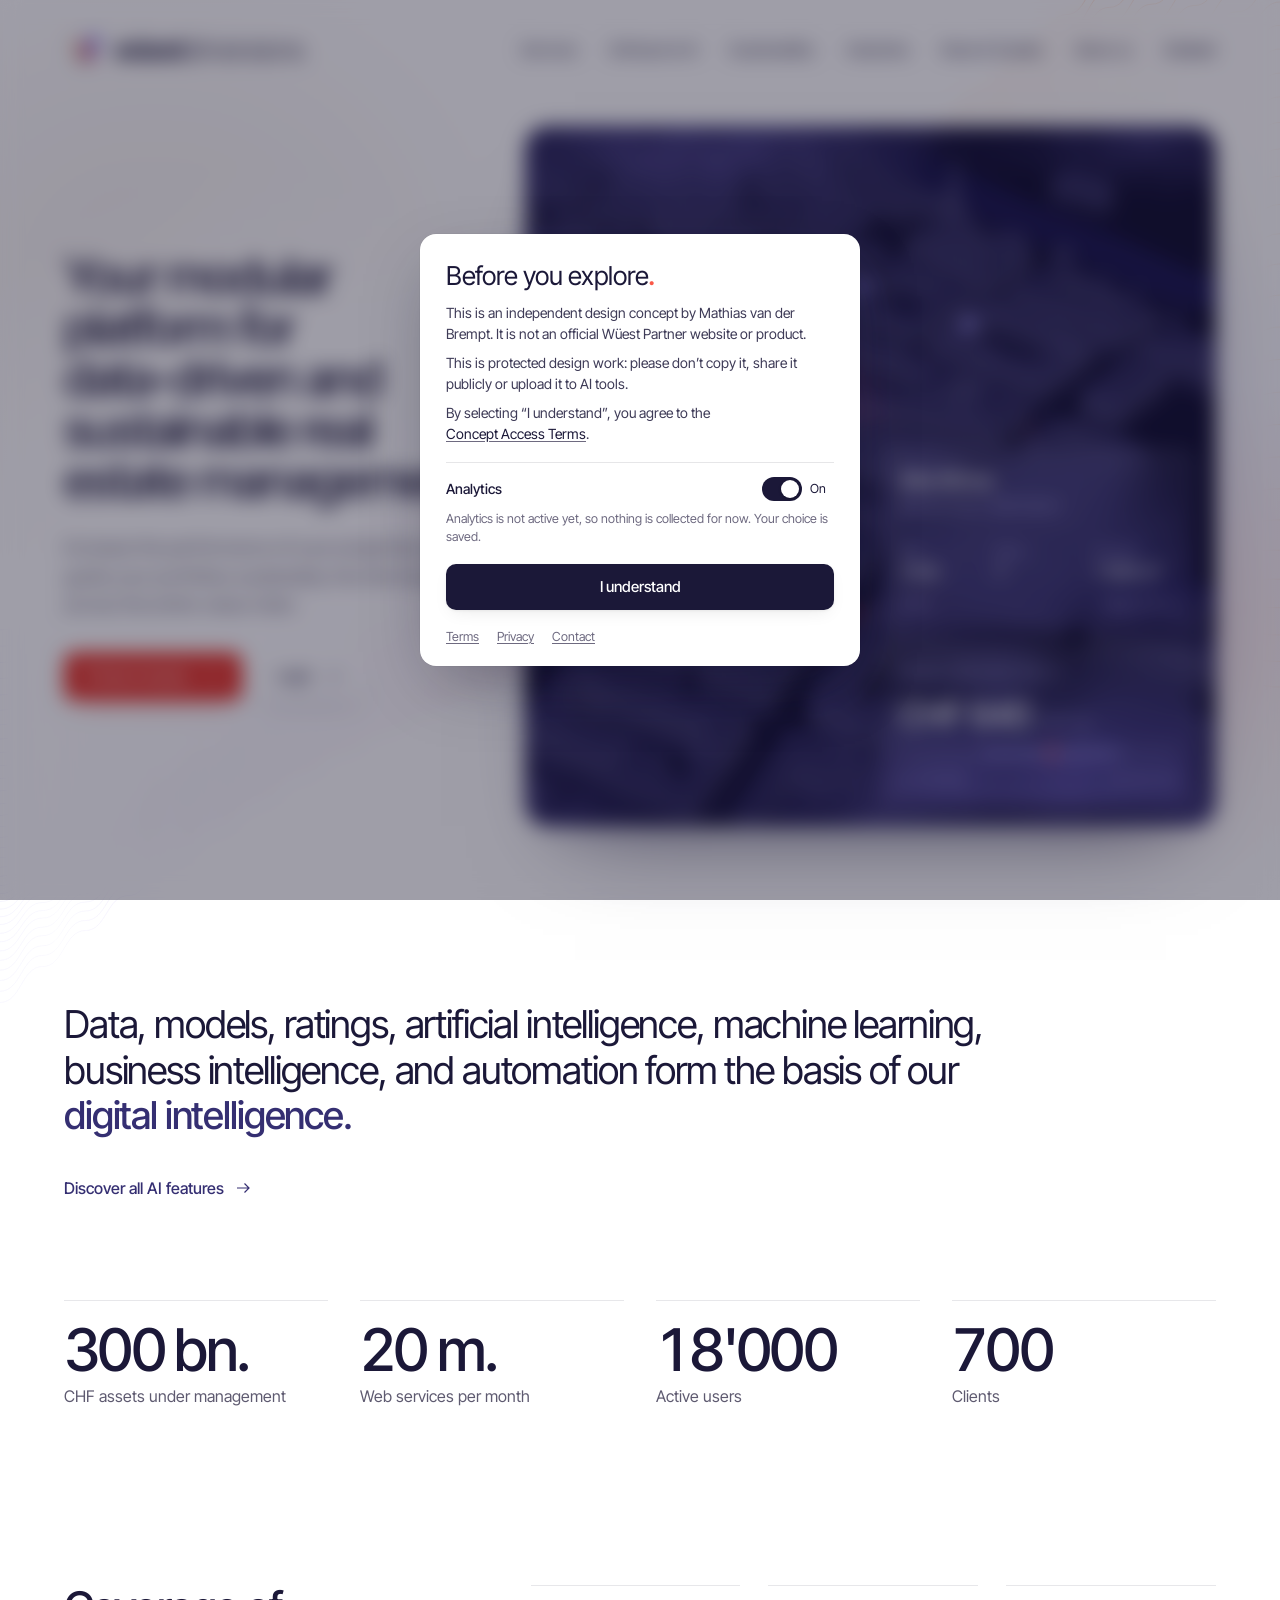
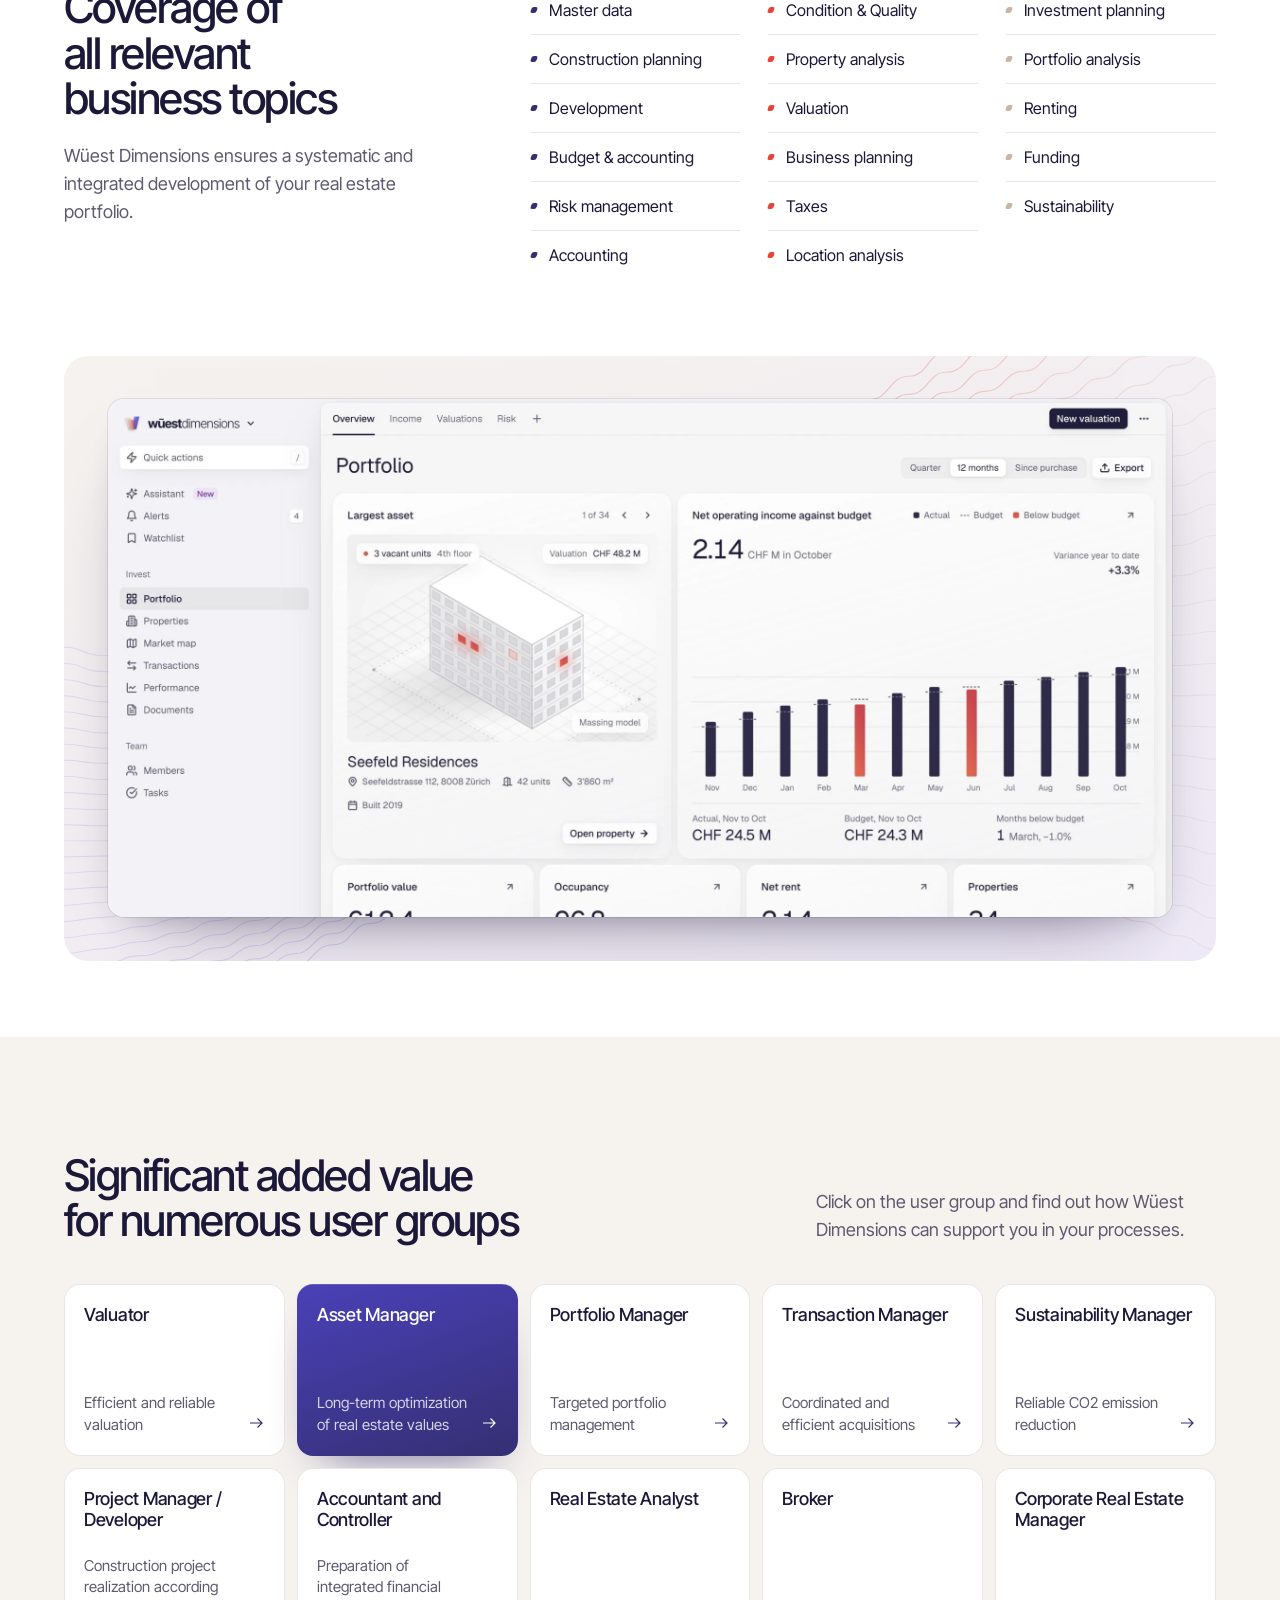
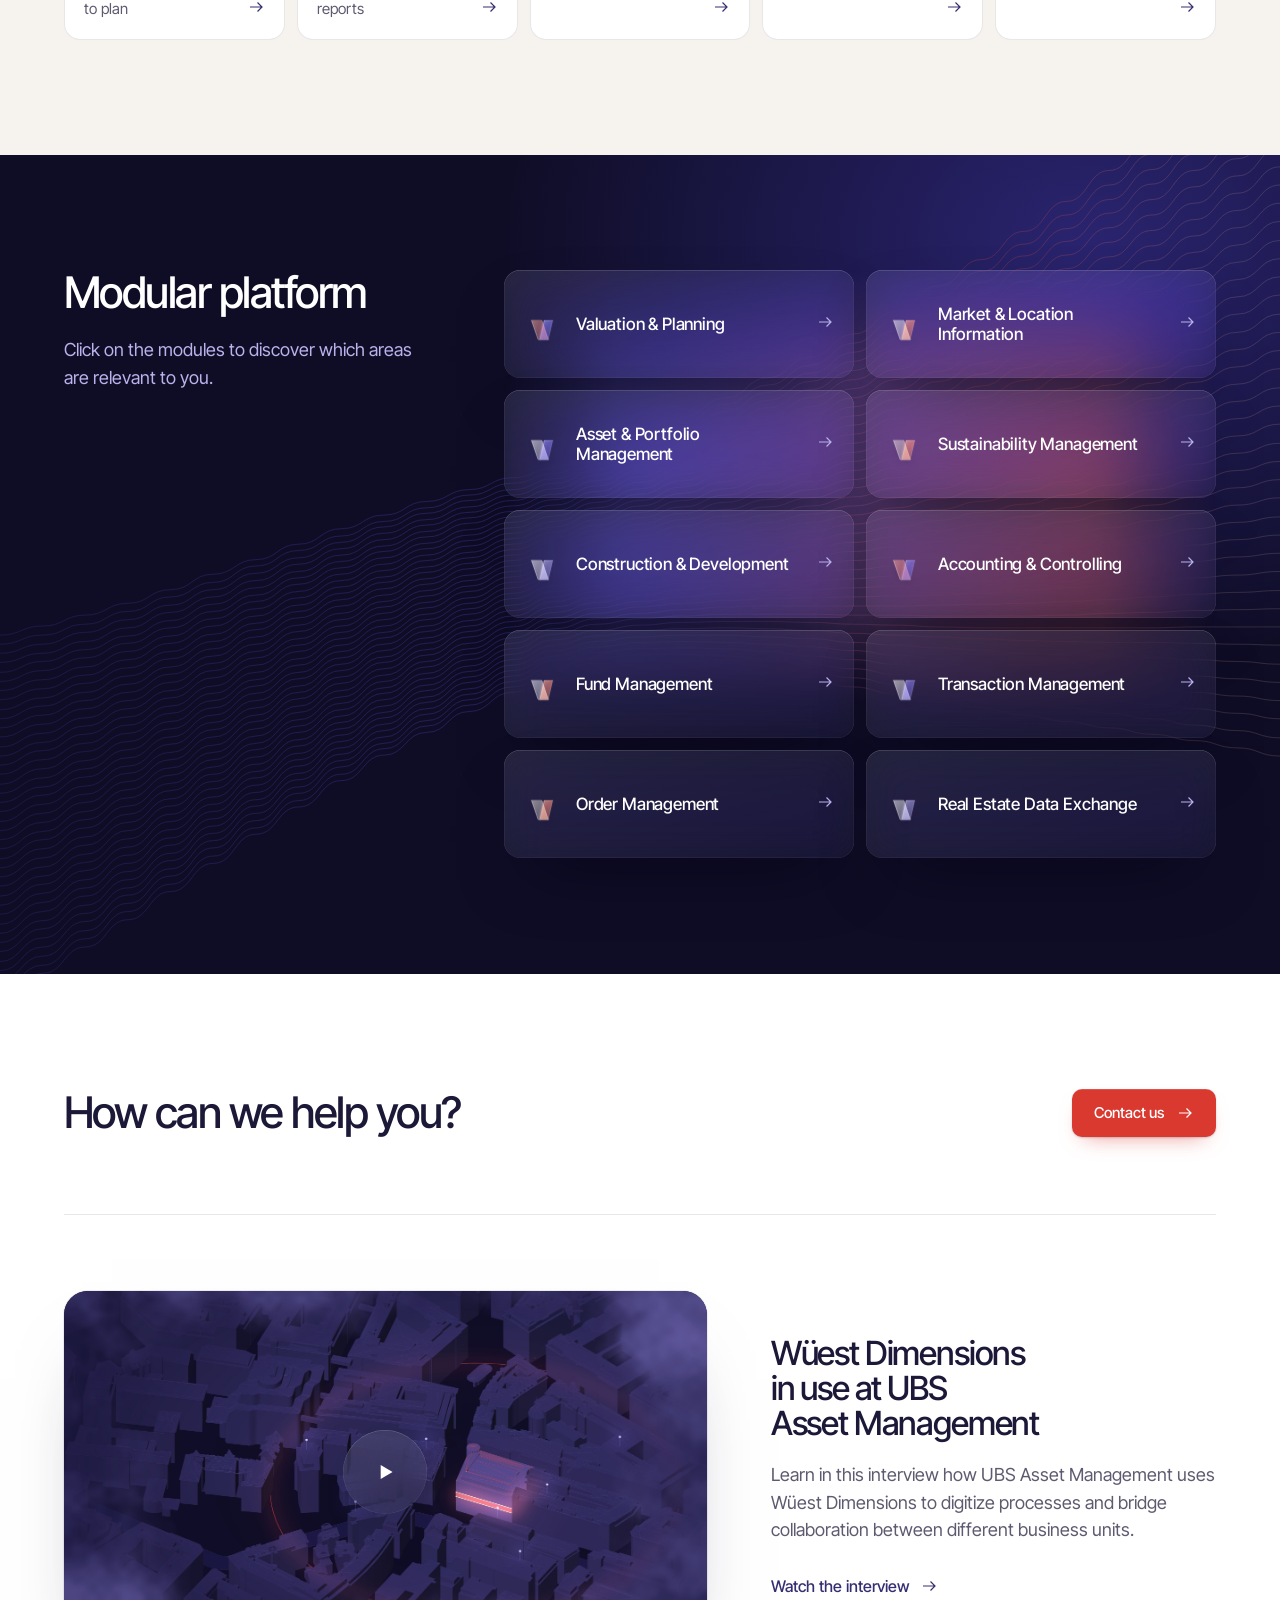
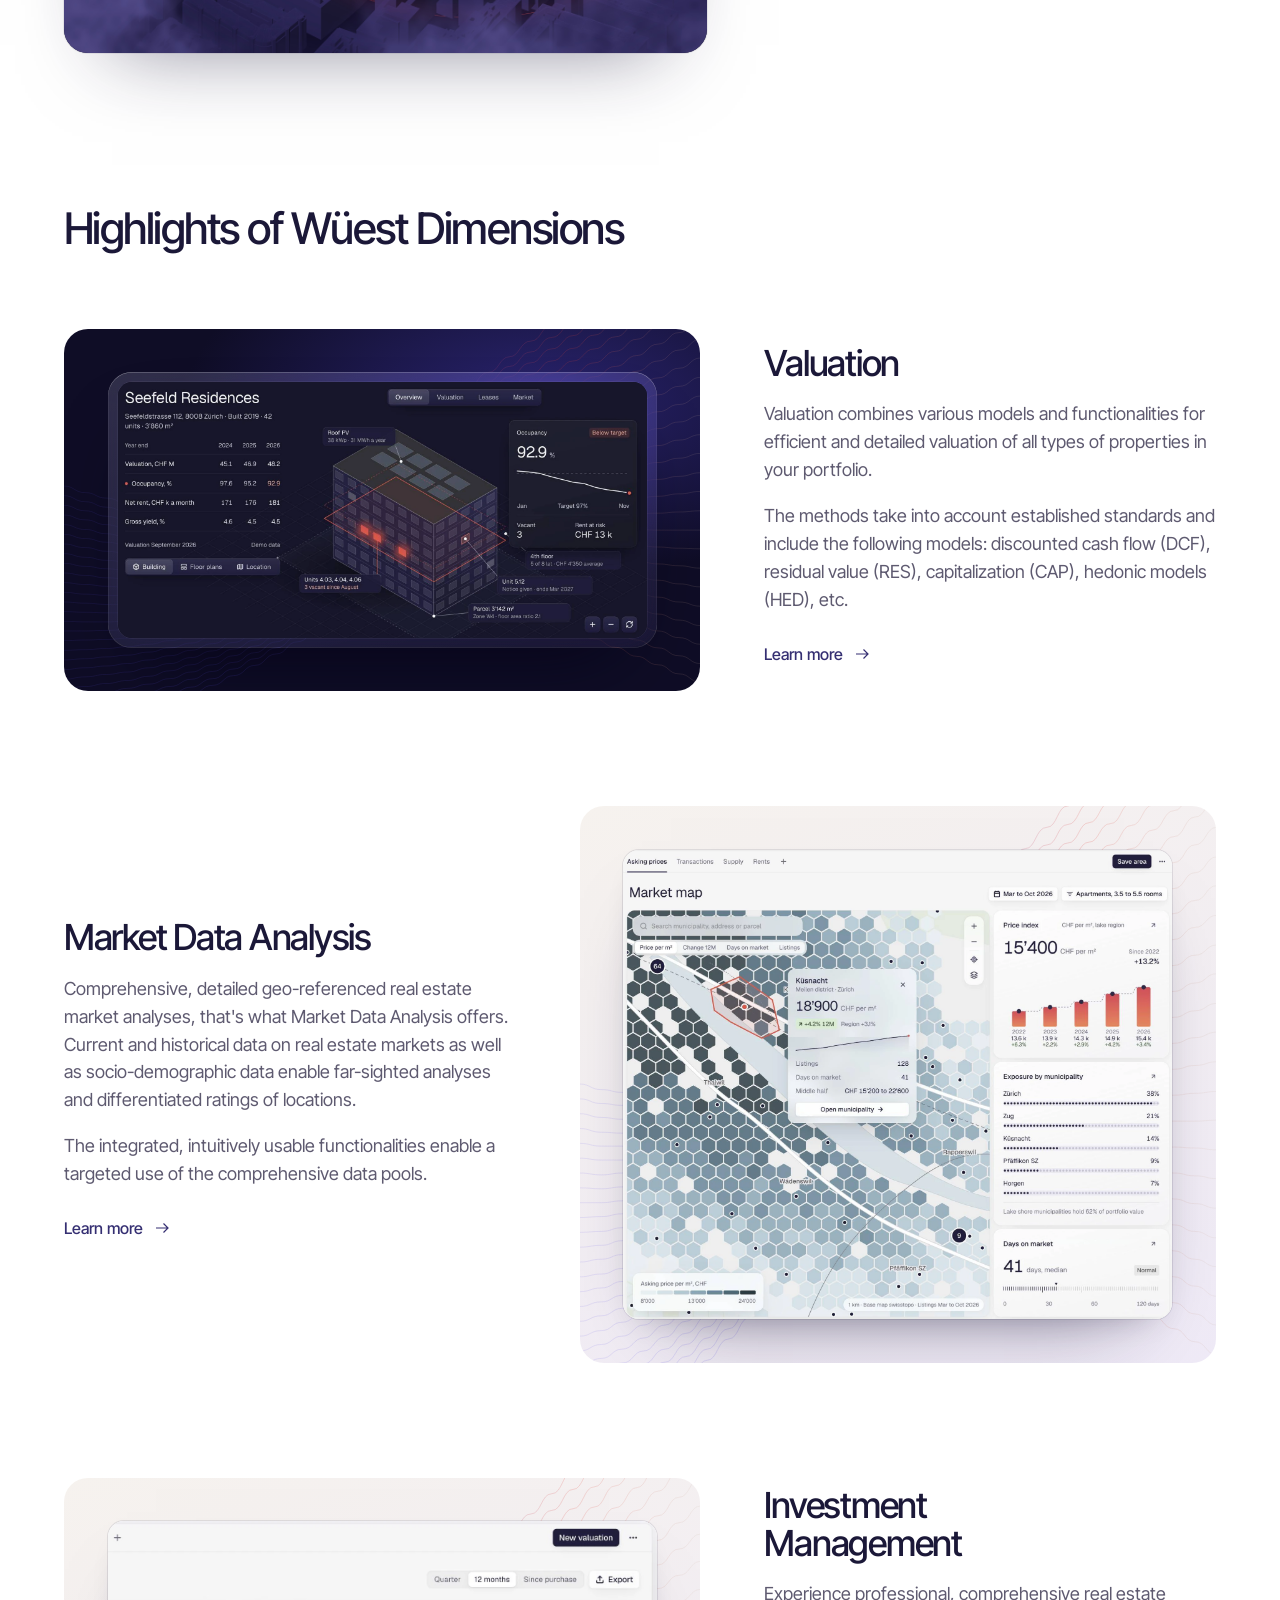
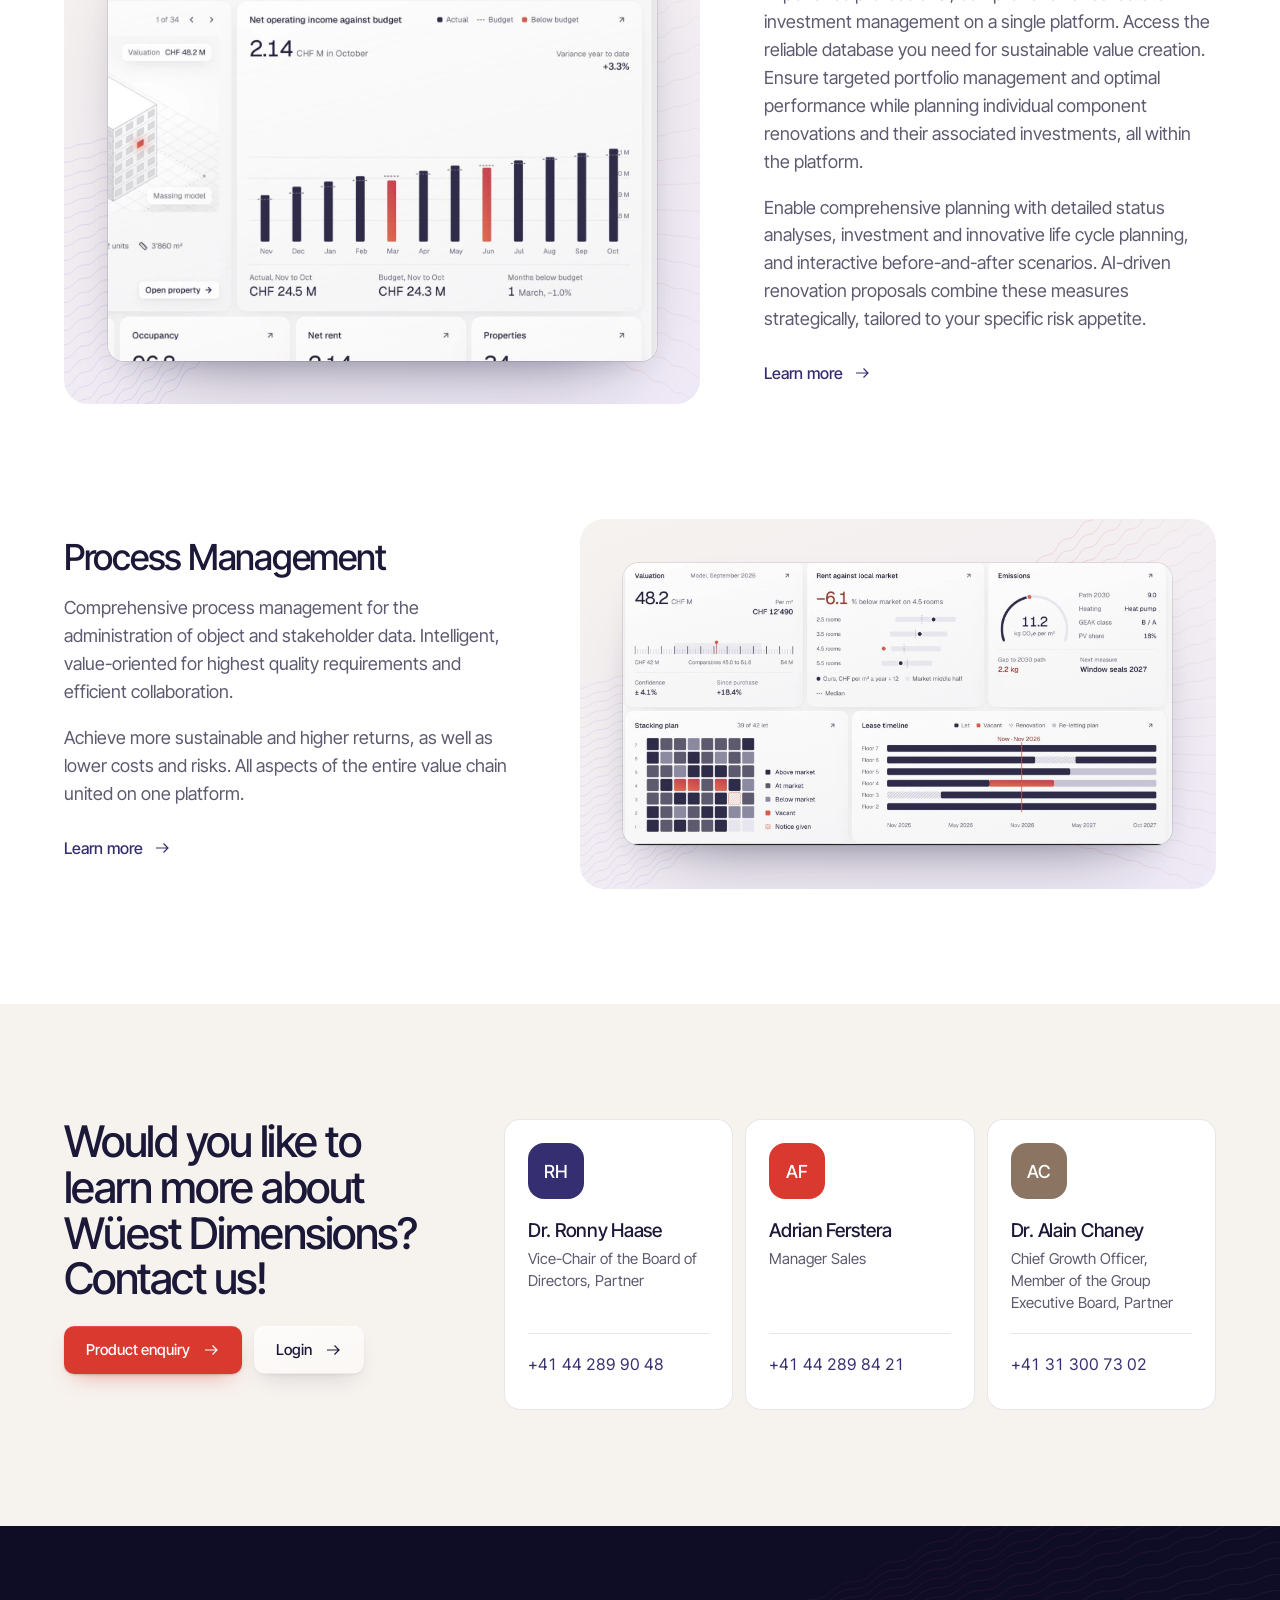
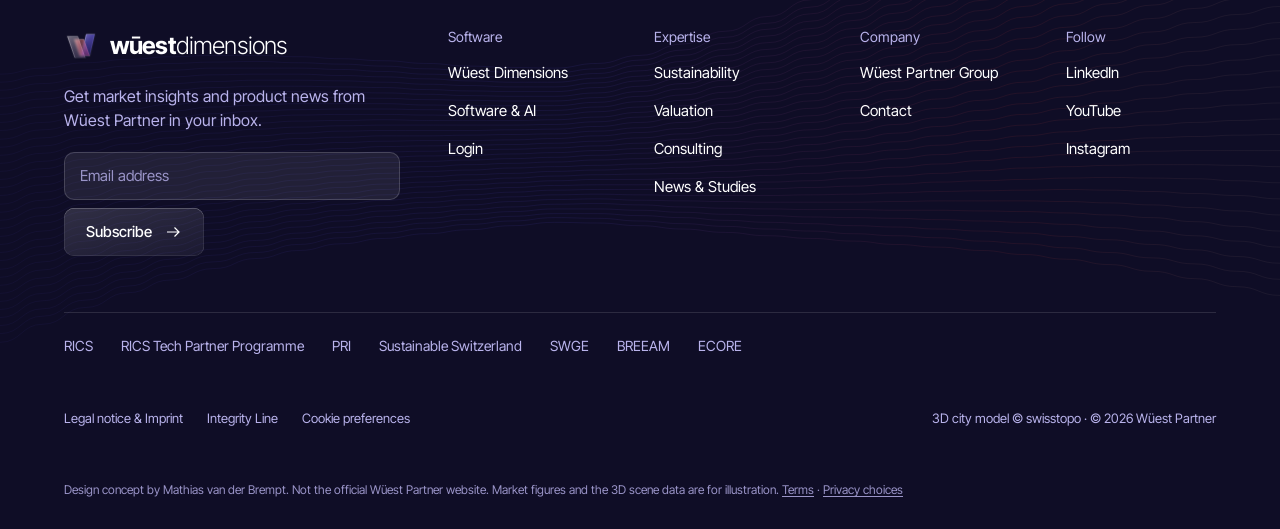
<file: index.html>
<!doctype html><html lang='en'><head><meta charset='utf-8'><meta name='viewport' content='width=device-width, initial-scale=1'><meta name='robots' content='noindex, nofollow'><title>Wüest Dimensions, design concept</title>
<link href="https://fonts.googleapis.com/css2?family=Inter+Tight:wght@300;400;500;600;700&amp;display=swap" rel="stylesheet">
<style>
body{margin:0}
a{color:#352F72}a:hover{color:#24204F}
.wd-stage{perspective: 1200px}.wd-par{transform: translate3d(calc(var(--px, 0) * -14px), calc(var(--py, 0) * -10px), 0); transition: transform 1.2s cubic-bezier(.2,.7,.2,1); will-change: transform}.wd-scene{animation: wdIn 2.6s cubic-bezier(.2,.7,.2,1) both, wdDrift 30s ease-in-out 2.6s infinite alternate; transform-origin: 40% 50%}@keyframes wdIn{from{opacity: 0; transform: scale(1.12) translate(1.5%, 1%)} to{opacity: 1; transform: scale(1.04)}}@keyframes wdDrift{from{transform: scale(1.04) translate(0, 0)} to{transform: scale(1.07) translate(-1.2%, -0.8%)}}.wd-cards{transform: translate3d(calc(var(--px, 0) * 6px), calc(var(--py, 0) * 4px), 0); transition: transform 1.2s cubic-bezier(.2,.7,.2,1)}.wd-cards > section{animation: wdCard 1.1s cubic-bezier(.2,.7,.2,1) both}.wd-cards > section:nth-child(1){animation-delay: .9s}.wd-cards > section:nth-child(2){animation-delay: 1.1s}@keyframes wdCard{from{opacity: 0; transform: translateY(14px)} to{opacity: 1; transform: none}}@media (prefers-reduced-motion: reduce){.wd-scene,.wd-cards > section{animation: none}.wd-scene{transform: scale(1.04)}.wd-par,.wd-cards{transform: none !important; transition: none}}
@media (max-width: 760px){.wd-stage{height: auto !important}.wd-par{position: relative !important; inset: auto !important}.wd-stage img{position: relative !important; height: 320px !important}.wd-cards{position: static !important; width: auto !important; padding: 12px}.wd-status{position: static !important; padding: 0 12px 12px}}
input::placeholder{color: #9A94C8}
.wd-btn svg{transition: transform .15s ease}.wd-btn:hover svg{transform: translateX(4px)}@media (prefers-reduced-motion: reduce){.wd-btn svg{transition: none}}
</style>
<style>@media (max-width: 760px){.wd-stage{height: 460px !important}}</style><link rel="stylesheet" href="/gate/gate.css">
</head><body>
<div style="width: 100%; overflow-x: clip; background: #FFFFFF; color: #1B1838; font-family: 'Inter Tight', 'Helvetica Neue', Arial, sans-serif"><div style="position: relative; overflow: visible; width: 100%; min-height: 900px; background: #FFFFFF; color: #1B1838; font-family: 'Inter Tight', 'Helvetica Neue', Arial, sans-serif; display: flex; flex-direction: column"><div aria-hidden="true" style="position: absolute; inset: 0; pointer-events: none; background: radial-gradient(60% 55% at 70% 55%, rgba(97,82,232,0.10), rgba(97,82,232,0) 70%), radial-gradient(35% 40% at 92% 70%, rgba(229,68,58,0.08), rgba(229,68,58,0) 70%), radial-gradient(40% 50% at 12% 30%, rgba(201,181,164,0.16), rgba(201,181,164,0) 70%); "></div><svg class="wd-band" aria-hidden="true" viewBox="0 0 1440 1320" preserveAspectRatio="none" style="position: absolute; inset: 0; width: 100%; height: 100%; display: block; pointer-events: none; opacity: 0.9; height: calc(100% + 420px); z-index: 0; -webkit-mask-image: linear-gradient(to bottom, #000 0, #000 calc(100% - 480px), transparent 100%); mask-image: linear-gradient(to bottom, #000 0, #000 calc(100% - 480px), transparent 100%)"><defs><linearGradient id="wdhg" x1="0" y1="0" x2="1" y2="0"><stop offset="0" stop-color="#6152E8" stop-opacity="0.32"/><stop offset="0.24" stop-color="#8E4FE0" stop-opacity="0.45"/><stop offset="0.42" stop-color="#F0506A" stop-opacity="0.55"/><stop offset="0.58" stop-color="#FF7A2E" stop-opacity="0.6"/><stop offset="1" stop-color="#FF8A2E" stop-opacity="0.5"/></linearGradient><linearGradient id="wdhm" gradientUnits="userSpaceOnUse" x1="0" y1="0" x2="1440" y2="0" spreadMethod="repeat"><stop offset="0" stop-color="#fff" stop-opacity="1"/><stop offset="0.35" stop-color="#fff" stop-opacity="0.9"/><stop offset="0.6" stop-color="#fff" stop-opacity="0.12"/><stop offset="0.82" stop-color="#fff" stop-opacity="0.9"/><stop offset="1" stop-color="#fff" stop-opacity="1"/><animateTransform attributeName="gradientTransform" type="translate" from="0 0" to="1440 0" dur="21s" repeatCount="indefinite"/></linearGradient><mask id="wdhk" maskUnits="userSpaceOnUse" x="0" y="0" width="1440" height="1320"><rect x="0" y="-400" width="1440" height="2120" fill="url(#wdhm)"/></mask></defs><g fill="none" stroke="url(#wdhg)" stroke-width="0.9" vector-effect="non-scaling-stroke" mask="url(#wdhk)"><path d="M0,600 C24,600 24,601 48,601 C72,601 72,600 96,600 C120,600 120,599 144,599 C168,599 168,595 192,595 C216,595 216,590 240,590 C264,590 264,582 288,582 C312,582 312,571 336,571 C360,571 360,558 384,558 C408,558 408,543 432,543 C456,543 456,525 480,525 C504,525 504,505 528,505 C552,505 552,483 576,483 C600,483 600,459 624,459 C648,459 648,429 672,429 C696,429 696,394 720,394 C744,394 744,358 768,358 C792,358 792,321 816,321 C840,321 840,285 864,285 C888,285 888,248 912,248 C936,248 936,212 960,212 C984,212 984,176 1008,176 C1032,176 1032,140 1056,140 C1080,140 1080,104 1104,104 C1128,104 1128,68 1152,68 C1176,68 1176,32 1200,32 C1224,32 1224,-6 1248,-6 C1272,-6 1272,-44 1296,-44 C1320,-44 1320,-83 1344,-83 C1368,-83 1368,-123 1392,-123 C1416,-123 1416,-165 1440,-165"><animate attributeName="d" dur="26s" begin="-0.00s" repeatCount="indefinite" calcMode="spline" keyTimes="0;0.33;0.66;1" keySplines="0.45 0 0.55 1;0.45 0 0.55 1;0.45 0 0.55 1" values="M0,600 C24,600 24,601 48,601 C72,601 72,600 96,600 C120,600 120,599 144,599 C168,599 168,595 192,595 C216,595 216,590 240,590 C264,590 264,582 288,582 C312,582 312,571 336,571 C360,571 360,558 384,558 C408,558 408,543 432,543 C456,543 456,525 480,525 C504,525 504,505 528,505 C552,505 552,483 576,483 C600,483 600,459 624,459 C648,459 648,429 672,429 C696,429 696,394 720,394 C744,394 744,358 768,358 C792,358 792,321 816,321 C840,321 840,285 864,285 C888,285 888,248 912,248 C936,248 936,212 960,212 C984,212 984,176 1008,176 C1032,176 1032,140 1056,140 C1080,140 1080,104 1104,104 C1128,104 1128,68 1152,68 C1176,68 1176,32 1200,32 C1224,32 1224,-6 1248,-6 C1272,-6 1272,-44 1296,-44 C1320,-44 1320,-83 1344,-83 C1368,-83 1368,-123 1392,-123 C1416,-123 1416,-165 1440,-165;M0,658 C24,658 24,647 48,647 C72,647 72,633 96,633 C120,633 120,616 144,616 C168,616 168,598 192,598 C216,598 216,577 240,577 C264,577 264,555 288,555 C312,555 312,531 336,531 C360,531 360,507 384,507 C408,507 408,483 432,483 C456,483 456,458 480,458 C504,458 504,435 528,435 C552,435 552,412 576,412 C600,412 600,389 624,389 C648,389 648,362 672,362 C696,362 696,332 720,332 C744,332 744,301 768,301 C792,301 792,270 816,270 C840,270 840,239 864,239 C888,239 888,208 912,208 C936,208 936,175 960,175 C984,175 984,142 1008,142 C1032,142 1032,108 1056,108 C1080,108 1080,73 1104,73 C1128,73 1128,36 1152,36 C1176,36 1176,-2 1200,-2 C1224,-2 1224,-42 1248,-42 C1272,-42 1272,-84 1296,-84 C1320,-84 1320,-127 1344,-127 C1368,-127 1368,-170 1392,-170 C1416,-170 1416,-215 1440,-215;M0,602 C24,602 24,584 48,584 C72,584 72,565 96,565 C120,565 120,547 144,547 C168,547 168,529 192,529 C216,529 216,513 240,513 C264,513 264,498 288,498 C312,498 312,485 336,485 C360,485 360,473 384,473 C408,473 408,463 432,463 C456,463 456,455 480,455 C504,455 504,448 528,448 C552,448 552,441 576,441 C600,441 600,434 624,434 C648,434 648,420 672,420 C696,420 696,403 720,403 C744,403 744,382 768,382 C792,382 792,359 816,359 C840,359 840,334 864,334 C888,334 888,307 912,307 C936,307 936,277 960,277 C984,277 984,245 1008,245 C1032,245 1032,210 1056,210 C1080,210 1080,175 1104,175 C1128,175 1128,137 1152,137 C1176,137 1176,98 1200,98 C1224,98 1224,59 1248,59 C1272,59 1272,19 1296,19 C1320,19 1320,-21 1344,-21 C1368,-21 1368,-62 1392,-62 C1416,-62 1416,-102 1440,-102;M0,600 C24,600 24,601 48,601 C72,601 72,600 96,600 C120,600 120,599 144,599 C168,599 168,595 192,595 C216,595 216,590 240,590 C264,590 264,582 288,582 C312,582 312,571 336,571 C360,571 360,558 384,558 C408,558 408,543 432,543 C456,543 456,525 480,525 C504,525 504,505 528,505 C552,505 552,483 576,483 C600,483 600,459 624,459 C648,459 648,429 672,429 C696,429 696,394 720,394 C744,394 744,358 768,358 C792,358 792,321 816,321 C840,321 840,285 864,285 C888,285 888,248 912,248 C936,248 936,212 960,212 C984,212 984,176 1008,176 C1032,176 1032,140 1056,140 C1080,140 1080,104 1104,104 C1128,104 1128,68 1152,68 C1176,68 1176,32 1200,32 C1224,32 1224,-6 1248,-6 C1272,-6 1272,-44 1296,-44 C1320,-44 1320,-83 1344,-83 C1368,-83 1368,-123 1392,-123 C1416,-123 1416,-165 1440,-165"/></path><path d="M0,612 C24,612 24,612 48,612 C72,612 72,611 96,611 C120,611 120,609 144,609 C168,609 168,605 192,605 C216,605 216,599 240,599 C264,599 264,591 288,591 C312,591 312,580 336,580 C360,580 360,567 384,567 C408,567 408,551 432,551 C456,551 456,532 480,532 C504,532 504,512 528,512 C552,512 552,490 576,490 C600,490 600,466 624,466 C648,466 648,436 672,436 C696,436 696,402 720,402 C744,402 744,366 768,366 C792,366 792,331 816,331 C840,331 840,295 864,295 C888,295 888,259 912,259 C936,259 936,223 960,223 C984,223 984,188 1008,188 C1032,188 1032,154 1056,154 C1080,154 1080,119 1104,119 C1128,119 1128,84 1152,84 C1176,84 1176,49 1200,49 C1224,49 1224,13 1248,13 C1272,13 1272,-24 1296,-24 C1320,-24 1320,-61 1344,-61 C1368,-61 1368,-100 1392,-100 C1416,-100 1416,-141 1440,-141"><animate attributeName="d" dur="26s" begin="-0.37s" repeatCount="indefinite" calcMode="spline" keyTimes="0;0.33;0.66;1" keySplines="0.45 0 0.55 1;0.45 0 0.55 1;0.45 0 0.55 1" values="M0,612 C24,612 24,612 48,612 C72,612 72,611 96,611 C120,611 120,609 144,609 C168,609 168,605 192,605 C216,605 216,599 240,599 C264,599 264,591 288,591 C312,591 312,580 336,580 C360,580 360,567 384,567 C408,567 408,551 432,551 C456,551 456,532 480,532 C504,532 504,512 528,512 C552,512 552,490 576,490 C600,490 600,466 624,466 C648,466 648,436 672,436 C696,436 696,402 720,402 C744,402 744,366 768,366 C792,366 792,331 816,331 C840,331 840,295 864,295 C888,295 888,259 912,259 C936,259 936,223 960,223 C984,223 984,188 1008,188 C1032,188 1032,154 1056,154 C1080,154 1080,119 1104,119 C1128,119 1128,84 1152,84 C1176,84 1176,49 1200,49 C1224,49 1224,13 1248,13 C1272,13 1272,-24 1296,-24 C1320,-24 1320,-61 1344,-61 C1368,-61 1368,-100 1392,-100 C1416,-100 1416,-141 1440,-141;M0,670 C24,670 24,658 48,658 C72,658 72,644 96,644 C120,644 120,627 144,627 C168,627 168,608 192,608 C216,608 216,587 240,587 C264,587 264,564 288,564 C312,564 312,540 336,540 C360,540 360,515 384,515 C408,515 408,491 432,491 C456,491 456,466 480,466 C504,466 504,442 528,442 C552,442 552,419 576,419 C600,419 600,396 624,396 C648,396 648,369 672,369 C696,369 696,339 720,339 C744,339 744,309 768,309 C792,309 792,279 816,279 C840,279 840,249 864,249 C888,249 888,218 912,218 C936,218 936,187 960,187 C984,187 984,155 1008,155 C1032,155 1032,122 1056,122 C1080,122 1080,88 1104,88 C1128,88 1128,52 1152,52 C1176,52 1176,15 1200,15 C1224,15 1224,-24 1248,-24 C1272,-24 1272,-64 1296,-64 C1320,-64 1320,-105 1344,-105 C1368,-105 1368,-148 1392,-148 C1416,-148 1416,-191 1440,-191;M0,614 C24,614 24,595 48,595 C72,595 72,576 96,576 C120,576 120,557 144,557 C168,557 168,539 192,539 C216,539 216,522 240,522 C264,522 264,507 288,507 C312,507 312,493 336,493 C360,493 360,482 384,482 C408,482 408,471 432,471 C456,471 456,463 480,463 C504,463 504,455 528,455 C552,455 552,448 576,448 C600,448 600,440 624,440 C648,440 648,428 672,428 C696,428 696,410 720,410 C744,410 744,391 768,391 C792,391 792,369 816,369 C840,369 840,344 864,344 C888,344 888,318 912,318 C936,318 936,289 960,289 C984,289 984,257 1008,257 C1032,257 1032,224 1056,224 C1080,224 1080,189 1104,189 C1128,189 1128,153 1152,153 C1176,153 1176,116 1200,116 C1224,116 1224,77 1248,77 C1272,77 1272,39 1296,39 C1320,39 1320,-0 1344,-0 C1368,-0 1368,-39 1392,-39 C1416,-39 1416,-78 1440,-78;M0,612 C24,612 24,612 48,612 C72,612 72,611 96,611 C120,611 120,609 144,609 C168,609 168,605 192,605 C216,605 216,599 240,599 C264,599 264,591 288,591 C312,591 312,580 336,580 C360,580 360,567 384,567 C408,567 408,551 432,551 C456,551 456,532 480,532 C504,532 504,512 528,512 C552,512 552,490 576,490 C600,490 600,466 624,466 C648,466 648,436 672,436 C696,436 696,402 720,402 C744,402 744,366 768,366 C792,366 792,331 816,331 C840,331 840,295 864,295 C888,295 888,259 912,259 C936,259 936,223 960,223 C984,223 984,188 1008,188 C1032,188 1032,154 1056,154 C1080,154 1080,119 1104,119 C1128,119 1128,84 1152,84 C1176,84 1176,49 1200,49 C1224,49 1224,13 1248,13 C1272,13 1272,-24 1296,-24 C1320,-24 1320,-61 1344,-61 C1368,-61 1368,-100 1392,-100 C1416,-100 1416,-141 1440,-141"/></path><path d="M0,624 C24,624 24,624 48,624 C72,624 72,622 96,622 C120,622 120,620 144,620 C168,620 168,616 192,616 C216,616 216,609 240,609 C264,609 264,600 288,600 C312,600 312,589 336,589 C360,589 360,575 384,575 C408,575 408,559 432,559 C456,559 456,540 480,540 C504,540 504,519 528,519 C552,519 552,497 576,497 C600,497 600,473 624,473 C648,473 648,443 672,443 C696,443 696,410 720,410 C744,410 744,375 768,375 C792,375 792,340 816,340 C840,340 840,304 864,304 C888,304 888,270 912,270 C936,270 936,235 960,235 C984,235 984,201 1008,201 C1032,201 1032,167 1056,167 C1080,167 1080,134 1104,134 C1128,134 1128,100 1152,100 C1176,100 1176,66 1200,66 C1224,66 1224,32 1248,32 C1272,32 1272,-4 1296,-4 C1320,-4 1320,-40 1344,-40 C1368,-40 1368,-78 1392,-78 C1416,-78 1416,-117 1440,-117"><animate attributeName="d" dur="26s" begin="-0.74s" repeatCount="indefinite" calcMode="spline" keyTimes="0;0.33;0.66;1" keySplines="0.45 0 0.55 1;0.45 0 0.55 1;0.45 0 0.55 1" values="M0,624 C24,624 24,624 48,624 C72,624 72,622 96,622 C120,622 120,620 144,620 C168,620 168,616 192,616 C216,616 216,609 240,609 C264,609 264,600 288,600 C312,600 312,589 336,589 C360,589 360,575 384,575 C408,575 408,559 432,559 C456,559 456,540 480,540 C504,540 504,519 528,519 C552,519 552,497 576,497 C600,497 600,473 624,473 C648,473 648,443 672,443 C696,443 696,410 720,410 C744,410 744,375 768,375 C792,375 792,340 816,340 C840,340 840,304 864,304 C888,304 888,270 912,270 C936,270 936,235 960,235 C984,235 984,201 1008,201 C1032,201 1032,167 1056,167 C1080,167 1080,134 1104,134 C1128,134 1128,100 1152,100 C1176,100 1176,66 1200,66 C1224,66 1224,32 1248,32 C1272,32 1272,-4 1296,-4 C1320,-4 1320,-40 1344,-40 C1368,-40 1368,-78 1392,-78 C1416,-78 1416,-117 1440,-117;M0,682 C24,682 24,670 48,670 C72,670 72,655 96,655 C120,655 120,638 144,638 C168,638 168,618 192,618 C216,618 216,596 240,596 C264,596 264,573 288,573 C312,573 312,549 336,549 C360,549 360,524 384,524 C408,524 408,499 432,499 C456,499 456,474 480,474 C504,474 504,449 528,449 C552,449 552,426 576,426 C600,426 600,403 624,403 C648,403 648,376 672,376 C696,376 696,347 720,347 C744,347 744,318 768,318 C792,318 792,288 816,288 C840,288 840,259 864,259 C888,259 888,229 912,229 C936,229 936,199 960,199 C984,199 984,168 1008,168 C1032,168 1032,136 1056,136 C1080,136 1080,103 1104,103 C1128,103 1128,68 1152,68 C1176,68 1176,32 1200,32 C1224,32 1224,-5 1248,-5 C1272,-5 1272,-44 1296,-44 C1320,-44 1320,-84 1344,-84 C1368,-84 1368,-125 1392,-125 C1416,-125 1416,-167 1440,-167;M0,627 C24,627 24,607 48,607 C72,607 72,587 96,587 C120,587 120,568 144,568 C168,568 168,549 192,549 C216,549 216,532 240,532 C264,532 264,516 288,516 C312,516 312,502 336,502 C360,502 360,490 384,490 C408,490 408,479 432,479 C456,479 456,470 480,470 C504,470 504,462 528,462 C552,462 552,455 576,455 C600,455 600,447 624,447 C648,447 648,435 672,435 C696,435 696,418 720,418 C744,418 744,399 768,399 C792,399 792,378 816,378 C840,378 840,354 864,354 C888,354 888,328 912,328 C936,328 936,300 960,300 C984,300 984,270 1008,270 C1032,270 1032,238 1056,238 C1080,238 1080,204 1104,204 C1128,204 1128,169 1152,169 C1176,169 1176,133 1200,133 C1224,133 1224,96 1248,96 C1272,96 1272,59 1296,59 C1320,59 1320,21 1344,21 C1368,21 1368,-17 1392,-17 C1416,-17 1416,-54 1440,-54;M0,624 C24,624 24,624 48,624 C72,624 72,622 96,622 C120,622 120,620 144,620 C168,620 168,616 192,616 C216,616 216,609 240,609 C264,609 264,600 288,600 C312,600 312,589 336,589 C360,589 360,575 384,575 C408,575 408,559 432,559 C456,559 456,540 480,540 C504,540 504,519 528,519 C552,519 552,497 576,497 C600,497 600,473 624,473 C648,473 648,443 672,443 C696,443 696,410 720,410 C744,410 744,375 768,375 C792,375 792,340 816,340 C840,340 840,304 864,304 C888,304 888,270 912,270 C936,270 936,235 960,235 C984,235 984,201 1008,201 C1032,201 1032,167 1056,167 C1080,167 1080,134 1104,134 C1128,134 1128,100 1152,100 C1176,100 1176,66 1200,66 C1224,66 1224,32 1248,32 C1272,32 1272,-4 1296,-4 C1320,-4 1320,-40 1344,-40 C1368,-40 1368,-78 1392,-78 C1416,-78 1416,-117 1440,-117"/></path><path d="M0,636 C24,636 24,635 48,635 C72,635 72,634 96,634 C120,634 120,630 144,630 C168,630 168,626 192,626 C216,626 216,619 240,619 C264,619 264,609 288,609 C312,609 312,598 336,598 C360,598 360,583 384,583 C408,583 408,567 432,567 C456,567 456,548 480,548 C504,548 504,527 528,527 C552,527 552,504 576,504 C600,504 600,480 624,480 C648,480 648,450 672,450 C696,450 696,417 720,417 C744,417 744,383 768,383 C792,383 792,349 816,349 C840,349 840,314 864,314 C888,314 888,280 912,280 C936,280 936,247 960,247 C984,247 984,214 1008,214 C1032,214 1032,181 1056,181 C1080,181 1080,149 1104,149 C1128,149 1128,116 1152,116 C1176,116 1176,84 1200,84 C1224,84 1224,50 1248,50 C1272,50 1272,16 1296,16 C1320,16 1320,-19 1344,-19 C1368,-19 1368,-55 1392,-55 C1416,-55 1416,-93 1440,-93"><animate attributeName="d" dur="26s" begin="-1.11s" repeatCount="indefinite" calcMode="spline" keyTimes="0;0.33;0.66;1" keySplines="0.45 0 0.55 1;0.45 0 0.55 1;0.45 0 0.55 1" values="M0,636 C24,636 24,635 48,635 C72,635 72,634 96,634 C120,634 120,630 144,630 C168,630 168,626 192,626 C216,626 216,619 240,619 C264,619 264,609 288,609 C312,609 312,598 336,598 C360,598 360,583 384,583 C408,583 408,567 432,567 C456,567 456,548 480,548 C504,548 504,527 528,527 C552,527 552,504 576,504 C600,504 600,480 624,480 C648,480 648,450 672,450 C696,450 696,417 720,417 C744,417 744,383 768,383 C792,383 792,349 816,349 C840,349 840,314 864,314 C888,314 888,280 912,280 C936,280 936,247 960,247 C984,247 984,214 1008,214 C1032,214 1032,181 1056,181 C1080,181 1080,149 1104,149 C1128,149 1128,116 1152,116 C1176,116 1176,84 1200,84 C1224,84 1224,50 1248,50 C1272,50 1272,16 1296,16 C1320,16 1320,-19 1344,-19 C1368,-19 1368,-55 1392,-55 C1416,-55 1416,-93 1440,-93;M0,694 C24,694 24,682 48,682 C72,682 72,666 96,666 C120,666 120,648 144,648 C168,648 168,628 192,628 C216,628 216,606 240,606 C264,606 264,582 288,582 C312,582 312,557 336,557 C360,557 360,532 384,532 C408,532 408,507 432,507 C456,507 456,481 480,481 C504,481 504,457 528,457 C552,457 552,433 576,433 C600,433 600,410 624,410 C648,410 648,383 672,383 C696,383 696,355 720,355 C744,355 744,326 768,326 C792,326 792,297 816,297 C840,297 840,269 864,269 C888,269 888,240 912,240 C936,240 936,211 960,211 C984,211 984,181 1008,181 C1032,181 1032,150 1056,150 C1080,150 1080,118 1104,118 C1128,118 1128,84 1152,84 C1176,84 1176,49 1200,49 C1224,49 1224,13 1248,13 C1272,13 1272,-24 1296,-24 C1320,-24 1320,-63 1344,-63 C1368,-63 1368,-103 1392,-103 C1416,-103 1416,-143 1440,-143;M0,639 C24,639 24,619 48,619 C72,619 72,598 96,598 C120,598 120,578 144,578 C168,578 168,559 192,559 C216,559 216,542 240,542 C264,542 264,525 288,525 C312,525 312,511 336,511 C360,511 360,498 384,498 C408,498 408,487 432,487 C456,487 456,478 480,478 C504,478 504,470 528,470 C552,470 552,462 576,462 C600,462 600,454 624,454 C648,454 648,442 672,442 C696,442 696,426 720,426 C744,426 744,407 768,407 C792,407 792,387 816,387 C840,387 840,364 864,364 C888,364 888,339 912,339 C936,339 936,312 960,312 C984,312 984,283 1008,283 C1032,283 1032,252 1056,252 C1080,252 1080,219 1104,219 C1128,219 1128,185 1152,185 C1176,185 1176,150 1200,150 C1224,150 1224,115 1248,115 C1272,115 1272,78 1296,78 C1320,78 1320,42 1344,42 C1368,42 1368,6 1392,6 C1416,6 1416,-30 1440,-30;M0,636 C24,636 24,635 48,635 C72,635 72,634 96,634 C120,634 120,630 144,630 C168,630 168,626 192,626 C216,626 216,619 240,619 C264,619 264,609 288,609 C312,609 312,598 336,598 C360,598 360,583 384,583 C408,583 408,567 432,567 C456,567 456,548 480,548 C504,548 504,527 528,527 C552,527 552,504 576,504 C600,504 600,480 624,480 C648,480 648,450 672,450 C696,450 696,417 720,417 C744,417 744,383 768,383 C792,383 792,349 816,349 C840,349 840,314 864,314 C888,314 888,280 912,280 C936,280 936,247 960,247 C984,247 984,214 1008,214 C1032,214 1032,181 1056,181 C1080,181 1080,149 1104,149 C1128,149 1128,116 1152,116 C1176,116 1176,84 1200,84 C1224,84 1224,50 1248,50 C1272,50 1272,16 1296,16 C1320,16 1320,-19 1344,-19 C1368,-19 1368,-55 1392,-55 C1416,-55 1416,-93 1440,-93"/></path><path d="M0,648 C24,648 24,647 48,647 C72,647 72,645 96,645 C120,645 120,641 144,641 C168,641 168,636 192,636 C216,636 216,628 240,628 C264,628 264,619 288,619 C312,619 312,606 336,606 C360,606 360,592 384,592 C408,592 408,575 432,575 C456,575 456,555 480,555 C504,555 504,534 528,534 C552,534 552,511 576,511 C600,511 600,487 624,487 C648,487 648,458 672,458 C696,458 696,425 720,425 C744,425 744,392 768,392 C792,392 792,358 816,358 C840,358 840,324 864,324 C888,324 888,291 912,291 C936,291 936,259 960,259 C984,259 984,227 1008,227 C1032,227 1032,195 1056,195 C1080,195 1080,164 1104,164 C1128,164 1128,132 1152,132 C1176,132 1176,101 1200,101 C1224,101 1224,69 1248,69 C1272,69 1272,36 1296,36 C1320,36 1320,2 1344,2 C1368,2 1368,-33 1392,-33 C1416,-33 1416,-69 1440,-69"><animate attributeName="d" dur="26s" begin="-1.48s" repeatCount="indefinite" calcMode="spline" keyTimes="0;0.33;0.66;1" keySplines="0.45 0 0.55 1;0.45 0 0.55 1;0.45 0 0.55 1" values="M0,648 C24,648 24,647 48,647 C72,647 72,645 96,645 C120,645 120,641 144,641 C168,641 168,636 192,636 C216,636 216,628 240,628 C264,628 264,619 288,619 C312,619 312,606 336,606 C360,606 360,592 384,592 C408,592 408,575 432,575 C456,575 456,555 480,555 C504,555 504,534 528,534 C552,534 552,511 576,511 C600,511 600,487 624,487 C648,487 648,458 672,458 C696,458 696,425 720,425 C744,425 744,392 768,392 C792,392 792,358 816,358 C840,358 840,324 864,324 C888,324 888,291 912,291 C936,291 936,259 960,259 C984,259 984,227 1008,227 C1032,227 1032,195 1056,195 C1080,195 1080,164 1104,164 C1128,164 1128,132 1152,132 C1176,132 1176,101 1200,101 C1224,101 1224,69 1248,69 C1272,69 1272,36 1296,36 C1320,36 1320,2 1344,2 C1368,2 1368,-33 1392,-33 C1416,-33 1416,-69 1440,-69;M0,707 C24,707 24,693 48,693 C72,693 72,677 96,677 C120,677 120,659 144,659 C168,659 168,638 192,638 C216,638 216,615 240,615 C264,615 264,591 288,591 C312,591 312,566 336,566 C360,566 360,540 384,540 C408,540 408,515 432,515 C456,515 456,489 480,489 C504,489 504,464 528,464 C552,464 552,440 576,440 C600,440 600,417 624,417 C648,417 648,391 672,391 C696,391 696,362 720,362 C744,362 744,334 768,334 C792,334 792,306 816,306 C840,306 840,279 864,279 C888,279 888,251 912,251 C936,251 936,222 960,222 C984,222 984,194 1008,194 C1032,194 1032,164 1056,164 C1080,164 1080,133 1104,133 C1128,133 1128,100 1152,100 C1176,100 1176,67 1200,67 C1224,67 1224,32 1248,32 C1272,32 1272,-4 1296,-4 C1320,-4 1320,-42 1344,-42 C1368,-42 1368,-80 1392,-80 C1416,-80 1416,-119 1440,-119;M0,651 C24,651 24,630 48,630 C72,630 72,609 96,609 C120,609 120,589 144,589 C168,589 168,569 192,569 C216,569 216,551 240,551 C264,551 264,535 288,535 C312,535 312,520 336,520 C360,520 360,507 384,507 C408,507 408,495 432,495 C456,495 456,486 480,486 C504,486 504,477 528,477 C552,477 552,469 576,469 C600,469 600,461 624,461 C648,461 648,449 672,449 C696,449 696,433 720,433 C744,433 744,416 768,416 C792,416 792,396 816,396 C840,396 840,374 864,374 C888,374 888,350 912,350 C936,350 936,324 960,324 C984,324 984,296 1008,296 C1032,296 1032,266 1056,266 C1080,266 1080,234 1104,234 C1128,234 1128,201 1152,201 C1176,201 1176,168 1200,168 C1224,168 1224,133 1248,133 C1272,133 1272,98 1296,98 C1320,98 1320,63 1344,63 C1368,63 1368,28 1392,28 C1416,28 1416,-6 1440,-6;M0,648 C24,648 24,647 48,647 C72,647 72,645 96,645 C120,645 120,641 144,641 C168,641 168,636 192,636 C216,636 216,628 240,628 C264,628 264,619 288,619 C312,619 312,606 336,606 C360,606 360,592 384,592 C408,592 408,575 432,575 C456,575 456,555 480,555 C504,555 504,534 528,534 C552,534 552,511 576,511 C600,511 600,487 624,487 C648,487 648,458 672,458 C696,458 696,425 720,425 C744,425 744,392 768,392 C792,392 792,358 816,358 C840,358 840,324 864,324 C888,324 888,291 912,291 C936,291 936,259 960,259 C984,259 984,227 1008,227 C1032,227 1032,195 1056,195 C1080,195 1080,164 1104,164 C1128,164 1128,132 1152,132 C1176,132 1176,101 1200,101 C1224,101 1224,69 1248,69 C1272,69 1272,36 1296,36 C1320,36 1320,2 1344,2 C1368,2 1368,-33 1392,-33 C1416,-33 1416,-69 1440,-69"/></path><path d="M0,661 C24,661 24,659 48,659 C72,659 72,656 96,656 C120,656 120,652 144,652 C168,652 168,646 192,646 C216,646 216,638 240,638 C264,638 264,628 288,628 C312,628 312,615 336,615 C360,615 360,600 384,600 C408,600 408,583 432,583 C456,583 456,563 480,563 C504,563 504,542 528,542 C552,542 552,518 576,518 C600,518 600,494 624,494 C648,494 648,465 672,465 C696,465 696,433 720,433 C744,433 744,400 768,400 C792,400 792,367 816,367 C840,367 840,334 864,334 C888,334 888,302 912,302 C936,302 936,270 960,270 C984,270 984,239 1008,239 C1032,239 1032,209 1056,209 C1080,209 1080,179 1104,179 C1128,179 1128,149 1152,149 C1176,149 1176,118 1200,118 C1224,118 1224,87 1248,87 C1272,87 1272,56 1296,56 C1320,56 1320,23 1344,23 C1368,23 1368,-10 1392,-10 C1416,-10 1416,-45 1440,-45"><animate attributeName="d" dur="26s" begin="-1.85s" repeatCount="indefinite" calcMode="spline" keyTimes="0;0.33;0.66;1" keySplines="0.45 0 0.55 1;0.45 0 0.55 1;0.45 0 0.55 1" values="M0,661 C24,661 24,659 48,659 C72,659 72,656 96,656 C120,656 120,652 144,652 C168,652 168,646 192,646 C216,646 216,638 240,638 C264,638 264,628 288,628 C312,628 312,615 336,615 C360,615 360,600 384,600 C408,600 408,583 432,583 C456,583 456,563 480,563 C504,563 504,542 528,542 C552,542 552,518 576,518 C600,518 600,494 624,494 C648,494 648,465 672,465 C696,465 696,433 720,433 C744,433 744,400 768,400 C792,400 792,367 816,367 C840,367 840,334 864,334 C888,334 888,302 912,302 C936,302 936,270 960,270 C984,270 984,239 1008,239 C1032,239 1032,209 1056,209 C1080,209 1080,179 1104,179 C1128,179 1128,149 1152,149 C1176,149 1176,118 1200,118 C1224,118 1224,87 1248,87 C1272,87 1272,56 1296,56 C1320,56 1320,23 1344,23 C1368,23 1368,-10 1392,-10 C1416,-10 1416,-45 1440,-45;M0,719 C24,719 24,705 48,705 C72,705 72,688 96,688 C120,688 120,669 144,669 C168,669 168,648 192,648 C216,648 216,625 240,625 C264,625 264,601 288,601 C312,601 312,575 336,575 C360,575 360,549 384,549 C408,549 408,523 432,523 C456,523 456,497 480,497 C504,497 504,472 528,472 C552,472 552,447 576,447 C600,447 600,424 624,424 C648,424 648,398 672,398 C696,398 696,370 720,370 C744,370 744,343 768,343 C792,343 792,316 816,316 C840,316 840,289 864,289 C888,289 888,262 912,262 C936,262 936,234 960,234 C984,234 984,206 1008,206 C1032,206 1032,178 1056,178 C1080,178 1080,148 1104,148 C1128,148 1128,117 1152,117 C1176,117 1176,84 1200,84 C1224,84 1224,50 1248,50 C1272,50 1272,15 1296,15 C1320,15 1320,-21 1344,-21 C1368,-21 1368,-58 1392,-58 C1416,-58 1416,-95 1440,-95;M0,663 C24,663 24,642 48,642 C72,642 72,620 96,620 C120,620 120,600 144,600 C168,600 168,580 192,580 C216,580 216,561 240,561 C264,561 264,544 288,544 C312,544 312,529 336,529 C360,529 360,515 384,515 C408,515 408,503 432,503 C456,503 456,493 480,493 C504,493 504,485 528,485 C552,485 552,476 576,476 C600,476 600,468 624,468 C648,468 648,456 672,456 C696,456 696,441 720,441 C744,441 744,424 768,424 C792,424 792,405 816,405 C840,405 840,384 864,384 C888,384 888,361 912,361 C936,361 936,336 960,336 C984,336 984,308 1008,308 C1032,308 1032,280 1056,280 C1080,280 1080,249 1104,249 C1128,249 1128,218 1152,218 C1176,218 1176,185 1200,185 C1224,185 1224,152 1248,152 C1272,152 1272,118 1296,118 C1320,118 1320,85 1344,85 C1368,85 1368,51 1392,51 C1416,51 1416,18 1440,18;M0,661 C24,661 24,659 48,659 C72,659 72,656 96,656 C120,656 120,652 144,652 C168,652 168,646 192,646 C216,646 216,638 240,638 C264,638 264,628 288,628 C312,628 312,615 336,615 C360,615 360,600 384,600 C408,600 408,583 432,583 C456,583 456,563 480,563 C504,563 504,542 528,542 C552,542 552,518 576,518 C600,518 600,494 624,494 C648,494 648,465 672,465 C696,465 696,433 720,433 C744,433 744,400 768,400 C792,400 792,367 816,367 C840,367 840,334 864,334 C888,334 888,302 912,302 C936,302 936,270 960,270 C984,270 984,239 1008,239 C1032,239 1032,209 1056,209 C1080,209 1080,179 1104,179 C1128,179 1128,149 1152,149 C1176,149 1176,118 1200,118 C1224,118 1224,87 1248,87 C1272,87 1272,56 1296,56 C1320,56 1320,23 1344,23 C1368,23 1368,-10 1392,-10 C1416,-10 1416,-45 1440,-45"/></path><path d="M0,673 C24,673 24,670 48,670 C72,670 72,667 96,667 C120,667 120,662 144,662 C168,662 168,656 192,656 C216,656 216,648 240,648 C264,648 264,637 288,637 C312,637 312,624 336,624 C360,624 360,608 384,608 C408,608 408,591 432,591 C456,591 456,571 480,571 C504,571 504,549 528,549 C552,549 552,526 576,526 C600,526 600,501 624,501 C648,501 648,472 672,472 C696,472 696,440 720,440 C744,440 744,408 768,408 C792,408 792,376 816,376 C840,376 840,344 864,344 C888,344 888,313 912,313 C936,313 936,282 960,282 C984,282 984,252 1008,252 C1032,252 1032,223 1056,223 C1080,223 1080,194 1104,194 C1128,194 1128,165 1152,165 C1176,165 1176,136 1200,136 C1224,136 1224,106 1248,106 C1272,106 1272,76 1296,76 C1320,76 1320,44 1344,44 C1368,44 1368,12 1392,12 C1416,12 1416,-21 1440,-21"><animate attributeName="d" dur="26s" begin="-2.22s" repeatCount="indefinite" calcMode="spline" keyTimes="0;0.33;0.66;1" keySplines="0.45 0 0.55 1;0.45 0 0.55 1;0.45 0 0.55 1" values="M0,673 C24,673 24,670 48,670 C72,670 72,667 96,667 C120,667 120,662 144,662 C168,662 168,656 192,656 C216,656 216,648 240,648 C264,648 264,637 288,637 C312,637 312,624 336,624 C360,624 360,608 384,608 C408,608 408,591 432,591 C456,591 456,571 480,571 C504,571 504,549 528,549 C552,549 552,526 576,526 C600,526 600,501 624,501 C648,501 648,472 672,472 C696,472 696,440 720,440 C744,440 744,408 768,408 C792,408 792,376 816,376 C840,376 840,344 864,344 C888,344 888,313 912,313 C936,313 936,282 960,282 C984,282 984,252 1008,252 C1032,252 1032,223 1056,223 C1080,223 1080,194 1104,194 C1128,194 1128,165 1152,165 C1176,165 1176,136 1200,136 C1224,136 1224,106 1248,106 C1272,106 1272,76 1296,76 C1320,76 1320,44 1344,44 C1368,44 1368,12 1392,12 C1416,12 1416,-21 1440,-21;M0,731 C24,731 24,716 48,716 C72,716 72,699 96,699 C120,699 120,680 144,680 C168,680 168,658 192,658 C216,658 216,635 240,635 C264,635 264,610 288,610 C312,610 312,584 336,584 C360,584 360,557 384,557 C408,557 408,531 432,531 C456,531 456,504 480,504 C504,504 504,479 528,479 C552,479 552,455 576,455 C600,455 600,431 624,431 C648,431 648,405 672,405 C696,405 696,378 720,378 C744,378 744,351 768,351 C792,351 792,325 816,325 C840,325 840,298 864,298 C888,298 888,272 912,272 C936,272 936,246 960,246 C984,246 984,219 1008,219 C1032,219 1032,191 1056,191 C1080,191 1080,163 1104,163 C1128,163 1128,133 1152,133 C1176,133 1176,101 1200,101 C1224,101 1224,69 1248,69 C1272,69 1272,35 1296,35 C1320,35 1320,1 1344,1 C1368,1 1368,-35 1392,-35 C1416,-35 1416,-71 1440,-71;M0,675 C24,675 24,653 48,653 C72,653 72,631 96,631 C120,631 120,610 144,610 C168,610 168,590 192,590 C216,590 216,570 240,570 C264,570 264,553 288,553 C312,553 312,537 336,537 C360,537 360,523 384,523 C408,523 408,511 432,511 C456,511 456,501 480,501 C504,501 504,492 528,492 C552,492 552,484 576,484 C600,484 600,475 624,475 C648,475 648,464 672,464 C696,464 696,449 720,449 C744,449 744,432 768,432 C792,432 792,414 816,414 C840,414 840,394 864,394 C888,394 888,371 912,371 C936,371 936,347 960,347 C984,347 984,321 1008,321 C1032,321 1032,293 1056,293 C1080,293 1080,264 1104,264 C1128,264 1128,234 1152,234 C1176,234 1176,202 1200,202 C1224,202 1224,170 1248,170 C1272,170 1272,138 1296,138 C1320,138 1320,106 1344,106 C1368,106 1368,73 1392,73 C1416,73 1416,42 1440,42;M0,673 C24,673 24,670 48,670 C72,670 72,667 96,667 C120,667 120,662 144,662 C168,662 168,656 192,656 C216,656 216,648 240,648 C264,648 264,637 288,637 C312,637 312,624 336,624 C360,624 360,608 384,608 C408,608 408,591 432,591 C456,591 456,571 480,571 C504,571 504,549 528,549 C552,549 552,526 576,526 C600,526 600,501 624,501 C648,501 648,472 672,472 C696,472 696,440 720,440 C744,440 744,408 768,408 C792,408 792,376 816,376 C840,376 840,344 864,344 C888,344 888,313 912,313 C936,313 936,282 960,282 C984,282 984,252 1008,252 C1032,252 1032,223 1056,223 C1080,223 1080,194 1104,194 C1128,194 1128,165 1152,165 C1176,165 1176,136 1200,136 C1224,136 1224,106 1248,106 C1272,106 1272,76 1296,76 C1320,76 1320,44 1344,44 C1368,44 1368,12 1392,12 C1416,12 1416,-21 1440,-21"/></path><path d="M0,685 C24,685 24,682 48,682 C72,682 72,678 96,678 C120,678 120,673 144,673 C168,673 168,666 192,666 C216,666 216,657 240,657 C264,657 264,646 288,646 C312,646 312,633 336,633 C360,633 360,617 384,617 C408,617 408,599 432,599 C456,599 456,578 480,578 C504,578 504,556 528,556 C552,556 552,533 576,533 C600,533 600,508 624,508 C648,508 648,479 672,479 C696,479 696,448 720,448 C744,448 744,417 768,417 C792,417 792,385 816,385 C840,385 840,354 864,354 C888,354 888,324 912,324 C936,324 936,294 960,294 C984,294 984,265 1008,265 C1032,265 1032,237 1056,237 C1080,237 1080,209 1104,209 C1128,209 1128,181 1152,181 C1176,181 1176,153 1200,153 C1224,153 1224,124 1248,124 C1272,124 1272,95 1296,95 C1320,95 1320,66 1344,66 C1368,66 1368,35 1392,35 C1416,35 1416,3 1440,3"><animate attributeName="d" dur="26s" begin="-2.59s" repeatCount="indefinite" calcMode="spline" keyTimes="0;0.33;0.66;1" keySplines="0.45 0 0.55 1;0.45 0 0.55 1;0.45 0 0.55 1" values="M0,685 C24,685 24,682 48,682 C72,682 72,678 96,678 C120,678 120,673 144,673 C168,673 168,666 192,666 C216,666 216,657 240,657 C264,657 264,646 288,646 C312,646 312,633 336,633 C360,633 360,617 384,617 C408,617 408,599 432,599 C456,599 456,578 480,578 C504,578 504,556 528,556 C552,556 552,533 576,533 C600,533 600,508 624,508 C648,508 648,479 672,479 C696,479 696,448 720,448 C744,448 744,417 768,417 C792,417 792,385 816,385 C840,385 840,354 864,354 C888,354 888,324 912,324 C936,324 936,294 960,294 C984,294 984,265 1008,265 C1032,265 1032,237 1056,237 C1080,237 1080,209 1104,209 C1128,209 1128,181 1152,181 C1176,181 1176,153 1200,153 C1224,153 1224,124 1248,124 C1272,124 1272,95 1296,95 C1320,95 1320,66 1344,66 C1368,66 1368,35 1392,35 C1416,35 1416,3 1440,3;M0,743 C24,743 24,728 48,728 C72,728 72,710 96,710 C120,710 120,690 144,690 C168,690 168,668 192,668 C216,668 216,644 240,644 C264,644 264,619 288,619 C312,619 312,592 336,592 C360,592 360,566 384,566 C408,566 408,539 432,539 C456,539 456,512 480,512 C504,512 504,486 528,486 C552,486 552,462 576,462 C600,462 600,438 624,438 C648,438 648,412 672,412 C696,412 696,386 720,386 C744,386 744,359 768,359 C792,359 792,334 816,334 C840,334 840,308 864,308 C888,308 888,283 912,283 C936,283 936,258 960,258 C984,258 984,232 1008,232 C1032,232 1032,205 1056,205 C1080,205 1080,178 1104,178 C1128,178 1128,149 1152,149 C1176,149 1176,119 1200,119 C1224,119 1224,88 1248,88 C1272,88 1272,55 1296,55 C1320,55 1320,22 1344,22 C1368,22 1368,-12 1392,-12 C1416,-12 1416,-47 1440,-47;M0,687 C24,687 24,665 48,665 C72,665 72,643 96,643 C120,643 120,621 144,621 C168,621 168,600 192,600 C216,600 216,580 240,580 C264,580 264,562 288,562 C312,562 312,546 336,546 C360,546 360,532 384,532 C408,532 408,519 432,519 C456,519 456,509 480,509 C504,509 504,499 528,499 C552,499 552,491 576,491 C600,491 600,482 624,482 C648,482 648,471 672,471 C696,471 696,457 720,457 C744,457 744,441 768,441 C792,441 792,423 816,423 C840,423 840,404 864,404 C888,404 888,382 912,382 C936,382 936,359 960,359 C984,359 984,334 1008,334 C1032,334 1032,307 1056,307 C1080,307 1080,279 1104,279 C1128,279 1128,250 1152,250 C1176,250 1176,220 1200,220 C1224,220 1224,189 1248,189 C1272,189 1272,158 1296,158 C1320,158 1320,127 1344,127 C1368,127 1368,96 1392,96 C1416,96 1416,65 1440,65;M0,685 C24,685 24,682 48,682 C72,682 72,678 96,678 C120,678 120,673 144,673 C168,673 168,666 192,666 C216,666 216,657 240,657 C264,657 264,646 288,646 C312,646 312,633 336,633 C360,633 360,617 384,617 C408,617 408,599 432,599 C456,599 456,578 480,578 C504,578 504,556 528,556 C552,556 552,533 576,533 C600,533 600,508 624,508 C648,508 648,479 672,479 C696,479 696,448 720,448 C744,448 744,417 768,417 C792,417 792,385 816,385 C840,385 840,354 864,354 C888,354 888,324 912,324 C936,324 936,294 960,294 C984,294 984,265 1008,265 C1032,265 1032,237 1056,237 C1080,237 1080,209 1104,209 C1128,209 1128,181 1152,181 C1176,181 1176,153 1200,153 C1224,153 1224,124 1248,124 C1272,124 1272,95 1296,95 C1320,95 1320,66 1344,66 C1368,66 1368,35 1392,35 C1416,35 1416,3 1440,3"/></path><path d="M0,697 C24,697 24,693 48,693 C72,693 72,689 96,689 C120,689 120,683 144,683 C168,683 168,676 192,676 C216,676 216,667 240,667 C264,667 264,655 288,655 C312,655 312,641 336,641 C360,641 360,625 384,625 C408,625 408,607 432,607 C456,607 456,586 480,586 C504,586 504,564 528,564 C552,564 552,540 576,540 C600,540 600,515 624,515 C648,515 648,486 672,486 C696,486 696,456 720,456 C744,456 744,425 768,425 C792,425 792,394 816,394 C840,394 840,364 864,364 C888,364 888,334 912,334 C936,334 936,306 960,306 C984,306 984,278 1008,278 C1032,278 1032,250 1056,250 C1080,250 1080,224 1104,224 C1128,224 1128,197 1152,197 C1176,197 1176,170 1200,170 C1224,170 1224,143 1248,143 C1272,143 1272,115 1296,115 C1320,115 1320,87 1344,87 C1368,87 1368,57 1392,57 C1416,57 1416,27 1440,27"><animate attributeName="d" dur="26s" begin="-2.96s" repeatCount="indefinite" calcMode="spline" keyTimes="0;0.33;0.66;1" keySplines="0.45 0 0.55 1;0.45 0 0.55 1;0.45 0 0.55 1" values="M0,697 C24,697 24,693 48,693 C72,693 72,689 96,689 C120,689 120,683 144,683 C168,683 168,676 192,676 C216,676 216,667 240,667 C264,667 264,655 288,655 C312,655 312,641 336,641 C360,641 360,625 384,625 C408,625 408,607 432,607 C456,607 456,586 480,586 C504,586 504,564 528,564 C552,564 552,540 576,540 C600,540 600,515 624,515 C648,515 648,486 672,486 C696,486 696,456 720,456 C744,456 744,425 768,425 C792,425 792,394 816,394 C840,394 840,364 864,364 C888,364 888,334 912,334 C936,334 936,306 960,306 C984,306 984,278 1008,278 C1032,278 1032,250 1056,250 C1080,250 1080,224 1104,224 C1128,224 1128,197 1152,197 C1176,197 1176,170 1200,170 C1224,170 1224,143 1248,143 C1272,143 1272,115 1296,115 C1320,115 1320,87 1344,87 C1368,87 1368,57 1392,57 C1416,57 1416,27 1440,27;M0,755 C24,755 24,739 48,739 C72,739 72,721 96,721 C120,721 120,701 144,701 C168,701 168,678 192,678 C216,678 216,654 240,654 C264,654 264,628 288,628 C312,628 312,601 336,601 C360,601 360,574 384,574 C408,574 408,547 432,547 C456,547 456,520 480,520 C504,520 504,494 528,494 C552,494 552,469 576,469 C600,469 600,445 624,445 C648,445 648,419 672,419 C696,419 696,393 720,393 C744,393 744,368 768,368 C792,368 792,343 816,343 C840,343 840,318 864,318 C888,318 888,294 912,294 C936,294 936,269 960,269 C984,269 984,245 1008,245 C1032,245 1032,219 1056,219 C1080,219 1080,193 1104,193 C1128,193 1128,165 1152,165 C1176,165 1176,136 1200,136 C1224,136 1224,106 1248,106 C1272,106 1272,75 1296,75 C1320,75 1320,43 1344,43 C1368,43 1368,10 1392,10 C1416,10 1416,-23 1440,-23;M0,699 C24,699 24,676 48,676 C72,676 72,654 96,654 C120,654 120,631 144,631 C168,631 168,610 192,610 C216,610 216,590 240,590 C264,590 264,571 288,571 C312,571 312,555 336,555 C360,555 360,540 384,540 C408,540 408,527 432,527 C456,527 456,516 480,516 C504,516 504,507 528,507 C552,507 552,498 576,498 C600,498 600,489 624,489 C648,489 648,478 672,478 C696,478 696,464 720,464 C744,464 744,449 768,449 C792,449 792,432 816,432 C840,432 840,414 864,414 C888,414 888,393 912,393 C936,393 936,371 960,371 C984,371 984,347 1008,347 C1032,347 1032,321 1056,321 C1080,321 1080,294 1104,294 C1128,294 1128,266 1152,266 C1176,266 1176,237 1200,237 C1224,237 1224,207 1248,207 C1272,207 1272,178 1296,178 C1320,178 1320,148 1344,148 C1368,148 1368,119 1392,119 C1416,119 1416,89 1440,89;M0,697 C24,697 24,693 48,693 C72,693 72,689 96,689 C120,689 120,683 144,683 C168,683 168,676 192,676 C216,676 216,667 240,667 C264,667 264,655 288,655 C312,655 312,641 336,641 C360,641 360,625 384,625 C408,625 408,607 432,607 C456,607 456,586 480,586 C504,586 504,564 528,564 C552,564 552,540 576,540 C600,540 600,515 624,515 C648,515 648,486 672,486 C696,486 696,456 720,456 C744,456 744,425 768,425 C792,425 792,394 816,394 C840,394 840,364 864,364 C888,364 888,334 912,334 C936,334 936,306 960,306 C984,306 984,278 1008,278 C1032,278 1032,250 1056,250 C1080,250 1080,224 1104,224 C1128,224 1128,197 1152,197 C1176,197 1176,170 1200,170 C1224,170 1224,143 1248,143 C1272,143 1272,115 1296,115 C1320,115 1320,87 1344,87 C1368,87 1368,57 1392,57 C1416,57 1416,27 1440,27"/></path><path d="M0,709 C24,709 24,705 48,705 C72,705 72,700 96,700 C120,700 120,694 144,694 C168,694 168,686 192,686 C216,686 216,676 240,676 C264,676 264,664 288,664 C312,664 312,650 336,650 C360,650 360,634 384,634 C408,634 408,615 432,615 C456,615 456,594 480,594 C504,594 504,571 528,571 C552,571 552,547 576,547 C600,547 600,522 624,522 C648,522 648,494 672,494 C696,494 696,464 720,464 C744,464 744,433 768,433 C792,433 792,403 816,403 C840,403 840,374 864,374 C888,374 888,345 912,345 C936,345 936,317 960,317 C984,317 984,290 1008,290 C1032,290 1032,264 1056,264 C1080,264 1080,239 1104,239 C1128,239 1128,213 1152,213 C1176,213 1176,187 1200,187 C1224,187 1224,162 1248,162 C1272,162 1272,135 1296,135 C1320,135 1320,108 1344,108 C1368,108 1368,80 1392,80 C1416,80 1416,51 1440,51"><animate attributeName="d" dur="26s" begin="-3.33s" repeatCount="indefinite" calcMode="spline" keyTimes="0;0.33;0.66;1" keySplines="0.45 0 0.55 1;0.45 0 0.55 1;0.45 0 0.55 1" values="M0,709 C24,709 24,705 48,705 C72,705 72,700 96,700 C120,700 120,694 144,694 C168,694 168,686 192,686 C216,686 216,676 240,676 C264,676 264,664 288,664 C312,664 312,650 336,650 C360,650 360,634 384,634 C408,634 408,615 432,615 C456,615 456,594 480,594 C504,594 504,571 528,571 C552,571 552,547 576,547 C600,547 600,522 624,522 C648,522 648,494 672,494 C696,494 696,464 720,464 C744,464 744,433 768,433 C792,433 792,403 816,403 C840,403 840,374 864,374 C888,374 888,345 912,345 C936,345 936,317 960,317 C984,317 984,290 1008,290 C1032,290 1032,264 1056,264 C1080,264 1080,239 1104,239 C1128,239 1128,213 1152,213 C1176,213 1176,187 1200,187 C1224,187 1224,162 1248,162 C1272,162 1272,135 1296,135 C1320,135 1320,108 1344,108 C1368,108 1368,80 1392,80 C1416,80 1416,51 1440,51;M0,767 C24,767 24,751 48,751 C72,751 72,732 96,732 C120,732 120,712 144,712 C168,712 168,688 192,688 C216,688 216,664 240,664 C264,664 264,637 288,637 C312,637 312,610 336,610 C360,610 360,582 384,582 C408,582 408,555 432,555 C456,555 456,528 480,528 C504,528 504,501 528,501 C552,501 552,476 576,476 C600,476 600,452 624,452 C648,452 648,427 672,427 C696,427 696,401 720,401 C744,401 744,376 768,376 C792,376 792,352 816,352 C840,352 840,328 864,328 C888,328 888,305 912,305 C936,305 936,281 960,281 C984,281 984,257 1008,257 C1032,257 1032,233 1056,233 C1080,233 1080,207 1104,207 C1128,207 1128,181 1152,181 C1176,181 1176,153 1200,153 C1224,153 1224,125 1248,125 C1272,125 1272,95 1296,95 C1320,95 1320,64 1344,64 C1368,64 1368,33 1392,33 C1416,33 1416,1 1440,1;M0,711 C24,711 24,688 48,688 C72,688 72,665 96,665 C120,665 120,642 144,642 C168,642 168,620 192,620 C216,620 216,599 240,599 C264,599 264,580 288,580 C312,580 312,564 336,564 C360,564 360,549 384,549 C408,549 408,535 432,535 C456,535 456,524 480,524 C504,524 504,514 528,514 C552,514 552,505 576,505 C600,505 600,496 624,496 C648,496 648,485 672,485 C696,485 696,472 720,472 C744,472 744,457 768,457 C792,457 792,441 816,441 C840,441 840,423 864,423 C888,423 888,404 912,404 C936,404 936,383 960,383 C984,383 984,360 1008,360 C1032,360 1032,335 1056,335 C1080,335 1080,309 1104,309 C1128,309 1128,282 1152,282 C1176,282 1176,254 1200,254 C1224,254 1224,226 1248,226 C1272,226 1272,198 1296,198 C1320,198 1320,169 1344,169 C1368,169 1368,141 1392,141 C1416,141 1416,113 1440,113;M0,709 C24,709 24,705 48,705 C72,705 72,700 96,700 C120,700 120,694 144,694 C168,694 168,686 192,686 C216,686 216,676 240,676 C264,676 264,664 288,664 C312,664 312,650 336,650 C360,650 360,634 384,634 C408,634 408,615 432,615 C456,615 456,594 480,594 C504,594 504,571 528,571 C552,571 552,547 576,547 C600,547 600,522 624,522 C648,522 648,494 672,494 C696,494 696,464 720,464 C744,464 744,433 768,433 C792,433 792,403 816,403 C840,403 840,374 864,374 C888,374 888,345 912,345 C936,345 936,317 960,317 C984,317 984,290 1008,290 C1032,290 1032,264 1056,264 C1080,264 1080,239 1104,239 C1128,239 1128,213 1152,213 C1176,213 1176,187 1200,187 C1224,187 1224,162 1248,162 C1272,162 1272,135 1296,135 C1320,135 1320,108 1344,108 C1368,108 1368,80 1392,80 C1416,80 1416,51 1440,51"/></path><path d="M0,721 C24,721 24,716 48,716 C72,716 72,711 96,711 C120,711 120,704 144,704 C168,704 168,696 192,696 C216,696 216,686 240,686 C264,686 264,674 288,674 C312,674 312,659 336,659 C360,659 360,642 384,642 C408,642 408,623 432,623 C456,623 456,601 480,601 C504,601 504,578 528,578 C552,578 552,554 576,554 C600,554 600,529 624,529 C648,529 648,501 672,501 C696,501 696,471 720,471 C744,471 744,442 768,442 C792,442 792,412 816,412 C840,412 840,384 864,384 C888,384 888,356 912,356 C936,356 936,329 960,329 C984,329 984,303 1008,303 C1032,303 1032,278 1056,278 C1080,278 1080,253 1104,253 C1128,253 1128,229 1152,229 C1176,229 1176,205 1200,205 C1224,205 1224,180 1248,180 C1272,180 1272,155 1296,155 C1320,155 1320,129 1344,129 C1368,129 1368,102 1392,102 C1416,102 1416,75 1440,75"><animate attributeName="d" dur="26s" begin="-3.70s" repeatCount="indefinite" calcMode="spline" keyTimes="0;0.33;0.66;1" keySplines="0.45 0 0.55 1;0.45 0 0.55 1;0.45 0 0.55 1" values="M0,721 C24,721 24,716 48,716 C72,716 72,711 96,711 C120,711 120,704 144,704 C168,704 168,696 192,696 C216,696 216,686 240,686 C264,686 264,674 288,674 C312,674 312,659 336,659 C360,659 360,642 384,642 C408,642 408,623 432,623 C456,623 456,601 480,601 C504,601 504,578 528,578 C552,578 552,554 576,554 C600,554 600,529 624,529 C648,529 648,501 672,501 C696,501 696,471 720,471 C744,471 744,442 768,442 C792,442 792,412 816,412 C840,412 840,384 864,384 C888,384 888,356 912,356 C936,356 936,329 960,329 C984,329 984,303 1008,303 C1032,303 1032,278 1056,278 C1080,278 1080,253 1104,253 C1128,253 1128,229 1152,229 C1176,229 1176,205 1200,205 C1224,205 1224,180 1248,180 C1272,180 1272,155 1296,155 C1320,155 1320,129 1344,129 C1368,129 1368,102 1392,102 C1416,102 1416,75 1440,75;M0,779 C24,779 24,763 48,763 C72,763 72,744 96,744 C120,744 120,722 144,722 C168,722 168,699 192,699 C216,699 216,673 240,673 C264,673 264,646 288,646 C312,646 312,619 336,619 C360,619 360,591 384,591 C408,591 408,563 432,563 C456,563 456,535 480,535 C504,535 504,509 528,509 C552,509 552,483 576,483 C600,483 600,459 624,459 C648,459 648,434 672,434 C696,434 696,409 720,409 C744,409 744,384 768,384 C792,384 792,361 816,361 C840,361 840,338 864,338 C888,338 888,316 912,316 C936,316 936,293 960,293 C984,293 984,270 1008,270 C1032,270 1032,247 1056,247 C1080,247 1080,222 1104,222 C1128,222 1128,197 1152,197 C1176,197 1176,171 1200,171 C1224,171 1224,143 1248,143 C1272,143 1272,115 1296,115 C1320,115 1320,85 1344,85 C1368,85 1368,55 1392,55 C1416,55 1416,25 1440,25;M0,724 C24,724 24,700 48,700 C72,700 72,676 96,676 C120,676 120,652 144,652 C168,652 168,630 192,630 C216,630 216,609 240,609 C264,609 264,590 288,590 C312,590 312,572 336,572 C360,572 360,557 384,557 C408,557 408,543 432,543 C456,543 456,532 480,532 C504,532 504,521 528,521 C552,521 552,512 576,512 C600,512 600,503 624,503 C648,503 648,492 672,492 C696,492 696,480 720,480 C744,480 744,466 768,466 C792,466 792,450 816,450 C840,450 840,433 864,433 C888,433 888,415 912,415 C936,415 936,394 960,394 C984,394 984,372 1008,372 C1032,372 1032,349 1056,349 C1080,349 1080,324 1104,324 C1128,324 1128,298 1152,298 C1176,298 1176,272 1200,272 C1224,272 1224,245 1248,245 C1272,245 1272,217 1296,217 C1320,217 1320,190 1344,190 C1368,190 1368,164 1392,164 C1416,164 1416,137 1440,137;M0,721 C24,721 24,716 48,716 C72,716 72,711 96,711 C120,711 120,704 144,704 C168,704 168,696 192,696 C216,696 216,686 240,686 C264,686 264,674 288,674 C312,674 312,659 336,659 C360,659 360,642 384,642 C408,642 408,623 432,623 C456,623 456,601 480,601 C504,601 504,578 528,578 C552,578 552,554 576,554 C600,554 600,529 624,529 C648,529 648,501 672,501 C696,501 696,471 720,471 C744,471 744,442 768,442 C792,442 792,412 816,412 C840,412 840,384 864,384 C888,384 888,356 912,356 C936,356 936,329 960,329 C984,329 984,303 1008,303 C1032,303 1032,278 1056,278 C1080,278 1080,253 1104,253 C1128,253 1128,229 1152,229 C1176,229 1176,205 1200,205 C1224,205 1224,180 1248,180 C1272,180 1272,155 1296,155 C1320,155 1320,129 1344,129 C1368,129 1368,102 1392,102 C1416,102 1416,75 1440,75"/></path><path d="M0,733 C24,733 24,728 48,728 C72,728 72,722 96,722 C120,722 120,715 144,715 C168,715 168,706 192,706 C216,706 216,696 240,696 C264,696 264,683 288,683 C312,683 312,668 336,668 C360,668 360,650 384,650 C408,650 408,631 432,631 C456,631 456,609 480,609 C504,609 504,586 528,586 C552,586 552,561 576,561 C600,561 600,536 624,536 C648,536 648,508 672,508 C696,508 696,479 720,479 C744,479 744,450 768,450 C792,450 792,421 816,421 C840,421 840,394 864,394 C888,394 888,367 912,367 C936,367 936,341 960,341 C984,341 984,316 1008,316 C1032,316 1032,292 1056,292 C1080,292 1080,268 1104,268 C1128,268 1128,245 1152,245 C1176,245 1176,222 1200,222 C1224,222 1224,199 1248,199 C1272,199 1272,175 1296,175 C1320,175 1320,150 1344,150 C1368,150 1368,125 1392,125 C1416,125 1416,99 1440,99"><animate attributeName="d" dur="26s" begin="-4.07s" repeatCount="indefinite" calcMode="spline" keyTimes="0;0.33;0.66;1" keySplines="0.45 0 0.55 1;0.45 0 0.55 1;0.45 0 0.55 1" values="M0,733 C24,733 24,728 48,728 C72,728 72,722 96,722 C120,722 120,715 144,715 C168,715 168,706 192,706 C216,706 216,696 240,696 C264,696 264,683 288,683 C312,683 312,668 336,668 C360,668 360,650 384,650 C408,650 408,631 432,631 C456,631 456,609 480,609 C504,609 504,586 528,586 C552,586 552,561 576,561 C600,561 600,536 624,536 C648,536 648,508 672,508 C696,508 696,479 720,479 C744,479 744,450 768,450 C792,450 792,421 816,421 C840,421 840,394 864,394 C888,394 888,367 912,367 C936,367 936,341 960,341 C984,341 984,316 1008,316 C1032,316 1032,292 1056,292 C1080,292 1080,268 1104,268 C1128,268 1128,245 1152,245 C1176,245 1176,222 1200,222 C1224,222 1224,199 1248,199 C1272,199 1272,175 1296,175 C1320,175 1320,150 1344,150 C1368,150 1368,125 1392,125 C1416,125 1416,99 1440,99;M0,791 C24,791 24,774 48,774 C72,774 72,755 96,755 C120,755 120,733 144,733 C168,733 168,709 192,709 C216,709 216,683 240,683 C264,683 264,656 288,656 C312,656 312,628 336,628 C360,628 360,599 384,599 C408,599 408,571 432,571 C456,571 456,543 480,543 C504,543 504,516 528,516 C552,516 552,490 576,490 C600,490 600,466 624,466 C648,466 648,441 672,441 C696,441 696,416 720,416 C744,416 744,393 768,393 C792,393 792,370 816,370 C840,370 840,348 864,348 C888,348 888,326 912,326 C936,326 936,305 960,305 C984,305 984,283 1008,283 C1032,283 1032,261 1056,261 C1080,261 1080,237 1104,237 C1128,237 1128,213 1152,213 C1176,213 1176,188 1200,188 C1224,188 1224,162 1248,162 C1272,162 1272,135 1296,135 C1320,135 1320,106 1344,106 C1368,106 1368,78 1392,78 C1416,78 1416,49 1440,49;M0,736 C24,736 24,711 48,711 C72,711 72,687 96,687 C120,687 120,663 144,663 C168,663 168,640 192,640 C216,640 216,619 240,619 C264,619 264,599 288,599 C312,599 312,581 336,581 C360,581 360,565 384,565 C408,565 408,551 432,551 C456,551 456,539 480,539 C504,539 504,529 528,529 C552,529 552,519 576,519 C600,519 600,510 624,510 C648,510 648,500 672,500 C696,500 696,487 720,487 C744,487 744,474 768,474 C792,474 792,459 816,459 C840,459 840,443 864,443 C888,443 888,425 912,425 C936,425 936,406 960,406 C984,406 984,385 1008,385 C1032,385 1032,363 1056,363 C1080,363 1080,339 1104,339 C1128,339 1128,314 1152,314 C1176,314 1176,289 1200,289 C1224,289 1224,263 1248,263 C1272,263 1272,237 1296,237 C1320,237 1320,212 1344,212 C1368,212 1368,186 1392,186 C1416,186 1416,161 1440,161;M0,733 C24,733 24,728 48,728 C72,728 72,722 96,722 C120,722 120,715 144,715 C168,715 168,706 192,706 C216,706 216,696 240,696 C264,696 264,683 288,683 C312,683 312,668 336,668 C360,668 360,650 384,650 C408,650 408,631 432,631 C456,631 456,609 480,609 C504,609 504,586 528,586 C552,586 552,561 576,561 C600,561 600,536 624,536 C648,536 648,508 672,508 C696,508 696,479 720,479 C744,479 744,450 768,450 C792,450 792,421 816,421 C840,421 840,394 864,394 C888,394 888,367 912,367 C936,367 936,341 960,341 C984,341 984,316 1008,316 C1032,316 1032,292 1056,292 C1080,292 1080,268 1104,268 C1128,268 1128,245 1152,245 C1176,245 1176,222 1200,222 C1224,222 1224,199 1248,199 C1272,199 1272,175 1296,175 C1320,175 1320,150 1344,150 C1368,150 1368,125 1392,125 C1416,125 1416,99 1440,99"/></path><path d="M0,745 C24,745 24,740 48,740 C72,740 72,733 96,733 C120,733 120,726 144,726 C168,726 168,716 192,716 C216,716 216,705 240,705 C264,705 264,692 288,692 C312,692 312,676 336,676 C360,676 360,659 384,659 C408,659 408,639 432,639 C456,639 456,617 480,617 C504,617 504,593 528,593 C552,593 552,568 576,568 C600,568 600,543 624,543 C648,543 648,515 672,515 C696,515 696,487 720,487 C744,487 744,458 768,458 C792,458 792,431 816,431 C840,431 840,404 864,404 C888,404 888,378 912,378 C936,378 936,353 960,353 C984,353 984,329 1008,329 C1032,329 1032,306 1056,306 C1080,306 1080,283 1104,283 C1128,283 1128,261 1152,261 C1176,261 1176,239 1200,239 C1224,239 1224,217 1248,217 C1272,217 1272,195 1296,195 C1320,195 1320,172 1344,172 C1368,172 1368,148 1392,148 C1416,148 1416,123 1440,123"><animate attributeName="d" dur="26s" begin="-4.44s" repeatCount="indefinite" calcMode="spline" keyTimes="0;0.33;0.66;1" keySplines="0.45 0 0.55 1;0.45 0 0.55 1;0.45 0 0.55 1" values="M0,745 C24,745 24,740 48,740 C72,740 72,733 96,733 C120,733 120,726 144,726 C168,726 168,716 192,716 C216,716 216,705 240,705 C264,705 264,692 288,692 C312,692 312,676 336,676 C360,676 360,659 384,659 C408,659 408,639 432,639 C456,639 456,617 480,617 C504,617 504,593 528,593 C552,593 552,568 576,568 C600,568 600,543 624,543 C648,543 648,515 672,515 C696,515 696,487 720,487 C744,487 744,458 768,458 C792,458 792,431 816,431 C840,431 840,404 864,404 C888,404 888,378 912,378 C936,378 936,353 960,353 C984,353 984,329 1008,329 C1032,329 1032,306 1056,306 C1080,306 1080,283 1104,283 C1128,283 1128,261 1152,261 C1176,261 1176,239 1200,239 C1224,239 1224,217 1248,217 C1272,217 1272,195 1296,195 C1320,195 1320,172 1344,172 C1368,172 1368,148 1392,148 C1416,148 1416,123 1440,123;M0,804 C24,804 24,786 48,786 C72,786 72,766 96,766 C120,766 120,743 144,743 C168,743 168,719 192,719 C216,719 216,692 240,692 C264,692 264,665 288,665 C312,665 312,636 336,636 C360,636 360,607 384,607 C408,607 408,579 432,579 C456,579 456,551 480,551 C504,551 504,523 528,523 C552,523 552,497 576,497 C600,497 600,473 624,473 C648,473 648,448 672,448 C696,448 696,424 720,424 C744,424 744,401 768,401 C792,401 792,379 816,379 C840,379 840,358 864,358 C888,358 888,337 912,337 C936,337 936,316 960,316 C984,316 984,296 1008,296 C1032,296 1032,274 1056,274 C1080,274 1080,252 1104,252 C1128,252 1128,229 1152,229 C1176,229 1176,205 1200,205 C1224,205 1224,180 1248,180 C1272,180 1272,154 1296,154 C1320,154 1320,128 1344,128 C1368,128 1368,100 1392,100 C1416,100 1416,73 1440,73;M0,748 C24,748 24,723 48,723 C72,723 72,698 96,698 C120,698 120,673 144,673 C168,673 168,650 192,650 C216,650 216,628 240,628 C264,628 264,608 288,608 C312,608 312,590 336,590 C360,590 360,574 384,574 C408,574 408,560 432,560 C456,560 456,547 480,547 C504,547 504,536 528,536 C552,536 552,527 576,527 C600,527 600,517 624,517 C648,517 648,507 672,507 C696,507 696,495 720,495 C744,495 744,482 768,482 C792,482 792,468 816,468 C840,468 840,453 864,453 C888,453 888,436 912,436 C936,436 936,418 960,418 C984,418 984,398 1008,398 C1032,398 1032,376 1056,376 C1080,376 1080,354 1104,354 C1128,354 1128,330 1152,330 C1176,330 1176,306 1200,306 C1224,306 1224,282 1248,282 C1272,282 1272,257 1296,257 C1320,257 1320,233 1344,233 C1368,233 1368,209 1392,209 C1416,209 1416,185 1440,185;M0,745 C24,745 24,740 48,740 C72,740 72,733 96,733 C120,733 120,726 144,726 C168,726 168,716 192,716 C216,716 216,705 240,705 C264,705 264,692 288,692 C312,692 312,676 336,676 C360,676 360,659 384,659 C408,659 408,639 432,639 C456,639 456,617 480,617 C504,617 504,593 528,593 C552,593 552,568 576,568 C600,568 600,543 624,543 C648,543 648,515 672,515 C696,515 696,487 720,487 C744,487 744,458 768,458 C792,458 792,431 816,431 C840,431 840,404 864,404 C888,404 888,378 912,378 C936,378 936,353 960,353 C984,353 984,329 1008,329 C1032,329 1032,306 1056,306 C1080,306 1080,283 1104,283 C1128,283 1128,261 1152,261 C1176,261 1176,239 1200,239 C1224,239 1224,217 1248,217 C1272,217 1272,195 1296,195 C1320,195 1320,172 1344,172 C1368,172 1368,148 1392,148 C1416,148 1416,123 1440,123"/></path><path d="M0,758 C24,758 24,751 48,751 C72,751 72,744 96,744 C120,744 120,736 144,736 C168,736 168,726 192,726 C216,726 216,715 240,715 C264,715 264,701 288,701 C312,701 312,685 336,685 C360,685 360,667 384,667 C408,667 408,647 432,647 C456,647 456,624 480,624 C504,624 504,601 528,601 C552,601 552,576 576,576 C600,576 600,550 624,550 C648,550 648,522 672,522 C696,522 696,494 720,494 C744,494 744,467 768,467 C792,467 792,440 816,440 C840,440 840,413 864,413 C888,413 888,388 912,388 C936,388 936,364 960,364 C984,364 984,342 1008,342 C1032,342 1032,320 1056,320 C1080,320 1080,298 1104,298 C1128,298 1128,277 1152,277 C1176,277 1176,257 1200,257 C1224,257 1224,236 1248,236 C1272,236 1272,215 1296,215 C1320,215 1320,193 1344,193 C1368,193 1368,170 1392,170 C1416,170 1416,147 1440,147"><animate attributeName="d" dur="26s" begin="-4.81s" repeatCount="indefinite" calcMode="spline" keyTimes="0;0.33;0.66;1" keySplines="0.45 0 0.55 1;0.45 0 0.55 1;0.45 0 0.55 1" values="M0,758 C24,758 24,751 48,751 C72,751 72,744 96,744 C120,744 120,736 144,736 C168,736 168,726 192,726 C216,726 216,715 240,715 C264,715 264,701 288,701 C312,701 312,685 336,685 C360,685 360,667 384,667 C408,667 408,647 432,647 C456,647 456,624 480,624 C504,624 504,601 528,601 C552,601 552,576 576,576 C600,576 600,550 624,550 C648,550 648,522 672,522 C696,522 696,494 720,494 C744,494 744,467 768,467 C792,467 792,440 816,440 C840,440 840,413 864,413 C888,413 888,388 912,388 C936,388 936,364 960,364 C984,364 984,342 1008,342 C1032,342 1032,320 1056,320 C1080,320 1080,298 1104,298 C1128,298 1128,277 1152,277 C1176,277 1176,257 1200,257 C1224,257 1224,236 1248,236 C1272,236 1272,215 1296,215 C1320,215 1320,193 1344,193 C1368,193 1368,170 1392,170 C1416,170 1416,147 1440,147;M0,816 C24,816 24,797 48,797 C72,797 72,777 96,777 C120,777 120,754 144,754 C168,754 168,729 192,729 C216,729 216,702 240,702 C264,702 264,674 288,674 C312,674 312,645 336,645 C360,645 360,616 384,616 C408,616 408,587 432,587 C456,587 456,558 480,558 C504,558 504,531 528,531 C552,531 552,505 576,505 C600,505 600,480 624,480 C648,480 648,455 672,455 C696,455 696,432 720,432 C744,432 744,410 768,410 C792,410 792,388 816,388 C840,388 840,368 864,368 C888,368 888,348 912,348 C936,348 936,328 960,328 C984,328 984,308 1008,308 C1032,308 1032,288 1056,288 C1080,288 1080,267 1104,267 C1128,267 1128,245 1152,245 C1176,245 1176,223 1200,223 C1224,223 1224,199 1248,199 C1272,199 1272,174 1296,174 C1320,174 1320,149 1344,149 C1368,149 1368,123 1392,123 C1416,123 1416,96 1440,96;M0,760 C24,760 24,734 48,734 C72,734 72,709 96,709 C120,709 120,684 144,684 C168,684 168,660 192,660 C216,660 216,638 240,638 C264,638 264,617 288,617 C312,617 312,599 336,599 C360,599 360,582 384,582 C408,582 408,568 432,568 C456,568 456,555 480,555 C504,555 504,544 528,544 C552,544 552,534 576,534 C600,534 600,524 624,524 C648,524 648,514 672,514 C696,514 696,503 720,503 C744,503 744,491 768,491 C792,491 792,478 816,478 C840,478 840,463 864,463 C888,463 888,447 912,447 C936,447 936,430 960,430 C984,430 984,411 1008,411 C1032,411 1032,390 1056,390 C1080,390 1080,369 1104,369 C1128,369 1128,346 1152,346 C1176,346 1176,324 1200,324 C1224,324 1224,300 1248,300 C1272,300 1272,277 1296,277 C1320,277 1320,254 1344,254 C1368,254 1368,231 1392,231 C1416,231 1416,209 1440,209;M0,758 C24,758 24,751 48,751 C72,751 72,744 96,744 C120,744 120,736 144,736 C168,736 168,726 192,726 C216,726 216,715 240,715 C264,715 264,701 288,701 C312,701 312,685 336,685 C360,685 360,667 384,667 C408,667 408,647 432,647 C456,647 456,624 480,624 C504,624 504,601 528,601 C552,601 552,576 576,576 C600,576 600,550 624,550 C648,550 648,522 672,522 C696,522 696,494 720,494 C744,494 744,467 768,467 C792,467 792,440 816,440 C840,440 840,413 864,413 C888,413 888,388 912,388 C936,388 936,364 960,364 C984,364 984,342 1008,342 C1032,342 1032,320 1056,320 C1080,320 1080,298 1104,298 C1128,298 1128,277 1152,277 C1176,277 1176,257 1200,257 C1224,257 1224,236 1248,236 C1272,236 1272,215 1296,215 C1320,215 1320,193 1344,193 C1368,193 1368,170 1392,170 C1416,170 1416,147 1440,147"/></path><path d="M0,770 C24,770 24,763 48,763 C72,763 72,755 96,755 C120,755 120,747 144,747 C168,747 168,736 192,736 C216,736 216,724 240,724 C264,724 264,710 288,710 C312,710 312,694 336,694 C360,694 360,675 384,675 C408,675 408,655 432,655 C456,655 456,632 480,632 C504,632 504,608 528,608 C552,608 552,583 576,583 C600,583 600,557 624,557 C648,557 648,530 672,530 C696,530 696,502 720,502 C744,502 744,475 768,475 C792,475 792,449 816,449 C840,449 840,423 864,423 C888,423 888,399 912,399 C936,399 936,376 960,376 C984,376 984,354 1008,354 C1032,354 1032,333 1056,333 C1080,333 1080,313 1104,313 C1128,313 1128,294 1152,294 C1176,294 1176,274 1200,274 C1224,274 1224,254 1248,254 C1272,254 1272,234 1296,234 C1320,234 1320,214 1344,214 C1368,214 1368,193 1392,193 C1416,193 1416,171 1440,171"><animate attributeName="d" dur="26s" begin="-5.18s" repeatCount="indefinite" calcMode="spline" keyTimes="0;0.33;0.66;1" keySplines="0.45 0 0.55 1;0.45 0 0.55 1;0.45 0 0.55 1" values="M0,770 C24,770 24,763 48,763 C72,763 72,755 96,755 C120,755 120,747 144,747 C168,747 168,736 192,736 C216,736 216,724 240,724 C264,724 264,710 288,710 C312,710 312,694 336,694 C360,694 360,675 384,675 C408,675 408,655 432,655 C456,655 456,632 480,632 C504,632 504,608 528,608 C552,608 552,583 576,583 C600,583 600,557 624,557 C648,557 648,530 672,530 C696,530 696,502 720,502 C744,502 744,475 768,475 C792,475 792,449 816,449 C840,449 840,423 864,423 C888,423 888,399 912,399 C936,399 936,376 960,376 C984,376 984,354 1008,354 C1032,354 1032,333 1056,333 C1080,333 1080,313 1104,313 C1128,313 1128,294 1152,294 C1176,294 1176,274 1200,274 C1224,274 1224,254 1248,254 C1272,254 1272,234 1296,234 C1320,234 1320,214 1344,214 C1368,214 1368,193 1392,193 C1416,193 1416,171 1440,171;M0,828 C24,828 24,809 48,809 C72,809 72,788 96,788 C120,788 120,764 144,764 C168,764 168,739 192,739 C216,739 216,712 240,712 C264,712 264,683 288,683 C312,683 312,654 336,654 C360,654 360,624 384,624 C408,624 408,595 432,595 C456,595 456,566 480,566 C504,566 504,538 528,538 C552,538 552,512 576,512 C600,512 600,487 624,487 C648,487 648,463 672,463 C696,463 696,440 720,440 C744,440 744,418 768,418 C792,418 792,397 816,397 C840,397 840,378 864,378 C888,378 888,359 912,359 C936,359 936,340 960,340 C984,340 984,321 1008,321 C1032,321 1032,302 1056,302 C1080,302 1080,282 1104,282 C1128,282 1128,262 1152,262 C1176,262 1176,240 1200,240 C1224,240 1224,217 1248,217 C1272,217 1272,194 1296,194 C1320,194 1320,170 1344,170 C1368,170 1368,145 1392,145 C1416,145 1416,120 1440,120;M0,772 C24,772 24,746 48,746 C72,746 72,720 96,720 C120,720 120,695 144,695 C168,695 168,670 192,670 C216,670 216,647 240,647 C264,647 264,626 288,626 C312,626 312,607 336,607 C360,607 360,590 384,590 C408,590 408,576 432,576 C456,576 456,562 480,562 C504,562 504,551 528,551 C552,551 552,541 576,541 C600,541 600,531 624,531 C648,531 648,521 672,521 C696,521 696,511 720,511 C744,511 744,499 768,499 C792,499 792,487 816,487 C840,487 840,473 864,473 C888,473 888,458 912,458 C936,458 936,441 960,441 C984,441 984,423 1008,423 C1032,423 1032,404 1056,404 C1080,404 1080,384 1104,384 C1128,384 1128,363 1152,363 C1176,363 1176,341 1200,341 C1224,341 1224,319 1248,319 C1272,319 1272,297 1296,297 C1320,297 1320,275 1344,275 C1368,275 1368,254 1392,254 C1416,254 1416,233 1440,233;M0,770 C24,770 24,763 48,763 C72,763 72,755 96,755 C120,755 120,747 144,747 C168,747 168,736 192,736 C216,736 216,724 240,724 C264,724 264,710 288,710 C312,710 312,694 336,694 C360,694 360,675 384,675 C408,675 408,655 432,655 C456,655 456,632 480,632 C504,632 504,608 528,608 C552,608 552,583 576,583 C600,583 600,557 624,557 C648,557 648,530 672,530 C696,530 696,502 720,502 C744,502 744,475 768,475 C792,475 792,449 816,449 C840,449 840,423 864,423 C888,423 888,399 912,399 C936,399 936,376 960,376 C984,376 984,354 1008,354 C1032,354 1032,333 1056,333 C1080,333 1080,313 1104,313 C1128,313 1128,294 1152,294 C1176,294 1176,274 1200,274 C1224,274 1224,254 1248,254 C1272,254 1272,234 1296,234 C1320,234 1320,214 1344,214 C1368,214 1368,193 1392,193 C1416,193 1416,171 1440,171"/></path><path d="M0,782 C24,782 24,774 48,774 C72,774 72,766 96,766 C120,766 120,757 144,757 C168,757 168,747 192,747 C216,747 216,734 240,734 C264,734 264,720 288,720 C312,720 312,703 336,703 C360,703 360,684 384,684 C408,684 408,663 432,663 C456,663 456,640 480,640 C504,640 504,615 528,615 C552,615 552,590 576,590 C600,590 600,564 624,564 C648,564 648,537 672,537 C696,537 696,510 720,510 C744,510 744,483 768,483 C792,483 792,458 816,458 C840,458 840,433 864,433 C888,433 888,410 912,410 C936,410 936,388 960,388 C984,388 984,367 1008,367 C1032,367 1032,347 1056,347 C1080,347 1080,328 1104,328 C1128,328 1128,310 1152,310 C1176,310 1176,291 1200,291 C1224,291 1224,273 1248,273 C1272,273 1272,254 1296,254 C1320,254 1320,235 1344,235 C1368,235 1368,215 1392,215 C1416,215 1416,195 1440,195"><animate attributeName="d" dur="26s" begin="-5.55s" repeatCount="indefinite" calcMode="spline" keyTimes="0;0.33;0.66;1" keySplines="0.45 0 0.55 1;0.45 0 0.55 1;0.45 0 0.55 1" values="M0,782 C24,782 24,774 48,774 C72,774 72,766 96,766 C120,766 120,757 144,757 C168,757 168,747 192,747 C216,747 216,734 240,734 C264,734 264,720 288,720 C312,720 312,703 336,703 C360,703 360,684 384,684 C408,684 408,663 432,663 C456,663 456,640 480,640 C504,640 504,615 528,615 C552,615 552,590 576,590 C600,590 600,564 624,564 C648,564 648,537 672,537 C696,537 696,510 720,510 C744,510 744,483 768,483 C792,483 792,458 816,458 C840,458 840,433 864,433 C888,433 888,410 912,410 C936,410 936,388 960,388 C984,388 984,367 1008,367 C1032,367 1032,347 1056,347 C1080,347 1080,328 1104,328 C1128,328 1128,310 1152,310 C1176,310 1176,291 1200,291 C1224,291 1224,273 1248,273 C1272,273 1272,254 1296,254 C1320,254 1320,235 1344,235 C1368,235 1368,215 1392,215 C1416,215 1416,195 1440,195;M0,840 C24,840 24,821 48,821 C72,821 72,799 96,799 C120,799 120,775 144,775 C168,775 168,749 192,749 C216,749 216,721 240,721 C264,721 264,692 288,692 C312,692 312,663 336,663 C360,663 360,633 384,633 C408,633 408,603 432,603 C456,603 456,574 480,574 C504,574 504,546 528,546 C552,546 552,519 576,519 C600,519 600,494 624,494 C648,494 648,470 672,470 C696,470 696,447 720,447 C744,447 744,426 768,426 C792,426 792,406 816,406 C840,406 840,388 864,388 C888,388 888,370 912,370 C936,370 936,352 960,352 C984,352 984,334 1008,334 C1032,334 1032,316 1056,316 C1080,316 1080,297 1104,297 C1128,297 1128,278 1152,278 C1176,278 1176,257 1200,257 C1224,257 1224,236 1248,236 C1272,236 1272,214 1296,214 C1320,214 1320,191 1344,191 C1368,191 1368,168 1392,168 C1416,168 1416,144 1440,144;M0,784 C24,784 24,758 48,758 C72,758 72,731 96,731 C120,731 120,705 144,705 C168,705 168,680 192,680 C216,680 216,657 240,657 C264,657 264,636 288,636 C312,636 312,616 336,616 C360,616 360,599 384,599 C408,599 408,584 432,584 C456,584 456,570 480,570 C504,570 504,558 528,558 C552,558 552,548 576,548 C600,548 600,538 624,538 C648,538 648,528 672,528 C696,528 696,518 720,518 C744,518 744,507 768,507 C792,507 792,496 816,496 C840,496 840,483 864,483 C888,483 888,469 912,469 C936,469 936,453 960,453 C984,453 984,436 1008,436 C1032,436 1032,418 1056,418 C1080,418 1080,399 1104,399 C1128,399 1128,379 1152,379 C1176,379 1176,358 1200,358 C1224,358 1224,337 1248,337 C1272,337 1272,317 1296,317 C1320,317 1320,296 1344,296 C1368,296 1368,276 1392,276 C1416,276 1416,257 1440,257;M0,782 C24,782 24,774 48,774 C72,774 72,766 96,766 C120,766 120,757 144,757 C168,757 168,747 192,747 C216,747 216,734 240,734 C264,734 264,720 288,720 C312,720 312,703 336,703 C360,703 360,684 384,684 C408,684 408,663 432,663 C456,663 456,640 480,640 C504,640 504,615 528,615 C552,615 552,590 576,590 C600,590 600,564 624,564 C648,564 648,537 672,537 C696,537 696,510 720,510 C744,510 744,483 768,483 C792,483 792,458 816,458 C840,458 840,433 864,433 C888,433 888,410 912,410 C936,410 936,388 960,388 C984,388 984,367 1008,367 C1032,367 1032,347 1056,347 C1080,347 1080,328 1104,328 C1128,328 1128,310 1152,310 C1176,310 1176,291 1200,291 C1224,291 1224,273 1248,273 C1272,273 1272,254 1296,254 C1320,254 1320,235 1344,235 C1368,235 1368,215 1392,215 C1416,215 1416,195 1440,195"/></path><path d="M0,794 C24,794 24,786 48,786 C72,786 72,777 96,777 C120,777 120,768 144,768 C168,768 168,757 192,757 C216,757 216,744 240,744 C264,744 264,729 288,729 C312,729 312,711 336,711 C360,711 360,692 384,692 C408,692 408,671 432,671 C456,671 456,647 480,647 C504,647 504,623 528,623 C552,623 552,597 576,597 C600,597 600,571 624,571 C648,571 648,544 672,544 C696,544 696,518 720,518 C744,518 744,492 768,492 C792,492 792,467 816,467 C840,467 840,443 864,443 C888,443 888,421 912,421 C936,421 936,400 960,400 C984,400 984,380 1008,380 C1032,380 1032,361 1056,361 C1080,361 1080,343 1104,343 C1128,343 1128,326 1152,326 C1176,326 1176,309 1200,309 C1224,309 1224,292 1248,292 C1272,292 1272,274 1296,274 C1320,274 1320,256 1344,256 C1368,256 1368,238 1392,238 C1416,238 1416,219 1440,219"><animate attributeName="d" dur="26s" begin="-5.92s" repeatCount="indefinite" calcMode="spline" keyTimes="0;0.33;0.66;1" keySplines="0.45 0 0.55 1;0.45 0 0.55 1;0.45 0 0.55 1" values="M0,794 C24,794 24,786 48,786 C72,786 72,777 96,777 C120,777 120,768 144,768 C168,768 168,757 192,757 C216,757 216,744 240,744 C264,744 264,729 288,729 C312,729 312,711 336,711 C360,711 360,692 384,692 C408,692 408,671 432,671 C456,671 456,647 480,647 C504,647 504,623 528,623 C552,623 552,597 576,597 C600,597 600,571 624,571 C648,571 648,544 672,544 C696,544 696,518 720,518 C744,518 744,492 768,492 C792,492 792,467 816,467 C840,467 840,443 864,443 C888,443 888,421 912,421 C936,421 936,400 960,400 C984,400 984,380 1008,380 C1032,380 1032,361 1056,361 C1080,361 1080,343 1104,343 C1128,343 1128,326 1152,326 C1176,326 1176,309 1200,309 C1224,309 1224,292 1248,292 C1272,292 1272,274 1296,274 C1320,274 1320,256 1344,256 C1368,256 1368,238 1392,238 C1416,238 1416,219 1440,219;M0,852 C24,852 24,832 48,832 C72,832 72,810 96,810 C120,810 120,785 144,785 C168,785 168,759 192,759 C216,759 216,731 240,731 C264,731 264,701 288,701 C312,701 312,671 336,671 C360,671 360,641 384,641 C408,641 408,611 432,611 C456,611 456,581 480,581 C504,581 504,553 528,553 C552,553 552,526 576,526 C600,526 600,501 624,501 C648,501 648,477 672,477 C696,477 696,455 720,455 C744,455 744,435 768,435 C792,435 792,415 816,415 C840,415 840,398 864,398 C888,398 888,380 912,380 C936,380 936,363 960,363 C984,363 984,347 1008,347 C1032,347 1032,330 1056,330 C1080,330 1080,312 1104,312 C1128,312 1128,294 1152,294 C1176,294 1176,275 1200,275 C1224,275 1224,255 1248,255 C1272,255 1272,234 1296,234 C1320,234 1320,212 1344,212 C1368,212 1368,190 1392,190 C1416,190 1416,168 1440,168;M0,796 C24,796 24,769 48,769 C72,769 72,742 96,742 C120,742 120,716 144,716 C168,716 168,690 192,690 C216,690 216,667 240,667 C264,667 264,645 288,645 C312,645 312,625 336,625 C360,625 360,607 384,607 C408,607 408,592 432,592 C456,592 456,578 480,578 C504,578 504,566 528,566 C552,566 552,555 576,555 C600,555 600,545 624,545 C648,545 648,536 672,536 C696,536 696,526 720,526 C744,526 744,516 768,516 C792,516 792,505 816,505 C840,505 840,493 864,493 C888,493 888,479 912,479 C936,479 936,465 960,465 C984,465 984,449 1008,449 C1032,449 1032,432 1056,432 C1080,432 1080,414 1104,414 C1128,414 1128,395 1152,395 C1176,395 1176,375 1200,375 C1224,375 1224,356 1248,356 C1272,356 1272,337 1296,337 C1320,337 1320,317 1344,317 C1368,317 1368,299 1392,299 C1416,299 1416,281 1440,281;M0,794 C24,794 24,786 48,786 C72,786 72,777 96,777 C120,777 120,768 144,768 C168,768 168,757 192,757 C216,757 216,744 240,744 C264,744 264,729 288,729 C312,729 312,711 336,711 C360,711 360,692 384,692 C408,692 408,671 432,671 C456,671 456,647 480,647 C504,647 504,623 528,623 C552,623 552,597 576,597 C600,597 600,571 624,571 C648,571 648,544 672,544 C696,544 696,518 720,518 C744,518 744,492 768,492 C792,492 792,467 816,467 C840,467 840,443 864,443 C888,443 888,421 912,421 C936,421 936,400 960,400 C984,400 984,380 1008,380 C1032,380 1032,361 1056,361 C1080,361 1080,343 1104,343 C1128,343 1128,326 1152,326 C1176,326 1176,309 1200,309 C1224,309 1224,292 1248,292 C1272,292 1272,274 1296,274 C1320,274 1320,256 1344,256 C1368,256 1368,238 1392,238 C1416,238 1416,219 1440,219"/></path><path d="M0,806 C24,806 24,798 48,798 C72,798 72,788 96,788 C120,788 120,778 144,778 C168,778 168,767 192,767 C216,767 216,753 240,753 C264,753 264,738 288,738 C312,738 312,720 336,720 C360,720 360,700 384,700 C408,700 408,679 432,679 C456,679 456,655 480,655 C504,655 504,630 528,630 C552,630 552,604 576,604 C600,604 600,578 624,578 C648,578 648,551 672,551 C696,551 696,525 720,525 C744,525 744,500 768,500 C792,500 792,476 816,476 C840,476 840,453 864,453 C888,453 888,432 912,432 C936,432 936,411 960,411 C984,411 984,393 1008,393 C1032,393 1032,375 1056,375 C1080,375 1080,358 1104,358 C1128,358 1128,342 1152,342 C1176,342 1176,326 1200,326 C1224,326 1224,310 1248,310 C1272,310 1272,294 1296,294 C1320,294 1320,277 1344,277 C1368,277 1368,260 1392,260 C1416,260 1416,242 1440,242"><animate attributeName="d" dur="26s" begin="-6.29s" repeatCount="indefinite" calcMode="spline" keyTimes="0;0.33;0.66;1" keySplines="0.45 0 0.55 1;0.45 0 0.55 1;0.45 0 0.55 1" values="M0,806 C24,806 24,798 48,798 C72,798 72,788 96,788 C120,788 120,778 144,778 C168,778 168,767 192,767 C216,767 216,753 240,753 C264,753 264,738 288,738 C312,738 312,720 336,720 C360,720 360,700 384,700 C408,700 408,679 432,679 C456,679 456,655 480,655 C504,655 504,630 528,630 C552,630 552,604 576,604 C600,604 600,578 624,578 C648,578 648,551 672,551 C696,551 696,525 720,525 C744,525 744,500 768,500 C792,500 792,476 816,476 C840,476 840,453 864,453 C888,453 888,432 912,432 C936,432 936,411 960,411 C984,411 984,393 1008,393 C1032,393 1032,375 1056,375 C1080,375 1080,358 1104,358 C1128,358 1128,342 1152,342 C1176,342 1176,326 1200,326 C1224,326 1224,310 1248,310 C1272,310 1272,294 1296,294 C1320,294 1320,277 1344,277 C1368,277 1368,260 1392,260 C1416,260 1416,242 1440,242;M0,864 C24,864 24,844 48,844 C72,844 72,821 96,821 C120,821 120,796 144,796 C168,796 168,769 192,769 C216,769 216,740 240,740 C264,740 264,711 288,711 C312,711 312,680 336,680 C360,680 360,649 384,649 C408,649 408,619 432,619 C456,619 456,589 480,589 C504,589 504,560 528,560 C552,560 552,533 576,533 C600,533 600,508 624,508 C648,508 648,484 672,484 C696,484 696,463 720,463 C744,463 744,443 768,443 C792,443 792,425 816,425 C840,425 840,407 864,407 C888,407 888,391 912,391 C936,391 936,375 960,375 C984,375 984,359 1008,359 C1032,359 1032,344 1056,344 C1080,344 1080,327 1104,327 C1128,327 1128,310 1152,310 C1176,310 1176,292 1200,292 C1224,292 1224,273 1248,273 C1272,273 1272,254 1296,254 C1320,254 1320,233 1344,233 C1368,233 1368,213 1392,213 C1416,213 1416,192 1440,192;M0,808 C24,808 24,781 48,781 C72,781 72,753 96,753 C120,753 120,726 144,726 C168,726 168,700 192,700 C216,700 216,676 240,676 C264,676 264,654 288,654 C312,654 312,634 336,634 C360,634 360,616 384,616 C408,616 408,600 432,600 C456,600 456,586 480,586 C504,586 504,573 528,573 C552,573 552,562 576,562 C600,562 600,552 624,552 C648,552 648,543 672,543 C696,543 696,534 720,534 C744,534 744,524 768,524 C792,524 792,514 816,514 C840,514 840,503 864,503 C888,503 888,490 912,490 C936,490 936,477 960,477 C984,477 984,462 1008,462 C1032,462 1032,446 1056,446 C1080,446 1080,429 1104,429 C1128,429 1128,411 1152,411 C1176,411 1176,393 1200,393 C1224,393 1224,375 1248,375 C1272,375 1272,356 1296,356 C1320,356 1320,339 1344,339 C1368,339 1368,321 1392,321 C1416,321 1416,305 1440,305;M0,806 C24,806 24,798 48,798 C72,798 72,788 96,788 C120,788 120,778 144,778 C168,778 168,767 192,767 C216,767 216,753 240,753 C264,753 264,738 288,738 C312,738 312,720 336,720 C360,720 360,700 384,700 C408,700 408,679 432,679 C456,679 456,655 480,655 C504,655 504,630 528,630 C552,630 552,604 576,604 C600,604 600,578 624,578 C648,578 648,551 672,551 C696,551 696,525 720,525 C744,525 744,500 768,500 C792,500 792,476 816,476 C840,476 840,453 864,453 C888,453 888,432 912,432 C936,432 936,411 960,411 C984,411 984,393 1008,393 C1032,393 1032,375 1056,375 C1080,375 1080,358 1104,358 C1128,358 1128,342 1152,342 C1176,342 1176,326 1200,326 C1224,326 1224,310 1248,310 C1272,310 1272,294 1296,294 C1320,294 1320,277 1344,277 C1368,277 1368,260 1392,260 C1416,260 1416,242 1440,242"/></path><path d="M0,818 C24,818 24,809 48,809 C72,809 72,799 96,799 C120,799 120,789 144,789 C168,789 168,777 192,777 C216,777 216,763 240,763 C264,763 264,747 288,747 C312,747 312,729 336,729 C360,729 360,709 384,709 C408,709 408,687 432,687 C456,687 456,663 480,663 C504,663 504,638 528,638 C552,638 552,611 576,611 C600,611 600,585 624,585 C648,585 648,558 672,558 C696,558 696,533 720,533 C744,533 744,508 768,508 C792,508 792,485 816,485 C840,485 840,463 864,463 C888,463 888,442 912,442 C936,442 936,423 960,423 C984,423 984,405 1008,405 C1032,405 1032,389 1056,389 C1080,389 1080,373 1104,373 C1128,373 1128,358 1152,358 C1176,358 1176,343 1200,343 C1224,343 1224,329 1248,329 C1272,329 1272,314 1296,314 C1320,314 1320,299 1344,299 C1368,299 1368,283 1392,283 C1416,283 1416,266 1440,266"><animate attributeName="d" dur="26s" begin="-6.66s" repeatCount="indefinite" calcMode="spline" keyTimes="0;0.33;0.66;1" keySplines="0.45 0 0.55 1;0.45 0 0.55 1;0.45 0 0.55 1" values="M0,818 C24,818 24,809 48,809 C72,809 72,799 96,799 C120,799 120,789 144,789 C168,789 168,777 192,777 C216,777 216,763 240,763 C264,763 264,747 288,747 C312,747 312,729 336,729 C360,729 360,709 384,709 C408,709 408,687 432,687 C456,687 456,663 480,663 C504,663 504,638 528,638 C552,638 552,611 576,611 C600,611 600,585 624,585 C648,585 648,558 672,558 C696,558 696,533 720,533 C744,533 744,508 768,508 C792,508 792,485 816,485 C840,485 840,463 864,463 C888,463 888,442 912,442 C936,442 936,423 960,423 C984,423 984,405 1008,405 C1032,405 1032,389 1056,389 C1080,389 1080,373 1104,373 C1128,373 1128,358 1152,358 C1176,358 1176,343 1200,343 C1224,343 1224,329 1248,329 C1272,329 1272,314 1296,314 C1320,314 1320,299 1344,299 C1368,299 1368,283 1392,283 C1416,283 1416,266 1440,266;M0,876 C24,876 24,855 48,855 C72,855 72,832 96,832 C120,832 120,807 144,807 C168,807 168,779 192,779 C216,779 216,750 240,750 C264,750 264,720 288,720 C312,720 312,689 336,689 C360,689 360,658 384,658 C408,658 408,627 432,627 C456,627 456,597 480,597 C504,597 504,568 528,568 C552,568 552,540 576,540 C600,540 600,515 624,515 C648,515 648,491 672,491 C696,491 696,470 720,470 C744,470 744,451 768,451 C792,451 792,434 816,434 C840,434 840,417 864,417 C888,417 888,402 912,402 C936,402 936,387 960,387 C984,387 984,372 1008,372 C1032,372 1032,357 1056,357 C1080,357 1080,342 1104,342 C1128,342 1128,326 1152,326 C1176,326 1176,309 1200,309 C1224,309 1224,292 1248,292 C1272,292 1272,273 1296,273 C1320,273 1320,255 1344,255 C1368,255 1368,235 1392,235 C1416,235 1416,216 1440,216;M0,821 C24,821 24,792 48,792 C72,792 72,764 96,764 C120,764 120,737 144,737 C168,737 168,711 192,711 C216,711 216,686 240,686 C264,686 264,663 288,663 C312,663 312,642 336,642 C360,642 360,624 384,624 C408,624 408,608 432,608 C456,608 456,593 480,593 C504,593 504,581 528,581 C552,581 552,569 576,569 C600,569 600,559 624,559 C648,559 648,550 672,550 C696,550 696,541 720,541 C744,541 744,532 768,532 C792,532 792,523 816,523 C840,523 840,513 864,513 C888,513 888,501 912,501 C936,501 936,488 960,488 C984,488 984,474 1008,474 C1032,474 1032,459 1056,459 C1080,459 1080,444 1104,444 C1128,444 1128,427 1152,427 C1176,427 1176,410 1200,410 C1224,410 1224,393 1248,393 C1272,393 1272,376 1296,376 C1320,376 1320,360 1344,360 C1368,360 1368,344 1392,344 C1416,344 1416,329 1440,329;M0,818 C24,818 24,809 48,809 C72,809 72,799 96,799 C120,799 120,789 144,789 C168,789 168,777 192,777 C216,777 216,763 240,763 C264,763 264,747 288,747 C312,747 312,729 336,729 C360,729 360,709 384,709 C408,709 408,687 432,687 C456,687 456,663 480,663 C504,663 504,638 528,638 C552,638 552,611 576,611 C600,611 600,585 624,585 C648,585 648,558 672,558 C696,558 696,533 720,533 C744,533 744,508 768,508 C792,508 792,485 816,485 C840,485 840,463 864,463 C888,463 888,442 912,442 C936,442 936,423 960,423 C984,423 984,405 1008,405 C1032,405 1032,389 1056,389 C1080,389 1080,373 1104,373 C1128,373 1128,358 1152,358 C1176,358 1176,343 1200,343 C1224,343 1224,329 1248,329 C1272,329 1272,314 1296,314 C1320,314 1320,299 1344,299 C1368,299 1368,283 1392,283 C1416,283 1416,266 1440,266"/></path><path d="M0,830 C24,830 24,821 48,821 C72,821 72,811 96,811 C120,811 120,799 144,799 C168,799 168,787 192,787 C216,787 216,773 240,773 C264,773 264,756 288,756 C312,756 312,738 336,738 C360,738 360,717 384,717 C408,717 408,695 432,695 C456,695 456,670 480,670 C504,670 504,645 528,645 C552,645 552,619 576,619 C600,619 600,592 624,592 C648,592 648,566 672,566 C696,566 696,541 720,541 C744,541 744,517 768,517 C792,517 792,494 816,494 C840,494 840,473 864,473 C888,473 888,453 912,453 C936,453 936,435 960,435 C984,435 984,418 1008,418 C1032,418 1032,403 1056,403 C1080,403 1080,388 1104,388 C1128,388 1128,374 1152,374 C1176,374 1176,361 1200,361 C1224,361 1224,347 1248,347 C1272,347 1272,334 1296,334 C1320,334 1320,320 1344,320 C1368,320 1368,305 1392,305 C1416,305 1416,290 1440,290"><animate attributeName="d" dur="26s" begin="-7.03s" repeatCount="indefinite" calcMode="spline" keyTimes="0;0.33;0.66;1" keySplines="0.45 0 0.55 1;0.45 0 0.55 1;0.45 0 0.55 1" values="M0,830 C24,830 24,821 48,821 C72,821 72,811 96,811 C120,811 120,799 144,799 C168,799 168,787 192,787 C216,787 216,773 240,773 C264,773 264,756 288,756 C312,756 312,738 336,738 C360,738 360,717 384,717 C408,717 408,695 432,695 C456,695 456,670 480,670 C504,670 504,645 528,645 C552,645 552,619 576,619 C600,619 600,592 624,592 C648,592 648,566 672,566 C696,566 696,541 720,541 C744,541 744,517 768,517 C792,517 792,494 816,494 C840,494 840,473 864,473 C888,473 888,453 912,453 C936,453 936,435 960,435 C984,435 984,418 1008,418 C1032,418 1032,403 1056,403 C1080,403 1080,388 1104,388 C1128,388 1128,374 1152,374 C1176,374 1176,361 1200,361 C1224,361 1224,347 1248,347 C1272,347 1272,334 1296,334 C1320,334 1320,320 1344,320 C1368,320 1368,305 1392,305 C1416,305 1416,290 1440,290;M0,888 C24,888 24,867 48,867 C72,867 72,843 96,843 C120,843 120,817 144,817 C168,817 168,789 192,789 C216,789 216,760 240,760 C264,760 264,729 288,729 C312,729 312,698 336,698 C360,698 360,666 384,666 C408,666 408,635 432,635 C456,635 456,604 480,604 C504,604 504,575 528,575 C552,575 552,547 576,547 C600,547 600,522 624,522 C648,522 648,499 672,499 C696,499 696,478 720,478 C744,478 744,460 768,460 C792,460 792,443 816,443 C840,443 840,427 864,427 C888,427 888,413 912,413 C936,413 936,399 960,399 C984,399 984,385 1008,385 C1032,385 1032,371 1056,371 C1080,371 1080,357 1104,357 C1128,357 1128,342 1152,342 C1176,342 1176,327 1200,327 C1224,327 1224,310 1248,310 C1272,310 1272,293 1296,293 C1320,293 1320,276 1344,276 C1368,276 1368,258 1392,258 C1416,258 1416,240 1440,240;M0,833 C24,833 24,804 48,804 C72,804 72,775 96,775 C120,775 120,747 144,747 C168,747 168,721 192,721 C216,721 216,695 240,695 C264,695 264,672 288,672 C312,672 312,651 336,651 C360,651 360,632 384,632 C408,632 408,616 432,616 C456,616 456,601 480,601 C504,601 504,588 528,588 C552,588 552,577 576,577 C600,577 600,566 624,566 C648,566 648,557 672,557 C696,557 696,549 720,549 C744,549 744,541 768,541 C792,541 792,532 816,532 C840,532 840,522 864,522 C888,522 888,512 912,512 C936,512 936,500 960,500 C984,500 984,487 1008,487 C1032,487 1032,473 1056,473 C1080,473 1080,459 1104,459 C1128,459 1128,443 1152,443 C1176,443 1176,427 1200,427 C1224,427 1224,412 1248,412 C1272,412 1272,396 1296,396 C1320,396 1320,381 1344,381 C1368,381 1368,367 1392,367 C1416,367 1416,353 1440,353;M0,830 C24,830 24,821 48,821 C72,821 72,811 96,811 C120,811 120,799 144,799 C168,799 168,787 192,787 C216,787 216,773 240,773 C264,773 264,756 288,756 C312,756 312,738 336,738 C360,738 360,717 384,717 C408,717 408,695 432,695 C456,695 456,670 480,670 C504,670 504,645 528,645 C552,645 552,619 576,619 C600,619 600,592 624,592 C648,592 648,566 672,566 C696,566 696,541 720,541 C744,541 744,517 768,517 C792,517 792,494 816,494 C840,494 840,473 864,473 C888,473 888,453 912,453 C936,453 936,435 960,435 C984,435 984,418 1008,418 C1032,418 1032,403 1056,403 C1080,403 1080,388 1104,388 C1128,388 1128,374 1152,374 C1176,374 1176,361 1200,361 C1224,361 1224,347 1248,347 C1272,347 1272,334 1296,334 C1320,334 1320,320 1344,320 C1368,320 1368,305 1392,305 C1416,305 1416,290 1440,290"/></path><path d="M0,842 C24,842 24,832 48,832 C72,832 72,822 96,822 C120,822 120,810 144,810 C168,810 168,797 192,797 C216,797 216,782 240,782 C264,782 264,765 288,765 C312,765 312,747 336,747 C360,747 360,726 384,726 C408,726 408,703 432,703 C456,703 456,678 480,678 C504,678 504,652 528,652 C552,652 552,626 576,626 C600,626 600,599 624,599 C648,599 648,573 672,573 C696,573 696,548 720,548 C744,548 744,525 768,525 C792,525 792,503 816,503 C840,503 840,483 864,483 C888,483 888,464 912,464 C936,464 936,447 960,447 C984,447 984,431 1008,431 C1032,431 1032,416 1056,416 C1080,416 1080,403 1104,403 C1128,403 1128,390 1152,390 C1176,390 1176,378 1200,378 C1224,378 1224,366 1248,366 C1272,366 1272,354 1296,354 C1320,354 1320,341 1344,341 C1368,341 1368,328 1392,328 C1416,328 1416,314 1440,314"><animate attributeName="d" dur="26s" begin="-7.40s" repeatCount="indefinite" calcMode="spline" keyTimes="0;0.33;0.66;1" keySplines="0.45 0 0.55 1;0.45 0 0.55 1;0.45 0 0.55 1" values="M0,842 C24,842 24,832 48,832 C72,832 72,822 96,822 C120,822 120,810 144,810 C168,810 168,797 192,797 C216,797 216,782 240,782 C264,782 264,765 288,765 C312,765 312,747 336,747 C360,747 360,726 384,726 C408,726 408,703 432,703 C456,703 456,678 480,678 C504,678 504,652 528,652 C552,652 552,626 576,626 C600,626 600,599 624,599 C648,599 648,573 672,573 C696,573 696,548 720,548 C744,548 744,525 768,525 C792,525 792,503 816,503 C840,503 840,483 864,483 C888,483 888,464 912,464 C936,464 936,447 960,447 C984,447 984,431 1008,431 C1032,431 1032,416 1056,416 C1080,416 1080,403 1104,403 C1128,403 1128,390 1152,390 C1176,390 1176,378 1200,378 C1224,378 1224,366 1248,366 C1272,366 1272,354 1296,354 C1320,354 1320,341 1344,341 C1368,341 1368,328 1392,328 C1416,328 1416,314 1440,314;M0,901 C24,901 24,878 48,878 C72,878 72,854 96,854 C120,854 120,828 144,828 C168,828 168,799 192,799 C216,799 216,769 240,769 C264,769 264,738 288,738 C312,738 312,706 336,706 C360,706 360,674 384,674 C408,674 408,643 432,643 C456,643 456,612 480,612 C504,612 504,582 528,582 C552,582 552,555 576,555 C600,555 600,529 624,529 C648,529 648,506 672,506 C696,506 696,486 720,486 C744,486 744,468 768,468 C792,468 792,452 816,452 C840,452 840,437 864,437 C888,437 888,423 912,423 C936,423 936,411 960,411 C984,411 984,398 1008,398 C1032,398 1032,385 1056,385 C1080,385 1080,372 1104,372 C1128,372 1128,358 1152,358 C1176,358 1176,344 1200,344 C1224,344 1224,329 1248,329 C1272,329 1272,313 1296,313 C1320,313 1320,297 1344,297 C1368,297 1368,281 1392,281 C1416,281 1416,264 1440,264;M0,845 C24,845 24,815 48,815 C72,815 72,786 96,786 C120,786 120,758 144,758 C168,758 168,731 192,731 C216,731 216,705 240,705 C264,705 264,681 288,681 C312,681 312,660 336,660 C360,660 360,641 384,641 C408,641 408,624 432,624 C456,624 456,609 480,609 C504,609 504,595 528,595 C552,595 552,584 576,584 C600,584 600,573 624,573 C648,573 648,565 672,565 C696,565 696,557 720,557 C744,557 744,549 768,549 C792,549 792,541 816,541 C840,541 840,532 864,532 C888,532 888,523 912,523 C936,523 936,512 960,512 C984,512 984,500 1008,500 C1032,500 1032,487 1056,487 C1080,487 1080,473 1104,473 C1128,473 1128,459 1152,459 C1176,459 1176,445 1200,445 C1224,445 1224,430 1248,430 C1272,430 1272,416 1296,416 C1320,416 1320,402 1344,402 C1368,402 1368,389 1392,389 C1416,389 1416,377 1440,377;M0,842 C24,842 24,832 48,832 C72,832 72,822 96,822 C120,822 120,810 144,810 C168,810 168,797 192,797 C216,797 216,782 240,782 C264,782 264,765 288,765 C312,765 312,747 336,747 C360,747 360,726 384,726 C408,726 408,703 432,703 C456,703 456,678 480,678 C504,678 504,652 528,652 C552,652 552,626 576,626 C600,626 600,599 624,599 C648,599 648,573 672,573 C696,573 696,548 720,548 C744,548 744,525 768,525 C792,525 792,503 816,503 C840,503 840,483 864,483 C888,483 888,464 912,464 C936,464 936,447 960,447 C984,447 984,431 1008,431 C1032,431 1032,416 1056,416 C1080,416 1080,403 1104,403 C1128,403 1128,390 1152,390 C1176,390 1176,378 1200,378 C1224,378 1224,366 1248,366 C1272,366 1272,354 1296,354 C1320,354 1320,341 1344,341 C1368,341 1368,328 1392,328 C1416,328 1416,314 1440,314"/></path><path d="M0,855 C24,855 24,844 48,844 C72,844 72,833 96,833 C120,833 120,821 144,821 C168,821 168,807 192,807 C216,807 216,792 240,792 C264,792 264,775 288,775 C312,775 312,755 336,755 C360,755 360,734 384,734 C408,734 408,711 432,711 C456,711 456,686 480,686 C504,686 504,660 528,660 C552,660 552,633 576,633 C600,633 600,606 624,606 C648,606 648,580 672,580 C696,580 696,556 720,556 C744,556 744,534 768,534 C792,534 792,512 816,512 C840,512 840,493 864,493 C888,493 888,475 912,475 C936,475 936,458 960,458 C984,458 984,444 1008,444 C1032,444 1032,430 1056,430 C1080,430 1080,418 1104,418 C1128,418 1128,406 1152,406 C1176,406 1176,395 1200,395 C1224,395 1224,384 1248,384 C1272,384 1272,373 1296,373 C1320,373 1320,362 1344,362 C1368,362 1368,350 1392,350 C1416,350 1416,338 1440,338"><animate attributeName="d" dur="26s" begin="-7.77s" repeatCount="indefinite" calcMode="spline" keyTimes="0;0.33;0.66;1" keySplines="0.45 0 0.55 1;0.45 0 0.55 1;0.45 0 0.55 1" values="M0,855 C24,855 24,844 48,844 C72,844 72,833 96,833 C120,833 120,821 144,821 C168,821 168,807 192,807 C216,807 216,792 240,792 C264,792 264,775 288,775 C312,775 312,755 336,755 C360,755 360,734 384,734 C408,734 408,711 432,711 C456,711 456,686 480,686 C504,686 504,660 528,660 C552,660 552,633 576,633 C600,633 600,606 624,606 C648,606 648,580 672,580 C696,580 696,556 720,556 C744,556 744,534 768,534 C792,534 792,512 816,512 C840,512 840,493 864,493 C888,493 888,475 912,475 C936,475 936,458 960,458 C984,458 984,444 1008,444 C1032,444 1032,430 1056,430 C1080,430 1080,418 1104,418 C1128,418 1128,406 1152,406 C1176,406 1176,395 1200,395 C1224,395 1224,384 1248,384 C1272,384 1272,373 1296,373 C1320,373 1320,362 1344,362 C1368,362 1368,350 1392,350 C1416,350 1416,338 1440,338;M0,913 C24,913 24,890 48,890 C72,890 72,865 96,865 C120,865 120,838 144,838 C168,838 168,809 192,809 C216,809 216,779 240,779 C264,779 264,747 288,747 C312,747 312,715 336,715 C360,715 360,683 384,683 C408,683 408,651 432,651 C456,651 456,620 480,620 C504,620 504,590 528,590 C552,590 552,562 576,562 C600,562 600,536 624,536 C648,536 648,513 672,513 C696,513 696,494 720,494 C744,494 744,476 768,476 C792,476 792,461 816,461 C840,461 840,447 864,447 C888,447 888,434 912,434 C936,434 936,422 960,422 C984,422 984,411 1008,411 C1032,411 1032,399 1056,399 C1080,399 1080,387 1104,387 C1128,387 1128,374 1152,374 C1176,374 1176,361 1200,361 C1224,361 1224,347 1248,347 C1272,347 1272,333 1296,333 C1320,333 1320,318 1344,318 C1368,318 1368,303 1392,303 C1416,303 1416,288 1440,288;M0,857 C24,857 24,827 48,827 C72,827 72,797 96,797 C120,797 120,768 144,768 C168,768 168,741 192,741 C216,741 216,715 240,715 C264,715 264,691 288,691 C312,691 312,669 336,669 C360,669 360,649 384,649 C408,649 408,632 432,632 C456,632 456,616 480,616 C504,616 504,603 528,603 C552,603 552,591 576,591 C600,591 600,580 624,580 C648,580 648,572 672,572 C696,572 696,565 720,565 C744,565 744,558 768,558 C792,558 792,550 816,550 C840,550 840,542 864,542 C888,542 888,533 912,533 C936,533 936,524 960,524 C984,524 984,513 1008,513 C1032,513 1032,501 1056,501 C1080,501 1080,488 1104,488 C1128,488 1128,475 1152,475 C1176,475 1176,462 1200,462 C1224,462 1224,449 1248,449 C1272,449 1272,436 1296,436 C1320,436 1320,423 1344,423 C1368,423 1368,412 1392,412 C1416,412 1416,401 1440,401;M0,855 C24,855 24,844 48,844 C72,844 72,833 96,833 C120,833 120,821 144,821 C168,821 168,807 192,807 C216,807 216,792 240,792 C264,792 264,775 288,775 C312,775 312,755 336,755 C360,755 360,734 384,734 C408,734 408,711 432,711 C456,711 456,686 480,686 C504,686 504,660 528,660 C552,660 552,633 576,633 C600,633 600,606 624,606 C648,606 648,580 672,580 C696,580 696,556 720,556 C744,556 744,534 768,534 C792,534 792,512 816,512 C840,512 840,493 864,493 C888,493 888,475 912,475 C936,475 936,458 960,458 C984,458 984,444 1008,444 C1032,444 1032,430 1056,430 C1080,430 1080,418 1104,418 C1128,418 1128,406 1152,406 C1176,406 1176,395 1200,395 C1224,395 1224,384 1248,384 C1272,384 1272,373 1296,373 C1320,373 1320,362 1344,362 C1368,362 1368,350 1392,350 C1416,350 1416,338 1440,338"/></path><path d="M0,867 C24,867 24,855 48,855 C72,855 72,844 96,844 C120,844 120,831 144,831 C168,831 168,817 192,817 C216,817 216,801 240,801 C264,801 264,784 288,784 C312,784 312,764 336,764 C360,764 360,742 384,742 C408,742 408,719 432,719 C456,719 456,694 480,694 C504,694 504,667 528,667 C552,667 552,640 576,640 C600,640 600,613 624,613 C648,613 648,587 672,587 C696,587 696,564 720,564 C744,564 744,542 768,542 C792,542 792,521 816,521 C840,521 840,503 864,503 C888,503 888,486 912,486 C936,486 936,470 960,470 C984,470 984,456 1008,456 C1032,456 1032,444 1056,444 C1080,444 1080,433 1104,433 C1128,433 1128,422 1152,422 C1176,422 1176,413 1200,413 C1224,413 1224,403 1248,403 C1272,403 1272,393 1296,393 C1320,393 1320,383 1344,383 C1368,383 1368,373 1392,373 C1416,373 1416,362 1440,362"><animate attributeName="d" dur="26s" begin="-8.14s" repeatCount="indefinite" calcMode="spline" keyTimes="0;0.33;0.66;1" keySplines="0.45 0 0.55 1;0.45 0 0.55 1;0.45 0 0.55 1" values="M0,867 C24,867 24,855 48,855 C72,855 72,844 96,844 C120,844 120,831 144,831 C168,831 168,817 192,817 C216,817 216,801 240,801 C264,801 264,784 288,784 C312,784 312,764 336,764 C360,764 360,742 384,742 C408,742 408,719 432,719 C456,719 456,694 480,694 C504,694 504,667 528,667 C552,667 552,640 576,640 C600,640 600,613 624,613 C648,613 648,587 672,587 C696,587 696,564 720,564 C744,564 744,542 768,542 C792,542 792,521 816,521 C840,521 840,503 864,503 C888,503 888,486 912,486 C936,486 936,470 960,470 C984,470 984,456 1008,456 C1032,456 1032,444 1056,444 C1080,444 1080,433 1104,433 C1128,433 1128,422 1152,422 C1176,422 1176,413 1200,413 C1224,413 1224,403 1248,403 C1272,403 1272,393 1296,393 C1320,393 1320,383 1344,383 C1368,383 1368,373 1392,373 C1416,373 1416,362 1440,362;M0,925 C24,925 24,902 48,902 C72,902 72,876 96,876 C120,876 120,849 144,849 C168,849 168,819 192,819 C216,819 216,789 240,789 C264,789 264,757 288,757 C312,757 312,724 336,724 C360,724 360,691 384,691 C408,691 408,659 432,659 C456,659 456,627 480,627 C504,627 504,597 528,597 C552,597 552,569 576,569 C600,569 600,543 624,543 C648,543 648,520 672,520 C696,520 696,501 720,501 C744,501 744,485 768,485 C792,485 792,470 816,470 C840,470 840,457 864,457 C888,457 888,445 912,445 C936,445 936,434 960,434 C984,434 984,423 1008,423 C1032,423 1032,413 1056,413 C1080,413 1080,402 1104,402 C1128,402 1128,390 1152,390 C1176,390 1176,379 1200,379 C1224,379 1224,366 1248,366 C1272,366 1272,353 1296,353 C1320,353 1320,339 1344,339 C1368,339 1368,326 1392,326 C1416,326 1416,312 1440,312;M0,869 C24,869 24,839 48,839 C72,839 72,808 96,808 C120,808 120,779 144,779 C168,779 168,751 192,751 C216,751 216,724 240,724 C264,724 264,700 288,700 C312,700 312,677 336,677 C360,677 360,657 384,657 C408,657 408,640 432,640 C456,640 456,624 480,624 C504,624 504,610 528,610 C552,610 552,598 576,598 C600,598 600,587 624,587 C648,587 648,579 672,579 C696,579 696,572 720,572 C744,572 744,566 768,566 C792,566 792,559 816,559 C840,559 840,552 864,552 C888,552 888,544 912,544 C936,544 936,535 960,535 C984,535 984,526 1008,526 C1032,526 1032,515 1056,515 C1080,515 1080,503 1104,503 C1128,503 1128,491 1152,491 C1176,491 1176,479 1200,479 C1224,479 1224,467 1248,467 C1272,467 1272,456 1296,456 C1320,456 1320,445 1344,445 C1368,445 1368,434 1392,434 C1416,434 1416,425 1440,425;M0,867 C24,867 24,855 48,855 C72,855 72,844 96,844 C120,844 120,831 144,831 C168,831 168,817 192,817 C216,817 216,801 240,801 C264,801 264,784 288,784 C312,784 312,764 336,764 C360,764 360,742 384,742 C408,742 408,719 432,719 C456,719 456,694 480,694 C504,694 504,667 528,667 C552,667 552,640 576,640 C600,640 600,613 624,613 C648,613 648,587 672,587 C696,587 696,564 720,564 C744,564 744,542 768,542 C792,542 792,521 816,521 C840,521 840,503 864,503 C888,503 888,486 912,486 C936,486 936,470 960,470 C984,470 984,456 1008,456 C1032,456 1032,444 1056,444 C1080,444 1080,433 1104,433 C1128,433 1128,422 1152,422 C1176,422 1176,413 1200,413 C1224,413 1224,403 1248,403 C1272,403 1272,393 1296,393 C1320,393 1320,383 1344,383 C1368,383 1368,373 1392,373 C1416,373 1416,362 1440,362"/></path><path d="M0,879 C24,879 24,867 48,867 C72,867 72,855 96,855 C120,855 120,842 144,842 C168,842 168,827 192,827 C216,827 216,811 240,811 C264,811 264,793 288,793 C312,793 312,773 336,773 C360,773 360,751 384,751 C408,751 408,727 432,727 C456,727 456,701 480,701 C504,701 504,675 528,675 C552,675 552,647 576,647 C600,647 600,620 624,620 C648,620 648,595 672,595 C696,595 696,572 720,572 C744,572 744,550 768,550 C792,550 792,530 816,530 C840,530 840,513 864,513 C888,513 888,496 912,496 C936,496 936,482 960,482 C984,482 984,469 1008,469 C1032,469 1032,458 1056,458 C1080,458 1080,448 1104,448 C1128,448 1128,439 1152,439 C1176,439 1176,430 1200,430 C1224,430 1224,422 1248,422 C1272,422 1272,413 1296,413 C1320,413 1320,404 1344,404 C1368,404 1368,395 1392,395 C1416,395 1416,386 1440,386"><animate attributeName="d" dur="26s" begin="-8.51s" repeatCount="indefinite" calcMode="spline" keyTimes="0;0.33;0.66;1" keySplines="0.45 0 0.55 1;0.45 0 0.55 1;0.45 0 0.55 1" values="M0,879 C24,879 24,867 48,867 C72,867 72,855 96,855 C120,855 120,842 144,842 C168,842 168,827 192,827 C216,827 216,811 240,811 C264,811 264,793 288,793 C312,793 312,773 336,773 C360,773 360,751 384,751 C408,751 408,727 432,727 C456,727 456,701 480,701 C504,701 504,675 528,675 C552,675 552,647 576,647 C600,647 600,620 624,620 C648,620 648,595 672,595 C696,595 696,572 720,572 C744,572 744,550 768,550 C792,550 792,530 816,530 C840,530 840,513 864,513 C888,513 888,496 912,496 C936,496 936,482 960,482 C984,482 984,469 1008,469 C1032,469 1032,458 1056,458 C1080,458 1080,448 1104,448 C1128,448 1128,439 1152,439 C1176,439 1176,430 1200,430 C1224,430 1224,422 1248,422 C1272,422 1272,413 1296,413 C1320,413 1320,404 1344,404 C1368,404 1368,395 1392,395 C1416,395 1416,386 1440,386;M0,937 C24,937 24,913 48,913 C72,913 72,887 96,887 C120,887 120,859 144,859 C168,859 168,830 192,830 C216,830 216,798 240,798 C264,798 264,766 288,766 C312,766 312,733 336,733 C360,733 360,699 384,699 C408,699 408,667 432,667 C456,667 456,635 480,635 C504,635 504,605 528,605 C552,605 552,576 576,576 C600,576 600,550 624,550 C648,550 648,528 672,528 C696,528 696,509 720,509 C744,509 744,493 768,493 C792,493 792,479 816,479 C840,479 840,467 864,467 C888,467 888,456 912,456 C936,456 936,446 960,446 C984,446 984,436 1008,436 C1032,436 1032,427 1056,427 C1080,427 1080,417 1104,417 C1128,417 1128,407 1152,407 C1176,407 1176,396 1200,396 C1224,396 1224,385 1248,385 C1272,385 1272,373 1296,373 C1320,373 1320,361 1344,361 C1368,361 1368,348 1392,348 C1416,348 1416,336 1440,336;M0,881 C24,881 24,850 48,850 C72,850 72,820 96,820 C120,820 120,790 144,790 C168,790 168,761 192,761 C216,761 216,734 240,734 C264,734 264,709 288,709 C312,709 312,686 336,686 C360,686 360,666 384,666 C408,666 408,648 432,648 C456,648 456,632 480,632 C504,632 504,618 528,618 C552,618 552,605 576,605 C600,605 600,594 624,594 C648,594 648,586 672,586 C696,586 696,580 720,580 C744,580 744,574 768,574 C792,574 792,568 816,568 C840,568 840,562 864,562 C888,562 888,555 912,555 C936,555 936,547 960,547 C984,547 984,538 1008,538 C1032,538 1032,529 1056,529 C1080,529 1080,518 1104,518 C1128,518 1128,508 1152,508 C1176,508 1176,497 1200,497 C1224,497 1224,486 1248,486 C1272,486 1272,476 1296,476 C1320,476 1320,466 1344,466 C1368,466 1368,457 1392,457 C1416,457 1416,449 1440,449;M0,879 C24,879 24,867 48,867 C72,867 72,855 96,855 C120,855 120,842 144,842 C168,842 168,827 192,827 C216,827 216,811 240,811 C264,811 264,793 288,793 C312,793 312,773 336,773 C360,773 360,751 384,751 C408,751 408,727 432,727 C456,727 456,701 480,701 C504,701 504,675 528,675 C552,675 552,647 576,647 C600,647 600,620 624,620 C648,620 648,595 672,595 C696,595 696,572 720,572 C744,572 744,550 768,550 C792,550 792,530 816,530 C840,530 840,513 864,513 C888,513 888,496 912,496 C936,496 936,482 960,482 C984,482 984,469 1008,469 C1032,469 1032,458 1056,458 C1080,458 1080,448 1104,448 C1128,448 1128,439 1152,439 C1176,439 1176,430 1200,430 C1224,430 1224,422 1248,422 C1272,422 1272,413 1296,413 C1320,413 1320,404 1344,404 C1368,404 1368,395 1392,395 C1416,395 1416,386 1440,386"/></path><path d="M0,891 C24,891 24,879 48,879 C72,879 72,866 96,866 C120,866 120,852 144,852 C168,852 168,837 192,837 C216,837 216,821 240,821 C264,821 264,802 288,802 C312,802 312,782 336,782 C360,782 360,759 384,759 C408,759 408,735 432,735 C456,735 456,709 480,709 C504,709 504,682 528,682 C552,682 552,654 576,654 C600,654 600,627 624,627 C648,627 648,602 672,602 C696,602 696,579 720,579 C744,579 744,559 768,559 C792,559 792,540 816,540 C840,540 840,522 864,522 C888,522 888,507 912,507 C936,507 936,494 960,494 C984,494 984,482 1008,482 C1032,482 1032,472 1056,472 C1080,472 1080,463 1104,463 C1128,463 1128,455 1152,455 C1176,455 1176,447 1200,447 C1224,447 1224,440 1248,440 C1272,440 1272,433 1296,433 C1320,433 1320,426 1344,426 C1368,426 1368,418 1392,418 C1416,418 1416,410 1440,410"><animate attributeName="d" dur="26s" begin="-8.88s" repeatCount="indefinite" calcMode="spline" keyTimes="0;0.33;0.66;1" keySplines="0.45 0 0.55 1;0.45 0 0.55 1;0.45 0 0.55 1" values="M0,891 C24,891 24,879 48,879 C72,879 72,866 96,866 C120,866 120,852 144,852 C168,852 168,837 192,837 C216,837 216,821 240,821 C264,821 264,802 288,802 C312,802 312,782 336,782 C360,782 360,759 384,759 C408,759 408,735 432,735 C456,735 456,709 480,709 C504,709 504,682 528,682 C552,682 552,654 576,654 C600,654 600,627 624,627 C648,627 648,602 672,602 C696,602 696,579 720,579 C744,579 744,559 768,559 C792,559 792,540 816,540 C840,540 840,522 864,522 C888,522 888,507 912,507 C936,507 936,494 960,494 C984,494 984,482 1008,482 C1032,482 1032,472 1056,472 C1080,472 1080,463 1104,463 C1128,463 1128,455 1152,455 C1176,455 1176,447 1200,447 C1224,447 1224,440 1248,440 C1272,440 1272,433 1296,433 C1320,433 1320,426 1344,426 C1368,426 1368,418 1392,418 C1416,418 1416,410 1440,410;M0,949 C24,949 24,925 48,925 C72,925 72,898 96,898 C120,898 120,870 144,870 C168,870 168,840 192,840 C216,840 216,808 240,808 C264,808 264,775 288,775 C312,775 312,741 336,741 C360,741 360,708 384,708 C408,708 408,675 432,675 C456,675 456,643 480,643 C504,643 504,612 528,612 C552,612 552,583 576,583 C600,583 600,557 624,557 C648,557 648,535 672,535 C696,535 696,517 720,517 C744,517 744,501 768,501 C792,501 792,488 816,488 C840,488 840,477 864,477 C888,477 888,467 912,467 C936,467 936,458 960,458 C984,458 984,449 1008,449 C1032,449 1032,440 1056,440 C1080,440 1080,432 1104,432 C1128,432 1128,423 1152,423 C1176,423 1176,413 1200,413 C1224,413 1224,403 1248,403 C1272,403 1272,393 1296,393 C1320,393 1320,382 1344,382 C1368,382 1368,371 1392,371 C1416,371 1416,360 1440,360;M0,893 C24,893 24,862 48,862 C72,862 72,831 96,831 C120,831 120,800 144,800 C168,800 168,771 192,771 C216,771 216,744 240,744 C264,744 264,718 288,718 C312,718 312,695 336,695 C360,695 360,674 384,674 C408,674 408,656 432,656 C456,656 456,639 480,639 C504,639 504,625 528,625 C552,625 552,612 576,612 C600,612 600,601 624,601 C648,601 648,593 672,593 C696,593 696,588 720,588 C744,588 744,583 768,583 C792,583 792,578 816,578 C840,578 840,572 864,572 C888,572 888,566 912,566 C936,566 936,559 960,559 C984,559 984,551 1008,551 C1032,551 1032,542 1056,542 C1080,542 1080,533 1104,533 C1128,533 1128,524 1152,524 C1176,524 1176,514 1200,514 C1224,514 1224,504 1248,504 C1272,504 1272,495 1296,495 C1320,495 1320,487 1344,487 C1368,487 1368,479 1392,479 C1416,479 1416,472 1440,472;M0,891 C24,891 24,879 48,879 C72,879 72,866 96,866 C120,866 120,852 144,852 C168,852 168,837 192,837 C216,837 216,821 240,821 C264,821 264,802 288,802 C312,802 312,782 336,782 C360,782 360,759 384,759 C408,759 408,735 432,735 C456,735 456,709 480,709 C504,709 504,682 528,682 C552,682 552,654 576,654 C600,654 600,627 624,627 C648,627 648,602 672,602 C696,602 696,579 720,579 C744,579 744,559 768,559 C792,559 792,540 816,540 C840,540 840,522 864,522 C888,522 888,507 912,507 C936,507 936,494 960,494 C984,494 984,482 1008,482 C1032,482 1032,472 1056,472 C1080,472 1080,463 1104,463 C1128,463 1128,455 1152,455 C1176,455 1176,447 1200,447 C1224,447 1224,440 1248,440 C1272,440 1272,433 1296,433 C1320,433 1320,426 1344,426 C1368,426 1368,418 1392,418 C1416,418 1416,410 1440,410"/></path><path d="M0,903 C24,903 24,890 48,890 C72,890 72,877 96,877 C120,877 120,863 144,863 C168,863 168,847 192,847 C216,847 216,830 240,830 C264,830 264,811 288,811 C312,811 312,790 336,790 C360,790 360,767 384,767 C408,767 408,743 432,743 C456,743 456,717 480,717 C504,717 504,689 528,689 C552,689 552,661 576,661 C600,661 600,634 624,634 C648,634 648,609 672,609 C696,609 696,587 720,587 C744,587 744,567 768,567 C792,567 792,549 816,549 C840,549 840,532 864,532 C888,532 888,518 912,518 C936,518 936,505 960,505 C984,505 984,495 1008,495 C1032,495 1032,486 1056,486 C1080,486 1080,478 1104,478 C1128,478 1128,471 1152,471 C1176,471 1176,465 1200,465 C1224,465 1224,459 1248,459 C1272,459 1272,453 1296,453 C1320,453 1320,447 1344,447 C1368,447 1368,441 1392,441 C1416,441 1416,434 1440,434"><animate attributeName="d" dur="26s" begin="-9.25s" repeatCount="indefinite" calcMode="spline" keyTimes="0;0.33;0.66;1" keySplines="0.45 0 0.55 1;0.45 0 0.55 1;0.45 0 0.55 1" values="M0,903 C24,903 24,890 48,890 C72,890 72,877 96,877 C120,877 120,863 144,863 C168,863 168,847 192,847 C216,847 216,830 240,830 C264,830 264,811 288,811 C312,811 312,790 336,790 C360,790 360,767 384,767 C408,767 408,743 432,743 C456,743 456,717 480,717 C504,717 504,689 528,689 C552,689 552,661 576,661 C600,661 600,634 624,634 C648,634 648,609 672,609 C696,609 696,587 720,587 C744,587 744,567 768,567 C792,567 792,549 816,549 C840,549 840,532 864,532 C888,532 888,518 912,518 C936,518 936,505 960,505 C984,505 984,495 1008,495 C1032,495 1032,486 1056,486 C1080,486 1080,478 1104,478 C1128,478 1128,471 1152,471 C1176,471 1176,465 1200,465 C1224,465 1224,459 1248,459 C1272,459 1272,453 1296,453 C1320,453 1320,447 1344,447 C1368,447 1368,441 1392,441 C1416,441 1416,434 1440,434;M0,961 C24,961 24,936 48,936 C72,936 72,909 96,909 C120,909 120,880 144,880 C168,880 168,850 192,850 C216,850 216,817 240,817 C264,817 264,784 288,784 C312,784 312,750 336,750 C360,750 360,716 384,716 C408,716 408,683 432,683 C456,683 456,650 480,650 C504,650 504,619 528,619 C552,619 552,590 576,590 C600,590 600,564 624,564 C648,564 648,542 672,542 C696,542 696,524 720,524 C744,524 744,510 768,510 C792,510 792,497 816,497 C840,497 840,487 864,487 C888,487 888,477 912,477 C936,477 936,469 960,469 C984,469 984,462 1008,462 C1032,462 1032,454 1056,454 C1080,454 1080,447 1104,447 C1128,447 1128,439 1152,439 C1176,439 1176,430 1200,430 C1224,430 1224,422 1248,422 C1272,422 1272,412 1296,412 C1320,412 1320,403 1344,403 C1368,403 1368,393 1392,393 C1416,393 1416,384 1440,384;M0,905 C24,905 24,873 48,873 C72,873 72,842 96,842 C120,842 120,811 144,811 C168,811 168,781 192,781 C216,781 216,753 240,753 C264,753 264,727 288,727 C312,727 312,704 336,704 C360,704 360,682 384,682 C408,682 408,664 432,664 C456,664 456,647 480,647 C504,647 504,632 528,632 C552,632 552,619 576,619 C600,619 600,608 624,608 C648,608 648,601 672,601 C696,601 696,595 720,595 C744,595 744,591 768,591 C792,591 792,587 816,587 C840,587 840,582 864,582 C888,582 888,577 912,577 C936,577 936,571 960,571 C984,571 984,564 1008,564 C1032,564 1032,556 1056,556 C1080,556 1080,548 1104,548 C1128,548 1128,540 1152,540 C1176,540 1176,531 1200,531 C1224,531 1224,523 1248,523 C1272,523 1272,515 1296,515 C1320,515 1320,508 1344,508 C1368,508 1368,502 1392,502 C1416,502 1416,496 1440,496;M0,903 C24,903 24,890 48,890 C72,890 72,877 96,877 C120,877 120,863 144,863 C168,863 168,847 192,847 C216,847 216,830 240,830 C264,830 264,811 288,811 C312,811 312,790 336,790 C360,790 360,767 384,767 C408,767 408,743 432,743 C456,743 456,717 480,717 C504,717 504,689 528,689 C552,689 552,661 576,661 C600,661 600,634 624,634 C648,634 648,609 672,609 C696,609 696,587 720,587 C744,587 744,567 768,567 C792,567 792,549 816,549 C840,549 840,532 864,532 C888,532 888,518 912,518 C936,518 936,505 960,505 C984,505 984,495 1008,495 C1032,495 1032,486 1056,486 C1080,486 1080,478 1104,478 C1128,478 1128,471 1152,471 C1176,471 1176,465 1200,465 C1224,465 1224,459 1248,459 C1272,459 1272,453 1296,453 C1320,453 1320,447 1344,447 C1368,447 1368,441 1392,441 C1416,441 1416,434 1440,434"/></path><path d="M0,915 C24,915 24,902 48,902 C72,902 72,888 96,888 C120,888 120,873 144,873 C168,873 168,857 192,857 C216,857 216,840 240,840 C264,840 264,820 288,820 C312,820 312,799 336,799 C360,799 360,776 384,776 C408,776 408,751 432,751 C456,751 456,724 480,724 C504,724 504,697 528,697 C552,697 552,669 576,669 C600,669 600,641 624,641 C648,641 648,616 672,616 C696,616 696,595 720,595 C744,595 744,575 768,575 C792,575 792,558 816,558 C840,558 840,542 864,542 C888,542 888,529 912,529 C936,529 936,517 960,517 C984,517 984,508 1008,508 C1032,508 1032,499 1056,499 C1080,499 1080,493 1104,493 C1128,493 1128,487 1152,487 C1176,487 1176,482 1200,482 C1224,482 1224,477 1248,477 C1272,477 1272,473 1296,473 C1320,473 1320,468 1344,468 C1368,468 1368,463 1392,463 C1416,463 1416,458 1440,458"><animate attributeName="d" dur="26s" begin="-9.62s" repeatCount="indefinite" calcMode="spline" keyTimes="0;0.33;0.66;1" keySplines="0.45 0 0.55 1;0.45 0 0.55 1;0.45 0 0.55 1" values="M0,915 C24,915 24,902 48,902 C72,902 72,888 96,888 C120,888 120,873 144,873 C168,873 168,857 192,857 C216,857 216,840 240,840 C264,840 264,820 288,820 C312,820 312,799 336,799 C360,799 360,776 384,776 C408,776 408,751 432,751 C456,751 456,724 480,724 C504,724 504,697 528,697 C552,697 552,669 576,669 C600,669 600,641 624,641 C648,641 648,616 672,616 C696,616 696,595 720,595 C744,595 744,575 768,575 C792,575 792,558 816,558 C840,558 840,542 864,542 C888,542 888,529 912,529 C936,529 936,517 960,517 C984,517 984,508 1008,508 C1032,508 1032,499 1056,499 C1080,499 1080,493 1104,493 C1128,493 1128,487 1152,487 C1176,487 1176,482 1200,482 C1224,482 1224,477 1248,477 C1272,477 1272,473 1296,473 C1320,473 1320,468 1344,468 C1368,468 1368,463 1392,463 C1416,463 1416,458 1440,458;M0,973 C24,973 24,948 48,948 C72,948 72,921 96,921 C120,921 120,891 144,891 C168,891 168,860 192,860 C216,860 216,827 240,827 C264,827 264,793 288,793 C312,793 312,759 336,759 C360,759 360,725 384,725 C408,725 408,691 432,691 C456,691 456,658 480,658 C504,658 504,627 528,627 C552,627 552,597 576,597 C600,597 600,571 624,571 C648,571 648,549 672,549 C696,549 696,532 720,532 C744,532 744,518 768,518 C792,518 792,506 816,506 C840,506 840,497 864,497 C888,497 888,488 912,488 C936,488 936,481 960,481 C984,481 984,474 1008,474 C1032,474 1032,468 1056,468 C1080,468 1080,462 1104,462 C1128,462 1128,455 1152,455 C1176,455 1176,448 1200,448 C1224,448 1224,440 1248,440 C1272,440 1272,432 1296,432 C1320,432 1320,424 1344,424 C1368,424 1368,416 1392,416 C1416,416 1416,408 1440,408;M0,918 C24,918 24,885 48,885 C72,885 72,853 96,853 C120,853 120,821 144,821 C168,821 168,791 192,791 C216,791 216,763 240,763 C264,763 264,736 288,736 C312,736 312,712 336,712 C360,712 360,691 384,691 C408,691 408,672 432,672 C456,672 456,655 480,655 C504,655 504,640 528,640 C552,640 552,627 576,627 C600,627 600,615 624,615 C648,615 648,608 672,608 C696,608 696,603 720,603 C744,603 744,599 768,599 C792,599 792,596 816,596 C840,596 840,592 864,592 C888,592 888,587 912,587 C936,587 936,582 960,582 C984,582 984,577 1008,577 C1032,577 1032,570 1056,570 C1080,570 1080,563 1104,563 C1128,563 1128,556 1152,556 C1176,556 1176,549 1200,549 C1224,549 1224,542 1248,542 C1272,542 1272,535 1296,535 C1320,535 1320,529 1344,529 C1368,529 1368,524 1392,524 C1416,524 1416,520 1440,520;M0,915 C24,915 24,902 48,902 C72,902 72,888 96,888 C120,888 120,873 144,873 C168,873 168,857 192,857 C216,857 216,840 240,840 C264,840 264,820 288,820 C312,820 312,799 336,799 C360,799 360,776 384,776 C408,776 408,751 432,751 C456,751 456,724 480,724 C504,724 504,697 528,697 C552,697 552,669 576,669 C600,669 600,641 624,641 C648,641 648,616 672,616 C696,616 696,595 720,595 C744,595 744,575 768,575 C792,575 792,558 816,558 C840,558 840,542 864,542 C888,542 888,529 912,529 C936,529 936,517 960,517 C984,517 984,508 1008,508 C1032,508 1032,499 1056,499 C1080,499 1080,493 1104,493 C1128,493 1128,487 1152,487 C1176,487 1176,482 1200,482 C1224,482 1224,477 1248,477 C1272,477 1272,473 1296,473 C1320,473 1320,468 1344,468 C1368,468 1368,463 1392,463 C1416,463 1416,458 1440,458"/></path><path d="M0,927 C24,927 24,913 48,913 C72,913 72,899 96,899 C120,899 120,884 144,884 C168,884 168,868 192,868 C216,868 216,849 240,849 C264,849 264,830 288,830 C312,830 312,808 336,808 C360,808 360,784 384,784 C408,784 408,759 432,759 C456,759 456,732 480,732 C504,732 504,704 528,704 C552,704 552,676 576,676 C600,676 600,648 624,648 C648,648 648,623 672,623 C696,623 696,602 720,602 C744,602 744,584 768,584 C792,584 792,567 816,567 C840,567 840,552 864,552 C888,552 888,540 912,540 C936,540 936,529 960,529 C984,529 984,520 1008,520 C1032,520 1032,513 1056,513 C1080,513 1080,508 1104,508 C1128,508 1128,503 1152,503 C1176,503 1176,499 1200,499 C1224,499 1224,496 1248,496 C1272,496 1272,493 1296,493 C1320,493 1320,489 1344,489 C1368,489 1368,486 1392,486 C1416,486 1416,482 1440,482"><animate attributeName="d" dur="26s" begin="-9.99s" repeatCount="indefinite" calcMode="spline" keyTimes="0;0.33;0.66;1" keySplines="0.45 0 0.55 1;0.45 0 0.55 1;0.45 0 0.55 1" values="M0,927 C24,927 24,913 48,913 C72,913 72,899 96,899 C120,899 120,884 144,884 C168,884 168,868 192,868 C216,868 216,849 240,849 C264,849 264,830 288,830 C312,830 312,808 336,808 C360,808 360,784 384,784 C408,784 408,759 432,759 C456,759 456,732 480,732 C504,732 504,704 528,704 C552,704 552,676 576,676 C600,676 600,648 624,648 C648,648 648,623 672,623 C696,623 696,602 720,602 C744,602 744,584 768,584 C792,584 792,567 816,567 C840,567 840,552 864,552 C888,552 888,540 912,540 C936,540 936,529 960,529 C984,529 984,520 1008,520 C1032,520 1032,513 1056,513 C1080,513 1080,508 1104,508 C1128,508 1128,503 1152,503 C1176,503 1176,499 1200,499 C1224,499 1224,496 1248,496 C1272,496 1272,493 1296,493 C1320,493 1320,489 1344,489 C1368,489 1368,486 1392,486 C1416,486 1416,482 1440,482;M0,985 C24,985 24,960 48,960 C72,960 72,932 96,932 C120,932 120,902 144,902 C168,902 168,870 192,870 C216,870 216,837 240,837 C264,837 264,802 288,802 C312,802 312,768 336,768 C360,768 360,733 384,733 C408,733 408,699 432,699 C456,699 456,666 480,666 C504,666 504,634 528,634 C552,634 552,605 576,605 C600,605 600,578 624,578 C648,578 648,556 672,556 C696,556 696,540 720,540 C744,540 744,526 768,526 C792,526 792,515 816,515 C840,515 840,506 864,506 C888,506 888,499 912,499 C936,499 936,493 960,493 C984,493 984,487 1008,487 C1032,487 1032,482 1056,482 C1080,482 1080,477 1104,477 C1128,477 1128,471 1152,471 C1176,471 1176,465 1200,465 C1224,465 1224,459 1248,459 C1272,459 1272,452 1296,452 C1320,452 1320,445 1344,445 C1368,445 1368,438 1392,438 C1416,438 1416,432 1440,432;M0,930 C24,930 24,897 48,897 C72,897 72,864 96,864 C120,864 120,832 144,832 C168,832 168,801 192,801 C216,801 216,772 240,772 C264,772 264,746 288,746 C312,746 312,721 336,721 C360,721 360,699 384,699 C408,699 408,680 432,680 C456,680 456,662 480,662 C504,662 504,647 528,647 C552,647 552,634 576,634 C600,634 600,622 624,622 C648,622 648,615 672,615 C696,615 696,611 720,611 C744,611 744,608 768,608 C792,608 792,605 816,605 C840,605 840,602 864,602 C888,602 888,598 912,598 C936,598 936,594 960,594 C984,594 984,589 1008,589 C1032,589 1032,584 1056,584 C1080,584 1080,578 1104,578 C1128,578 1128,572 1152,572 C1176,572 1176,566 1200,566 C1224,566 1224,560 1248,560 C1272,560 1272,555 1296,555 C1320,555 1320,550 1344,550 C1368,550 1368,547 1392,547 C1416,547 1416,544 1440,544;M0,927 C24,927 24,913 48,913 C72,913 72,899 96,899 C120,899 120,884 144,884 C168,884 168,868 192,868 C216,868 216,849 240,849 C264,849 264,830 288,830 C312,830 312,808 336,808 C360,808 360,784 384,784 C408,784 408,759 432,759 C456,759 456,732 480,732 C504,732 504,704 528,704 C552,704 552,676 576,676 C600,676 600,648 624,648 C648,648 648,623 672,623 C696,623 696,602 720,602 C744,602 744,584 768,584 C792,584 792,567 816,567 C840,567 840,552 864,552 C888,552 888,540 912,540 C936,540 936,529 960,529 C984,529 984,520 1008,520 C1032,520 1032,513 1056,513 C1080,513 1080,508 1104,508 C1128,508 1128,503 1152,503 C1176,503 1176,499 1200,499 C1224,499 1224,496 1248,496 C1272,496 1272,493 1296,493 C1320,493 1320,489 1344,489 C1368,489 1368,486 1392,486 C1416,486 1416,482 1440,482"/></path><path d="M0,939 C24,939 24,925 48,925 C72,925 72,910 96,910 C120,910 120,894 144,894 C168,894 168,878 192,878 C216,878 216,859 240,859 C264,859 264,839 288,839 C312,839 312,817 336,817 C360,817 360,793 384,793 C408,793 408,767 432,767 C456,767 456,740 480,740 C504,740 504,711 528,711 C552,711 552,683 576,683 C600,683 600,655 624,655 C648,655 648,631 672,631 C696,631 696,610 720,610 C744,610 744,592 768,592 C792,592 792,576 816,576 C840,576 840,562 864,562 C888,562 888,550 912,550 C936,550 936,541 960,541 C984,541 984,533 1008,533 C1032,533 1032,527 1056,527 C1080,527 1080,523 1104,523 C1128,523 1128,519 1152,519 C1176,519 1176,517 1200,517 C1224,517 1224,514 1248,514 C1272,514 1272,512 1296,512 C1320,512 1320,510 1344,510 C1368,510 1368,508 1392,508 C1416,508 1416,506 1440,506"><animate attributeName="d" dur="26s" begin="-10.36s" repeatCount="indefinite" calcMode="spline" keyTimes="0;0.33;0.66;1" keySplines="0.45 0 0.55 1;0.45 0 0.55 1;0.45 0 0.55 1" values="M0,939 C24,939 24,925 48,925 C72,925 72,910 96,910 C120,910 120,894 144,894 C168,894 168,878 192,878 C216,878 216,859 240,859 C264,859 264,839 288,839 C312,839 312,817 336,817 C360,817 360,793 384,793 C408,793 408,767 432,767 C456,767 456,740 480,740 C504,740 504,711 528,711 C552,711 552,683 576,683 C600,683 600,655 624,655 C648,655 648,631 672,631 C696,631 696,610 720,610 C744,610 744,592 768,592 C792,592 792,576 816,576 C840,576 840,562 864,562 C888,562 888,550 912,550 C936,550 936,541 960,541 C984,541 984,533 1008,533 C1032,533 1032,527 1056,527 C1080,527 1080,523 1104,523 C1128,523 1128,519 1152,519 C1176,519 1176,517 1200,517 C1224,517 1224,514 1248,514 C1272,514 1272,512 1296,512 C1320,512 1320,510 1344,510 C1368,510 1368,508 1392,508 C1416,508 1416,506 1440,506;M0,998 C24,998 24,971 48,971 C72,971 72,943 96,943 C120,943 120,912 144,912 C168,912 168,880 192,880 C216,880 216,846 240,846 C264,846 264,812 288,812 C312,812 312,776 336,776 C360,776 360,741 384,741 C408,741 408,707 432,707 C456,707 456,673 480,673 C504,673 504,642 528,642 C552,642 552,612 576,612 C600,612 600,585 624,585 C648,585 648,564 672,564 C696,564 696,548 720,548 C744,548 744,535 768,535 C792,535 792,525 816,525 C840,525 840,516 864,516 C888,516 888,510 912,510 C936,510 936,505 960,505 C984,505 984,500 1008,500 C1032,500 1032,496 1056,496 C1080,496 1080,491 1104,491 C1128,491 1128,487 1152,487 C1176,487 1176,482 1200,482 C1224,482 1224,477 1248,477 C1272,477 1272,472 1296,472 C1320,472 1320,466 1344,466 C1368,466 1368,461 1392,461 C1416,461 1416,456 1440,456;M0,942 C24,942 24,908 48,908 C72,908 72,875 96,875 C120,875 120,842 144,842 C168,842 168,811 192,811 C216,811 216,782 240,782 C264,782 264,755 288,755 C312,755 312,730 336,730 C360,730 360,708 384,708 C408,708 408,688 432,688 C456,688 456,670 480,670 C504,670 504,655 528,655 C552,655 552,641 576,641 C600,641 600,629 624,629 C648,629 648,622 672,622 C696,622 696,619 720,619 C744,619 744,616 768,616 C792,616 792,614 816,614 C840,614 840,612 864,612 C888,612 888,609 912,609 C936,609 936,606 960,606 C984,606 984,602 1008,602 C1032,602 1032,598 1056,598 C1080,598 1080,593 1104,593 C1128,593 1128,588 1152,588 C1176,588 1176,583 1200,583 C1224,583 1224,579 1248,579 C1272,579 1272,575 1296,575 C1320,575 1320,572 1344,572 C1368,572 1368,569 1392,569 C1416,569 1416,568 1440,568;M0,939 C24,939 24,925 48,925 C72,925 72,910 96,910 C120,910 120,894 144,894 C168,894 168,878 192,878 C216,878 216,859 240,859 C264,859 264,839 288,839 C312,839 312,817 336,817 C360,817 360,793 384,793 C408,793 408,767 432,767 C456,767 456,740 480,740 C504,740 504,711 528,711 C552,711 552,683 576,683 C600,683 600,655 624,655 C648,655 648,631 672,631 C696,631 696,610 720,610 C744,610 744,592 768,592 C792,592 792,576 816,576 C840,576 840,562 864,562 C888,562 888,550 912,550 C936,550 936,541 960,541 C984,541 984,533 1008,533 C1032,533 1032,527 1056,527 C1080,527 1080,523 1104,523 C1128,523 1128,519 1152,519 C1176,519 1176,517 1200,517 C1224,517 1224,514 1248,514 C1272,514 1272,512 1296,512 C1320,512 1320,510 1344,510 C1368,510 1368,508 1392,508 C1416,508 1416,506 1440,506"/></path><path d="M0,952 C24,952 24,937 48,937 C72,937 72,921 96,921 C120,921 120,905 144,905 C168,905 168,888 192,888 C216,888 216,869 240,869 C264,869 264,848 288,848 C312,848 312,825 336,825 C360,825 360,801 384,801 C408,801 408,775 432,775 C456,775 456,747 480,747 C504,747 504,719 528,719 C552,719 552,690 576,690 C600,690 600,662 624,662 C648,662 648,638 672,638 C696,638 696,618 720,618 C744,618 744,600 768,600 C792,600 792,585 816,585 C840,585 840,572 864,572 C888,572 888,561 912,561 C936,561 936,552 960,552 C984,552 984,546 1008,546 C1032,546 1032,541 1056,541 C1080,541 1080,538 1104,538 C1128,538 1128,535 1152,535 C1176,535 1176,534 1200,534 C1224,534 1224,533 1248,533 C1272,533 1272,532 1296,532 C1320,532 1320,532 1344,532 C1368,532 1368,531 1392,531 C1416,531 1416,530 1440,530"><animate attributeName="d" dur="26s" begin="-10.73s" repeatCount="indefinite" calcMode="spline" keyTimes="0;0.33;0.66;1" keySplines="0.45 0 0.55 1;0.45 0 0.55 1;0.45 0 0.55 1" values="M0,952 C24,952 24,937 48,937 C72,937 72,921 96,921 C120,921 120,905 144,905 C168,905 168,888 192,888 C216,888 216,869 240,869 C264,869 264,848 288,848 C312,848 312,825 336,825 C360,825 360,801 384,801 C408,801 408,775 432,775 C456,775 456,747 480,747 C504,747 504,719 528,719 C552,719 552,690 576,690 C600,690 600,662 624,662 C648,662 648,638 672,638 C696,638 696,618 720,618 C744,618 744,600 768,600 C792,600 792,585 816,585 C840,585 840,572 864,572 C888,572 888,561 912,561 C936,561 936,552 960,552 C984,552 984,546 1008,546 C1032,546 1032,541 1056,541 C1080,541 1080,538 1104,538 C1128,538 1128,535 1152,535 C1176,535 1176,534 1200,534 C1224,534 1224,533 1248,533 C1272,533 1272,532 1296,532 C1320,532 1320,532 1344,532 C1368,532 1368,531 1392,531 C1416,531 1416,530 1440,530;M0,1010 C24,1010 24,983 48,983 C72,983 72,954 96,954 C120,954 120,923 144,923 C168,923 168,890 192,890 C216,890 216,856 240,856 C264,856 264,821 288,821 C312,821 312,785 336,785 C360,785 360,750 384,750 C408,750 408,715 432,715 C456,715 456,681 480,681 C504,681 504,649 528,649 C552,649 552,619 576,619 C600,619 600,592 624,592 C648,592 648,571 672,571 C696,571 696,555 720,555 C744,555 744,543 768,543 C792,543 792,534 816,534 C840,534 840,526 864,526 C888,526 888,521 912,521 C936,521 936,516 960,516 C984,516 984,513 1008,513 C1032,513 1032,510 1056,510 C1080,510 1080,506 1104,506 C1128,506 1128,503 1152,503 C1176,503 1176,500 1200,500 C1224,500 1224,496 1248,496 C1272,496 1272,492 1296,492 C1320,492 1320,488 1344,488 C1368,488 1368,483 1392,483 C1416,483 1416,479 1440,479;M0,954 C24,954 24,920 48,920 C72,920 72,886 96,886 C120,886 120,853 144,853 C168,853 168,821 192,821 C216,821 216,792 240,792 C264,792 264,764 288,764 C312,764 312,739 336,739 C360,739 360,716 384,716 C408,716 408,696 432,696 C456,696 456,678 480,678 C504,678 504,662 528,662 C552,662 552,648 576,648 C600,648 600,636 624,636 C648,636 648,629 672,629 C696,629 696,626 720,626 C744,626 744,624 768,624 C792,624 792,623 816,623 C840,623 840,622 864,622 C888,622 888,620 912,620 C936,620 936,618 960,618 C984,618 984,615 1008,615 C1032,615 1032,612 1056,612 C1080,612 1080,608 1104,608 C1128,608 1128,604 1152,604 C1176,604 1176,601 1200,601 C1224,601 1224,597 1248,597 C1272,597 1272,595 1296,595 C1320,595 1320,593 1344,593 C1368,593 1368,592 1392,592 C1416,592 1416,592 1440,592;M0,952 C24,952 24,937 48,937 C72,937 72,921 96,921 C120,921 120,905 144,905 C168,905 168,888 192,888 C216,888 216,869 240,869 C264,869 264,848 288,848 C312,848 312,825 336,825 C360,825 360,801 384,801 C408,801 408,775 432,775 C456,775 456,747 480,747 C504,747 504,719 528,719 C552,719 552,690 576,690 C600,690 600,662 624,662 C648,662 648,638 672,638 C696,638 696,618 720,618 C744,618 744,600 768,600 C792,600 792,585 816,585 C840,585 840,572 864,572 C888,572 888,561 912,561 C936,561 936,552 960,552 C984,552 984,546 1008,546 C1032,546 1032,541 1056,541 C1080,541 1080,538 1104,538 C1128,538 1128,535 1152,535 C1176,535 1176,534 1200,534 C1224,534 1224,533 1248,533 C1272,533 1272,532 1296,532 C1320,532 1320,532 1344,532 C1368,532 1368,531 1392,531 C1416,531 1416,530 1440,530"/></path><path d="M0,964 C24,964 24,948 48,948 C72,948 72,932 96,932 C120,932 120,916 144,916 C168,916 168,898 192,898 C216,898 216,878 240,878 C264,878 264,857 288,857 C312,857 312,834 336,834 C360,834 360,809 384,809 C408,809 408,783 432,783 C456,783 456,755 480,755 C504,755 504,726 528,726 C552,726 552,697 576,697 C600,697 600,669 624,669 C648,669 648,645 672,645 C696,645 696,626 720,626 C744,626 744,609 768,609 C792,609 792,594 816,594 C840,594 840,582 864,582 C888,582 888,572 912,572 C936,572 936,564 960,564 C984,564 984,559 1008,559 C1032,559 1032,555 1056,555 C1080,555 1080,552 1104,552 C1128,552 1128,551 1152,551 C1176,551 1176,551 1200,551 C1224,551 1224,551 1248,551 C1272,551 1272,552 1296,552 C1320,552 1320,553 1344,553 C1368,553 1368,553 1392,553 C1416,553 1416,554 1440,554"><animate attributeName="d" dur="26s" begin="-11.10s" repeatCount="indefinite" calcMode="spline" keyTimes="0;0.33;0.66;1" keySplines="0.45 0 0.55 1;0.45 0 0.55 1;0.45 0 0.55 1" values="M0,964 C24,964 24,948 48,948 C72,948 72,932 96,932 C120,932 120,916 144,916 C168,916 168,898 192,898 C216,898 216,878 240,878 C264,878 264,857 288,857 C312,857 312,834 336,834 C360,834 360,809 384,809 C408,809 408,783 432,783 C456,783 456,755 480,755 C504,755 504,726 528,726 C552,726 552,697 576,697 C600,697 600,669 624,669 C648,669 648,645 672,645 C696,645 696,626 720,626 C744,626 744,609 768,609 C792,609 792,594 816,594 C840,594 840,582 864,582 C888,582 888,572 912,572 C936,572 936,564 960,564 C984,564 984,559 1008,559 C1032,559 1032,555 1056,555 C1080,555 1080,552 1104,552 C1128,552 1128,551 1152,551 C1176,551 1176,551 1200,551 C1224,551 1224,551 1248,551 C1272,551 1272,552 1296,552 C1320,552 1320,553 1344,553 C1368,553 1368,553 1392,553 C1416,553 1416,554 1440,554;M0,1022 C24,1022 24,994 48,994 C72,994 72,965 96,965 C120,965 120,933 144,933 C168,933 168,900 192,900 C216,900 216,865 240,865 C264,865 264,830 288,830 C312,830 312,794 336,794 C360,794 360,758 384,758 C408,758 408,723 432,723 C456,723 456,689 480,689 C504,689 504,656 528,656 C552,656 552,626 576,626 C600,626 600,599 624,599 C648,599 648,578 672,578 C696,578 696,563 720,563 C744,563 744,551 768,551 C792,551 792,543 816,543 C840,543 840,536 864,536 C888,536 888,531 912,531 C936,531 936,528 960,528 C984,528 984,525 1008,525 C1032,525 1032,523 1056,523 C1080,523 1080,521 1104,521 C1128,521 1128,519 1152,519 C1176,519 1176,517 1200,517 C1224,517 1224,515 1248,515 C1272,515 1272,512 1296,512 C1320,512 1320,509 1344,509 C1368,509 1368,506 1392,506 C1416,506 1416,503 1440,503;M0,966 C24,966 24,931 48,931 C72,931 72,897 96,897 C120,897 120,864 144,864 C168,864 168,831 192,831 C216,831 216,801 240,801 C264,801 264,773 288,773 C312,773 312,747 336,747 C360,747 360,724 384,724 C408,724 408,704 432,704 C456,704 456,685 480,685 C504,685 504,669 528,669 C552,669 552,655 576,655 C600,655 600,643 624,643 C648,643 648,637 672,637 C696,637 696,634 720,634 C744,634 744,633 768,633 C792,633 792,632 816,632 C840,632 840,631 864,631 C888,631 888,631 912,631 C936,631 936,629 960,629 C984,629 984,628 1008,628 C1032,628 1032,625 1056,625 C1080,625 1080,623 1104,623 C1128,623 1128,620 1152,620 C1176,620 1176,618 1200,618 C1224,618 1224,616 1248,616 C1272,616 1272,615 1296,615 C1320,615 1320,614 1344,614 C1368,614 1368,615 1392,615 C1416,615 1416,616 1440,616;M0,964 C24,964 24,948 48,948 C72,948 72,932 96,932 C120,932 120,916 144,916 C168,916 168,898 192,898 C216,898 216,878 240,878 C264,878 264,857 288,857 C312,857 312,834 336,834 C360,834 360,809 384,809 C408,809 408,783 432,783 C456,783 456,755 480,755 C504,755 504,726 528,726 C552,726 552,697 576,697 C600,697 600,669 624,669 C648,669 648,645 672,645 C696,645 696,626 720,626 C744,626 744,609 768,609 C792,609 792,594 816,594 C840,594 840,582 864,582 C888,582 888,572 912,572 C936,572 936,564 960,564 C984,564 984,559 1008,559 C1032,559 1032,555 1056,555 C1080,555 1080,552 1104,552 C1128,552 1128,551 1152,551 C1176,551 1176,551 1200,551 C1224,551 1224,551 1248,551 C1272,551 1272,552 1296,552 C1320,552 1320,553 1344,553 C1368,553 1368,553 1392,553 C1416,553 1416,554 1440,554"/></path><path d="M0,976 C24,976 24,960 48,960 C72,960 72,943 96,943 C120,943 120,926 144,926 C168,926 168,908 192,908 C216,908 216,888 240,888 C264,888 264,866 288,866 C312,866 312,843 336,843 C360,843 360,818 384,818 C408,818 408,791 432,791 C456,791 456,763 480,763 C504,763 504,734 528,734 C552,734 552,704 576,704 C600,704 600,675 624,675 C648,675 648,652 672,652 C696,652 696,633 720,633 C744,633 744,617 768,617 C792,617 792,603 816,603 C840,603 840,592 864,592 C888,592 888,583 912,583 C936,583 936,576 960,576 C984,576 984,571 1008,571 C1032,571 1032,569 1056,569 C1080,569 1080,567 1104,567 C1128,567 1128,567 1152,567 C1176,567 1176,568 1200,568 C1224,568 1224,570 1248,570 C1272,570 1272,572 1296,572 C1320,572 1320,574 1344,574 C1368,574 1368,576 1392,576 C1416,576 1416,578 1440,578"><animate attributeName="d" dur="26s" begin="-11.47s" repeatCount="indefinite" calcMode="spline" keyTimes="0;0.33;0.66;1" keySplines="0.45 0 0.55 1;0.45 0 0.55 1;0.45 0 0.55 1" values="M0,976 C24,976 24,960 48,960 C72,960 72,943 96,943 C120,943 120,926 144,926 C168,926 168,908 192,908 C216,908 216,888 240,888 C264,888 264,866 288,866 C312,866 312,843 336,843 C360,843 360,818 384,818 C408,818 408,791 432,791 C456,791 456,763 480,763 C504,763 504,734 528,734 C552,734 552,704 576,704 C600,704 600,675 624,675 C648,675 648,652 672,652 C696,652 696,633 720,633 C744,633 744,617 768,617 C792,617 792,603 816,603 C840,603 840,592 864,592 C888,592 888,583 912,583 C936,583 936,576 960,576 C984,576 984,571 1008,571 C1032,571 1032,569 1056,569 C1080,569 1080,567 1104,567 C1128,567 1128,567 1152,567 C1176,567 1176,568 1200,568 C1224,568 1224,570 1248,570 C1272,570 1272,572 1296,572 C1320,572 1320,574 1344,574 C1368,574 1368,576 1392,576 C1416,576 1416,578 1440,578;M0,1034 C24,1034 24,1006 48,1006 C72,1006 72,976 96,976 C120,976 120,944 144,944 C168,944 168,910 192,910 C216,910 216,875 240,875 C264,875 264,839 288,839 C312,839 312,803 336,803 C360,803 360,766 384,766 C408,766 408,731 432,731 C456,731 456,696 480,696 C504,696 504,664 528,664 C552,664 552,633 576,633 C600,633 600,606 624,606 C648,606 648,585 672,585 C696,585 696,571 720,571 C744,571 744,560 768,560 C792,560 792,552 816,552 C840,552 840,546 864,546 C888,546 888,542 912,542 C936,542 936,540 960,540 C984,540 984,538 1008,538 C1032,538 1032,537 1056,537 C1080,537 1080,536 1104,536 C1128,536 1128,535 1152,535 C1176,535 1176,534 1200,534 C1224,534 1224,533 1248,533 C1272,533 1272,532 1296,532 C1320,532 1320,530 1344,530 C1368,530 1368,529 1392,529 C1416,529 1416,527 1440,527;M0,978 C24,978 24,943 48,943 C72,943 72,908 96,908 C120,908 120,874 144,874 C168,874 168,842 192,842 C216,842 216,811 240,811 C264,811 264,782 288,782 C312,782 312,756 336,756 C360,756 360,733 384,733 C408,733 408,712 432,712 C456,712 456,693 480,693 C504,693 504,677 528,677 C552,677 552,662 576,662 C600,662 600,650 624,650 C648,650 648,644 672,644 C696,644 696,642 720,642 C744,642 744,641 768,641 C792,641 792,641 816,641 C840,641 840,641 864,641 C888,641 888,641 912,641 C936,641 936,641 960,641 C984,641 984,640 1008,640 C1032,640 1032,639 1056,639 C1080,639 1080,638 1104,638 C1128,638 1128,636 1152,636 C1176,636 1176,635 1200,635 C1224,635 1224,634 1248,634 C1272,634 1272,634 1296,634 C1320,634 1320,635 1344,635 C1368,635 1368,637 1392,637 C1416,637 1416,640 1440,640;M0,976 C24,976 24,960 48,960 C72,960 72,943 96,943 C120,943 120,926 144,926 C168,926 168,908 192,908 C216,908 216,888 240,888 C264,888 264,866 288,866 C312,866 312,843 336,843 C360,843 360,818 384,818 C408,818 408,791 432,791 C456,791 456,763 480,763 C504,763 504,734 528,734 C552,734 552,704 576,704 C600,704 600,675 624,675 C648,675 648,652 672,652 C696,652 696,633 720,633 C744,633 744,617 768,617 C792,617 792,603 816,603 C840,603 840,592 864,592 C888,592 888,583 912,583 C936,583 936,576 960,576 C984,576 984,571 1008,571 C1032,571 1032,569 1056,569 C1080,569 1080,567 1104,567 C1128,567 1128,567 1152,567 C1176,567 1176,568 1200,568 C1224,568 1224,570 1248,570 C1272,570 1272,572 1296,572 C1320,572 1320,574 1344,574 C1368,574 1368,576 1392,576 C1416,576 1416,578 1440,578"/></path><path d="M0,988 C24,988 24,971 48,971 C72,971 72,954 96,954 C120,954 120,937 144,937 C168,937 168,918 192,918 C216,918 216,898 240,898 C264,898 264,875 288,875 C312,875 312,852 336,852 C360,852 360,826 384,826 C408,826 408,799 432,799 C456,799 456,770 480,770 C504,770 504,741 528,741 C552,741 552,711 576,711 C600,711 600,682 624,682 C648,682 648,659 672,659 C696,659 696,641 720,641 C744,641 744,625 768,625 C792,625 792,612 816,612 C840,612 840,602 864,602 C888,602 888,594 912,594 C936,594 936,588 960,588 C984,588 984,584 1008,584 C1032,584 1032,582 1056,582 C1080,582 1080,582 1104,582 C1128,582 1128,584 1152,584 C1176,584 1176,586 1200,586 C1224,586 1224,589 1248,589 C1272,589 1272,592 1296,592 C1320,592 1320,595 1344,595 C1368,595 1368,598 1392,598 C1416,598 1416,602 1440,602"><animate attributeName="d" dur="26s" begin="-11.84s" repeatCount="indefinite" calcMode="spline" keyTimes="0;0.33;0.66;1" keySplines="0.45 0 0.55 1;0.45 0 0.55 1;0.45 0 0.55 1" values="M0,988 C24,988 24,971 48,971 C72,971 72,954 96,954 C120,954 120,937 144,937 C168,937 168,918 192,918 C216,918 216,898 240,898 C264,898 264,875 288,875 C312,875 312,852 336,852 C360,852 360,826 384,826 C408,826 408,799 432,799 C456,799 456,770 480,770 C504,770 504,741 528,741 C552,741 552,711 576,711 C600,711 600,682 624,682 C648,682 648,659 672,659 C696,659 696,641 720,641 C744,641 744,625 768,625 C792,625 792,612 816,612 C840,612 840,602 864,602 C888,602 888,594 912,594 C936,594 936,588 960,588 C984,588 984,584 1008,584 C1032,584 1032,582 1056,582 C1080,582 1080,582 1104,582 C1128,582 1128,584 1152,584 C1176,584 1176,586 1200,586 C1224,586 1224,589 1248,589 C1272,589 1272,592 1296,592 C1320,592 1320,595 1344,595 C1368,595 1368,598 1392,598 C1416,598 1416,602 1440,602;M0,1046 C24,1046 24,1017 48,1017 C72,1017 72,987 96,987 C120,987 120,954 144,954 C168,954 168,920 192,920 C216,920 216,885 240,885 C264,885 264,848 288,848 C312,848 312,811 336,811 C360,811 360,775 384,775 C408,775 408,739 432,739 C456,739 456,704 480,704 C504,704 504,671 528,671 C552,671 552,640 576,640 C600,640 600,612 624,612 C648,612 648,592 672,592 C696,592 696,578 720,578 C744,578 744,568 768,568 C792,568 792,561 816,561 C840,561 840,556 864,556 C888,556 888,553 912,553 C936,553 936,552 960,552 C984,552 984,551 1008,551 C1032,551 1032,551 1056,551 C1080,551 1080,551 1104,551 C1128,551 1128,552 1152,552 C1176,552 1176,552 1200,552 C1224,552 1224,552 1248,552 C1272,552 1272,551 1296,551 C1320,551 1320,551 1344,551 C1368,551 1368,551 1392,551 C1416,551 1416,551 1440,551;M0,990 C24,990 24,954 48,954 C72,954 72,919 96,919 C120,919 120,885 144,885 C168,885 168,852 192,852 C216,852 216,820 240,820 C264,820 264,791 288,791 C312,791 312,765 336,765 C360,765 360,741 384,741 C408,741 408,720 432,720 C456,720 456,701 480,701 C504,701 504,684 528,684 C552,684 552,669 576,669 C600,669 600,657 624,657 C648,657 648,651 672,651 C696,651 696,649 720,649 C744,649 744,649 768,649 C792,649 792,650 816,650 C840,650 840,651 864,651 C888,651 888,652 912,652 C936,652 936,653 960,653 C984,653 984,653 1008,653 C1032,653 1032,653 1056,653 C1080,653 1080,653 1104,653 C1128,653 1128,653 1152,653 C1176,653 1176,653 1200,653 C1224,653 1224,653 1248,653 C1272,653 1272,654 1296,654 C1320,654 1320,656 1344,656 C1368,656 1368,660 1392,660 C1416,660 1416,664 1440,664;M0,988 C24,988 24,971 48,971 C72,971 72,954 96,954 C120,954 120,937 144,937 C168,937 168,918 192,918 C216,918 216,898 240,898 C264,898 264,875 288,875 C312,875 312,852 336,852 C360,852 360,826 384,826 C408,826 408,799 432,799 C456,799 456,770 480,770 C504,770 504,741 528,741 C552,741 552,711 576,711 C600,711 600,682 624,682 C648,682 648,659 672,659 C696,659 696,641 720,641 C744,641 744,625 768,625 C792,625 792,612 816,612 C840,612 840,602 864,602 C888,602 888,594 912,594 C936,594 936,588 960,588 C984,588 984,584 1008,584 C1032,584 1032,582 1056,582 C1080,582 1080,582 1104,582 C1128,582 1128,584 1152,584 C1176,584 1176,586 1200,586 C1224,586 1224,589 1248,589 C1272,589 1272,592 1296,592 C1320,592 1320,595 1344,595 C1368,595 1368,598 1392,598 C1416,598 1416,602 1440,602"/></path><path d="M0,1000 C24,1000 24,983 48,983 C72,983 72,965 96,965 C120,965 120,947 144,947 C168,947 168,928 192,928 C216,928 216,907 240,907 C264,907 264,885 288,885 C312,885 312,860 336,860 C360,860 360,834 384,834 C408,834 408,807 432,807 C456,807 456,778 480,778 C504,778 504,748 528,748 C552,748 552,719 576,719 C600,719 600,689 624,689 C648,689 648,667 672,667 C696,667 696,649 720,649 C744,649 744,634 768,634 C792,634 792,621 816,621 C840,621 840,612 864,612 C888,612 888,604 912,604 C936,604 936,599 960,599 C984,599 984,597 1008,597 C1032,597 1032,596 1056,596 C1080,596 1080,597 1104,597 C1128,597 1128,600 1152,600 C1176,600 1176,603 1200,603 C1224,603 1224,607 1248,607 C1272,607 1272,612 1296,612 C1320,612 1320,616 1344,616 C1368,616 1368,621 1392,621 C1416,621 1416,625 1440,625"><animate attributeName="d" dur="26s" begin="-12.21s" repeatCount="indefinite" calcMode="spline" keyTimes="0;0.33;0.66;1" keySplines="0.45 0 0.55 1;0.45 0 0.55 1;0.45 0 0.55 1" values="M0,1000 C24,1000 24,983 48,983 C72,983 72,965 96,965 C120,965 120,947 144,947 C168,947 168,928 192,928 C216,928 216,907 240,907 C264,907 264,885 288,885 C312,885 312,860 336,860 C360,860 360,834 384,834 C408,834 408,807 432,807 C456,807 456,778 480,778 C504,778 504,748 528,748 C552,748 552,719 576,719 C600,719 600,689 624,689 C648,689 648,667 672,667 C696,667 696,649 720,649 C744,649 744,634 768,634 C792,634 792,621 816,621 C840,621 840,612 864,612 C888,612 888,604 912,604 C936,604 936,599 960,599 C984,599 984,597 1008,597 C1032,597 1032,596 1056,596 C1080,596 1080,597 1104,597 C1128,597 1128,600 1152,600 C1176,600 1176,603 1200,603 C1224,603 1224,607 1248,607 C1272,607 1272,612 1296,612 C1320,612 1320,616 1344,616 C1368,616 1368,621 1392,621 C1416,621 1416,625 1440,625;M0,1058 C24,1058 24,1029 48,1029 C72,1029 72,998 96,998 C120,998 120,965 144,965 C168,965 168,930 192,930 C216,930 216,894 240,894 C264,894 264,857 288,857 C312,857 312,820 336,820 C360,820 360,783 384,783 C408,783 408,747 432,747 C456,747 456,712 480,712 C504,712 504,679 528,679 C552,679 552,648 576,648 C600,648 600,619 624,619 C648,619 648,600 672,600 C696,600 696,586 720,586 C744,586 744,577 768,577 C792,577 792,570 816,570 C840,570 840,566 864,566 C888,566 888,564 912,564 C936,564 936,563 960,563 C984,563 984,564 1008,564 C1032,564 1032,565 1056,565 C1080,565 1080,566 1104,566 C1128,566 1128,568 1152,568 C1176,568 1176,569 1200,569 C1224,569 1224,570 1248,570 C1272,570 1272,571 1296,571 C1320,571 1320,572 1344,572 C1368,572 1368,574 1392,574 C1416,574 1416,575 1440,575;M0,1002 C24,1002 24,966 48,966 C72,966 72,930 96,930 C120,930 120,895 144,895 C168,895 168,862 192,862 C216,862 216,830 240,830 C264,830 264,801 288,801 C312,801 312,774 336,774 C360,774 360,749 384,749 C408,749 408,728 432,728 C456,728 456,708 480,708 C504,708 504,691 528,691 C552,691 552,677 576,677 C600,677 600,664 624,664 C648,664 648,658 672,658 C696,658 696,657 720,657 C744,657 744,658 768,658 C792,658 792,659 816,659 C840,659 840,661 864,661 C888,661 888,663 912,663 C936,663 936,665 960,665 C984,665 984,666 1008,666 C1032,666 1032,667 1056,667 C1080,667 1080,668 1104,668 C1128,668 1128,669 1152,669 C1176,669 1176,670 1200,670 C1224,670 1224,672 1248,672 C1272,672 1272,674 1296,674 C1320,674 1320,678 1344,678 C1368,678 1368,682 1392,682 C1416,682 1416,688 1440,688;M0,1000 C24,1000 24,983 48,983 C72,983 72,965 96,965 C120,965 120,947 144,947 C168,947 168,928 192,928 C216,928 216,907 240,907 C264,907 264,885 288,885 C312,885 312,860 336,860 C360,860 360,834 384,834 C408,834 408,807 432,807 C456,807 456,778 480,778 C504,778 504,748 528,748 C552,748 552,719 576,719 C600,719 600,689 624,689 C648,689 648,667 672,667 C696,667 696,649 720,649 C744,649 744,634 768,634 C792,634 792,621 816,621 C840,621 840,612 864,612 C888,612 888,604 912,604 C936,604 936,599 960,599 C984,599 984,597 1008,597 C1032,597 1032,596 1056,596 C1080,596 1080,597 1104,597 C1128,597 1128,600 1152,600 C1176,600 1176,603 1200,603 C1224,603 1224,607 1248,607 C1272,607 1272,612 1296,612 C1320,612 1320,616 1344,616 C1368,616 1368,621 1392,621 C1416,621 1416,625 1440,625"/></path></g></svg><header style="position: relative; z-index: 1; display: flex; flex-wrap: wrap; align-items: center; justify-content: space-between; gap: 16px 40px; padding: 28px clamp(24px, 5vw, 72px)"><div role="img" aria-label="Wüest Dimensions" style="display: flex; align-items: center; gap: 10px"><div aria-hidden="true" style="width: 40px; height: 40px; position: relative; flex-shrink: 0"><div style="position: absolute; left: 24.74px; top: 6.67px; width: 10.00px; height: 24.76px; border-radius: 0.43px; transform: skewX(-13deg); transform-origin: 0 0; background: linear-gradient(115deg, rgba(255,255,255,0.26) 0%, rgba(255,255,255,0) 40%), linear-gradient(165deg, rgba(97,82,232,0.89), rgba(60,51,160,0.82)); backdrop-filter: blur(1.2px) saturate(1.5) brightness(1.05); -webkit-backdrop-filter: blur(1.2px) saturate(1.5) brightness(1.05); box-shadow: inset 0 0.5px 0 rgba(255,255,255,0.30), 0 6.4px 16.0px -5.6px rgba(27,24,56,0.12)"></div><div style="position: absolute; left: 11.50px; top: 12.38px; width: 10.95px; height: 19.05px; border-radius: 0.43px; transform: skewX(19deg); transform-origin: 0 0; background: linear-gradient(115deg, rgba(255,255,255,0.26) 0%, rgba(255,255,255,0) 40%), linear-gradient(165deg, rgba(255,100,80,0.75), rgba(217,57,47,0.64)); backdrop-filter: blur(1.2px) saturate(1.5) brightness(1.05); -webkit-backdrop-filter: blur(1.2px) saturate(1.5) brightness(1.05); box-shadow: inset 0 0.5px 0 rgba(255,255,255,0.30), 0 1.9px 4.8px -1.7px rgba(27,24,56,0.12)"></div><div style="position: absolute; left: 2.88px; top: 8.57px; width: 12.38px; height: 24.76px; border-radius: 0.43px; transform: skewX(19deg); transform-origin: 0 0; background: linear-gradient(115deg, rgba(255,255,255,0.26) 0%, rgba(255,255,255,0) 40%), linear-gradient(165deg, rgba(227,212,197,0.72), rgba(180,156,134,0.54)); backdrop-filter: blur(1.2px) saturate(1.5) brightness(1.05); -webkit-backdrop-filter: blur(1.2px) saturate(1.5) brightness(1.05); box-shadow: inset 0 0.5px 0 rgba(255,255,255,0.30), 0 1.9px 4.8px -1.7px rgba(27,24,56,0.12)"></div></div><div style="font-size: 26px; line-height: 1; letter-spacing: -0.035em; color: #1B1838; white-space: nowrap"><span style="font-weight: 700">wūest</span><span style="font-weight: 300">dimensions</span></div></div><nav aria-label="Main" style="display: flex; flex-wrap: wrap; gap: 4px 32px; align-items: center"><a href="#" style="color: #1B1838; text-decoration: none; font-size: 15px; padding: 12px 0">Services</a><a href="#" style="color: #1B1838; text-decoration: none; font-size: 15px; padding: 12px 0">Software &amp; AI</a><a href="#" style="color: #1B1838; text-decoration: none; font-size: 15px; padding: 12px 0">Sustainability</a><a href="#" style="color: #1B1838; text-decoration: none; font-size: 15px; padding: 12px 0">Industries</a><a href="#" style="color: #1B1838; text-decoration: none; font-size: 15px; padding: 12px 0">News &amp; Studies</a><a href="#" style="color: #1B1838; text-decoration: none; font-size: 15px; padding: 12px 0">About us</a><a href="#" style="display: inline-flex; align-items: center; gap: 10px; color: #1B1838; text-decoration: none; font-size: 15px; font-weight: 500; padding: 12px 0">Contact</a></nav></header><section style="position: relative; z-index: 1; flex: 1; display: flex; flex-wrap: wrap; align-items: center; gap: clamp(32px, 4vw, 64px); padding: 8px clamp(24px, 5vw, 72px) 56px"><div style="position: relative; isolation: isolate; flex: 1 1 360px; max-width: 540px; min-width: 0; display: flex; flex-direction: column; gap: 28px"><div aria-hidden="true" style="position: absolute; inset: -90px -110px -110px -140px; z-index: -1; pointer-events: none; background: radial-gradient(closest-side, rgba(255,255,255,0.94), rgba(255,255,255,0.82) 50%, rgba(255,255,255,0.4) 78%, rgba(255,255,255,0) 100%)"></div><h1 style="margin: 0; font-size: clamp(38px, 3.9vw, 58px); line-height: 1.02; font-weight: 500; letter-spacing: -0.04em; text-wrap: balance">Your modular platform for data-driven and sustainable real estate management</h1><p style="margin: 0; font-size: 19px; line-height: 1.5; color: #5E5A70">Increase the performance of your properties and guide your portfolios sustainably into the future across the entire value chain.</p><div style="display: flex; flex-wrap: wrap; gap: 12px; margin-top: 4px"><a href="#" class="wd-btn" style="display: inline-flex; align-items: center; gap: 12px; min-height: 48px; padding: 0 22px; border-radius: 10px; background: #D9392F; color: #FFFFFF; text-decoration: none; font-size: 15px; font-weight: 500; box-shadow: inset 0 0.5px 0 rgba(255,255,255,0.28), 0 1px 2px rgba(27,24,56,0.18), 0 10px 22px -12px rgba(217,57,47,0.6)">Product enquiry<svg width="18" height="18" viewBox="0 0 24 24" fill="none" stroke="currentColor" stroke-width="1.6" aria-hidden="true"><path d="M4 12h16M14 6l6 6-6 6"></path></svg></a><a href="/app/" class="wd-btn" style="display: inline-flex; align-items: center; gap: 12px; min-height: 48px; padding: 0 22px; border-radius: 10px; background: linear-gradient(165deg, rgba(255,255,255,0.74), rgba(255,255,255,0.42)); backdrop-filter: blur(16px) saturate(1.4); -webkit-backdrop-filter: blur(16px) saturate(1.4); box-shadow: inset 0 0.5px 0 #FFFFFF, inset 0 -0.5px 0 rgba(27,24,56,0.12), 0 1px 3px rgba(27,24,56,0.06), 0 10px 24px -10px rgba(27,24,56,0.18); color: #1B1838; text-decoration: none; font-size: 15px; font-weight: 500">Login<svg width="18" height="18" viewBox="0 0 24 24" fill="none" stroke="currentColor" stroke-width="1.6" aria-hidden="true"><path d="M4 12h16M14 6l6 6-6 6"></path></svg></a></div></div><div style="flex: 1.45 1 620px; min-width: 0; border-radius: 24px; overflow: hidden; background: #0F0D26; color: #FFFFFF; box-shadow: 0 0 0 1px rgba(27,24,56,0.08), 0 50px 90px -50px rgba(27,24,56,0.55), 0 18px 40px -24px rgba(27,24,56,0.35); display: flex; flex-direction: column"><div class="wd-stage" style="position: relative; height: clamp(520px, 62vw, 700px)"><iframe class="wd-live" src="scene.html" title="Interactive 3D model of central Zürich. Drag to orbit, hover a building to see its floors." style="position: absolute; inset: 0; width: 100%; height: 100%; border: 0; display: block; background: #0F0D26" allow="fullscreen"></iframe></div></div></section></div><section style="position: relative; background: transparent; padding: clamp(64px, 8vw, 112px) clamp(24px, 5vw, 72px); "><div style="position: relative; max-width: 1296px; margin: 0 auto"><div style="display: flex; flex-direction: column; gap: 28px; max-width: 1040px"><p style="margin: 0; font-size: clamp(28px, 3vw, 42px); line-height: 1.18; font-weight: 400; letter-spacing: -0.03em; color: #1B1838; text-wrap: pretty">Data, models, ratings, artificial intelligence, machine learning, business intelligence, and automation form the basis of our <span style="color: #352F72; font-weight: 500">digital intelligence.</span></p><div><a href="#" class="wd-btn" style="display: inline-flex; align-items: center; gap: 10px; min-height: 44px; color: #352F72; text-decoration: none; font-size: 16px; font-weight: 500">Discover all AI features<svg width="18" height="18" viewBox="0 0 24 24" fill="none" stroke="currentColor" stroke-width="1.6" aria-hidden="true"><path d="M4 12h16M14 6l6 6-6 6"></path></svg></a></div></div><div style="display: grid; grid-template-columns: repeat(auto-fit, minmax(220px, 1fr)); gap: 0 32px; margin-top: clamp(56px, 7vw, 96px)"><div style="border-top: 1px solid rgba(27,24,56,0.10); padding-top: 20px; display: flex; flex-direction: column; gap: 6px"><span style="font-size: clamp(44px, 4.6vw, 64px); font-weight: 500; letter-spacing: -0.045em; line-height: 1; font-variant-numeric: tabular-nums; color: #1B1838">300 bn.</span><span style="font-size: 16px; color: #5E5A70">CHF assets under management</span></div><div style="border-top: 1px solid rgba(27,24,56,0.10); padding-top: 20px; display: flex; flex-direction: column; gap: 6px"><span style="font-size: clamp(44px, 4.6vw, 64px); font-weight: 500; letter-spacing: -0.045em; line-height: 1; font-variant-numeric: tabular-nums; color: #1B1838">20 m.</span><span style="font-size: 16px; color: #5E5A70">Web services per month</span></div><div style="border-top: 1px solid rgba(27,24,56,0.10); padding-top: 20px; display: flex; flex-direction: column; gap: 6px"><span style="font-size: clamp(44px, 4.6vw, 64px); font-weight: 500; letter-spacing: -0.045em; line-height: 1; font-variant-numeric: tabular-nums; color: #1B1838">18&#39;000</span><span style="font-size: 16px; color: #5E5A70">Active users</span></div><div style="border-top: 1px solid rgba(27,24,56,0.10); padding-top: 20px; display: flex; flex-direction: column; gap: 6px"><span style="font-size: clamp(44px, 4.6vw, 64px); font-weight: 500; letter-spacing: -0.045em; line-height: 1; font-variant-numeric: tabular-nums; color: #1B1838">700</span><span style="font-size: 16px; color: #5E5A70">Clients</span></div></div></div></section><section style="position: relative; background: #FFFFFF; padding: clamp(48px, 6vw, 88px) clamp(24px, 5vw, 72px); "><div style="position: relative; max-width: 1296px; margin: 0 auto"><div style="display: flex; flex-wrap: wrap; gap: clamp(40px, 5vw, 80px); align-items: flex-start"><div style="flex: 1 1 320px; max-width: 420px; display: flex; flex-direction: column; gap: 20px"><h2 style="margin: 0; font-size: clamp(32px, 3.4vw, 48px); line-height: 1.05; font-weight: 500; letter-spacing: -0.035em; color: #1B1838; max-width: 16ch; text-wrap: balance">Coverage of all relevant business topics</h2><p style="margin: 0; font-size: 18px; line-height: 1.55; color: #5E5A70; max-width: 46ch">Wüest Dimensions ensures a systematic and integrated development of your real estate portfolio.</p></div><div style="flex: 2 1 520px; min-width: 0"><ul style="list-style: none; margin: 0; padding: 0; display: grid; grid-template-columns: repeat(auto-fill, minmax(190px, 1fr)); gap: 0 28px"><li style="border-top: 1px solid rgba(27,24,56,0.10); padding: 14px 0; font-size: 16px; color: #1B1838; display: flex; align-items: center; gap: 12px"><span style="width: 6px; height: 6px; border-radius: 2px; transform: skewX(-19deg); background: #352F72; display: block; flex: none"></span>Master data</li><li style="border-top: 1px solid rgba(27,24,56,0.10); padding: 14px 0; font-size: 16px; color: #1B1838; display: flex; align-items: center; gap: 12px"><span style="width: 6px; height: 6px; border-radius: 2px; transform: skewX(-19deg); background: #E5443A; display: block; flex: none"></span>Condition &amp; Quality</li><li style="border-top: 1px solid rgba(27,24,56,0.10); padding: 14px 0; font-size: 16px; color: #1B1838; display: flex; align-items: center; gap: 12px"><span style="width: 6px; height: 6px; border-radius: 2px; transform: skewX(-19deg); background: #C9B5A4; display: block; flex: none"></span>Investment planning</li><li style="border-top: 1px solid rgba(27,24,56,0.10); padding: 14px 0; font-size: 16px; color: #1B1838; display: flex; align-items: center; gap: 12px"><span style="width: 6px; height: 6px; border-radius: 2px; transform: skewX(-19deg); background: #352F72; display: block; flex: none"></span>Construction planning</li><li style="border-top: 1px solid rgba(27,24,56,0.10); padding: 14px 0; font-size: 16px; color: #1B1838; display: flex; align-items: center; gap: 12px"><span style="width: 6px; height: 6px; border-radius: 2px; transform: skewX(-19deg); background: #E5443A; display: block; flex: none"></span>Property analysis</li><li style="border-top: 1px solid rgba(27,24,56,0.10); padding: 14px 0; font-size: 16px; color: #1B1838; display: flex; align-items: center; gap: 12px"><span style="width: 6px; height: 6px; border-radius: 2px; transform: skewX(-19deg); background: #C9B5A4; display: block; flex: none"></span>Portfolio analysis</li><li style="border-top: 1px solid rgba(27,24,56,0.10); padding: 14px 0; font-size: 16px; color: #1B1838; display: flex; align-items: center; gap: 12px"><span style="width: 6px; height: 6px; border-radius: 2px; transform: skewX(-19deg); background: #352F72; display: block; flex: none"></span>Development</li><li style="border-top: 1px solid rgba(27,24,56,0.10); padding: 14px 0; font-size: 16px; color: #1B1838; display: flex; align-items: center; gap: 12px"><span style="width: 6px; height: 6px; border-radius: 2px; transform: skewX(-19deg); background: #E5443A; display: block; flex: none"></span>Valuation</li><li style="border-top: 1px solid rgba(27,24,56,0.10); padding: 14px 0; font-size: 16px; color: #1B1838; display: flex; align-items: center; gap: 12px"><span style="width: 6px; height: 6px; border-radius: 2px; transform: skewX(-19deg); background: #C9B5A4; display: block; flex: none"></span>Renting</li><li style="border-top: 1px solid rgba(27,24,56,0.10); padding: 14px 0; font-size: 16px; color: #1B1838; display: flex; align-items: center; gap: 12px"><span style="width: 6px; height: 6px; border-radius: 2px; transform: skewX(-19deg); background: #352F72; display: block; flex: none"></span>Budget &amp; accounting</li><li style="border-top: 1px solid rgba(27,24,56,0.10); padding: 14px 0; font-size: 16px; color: #1B1838; display: flex; align-items: center; gap: 12px"><span style="width: 6px; height: 6px; border-radius: 2px; transform: skewX(-19deg); background: #E5443A; display: block; flex: none"></span>Business planning</li><li style="border-top: 1px solid rgba(27,24,56,0.10); padding: 14px 0; font-size: 16px; color: #1B1838; display: flex; align-items: center; gap: 12px"><span style="width: 6px; height: 6px; border-radius: 2px; transform: skewX(-19deg); background: #C9B5A4; display: block; flex: none"></span>Funding</li><li style="border-top: 1px solid rgba(27,24,56,0.10); padding: 14px 0; font-size: 16px; color: #1B1838; display: flex; align-items: center; gap: 12px"><span style="width: 6px; height: 6px; border-radius: 2px; transform: skewX(-19deg); background: #352F72; display: block; flex: none"></span>Risk management</li><li style="border-top: 1px solid rgba(27,24,56,0.10); padding: 14px 0; font-size: 16px; color: #1B1838; display: flex; align-items: center; gap: 12px"><span style="width: 6px; height: 6px; border-radius: 2px; transform: skewX(-19deg); background: #E5443A; display: block; flex: none"></span>Taxes</li><li style="border-top: 1px solid rgba(27,24,56,0.10); padding: 14px 0; font-size: 16px; color: #1B1838; display: flex; align-items: center; gap: 12px"><span style="width: 6px; height: 6px; border-radius: 2px; transform: skewX(-19deg); background: #C9B5A4; display: block; flex: none"></span>Sustainability</li><li style="border-top: 1px solid rgba(27,24,56,0.10); padding: 14px 0; font-size: 16px; color: #1B1838; display: flex; align-items: center; gap: 12px"><span style="width: 6px; height: 6px; border-radius: 2px; transform: skewX(-19deg); background: #352F72; display: block; flex: none"></span>Accounting</li><li style="border-top: 1px solid rgba(27,24,56,0.10); padding: 14px 0; font-size: 16px; color: #1B1838; display: flex; align-items: center; gap: 12px"><span style="width: 6px; height: 6px; border-radius: 2px; transform: skewX(-19deg); background: #E5443A; display: block; flex: none"></span>Location analysis</li></ul></div></div><div style="margin-top: clamp(48px, 6vw, 80px)"><div style="position: relative; overflow: hidden; border-radius: 24px; background: linear-gradient(160deg, #F6F2EE, #EFEAF7); padding: clamp(20px, 3.4vw, 48px)"><svg class="wd-band" aria-hidden="true" viewBox="0 0 800 600" preserveAspectRatio="none" style="position: absolute; inset: 0; width: 100%; height: 100%; display: block; pointer-events: none; opacity: 0.8; "><defs><linearGradient id="covg" x1="0" y1="0" x2="1" y2="0"><stop offset="0" stop-color="#6152E8" stop-opacity="0.18"/><stop offset="0.45" stop-color="#6152E8" stop-opacity="0.34"/><stop offset="0.8" stop-color="#E5443A" stop-opacity="0.30"/><stop offset="1" stop-color="#C9B5A4" stop-opacity="0.22"/></linearGradient></defs><g fill="none" stroke="url(#covg)" stroke-width="0.9" vector-effect="non-scaling-stroke"><path d="M0,289 C13,289 13,297 27,297 C40,297 40,303 53,303 C67,303 67,307 80,307 C93,307 93,308 107,308 C120,308 120,306 133,306 C147,306 147,302 160,302 C173,302 173,295 187,295 C200,295 200,287 213,287 C227,287 227,276 240,276 C253,276 253,265 267,265 C280,265 280,252 293,252 C307,252 307,239 320,239 C333,239 333,225 347,225 C360,225 360,205 373,205 C387,205 387,183 400,183 C413,183 413,159 427,159 C440,159 440,136 453,136 C467,136 467,112 480,112 C493,112 493,89 507,89 C520,89 520,66 533,66 C547,66 547,43 560,43 C573,43 573,20 587,20 C600,20 600,-4 613,-4 C627,-4 627,-28 640,-28 C653,-28 653,-54 667,-54 C680,-54 680,-81 693,-81 C707,-81 707,-109 720,-109 C733,-109 733,-138 747,-138 C760,-138 760,-169 773,-169 C787,-169 787,-201 800,-201"/><path d="M0,305 C13,305 13,313 27,313 C40,313 40,318 53,318 C67,318 67,321 80,321 C93,321 93,321 107,321 C120,321 120,319 133,319 C147,319 147,314 160,314 C173,314 173,307 187,307 C200,307 200,298 213,298 C227,298 227,287 240,287 C253,287 253,275 267,275 C280,275 280,262 293,262 C307,262 307,248 320,248 C333,248 333,234 347,234 C360,234 360,215 373,215 C387,215 387,193 400,193 C413,193 413,170 427,170 C440,170 440,148 453,148 C467,148 467,125 480,125 C493,125 493,104 507,104 C520,104 520,82 533,82 C547,82 547,60 560,60 C573,60 573,38 587,38 C600,38 600,16 613,16 C627,16 627,-7 640,-7 C653,-7 653,-31 667,-31 C680,-31 680,-56 693,-56 C707,-56 707,-83 720,-83 C733,-83 733,-110 747,-110 C760,-110 760,-139 773,-139 C787,-139 787,-169 800,-169"/><path d="M0,321 C13,321 13,328 27,328 C40,328 40,332 53,332 C67,332 67,335 80,335 C93,335 93,334 107,334 C120,334 120,332 133,332 C147,332 147,326 160,326 C173,326 173,319 187,319 C200,319 200,309 213,309 C227,309 227,298 240,298 C253,298 253,285 267,285 C280,285 280,272 293,272 C307,272 307,258 320,258 C333,258 333,243 347,243 C360,243 360,224 373,224 C387,224 387,203 400,203 C413,203 413,181 427,181 C440,181 440,160 453,160 C467,160 467,139 480,139 C493,139 493,118 507,118 C520,118 520,97 533,97 C547,97 547,77 560,77 C573,77 573,57 587,57 C600,57 600,36 613,36 C627,36 627,14 640,14 C653,14 653,-8 667,-8 C680,-8 680,-32 693,-32 C707,-32 707,-56 720,-56 C733,-56 733,-82 747,-82 C760,-82 760,-110 773,-110 C787,-110 787,-138 800,-138"/><path d="M0,337 C13,337 13,343 27,343 C40,343 40,347 53,347 C67,347 67,349 80,349 C93,349 93,348 107,348 C120,348 120,344 133,344 C147,344 147,338 160,338 C173,338 173,330 187,330 C200,330 200,320 213,320 C227,320 227,308 240,308 C253,308 253,295 267,295 C280,295 280,281 293,281 C307,281 307,267 320,267 C333,267 333,253 347,253 C360,253 360,234 373,234 C387,234 387,213 400,213 C413,213 413,192 427,192 C440,192 440,172 453,172 C467,172 467,152 480,152 C493,152 493,132 507,132 C520,132 520,113 533,113 C547,113 547,94 560,94 C573,94 573,75 587,75 C600,75 600,55 613,55 C627,55 627,35 640,35 C653,35 653,15 667,15 C680,15 680,-7 693,-7 C707,-7 707,-30 720,-30 C733,-30 733,-54 747,-54 C760,-54 760,-80 773,-80 C787,-80 787,-106 800,-106"/><path d="M0,353 C13,353 13,358 27,358 C40,358 40,362 53,362 C67,362 67,363 80,363 C93,363 93,361 107,361 C120,361 120,357 133,357 C147,357 147,350 160,350 C173,350 173,342 187,342 C200,342 200,331 213,331 C227,331 227,319 240,319 C253,319 253,305 267,305 C280,305 280,291 293,291 C307,291 307,277 320,277 C333,277 333,262 347,262 C360,262 360,244 373,244 C387,244 387,223 400,223 C413,223 413,203 427,203 C440,203 440,184 453,184 C467,184 467,165 480,165 C493,165 493,146 507,146 C520,146 520,128 533,128 C547,128 547,111 560,111 C573,111 573,93 587,93 C600,93 600,75 613,75 C627,75 627,57 640,57 C653,57 653,37 667,37 C680,37 680,17 693,17 C707,17 707,-4 720,-4 C733,-4 733,-27 747,-27 C760,-27 760,-50 773,-50 C787,-50 787,-74 800,-74"/><path d="M0,369 C13,369 13,374 27,374 C40,374 40,376 53,376 C67,376 67,376 80,376 C93,376 93,374 107,374 C120,374 120,370 133,370 C147,370 147,363 160,363 C173,363 173,353 187,353 C200,353 200,342 213,342 C227,342 227,329 240,329 C253,329 253,315 267,315 C280,315 280,301 293,301 C307,301 307,286 320,286 C333,286 333,271 347,271 C360,271 360,253 373,253 C387,253 387,234 400,234 C413,234 413,214 427,214 C440,214 440,196 453,196 C467,196 467,178 480,178 C493,178 493,161 507,161 C520,161 520,144 533,144 C547,144 547,128 560,128 C573,128 573,111 587,111 C600,111 600,95 613,95 C627,95 627,78 640,78 C653,78 653,60 667,60 C680,60 680,42 693,42 C707,42 707,22 720,22 C733,22 733,1 747,1 C760,1 760,-20 773,-20 C787,-20 787,-43 800,-43"/><path d="M0,385 C13,385 13,389 27,389 C40,389 40,391 53,391 C67,391 67,390 80,390 C93,390 93,388 107,388 C120,388 120,382 133,382 C147,382 147,375 160,375 C173,375 173,365 187,365 C200,365 200,353 213,353 C227,353 227,340 240,340 C253,340 253,326 267,326 C280,326 280,311 293,311 C307,311 307,295 320,295 C333,295 333,280 347,280 C360,280 360,263 373,263 C387,263 387,244 400,244 C413,244 413,225 427,225 C440,225 440,208 453,208 C467,208 467,191 480,191 C493,191 493,175 507,175 C520,175 520,159 533,159 C547,159 547,144 560,144 C573,144 573,130 587,130 C600,130 600,115 613,115 C627,115 627,99 640,99 C653,99 653,83 667,83 C680,83 680,66 693,66 C707,66 707,48 720,48 C733,48 733,29 747,29 C760,29 760,9 773,9 C787,9 787,-11 800,-11"/><path d="M0,401 C13,401 13,404 27,404 C40,404 40,405 53,405 C67,405 67,404 80,404 C93,404 93,401 107,401 C120,401 120,395 133,395 C147,395 147,387 160,387 C173,387 173,376 187,376 C200,376 200,364 213,364 C227,364 227,350 240,350 C253,350 253,336 267,336 C280,336 280,320 293,320 C307,320 307,305 320,305 C333,305 333,289 347,289 C360,289 360,272 373,272 C387,272 387,254 400,254 C413,254 413,236 427,236 C440,236 440,220 453,220 C467,220 467,204 480,204 C493,204 493,189 507,189 C520,189 520,175 533,175 C547,175 547,161 560,161 C573,161 573,148 587,148 C600,148 600,134 613,134 C627,134 627,120 640,120 C653,120 653,106 667,106 C680,106 680,91 693,91 C707,91 707,75 720,75 C733,75 733,57 747,57 C760,57 760,39 773,39 C787,39 787,20 800,20"/><path d="M0,417 C13,417 13,420 27,420 C40,420 40,420 53,420 C67,420 67,418 80,418 C93,418 93,414 107,414 C120,414 120,408 133,408 C147,408 147,399 160,399 C173,399 173,388 187,388 C200,388 200,375 213,375 C227,375 227,361 240,361 C253,361 253,346 267,346 C280,346 280,330 293,330 C307,330 307,314 320,314 C333,314 333,299 347,299 C360,299 360,282 373,282 C387,282 387,264 400,264 C413,264 413,247 427,247 C440,247 440,232 453,232 C467,232 467,217 480,217 C493,217 493,203 507,203 C520,203 520,190 533,190 C547,190 547,178 560,178 C573,178 573,166 587,166 C600,166 600,154 613,154 C627,154 627,142 640,142 C653,142 653,129 667,129 C680,129 680,115 693,115 C707,115 707,101 720,101 C733,101 733,85 747,85 C760,85 760,69 773,69 C787,69 787,52 800,52"/><path d="M0,433 C13,433 13,435 27,435 C40,435 40,435 53,435 C67,435 67,432 80,432 C93,432 93,427 107,427 C120,427 120,420 133,420 C147,420 147,411 160,411 C173,411 173,399 187,399 C200,399 200,386 213,386 C227,386 227,372 240,372 C253,372 253,356 267,356 C280,356 280,340 293,340 C307,340 307,324 320,324 C333,324 333,308 347,308 C360,308 360,291 373,291 C387,291 387,274 400,274 C413,274 413,258 427,258 C440,258 440,244 453,244 C467,244 467,230 480,230 C493,230 493,218 507,218 C520,218 520,206 533,206 C547,206 547,195 560,195 C573,195 573,184 587,184 C600,184 600,174 613,174 C627,174 627,163 640,163 C653,163 653,152 667,152 C680,152 680,140 693,140 C707,140 707,127 720,127 C733,127 733,113 747,113 C760,113 760,99 773,99 C787,99 787,84 800,84"/><path d="M0,449 C13,449 13,450 27,450 C40,450 40,449 53,449 C67,449 67,446 80,446 C93,446 93,441 107,441 C120,441 120,433 133,433 C147,433 147,423 160,423 C173,423 173,411 187,411 C200,411 200,397 213,397 C227,397 227,382 240,382 C253,382 253,366 267,366 C280,366 280,350 293,350 C307,350 307,333 320,333 C333,333 333,317 347,317 C360,317 360,301 373,301 C387,301 387,285 400,285 C413,285 413,270 427,270 C440,270 440,256 453,256 C467,256 467,243 480,243 C493,243 493,232 507,232 C520,232 520,221 533,221 C547,221 547,212 560,212 C573,212 573,203 587,203 C600,203 600,194 613,194 C627,194 627,184 640,184 C653,184 653,175 667,175 C680,175 680,164 693,164 C707,164 707,153 720,153 C733,153 733,141 747,141 C760,141 760,129 773,129 C787,129 787,115 800,115"/><path d="M0,465 C13,465 13,466 27,466 C40,466 40,464 53,464 C67,464 67,460 80,460 C93,460 93,454 107,454 C120,454 120,446 133,446 C147,446 147,435 160,435 C173,435 173,423 187,423 C200,423 200,408 213,408 C227,408 227,393 240,393 C253,393 253,376 267,376 C280,376 280,359 293,359 C307,359 307,343 320,343 C333,343 333,326 347,326 C360,326 360,310 373,310 C387,310 387,295 400,295 C413,295 413,281 427,281 C440,281 440,268 453,268 C467,268 467,256 480,256 C493,256 493,246 507,246 C520,246 520,237 533,237 C547,237 547,229 560,229 C573,229 573,221 587,221 C600,221 600,213 613,213 C627,213 627,206 640,206 C653,206 653,197 667,197 C680,197 680,189 693,189 C707,189 707,179 720,179 C733,179 733,169 747,169 C760,169 760,158 773,158 C787,158 787,147 800,147"/><path d="M0,481 C13,481 13,481 27,481 C40,481 40,478 53,478 C67,478 67,474 80,474 C93,474 93,467 107,467 C120,467 120,458 133,458 C147,458 147,447 160,447 C173,447 173,434 187,434 C200,434 200,419 213,419 C227,419 227,403 240,403 C253,403 253,386 267,386 C280,386 280,369 293,369 C307,369 307,352 320,352 C333,352 333,335 347,335 C360,335 360,320 373,320 C387,320 387,305 400,305 C413,305 413,292 427,292 C440,292 440,280 453,280 C467,280 467,269 480,269 C493,269 493,260 507,260 C520,260 520,252 533,252 C547,252 547,246 560,246 C573,246 573,239 587,239 C600,239 600,233 613,233 C627,233 627,227 640,227 C653,227 653,220 667,220 C680,220 680,213 693,213 C707,213 707,206 720,206 C733,206 733,197 747,197 C760,197 760,188 773,188 C787,188 787,178 800,178"/><path d="M0,497 C13,497 13,496 27,496 C40,496 40,493 53,493 C67,493 67,488 80,488 C93,488 93,481 107,481 C120,481 120,471 133,471 C147,471 147,459 160,459 C173,459 173,446 187,446 C200,446 200,430 213,430 C227,430 227,414 240,414 C253,414 253,397 267,397 C280,397 280,379 293,379 C307,379 307,361 320,361 C333,361 333,345 347,345 C360,345 360,329 373,329 C387,329 387,315 400,315 C413,315 413,303 427,303 C440,303 440,292 453,292 C467,292 467,282 480,282 C493,282 493,275 507,275 C520,275 520,268 533,268 C547,268 547,262 560,262 C573,262 573,257 587,257 C600,257 600,253 613,253 C627,253 627,248 640,248 C653,248 653,243 667,243 C680,243 680,238 693,238 C707,238 707,232 720,232 C733,232 733,225 747,225 C760,225 760,218 773,218 C787,218 787,210 800,210"/><path d="M0,513 C13,513 13,511 27,511 C40,511 40,508 53,508 C67,508 67,502 80,502 C93,502 93,494 107,494 C120,494 120,484 133,484 C147,484 147,472 160,472 C173,472 173,457 187,457 C200,457 200,441 213,441 C227,441 227,424 240,424 C253,424 253,407 267,407 C280,407 280,389 293,389 C307,389 307,371 320,371 C333,371 333,354 347,354 C360,354 360,339 373,339 C387,339 387,325 400,325 C413,325 413,314 427,314 C440,314 440,304 453,304 C467,304 467,295 480,295 C493,295 493,289 507,289 C520,289 520,283 533,283 C547,283 547,279 560,279 C573,279 573,276 587,276 C600,276 600,272 613,272 C627,272 627,269 640,269 C653,269 653,266 667,266 C680,266 680,262 693,262 C707,262 707,258 720,258 C733,258 733,253 747,253 C760,253 760,248 773,248 C787,248 787,242 800,242"/><path d="M0,529 C13,529 13,527 27,527 C40,527 40,522 53,522 C67,522 67,516 80,516 C93,516 93,507 107,507 C120,507 120,497 133,497 C147,497 147,484 160,484 C173,484 173,469 187,469 C200,469 200,453 213,453 C227,453 227,435 240,435 C253,435 253,417 267,417 C280,417 280,398 293,398 C307,398 307,380 320,380 C333,380 333,363 347,363 C360,363 360,348 373,348 C387,348 387,335 400,335 C413,335 413,325 427,325 C440,325 440,316 453,316 C467,316 467,309 480,309 C493,309 493,303 507,303 C520,303 520,299 533,299 C547,299 547,296 560,296 C573,296 573,294 587,294 C600,294 600,292 613,292 C627,292 627,291 640,291 C653,291 653,289 667,289 C680,289 680,287 693,287 C707,287 707,284 720,284 C733,284 733,281 747,281 C760,281 760,277 773,277 C787,277 787,273 800,273"/><path d="M0,545 C13,545 13,542 27,542 C40,542 40,537 53,537 C67,537 67,530 80,530 C93,530 93,521 107,521 C120,521 120,509 133,509 C147,509 147,496 160,496 C173,496 173,480 187,480 C200,480 200,464 213,464 C227,464 227,446 240,446 C253,446 253,427 267,427 C280,427 280,408 293,408 C307,408 307,390 320,390 C333,390 333,372 347,372 C360,372 360,358 373,358 C387,358 387,346 400,346 C413,346 413,336 427,336 C440,336 440,328 453,328 C467,328 467,322 480,322 C493,322 493,317 507,317 C520,317 520,315 533,315 C547,315 547,313 560,313 C573,313 573,312 587,312 C600,312 600,312 613,312 C627,312 627,312 640,312 C653,312 653,312 667,312 C680,312 680,311 693,311 C707,311 707,310 720,310 C733,310 733,309 747,309 C760,309 760,307 773,307 C787,307 787,305 800,305"/><path d="M0,561 C13,561 13,557 27,557 C40,557 40,551 53,551 C67,551 67,544 80,544 C93,544 93,534 107,534 C120,534 120,522 133,522 C147,522 147,508 160,508 C173,508 173,492 187,492 C200,492 200,475 213,475 C227,475 227,456 240,456 C253,456 253,437 267,437 C280,437 280,418 293,418 C307,418 307,399 320,399 C333,399 333,382 347,382 C360,382 360,367 373,367 C387,367 387,356 400,356 C413,356 413,347 427,347 C440,347 440,340 453,340 C467,340 467,335 480,335 C493,335 493,332 507,332 C520,332 520,330 533,330 C547,330 547,330 560,330 C573,330 573,330 587,330 C600,330 600,332 613,332 C627,332 627,333 640,333 C653,333 653,335 667,335 C680,335 680,336 693,336 C707,336 707,337 720,337 C733,337 733,337 747,337 C760,337 760,337 773,337 C787,337 787,336 800,336"/><path d="M0,577 C13,577 13,573 27,573 C40,573 40,566 53,566 C67,566 67,558 80,558 C93,558 93,547 107,547 C120,547 120,535 133,535 C147,535 147,520 160,520 C173,520 173,504 187,504 C200,504 200,486 213,486 C227,486 227,467 240,467 C253,467 253,447 267,447 C280,447 280,428 293,428 C307,428 307,409 320,409 C333,409 333,391 347,391 C360,391 360,377 373,377 C387,377 387,366 400,366 C413,366 413,358 427,358 C440,358 440,352 453,352 C467,352 467,348 480,348 C493,348 493,346 507,346 C520,346 520,346 533,346 C547,346 547,347 560,347 C573,347 573,349 587,349 C600,349 600,351 613,351 C627,351 627,354 640,354 C653,354 653,357 667,357 C680,357 680,360 693,360 C707,360 707,363 720,363 C733,363 733,365 747,365 C760,365 760,367 773,367 C787,367 787,368 800,368"/><path d="M0,593 C13,593 13,588 27,588 C40,588 40,581 53,581 C67,581 67,572 80,572 C93,572 93,560 107,560 C120,560 120,547 133,547 C147,547 147,532 160,532 C173,532 173,515 187,515 C200,515 200,497 213,497 C227,497 227,477 240,477 C253,477 253,457 267,457 C280,457 280,437 293,437 C307,437 307,418 320,418 C333,418 333,400 347,400 C360,400 360,386 373,386 C387,386 387,376 400,376 C413,376 413,369 427,369 C440,369 440,364 453,364 C467,364 467,361 480,361 C493,361 493,360 507,360 C520,360 520,361 533,361 C547,361 547,363 560,363 C573,363 573,367 587,367 C600,367 600,371 613,371 C627,371 627,376 640,376 C653,376 653,380 667,380 C680,380 680,385 693,385 C707,385 707,389 720,389 C733,389 733,393 747,393 C760,393 760,396 773,396 C787,396 787,400 800,400"/><path d="M0,609 C13,609 13,603 27,603 C40,603 40,595 53,595 C67,595 67,586 80,586 C93,586 93,574 107,574 C120,574 120,560 133,560 C147,560 147,544 160,544 C173,544 173,527 187,527 C200,527 200,508 213,508 C227,508 227,488 240,488 C253,488 253,467 267,467 C280,467 280,447 293,447 C307,447 307,428 320,428 C333,428 333,409 347,409 C360,409 360,396 373,396 C387,396 387,386 400,386 C413,386 413,380 427,380 C440,380 440,376 453,376 C467,376 467,374 480,374 C493,374 493,374 507,374 C520,374 520,377 533,377 C547,377 547,380 560,380 C573,380 573,385 587,385 C600,385 600,391 613,391 C627,391 627,397 640,397 C653,397 653,403 667,403 C680,403 680,409 693,409 C707,409 707,415 720,415 C733,415 733,421 747,421 C760,421 760,426 773,426 C787,426 787,431 800,431"/><path d="M0,625 C13,625 13,618 27,618 C40,618 40,610 53,610 C67,610 67,599 80,599 C93,599 93,587 107,587 C120,587 120,573 133,573 C147,573 147,556 160,556 C173,556 173,538 187,538 C200,538 200,519 213,519 C227,519 227,498 240,498 C253,498 253,478 267,478 C280,478 280,457 293,457 C307,457 307,437 320,437 C333,437 333,418 347,418 C360,418 360,405 373,405 C387,405 387,397 400,397 C413,397 413,391 427,391 C440,391 440,388 453,388 C467,388 467,387 480,387 C493,387 493,389 507,389 C520,389 520,392 533,392 C547,392 547,397 560,397 C573,397 573,403 587,403 C600,403 600,411 613,411 C627,411 627,418 640,418 C653,418 653,426 667,426 C680,426 680,434 693,434 C707,434 707,441 720,441 C733,441 733,449 747,449 C760,449 760,456 773,456 C787,456 787,463 800,463"/><path d="M0,641 C13,641 13,634 27,634 C40,634 40,624 53,624 C67,624 67,613 80,613 C93,613 93,600 107,600 C120,600 120,585 133,585 C147,585 147,568 160,568 C173,568 173,550 187,550 C200,550 200,530 213,530 C227,530 227,509 240,509 C253,509 253,488 267,488 C280,488 280,467 293,467 C307,467 307,446 320,446 C333,446 333,428 347,428 C360,428 360,415 373,415 C387,415 387,407 400,407 C413,407 413,402 427,402 C440,402 440,400 453,400 C467,400 467,400 480,400 C493,400 493,403 507,403 C520,403 520,408 533,408 C547,408 547,414 560,414 C573,414 573,422 587,422 C600,422 600,430 613,430 C627,430 627,440 640,440 C653,440 653,449 667,449 C680,449 680,458 693,458 C707,458 707,468 720,468 C733,468 733,477 747,477 C760,477 760,486 773,486 C787,486 787,494 800,494"/><path d="M0,657 C13,657 13,649 27,649 C40,649 40,639 53,639 C67,639 67,627 80,627 C93,627 93,614 107,614 C120,614 120,598 133,598 C147,598 147,581 160,581 C173,581 173,561 187,561 C200,561 200,541 213,541 C227,541 227,520 240,520 C253,520 253,498 267,498 C280,498 280,476 293,476 C307,476 307,456 320,456 C333,456 333,437 347,437 C360,437 360,424 373,424 C387,424 387,417 400,417 C413,417 413,413 427,413 C440,413 440,412 453,412 C467,412 467,413 480,413 C493,413 493,417 507,417 C520,417 520,423 533,423 C547,423 547,431 560,431 C573,431 573,440 587,440 C600,440 600,450 613,450 C627,450 627,461 640,461 C653,461 653,472 667,472 C680,472 680,483 693,483 C707,483 707,494 720,494 C733,494 733,505 747,505 C760,505 760,515 773,515 C787,515 787,526 800,526"/><path d="M0,673 C13,673 13,664 27,664 C40,664 40,654 53,654 C67,654 67,641 80,641 C93,641 93,627 107,627 C120,627 120,611 133,611 C147,611 147,593 160,593 C173,593 173,573 187,573 C200,573 200,552 213,552 C227,552 227,530 240,530 C253,530 253,508 267,508 C280,508 280,486 293,486 C307,486 307,465 320,465 C333,465 333,446 347,446 C360,446 360,434 373,434 C387,434 387,427 400,427 C413,427 413,424 427,424 C440,424 440,424 453,424 C467,424 467,426 480,426 C493,426 493,431 507,431 C520,431 520,439 533,439 C547,439 547,448 560,448 C573,448 573,458 587,458 C600,458 600,470 613,470 C627,470 627,482 640,482 C653,482 653,495 667,495 C680,495 680,507 693,507 C707,507 707,520 720,520 C733,520 733,533 747,533 C760,533 760,545 773,545 C787,545 787,558 800,558"/><path d="M0,689 C13,689 13,680 27,680 C40,680 40,668 53,668 C67,668 67,655 80,655 C93,655 93,640 107,640 C120,640 120,623 133,623 C147,623 147,605 160,605 C173,605 173,584 187,584 C200,584 200,563 213,563 C227,563 227,541 240,541 C253,541 253,518 267,518 C280,518 280,496 293,496 C307,496 307,475 320,475 C333,475 333,455 347,455 C360,455 360,443 373,443 C387,443 387,437 400,437 C413,437 413,435 427,435 C440,435 440,436 453,436 C467,436 467,439 480,439 C493,439 493,446 507,446 C520,446 520,454 533,454 C547,454 547,465 560,465 C573,465 573,476 587,476 C600,476 600,490 613,490 C627,490 627,503 640,503 C653,503 653,518 667,518 C680,518 680,532 693,532 C707,532 707,546 720,546 C733,546 733,561 747,561 C760,561 760,575 773,575 C787,575 787,589 800,589"/></g></svg><div style="position: relative"><div style="border-radius: 16px; overflow: hidden; aspect-ratio: 2250 / 1094; background: #FFFFFF; box-shadow: 0 0 0 1px rgba(27,24,56,0.10), 0 40px 80px -48px rgba(27,24,56,0.55), 0 14px 30px -20px rgba(27,24,56,0.30)"><img src="assets/portfolio.webp" alt="Wüest Dimensions portfolio overview with the largest asset, Seefeld Residences, and net operating income against budget for twelve months" style="width: 100%; height: 100%; object-fit: cover; object-position: 0% 0%; display: block"></div></div></div></div></div></section><section style="position: relative; background: #F6F2EE; padding: clamp(72px, 9vw, 128px) clamp(24px, 5vw, 72px); "><div style="position: relative; max-width: 1296px; margin: 0 auto"><div style="display: flex; flex-wrap: wrap; align-items: flex-end; justify-content: space-between; gap: 20px 40px; margin-bottom: 40px"><h2 style="margin: 0; font-size: clamp(32px, 3.4vw, 48px); line-height: 1.05; font-weight: 500; letter-spacing: -0.035em; color: #1B1838; max-width: 18ch; text-wrap: balance">Significant added value for numerous user groups</h2><p style="margin: 0; font-size: 18px; line-height: 1.55; color: #5E5A70; max-width: 40ch">Click on the user group and find out how Wüest Dimensions can support you in your processes.</p></div><div style="display: grid; grid-template-columns: repeat(auto-fill, minmax(220px, 1fr)); gap: 12px"><a href="#" style="background: #FFFFFF; color: #1B1838; box-shadow: inset 0 0 0 1px rgba(27,24,56,0.10); border-radius: 16px; padding: 20px; min-height: 132px; display: flex; flex-direction: column; justify-content: space-between; gap: 16px; text-decoration: none"><span style="font-size: 18px; font-weight: 500; letter-spacing: -0.015em">Valuator</span><span style="display: flex; align-items: flex-end; justify-content: space-between; gap: 12px"><span style="font-size: 15px; line-height: 1.45; color: #5E5A70">Efficient and reliable valuation</span><span style="margin-left: auto; flex: none; color: #352F72"><svg width="18" height="18" viewBox="0 0 24 24" fill="none" stroke="currentColor" stroke-width="1.6" aria-hidden="true"><path d="M4 12h16M14 6l6 6-6 6"></path></svg></span></span></a><a href="#" style="background: linear-gradient(160deg, #4A41B8, #352F72); color: #FFFFFF; box-shadow: inset 0 0.5px 0 rgba(255,255,255,0.3), 0 24px 48px -28px rgba(53,47,114,0.8); border-radius: 16px; padding: 20px; min-height: 132px; display: flex; flex-direction: column; justify-content: space-between; gap: 16px; text-decoration: none"><span style="font-size: 18px; font-weight: 500; letter-spacing: -0.015em">Asset Manager</span><span style="display: flex; align-items: flex-end; justify-content: space-between; gap: 12px"><span style="font-size: 15px; line-height: 1.45; color: rgba(255,255,255,0.78)">Long-term optimization of real estate values</span><span style="margin-left: auto; flex: none; color: #FFFFFF"><svg width="18" height="18" viewBox="0 0 24 24" fill="none" stroke="currentColor" stroke-width="1.6" aria-hidden="true"><path d="M4 12h16M14 6l6 6-6 6"></path></svg></span></span></a><a href="#" style="background: #FFFFFF; color: #1B1838; box-shadow: inset 0 0 0 1px rgba(27,24,56,0.10); border-radius: 16px; padding: 20px; min-height: 132px; display: flex; flex-direction: column; justify-content: space-between; gap: 16px; text-decoration: none"><span style="font-size: 18px; font-weight: 500; letter-spacing: -0.015em">Portfolio Manager</span><span style="display: flex; align-items: flex-end; justify-content: space-between; gap: 12px"><span style="font-size: 15px; line-height: 1.45; color: #5E5A70">Targeted portfolio management</span><span style="margin-left: auto; flex: none; color: #352F72"><svg width="18" height="18" viewBox="0 0 24 24" fill="none" stroke="currentColor" stroke-width="1.6" aria-hidden="true"><path d="M4 12h16M14 6l6 6-6 6"></path></svg></span></span></a><a href="#" style="background: #FFFFFF; color: #1B1838; box-shadow: inset 0 0 0 1px rgba(27,24,56,0.10); border-radius: 16px; padding: 20px; min-height: 132px; display: flex; flex-direction: column; justify-content: space-between; gap: 16px; text-decoration: none"><span style="font-size: 18px; font-weight: 500; letter-spacing: -0.015em">Transaction Manager</span><span style="display: flex; align-items: flex-end; justify-content: space-between; gap: 12px"><span style="font-size: 15px; line-height: 1.45; color: #5E5A70">Coordinated and efficient acquisitions</span><span style="margin-left: auto; flex: none; color: #352F72"><svg width="18" height="18" viewBox="0 0 24 24" fill="none" stroke="currentColor" stroke-width="1.6" aria-hidden="true"><path d="M4 12h16M14 6l6 6-6 6"></path></svg></span></span></a><a href="#" style="background: #FFFFFF; color: #1B1838; box-shadow: inset 0 0 0 1px rgba(27,24,56,0.10); border-radius: 16px; padding: 20px; min-height: 132px; display: flex; flex-direction: column; justify-content: space-between; gap: 16px; text-decoration: none"><span style="font-size: 18px; font-weight: 500; letter-spacing: -0.015em">Sustainability Manager</span><span style="display: flex; align-items: flex-end; justify-content: space-between; gap: 12px"><span style="font-size: 15px; line-height: 1.45; color: #5E5A70">Reliable CO2 emission reduction</span><span style="margin-left: auto; flex: none; color: #352F72"><svg width="18" height="18" viewBox="0 0 24 24" fill="none" stroke="currentColor" stroke-width="1.6" aria-hidden="true"><path d="M4 12h16M14 6l6 6-6 6"></path></svg></span></span></a><a href="#" style="background: #FFFFFF; color: #1B1838; box-shadow: inset 0 0 0 1px rgba(27,24,56,0.10); border-radius: 16px; padding: 20px; min-height: 132px; display: flex; flex-direction: column; justify-content: space-between; gap: 16px; text-decoration: none"><span style="font-size: 18px; font-weight: 500; letter-spacing: -0.015em">Project Manager / Developer</span><span style="display: flex; align-items: flex-end; justify-content: space-between; gap: 12px"><span style="font-size: 15px; line-height: 1.45; color: #5E5A70">Construction project realization according to plan</span><span style="margin-left: auto; flex: none; color: #352F72"><svg width="18" height="18" viewBox="0 0 24 24" fill="none" stroke="currentColor" stroke-width="1.6" aria-hidden="true"><path d="M4 12h16M14 6l6 6-6 6"></path></svg></span></span></a><a href="#" style="background: #FFFFFF; color: #1B1838; box-shadow: inset 0 0 0 1px rgba(27,24,56,0.10); border-radius: 16px; padding: 20px; min-height: 132px; display: flex; flex-direction: column; justify-content: space-between; gap: 16px; text-decoration: none"><span style="font-size: 18px; font-weight: 500; letter-spacing: -0.015em">Accountant and Controller</span><span style="display: flex; align-items: flex-end; justify-content: space-between; gap: 12px"><span style="font-size: 15px; line-height: 1.45; color: #5E5A70">Preparation of integrated financial reports</span><span style="margin-left: auto; flex: none; color: #352F72"><svg width="18" height="18" viewBox="0 0 24 24" fill="none" stroke="currentColor" stroke-width="1.6" aria-hidden="true"><path d="M4 12h16M14 6l6 6-6 6"></path></svg></span></span></a><a href="#" style="background: #FFFFFF; color: #1B1838; box-shadow: inset 0 0 0 1px rgba(27,24,56,0.10); border-radius: 16px; padding: 20px; min-height: 132px; display: flex; flex-direction: column; justify-content: space-between; gap: 16px; text-decoration: none"><span style="font-size: 18px; font-weight: 500; letter-spacing: -0.015em">Real Estate Analyst</span><span style="display: flex; align-items: flex-end; justify-content: space-between; gap: 12px"><span style="margin-left: auto; flex: none; color: #352F72"><svg width="18" height="18" viewBox="0 0 24 24" fill="none" stroke="currentColor" stroke-width="1.6" aria-hidden="true"><path d="M4 12h16M14 6l6 6-6 6"></path></svg></span></span></a><a href="#" style="background: #FFFFFF; color: #1B1838; box-shadow: inset 0 0 0 1px rgba(27,24,56,0.10); border-radius: 16px; padding: 20px; min-height: 132px; display: flex; flex-direction: column; justify-content: space-between; gap: 16px; text-decoration: none"><span style="font-size: 18px; font-weight: 500; letter-spacing: -0.015em">Broker</span><span style="display: flex; align-items: flex-end; justify-content: space-between; gap: 12px"><span style="margin-left: auto; flex: none; color: #352F72"><svg width="18" height="18" viewBox="0 0 24 24" fill="none" stroke="currentColor" stroke-width="1.6" aria-hidden="true"><path d="M4 12h16M14 6l6 6-6 6"></path></svg></span></span></a><a href="#" style="background: #FFFFFF; color: #1B1838; box-shadow: inset 0 0 0 1px rgba(27,24,56,0.10); border-radius: 16px; padding: 20px; min-height: 132px; display: flex; flex-direction: column; justify-content: space-between; gap: 16px; text-decoration: none"><span style="font-size: 18px; font-weight: 500; letter-spacing: -0.015em">Corporate Real Estate Manager</span><span style="display: flex; align-items: flex-end; justify-content: space-between; gap: 12px"><span style="margin-left: auto; flex: none; color: #352F72"><svg width="18" height="18" viewBox="0 0 24 24" fill="none" stroke="currentColor" stroke-width="1.6" aria-hidden="true"><path d="M4 12h16M14 6l6 6-6 6"></path></svg></span></span></a></div></div></section><section style="position: relative; overflow: hidden; background: radial-gradient(70% 80% at 85% 10%, #2A2470, #0F0D26 65%); color: #FFFFFF; padding: clamp(72px, 9vw, 128px) clamp(24px, 5vw, 72px)"><svg class="wd-band" aria-hidden="true" viewBox="0 0 1440 900" preserveAspectRatio="none" style="position: absolute; inset: 0; width: 100%; height: 100%; display: block; pointer-events: none; opacity: 1.0; "><defs><linearGradient id="wdmg" x1="0" y1="0" x2="1" y2="0"><stop offset="0" stop-color="#6152E8" stop-opacity="0.18"/><stop offset="0.45" stop-color="#6152E8" stop-opacity="0.34"/><stop offset="0.8" stop-color="#E5443A" stop-opacity="0.30"/><stop offset="1" stop-color="#C9B5A4" stop-opacity="0.22"/></linearGradient></defs><g fill="none" stroke="url(#wdmg)" stroke-width="0.9" vector-effect="non-scaling-stroke"><path d="M0,528 C24,528 24,518 48,518 C72,518 72,506 96,506 C120,506 120,493 144,493 C168,493 168,478 192,478 C216,478 216,461 240,461 C264,461 264,445 288,445 C312,445 312,428 336,428 C360,428 360,411 384,411 C408,411 408,396 432,396 C456,396 456,381 480,381 C504,381 504,368 528,368 C552,368 552,355 576,355 C600,355 600,344 624,344 C648,344 648,327 672,327 C696,327 696,308 720,308 C744,308 744,288 768,288 C792,288 792,267 816,267 C840,267 840,245 864,245 C888,245 888,222 912,222 C936,222 936,197 960,197 C984,197 984,172 1008,172 C1032,172 1032,144 1056,144 C1080,144 1080,115 1104,115 C1128,115 1128,84 1152,84 C1176,84 1176,51 1200,51 C1224,51 1224,17 1248,17 C1272,17 1272,-18 1296,-18 C1320,-18 1320,-54 1344,-54 C1368,-54 1368,-92 1392,-92 C1416,-92 1416,-129 1440,-129"/><path d="M0,538 C24,538 24,528 48,528 C72,528 72,516 96,516 C120,516 120,502 144,502 C168,502 168,486 192,486 C216,486 216,470 240,470 C264,470 264,452 288,452 C312,452 312,435 336,435 C360,435 360,419 384,419 C408,419 408,403 432,403 C456,403 456,388 480,388 C504,388 504,374 528,374 C552,374 552,361 576,361 C600,361 600,350 624,350 C648,350 648,334 672,334 C696,334 696,315 720,315 C744,315 744,295 768,295 C792,295 792,274 816,274 C840,274 840,253 864,253 C888,253 888,231 912,231 C936,231 936,207 960,207 C984,207 984,182 1008,182 C1032,182 1032,156 1056,156 C1080,156 1080,128 1104,128 C1128,128 1128,98 1152,98 C1176,98 1176,66 1200,66 C1224,66 1224,33 1248,33 C1272,33 1272,-1 1296,-1 C1320,-1 1320,-37 1344,-37 C1368,-37 1368,-73 1392,-73 C1416,-73 1416,-109 1440,-109"/><path d="M0,548 C24,548 24,538 48,538 C72,538 72,525 96,525 C120,525 120,511 144,511 C168,511 168,495 192,495 C216,495 216,478 240,478 C264,478 264,460 288,460 C312,460 312,443 336,443 C360,443 360,426 384,426 C408,426 408,409 432,409 C456,409 456,394 480,394 C504,394 504,380 528,380 C552,380 552,368 576,368 C600,368 600,356 624,356 C648,356 648,340 672,340 C696,340 696,321 720,321 C744,321 744,302 768,302 C792,302 792,282 816,282 C840,282 840,261 864,261 C888,261 888,240 912,240 C936,240 936,217 960,217 C984,217 984,193 1008,193 C1032,193 1032,168 1056,168 C1080,168 1080,140 1104,140 C1128,140 1128,111 1152,111 C1176,111 1176,81 1200,81 C1224,81 1224,49 1248,49 C1272,49 1272,16 1296,16 C1320,16 1320,-19 1344,-19 C1368,-19 1368,-53 1392,-53 C1416,-53 1416,-89 1440,-89"/><path d="M0,558 C24,558 24,548 48,548 C72,548 72,535 96,535 C120,535 120,520 144,520 C168,520 168,503 192,503 C216,503 216,486 240,486 C264,486 264,468 288,468 C312,468 312,450 336,450 C360,450 360,433 384,433 C408,433 408,416 432,416 C456,416 456,401 480,401 C504,401 504,387 528,387 C552,387 552,374 576,374 C600,374 600,361 624,361 C648,361 648,346 672,346 C696,346 696,328 720,328 C744,328 744,309 768,309 C792,309 792,290 816,290 C840,290 840,270 864,270 C888,270 888,249 912,249 C936,249 936,227 960,227 C984,227 984,204 1008,204 C1032,204 1032,179 1056,179 C1080,179 1080,153 1104,153 C1128,153 1128,125 1152,125 C1176,125 1176,95 1200,95 C1224,95 1224,64 1248,64 C1272,64 1272,32 1296,32 C1320,32 1320,-1 1344,-1 C1368,-1 1368,-34 1392,-34 C1416,-34 1416,-68 1440,-68"/><path d="M0,569 C24,569 24,557 48,557 C72,557 72,544 96,544 C120,544 120,529 144,529 C168,529 168,512 192,512 C216,512 216,494 240,494 C264,494 264,476 288,476 C312,476 312,458 336,458 C360,458 360,440 384,440 C408,440 408,423 432,423 C456,423 456,407 480,407 C504,407 504,393 528,393 C552,393 552,380 576,380 C600,380 600,367 624,367 C648,367 648,352 672,352 C696,352 696,334 720,334 C744,334 744,316 768,316 C792,316 792,297 816,297 C840,297 840,278 864,278 C888,278 888,258 912,258 C936,258 936,237 960,237 C984,237 984,215 1008,215 C1032,215 1032,191 1056,191 C1080,191 1080,166 1104,166 C1128,166 1128,139 1152,139 C1176,139 1176,110 1200,110 C1224,110 1224,80 1248,80 C1272,80 1272,49 1296,49 C1320,49 1320,17 1344,17 C1368,17 1368,-15 1392,-15 C1416,-15 1416,-48 1440,-48"/><path d="M0,579 C24,579 24,567 48,567 C72,567 72,553 96,553 C120,553 120,537 144,537 C168,537 168,520 192,520 C216,520 216,502 240,502 C264,502 264,484 288,484 C312,484 312,465 336,465 C360,465 360,447 384,447 C408,447 408,430 432,430 C456,430 456,414 480,414 C504,414 504,399 528,399 C552,399 552,386 576,386 C600,386 600,373 624,373 C648,373 648,358 672,358 C696,358 696,341 720,341 C744,341 744,323 768,323 C792,323 792,305 816,305 C840,305 840,287 864,287 C888,287 888,267 912,267 C936,267 936,247 960,247 C984,247 984,226 1008,226 C1032,226 1032,203 1056,203 C1080,203 1080,178 1104,178 C1128,178 1128,152 1152,152 C1176,152 1176,125 1200,125 C1224,125 1224,96 1248,96 C1272,96 1272,66 1296,66 C1320,66 1320,35 1344,35 C1368,35 1368,4 1392,4 C1416,4 1416,-28 1440,-28"/><path d="M0,589 C24,589 24,577 48,577 C72,577 72,563 96,563 C120,563 120,546 144,546 C168,546 168,529 192,529 C216,529 216,510 240,510 C264,510 264,491 288,491 C312,491 312,472 336,472 C360,472 360,454 384,454 C408,454 408,436 432,436 C456,436 456,420 480,420 C504,420 504,405 528,405 C552,405 552,392 576,392 C600,392 600,379 624,379 C648,379 648,364 672,364 C696,364 696,347 720,347 C744,347 744,330 768,330 C792,330 792,313 816,313 C840,313 840,295 864,295 C888,295 888,277 912,277 C936,277 936,257 960,257 C984,257 984,236 1008,236 C1032,236 1032,214 1056,214 C1080,214 1080,191 1104,191 C1128,191 1128,166 1152,166 C1176,166 1176,139 1200,139 C1224,139 1224,112 1248,112 C1272,112 1272,83 1296,83 C1320,83 1320,53 1344,53 C1368,53 1368,23 1392,23 C1416,23 1416,-8 1440,-8"/><path d="M0,599 C24,599 24,587 48,587 C72,587 72,572 96,572 C120,572 120,555 144,555 C168,555 168,537 192,537 C216,537 216,518 240,518 C264,518 264,499 288,499 C312,499 312,480 336,480 C360,480 360,461 384,461 C408,461 408,443 432,443 C456,443 456,427 480,427 C504,427 504,412 528,412 C552,412 552,398 576,398 C600,398 600,385 624,385 C648,385 648,370 672,370 C696,370 696,354 720,354 C744,354 744,337 768,337 C792,337 792,320 816,320 C840,320 840,303 864,303 C888,303 888,286 912,286 C936,286 936,267 960,267 C984,267 984,247 1008,247 C1032,247 1032,226 1056,226 C1080,226 1080,203 1104,203 C1128,203 1128,179 1152,179 C1176,179 1176,154 1200,154 C1224,154 1224,127 1248,127 C1272,127 1272,100 1296,100 C1320,100 1320,71 1344,71 C1368,71 1368,42 1392,42 C1416,42 1416,13 1440,13"/><path d="M0,610 C24,610 24,597 48,597 C72,597 72,581 96,581 C120,581 120,564 144,564 C168,564 168,546 192,546 C216,546 216,527 240,527 C264,527 264,507 288,507 C312,507 312,487 336,487 C360,487 360,468 384,468 C408,468 408,450 432,450 C456,450 456,433 480,433 C504,433 504,418 528,418 C552,418 552,404 576,404 C600,404 600,391 624,391 C648,391 648,376 672,376 C696,376 696,360 720,360 C744,360 744,344 768,344 C792,344 792,328 816,328 C840,328 840,312 864,312 C888,312 888,295 912,295 C936,295 936,277 960,277 C984,277 984,258 1008,258 C1032,258 1032,238 1056,238 C1080,238 1080,216 1104,216 C1128,216 1128,193 1152,193 C1176,193 1176,169 1200,169 C1224,169 1224,143 1248,143 C1272,143 1272,116 1296,116 C1320,116 1320,89 1344,89 C1368,89 1368,61 1392,61 C1416,61 1416,33 1440,33"/><path d="M0,620 C24,620 24,606 48,606 C72,606 72,591 96,591 C120,591 120,573 144,573 C168,573 168,554 192,554 C216,554 216,535 240,535 C264,535 264,515 288,515 C312,515 312,495 336,495 C360,495 360,475 384,475 C408,475 408,457 432,457 C456,457 456,440 480,440 C504,440 504,424 528,424 C552,424 552,410 576,410 C600,410 600,397 624,397 C648,397 648,382 672,382 C696,382 696,367 720,367 C744,367 744,351 768,351 C792,351 792,336 816,336 C840,336 840,320 864,320 C888,320 888,304 912,304 C936,304 936,287 960,287 C984,287 984,269 1008,269 C1032,269 1032,249 1056,249 C1080,249 1080,229 1104,229 C1128,229 1128,207 1152,207 C1176,207 1176,183 1200,183 C1224,183 1224,159 1248,159 C1272,159 1272,133 1296,133 C1320,133 1320,107 1344,107 C1368,107 1368,80 1392,80 C1416,80 1416,53 1440,53"/><path d="M0,630 C24,630 24,616 48,616 C72,616 72,600 96,600 C120,600 120,582 144,582 C168,582 168,563 192,563 C216,563 216,543 240,543 C264,543 264,522 288,522 C312,522 312,502 336,502 C360,502 360,482 384,482 C408,482 408,464 432,464 C456,464 456,446 480,446 C504,446 504,430 528,430 C552,430 552,416 576,416 C600,416 600,403 624,403 C648,403 648,388 672,388 C696,388 696,373 720,373 C744,373 744,358 768,358 C792,358 792,344 816,344 C840,344 840,329 864,329 C888,329 888,313 912,313 C936,313 936,297 960,297 C984,297 984,280 1008,280 C1032,280 1032,261 1056,261 C1080,261 1080,241 1104,241 C1128,241 1128,220 1152,220 C1176,220 1176,198 1200,198 C1224,198 1224,174 1248,174 C1272,174 1272,150 1296,150 C1320,150 1320,125 1344,125 C1368,125 1368,99 1392,99 C1416,99 1416,73 1440,73"/><path d="M0,640 C24,640 24,626 48,626 C72,626 72,609 96,609 C120,609 120,591 144,591 C168,591 168,571 192,571 C216,571 216,551 240,551 C264,551 264,530 288,530 C312,530 312,509 336,509 C360,509 360,489 384,489 C408,489 408,470 432,470 C456,470 456,453 480,453 C504,453 504,437 528,437 C552,437 552,422 576,422 C600,422 600,409 624,409 C648,409 648,394 672,394 C696,394 696,380 720,380 C744,380 744,365 768,365 C792,365 792,351 816,351 C840,351 840,337 864,337 C888,337 888,322 912,322 C936,322 936,307 960,307 C984,307 984,290 1008,290 C1032,290 1032,273 1056,273 C1080,273 1080,254 1104,254 C1128,254 1128,234 1152,234 C1176,234 1176,213 1200,213 C1224,213 1224,190 1248,190 C1272,190 1272,167 1296,167 C1320,167 1320,143 1344,143 C1368,143 1368,118 1392,118 C1416,118 1416,94 1440,94"/><path d="M0,651 C24,651 24,636 48,636 C72,636 72,619 96,619 C120,619 120,600 144,600 C168,600 168,580 192,580 C216,580 216,559 240,559 C264,559 264,538 288,538 C312,538 312,517 336,517 C360,517 360,496 384,496 C408,496 408,477 432,477 C456,477 456,459 480,459 C504,459 504,443 528,443 C552,443 552,428 576,428 C600,428 600,415 624,415 C648,415 648,401 672,401 C696,401 696,386 720,386 C744,386 744,372 768,372 C792,372 792,359 816,359 C840,359 840,345 864,345 C888,345 888,331 912,331 C936,331 936,317 960,317 C984,317 984,301 1008,301 C1032,301 1032,285 1056,285 C1080,285 1080,267 1104,267 C1128,267 1128,248 1152,248 C1176,248 1176,227 1200,227 C1224,227 1224,206 1248,206 C1272,206 1272,184 1296,184 C1320,184 1320,161 1344,161 C1368,161 1368,137 1392,137 C1416,137 1416,114 1440,114"/><path d="M0,661 C24,661 24,646 48,646 C72,646 72,628 96,628 C120,628 120,609 144,609 C168,609 168,589 192,589 C216,589 216,567 240,567 C264,567 264,546 288,546 C312,546 312,524 336,524 C360,524 360,504 384,504 C408,504 408,484 432,484 C456,484 456,466 480,466 C504,466 504,449 528,449 C552,449 552,434 576,434 C600,434 600,421 624,421 C648,421 648,407 672,407 C696,407 696,393 720,393 C744,393 744,380 768,380 C792,380 792,367 816,367 C840,367 840,354 864,354 C888,354 888,340 912,340 C936,340 936,327 960,327 C984,327 984,312 1008,312 C1032,312 1032,296 1056,296 C1080,296 1080,279 1104,279 C1128,279 1128,261 1152,261 C1176,261 1176,242 1200,242 C1224,242 1224,222 1248,222 C1272,222 1272,200 1296,200 C1320,200 1320,179 1344,179 C1368,179 1368,156 1392,156 C1416,156 1416,134 1440,134"/><path d="M0,671 C24,671 24,655 48,655 C72,655 72,637 96,637 C120,637 120,618 144,618 C168,618 168,597 192,597 C216,597 216,575 240,575 C264,575 264,553 288,553 C312,553 312,532 336,532 C360,532 360,511 384,511 C408,511 408,491 432,491 C456,491 456,472 480,472 C504,472 504,455 528,455 C552,455 552,440 576,440 C600,440 600,426 624,426 C648,426 648,413 672,413 C696,413 696,399 720,399 C744,399 744,387 768,387 C792,387 792,374 816,374 C840,374 840,362 864,362 C888,362 888,350 912,350 C936,350 936,337 960,337 C984,337 984,323 1008,323 C1032,323 1032,308 1056,308 C1080,308 1080,292 1104,292 C1128,292 1128,275 1152,275 C1176,275 1176,257 1200,257 C1224,257 1224,237 1248,237 C1272,237 1272,217 1296,217 C1320,217 1320,196 1344,196 C1368,196 1368,175 1392,175 C1416,175 1416,154 1440,154"/><path d="M0,681 C24,681 24,665 48,665 C72,665 72,647 96,647 C120,647 120,627 144,627 C168,627 168,606 192,606 C216,606 216,584 240,584 C264,584 264,561 288,561 C312,561 312,539 336,539 C360,539 360,518 384,518 C408,518 408,497 432,497 C456,497 456,479 480,479 C504,479 504,462 528,462 C552,462 552,446 576,446 C600,446 600,432 624,432 C648,432 648,419 672,419 C696,419 696,406 720,406 C744,406 744,394 768,394 C792,394 792,382 816,382 C840,382 840,370 864,370 C888,370 888,359 912,359 C936,359 936,347 960,347 C984,347 984,334 1008,334 C1032,334 1032,320 1056,320 C1080,320 1080,305 1104,305 C1128,305 1128,288 1152,288 C1176,288 1176,271 1200,271 C1224,271 1224,253 1248,253 C1272,253 1272,234 1296,234 C1320,234 1320,214 1344,214 C1368,214 1368,195 1392,195 C1416,195 1416,175 1440,175"/><path d="M0,692 C24,692 24,675 48,675 C72,675 72,656 96,656 C120,656 120,636 144,636 C168,636 168,614 192,614 C216,614 216,592 240,592 C264,592 264,569 288,569 C312,569 312,546 336,546 C360,546 360,525 384,525 C408,525 408,504 432,504 C456,504 456,485 480,485 C504,485 504,468 528,468 C552,468 552,452 576,452 C600,452 600,438 624,438 C648,438 648,425 672,425 C696,425 696,412 720,412 C744,412 744,401 768,401 C792,401 792,390 816,390 C840,390 840,379 864,379 C888,379 888,368 912,368 C936,368 936,357 960,357 C984,357 984,344 1008,344 C1032,344 1032,331 1056,331 C1080,331 1080,317 1104,317 C1128,317 1128,302 1152,302 C1176,302 1176,286 1200,286 C1224,286 1224,269 1248,269 C1272,269 1272,251 1296,251 C1320,251 1320,232 1344,232 C1368,232 1368,214 1392,214 C1416,214 1416,195 1440,195"/><path d="M0,702 C24,702 24,685 48,685 C72,685 72,666 96,666 C120,666 120,645 144,645 C168,645 168,623 192,623 C216,623 216,600 240,600 C264,600 264,577 288,577 C312,577 312,554 336,554 C360,554 360,532 384,532 C408,532 408,511 432,511 C456,511 456,492 480,492 C504,492 504,474 528,474 C552,474 552,458 576,458 C600,458 600,444 624,444 C648,444 648,431 672,431 C696,431 696,419 720,419 C744,419 744,408 768,408 C792,408 792,397 816,397 C840,397 840,387 864,387 C888,387 888,377 912,377 C936,377 936,366 960,366 C984,366 984,355 1008,355 C1032,355 1032,343 1056,343 C1080,343 1080,330 1104,330 C1128,330 1128,316 1152,316 C1176,316 1176,301 1200,301 C1224,301 1224,284 1248,284 C1272,284 1272,268 1296,268 C1320,268 1320,250 1344,250 C1368,250 1368,233 1392,233 C1416,233 1416,215 1440,215"/><path d="M0,712 C24,712 24,695 48,695 C72,695 72,675 96,675 C120,675 120,654 144,654 C168,654 168,631 192,631 C216,631 216,608 240,608 C264,608 264,584 288,584 C312,584 312,561 336,561 C360,561 360,539 384,539 C408,539 408,518 432,518 C456,518 456,498 480,498 C504,498 504,480 528,480 C552,480 552,464 576,464 C600,464 600,450 624,450 C648,450 648,437 672,437 C696,437 696,425 720,425 C744,425 744,415 768,415 C792,415 792,405 816,405 C840,405 840,396 864,396 C888,396 888,386 912,386 C936,386 936,376 960,376 C984,376 984,366 1008,366 C1032,366 1032,355 1056,355 C1080,355 1080,343 1104,343 C1128,343 1128,329 1152,329 C1176,329 1176,315 1200,315 C1224,315 1224,300 1248,300 C1272,300 1272,284 1296,284 C1320,284 1320,268 1344,268 C1368,268 1368,252 1392,252 C1416,252 1416,235 1440,235"/><path d="M0,722 C24,722 24,704 48,704 C72,704 72,684 96,684 C120,684 120,663 144,663 C168,663 168,640 192,640 C216,640 216,616 240,616 C264,616 264,592 288,592 C312,592 312,569 336,569 C360,569 360,546 384,546 C408,546 408,525 432,525 C456,525 456,505 480,505 C504,505 504,487 528,487 C552,487 552,470 576,470 C600,470 600,456 624,456 C648,456 648,443 672,443 C696,443 696,432 720,432 C744,432 744,422 768,422 C792,422 792,413 816,413 C840,413 840,404 864,404 C888,404 888,395 912,395 C936,395 936,386 960,386 C984,386 984,377 1008,377 C1032,377 1032,367 1056,367 C1080,367 1080,355 1104,355 C1128,355 1128,343 1152,343 C1176,343 1176,330 1200,330 C1224,330 1224,316 1248,316 C1272,316 1272,301 1296,301 C1320,301 1320,286 1344,286 C1368,286 1368,271 1392,271 C1416,271 1416,256 1440,256"/><path d="M0,733 C24,733 24,714 48,714 C72,714 72,694 96,694 C120,694 120,672 144,672 C168,672 168,648 192,648 C216,648 216,624 240,624 C264,624 264,600 288,600 C312,600 312,576 336,576 C360,576 360,553 384,553 C408,553 408,531 432,531 C456,531 456,511 480,511 C504,511 504,493 528,493 C552,493 552,476 576,476 C600,476 600,462 624,462 C648,462 648,449 672,449 C696,449 696,439 720,439 C744,439 744,429 768,429 C792,429 792,420 816,420 C840,420 840,412 864,412 C888,412 888,404 912,404 C936,404 936,396 960,396 C984,396 984,388 1008,388 C1032,388 1032,378 1056,378 C1080,378 1080,368 1104,368 C1128,368 1128,357 1152,357 C1176,357 1176,344 1200,344 C1224,344 1224,331 1248,331 C1272,331 1272,318 1296,318 C1320,318 1320,304 1344,304 C1368,304 1368,290 1392,290 C1416,290 1416,276 1440,276"/><path d="M0,743 C24,743 24,724 48,724 C72,724 72,703 96,703 C120,703 120,680 144,680 C168,680 168,657 192,657 C216,657 216,632 240,632 C264,632 264,608 288,608 C312,608 312,584 336,584 C360,584 360,560 384,560 C408,560 408,538 432,538 C456,538 456,518 480,518 C504,518 504,499 528,499 C552,499 552,482 576,482 C600,482 600,468 624,468 C648,468 648,455 672,455 C696,455 696,445 720,445 C744,445 744,436 768,436 C792,436 792,428 816,428 C840,428 840,421 864,421 C888,421 888,414 912,414 C936,414 936,406 960,406 C984,406 984,398 1008,398 C1032,398 1032,390 1056,390 C1080,390 1080,381 1104,381 C1128,381 1128,370 1152,370 C1176,370 1176,359 1200,359 C1224,359 1224,347 1248,347 C1272,347 1272,335 1296,335 C1320,335 1320,322 1344,322 C1368,322 1368,309 1392,309 C1416,309 1416,296 1440,296"/><path d="M0,753 C24,753 24,734 48,734 C72,734 72,712 96,712 C120,712 120,689 144,689 C168,689 168,665 192,665 C216,665 216,640 240,640 C264,640 264,616 288,616 C312,616 312,591 336,591 C360,591 360,567 384,567 C408,567 408,545 432,545 C456,545 456,524 480,524 C504,524 504,505 528,505 C552,505 552,488 576,488 C600,488 600,474 624,474 C648,474 648,462 672,462 C696,462 696,452 720,452 C744,452 744,443 768,443 C792,443 792,436 816,436 C840,436 840,429 864,429 C888,429 888,423 912,423 C936,423 936,416 960,416 C984,416 984,409 1008,409 C1032,409 1032,402 1056,402 C1080,402 1080,393 1104,393 C1128,393 1128,384 1152,384 C1176,384 1176,374 1200,374 C1224,374 1224,363 1248,363 C1272,363 1272,352 1296,352 C1320,352 1320,340 1344,340 C1368,340 1368,328 1392,328 C1416,328 1416,317 1440,317"/><path d="M0,763 C24,763 24,744 48,744 C72,744 72,722 96,722 C120,722 120,698 144,698 C168,698 168,674 192,674 C216,674 216,649 240,649 C264,649 264,623 288,623 C312,623 312,598 336,598 C360,598 360,574 384,574 C408,574 408,552 432,552 C456,552 456,531 480,531 C504,531 504,512 528,512 C552,512 552,495 576,495 C600,495 600,480 624,480 C648,480 648,468 672,468 C696,468 696,458 720,458 C744,458 744,450 768,450 C792,450 792,443 816,443 C840,443 840,438 864,438 C888,438 888,432 912,432 C936,432 936,426 960,426 C984,426 984,420 1008,420 C1032,420 1032,413 1056,413 C1080,413 1080,406 1104,406 C1128,406 1128,398 1152,398 C1176,398 1176,388 1200,388 C1224,388 1224,379 1248,379 C1272,379 1272,368 1296,368 C1320,368 1320,358 1344,358 C1368,358 1368,347 1392,347 C1416,347 1416,337 1440,337"/><path d="M0,774 C24,774 24,753 48,753 C72,753 72,731 96,731 C120,731 120,707 144,707 C168,707 168,682 192,682 C216,682 216,657 240,657 C264,657 264,631 288,631 C312,631 312,606 336,606 C360,606 360,581 384,581 C408,581 408,558 432,558 C456,558 456,537 480,537 C504,537 504,518 528,518 C552,518 552,501 576,501 C600,501 600,486 624,486 C648,486 648,474 672,474 C696,474 696,465 720,465 C744,465 744,457 768,457 C792,457 792,451 816,451 C840,451 840,446 864,446 C888,446 888,441 912,441 C936,441 936,436 960,436 C984,436 984,431 1008,431 C1032,431 1032,425 1056,425 C1080,425 1080,419 1104,419 C1128,419 1128,411 1152,411 C1176,411 1176,403 1200,403 C1224,403 1224,394 1248,394 C1272,394 1272,385 1296,385 C1320,385 1320,376 1344,376 C1368,376 1368,366 1392,366 C1416,366 1416,357 1440,357"/><path d="M0,784 C24,784 24,763 48,763 C72,763 72,740 96,740 C120,740 120,716 144,716 C168,716 168,691 192,691 C216,691 216,665 240,665 C264,665 264,639 288,639 C312,639 312,613 336,613 C360,613 360,589 384,589 C408,589 408,565 432,565 C456,565 456,544 480,544 C504,544 504,524 528,524 C552,524 552,507 576,507 C600,507 600,491 624,491 C648,491 648,480 672,480 C696,480 696,471 720,471 C744,471 744,464 768,464 C792,464 792,459 816,459 C840,459 840,454 864,454 C888,454 888,450 912,450 C936,450 936,446 960,446 C984,446 984,442 1008,442 C1032,442 1032,437 1056,437 C1080,437 1080,431 1104,431 C1128,431 1128,425 1152,425 C1176,425 1176,418 1200,418 C1224,418 1224,410 1248,410 C1272,410 1272,402 1296,402 C1320,402 1320,394 1344,394 C1368,394 1368,385 1392,385 C1416,385 1416,377 1440,377"/><path d="M0,794 C24,794 24,773 48,773 C72,773 72,750 96,750 C120,750 120,725 144,725 C168,725 168,699 192,699 C216,699 216,673 240,673 C264,673 264,647 288,647 C312,647 312,621 336,621 C360,621 360,596 384,596 C408,596 408,572 432,572 C456,572 456,550 480,550 C504,550 504,530 528,530 C552,530 552,513 576,513 C600,513 600,497 624,497 C648,497 648,486 672,486 C696,486 696,478 720,478 C744,478 744,471 768,471 C792,471 792,467 816,467 C840,467 840,463 864,463 C888,463 888,459 912,459 C936,459 936,456 960,456 C984,456 984,452 1008,452 C1032,452 1032,448 1056,448 C1080,448 1080,444 1104,444 C1128,444 1128,438 1152,438 C1176,438 1176,432 1200,432 C1224,432 1224,426 1248,426 C1272,426 1272,419 1296,419 C1320,419 1320,411 1344,411 C1368,411 1368,404 1392,404 C1416,404 1416,398 1440,398"/><path d="M0,804 C24,804 24,783 48,783 C72,783 72,759 96,759 C120,759 120,734 144,734 C168,734 168,708 192,708 C216,708 216,681 240,681 C264,681 264,654 288,654 C312,654 312,628 336,628 C360,628 360,603 384,603 C408,603 408,579 432,579 C456,579 456,557 480,557 C504,557 504,537 528,537 C552,537 552,519 576,519 C600,519 600,503 624,503 C648,503 648,492 672,492 C696,492 696,484 720,484 C744,484 744,478 768,478 C792,478 792,474 816,474 C840,474 840,471 864,471 C888,471 888,468 912,468 C936,468 936,466 960,466 C984,466 984,463 1008,463 C1032,463 1032,460 1056,460 C1080,460 1080,456 1104,456 C1128,456 1128,452 1152,452 C1176,452 1176,447 1200,447 C1224,447 1224,441 1248,441 C1272,441 1272,436 1296,436 C1320,436 1320,429 1344,429 C1368,429 1368,423 1392,423 C1416,423 1416,418 1440,418"/><path d="M0,815 C24,815 24,793 48,793 C72,793 72,769 96,769 C120,769 120,743 144,743 C168,743 168,716 192,716 C216,716 216,689 240,689 C264,689 264,662 288,662 C312,662 312,635 336,635 C360,635 360,610 384,610 C408,610 408,586 432,586 C456,586 456,563 480,563 C504,563 504,543 528,543 C552,543 552,525 576,525 C600,525 600,509 624,509 C648,509 648,498 672,498 C696,498 696,491 720,491 C744,491 744,486 768,486 C792,486 792,482 816,482 C840,482 840,479 864,479 C888,479 888,478 912,478 C936,478 936,476 960,476 C984,476 984,474 1008,474 C1032,474 1032,472 1056,472 C1080,472 1080,469 1104,469 C1128,469 1128,466 1152,466 C1176,466 1176,462 1200,462 C1224,462 1224,457 1248,457 C1272,457 1272,452 1296,452 C1320,452 1320,447 1344,447 C1368,447 1368,442 1392,442 C1416,442 1416,438 1440,438"/><path d="M0,825 C24,825 24,802 48,802 C72,802 72,778 96,778 C120,778 120,752 144,752 C168,752 168,725 192,725 C216,725 216,697 240,697 C264,697 264,670 288,670 C312,670 312,643 336,643 C360,643 360,617 384,617 C408,617 408,592 432,592 C456,592 456,570 480,570 C504,570 504,549 528,549 C552,549 552,531 576,531 C600,531 600,515 624,515 C648,515 648,504 672,504 C696,504 696,497 720,497 C744,497 744,493 768,493 C792,493 792,490 816,490 C840,490 840,488 864,488 C888,488 888,487 912,487 C936,487 936,486 960,486 C984,486 984,485 1008,485 C1032,485 1032,484 1056,484 C1080,484 1080,482 1104,482 C1128,482 1128,479 1152,479 C1176,479 1176,476 1200,476 C1224,476 1224,473 1248,473 C1272,473 1272,469 1296,469 C1320,469 1320,465 1344,465 C1368,465 1368,462 1392,462 C1416,462 1416,458 1440,458"/><path d="M0,835 C24,835 24,812 48,812 C72,812 72,787 96,787 C120,787 120,761 144,761 C168,761 168,733 192,733 C216,733 216,706 240,706 C264,706 264,678 288,678 C312,678 312,650 336,650 C360,650 360,624 384,624 C408,624 408,599 432,599 C456,599 456,576 480,576 C504,576 504,555 528,555 C552,555 552,537 576,537 C600,537 600,521 624,521 C648,521 648,510 672,510 C696,510 696,504 720,504 C744,504 744,500 768,500 C792,500 792,497 816,497 C840,497 840,496 864,496 C888,496 888,496 912,496 C936,496 936,496 960,496 C984,496 984,496 1008,496 C1032,496 1032,495 1056,495 C1080,495 1080,494 1104,494 C1128,494 1128,493 1152,493 C1176,493 1176,491 1200,491 C1224,491 1224,489 1248,489 C1272,489 1272,486 1296,486 C1320,486 1320,483 1344,483 C1368,483 1368,481 1392,481 C1416,481 1416,479 1440,479"/><path d="M0,846 C24,846 24,822 48,822 C72,822 72,797 96,797 C120,797 120,770 144,770 C168,770 168,742 192,742 C216,742 216,714 240,714 C264,714 264,685 288,685 C312,685 312,658 336,658 C360,658 360,631 384,631 C408,631 408,606 432,606 C456,606 456,583 480,583 C504,583 504,562 528,562 C552,562 552,543 576,543 C600,543 600,527 624,527 C648,527 648,516 672,516 C696,516 696,510 720,510 C744,510 744,507 768,507 C792,507 792,505 816,505 C840,505 840,505 864,505 C888,505 888,505 912,505 C936,505 936,506 960,506 C984,506 984,506 1008,506 C1032,506 1032,507 1056,507 C1080,507 1080,507 1104,507 C1128,507 1128,507 1152,507 C1176,507 1176,506 1200,506 C1224,506 1224,504 1248,504 C1272,504 1272,503 1296,503 C1320,503 1320,501 1344,501 C1368,501 1368,500 1392,500 C1416,500 1416,499 1440,499"/><path d="M0,856 C24,856 24,832 48,832 C72,832 72,806 96,806 C120,806 120,779 144,779 C168,779 168,751 192,751 C216,751 216,722 240,722 C264,722 264,693 288,693 C312,693 312,665 336,665 C360,665 360,638 384,638 C408,638 408,613 432,613 C456,613 456,589 480,589 C504,589 504,568 528,568 C552,568 552,549 576,549 C600,549 600,533 624,533 C648,533 648,523 672,523 C696,523 696,517 720,517 C744,517 744,514 768,514 C792,514 792,513 816,513 C840,513 840,513 864,513 C888,513 888,514 912,514 C936,514 936,516 960,516 C984,516 984,517 1008,517 C1032,517 1032,519 1056,519 C1080,519 1080,520 1104,520 C1128,520 1128,520 1152,520 C1176,520 1176,520 1200,520 C1224,520 1224,520 1248,520 C1272,520 1272,520 1296,520 C1320,520 1320,519 1344,519 C1368,519 1368,519 1392,519 C1416,519 1416,519 1440,519"/><path d="M0,866 C24,866 24,842 48,842 C72,842 72,815 96,815 C120,815 120,788 144,788 C168,788 168,759 192,759 C216,759 216,730 240,730 C264,730 264,701 288,701 C312,701 312,672 336,672 C360,672 360,645 384,645 C408,645 408,619 432,619 C456,619 456,596 480,596 C504,596 504,574 528,574 C552,574 552,555 576,555 C600,555 600,539 624,539 C648,539 648,529 672,529 C696,529 696,523 720,523 C744,523 744,521 768,521 C792,521 792,520 816,520 C840,520 840,521 864,521 C888,521 888,523 912,523 C936,523 936,526 960,526 C984,526 984,528 1008,528 C1032,528 1032,530 1056,530 C1080,530 1080,532 1104,532 C1128,532 1128,534 1152,534 C1176,534 1176,535 1200,535 C1224,535 1224,536 1248,536 C1272,536 1272,536 1296,536 C1320,536 1320,537 1344,537 C1368,537 1368,538 1392,538 C1416,538 1416,539 1440,539"/><path d="M0,876 C24,876 24,851 48,851 C72,851 72,825 96,825 C120,825 120,797 144,797 C168,797 168,768 192,768 C216,768 216,738 240,738 C264,738 264,709 288,709 C312,709 312,680 336,680 C360,680 360,652 384,652 C408,652 408,626 432,626 C456,626 456,602 480,602 C504,602 504,580 528,580 C552,580 552,561 576,561 C600,561 600,545 624,545 C648,545 648,535 672,535 C696,535 696,530 720,530 C744,530 744,528 768,528 C792,528 792,528 816,528 C840,528 840,530 864,530 C888,530 888,532 912,532 C936,532 936,536 960,536 C984,536 984,539 1008,539 C1032,539 1032,542 1056,542 C1080,542 1080,545 1104,545 C1128,545 1128,548 1152,548 C1176,548 1176,550 1200,550 C1224,550 1224,551 1248,551 C1272,551 1272,553 1296,553 C1320,553 1320,555 1344,555 C1368,555 1368,557 1392,557 C1416,557 1416,560 1440,560"/><path d="M0,887 C24,887 24,861 48,861 C72,861 72,834 96,834 C120,834 120,806 144,806 C168,806 168,776 192,776 C216,776 216,746 240,746 C264,746 264,716 288,716 C312,716 312,687 336,687 C360,687 360,659 384,659 C408,659 408,633 432,633 C456,633 456,609 480,609 C504,609 504,587 528,587 C552,587 552,567 576,567 C600,567 600,551 624,551 C648,551 648,541 672,541 C696,541 696,536 720,536 C744,536 744,535 768,535 C792,535 792,536 816,536 C840,536 840,538 864,538 C888,538 888,541 912,541 C936,541 936,545 960,545 C984,545 984,550 1008,550 C1032,550 1032,554 1056,554 C1080,554 1080,558 1104,558 C1128,558 1128,561 1152,561 C1176,561 1176,564 1200,564 C1224,564 1224,567 1248,567 C1272,567 1272,570 1296,570 C1320,570 1320,573 1344,573 C1368,573 1368,576 1392,576 C1416,576 1416,580 1440,580"/><path d="M0,897 C24,897 24,871 48,871 C72,871 72,843 96,843 C120,843 120,814 144,814 C168,814 168,785 192,785 C216,785 216,754 240,754 C264,754 264,724 288,724 C312,724 312,695 336,695 C360,695 360,666 384,666 C408,666 408,640 432,640 C456,640 456,615 480,615 C504,615 504,593 528,593 C552,593 552,573 576,573 C600,573 600,556 624,556 C648,556 648,547 672,547 C696,547 696,543 720,543 C744,543 744,542 768,542 C792,542 792,543 816,543 C840,543 840,546 864,546 C888,546 888,551 912,551 C936,551 936,555 960,555 C984,555 984,560 1008,560 C1032,560 1032,566 1056,566 C1080,566 1080,570 1104,570 C1128,570 1128,575 1152,575 C1176,575 1176,579 1200,579 C1224,579 1224,583 1248,583 C1272,583 1272,587 1296,587 C1320,587 1320,591 1344,591 C1368,591 1368,595 1392,595 C1416,595 1416,600 1440,600"/><path d="M0,907 C24,907 24,881 48,881 C72,881 72,853 96,853 C120,853 120,823 144,823 C168,823 168,793 192,793 C216,793 216,762 240,762 C264,762 264,732 288,732 C312,732 312,702 336,702 C360,702 360,673 384,673 C408,673 408,647 432,647 C456,647 456,622 480,622 C504,622 504,599 528,599 C552,599 552,579 576,579 C600,579 600,562 624,562 C648,562 648,553 672,553 C696,553 696,550 720,550 C744,550 744,549 768,549 C792,549 792,551 816,551 C840,551 840,555 864,555 C888,555 888,560 912,560 C936,560 936,565 960,565 C984,565 984,571 1008,571 C1032,571 1032,577 1056,577 C1080,577 1080,583 1104,583 C1128,583 1128,588 1152,588 C1176,588 1176,594 1200,594 C1224,594 1224,599 1248,599 C1272,599 1272,604 1296,604 C1320,604 1320,609 1344,609 C1368,609 1368,614 1392,614 C1416,614 1416,620 1440,620"/><path d="M0,917 C24,917 24,891 48,891 C72,891 72,862 96,862 C120,862 120,832 144,832 C168,832 168,802 192,802 C216,802 216,771 240,771 C264,771 264,740 288,740 C312,740 312,710 336,710 C360,710 360,681 384,681 C408,681 408,653 432,653 C456,653 456,628 480,628 C504,628 504,605 528,605 C552,605 552,585 576,585 C600,585 600,568 624,568 C648,568 648,559 672,559 C696,559 696,556 720,556 C744,556 744,556 768,556 C792,556 792,559 816,559 C840,559 840,563 864,563 C888,563 888,569 912,569 C936,569 936,575 960,575 C984,575 984,582 1008,582 C1032,582 1032,589 1056,589 C1080,589 1080,596 1104,596 C1128,596 1128,602 1152,602 C1176,602 1176,608 1200,608 C1224,608 1224,614 1248,614 C1272,614 1272,620 1296,620 C1320,620 1320,627 1344,627 C1368,627 1368,633 1392,633 C1416,633 1416,641 1440,641"/><path d="M0,928 C24,928 24,900 48,900 C72,900 72,871 96,871 C120,871 120,841 144,841 C168,841 168,810 192,810 C216,810 216,779 240,779 C264,779 264,747 288,747 C312,747 312,717 336,717 C360,717 360,688 384,688 C408,688 408,660 432,660 C456,660 456,635 480,635 C504,635 504,612 528,612 C552,612 552,591 576,591 C600,591 600,574 624,574 C648,574 648,565 672,565 C696,565 696,563 720,563 C744,563 744,563 768,563 C792,563 792,567 816,567 C840,567 840,572 864,572 C888,572 888,578 912,578 C936,578 936,585 960,585 C984,585 984,593 1008,593 C1032,593 1032,601 1056,601 C1080,601 1080,608 1104,608 C1128,608 1128,616 1152,616 C1176,616 1176,623 1200,623 C1224,623 1224,630 1248,630 C1272,630 1272,637 1296,637 C1320,637 1320,644 1344,644 C1368,644 1368,652 1392,652 C1416,652 1416,661 1440,661"/></g></svg><div style="position: relative; max-width: 1296px; margin: 0 auto; display: flex; flex-wrap: wrap; gap: clamp(40px, 5vw, 80px)"><div style="flex: 1 1 300px; max-width: 400px; display: flex; flex-direction: column; gap: 20px"><h2 style="margin: 0; font-size: clamp(32px, 3.4vw, 48px); line-height: 1.05; font-weight: 500; letter-spacing: -0.035em; color: #FFFFFF; max-width: 16ch; text-wrap: balance">Modular platform</h2><p style="margin: 0; font-size: 18px; line-height: 1.55; color: #B9B3EC; max-width: 46ch">Click on the modules to discover which areas are relevant to you.</p></div><div style="flex: 2 1 560px; min-width: 0; position: relative; display: grid; grid-template-columns: repeat(auto-fill, minmax(260px, 1fr)); gap: 12px"><div aria-hidden="true" style="position: absolute; left: 0; right: 0; top: 0; height: 74%; pointer-events: none; z-index: 0; background: radial-gradient(72% 100% at 20% 50%, rgba(122,110,240,0.34), rgba(122,110,240,0.16) 50%, rgba(122,110,240,0) 88%), radial-gradient(72% 100% at 80% 50%, rgba(255,120,100,0.30), rgba(255,120,100,0.14) 50%, rgba(255,120,100,0) 88%); -webkit-mask-image: linear-gradient(to bottom, transparent 0, #000 22%, #000 78%, transparent 100%), linear-gradient(to right, transparent 0, #000 16%, #000 84%, transparent 100%); -webkit-mask-composite: source-in; mask-image: linear-gradient(to bottom, transparent 0, #000 22%, #000 78%, transparent 100%), linear-gradient(to right, transparent 0, #000 16%, #000 84%, transparent 100%); mask-composite: intersect"></div><a href="#" style="position: relative; z-index: 1; background: linear-gradient(165deg, rgba(255,255,255,0.10), rgba(255,255,255,0.04)); box-shadow: inset 0 0.5px 0 rgba(255,255,255,0.18), inset 0 0 0 0.5px rgba(255,255,255,0.09), 0 30px 70px -30px rgba(4,2,20,0.8); backdrop-filter: blur(20px) saturate(1.5) brightness(1.05); -webkit-backdrop-filter: blur(20px) saturate(1.5) brightness(1.05); border-radius: 16px; padding: 18px 20px; display: flex; align-items: center; gap: 16px; color: #FFFFFF; text-decoration: none; min-height: 72px"><span style="flex: none; width: 36px; height: 36px; display: flex; align-items: center; justify-content: center"><div aria-hidden="true" style="width: 28px; height: 26px; position: relative; align-self: flex-end"><div style="position: absolute; left: 16.30px; top: 4.00px; width: 8.50px; height: 20.00px; border-radius: 0.60px; transform: skewX(-13deg); transform-origin: 0 0; background: linear-gradient(115deg, rgba(255,255,255,0.12) 0%, rgba(255,255,255,0) 40%), linear-gradient(165deg, rgba(122,110,240,0.6), rgba(122,110,240,0.36)); backdrop-filter: blur(1.0px) saturate(1.5) brightness(1.05); -webkit-backdrop-filter: blur(1.0px) saturate(1.5) brightness(1.05); box-shadow: inset 0 0.5px 0 rgba(255,255,255,0.50), inset 0.5px 0 0 rgba(255,255,255,0.28), inset 0 0 0 0.5px rgba(255,255,255,0.12), 0 0 0 0.5px rgba(255,255,255,0.08), 0 13.4px 33.6px -11.8px rgba(6,4,30,0.55)"></div><div style="position: absolute; left: 3.30px; top: 4.00px; width: 11.00px; height: 20.00px; border-radius: 0.60px; transform: skewX(19deg); transform-origin: 0 0; background: linear-gradient(115deg, rgba(255,255,255,0.12) 0%, rgba(255,255,255,0) 40%), linear-gradient(165deg, rgba(255,138,118,0.44), rgba(255,138,118,0.24)); backdrop-filter: blur(1.0px) saturate(1.5) brightness(1.05); -webkit-backdrop-filter: blur(1.0px) saturate(1.5) brightness(1.05); box-shadow: inset 0 0.5px 0 rgba(255,255,255,0.50), inset 0.5px 0 0 rgba(255,255,255,0.28), inset 0 0 0 0.5px rgba(255,255,255,0.12), 0 0 0 0.5px rgba(255,255,255,0.08), 0 4.0px 10.1px -3.5px rgba(6,4,30,0.55)"></div></div></span><span style="font-size: 17px; font-weight: 500; letter-spacing: -0.01em; flex: 1">Valuation &amp; Planning</span><span style="color: #B9B3EC; flex: none"><svg width="18" height="18" viewBox="0 0 24 24" fill="none" stroke="currentColor" stroke-width="1.6" aria-hidden="true"><path d="M4 12h16M14 6l6 6-6 6"></path></svg></span></a><a href="#" style="position: relative; z-index: 1; background: linear-gradient(165deg, rgba(255,255,255,0.10), rgba(255,255,255,0.04)); box-shadow: inset 0 0.5px 0 rgba(255,255,255,0.18), inset 0 0 0 0.5px rgba(255,255,255,0.09), 0 30px 70px -30px rgba(4,2,20,0.8); backdrop-filter: blur(20px) saturate(1.5) brightness(1.05); -webkit-backdrop-filter: blur(20px) saturate(1.5) brightness(1.05); border-radius: 16px; padding: 18px 20px; display: flex; align-items: center; gap: 16px; color: #FFFFFF; text-decoration: none; min-height: 72px"><span style="flex: none; width: 36px; height: 36px; display: flex; align-items: center; justify-content: center"><div aria-hidden="true" style="width: 28px; height: 26px; position: relative; align-self: flex-end"><div style="position: absolute; left: 16.30px; top: 4.00px; width: 8.50px; height: 20.00px; border-radius: 0.60px; transform: skewX(-13deg); transform-origin: 0 0; background: linear-gradient(115deg, rgba(255,255,255,0.12) 0%, rgba(255,255,255,0) 40%), linear-gradient(165deg, rgba(255,138,118,0.6), rgba(255,138,118,0.36)); backdrop-filter: blur(1.0px) saturate(1.5) brightness(1.05); -webkit-backdrop-filter: blur(1.0px) saturate(1.5) brightness(1.05); box-shadow: inset 0 0.5px 0 rgba(255,255,255,0.50), inset 0.5px 0 0 rgba(255,255,255,0.28), inset 0 0 0 0.5px rgba(255,255,255,0.12), 0 0 0 0.5px rgba(255,255,255,0.08), 0 13.4px 33.6px -11.8px rgba(6,4,30,0.55)"></div><div style="position: absolute; left: 3.30px; top: 4.00px; width: 11.00px; height: 20.00px; border-radius: 0.60px; transform: skewX(19deg); transform-origin: 0 0; background: linear-gradient(115deg, rgba(255,255,255,0.12) 0%, rgba(255,255,255,0) 40%), linear-gradient(165deg, rgba(255,255,255,0.44), rgba(255,255,255,0.24)); backdrop-filter: blur(1.0px) saturate(1.5) brightness(1.05); -webkit-backdrop-filter: blur(1.0px) saturate(1.5) brightness(1.05); box-shadow: inset 0 0.5px 0 rgba(255,255,255,0.50), inset 0.5px 0 0 rgba(255,255,255,0.28), inset 0 0 0 0.5px rgba(255,255,255,0.12), 0 0 0 0.5px rgba(255,255,255,0.08), 0 4.0px 10.1px -3.5px rgba(6,4,30,0.55)"></div></div></span><span style="font-size: 17px; font-weight: 500; letter-spacing: -0.01em; flex: 1">Market &amp; Location Information</span><span style="color: #B9B3EC; flex: none"><svg width="18" height="18" viewBox="0 0 24 24" fill="none" stroke="currentColor" stroke-width="1.6" aria-hidden="true"><path d="M4 12h16M14 6l6 6-6 6"></path></svg></span></a><a href="#" style="position: relative; z-index: 1; background: linear-gradient(165deg, rgba(255,255,255,0.10), rgba(255,255,255,0.04)); box-shadow: inset 0 0.5px 0 rgba(255,255,255,0.18), inset 0 0 0 0.5px rgba(255,255,255,0.09), 0 30px 70px -30px rgba(4,2,20,0.8); backdrop-filter: blur(20px) saturate(1.5) brightness(1.05); -webkit-backdrop-filter: blur(20px) saturate(1.5) brightness(1.05); border-radius: 16px; padding: 18px 20px; display: flex; align-items: center; gap: 16px; color: #FFFFFF; text-decoration: none; min-height: 72px"><span style="flex: none; width: 36px; height: 36px; display: flex; align-items: center; justify-content: center"><div aria-hidden="true" style="width: 28px; height: 26px; position: relative; align-self: flex-end"><div style="position: absolute; left: 16.30px; top: 4.00px; width: 8.50px; height: 20.00px; border-radius: 0.60px; transform: skewX(-13deg); transform-origin: 0 0; background: linear-gradient(115deg, rgba(255,255,255,0.12) 0%, rgba(255,255,255,0) 40%), linear-gradient(165deg, rgba(122,110,240,0.6), rgba(122,110,240,0.36)); backdrop-filter: blur(1.0px) saturate(1.5) brightness(1.05); -webkit-backdrop-filter: blur(1.0px) saturate(1.5) brightness(1.05); box-shadow: inset 0 0.5px 0 rgba(255,255,255,0.50), inset 0.5px 0 0 rgba(255,255,255,0.28), inset 0 0 0 0.5px rgba(255,255,255,0.12), 0 0 0 0.5px rgba(255,255,255,0.08), 0 13.4px 33.6px -11.8px rgba(6,4,30,0.55)"></div><div style="position: absolute; left: 3.30px; top: 4.00px; width: 11.00px; height: 20.00px; border-radius: 0.60px; transform: skewX(19deg); transform-origin: 0 0; background: linear-gradient(115deg, rgba(255,255,255,0.12) 0%, rgba(255,255,255,0) 40%), linear-gradient(165deg, rgba(255,255,255,0.44), rgba(255,255,255,0.24)); backdrop-filter: blur(1.0px) saturate(1.5) brightness(1.05); -webkit-backdrop-filter: blur(1.0px) saturate(1.5) brightness(1.05); box-shadow: inset 0 0.5px 0 rgba(255,255,255,0.50), inset 0.5px 0 0 rgba(255,255,255,0.28), inset 0 0 0 0.5px rgba(255,255,255,0.12), 0 0 0 0.5px rgba(255,255,255,0.08), 0 4.0px 10.1px -3.5px rgba(6,4,30,0.55)"></div></div></span><span style="font-size: 17px; font-weight: 500; letter-spacing: -0.01em; flex: 1">Asset &amp; Portfolio Management</span><span style="color: #B9B3EC; flex: none"><svg width="18" height="18" viewBox="0 0 24 24" fill="none" stroke="currentColor" stroke-width="1.6" aria-hidden="true"><path d="M4 12h16M14 6l6 6-6 6"></path></svg></span></a><a href="#" style="position: relative; z-index: 1; background: linear-gradient(165deg, rgba(255,255,255,0.10), rgba(255,255,255,0.04)); box-shadow: inset 0 0.5px 0 rgba(255,255,255,0.18), inset 0 0 0 0.5px rgba(255,255,255,0.09), 0 30px 70px -30px rgba(4,2,20,0.8); backdrop-filter: blur(20px) saturate(1.5) brightness(1.05); -webkit-backdrop-filter: blur(20px) saturate(1.5) brightness(1.05); border-radius: 16px; padding: 18px 20px; display: flex; align-items: center; gap: 16px; color: #FFFFFF; text-decoration: none; min-height: 72px"><span style="flex: none; width: 36px; height: 36px; display: flex; align-items: center; justify-content: center"><div aria-hidden="true" style="width: 28px; height: 26px; position: relative; align-self: flex-end"><div style="position: absolute; left: 16.30px; top: 4.00px; width: 8.50px; height: 20.00px; border-radius: 0.60px; transform: skewX(-13deg); transform-origin: 0 0; background: linear-gradient(115deg, rgba(255,255,255,0.12) 0%, rgba(255,255,255,0) 40%), linear-gradient(165deg, rgba(255,138,118,0.6), rgba(255,138,118,0.36)); backdrop-filter: blur(1.0px) saturate(1.5) brightness(1.05); -webkit-backdrop-filter: blur(1.0px) saturate(1.5) brightness(1.05); box-shadow: inset 0 0.5px 0 rgba(255,255,255,0.50), inset 0.5px 0 0 rgba(255,255,255,0.28), inset 0 0 0 0.5px rgba(255,255,255,0.12), 0 0 0 0.5px rgba(255,255,255,0.08), 0 13.4px 33.6px -11.8px rgba(6,4,30,0.55)"></div><div style="position: absolute; left: 3.30px; top: 4.00px; width: 11.00px; height: 20.00px; border-radius: 0.60px; transform: skewX(19deg); transform-origin: 0 0; background: linear-gradient(115deg, rgba(255,255,255,0.12) 0%, rgba(255,255,255,0) 40%), linear-gradient(165deg, rgba(232,220,208,0.44), rgba(232,220,208,0.24)); backdrop-filter: blur(1.0px) saturate(1.5) brightness(1.05); -webkit-backdrop-filter: blur(1.0px) saturate(1.5) brightness(1.05); box-shadow: inset 0 0.5px 0 rgba(255,255,255,0.50), inset 0.5px 0 0 rgba(255,255,255,0.28), inset 0 0 0 0.5px rgba(255,255,255,0.12), 0 0 0 0.5px rgba(255,255,255,0.08), 0 4.0px 10.1px -3.5px rgba(6,4,30,0.55)"></div></div></span><span style="font-size: 17px; font-weight: 500; letter-spacing: -0.01em; flex: 1">Sustainability Management</span><span style="color: #B9B3EC; flex: none"><svg width="18" height="18" viewBox="0 0 24 24" fill="none" stroke="currentColor" stroke-width="1.6" aria-hidden="true"><path d="M4 12h16M14 6l6 6-6 6"></path></svg></span></a><a href="#" style="position: relative; z-index: 1; background: linear-gradient(165deg, rgba(255,255,255,0.10), rgba(255,255,255,0.04)); box-shadow: inset 0 0.5px 0 rgba(255,255,255,0.18), inset 0 0 0 0.5px rgba(255,255,255,0.09), 0 30px 70px -30px rgba(4,2,20,0.8); backdrop-filter: blur(20px) saturate(1.5) brightness(1.05); -webkit-backdrop-filter: blur(20px) saturate(1.5) brightness(1.05); border-radius: 16px; padding: 18px 20px; display: flex; align-items: center; gap: 16px; color: #FFFFFF; text-decoration: none; min-height: 72px"><span style="flex: none; width: 36px; height: 36px; display: flex; align-items: center; justify-content: center"><div aria-hidden="true" style="width: 28px; height: 26px; position: relative; align-self: flex-end"><div style="position: absolute; left: 16.30px; top: 4.00px; width: 8.50px; height: 20.00px; border-radius: 0.60px; transform: skewX(-13deg); transform-origin: 0 0; background: linear-gradient(115deg, rgba(255,255,255,0.12) 0%, rgba(255,255,255,0) 40%), linear-gradient(165deg, rgba(156,148,227,0.6), rgba(156,148,227,0.36)); backdrop-filter: blur(1.0px) saturate(1.5) brightness(1.05); -webkit-backdrop-filter: blur(1.0px) saturate(1.5) brightness(1.05); box-shadow: inset 0 0.5px 0 rgba(255,255,255,0.50), inset 0.5px 0 0 rgba(255,255,255,0.28), inset 0 0 0 0.5px rgba(255,255,255,0.12), 0 0 0 0.5px rgba(255,255,255,0.08), 0 13.4px 33.6px -11.8px rgba(6,4,30,0.55)"></div><div style="position: absolute; left: 3.30px; top: 4.00px; width: 11.00px; height: 20.00px; border-radius: 0.60px; transform: skewX(19deg); transform-origin: 0 0; background: linear-gradient(115deg, rgba(255,255,255,0.12) 0%, rgba(255,255,255,0) 40%), linear-gradient(165deg, rgba(255,255,255,0.44), rgba(255,255,255,0.24)); backdrop-filter: blur(1.0px) saturate(1.5) brightness(1.05); -webkit-backdrop-filter: blur(1.0px) saturate(1.5) brightness(1.05); box-shadow: inset 0 0.5px 0 rgba(255,255,255,0.50), inset 0.5px 0 0 rgba(255,255,255,0.28), inset 0 0 0 0.5px rgba(255,255,255,0.12), 0 0 0 0.5px rgba(255,255,255,0.08), 0 4.0px 10.1px -3.5px rgba(6,4,30,0.55)"></div></div></span><span style="font-size: 17px; font-weight: 500; letter-spacing: -0.01em; flex: 1">Construction &amp; Development</span><span style="color: #B9B3EC; flex: none"><svg width="18" height="18" viewBox="0 0 24 24" fill="none" stroke="currentColor" stroke-width="1.6" aria-hidden="true"><path d="M4 12h16M14 6l6 6-6 6"></path></svg></span></a><a href="#" style="position: relative; z-index: 1; background: linear-gradient(165deg, rgba(255,255,255,0.10), rgba(255,255,255,0.04)); box-shadow: inset 0 0.5px 0 rgba(255,255,255,0.18), inset 0 0 0 0.5px rgba(255,255,255,0.09), 0 30px 70px -30px rgba(4,2,20,0.8); backdrop-filter: blur(20px) saturate(1.5) brightness(1.05); -webkit-backdrop-filter: blur(20px) saturate(1.5) brightness(1.05); border-radius: 16px; padding: 18px 20px; display: flex; align-items: center; gap: 16px; color: #FFFFFF; text-decoration: none; min-height: 72px"><span style="flex: none; width: 36px; height: 36px; display: flex; align-items: center; justify-content: center"><div aria-hidden="true" style="width: 28px; height: 26px; position: relative; align-self: flex-end"><div style="position: absolute; left: 16.30px; top: 4.00px; width: 8.50px; height: 20.00px; border-radius: 0.60px; transform: skewX(-13deg); transform-origin: 0 0; background: linear-gradient(115deg, rgba(255,255,255,0.12) 0%, rgba(255,255,255,0) 40%), linear-gradient(165deg, rgba(122,110,240,0.6), rgba(122,110,240,0.36)); backdrop-filter: blur(1.0px) saturate(1.5) brightness(1.05); -webkit-backdrop-filter: blur(1.0px) saturate(1.5) brightness(1.05); box-shadow: inset 0 0.5px 0 rgba(255,255,255,0.50), inset 0.5px 0 0 rgba(255,255,255,0.28), inset 0 0 0 0.5px rgba(255,255,255,0.12), 0 0 0 0.5px rgba(255,255,255,0.08), 0 13.4px 33.6px -11.8px rgba(6,4,30,0.55)"></div><div style="position: absolute; left: 3.30px; top: 4.00px; width: 11.00px; height: 20.00px; border-radius: 0.60px; transform: skewX(19deg); transform-origin: 0 0; background: linear-gradient(115deg, rgba(255,255,255,0.12) 0%, rgba(255,255,255,0) 40%), linear-gradient(165deg, rgba(255,138,118,0.44), rgba(255,138,118,0.24)); backdrop-filter: blur(1.0px) saturate(1.5) brightness(1.05); -webkit-backdrop-filter: blur(1.0px) saturate(1.5) brightness(1.05); box-shadow: inset 0 0.5px 0 rgba(255,255,255,0.50), inset 0.5px 0 0 rgba(255,255,255,0.28), inset 0 0 0 0.5px rgba(255,255,255,0.12), 0 0 0 0.5px rgba(255,255,255,0.08), 0 4.0px 10.1px -3.5px rgba(6,4,30,0.55)"></div></div></span><span style="font-size: 17px; font-weight: 500; letter-spacing: -0.01em; flex: 1">Accounting &amp; Controlling</span><span style="color: #B9B3EC; flex: none"><svg width="18" height="18" viewBox="0 0 24 24" fill="none" stroke="currentColor" stroke-width="1.6" aria-hidden="true"><path d="M4 12h16M14 6l6 6-6 6"></path></svg></span></a><a href="#" style="position: relative; z-index: 1; background: linear-gradient(165deg, rgba(255,255,255,0.10), rgba(255,255,255,0.04)); box-shadow: inset 0 0.5px 0 rgba(255,255,255,0.18), inset 0 0 0 0.5px rgba(255,255,255,0.09), 0 30px 70px -30px rgba(4,2,20,0.8); backdrop-filter: blur(20px) saturate(1.5) brightness(1.05); -webkit-backdrop-filter: blur(20px) saturate(1.5) brightness(1.05); border-radius: 16px; padding: 18px 20px; display: flex; align-items: center; gap: 16px; color: #FFFFFF; text-decoration: none; min-height: 72px"><span style="flex: none; width: 36px; height: 36px; display: flex; align-items: center; justify-content: center"><div aria-hidden="true" style="width: 28px; height: 26px; position: relative; align-self: flex-end"><div style="position: absolute; left: 16.30px; top: 4.00px; width: 8.50px; height: 20.00px; border-radius: 0.60px; transform: skewX(-13deg); transform-origin: 0 0; background: linear-gradient(115deg, rgba(255,255,255,0.12) 0%, rgba(255,255,255,0) 40%), linear-gradient(165deg, rgba(255,138,118,0.6), rgba(255,138,118,0.36)); backdrop-filter: blur(1.0px) saturate(1.5) brightness(1.05); -webkit-backdrop-filter: blur(1.0px) saturate(1.5) brightness(1.05); box-shadow: inset 0 0.5px 0 rgba(255,255,255,0.50), inset 0.5px 0 0 rgba(255,255,255,0.28), inset 0 0 0 0.5px rgba(255,255,255,0.12), 0 0 0 0.5px rgba(255,255,255,0.08), 0 13.4px 33.6px -11.8px rgba(6,4,30,0.55)"></div><div style="position: absolute; left: 3.30px; top: 4.00px; width: 11.00px; height: 20.00px; border-radius: 0.60px; transform: skewX(19deg); transform-origin: 0 0; background: linear-gradient(115deg, rgba(255,255,255,0.12) 0%, rgba(255,255,255,0) 40%), linear-gradient(165deg, rgba(255,255,255,0.44), rgba(255,255,255,0.24)); backdrop-filter: blur(1.0px) saturate(1.5) brightness(1.05); -webkit-backdrop-filter: blur(1.0px) saturate(1.5) brightness(1.05); box-shadow: inset 0 0.5px 0 rgba(255,255,255,0.50), inset 0.5px 0 0 rgba(255,255,255,0.28), inset 0 0 0 0.5px rgba(255,255,255,0.12), 0 0 0 0.5px rgba(255,255,255,0.08), 0 4.0px 10.1px -3.5px rgba(6,4,30,0.55)"></div></div></span><span style="font-size: 17px; font-weight: 500; letter-spacing: -0.01em; flex: 1">Fund Management</span><span style="color: #B9B3EC; flex: none"><svg width="18" height="18" viewBox="0 0 24 24" fill="none" stroke="currentColor" stroke-width="1.6" aria-hidden="true"><path d="M4 12h16M14 6l6 6-6 6"></path></svg></span></a><a href="#" style="position: relative; z-index: 1; background: linear-gradient(165deg, rgba(255,255,255,0.10), rgba(255,255,255,0.04)); box-shadow: inset 0 0.5px 0 rgba(255,255,255,0.18), inset 0 0 0 0.5px rgba(255,255,255,0.09), 0 30px 70px -30px rgba(4,2,20,0.8); backdrop-filter: blur(20px) saturate(1.5) brightness(1.05); -webkit-backdrop-filter: blur(20px) saturate(1.5) brightness(1.05); border-radius: 16px; padding: 18px 20px; display: flex; align-items: center; gap: 16px; color: #FFFFFF; text-decoration: none; min-height: 72px"><span style="flex: none; width: 36px; height: 36px; display: flex; align-items: center; justify-content: center"><div aria-hidden="true" style="width: 28px; height: 26px; position: relative; align-self: flex-end"><div style="position: absolute; left: 16.30px; top: 4.00px; width: 8.50px; height: 20.00px; border-radius: 0.60px; transform: skewX(-13deg); transform-origin: 0 0; background: linear-gradient(115deg, rgba(255,255,255,0.12) 0%, rgba(255,255,255,0) 40%), linear-gradient(165deg, rgba(122,110,240,0.6), rgba(122,110,240,0.36)); backdrop-filter: blur(1.0px) saturate(1.5) brightness(1.05); -webkit-backdrop-filter: blur(1.0px) saturate(1.5) brightness(1.05); box-shadow: inset 0 0.5px 0 rgba(255,255,255,0.50), inset 0.5px 0 0 rgba(255,255,255,0.28), inset 0 0 0 0.5px rgba(255,255,255,0.12), 0 0 0 0.5px rgba(255,255,255,0.08), 0 13.4px 33.6px -11.8px rgba(6,4,30,0.55)"></div><div style="position: absolute; left: 3.30px; top: 4.00px; width: 11.00px; height: 20.00px; border-radius: 0.60px; transform: skewX(19deg); transform-origin: 0 0; background: linear-gradient(115deg, rgba(255,255,255,0.12) 0%, rgba(255,255,255,0) 40%), linear-gradient(165deg, rgba(255,255,255,0.44), rgba(255,255,255,0.24)); backdrop-filter: blur(1.0px) saturate(1.5) brightness(1.05); -webkit-backdrop-filter: blur(1.0px) saturate(1.5) brightness(1.05); box-shadow: inset 0 0.5px 0 rgba(255,255,255,0.50), inset 0.5px 0 0 rgba(255,255,255,0.28), inset 0 0 0 0.5px rgba(255,255,255,0.12), 0 0 0 0.5px rgba(255,255,255,0.08), 0 4.0px 10.1px -3.5px rgba(6,4,30,0.55)"></div></div></span><span style="font-size: 17px; font-weight: 500; letter-spacing: -0.01em; flex: 1">Transaction Management</span><span style="color: #B9B3EC; flex: none"><svg width="18" height="18" viewBox="0 0 24 24" fill="none" stroke="currentColor" stroke-width="1.6" aria-hidden="true"><path d="M4 12h16M14 6l6 6-6 6"></path></svg></span></a><a href="#" style="position: relative; z-index: 1; background: linear-gradient(165deg, rgba(255,255,255,0.10), rgba(255,255,255,0.04)); box-shadow: inset 0 0.5px 0 rgba(255,255,255,0.18), inset 0 0 0 0.5px rgba(255,255,255,0.09), 0 30px 70px -30px rgba(4,2,20,0.8); backdrop-filter: blur(20px) saturate(1.5) brightness(1.05); -webkit-backdrop-filter: blur(20px) saturate(1.5) brightness(1.05); border-radius: 16px; padding: 18px 20px; display: flex; align-items: center; gap: 16px; color: #FFFFFF; text-decoration: none; min-height: 72px"><span style="flex: none; width: 36px; height: 36px; display: flex; align-items: center; justify-content: center"><div aria-hidden="true" style="width: 28px; height: 26px; position: relative; align-self: flex-end"><div style="position: absolute; left: 16.30px; top: 4.00px; width: 8.50px; height: 20.00px; border-radius: 0.60px; transform: skewX(-13deg); transform-origin: 0 0; background: linear-gradient(115deg, rgba(255,255,255,0.12) 0%, rgba(255,255,255,0) 40%), linear-gradient(165deg, rgba(255,138,118,0.6), rgba(255,138,118,0.36)); backdrop-filter: blur(1.0px) saturate(1.5) brightness(1.05); -webkit-backdrop-filter: blur(1.0px) saturate(1.5) brightness(1.05); box-shadow: inset 0 0.5px 0 rgba(255,255,255,0.50), inset 0.5px 0 0 rgba(255,255,255,0.28), inset 0 0 0 0.5px rgba(255,255,255,0.12), 0 0 0 0.5px rgba(255,255,255,0.08), 0 13.4px 33.6px -11.8px rgba(6,4,30,0.55)"></div><div style="position: absolute; left: 3.30px; top: 4.00px; width: 11.00px; height: 20.00px; border-radius: 0.60px; transform: skewX(19deg); transform-origin: 0 0; background: linear-gradient(115deg, rgba(255,255,255,0.12) 0%, rgba(255,255,255,0) 40%), linear-gradient(165deg, rgba(232,220,208,0.44), rgba(232,220,208,0.24)); backdrop-filter: blur(1.0px) saturate(1.5) brightness(1.05); -webkit-backdrop-filter: blur(1.0px) saturate(1.5) brightness(1.05); box-shadow: inset 0 0.5px 0 rgba(255,255,255,0.50), inset 0.5px 0 0 rgba(255,255,255,0.28), inset 0 0 0 0.5px rgba(255,255,255,0.12), 0 0 0 0.5px rgba(255,255,255,0.08), 0 4.0px 10.1px -3.5px rgba(6,4,30,0.55)"></div></div></span><span style="font-size: 17px; font-weight: 500; letter-spacing: -0.01em; flex: 1">Order Management</span><span style="color: #B9B3EC; flex: none"><svg width="18" height="18" viewBox="0 0 24 24" fill="none" stroke="currentColor" stroke-width="1.6" aria-hidden="true"><path d="M4 12h16M14 6l6 6-6 6"></path></svg></span></a><a href="#" style="position: relative; z-index: 1; background: linear-gradient(165deg, rgba(255,255,255,0.10), rgba(255,255,255,0.04)); box-shadow: inset 0 0.5px 0 rgba(255,255,255,0.18), inset 0 0 0 0.5px rgba(255,255,255,0.09), 0 30px 70px -30px rgba(4,2,20,0.8); backdrop-filter: blur(20px) saturate(1.5) brightness(1.05); -webkit-backdrop-filter: blur(20px) saturate(1.5) brightness(1.05); border-radius: 16px; padding: 18px 20px; display: flex; align-items: center; gap: 16px; color: #FFFFFF; text-decoration: none; min-height: 72px"><span style="flex: none; width: 36px; height: 36px; display: flex; align-items: center; justify-content: center"><div aria-hidden="true" style="width: 28px; height: 26px; position: relative; align-self: flex-end"><div style="position: absolute; left: 16.30px; top: 4.00px; width: 8.50px; height: 20.00px; border-radius: 0.60px; transform: skewX(-13deg); transform-origin: 0 0; background: linear-gradient(115deg, rgba(255,255,255,0.12) 0%, rgba(255,255,255,0) 40%), linear-gradient(165deg, rgba(156,148,227,0.6), rgba(156,148,227,0.36)); backdrop-filter: blur(1.0px) saturate(1.5) brightness(1.05); -webkit-backdrop-filter: blur(1.0px) saturate(1.5) brightness(1.05); box-shadow: inset 0 0.5px 0 rgba(255,255,255,0.50), inset 0.5px 0 0 rgba(255,255,255,0.28), inset 0 0 0 0.5px rgba(255,255,255,0.12), 0 0 0 0.5px rgba(255,255,255,0.08), 0 13.4px 33.6px -11.8px rgba(6,4,30,0.55)"></div><div style="position: absolute; left: 3.30px; top: 4.00px; width: 11.00px; height: 20.00px; border-radius: 0.60px; transform: skewX(19deg); transform-origin: 0 0; background: linear-gradient(115deg, rgba(255,255,255,0.12) 0%, rgba(255,255,255,0) 40%), linear-gradient(165deg, rgba(255,255,255,0.44), rgba(255,255,255,0.24)); backdrop-filter: blur(1.0px) saturate(1.5) brightness(1.05); -webkit-backdrop-filter: blur(1.0px) saturate(1.5) brightness(1.05); box-shadow: inset 0 0.5px 0 rgba(255,255,255,0.50), inset 0.5px 0 0 rgba(255,255,255,0.28), inset 0 0 0 0.5px rgba(255,255,255,0.12), 0 0 0 0.5px rgba(255,255,255,0.08), 0 4.0px 10.1px -3.5px rgba(6,4,30,0.55)"></div></div></span><span style="font-size: 17px; font-weight: 500; letter-spacing: -0.01em; flex: 1">Real Estate Data Exchange</span><span style="color: #B9B3EC; flex: none"><svg width="18" height="18" viewBox="0 0 24 24" fill="none" stroke="currentColor" stroke-width="1.6" aria-hidden="true"><path d="M4 12h16M14 6l6 6-6 6"></path></svg></span></a></div></div></section><section style="position: relative; background: #FFFFFF; padding: clamp(72px, 9vw, 128px) clamp(24px, 5vw, 72px); "><div style="position: relative; max-width: 1296px; margin: 0 auto"><div style="display: flex; flex-wrap: wrap; align-items: center; justify-content: space-between; gap: 24px; padding-bottom: clamp(48px, 6vw, 80px); border-bottom: 1px solid rgba(27,24,56,0.10)"><h2 style="margin: 0; font-size: clamp(32px, 3.4vw, 48px); line-height: 1.05; font-weight: 500; letter-spacing: -0.035em; color: #1B1838; max-width: none; text-wrap: balance">How can we help you?</h2><a href="#" class="wd-btn" style="display: inline-flex; align-items: center; gap: 12px; min-height: 48px; padding: 0 22px; border-radius: 10px; background: #D9392F; color: #FFFFFF; box-shadow: inset 0 0.5px 0 rgba(255,255,255,0.28), 0 1px 2px rgba(27,24,56,0.18), 0 10px 22px -12px rgba(217,57,47,0.6); text-decoration: none; font-size: 15px; font-weight: 500">Contact us<svg width="18" height="18" viewBox="0 0 24 24" fill="none" stroke="currentColor" stroke-width="1.6" aria-hidden="true"><path d="M4 12h16M14 6l6 6-6 6"></path></svg></a></div><div style="display: flex; flex-wrap: wrap; align-items: center; gap: clamp(32px, 5vw, 72px); margin-top: clamp(48px, 6vw, 80px)"><div style="flex: 1.3 1 480px; min-width: 0; position: relative; border-radius: 24px; overflow: hidden; aspect-ratio: 16 / 9; background: #0F0D26; box-shadow: 0 0 0 1px rgba(27,24,56,0.08), 0 40px 80px -48px rgba(27,24,56,0.55)"><img src="assets/zurich-dark-clouds.jpg" alt="Video still: dark 3D model of central Zürich" style="position: absolute; inset: 0; width: 100%; height: 100%; object-fit: cover; display: block"><a href="#" aria-label="Play the interview with UBS Asset Management" style="position: absolute; left: 50%; top: 50%; transform: translate(-50%, -50%); width: 84px; height: 84px; border-radius: 999px; background: linear-gradient(165deg, rgba(255,255,255,0.10), rgba(255,255,255,0.04)); box-shadow: inset 0 0.5px 0 rgba(255,255,255,0.18), inset 0 0 0 0.5px rgba(255,255,255,0.09), 0 30px 70px -30px rgba(4,2,20,0.8); backdrop-filter: blur(16px); -webkit-backdrop-filter: blur(16px); display: flex; align-items: center; justify-content: center"><svg width="26" height="26" viewBox="0 0 24 24" aria-hidden="true"><path d="M8 5.5v13l11-6.5z" fill="#FFFFFF"></path></svg></a></div><div style="flex: 1 1 320px; display: flex; flex-direction: column; gap: 20px"><h2 style="margin: 0; font-size: clamp(28px, 2.6vw, 38px); line-height: 1.05; font-weight: 500; letter-spacing: -0.035em; color: #1B1838; max-width: 18ch; text-wrap: balance">Wüest Dimensions in use at UBS Asset Management</h2><p style="margin: 0; font-size: 18px; line-height: 1.55; color: #5E5A70; max-width: 46ch">Learn in this interview how UBS Asset Management uses Wüest Dimensions to digitize processes and bridge collaboration between different business units.</p><div><a href="#" class="wd-btn" style="display: inline-flex; align-items: center; gap: 10px; min-height: 44px; color: #352F72; text-decoration: none; font-size: 16px; font-weight: 500">Watch the interview<svg width="18" height="18" viewBox="0 0 24 24" fill="none" stroke="currentColor" stroke-width="1.6" aria-hidden="true"><path d="M4 12h16M14 6l6 6-6 6"></path></svg></a></div></div></div></div></section><section style="position: relative; background: #FFFFFF; padding: clamp(24px, 3vw, 40px) clamp(24px, 5vw, 72px) clamp(72px, 9vw, 128px); "><div style="position: relative; max-width: 1296px; margin: 0 auto"><div style="margin-bottom: clamp(48px, 6vw, 80px)"><h2 style="margin: 0; font-size: clamp(32px, 3.4vw, 48px); line-height: 1.05; font-weight: 500; letter-spacing: -0.035em; color: #1B1838; max-width: none; text-wrap: balance">Highlights of Wüest Dimensions</h2></div><div style="display: flex; flex-direction: column; gap: clamp(72px, 9vw, 128px)"><div style="display: flex; flex-wrap: wrap; flex-direction: row; align-items: center; gap: clamp(32px, 5vw, 80px)"><div style="flex: 1.4 1 480px; min-width: 0"><div style="position: relative; overflow: hidden; border-radius: 24px; background: radial-gradient(80% 70% at 75% 20%, #2A2470, #0F0D26 70%); padding: clamp(20px, 3.4vw, 48px)"><svg class="wd-band" aria-hidden="true" viewBox="0 0 800 600" preserveAspectRatio="none" style="position: absolute; inset: 0; width: 100%; height: 100%; display: block; pointer-events: none; opacity: 0.9; "><defs><linearGradient id="hl0g" x1="0" y1="0" x2="1" y2="0"><stop offset="0" stop-color="#6152E8" stop-opacity="0.18"/><stop offset="0.45" stop-color="#6152E8" stop-opacity="0.34"/><stop offset="0.8" stop-color="#E5443A" stop-opacity="0.30"/><stop offset="1" stop-color="#C9B5A4" stop-opacity="0.22"/></linearGradient></defs><g fill="none" stroke="url(#hl0g)" stroke-width="0.9" vector-effect="non-scaling-stroke"><path d="M0,260 C13,260 13,271 27,271 C40,271 40,280 53,280 C67,280 67,289 80,289 C93,289 93,295 107,295 C120,295 120,300 133,300 C147,300 147,302 160,302 C173,302 173,301 187,301 C200,301 200,298 213,298 C227,298 227,293 240,293 C253,293 253,285 267,285 C280,285 280,275 293,275 C307,275 307,263 320,263 C333,263 333,249 347,249 C360,249 360,229 373,229 C387,229 387,204 400,204 C413,204 413,178 427,178 C440,178 440,151 453,151 C467,151 467,125 480,125 C493,125 493,98 507,98 C520,98 520,72 533,72 C547,72 547,46 560,46 C573,46 573,20 587,20 C600,20 600,-6 613,-6 C627,-6 627,-32 640,-32 C653,-32 653,-58 667,-58 C680,-58 680,-86 693,-86 C707,-86 707,-114 720,-114 C733,-114 733,-143 747,-143 C760,-143 760,-173 773,-173 C787,-173 787,-205 800,-205"/><path d="M0,276 C13,276 13,286 27,286 C40,286 40,295 53,295 C67,295 67,303 80,303 C93,303 93,309 107,309 C120,309 120,313 133,313 C147,313 147,314 160,314 C173,314 173,313 187,313 C200,313 200,309 213,309 C227,309 227,303 240,303 C253,303 253,295 267,295 C280,295 280,284 293,284 C307,284 307,272 320,272 C333,272 333,258 347,258 C360,258 360,238 373,238 C387,238 387,214 400,214 C413,214 413,189 427,189 C440,189 440,163 453,163 C467,163 467,138 480,138 C493,138 493,112 507,112 C520,112 520,87 533,87 C547,87 547,62 560,62 C573,62 573,38 587,38 C600,38 600,14 613,14 C627,14 627,-11 640,-11 C653,-11 653,-36 667,-36 C680,-36 680,-61 693,-61 C707,-61 707,-87 720,-87 C733,-87 733,-115 747,-115 C760,-115 760,-143 773,-143 C787,-143 787,-173 800,-173"/><path d="M0,292 C13,292 13,301 27,301 C40,301 40,310 53,310 C67,310 67,317 80,317 C93,317 93,322 107,322 C120,322 120,325 133,325 C147,325 147,326 160,326 C173,326 173,324 187,324 C200,324 200,320 213,320 C227,320 227,314 240,314 C253,314 253,305 267,305 C280,305 280,294 293,294 C307,294 307,282 320,282 C333,282 333,267 347,267 C360,267 360,248 373,248 C387,248 387,225 400,225 C413,225 413,200 427,200 C440,200 440,175 453,175 C467,175 467,151 480,151 C493,151 493,126 507,126 C520,126 520,103 533,103 C547,103 547,79 560,79 C573,79 573,56 587,56 C600,56 600,33 613,33 C627,33 627,11 640,11 C653,11 653,-13 667,-13 C680,-13 680,-36 693,-36 C707,-36 707,-61 720,-61 C733,-61 733,-87 747,-87 C760,-87 760,-113 773,-113 C787,-113 787,-141 800,-141"/><path d="M0,308 C13,308 13,316 27,316 C40,316 40,324 53,324 C67,324 67,331 80,331 C93,331 93,335 107,335 C120,335 120,338 133,338 C147,338 147,338 160,338 C173,338 173,336 187,336 C200,336 200,331 213,331 C227,331 227,324 240,324 C253,324 253,315 267,315 C280,315 280,304 293,304 C307,304 307,291 320,291 C333,291 333,277 347,277 C360,277 360,257 373,257 C387,257 387,235 400,235 C413,235 413,211 427,211 C440,211 440,187 453,187 C467,187 467,164 480,164 C493,164 493,141 507,141 C520,141 520,118 533,118 C547,118 547,96 560,96 C573,96 573,75 587,75 C600,75 600,53 613,53 C627,53 627,32 640,32 C653,32 653,10 667,10 C680,10 680,-12 693,-12 C707,-12 707,-35 720,-35 C733,-35 733,-59 747,-59 C760,-59 760,-84 773,-84 C787,-84 787,-110 800,-110"/><path d="M0,324 C13,324 13,332 27,332 C40,332 40,339 53,339 C67,339 67,345 80,345 C93,345 93,349 107,349 C120,349 120,351 133,351 C147,351 147,350 160,350 C173,350 173,348 187,348 C200,348 200,342 213,342 C227,342 227,335 240,335 C253,335 253,325 267,325 C280,325 280,314 293,314 C307,314 307,300 320,300 C333,300 333,286 347,286 C360,286 360,267 373,267 C387,267 387,245 400,245 C413,245 413,222 427,222 C440,222 440,199 453,199 C467,199 467,177 480,177 C493,177 493,155 507,155 C520,155 520,134 533,134 C547,134 547,113 560,113 C573,113 573,93 587,93 C600,93 600,73 613,73 C627,73 627,53 640,53 C653,53 653,33 667,33 C680,33 680,13 693,13 C707,13 707,-9 720,-9 C733,-9 733,-31 747,-31 C760,-31 760,-54 773,-54 C787,-54 787,-78 800,-78"/><path d="M0,340 C13,340 13,347 27,347 C40,347 40,353 53,353 C67,353 67,358 80,358 C93,358 93,362 107,362 C120,362 120,363 133,363 C147,363 147,362 160,362 C173,362 173,359 187,359 C200,359 200,353 213,353 C227,353 227,345 240,345 C253,345 253,335 267,335 C280,335 280,323 293,323 C307,323 307,310 320,310 C333,310 333,295 347,295 C360,295 360,276 373,276 C387,276 387,255 400,255 C413,255 413,233 427,233 C440,233 440,211 453,211 C467,211 467,190 480,190 C493,190 493,169 507,169 C520,169 520,149 533,149 C547,149 547,130 560,130 C573,130 573,111 587,111 C600,111 600,93 613,93 C627,93 627,74 640,74 C653,74 653,56 667,56 C680,56 680,37 693,37 C707,37 707,17 720,17 C733,17 733,-3 747,-3 C760,-3 760,-24 773,-24 C787,-24 787,-47 800,-47"/><path d="M0,356 C13,356 13,362 27,362 C40,362 40,368 53,368 C67,368 67,372 80,372 C93,372 93,375 107,375 C120,375 120,376 133,376 C147,376 147,375 160,375 C173,375 173,371 187,371 C200,371 200,365 213,365 C227,365 227,356 240,356 C253,356 253,345 267,345 C280,345 280,333 293,333 C307,333 307,319 320,319 C333,319 333,304 347,304 C360,304 360,286 373,286 C387,286 387,265 400,265 C413,265 413,244 427,244 C440,244 440,223 453,223 C467,223 467,203 480,203 C493,203 493,184 507,184 C520,184 520,165 533,165 C547,165 547,147 560,147 C573,147 573,129 587,129 C600,129 600,112 613,112 C627,112 627,96 640,96 C653,96 653,79 667,79 C680,79 680,62 693,62 C707,62 707,44 720,44 C733,44 733,25 747,25 C760,25 760,6 773,6 C787,6 787,-15 800,-15"/><path d="M0,372 C13,372 13,378 27,378 C40,378 40,383 53,383 C67,383 67,386 80,386 C93,386 93,389 107,389 C120,389 120,389 133,389 C147,389 147,387 160,387 C173,387 173,382 187,382 C200,382 200,376 213,376 C227,376 227,367 240,367 C253,367 253,356 267,356 C280,356 280,343 293,343 C307,343 307,329 320,329 C333,329 333,314 347,314 C360,314 360,295 373,295 C387,295 387,275 400,275 C413,275 413,255 427,255 C440,255 440,235 453,235 C467,235 467,216 480,216 C493,216 493,198 507,198 C520,198 520,180 533,180 C547,180 547,164 560,164 C573,164 573,148 587,148 C600,148 600,132 613,132 C627,132 627,117 640,117 C653,117 653,102 667,102 C680,102 680,86 693,86 C707,86 707,70 720,70 C733,70 733,53 747,53 C760,53 760,35 773,35 C787,35 787,17 800,17"/><path d="M0,388 C13,388 13,393 27,393 C40,393 40,397 53,397 C67,397 67,400 80,400 C93,400 93,402 107,402 C120,402 120,401 133,401 C147,401 147,399 160,399 C173,399 173,394 187,394 C200,394 200,387 213,387 C227,387 227,377 240,377 C253,377 253,366 267,366 C280,366 280,353 293,353 C307,353 307,338 320,338 C333,338 333,323 347,323 C360,323 360,305 373,305 C387,305 387,286 400,286 C413,286 413,266 427,266 C440,266 440,247 453,247 C467,247 467,229 480,229 C493,229 493,212 507,212 C520,212 520,196 533,196 C547,196 547,180 560,180 C573,180 573,166 587,166 C600,166 600,152 613,152 C627,152 627,138 640,138 C653,138 653,124 667,124 C680,124 680,111 693,111 C707,111 707,96 720,96 C733,96 733,81 747,81 C760,81 760,65 773,65 C787,65 787,48 800,48"/><path d="M0,404 C13,404 13,408 27,408 C40,408 40,412 53,412 C67,412 67,414 80,414 C93,414 93,415 107,415 C120,415 120,414 133,414 C147,414 147,411 160,411 C173,411 173,405 187,405 C200,405 200,398 213,398 C227,398 227,388 240,388 C253,388 253,376 267,376 C280,376 280,362 293,362 C307,362 307,348 320,348 C333,348 333,332 347,332 C360,332 360,314 373,314 C387,314 387,296 400,296 C413,296 413,277 427,277 C440,277 440,259 453,259 C467,259 467,242 480,242 C493,242 493,226 507,226 C520,226 520,211 533,211 C547,211 547,197 560,197 C573,197 573,184 587,184 C600,184 600,172 613,172 C627,172 627,159 640,159 C653,159 653,147 667,147 C680,147 680,135 693,135 C707,135 707,122 720,122 C733,122 733,109 747,109 C760,109 760,95 773,95 C787,95 787,80 800,80"/><path d="M0,420 C13,420 13,423 27,423 C40,423 40,426 53,426 C67,426 67,428 80,428 C93,428 93,428 107,428 C120,428 120,427 133,427 C147,427 147,423 160,423 C173,423 173,417 187,417 C200,417 200,409 213,409 C227,409 227,398 240,398 C253,398 253,386 267,386 C280,386 280,372 293,372 C307,372 307,357 320,357 C333,357 333,341 347,341 C360,341 360,324 373,324 C387,324 387,306 400,306 C413,306 413,288 427,288 C440,288 440,271 453,271 C467,271 467,255 480,255 C493,255 493,241 507,241 C520,241 520,227 533,227 C547,227 547,214 560,214 C573,214 573,202 587,202 C600,202 600,191 613,191 C627,191 627,181 640,181 C653,181 653,170 667,170 C680,170 680,160 693,160 C707,160 707,149 720,149 C733,149 733,137 747,137 C760,137 760,125 773,125 C787,125 787,111 800,111"/><path d="M0,436 C13,436 13,439 27,439 C40,439 40,441 53,441 C67,441 67,442 80,442 C93,442 93,442 107,442 C120,442 120,439 133,439 C147,439 147,435 160,435 C173,435 173,429 187,429 C200,429 200,420 213,420 C227,420 227,409 240,409 C253,409 253,396 267,396 C280,396 280,382 293,382 C307,382 307,366 320,366 C333,366 333,350 347,350 C360,350 360,333 373,333 C387,333 387,316 400,316 C413,316 413,299 427,299 C440,299 440,283 453,283 C467,283 467,268 480,268 C493,268 493,255 507,255 C520,255 520,242 533,242 C547,242 547,231 560,231 C573,231 573,221 587,221 C600,221 600,211 613,211 C627,211 627,202 640,202 C653,202 653,193 667,193 C680,193 680,184 693,184 C707,184 707,175 720,175 C733,175 733,165 747,165 C760,165 760,154 773,154 C787,154 787,143 800,143"/><path d="M0,452 C13,452 13,454 27,454 C40,454 40,456 53,456 C67,456 67,456 80,456 C93,456 93,455 107,455 C120,455 120,452 133,452 C147,452 147,447 160,447 C173,447 173,440 187,440 C200,440 200,431 213,431 C227,431 227,419 240,419 C253,419 253,406 267,406 C280,406 280,392 293,392 C307,392 307,376 320,376 C333,376 333,360 347,360 C360,360 360,343 373,343 C387,343 387,326 400,326 C413,326 413,310 427,310 C440,310 440,295 453,295 C467,295 467,282 480,282 C493,282 493,269 507,269 C520,269 520,258 533,258 C547,258 547,248 560,248 C573,248 573,239 587,239 C600,239 600,231 613,231 C627,231 627,223 640,223 C653,223 653,216 667,216 C680,216 680,209 693,209 C707,209 707,201 720,201 C733,201 733,193 747,193 C760,193 760,184 773,184 C787,184 787,175 800,175"/><path d="M0,468 C13,468 13,469 27,469 C40,469 40,470 53,470 C67,470 67,470 80,470 C93,470 93,468 107,468 C120,468 120,465 133,465 C147,465 147,459 160,459 C173,459 173,452 187,452 C200,452 200,442 213,442 C227,442 227,430 240,430 C253,430 253,416 267,416 C280,416 280,401 293,401 C307,401 307,385 320,385 C333,385 333,369 347,369 C360,369 360,352 373,352 C387,352 387,337 400,337 C413,337 413,321 427,321 C440,321 440,307 453,307 C467,307 467,295 480,295 C493,295 493,283 507,283 C520,283 520,273 533,273 C547,273 547,265 560,265 C573,265 573,257 587,257 C600,257 600,251 613,251 C627,251 627,244 640,244 C653,244 653,239 667,239 C680,239 680,233 693,233 C707,233 707,227 720,227 C733,227 733,221 747,221 C760,221 760,214 773,214 C787,214 787,206 800,206"/><path d="M0,484 C13,484 13,485 27,485 C40,485 40,485 53,485 C67,485 67,484 80,484 C93,484 93,482 107,482 C120,482 120,478 133,478 C147,478 147,471 160,471 C173,471 173,463 187,463 C200,463 200,453 213,453 C227,453 227,441 240,441 C253,441 253,427 267,427 C280,427 280,411 293,411 C307,411 307,395 320,395 C333,395 333,378 347,378 C360,378 360,362 373,362 C387,362 387,347 400,347 C413,347 413,332 427,332 C440,332 440,319 453,319 C467,319 467,308 480,308 C493,308 493,298 507,298 C520,298 520,289 533,289 C547,289 547,282 560,282 C573,282 573,275 587,275 C600,275 600,270 613,270 C627,270 627,266 640,266 C653,266 653,262 667,262 C680,262 680,258 693,258 C707,258 707,253 720,253 C733,253 733,249 747,249 C760,249 760,244 773,244 C787,244 787,238 800,238"/><path d="M0,500 C13,500 13,500 27,500 C40,500 40,499 53,499 C67,499 67,498 80,498 C93,498 93,495 107,495 C120,495 120,490 133,490 C147,490 147,484 160,484 C173,484 173,475 187,475 C200,475 200,464 213,464 C227,464 227,451 240,451 C253,451 253,437 267,437 C280,437 280,421 293,421 C307,421 307,404 320,404 C333,404 333,387 347,387 C360,387 360,371 373,371 C387,371 387,357 400,357 C413,357 413,343 427,343 C440,343 440,331 453,331 C467,331 467,321 480,321 C493,321 493,312 507,312 C520,312 520,304 533,304 C547,304 547,298 560,298 C573,298 573,294 587,294 C600,294 600,290 613,290 C627,290 627,287 640,287 C653,287 653,285 667,285 C680,285 680,282 693,282 C707,282 707,280 720,280 C733,280 733,277 747,277 C760,277 760,273 773,273 C787,273 787,269 800,269"/><path d="M0,516 C13,516 13,515 27,515 C40,515 40,514 53,514 C67,514 67,512 80,512 C93,512 93,508 107,508 C120,508 120,503 133,503 C147,503 147,496 160,496 C173,496 173,486 187,486 C200,486 200,475 213,475 C227,475 227,462 240,462 C253,462 253,447 267,447 C280,447 280,431 293,431 C307,431 307,414 320,414 C333,414 333,396 347,396 C360,396 360,381 373,381 C387,381 387,367 400,367 C413,367 413,355 427,355 C440,355 440,343 453,343 C467,343 467,334 480,334 C493,334 493,326 507,326 C520,326 520,320 533,320 C547,320 547,315 560,315 C573,315 573,312 587,312 C600,312 600,310 613,310 C627,310 627,308 640,308 C653,308 653,307 667,307 C680,307 680,307 693,307 C707,307 707,306 720,306 C733,306 733,305 747,305 C760,305 760,303 773,303 C787,303 787,301 800,301"/><path d="M0,532 C13,532 13,531 27,531 C40,531 40,529 53,529 C67,529 67,526 80,526 C93,526 93,522 107,522 C120,522 120,516 133,516 C147,516 147,508 160,508 C173,508 173,498 187,498 C200,498 200,486 213,486 C227,486 227,472 240,472 C253,472 253,457 267,457 C280,457 280,440 293,440 C307,440 307,423 320,423 C333,423 333,406 347,406 C360,406 360,390 373,390 C387,390 387,377 400,377 C413,377 413,366 427,366 C440,366 440,355 453,355 C467,355 467,347 480,347 C493,347 493,340 507,340 C520,340 520,335 533,335 C547,335 547,332 560,332 C573,332 573,330 587,330 C600,330 600,329 613,329 C627,329 627,330 640,330 C653,330 653,330 667,330 C680,330 680,331 693,331 C707,331 707,332 720,332 C733,332 733,333 747,333 C760,333 760,333 773,333 C787,333 787,333 800,333"/><path d="M0,548 C13,548 13,546 27,546 C40,546 40,543 53,543 C67,543 67,540 80,540 C93,540 93,535 107,535 C120,535 120,528 133,528 C147,528 147,520 160,520 C173,520 173,509 187,509 C200,509 200,497 213,497 C227,497 227,483 240,483 C253,483 253,467 267,467 C280,467 280,450 293,450 C307,450 307,433 320,433 C333,433 333,415 347,415 C360,415 360,400 373,400 C387,400 387,387 400,387 C413,387 413,377 427,377 C440,377 440,367 453,367 C467,367 467,360 480,360 C493,360 493,355 507,355 C520,355 520,351 533,351 C547,351 547,349 560,349 C573,349 573,348 587,348 C600,348 600,349 613,349 C627,349 627,351 640,351 C653,351 653,353 667,353 C680,353 680,356 693,356 C707,356 707,358 720,358 C733,358 733,361 747,361 C760,361 760,363 773,363 C787,363 787,364 800,364"/><path d="M0,564 C13,564 13,561 27,561 C40,561 40,558 53,558 C67,558 67,554 80,554 C93,554 93,548 107,548 C120,548 120,541 133,541 C147,541 147,532 160,532 C173,532 173,521 187,521 C200,521 200,508 213,508 C227,508 227,493 240,493 C253,493 253,477 267,477 C280,477 280,460 293,460 C307,460 307,442 320,442 C333,442 333,424 347,424 C360,424 360,410 373,410 C387,410 387,398 400,398 C413,398 413,388 427,388 C440,388 440,379 453,379 C467,379 467,373 480,373 C493,373 493,369 507,369 C520,369 520,366 533,366 C547,366 547,366 560,366 C573,366 573,367 587,367 C600,367 600,369 613,369 C627,369 627,372 640,372 C653,372 653,376 667,376 C680,376 680,380 693,380 C707,380 707,384 720,384 C733,384 733,389 747,389 C760,389 760,392 773,392 C787,392 787,396 800,396"/><path d="M0,580 C13,580 13,576 27,576 C40,576 40,572 53,572 C67,572 67,568 80,568 C93,568 93,561 107,561 C120,561 120,554 133,554 C147,554 147,544 160,544 C173,544 173,533 187,533 C200,533 200,519 213,519 C227,519 227,504 240,504 C253,504 253,487 267,487 C280,487 280,470 293,470 C307,470 307,451 320,451 C333,451 333,433 347,433 C360,433 360,419 373,419 C387,419 387,408 400,408 C413,408 413,399 427,399 C440,399 440,391 453,391 C467,391 467,386 480,386 C493,386 493,383 507,383 C520,383 520,382 533,382 C547,382 547,383 560,383 C573,383 573,385 587,385 C600,385 600,389 613,389 C627,389 627,393 640,393 C653,393 653,399 667,399 C680,399 680,405 693,405 C707,405 707,411 720,411 C733,411 733,416 747,416 C760,416 760,422 773,422 C787,422 787,427 800,427"/><path d="M0,596 C13,596 13,592 27,592 C40,592 40,587 53,587 C67,587 67,582 80,582 C93,582 93,575 107,575 C120,575 120,566 133,566 C147,566 147,556 160,556 C173,556 173,544 187,544 C200,544 200,530 213,530 C227,530 227,515 240,515 C253,515 253,497 267,497 C280,497 280,479 293,479 C307,479 307,461 320,461 C333,461 333,443 347,443 C360,443 360,429 373,429 C387,429 387,418 400,418 C413,418 413,410 427,410 C440,410 440,403 453,403 C467,403 467,399 480,399 C493,399 493,397 507,397 C520,397 520,397 533,397 C547,397 547,399 560,399 C573,399 573,403 587,403 C600,403 600,408 613,408 C627,408 627,415 640,415 C653,415 653,422 667,422 C680,422 680,429 693,429 C707,429 707,437 720,437 C733,437 733,444 747,444 C760,444 760,452 773,452 C787,452 787,459 800,459"/><path d="M0,612 C13,612 13,607 27,607 C40,607 40,602 53,602 C67,602 67,595 80,595 C93,595 93,588 107,588 C120,588 120,579 133,579 C147,579 147,568 160,568 C173,568 173,556 187,556 C200,556 200,541 213,541 C227,541 227,525 240,525 C253,525 253,508 267,508 C280,508 280,489 293,489 C307,489 307,470 320,470 C333,470 333,452 347,452 C360,452 360,438 373,438 C387,438 387,428 400,428 C413,428 413,421 427,421 C440,421 440,415 453,415 C467,415 467,412 480,412 C493,412 493,412 507,412 C520,412 520,413 533,413 C547,413 547,416 560,416 C573,416 573,421 587,421 C600,421 600,428 613,428 C627,428 627,436 640,436 C653,436 653,445 667,445 C680,445 680,454 693,454 C707,454 707,463 720,463 C733,463 733,472 747,472 C760,472 760,482 773,482 C787,482 787,491 800,491"/><path d="M0,628 C13,628 13,622 27,622 C40,622 40,616 53,616 C67,616 67,609 80,609 C93,609 93,601 107,601 C120,601 120,592 133,592 C147,592 147,580 160,580 C173,580 173,567 187,567 C200,567 200,552 213,552 C227,552 227,536 240,536 C253,536 253,518 267,518 C280,518 280,499 293,499 C307,499 307,480 320,480 C333,480 333,461 347,461 C360,461 360,448 373,448 C387,448 387,438 400,438 C413,438 413,432 427,432 C440,432 440,427 453,427 C467,427 467,425 480,425 C493,425 493,426 507,426 C520,426 520,428 533,428 C547,428 547,433 560,433 C573,433 573,440 587,440 C600,440 600,448 613,448 C627,448 627,457 640,457 C653,457 653,467 667,467 C680,467 680,478 693,478 C707,478 707,489 720,489 C733,489 733,500 747,500 C760,500 760,511 773,511 C787,511 787,522 800,522"/><path d="M0,644 C13,644 13,638 27,638 C40,638 40,631 53,631 C67,631 67,623 80,623 C93,623 93,615 107,615 C120,615 120,604 133,604 C147,604 147,593 160,593 C173,593 173,579 187,579 C200,579 200,563 213,563 C227,563 227,546 240,546 C253,546 253,528 267,528 C280,528 280,509 293,509 C307,509 307,489 320,489 C333,489 333,470 347,470 C360,470 360,457 373,457 C387,457 387,449 400,449 C413,449 413,443 427,443 C440,443 440,439 453,439 C467,439 467,439 480,439 C493,439 493,440 507,440 C520,440 520,444 533,444 C547,444 547,450 560,450 C573,450 573,458 587,458 C600,458 600,468 613,468 C627,468 627,478 640,478 C653,478 653,490 667,490 C680,490 680,503 693,503 C707,503 707,515 720,515 C733,515 733,528 747,528 C760,528 760,541 773,541 C787,541 787,554 800,554"/><path d="M0,660 C13,660 13,653 27,653 C40,653 40,645 53,645 C67,645 67,637 80,637 C93,637 93,628 107,628 C120,628 120,617 133,617 C147,617 147,605 160,605 C173,605 173,590 187,590 C200,590 200,574 213,574 C227,574 227,557 240,557 C253,557 253,538 267,538 C280,538 280,518 293,518 C307,518 307,499 320,499 C333,499 333,479 347,479 C360,479 360,467 373,467 C387,467 387,459 400,459 C413,459 413,454 427,454 C440,454 440,451 453,451 C467,451 467,452 480,452 C493,452 493,454 507,454 C520,454 520,459 533,459 C547,459 547,467 560,467 C573,467 573,476 587,476 C600,476 600,487 613,487 C627,487 627,500 640,500 C653,500 653,513 667,513 C680,513 680,527 693,527 C707,527 707,542 720,542 C733,542 733,556 747,556 C760,556 760,571 773,571 C787,571 787,585 800,585"/></g></svg><div style="position: relative"><div style="padding: 10px; border-radius: 24px; background: linear-gradient(165deg, rgba(255,255,255,0.14), rgba(255,255,255,0.04)); backdrop-filter: blur(20px) saturate(1.5) brightness(1.05); -webkit-backdrop-filter: blur(20px) saturate(1.5) brightness(1.05); box-shadow: inset 0 0.5px 0 rgba(255,255,255,0.3), inset 0 0 0 0.5px rgba(255,255,255,0.12), 0 40px 80px -40px rgba(4,2,20,0.85)"><div style="border-radius: 14px; overflow: hidden; aspect-ratio: 1704 / 822; background: #14122B; box-shadow: 0 0 0 0.5px rgba(255,255,255,0.10)"><img src="assets/property2.webp" alt="Property detail for Seefeld Residences: five years of valuation, occupancy, rent and yield next to a 3D model with roof PV, three vacant units and an occupancy trend" style="width: 100%; height: 100%; object-fit: cover; object-position: 0% 0%; display: block"></div></div></div></div></div><div style="flex: 1 1 340px; max-width: 470px; display: flex; flex-direction: column; gap: 18px"><h2 style="margin: 0; font-size: clamp(28px, 2.8vw, 40px); line-height: 1.05; font-weight: 500; letter-spacing: -0.035em; color: #1B1838; max-width: 16ch; text-wrap: balance">Valuation</h2><p style="margin: 0; font-size: 18px; line-height: 1.55; color: #5E5A70; max-width: none">Valuation combines various models and functionalities for efficient and detailed valuation of all types of properties in your portfolio.</p><p style="margin: 0; font-size: 18px; line-height: 1.55; color: #5E5A70; max-width: none">The methods take into account established standards and include the following models: discounted cash flow (DCF), residual value (RES), capitalization (CAP), hedonic models (HED), etc.</p><div><a href="#" class="wd-btn" style="display: inline-flex; align-items: center; gap: 10px; min-height: 44px; color: #352F72; text-decoration: none; font-size: 16px; font-weight: 500">Learn more<svg width="18" height="18" viewBox="0 0 24 24" fill="none" stroke="currentColor" stroke-width="1.6" aria-hidden="true"><path d="M4 12h16M14 6l6 6-6 6"></path></svg></a></div></div></div><div style="display: flex; flex-wrap: wrap; flex-direction: row-reverse; align-items: center; gap: clamp(32px, 5vw, 80px)"><div style="flex: 1.4 1 480px; min-width: 0"><div style="position: relative; overflow: hidden; border-radius: 24px; background: linear-gradient(160deg, #F6F2EE, #EFEAF7); padding: clamp(20px, 3.4vw, 48px)"><svg class="wd-band" aria-hidden="true" viewBox="0 0 800 600" preserveAspectRatio="none" style="position: absolute; inset: 0; width: 100%; height: 100%; display: block; pointer-events: none; opacity: 0.8; "><defs><linearGradient id="hl1g" x1="0" y1="0" x2="1" y2="0"><stop offset="0" stop-color="#6152E8" stop-opacity="0.18"/><stop offset="0.45" stop-color="#6152E8" stop-opacity="0.34"/><stop offset="0.8" stop-color="#E5443A" stop-opacity="0.30"/><stop offset="1" stop-color="#C9B5A4" stop-opacity="0.22"/></linearGradient></defs><g fill="none" stroke="url(#hl1g)" stroke-width="0.9" vector-effect="non-scaling-stroke"><path d="M0,300 C13,300 13,306 27,306 C40,306 40,309 53,309 C67,309 67,309 80,309 C93,309 93,307 107,307 C120,307 120,302 133,302 C147,302 147,295 160,295 C173,295 173,286 187,286 C200,286 200,276 213,276 C227,276 227,264 240,264 C253,264 253,252 267,252 C280,252 280,239 293,239 C307,239 307,226 320,226 C333,226 333,213 347,213 C360,213 360,195 373,195 C387,195 387,174 400,174 C413,174 413,153 427,153 C440,153 440,132 453,132 C467,132 467,110 480,110 C493,110 493,89 507,89 C520,89 520,67 533,67 C547,67 547,46 560,46 C573,46 573,23 587,23 C600,23 600,0 613,0 C627,0 627,-24 640,-24 C653,-24 653,-50 667,-50 C680,-50 680,-77 693,-77 C707,-77 707,-105 720,-105 C733,-105 733,-135 747,-135 C760,-135 760,-166 773,-166 C787,-166 787,-198 800,-198"/><path d="M0,316 C13,316 13,321 27,321 C40,321 40,323 53,323 C67,323 67,323 80,323 C93,323 93,320 107,320 C120,320 120,315 133,315 C147,315 147,307 160,307 C173,307 173,298 187,298 C200,298 200,287 213,287 C227,287 227,275 240,275 C253,275 253,262 267,262 C280,262 280,249 293,249 C307,249 307,236 320,236 C333,236 333,222 347,222 C360,222 360,205 373,205 C387,205 387,185 400,185 C413,185 413,164 427,164 C440,164 440,144 453,144 C467,144 467,123 480,123 C493,123 493,103 507,103 C520,103 520,83 533,83 C547,83 547,63 560,63 C573,63 573,42 587,42 C600,42 600,20 613,20 C627,20 627,-3 640,-3 C653,-3 653,-27 667,-27 C680,-27 680,-52 693,-52 C707,-52 707,-79 720,-79 C733,-79 733,-107 747,-107 C760,-107 760,-136 773,-136 C787,-136 787,-166 800,-166"/><path d="M0,332 C13,332 13,336 27,336 C40,336 40,338 53,338 C67,338 67,337 80,337 C93,337 93,334 107,334 C120,334 120,328 133,328 C147,328 147,319 160,319 C173,319 173,309 187,309 C200,309 200,298 213,298 C227,298 227,285 240,285 C253,285 253,272 267,272 C280,272 280,258 293,258 C307,258 307,245 320,245 C333,245 333,232 347,232 C360,232 360,214 373,214 C387,214 387,195 400,195 C413,195 413,175 427,175 C440,175 440,156 453,156 C467,156 467,136 480,136 C493,136 493,117 507,117 C520,117 520,98 533,98 C547,98 547,79 560,79 C573,79 573,60 587,60 C600,60 600,40 613,40 C627,40 627,18 640,18 C653,18 653,-4 667,-4 C680,-4 680,-28 693,-28 C707,-28 707,-53 720,-53 C733,-53 733,-79 747,-79 C760,-79 760,-107 773,-107 C787,-107 787,-135 800,-135"/><path d="M0,348 C13,348 13,352 27,352 C40,352 40,353 53,353 C67,353 67,351 80,351 C93,351 93,347 107,347 C120,347 120,340 133,340 C147,340 147,332 160,332 C173,332 173,321 187,321 C200,321 200,309 213,309 C227,309 227,296 240,296 C253,296 253,282 267,282 C280,282 280,268 293,268 C307,268 307,254 320,254 C333,254 333,241 347,241 C360,241 360,224 373,224 C387,224 387,205 400,205 C413,205 413,186 427,186 C440,186 440,167 453,167 C467,167 467,149 480,149 C493,149 493,132 507,132 C520,132 520,114 533,114 C547,114 547,96 560,96 C573,96 573,78 587,78 C600,78 600,59 613,59 C627,59 627,39 640,39 C653,39 653,19 667,19 C680,19 680,-3 693,-3 C707,-3 707,-27 720,-27 C733,-27 733,-51 747,-51 C760,-51 760,-77 773,-77 C787,-77 787,-103 800,-103"/><path d="M0,364 C13,364 13,367 27,367 C40,367 40,367 53,367 C67,367 67,365 80,365 C93,365 93,360 107,360 C120,360 120,353 133,353 C147,353 147,344 160,344 C173,344 173,333 187,333 C200,333 200,320 213,320 C227,320 227,306 240,306 C253,306 253,292 267,292 C280,292 280,278 293,278 C307,278 307,264 320,264 C333,264 333,250 347,250 C360,250 360,233 373,233 C387,233 387,215 400,215 C413,215 413,197 427,197 C440,197 440,179 453,179 C467,179 467,162 480,162 C493,162 493,146 507,146 C520,146 520,129 533,129 C547,129 547,113 560,113 C573,113 573,96 587,96 C600,96 600,79 613,79 C627,79 627,61 640,61 C653,61 653,42 667,42 C680,42 680,21 693,21 C707,21 707,-1 720,-1 C733,-1 733,-23 747,-23 C760,-23 760,-47 773,-47 C787,-47 787,-72 800,-72"/><path d="M0,380 C13,380 13,382 27,382 C40,382 40,382 53,382 C67,382 67,379 80,379 C93,379 93,373 107,373 C120,373 120,366 133,366 C147,366 147,356 160,356 C173,356 173,344 187,344 C200,344 200,331 213,331 C227,331 227,317 240,317 C253,317 253,302 267,302 C280,302 280,288 293,288 C307,288 307,273 320,273 C333,273 333,259 347,259 C360,259 360,243 373,243 C387,243 387,225 400,225 C413,225 413,208 427,208 C440,208 440,191 453,191 C467,191 467,176 480,176 C493,176 493,160 507,160 C520,160 520,145 533,145 C547,145 547,130 560,130 C573,130 573,115 587,115 C600,115 600,99 613,99 C627,99 627,82 640,82 C653,82 653,64 667,64 C680,64 680,46 693,46 C707,46 707,26 720,26 C733,26 733,5 747,5 C760,5 760,-17 773,-17 C787,-17 787,-40 800,-40"/><path d="M0,396 C13,396 13,398 27,398 C40,398 40,396 53,396 C67,396 67,393 80,393 C93,393 93,387 107,387 C120,387 120,378 133,378 C147,378 147,368 160,368 C173,368 173,356 187,356 C200,356 200,342 213,342 C227,342 227,327 240,327 C253,327 253,312 267,312 C280,312 280,297 293,297 C307,297 307,283 320,283 C333,283 333,269 347,269 C360,269 360,252 373,252 C387,252 387,236 400,236 C413,236 413,219 427,219 C440,219 440,203 453,203 C467,203 467,189 480,189 C493,189 493,174 507,174 C520,174 520,161 533,161 C547,161 547,147 560,147 C573,147 573,133 587,133 C600,133 600,118 613,118 C627,118 627,103 640,103 C653,103 653,87 667,87 C680,87 680,70 693,70 C707,70 707,52 720,52 C733,52 733,33 747,33 C760,33 760,12 773,12 C787,12 787,-8 800,-8"/><path d="M0,412 C13,412 13,413 27,413 C40,413 40,411 53,411 C67,411 67,407 80,407 C93,407 93,400 107,400 C120,400 120,391 133,391 C147,391 147,380 160,380 C173,380 173,367 187,367 C200,367 200,353 213,353 C227,353 227,338 240,338 C253,338 253,323 267,323 C280,323 280,307 293,307 C307,307 307,292 320,292 C333,292 333,278 347,278 C360,278 360,262 373,262 C387,262 387,246 400,246 C413,246 413,230 427,230 C440,230 440,215 453,215 C467,215 467,202 480,202 C493,202 493,189 507,189 C520,189 520,176 533,176 C547,176 547,164 560,164 C573,164 573,151 587,151 C600,151 600,138 613,138 C627,138 627,125 640,125 C653,125 653,110 667,110 C680,110 680,95 693,95 C707,95 707,78 720,78 C733,78 733,61 747,61 C760,61 760,42 773,42 C787,42 787,23 800,23"/><path d="M0,428 C13,428 13,428 27,428 C40,428 40,426 53,426 C67,426 67,421 80,421 C93,421 93,413 107,413 C120,413 120,404 133,404 C147,404 147,392 160,392 C173,392 173,379 187,379 C200,379 200,364 213,364 C227,364 227,349 240,349 C253,349 253,333 267,333 C280,333 280,317 293,317 C307,317 307,302 320,302 C333,302 333,287 347,287 C360,287 360,271 373,271 C387,271 387,256 400,256 C413,256 413,241 427,241 C440,241 440,227 453,227 C467,227 467,215 480,215 C493,215 493,203 507,203 C520,203 520,192 533,192 C547,192 547,180 560,180 C573,180 573,169 587,169 C600,169 600,158 613,158 C627,158 627,146 640,146 C653,146 653,133 667,133 C680,133 680,119 693,119 C707,119 707,104 720,104 C733,104 733,89 747,89 C760,89 760,72 773,72 C787,72 787,55 800,55"/><path d="M0,444 C13,444 13,443 27,443 C40,443 40,440 53,440 C67,440 67,435 80,435 C93,435 93,427 107,427 C120,427 120,416 133,416 C147,416 147,404 160,404 C173,404 173,390 187,390 C200,390 200,375 213,375 C227,375 227,359 240,359 C253,359 253,343 267,343 C280,343 280,327 293,327 C307,327 307,311 320,311 C333,311 333,296 347,296 C360,296 360,281 373,281 C387,281 387,266 400,266 C413,266 413,252 427,252 C440,252 440,239 453,239 C467,239 467,228 480,228 C493,228 493,217 507,217 C520,217 520,207 533,207 C547,207 547,197 560,197 C573,197 573,188 587,188 C600,188 600,178 613,178 C627,178 627,167 640,167 C653,167 653,156 667,156 C680,156 680,144 693,144 C707,144 707,131 720,131 C733,131 733,116 747,116 C760,116 760,102 773,102 C787,102 787,86 800,86"/><path d="M0,460 C13,460 13,459 27,459 C40,459 40,455 53,455 C67,455 67,449 80,449 C93,449 93,440 107,440 C120,440 120,429 133,429 C147,429 147,416 160,416 C173,416 173,402 187,402 C200,402 200,386 213,386 C227,386 227,370 240,370 C253,370 253,353 267,353 C280,353 280,336 293,336 C307,336 307,321 320,321 C333,321 333,305 347,305 C360,305 360,291 373,291 C387,291 387,276 400,276 C413,276 413,263 427,263 C440,263 440,251 453,251 C467,251 467,241 480,241 C493,241 493,231 507,231 C520,231 520,223 533,223 C547,223 547,214 560,214 C573,214 573,206 587,206 C600,206 600,197 613,197 C627,197 627,188 640,188 C653,188 653,179 667,179 C680,179 680,168 693,168 C707,168 707,157 720,157 C733,157 733,144 747,144 C760,144 760,131 773,131 C787,131 787,118 800,118"/><path d="M0,476 C13,476 13,474 27,474 C40,474 40,469 53,469 C67,469 67,462 80,462 C93,462 93,453 107,453 C120,453 120,442 133,442 C147,442 147,428 160,428 C173,428 173,413 187,413 C200,413 200,397 213,397 C227,397 227,380 240,380 C253,380 253,363 267,363 C280,363 280,346 293,346 C307,346 307,330 320,330 C333,330 333,315 347,315 C360,315 360,300 373,300 C387,300 387,286 400,286 C413,286 413,274 427,274 C440,274 440,263 453,263 C467,263 467,254 480,254 C493,254 493,246 507,246 C520,246 520,238 533,238 C547,238 547,231 560,231 C573,231 573,224 587,224 C600,224 600,217 613,217 C627,217 627,210 640,210 C653,210 653,202 667,202 C680,202 680,193 693,193 C707,193 707,183 720,183 C733,183 733,172 747,172 C760,172 760,161 773,161 C787,161 787,150 800,150"/><path d="M0,492 C13,492 13,489 27,489 C40,489 40,484 53,484 C67,484 67,476 80,476 C93,476 93,467 107,467 C120,467 120,455 133,455 C147,455 147,441 160,441 C173,441 173,425 187,425 C200,425 200,408 213,408 C227,408 227,391 240,391 C253,391 253,373 267,373 C280,373 280,356 293,356 C307,356 307,339 320,339 C333,339 333,324 347,324 C360,324 360,310 373,310 C387,310 387,297 400,297 C413,297 413,285 427,285 C440,285 440,275 453,275 C467,275 467,267 480,267 C493,267 493,260 507,260 C520,260 520,254 533,254 C547,254 547,248 560,248 C573,248 573,242 587,242 C600,242 600,237 613,237 C627,237 627,231 640,231 C653,231 653,224 667,224 C680,224 680,217 693,217 C707,217 707,209 720,209 C733,209 733,200 747,200 C760,200 760,191 773,191 C787,191 787,181 800,181"/><path d="M0,508 C13,508 13,505 27,505 C40,505 40,499 53,499 C67,499 67,490 80,490 C93,490 93,480 107,480 C120,480 120,467 133,467 C147,467 147,453 160,453 C173,453 173,437 187,437 C200,437 200,419 213,419 C227,419 227,401 240,401 C253,401 253,383 267,383 C280,383 280,366 293,366 C307,366 307,349 320,349 C333,349 333,333 347,333 C360,333 360,319 373,319 C387,319 387,307 400,307 C413,307 413,296 427,296 C440,296 440,287 453,287 C467,287 467,280 480,280 C493,280 493,274 507,274 C520,274 520,269 533,269 C547,269 547,265 560,265 C573,265 573,261 587,261 C600,261 600,257 613,257 C627,257 627,252 640,252 C653,252 653,247 667,247 C680,247 680,242 693,242 C707,242 707,235 720,235 C733,235 733,228 747,228 C760,228 760,221 773,221 C787,221 787,213 800,213"/><path d="M0,524 C13,524 13,520 27,520 C40,520 40,513 53,513 C67,513 67,504 80,504 C93,504 93,493 107,493 C120,493 120,480 133,480 C147,480 147,465 160,465 C173,465 173,448 187,448 C200,448 200,430 213,430 C227,430 227,412 240,412 C253,412 253,394 267,394 C280,394 280,375 293,375 C307,375 307,358 320,358 C333,358 333,342 347,342 C360,342 360,329 373,329 C387,329 387,317 400,317 C413,317 413,307 427,307 C440,307 440,299 453,299 C467,299 467,293 480,293 C493,293 493,288 507,288 C520,288 520,285 533,285 C547,285 547,282 560,282 C573,282 573,279 587,279 C600,279 600,276 613,276 C627,276 627,273 640,273 C653,273 653,270 667,270 C680,270 680,266 693,266 C707,266 707,262 720,262 C733,262 733,256 747,256 C760,256 760,250 773,250 C787,250 787,244 800,244"/><path d="M0,540 C13,540 13,535 27,535 C40,535 40,528 53,528 C67,528 67,518 80,518 C93,518 93,506 107,506 C120,506 120,493 133,493 C147,493 147,477 160,477 C173,477 173,460 187,460 C200,460 200,441 213,441 C227,441 227,423 240,423 C253,423 253,404 267,404 C280,404 280,385 293,385 C307,385 307,368 320,368 C333,368 333,352 347,352 C360,352 360,338 373,338 C387,338 387,327 400,327 C413,327 413,318 427,318 C440,318 440,311 453,311 C467,311 467,306 480,306 C493,306 493,303 507,303 C520,303 520,300 533,300 C547,300 547,298 560,298 C573,298 573,297 587,297 C600,297 600,296 613,296 C627,296 627,295 640,295 C653,295 653,293 667,293 C680,293 680,291 693,291 C707,291 707,288 720,288 C733,288 733,284 747,284 C760,284 760,280 773,280 C787,280 787,276 800,276"/><path d="M0,556 C13,556 13,550 27,550 C40,550 40,542 53,542 C67,542 67,532 80,532 C93,532 93,520 107,520 C120,520 120,505 133,505 C147,505 147,489 160,489 C173,489 173,471 187,471 C200,471 200,452 213,452 C227,452 227,433 240,433 C253,433 253,414 267,414 C280,414 280,395 293,395 C307,395 307,377 320,377 C333,377 333,361 347,361 C360,361 360,348 373,348 C387,348 387,337 400,337 C413,337 413,329 427,329 C440,329 440,323 453,323 C467,323 467,319 480,319 C493,319 493,317 507,317 C520,317 520,316 533,316 C547,316 547,315 560,315 C573,315 573,315 587,315 C600,315 600,316 613,316 C627,316 627,316 640,316 C653,316 653,316 667,316 C680,316 680,315 693,315 C707,315 707,314 720,314 C733,314 733,312 747,312 C760,312 760,310 773,310 C787,310 787,308 800,308"/><path d="M0,572 C13,572 13,566 27,566 C40,566 40,557 53,557 C67,557 67,546 80,546 C93,546 93,533 107,533 C120,533 120,518 133,518 C147,518 147,501 160,501 C173,501 173,483 187,483 C200,483 200,464 213,464 C227,464 227,444 240,444 C253,444 253,424 267,424 C280,424 280,405 293,405 C307,405 307,387 320,387 C333,387 333,370 347,370 C360,370 360,357 373,357 C387,357 387,348 400,348 C413,348 413,340 427,340 C440,340 440,335 453,335 C467,335 467,332 480,332 C493,332 493,331 507,331 C520,331 520,331 533,331 C547,331 547,332 560,332 C573,332 573,334 587,334 C600,334 600,335 613,335 C627,335 627,337 640,337 C653,337 653,339 667,339 C680,339 680,340 693,340 C707,340 707,340 720,340 C733,340 733,340 747,340 C760,340 760,340 773,340 C787,340 787,339 800,339"/><path d="M0,588 C13,588 13,581 27,581 C40,581 40,572 53,572 C67,572 67,560 80,560 C93,560 93,546 107,546 C120,546 120,531 133,531 C147,531 147,513 160,513 C173,513 173,494 187,494 C200,494 200,475 213,475 C227,475 227,454 240,454 C253,454 253,434 267,434 C280,434 280,414 293,414 C307,414 307,396 320,396 C333,396 333,379 347,379 C360,379 360,367 373,367 C387,367 387,358 400,358 C413,358 413,351 427,351 C440,351 440,347 453,347 C467,347 467,346 480,346 C493,346 493,345 507,345 C520,345 520,347 533,347 C547,347 547,349 560,349 C573,349 573,352 587,352 C600,352 600,355 613,355 C627,355 627,359 640,359 C653,359 653,362 667,362 C680,362 680,364 693,364 C707,364 707,366 720,366 C733,366 733,368 747,368 C760,368 760,369 773,369 C787,369 787,371 800,371"/><path d="M0,604 C13,604 13,596 27,596 C40,596 40,586 53,586 C67,586 67,574 80,574 C93,574 93,560 107,560 C120,560 120,543 133,543 C147,543 147,525 160,525 C173,525 173,506 187,506 C200,506 200,486 213,486 C227,486 227,465 240,465 C253,465 253,444 267,444 C280,444 280,424 293,424 C307,424 307,405 320,405 C333,405 333,388 347,388 C360,388 360,376 373,376 C387,376 387,368 400,368 C413,368 413,362 427,362 C440,362 440,359 453,359 C467,359 467,359 480,359 C493,359 493,360 507,360 C520,360 520,362 533,362 C547,362 547,366 560,366 C573,366 573,370 587,370 C600,370 600,375 613,375 C627,375 627,380 640,380 C653,380 653,384 667,384 C680,384 680,389 693,389 C707,389 707,393 720,393 C733,393 733,396 747,396 C760,396 760,399 773,399 C787,399 787,402 800,402"/><path d="M0,620 C13,620 13,612 27,612 C40,612 40,601 53,601 C67,601 67,588 80,588 C93,588 93,573 107,573 C120,573 120,556 133,556 C147,556 147,537 160,537 C173,537 173,517 187,517 C200,517 200,497 213,497 C227,497 227,475 240,475 C253,475 253,454 267,454 C280,454 280,434 293,434 C307,434 307,415 320,415 C333,415 333,398 347,398 C360,398 360,386 373,386 C387,386 387,378 400,378 C413,378 413,373 427,373 C440,373 440,371 453,371 C467,371 467,372 480,372 C493,372 493,374 507,374 C520,374 520,378 533,378 C547,378 547,383 560,383 C573,383 573,388 587,388 C600,388 600,395 613,395 C627,395 627,401 640,401 C653,401 653,407 667,407 C680,407 680,413 693,413 C707,413 707,419 720,419 C733,419 733,424 747,424 C760,424 760,429 773,429 C787,429 787,434 800,434"/><path d="M0,636 C13,636 13,627 27,627 C40,627 40,615 53,615 C67,615 67,602 80,602 C93,602 93,586 107,586 C120,586 120,569 133,569 C147,569 147,550 160,550 C173,550 173,529 187,529 C200,529 200,508 213,508 C227,508 227,486 240,486 C253,486 253,464 267,464 C280,464 280,444 293,444 C307,444 307,424 320,424 C333,424 333,407 347,407 C360,407 360,395 373,395 C387,395 387,388 400,388 C413,388 413,384 427,384 C440,384 440,383 453,383 C467,383 467,385 480,385 C493,385 493,388 507,388 C520,388 520,393 533,393 C547,393 547,400 560,400 C573,400 573,407 587,407 C600,407 600,414 613,414 C627,414 627,422 640,422 C653,422 653,430 667,430 C680,430 680,438 693,438 C707,438 707,445 720,445 C733,445 733,452 747,452 C760,452 760,459 773,459 C787,459 787,466 800,466"/><path d="M0,652 C13,652 13,642 27,642 C40,642 40,630 53,630 C67,630 67,616 80,616 C93,616 93,600 107,600 C120,600 120,581 133,581 C147,581 147,562 160,562 C173,562 173,541 187,541 C200,541 200,519 213,519 C227,519 227,497 240,497 C253,497 253,475 267,475 C280,475 280,453 293,453 C307,453 307,434 320,434 C333,434 333,416 347,416 C360,416 360,405 373,405 C387,405 387,398 400,398 C413,398 413,395 427,395 C440,395 440,395 453,395 C467,395 467,398 480,398 C493,398 493,402 507,402 C520,402 520,409 533,409 C547,409 547,416 560,416 C573,416 573,425 587,425 C600,425 600,434 613,434 C627,434 627,444 640,444 C653,444 653,453 667,453 C680,453 680,462 693,462 C707,462 707,471 720,471 C733,471 733,480 747,480 C760,480 760,489 773,489 C787,489 787,497 800,497"/><path d="M0,668 C13,668 13,657 27,657 C40,657 40,645 53,645 C67,645 67,630 80,630 C93,630 93,613 107,613 C120,613 120,594 133,594 C147,594 147,574 160,574 C173,574 173,552 187,552 C200,552 200,530 213,530 C227,530 227,507 240,507 C253,507 253,485 267,485 C280,485 280,463 293,463 C307,463 307,443 320,443 C333,443 333,425 347,425 C360,425 360,414 373,414 C387,414 387,409 400,409 C413,409 413,407 427,407 C440,407 440,407 453,407 C467,407 467,411 480,411 C493,411 493,417 507,417 C520,417 520,424 533,424 C547,424 547,433 560,433 C573,433 573,443 587,443 C600,443 600,454 613,454 C627,454 627,465 640,465 C653,465 653,476 667,476 C680,476 680,487 693,487 C707,487 707,497 720,497 C733,497 733,508 747,508 C760,508 760,518 773,518 C787,518 787,529 800,529"/><path d="M0,684 C13,684 13,673 27,673 C40,673 40,659 53,659 C67,659 67,644 80,644 C93,644 93,626 107,626 C120,626 120,607 133,607 C147,607 147,586 160,586 C173,586 173,564 187,564 C200,564 200,541 213,541 C227,541 227,518 240,518 C253,518 253,495 267,495 C280,495 280,473 293,473 C307,473 307,453 320,453 C333,453 333,435 347,435 C360,435 360,424 373,424 C387,424 387,419 400,419 C413,419 413,418 427,418 C440,418 440,419 453,419 C467,419 467,424 480,424 C493,424 493,431 507,431 C520,431 520,440 533,440 C547,440 547,450 560,450 C573,450 573,462 587,462 C600,462 600,474 613,474 C627,474 627,486 640,486 C653,486 653,499 667,499 C680,499 680,511 693,511 C707,511 707,524 720,524 C733,524 733,536 747,536 C760,536 760,548 773,548 C787,548 787,560 800,560"/><path d="M0,700 C13,700 13,688 27,688 C40,688 40,674 53,674 C67,674 67,658 80,658 C93,658 93,639 107,639 C120,639 120,620 133,620 C147,620 147,598 160,598 C173,598 173,575 187,575 C200,575 200,552 213,552 C227,552 227,528 240,528 C253,528 253,505 267,505 C280,505 280,483 293,483 C307,483 307,462 320,462 C333,462 333,444 347,444 C360,444 360,433 373,433 C387,433 387,429 400,429 C413,429 413,429 427,429 C440,429 440,431 453,431 C467,431 467,437 480,437 C493,437 493,445 507,445 C520,445 520,455 533,455 C547,455 547,467 560,467 C573,467 573,480 587,480 C600,480 600,493 613,493 C627,493 627,507 640,507 C653,507 653,522 667,522 C680,522 680,536 693,536 C707,536 707,550 720,550 C733,550 733,564 747,564 C760,564 760,578 773,578 C787,578 787,592 800,592"/></g></svg><div style="position: relative"><div style="border-radius: 16px; overflow: hidden; aspect-ratio: 1760 / 1503; background: #FFFFFF; box-shadow: 0 0 0 1px rgba(27,24,56,0.10), 0 40px 80px -48px rgba(27,24,56,0.55), 0 14px 30px -20px rgba(27,24,56,0.30)"><img src="assets/market3.webp" alt="Market map of the Lake Zürich region with asking prices per m² in hexagons, Küsnacht selected, and a price index rising 13.2% since 2022" style="width: 100%; height: 100%; object-fit: cover; object-position: 0% 0%; display: block"></div></div></div></div><div style="flex: 1 1 340px; max-width: 470px; display: flex; flex-direction: column; gap: 18px"><h2 style="margin: 0; font-size: clamp(28px, 2.8vw, 40px); line-height: 1.05; font-weight: 500; letter-spacing: -0.035em; color: #1B1838; max-width: 16ch; text-wrap: balance">Market Data Analysis</h2><p style="margin: 0; font-size: 18px; line-height: 1.55; color: #5E5A70; max-width: none">Comprehensive, detailed geo-referenced real estate market analyses, that&#39;s what Market Data Analysis offers. Current and historical data on real estate markets as well as socio-demographic data enable far-sighted analyses and differentiated ratings of locations.</p><p style="margin: 0; font-size: 18px; line-height: 1.55; color: #5E5A70; max-width: none">The integrated, intuitively usable functionalities enable a targeted use of the comprehensive data pools.</p><div><a href="#" class="wd-btn" style="display: inline-flex; align-items: center; gap: 10px; min-height: 44px; color: #352F72; text-decoration: none; font-size: 16px; font-weight: 500">Learn more<svg width="18" height="18" viewBox="0 0 24 24" fill="none" stroke="currentColor" stroke-width="1.6" aria-hidden="true"><path d="M4 12h16M14 6l6 6-6 6"></path></svg></a></div></div></div><div style="display: flex; flex-wrap: wrap; flex-direction: row; align-items: center; gap: clamp(32px, 5vw, 80px)"><div style="flex: 1.4 1 480px; min-width: 0"><div style="position: relative; overflow: hidden; border-radius: 24px; background: linear-gradient(160deg, #F6F2EE, #EFEAF7); padding: clamp(20px, 3.4vw, 48px)"><svg class="wd-band" aria-hidden="true" viewBox="0 0 800 600" preserveAspectRatio="none" style="position: absolute; inset: 0; width: 100%; height: 100%; display: block; pointer-events: none; opacity: 0.8; "><defs><linearGradient id="hl2g" x1="0" y1="0" x2="1" y2="0"><stop offset="0" stop-color="#6152E8" stop-opacity="0.18"/><stop offset="0.45" stop-color="#6152E8" stop-opacity="0.34"/><stop offset="0.8" stop-color="#E5443A" stop-opacity="0.30"/><stop offset="1" stop-color="#C9B5A4" stop-opacity="0.22"/></linearGradient></defs><g fill="none" stroke="url(#hl2g)" stroke-width="0.9" vector-effect="non-scaling-stroke"><path d="M0,308 C13,308 13,303 27,303 C40,303 40,297 53,297 C67,297 67,289 80,289 C93,289 93,279 107,279 C120,279 120,268 133,268 C147,268 147,257 160,257 C173,257 173,245 187,245 C200,245 200,234 213,234 C227,234 227,224 240,224 C253,224 253,215 267,215 C280,215 280,206 293,206 C307,206 307,199 320,199 C333,199 333,193 347,193 C360,193 360,182 373,182 C387,182 387,168 400,168 C413,168 413,153 427,153 C440,153 440,137 453,137 C467,137 467,121 480,121 C493,121 493,103 507,103 C520,103 520,84 533,84 C547,84 547,64 560,64 C573,64 573,41 587,41 C600,41 600,18 613,18 C627,18 627,-8 640,-8 C653,-8 653,-35 667,-35 C680,-35 680,-64 693,-64 C707,-64 707,-94 720,-94 C733,-94 733,-125 747,-125 C760,-125 760,-157 773,-157 C787,-157 787,-189 800,-189"/><path d="M0,324 C13,324 13,319 27,319 C40,319 40,312 53,312 C67,312 67,303 80,303 C93,303 93,292 107,292 C120,292 120,281 133,281 C147,281 147,269 160,269 C173,269 173,257 187,257 C200,257 200,245 213,245 C227,245 227,234 240,234 C253,234 253,225 267,225 C280,225 280,216 293,216 C307,216 307,209 320,209 C333,209 333,202 347,202 C360,202 360,192 373,192 C387,192 387,178 400,178 C413,178 413,164 427,164 C440,164 440,149 453,149 C467,149 467,134 480,134 C493,134 493,117 507,117 C520,117 520,100 533,100 C547,100 547,80 560,80 C573,80 573,60 587,60 C600,60 600,37 613,37 C627,37 627,13 640,13 C653,13 653,-12 667,-12 C680,-12 680,-40 693,-40 C707,-40 707,-68 720,-68 C733,-68 733,-97 747,-97 C760,-97 760,-127 773,-127 C787,-127 787,-158 800,-158"/><path d="M0,340 C13,340 13,334 27,334 C40,334 40,326 53,326 C67,326 67,317 80,317 C93,317 93,306 107,306 C120,306 120,294 133,294 C147,294 147,281 160,281 C173,281 173,268 187,268 C200,268 200,256 213,256 C227,256 227,245 240,245 C253,245 253,235 267,235 C280,235 280,226 293,226 C307,226 307,218 320,218 C333,218 333,211 347,211 C360,211 360,201 373,201 C387,201 387,188 400,188 C413,188 413,175 427,175 C440,175 440,161 453,161 C467,161 467,147 480,147 C493,147 493,132 507,132 C520,132 520,115 533,115 C547,115 547,97 560,97 C573,97 573,78 587,78 C600,78 600,57 613,57 C627,57 627,35 640,35 C653,35 653,10 667,10 C680,10 680,-15 693,-15 C707,-15 707,-42 720,-42 C733,-42 733,-69 747,-69 C760,-69 760,-97 773,-97 C787,-97 787,-126 800,-126"/><path d="M0,356 C13,356 13,349 27,349 C40,349 40,341 53,341 C67,341 67,331 80,331 C93,331 93,319 107,319 C120,319 120,306 133,306 C147,306 147,293 160,293 C173,293 173,280 187,280 C200,280 200,267 213,267 C227,267 227,256 240,256 C253,256 253,245 267,245 C280,245 280,236 293,236 C307,236 307,228 320,228 C333,228 333,221 347,221 C360,221 360,211 373,211 C387,211 387,199 400,199 C413,199 413,186 427,186 C440,186 440,173 453,173 C467,173 467,160 480,160 C493,160 493,146 507,146 C520,146 520,131 533,131 C547,131 547,114 560,114 C573,114 573,96 587,96 C600,96 600,77 613,77 C627,77 627,56 640,56 C653,56 653,33 667,33 C680,33 680,9 693,9 C707,9 707,-15 720,-15 C733,-15 733,-41 747,-41 C760,-41 760,-68 773,-68 C787,-68 787,-94 800,-94"/><path d="M0,372 C13,372 13,365 27,365 C40,365 40,356 53,356 C67,356 67,345 80,345 C93,345 93,332 107,332 C120,332 120,319 133,319 C147,319 147,305 160,305 C173,305 173,291 187,291 C200,291 200,278 213,278 C227,278 227,266 240,266 C253,266 253,255 267,255 C280,255 280,245 293,245 C307,245 307,237 320,237 C333,237 333,230 347,230 C360,230 360,220 373,220 C387,220 387,209 400,209 C413,209 413,197 427,197 C440,197 440,185 453,185 C467,185 467,173 480,173 C493,173 493,160 507,160 C520,160 520,146 533,146 C547,146 547,131 560,131 C573,131 573,115 587,115 C600,115 600,97 613,97 C627,97 627,77 640,77 C653,77 653,56 667,56 C680,56 680,34 693,34 C707,34 707,11 720,11 C733,11 733,-13 747,-13 C760,-13 760,-38 773,-38 C787,-38 787,-63 800,-63"/><path d="M0,388 C13,388 13,380 27,380 C40,380 40,370 53,370 C67,370 67,359 80,359 C93,359 93,346 107,346 C120,346 120,332 133,332 C147,332 147,317 160,317 C173,317 173,303 187,303 C200,303 200,289 213,289 C227,289 227,277 240,277 C253,277 253,265 267,265 C280,265 280,255 293,255 C307,255 307,247 320,247 C333,247 333,239 347,239 C360,239 360,230 373,230 C387,230 387,219 400,219 C413,219 413,208 427,208 C440,208 440,197 453,197 C467,197 467,186 480,186 C493,186 493,174 507,174 C520,174 520,162 533,162 C547,162 547,148 560,148 C573,148 573,133 587,133 C600,133 600,116 613,116 C627,116 627,98 640,98 C653,98 653,79 667,79 C680,79 680,58 693,58 C707,58 707,37 720,37 C733,37 733,15 747,15 C760,15 760,-8 773,-8 C787,-8 787,-31 800,-31"/><path d="M0,404 C13,404 13,395 27,395 C40,395 40,385 53,385 C67,385 67,372 80,372 C93,372 93,359 107,359 C120,359 120,344 133,344 C147,344 147,329 160,329 C173,329 173,315 187,315 C200,315 200,300 213,300 C227,300 227,287 240,287 C253,287 253,275 267,275 C280,275 280,265 293,265 C307,265 307,256 320,256 C333,256 333,248 347,248 C360,248 360,239 373,239 C387,239 387,229 400,229 C413,229 413,219 427,219 C440,219 440,209 453,209 C467,209 467,199 480,199 C493,199 493,189 507,189 C520,189 520,177 533,177 C547,177 547,165 560,165 C573,165 573,151 587,151 C600,151 600,136 613,136 C627,136 627,120 640,120 C653,120 653,102 667,102 C680,102 680,83 693,83 C707,83 707,63 720,63 C733,63 733,43 747,43 C760,43 760,22 773,22 C787,22 787,0 800,0"/><path d="M0,420 C13,420 13,410 27,410 C40,410 40,399 53,399 C67,399 67,386 80,386 C93,386 93,372 107,372 C120,372 120,357 133,357 C147,357 147,341 160,341 C173,341 173,326 187,326 C200,326 200,311 213,311 C227,311 227,298 240,298 C253,298 253,285 267,285 C280,285 280,275 293,275 C307,275 307,265 320,265 C333,265 333,258 347,258 C360,258 360,249 373,249 C387,249 387,239 400,239 C413,239 413,230 427,230 C440,230 440,221 453,221 C467,221 467,212 480,212 C493,212 493,203 507,203 C520,203 520,193 533,193 C547,193 547,182 560,182 C573,182 573,169 587,169 C600,169 600,156 613,156 C627,156 627,141 640,141 C653,141 653,125 667,125 C680,125 680,108 693,108 C707,108 707,89 720,89 C733,89 733,71 747,71 C760,71 760,51 773,51 C787,51 787,32 800,32"/><path d="M0,436 C13,436 13,426 27,426 C40,426 40,414 53,414 C67,414 67,400 80,400 C93,400 93,385 107,385 C120,385 120,370 133,370 C147,370 147,354 160,354 C173,354 173,338 187,338 C200,338 200,323 213,323 C227,323 227,308 240,308 C253,308 253,296 267,296 C280,296 280,284 293,284 C307,284 307,275 320,275 C333,275 333,267 347,267 C360,267 360,258 373,258 C387,258 387,249 400,249 C413,249 413,241 427,241 C440,241 440,233 453,233 C467,233 467,225 480,225 C493,225 493,217 507,217 C520,217 520,208 533,208 C547,208 547,198 560,198 C573,198 573,188 587,188 C600,188 600,175 613,175 C627,175 627,162 640,162 C653,162 653,148 667,148 C680,148 680,132 693,132 C707,132 707,116 720,116 C733,116 733,99 747,99 C760,99 760,81 773,81 C787,81 787,64 800,64"/><path d="M0,452 C13,452 13,441 27,441 C40,441 40,429 53,429 C67,429 67,414 80,414 C93,414 93,399 107,399 C120,399 120,382 133,382 C147,382 147,366 160,366 C173,366 173,349 187,349 C200,349 200,334 213,334 C227,334 227,319 240,319 C253,319 253,306 267,306 C280,306 280,294 293,294 C307,294 307,284 320,284 C333,284 333,276 347,276 C360,276 360,268 373,268 C387,268 387,260 400,260 C413,260 413,252 427,252 C440,252 440,245 453,245 C467,245 467,238 480,238 C493,238 493,231 507,231 C520,231 520,224 533,224 C547,224 547,215 560,215 C573,215 573,206 587,206 C600,206 600,195 613,195 C627,195 627,183 640,183 C653,183 653,170 667,170 C680,170 680,157 693,157 C707,157 707,142 720,142 C733,142 733,126 747,126 C760,126 760,111 773,111 C787,111 787,95 800,95"/><path d="M0,468 C13,468 13,456 27,456 C40,456 40,443 53,443 C67,443 67,428 80,428 C93,428 93,412 107,412 C120,412 120,395 133,395 C147,395 147,378 160,378 C173,378 173,361 187,361 C200,361 200,345 213,345 C227,345 227,330 240,330 C253,330 253,316 267,316 C280,316 280,304 293,304 C307,304 307,294 320,294 C333,294 333,285 347,285 C360,285 360,277 373,277 C387,277 387,270 400,270 C413,270 413,263 427,263 C440,263 440,257 453,257 C467,257 467,251 480,251 C493,251 493,246 507,246 C520,246 520,239 533,239 C547,239 547,232 560,232 C573,232 573,224 587,224 C600,224 600,215 613,215 C627,215 627,205 640,205 C653,205 653,193 667,193 C680,193 680,181 693,181 C707,181 707,168 720,168 C733,168 733,154 747,154 C760,154 760,141 773,141 C787,141 787,127 800,127"/><path d="M0,484 C13,484 13,472 27,472 C40,472 40,458 53,458 C67,458 67,442 80,442 C93,442 93,425 107,425 C120,425 120,408 133,408 C147,408 147,390 160,390 C173,390 173,372 187,372 C200,372 200,356 213,356 C227,356 227,340 240,340 C253,340 253,326 267,326 C280,326 280,314 293,314 C307,314 307,303 320,303 C333,303 333,294 347,294 C360,294 360,287 373,287 C387,287 387,280 400,280 C413,280 413,274 427,274 C440,274 440,269 453,269 C467,269 467,265 480,265 C493,265 493,260 507,260 C520,260 520,255 533,255 C547,255 547,249 560,249 C573,249 573,242 587,242 C600,242 600,235 613,235 C627,235 627,226 640,226 C653,226 653,216 667,216 C680,216 680,206 693,206 C707,206 707,194 720,194 C733,194 733,182 747,182 C760,182 760,170 773,170 C787,170 787,158 800,158"/><path d="M0,500 C13,500 13,487 27,487 C40,487 40,472 53,472 C67,472 67,456 80,456 C93,456 93,439 107,439 C120,439 120,420 133,420 C147,420 147,402 160,402 C173,402 173,384 187,384 C200,384 200,367 213,367 C227,367 227,351 240,351 C253,351 253,336 267,336 C280,336 280,323 293,323 C307,323 307,313 320,313 C333,313 333,304 347,304 C360,304 360,296 373,296 C387,296 387,290 400,290 C413,290 413,285 427,285 C440,285 440,281 453,281 C467,281 467,278 480,278 C493,278 493,274 507,274 C520,274 520,270 533,270 C547,270 547,266 560,266 C573,266 573,261 587,261 C600,261 600,254 613,254 C627,254 627,247 640,247 C653,247 653,239 667,239 C680,239 680,230 693,230 C707,230 707,220 720,220 C733,220 733,210 747,210 C760,210 760,200 773,200 C787,200 787,190 800,190"/><path d="M0,516 C13,516 13,502 27,502 C40,502 40,487 53,487 C67,487 67,470 80,470 C93,470 93,452 107,452 C120,452 120,433 133,433 C147,433 147,414 160,414 C173,414 173,396 187,396 C200,396 200,378 213,378 C227,378 227,361 240,361 C253,361 253,346 267,346 C280,346 280,333 293,333 C307,333 307,322 320,322 C333,322 333,313 347,313 C360,313 360,306 373,306 C387,306 387,300 400,300 C413,300 413,296 427,296 C440,296 440,293 453,293 C467,293 467,291 480,291 C493,291 493,288 507,288 C520,288 520,286 533,286 C547,286 547,283 560,283 C573,283 573,279 587,279 C600,279 600,274 613,274 C627,274 627,268 640,268 C653,268 653,262 667,262 C680,262 680,255 693,255 C707,255 707,247 720,247 C733,247 733,238 747,238 C760,238 760,230 773,230 C787,230 787,222 800,222"/><path d="M0,532 C13,532 13,518 27,518 C40,518 40,502 53,502 C67,502 67,484 80,484 C93,484 93,465 107,465 C120,465 120,446 133,446 C147,446 147,426 160,426 C173,426 173,407 187,407 C200,407 200,389 213,389 C227,389 227,372 240,372 C253,372 253,356 267,356 C280,356 280,343 293,343 C307,343 307,332 320,332 C333,332 333,322 347,322 C360,322 360,315 373,315 C387,315 387,311 400,311 C413,311 413,307 427,307 C440,307 440,305 453,305 C467,305 467,304 480,304 C493,304 493,303 507,303 C520,303 520,301 533,301 C547,301 547,300 560,300 C573,300 573,297 587,297 C600,297 600,294 613,294 C627,294 627,290 640,290 C653,290 653,285 667,285 C680,285 680,279 693,279 C707,279 707,273 720,273 C733,273 733,266 747,266 C760,266 760,260 773,260 C787,260 787,253 800,253"/><path d="M0,548 C13,548 13,533 27,533 C40,533 40,516 53,516 C67,516 67,498 80,498 C93,498 93,479 107,479 C120,479 120,459 133,459 C147,459 147,438 160,438 C173,438 173,419 187,419 C200,419 200,400 213,400 C227,400 227,382 240,382 C253,382 253,367 267,367 C280,367 280,353 293,353 C307,353 307,341 320,341 C333,341 333,331 347,331 C360,331 360,325 373,325 C387,325 387,321 400,321 C413,321 413,318 427,318 C440,318 440,317 453,317 C467,317 467,317 480,317 C493,317 493,317 507,317 C520,317 520,317 533,317 C547,317 547,316 560,316 C573,316 573,315 587,315 C600,315 600,314 613,314 C627,314 627,311 640,311 C653,311 653,308 667,308 C680,308 680,304 693,304 C707,304 707,299 720,299 C733,299 733,294 747,294 C760,294 760,289 773,289 C787,289 787,285 800,285"/><path d="M0,564 C13,564 13,548 27,548 C40,548 40,531 53,531 C67,531 67,512 80,512 C93,512 93,492 107,492 C120,492 120,471 133,471 C147,471 147,450 160,450 C173,450 173,430 187,430 C200,430 200,411 213,411 C227,411 227,393 240,393 C253,393 253,377 267,377 C280,377 280,362 293,362 C307,362 307,350 320,350 C333,350 333,341 347,341 C360,341 360,334 373,334 C387,334 387,331 400,331 C413,331 413,329 427,329 C440,329 440,329 453,329 C467,329 467,330 480,330 C493,330 493,331 507,331 C520,331 520,332 533,332 C547,332 547,333 560,333 C573,333 573,334 587,334 C600,334 600,333 613,333 C627,333 627,332 640,332 C653,332 653,330 667,330 C680,330 680,328 693,328 C707,328 707,325 720,325 C733,325 733,322 747,322 C760,322 760,319 773,319 C787,319 787,316 800,316"/><path d="M0,580 C13,580 13,563 27,563 C40,563 40,545 53,545 C67,545 67,526 80,526 C93,526 93,505 107,505 C120,505 120,484 133,484 C147,484 147,463 160,463 C173,463 173,442 187,442 C200,442 200,422 213,422 C227,422 227,404 240,404 C253,404 253,387 267,387 C280,387 280,372 293,372 C307,372 307,360 320,360 C333,360 333,350 347,350 C360,350 360,344 373,344 C387,344 387,341 400,341 C413,341 413,340 427,340 C440,340 440,341 453,341 C467,341 467,343 480,343 C493,343 493,345 507,345 C520,345 520,348 533,348 C547,348 547,350 560,350 C573,350 573,352 587,352 C600,352 600,353 613,353 C627,353 627,354 640,354 C653,354 653,353 667,353 C680,353 680,353 693,353 C707,353 707,351 720,351 C733,351 733,350 747,350 C760,350 760,349 773,349 C787,349 787,348 800,348"/><path d="M0,596 C13,596 13,579 27,579 C40,579 40,560 53,560 C67,560 67,540 80,540 C93,540 93,518 107,518 C120,518 120,497 133,497 C147,497 147,475 160,475 C173,475 173,453 187,453 C200,453 200,433 213,433 C227,433 227,414 240,414 C253,414 253,397 267,397 C280,397 280,382 293,382 C307,382 307,369 320,369 C333,369 333,359 347,359 C360,359 360,353 373,353 C387,353 387,351 400,351 C413,351 413,351 427,351 C440,351 440,353 453,353 C467,353 467,356 480,356 C493,356 493,360 507,360 C520,360 520,363 533,363 C547,363 547,367 560,367 C573,367 573,370 587,370 C600,370 600,373 613,373 C627,373 627,375 640,375 C653,375 653,376 667,376 C680,376 680,377 693,377 C707,377 707,378 720,378 C733,378 733,378 747,378 C760,378 760,379 773,379 C787,379 787,380 800,380"/><path d="M0,612 C13,612 13,594 27,594 C40,594 40,575 53,575 C67,575 67,554 80,554 C93,554 93,532 107,532 C120,532 120,509 133,509 C147,509 147,487 160,487 C173,487 173,465 187,465 C200,465 200,444 213,444 C227,444 227,425 240,425 C253,425 253,407 267,407 C280,407 280,392 293,392 C307,392 307,379 320,379 C333,379 333,368 347,368 C360,368 360,363 373,363 C387,363 387,361 400,361 C413,361 413,362 427,362 C440,362 440,365 453,365 C467,365 467,369 480,369 C493,369 493,374 507,374 C520,374 520,379 533,379 C547,379 547,384 560,384 C573,384 573,388 587,388 C600,388 600,393 613,393 C627,393 627,396 640,396 C653,396 653,399 667,399 C680,399 680,402 693,402 C707,402 707,404 720,404 C733,404 733,406 747,406 C760,406 760,408 773,408 C787,408 787,411 800,411"/><path d="M0,628 C13,628 13,609 27,609 C40,609 40,589 53,589 C67,589 67,568 80,568 C93,568 93,545 107,545 C120,545 120,522 133,522 C147,522 147,499 160,499 C173,499 173,476 187,476 C200,476 200,455 213,455 C227,455 227,435 240,435 C253,435 253,417 267,417 C280,417 280,401 293,401 C307,401 307,388 320,388 C333,388 333,377 347,377 C360,377 360,372 373,372 C387,372 387,372 400,372 C413,372 413,373 427,373 C440,373 440,377 453,377 C467,377 467,382 480,382 C493,382 493,388 507,388 C520,388 520,394 533,394 C547,394 547,401 560,401 C573,401 573,407 587,407 C600,407 600,412 613,412 C627,412 627,417 640,417 C653,417 653,422 667,422 C680,422 680,426 693,426 C707,426 707,430 720,430 C733,430 733,434 747,434 C760,434 760,438 773,438 C787,438 787,443 800,443"/><path d="M0,644 C13,644 13,625 27,625 C40,625 40,604 53,604 C67,604 67,582 80,582 C93,582 93,558 107,558 C120,558 120,535 133,535 C147,535 147,511 160,511 C173,511 173,488 187,488 C200,488 200,466 213,466 C227,466 227,446 240,446 C253,446 253,427 267,427 C280,427 280,411 293,411 C307,411 307,398 320,398 C333,398 333,387 347,387 C360,387 360,382 373,382 C387,382 387,382 400,382 C413,382 413,385 427,385 C440,385 440,389 453,389 C467,389 467,395 480,395 C493,395 493,402 507,402 C520,402 520,410 533,410 C547,410 547,417 560,417 C573,417 573,425 587,425 C600,425 600,432 613,432 C627,432 627,439 640,439 C653,439 653,445 667,445 C680,445 680,451 693,451 C707,451 707,456 720,456 C733,456 733,462 747,462 C760,462 760,468 773,468 C787,468 787,474 800,474"/><path d="M0,660 C13,660 13,640 27,640 C40,640 40,618 53,618 C67,618 67,595 80,595 C93,595 93,572 107,572 C120,572 120,547 133,547 C147,547 147,523 160,523 C173,523 173,500 187,500 C200,500 200,477 213,477 C227,477 227,456 240,456 C253,456 253,438 267,438 C280,438 280,421 293,421 C307,421 307,407 320,407 C333,407 333,396 347,396 C360,396 360,391 373,391 C387,391 387,392 400,392 C413,392 413,396 427,396 C440,396 440,401 453,401 C467,401 467,408 480,408 C493,408 493,417 507,417 C520,417 520,425 533,425 C547,425 547,434 560,434 C573,434 573,443 587,443 C600,443 600,452 613,452 C627,452 627,460 640,460 C653,460 653,468 667,468 C680,468 680,475 693,475 C707,475 707,482 720,482 C733,482 733,490 747,490 C760,490 760,498 773,498 C787,498 787,506 800,506"/><path d="M0,676 C13,676 13,655 27,655 C40,655 40,633 53,633 C67,633 67,609 80,609 C93,609 93,585 107,585 C120,585 120,560 133,560 C147,560 147,535 160,535 C173,535 173,511 187,511 C200,511 200,488 213,488 C227,488 227,467 240,467 C253,467 253,448 267,448 C280,448 280,431 293,431 C307,431 307,416 320,416 C333,416 333,405 347,405 C360,405 360,401 373,401 C387,401 387,402 400,402 C413,402 413,407 427,407 C440,407 440,413 453,413 C467,413 467,421 480,421 C493,421 493,431 507,431 C520,431 520,441 533,441 C547,441 547,451 560,451 C573,451 573,461 587,461 C600,461 600,471 613,471 C627,471 627,481 640,481 C653,481 653,491 667,491 C680,491 680,500 693,500 C707,500 707,509 720,509 C733,509 733,518 747,518 C760,518 760,527 773,527 C787,527 787,538 800,538"/><path d="M0,692 C13,692 13,670 27,670 C40,670 40,648 53,648 C67,648 67,623 80,623 C93,623 93,598 107,598 C120,598 120,573 133,573 C147,573 147,547 160,547 C173,547 173,523 187,523 C200,523 200,499 213,499 C227,499 227,477 240,477 C253,477 253,458 267,458 C280,458 280,441 293,441 C307,441 307,426 320,426 C333,426 333,414 347,414 C360,414 360,410 373,410 C387,410 387,412 400,412 C413,412 413,418 427,418 C440,418 440,425 453,425 C467,425 467,435 480,435 C493,435 493,445 507,445 C520,445 520,456 533,456 C547,456 547,468 560,468 C573,468 573,480 587,480 C600,480 600,491 613,491 C627,491 627,502 640,502 C653,502 653,513 667,513 C680,513 680,524 693,524 C707,524 707,535 720,535 C733,535 733,546 747,546 C760,546 760,557 773,557 C787,557 787,569 800,569"/><path d="M0,708 C13,708 13,686 27,686 C40,686 40,662 53,662 C67,662 67,637 80,637 C93,637 93,612 107,612 C120,612 120,585 133,585 C147,585 147,559 160,559 C173,559 173,534 187,534 C200,534 200,510 213,510 C227,510 227,488 240,488 C253,488 253,468 267,468 C280,468 280,450 293,450 C307,450 307,435 320,435 C333,435 333,424 347,424 C360,424 360,420 373,420 C387,420 387,423 400,423 C413,423 413,429 427,429 C440,429 440,437 453,437 C467,437 467,448 480,448 C493,448 493,459 507,459 C520,459 520,472 533,472 C547,472 547,485 560,485 C573,485 573,498 587,498 C600,498 600,511 613,511 C627,511 627,524 640,524 C653,524 653,536 667,536 C680,536 680,549 693,549 C707,549 707,561 720,561 C733,561 733,574 747,574 C760,574 760,587 773,587 C787,587 787,601 800,601"/></g></svg><div style="position: relative"><div style="border-radius: 16px; overflow: hidden; aspect-ratio: 5 / 4; background: #FFFFFF; box-shadow: 0 0 0 1px rgba(27,24,56,0.10), 0 40px 80px -48px rgba(27,24,56,0.55), 0 14px 30px -20px rgba(27,24,56,0.30)"><img src="assets/portfolio.webp" alt="Net operating income against budget for twelve months, with March and June below budget, and the largest asset in the portfolio" style="width: 100%; height: 100%; object-fit: cover; object-position: 100% 40%; display: block"></div></div></div></div><div style="flex: 1 1 340px; max-width: 470px; display: flex; flex-direction: column; gap: 18px"><h2 style="margin: 0; font-size: clamp(28px, 2.8vw, 40px); line-height: 1.05; font-weight: 500; letter-spacing: -0.035em; color: #1B1838; max-width: 16ch; text-wrap: balance">Investment Management</h2><p style="margin: 0; font-size: 18px; line-height: 1.55; color: #5E5A70; max-width: none">Experience professional, comprehensive real estate investment management on a single platform. Access the reliable database you need for sustainable value creation. Ensure targeted portfolio management and optimal performance while planning individual component renovations and their associated investments, all within the platform.</p><p style="margin: 0; font-size: 18px; line-height: 1.55; color: #5E5A70; max-width: none">Enable comprehensive planning with detailed status analyses, investment and innovative life cycle planning, and interactive before-and-after scenarios. AI-driven renovation proposals combine these measures strategically, tailored to your specific risk appetite.</p><div><a href="#" class="wd-btn" style="display: inline-flex; align-items: center; gap: 10px; min-height: 44px; color: #352F72; text-decoration: none; font-size: 16px; font-weight: 500">Learn more<svg width="18" height="18" viewBox="0 0 24 24" fill="none" stroke="currentColor" stroke-width="1.6" aria-hidden="true"><path d="M4 12h16M14 6l6 6-6 6"></path></svg></a></div></div></div><div style="display: flex; flex-wrap: wrap; flex-direction: row-reverse; align-items: center; gap: clamp(32px, 5vw, 80px)"><div style="flex: 1.4 1 480px; min-width: 0"><div style="position: relative; overflow: hidden; border-radius: 24px; background: linear-gradient(160deg, #F6F2EE, #EFEAF7); padding: clamp(20px, 3.4vw, 48px)"><svg class="wd-band" aria-hidden="true" viewBox="0 0 800 600" preserveAspectRatio="none" style="position: absolute; inset: 0; width: 100%; height: 100%; display: block; pointer-events: none; opacity: 0.8; "><defs><linearGradient id="hl3g" x1="0" y1="0" x2="1" y2="0"><stop offset="0" stop-color="#6152E8" stop-opacity="0.18"/><stop offset="0.45" stop-color="#6152E8" stop-opacity="0.34"/><stop offset="0.8" stop-color="#E5443A" stop-opacity="0.30"/><stop offset="1" stop-color="#C9B5A4" stop-opacity="0.22"/></linearGradient></defs><g fill="none" stroke="url(#hl3g)" stroke-width="0.9" vector-effect="non-scaling-stroke"><path d="M0,275 C13,275 13,265 27,265 C40,265 40,255 53,255 C67,255 67,244 80,244 C93,244 93,235 107,235 C120,235 120,226 133,226 C147,226 147,218 160,218 C173,218 173,212 187,212 C200,212 200,208 213,208 C227,208 227,205 240,205 C253,205 253,204 267,204 C280,204 280,204 293,204 C307,204 307,205 320,205 C333,205 333,205 347,205 C360,205 360,200 373,200 C387,200 387,190 400,190 C413,190 413,178 427,178 C440,178 440,164 453,164 C467,164 467,148 480,148 C493,148 493,129 507,129 C520,129 520,108 533,108 C547,108 547,85 560,85 C573,85 573,59 587,59 C600,59 600,32 613,32 C627,32 627,3 640,3 C653,3 653,-27 667,-27 C680,-27 680,-57 693,-57 C707,-57 707,-89 720,-89 C733,-89 733,-121 747,-121 C760,-121 760,-153 773,-153 C787,-153 787,-185 800,-185"/><path d="M0,291 C13,291 13,281 27,281 C40,281 40,270 53,270 C67,270 67,258 80,258 C93,258 93,248 107,248 C120,248 120,238 133,238 C147,238 147,230 160,230 C173,230 173,224 187,224 C200,224 200,219 213,219 C227,219 227,216 240,216 C253,216 253,214 267,214 C280,214 280,214 293,214 C307,214 307,214 320,214 C333,214 333,214 347,214 C360,214 360,209 373,209 C387,209 387,200 400,200 C413,200 413,189 427,189 C440,189 440,176 453,176 C467,176 467,161 480,161 C493,161 493,143 507,143 C520,143 520,123 533,123 C547,123 547,102 560,102 C573,102 573,78 587,78 C600,78 600,52 613,52 C627,52 627,25 640,25 C653,25 653,-4 667,-4 C680,-4 680,-33 693,-33 C707,-33 707,-63 720,-63 C733,-63 733,-93 747,-93 C760,-93 760,-123 773,-123 C787,-123 787,-153 800,-153"/><path d="M0,307 C13,307 13,296 27,296 C40,296 40,284 53,284 C67,284 67,272 80,272 C93,272 93,261 107,261 C120,261 120,251 133,251 C147,251 147,242 160,242 C173,242 173,235 187,235 C200,235 200,230 213,230 C227,230 227,226 240,226 C253,226 253,224 267,224 C280,224 280,223 293,223 C307,223 307,223 320,223 C333,223 333,223 347,223 C360,223 360,219 373,219 C387,219 387,211 400,211 C413,211 413,200 427,200 C440,200 440,188 453,188 C467,188 467,174 480,174 C493,174 493,157 507,157 C520,157 520,139 533,139 C547,139 547,118 560,118 C573,118 573,96 587,96 C600,96 600,72 613,72 C627,72 627,46 640,46 C653,46 653,19 667,19 C680,19 680,-8 693,-8 C707,-8 707,-37 720,-37 C733,-37 733,-65 747,-65 C760,-65 760,-93 773,-93 C787,-93 787,-122 800,-122"/><path d="M0,323 C13,323 13,311 27,311 C40,311 40,299 53,299 C67,299 67,286 80,286 C93,286 93,275 107,275 C120,275 120,264 133,264 C147,264 147,254 160,254 C173,254 173,247 187,247 C200,247 200,241 213,241 C227,241 227,237 240,237 C253,237 253,234 267,234 C280,234 280,233 293,233 C307,233 307,233 320,233 C333,233 333,233 347,233 C360,233 360,228 373,228 C387,228 387,221 400,221 C413,221 413,211 427,211 C440,211 440,200 453,200 C467,200 467,187 480,187 C493,187 493,172 507,172 C520,172 520,154 533,154 C547,154 547,135 560,135 C573,135 573,114 587,114 C600,114 600,91 613,91 C627,91 627,67 640,67 C653,67 653,42 667,42 C680,42 680,16 693,16 C707,16 707,-10 720,-10 C733,-10 733,-37 747,-37 C760,-37 760,-64 773,-64 C787,-64 787,-90 800,-90"/><path d="M0,339 C13,339 13,327 27,327 C40,327 40,313 53,313 C67,313 67,300 80,300 C93,300 93,288 107,288 C120,288 120,276 133,276 C147,276 147,267 160,267 C173,267 173,258 187,258 C200,258 200,252 213,252 C227,252 227,247 240,247 C253,247 253,244 267,244 C280,244 280,243 293,243 C307,243 307,242 320,242 C333,242 333,242 347,242 C360,242 360,238 373,238 C387,238 387,231 400,231 C413,231 413,222 427,222 C440,222 440,212 453,212 C467,212 467,200 480,200 C493,200 493,186 507,186 C520,186 520,170 533,170 C547,170 547,152 560,152 C573,152 573,132 587,132 C600,132 600,111 613,111 C627,111 627,89 640,89 C653,89 653,65 667,65 C680,65 680,41 693,41 C707,41 707,16 720,16 C733,16 733,-9 747,-9 C760,-9 760,-34 773,-34 C787,-34 787,-59 800,-59"/><path d="M0,355 C13,355 13,342 27,342 C40,342 40,328 53,328 C67,328 67,314 80,314 C93,314 93,301 107,301 C120,301 120,289 133,289 C147,289 147,279 160,279 C173,279 173,270 187,270 C200,270 200,263 213,263 C227,263 227,258 240,258 C253,258 253,255 267,255 C280,255 280,253 293,253 C307,253 307,252 320,252 C333,252 333,251 347,251 C360,251 360,247 373,247 C387,247 387,241 400,241 C413,241 413,233 427,233 C440,233 440,224 453,224 C467,224 467,213 480,213 C493,213 493,200 507,200 C520,200 520,185 533,185 C547,185 547,169 560,169 C573,169 573,151 587,151 C600,151 600,131 613,131 C627,131 627,110 640,110 C653,110 653,88 667,88 C680,88 680,65 693,65 C707,65 707,42 720,42 C733,42 733,19 747,19 C760,19 760,-4 773,-4 C787,-4 787,-27 800,-27"/><path d="M0,371 C13,371 13,357 27,357 C40,357 40,343 53,343 C67,343 67,328 80,328 C93,328 93,314 107,314 C120,314 120,302 133,302 C147,302 147,291 160,291 C173,291 173,281 187,281 C200,281 200,274 213,274 C227,274 227,269 240,269 C253,269 253,265 267,265 C280,265 280,262 293,262 C307,262 307,261 320,261 C333,261 333,260 347,260 C360,260 360,257 373,257 C387,257 387,251 400,251 C413,251 413,244 427,244 C440,244 440,236 453,236 C467,236 467,226 480,226 C493,226 493,214 507,214 C520,214 520,201 533,201 C547,201 547,186 560,186 C573,186 573,169 587,169 C600,169 600,151 613,151 C627,151 627,131 640,131 C653,131 653,111 667,111 C680,111 680,90 693,90 C707,90 707,68 720,68 C733,68 733,47 747,47 C760,47 760,26 773,26 C787,26 787,5 800,5"/><path d="M0,387 C13,387 13,372 27,372 C40,372 40,357 53,357 C67,357 67,342 80,342 C93,342 93,328 107,328 C120,328 120,315 133,315 C147,315 147,303 160,303 C173,303 173,293 187,293 C200,293 200,285 213,285 C227,285 227,279 240,279 C253,279 253,275 267,275 C280,275 280,272 293,272 C307,272 307,271 320,271 C333,271 333,270 347,270 C360,270 360,266 373,266 C387,266 387,261 400,261 C413,261 413,255 427,255 C440,255 440,248 453,248 C467,248 467,239 480,239 C493,239 493,229 507,229 C520,229 520,216 533,216 C547,216 547,203 560,203 C573,203 573,187 587,187 C600,187 600,170 613,170 C627,170 627,152 640,152 C653,152 653,134 667,134 C680,134 680,114 693,114 C707,114 707,94 720,94 C733,94 733,75 747,75 C760,75 760,55 773,55 C787,55 787,36 800,36"/><path d="M0,403 C13,403 13,388 27,388 C40,388 40,372 53,372 C67,372 67,356 80,356 C93,356 93,341 107,341 C120,341 120,327 133,327 C147,327 147,315 160,315 C173,315 173,305 187,305 C200,305 200,296 213,296 C227,296 227,290 240,290 C253,290 253,285 267,285 C280,285 280,282 293,282 C307,282 307,280 320,280 C333,280 333,279 347,279 C360,279 360,276 373,276 C387,276 387,272 400,272 C413,272 413,266 427,266 C440,266 440,260 453,260 C467,260 467,252 480,252 C493,252 493,243 507,243 C520,243 520,232 533,232 C547,232 547,219 560,219 C573,219 573,205 587,205 C600,205 600,190 613,190 C627,190 627,174 640,174 C653,174 653,156 667,156 C680,156 680,139 693,139 C707,139 707,121 720,121 C733,121 733,103 747,103 C760,103 760,85 773,85 C787,85 787,68 800,68"/><path d="M0,419 C13,419 13,403 27,403 C40,403 40,386 53,386 C67,386 67,370 80,370 C93,370 93,354 107,354 C120,354 120,340 133,340 C147,340 147,327 160,327 C173,327 173,316 187,316 C200,316 200,307 213,307 C227,307 227,300 240,300 C253,300 253,295 267,295 C280,295 280,292 293,292 C307,292 307,289 320,289 C333,289 333,288 347,288 C360,288 360,285 373,285 C387,285 387,282 400,282 C413,282 413,277 427,277 C440,277 440,272 453,272 C467,272 467,265 480,265 C493,265 493,257 507,257 C520,257 520,248 533,248 C547,248 547,236 560,236 C573,236 573,224 587,224 C600,224 600,210 613,210 C627,210 627,195 640,195 C653,195 653,179 667,179 C680,179 680,163 693,163 C707,163 707,147 720,147 C733,147 733,131 747,131 C760,131 760,115 773,115 C787,115 787,99 800,99"/><path d="M0,435 C13,435 13,418 27,418 C40,418 40,401 53,401 C67,401 67,384 80,384 C93,384 93,368 107,368 C120,368 120,353 133,353 C147,353 147,339 160,339 C173,339 173,328 187,328 C200,328 200,318 213,318 C227,318 227,311 240,311 C253,311 253,305 267,305 C280,305 280,301 293,301 C307,301 307,299 320,299 C333,299 333,297 347,297 C360,297 360,295 373,295 C387,295 387,292 400,292 C413,292 413,288 427,288 C440,288 440,284 453,284 C467,284 467,278 480,278 C493,278 493,271 507,271 C520,271 520,263 533,263 C547,263 547,253 560,253 C573,253 573,242 587,242 C600,242 600,230 613,230 C627,230 627,216 640,216 C653,216 653,202 667,202 C680,202 680,188 693,188 C707,188 707,173 720,173 C733,173 733,159 747,159 C760,159 760,145 773,145 C787,145 787,131 800,131"/><path d="M0,451 C13,451 13,434 27,434 C40,434 40,416 53,416 C67,416 67,398 80,398 C93,398 93,381 107,381 C120,381 120,365 133,365 C147,365 147,351 160,351 C173,351 173,339 187,339 C200,339 200,329 213,329 C227,329 227,321 240,321 C253,321 253,315 267,315 C280,315 280,311 293,311 C307,311 307,308 320,308 C333,308 333,306 347,306 C360,306 360,304 373,304 C387,304 387,302 400,302 C413,302 413,299 427,299 C440,299 440,296 453,296 C467,296 467,291 480,291 C493,291 493,286 507,286 C520,286 520,279 533,279 C547,279 547,270 560,270 C573,270 573,260 587,260 C600,260 600,249 613,249 C627,249 627,237 640,237 C653,237 653,225 667,225 C680,225 680,212 693,212 C707,212 707,199 720,199 C733,199 733,187 747,187 C760,187 760,174 773,174 C787,174 787,163 800,163"/><path d="M0,467 C13,467 13,449 27,449 C40,449 40,430 53,430 C67,430 67,412 80,412 C93,412 93,394 107,394 C120,394 120,378 133,378 C147,378 147,363 160,363 C173,363 173,351 187,351 C200,351 200,340 213,340 C227,340 227,332 240,332 C253,332 253,326 267,326 C280,326 280,321 293,321 C307,321 307,318 320,318 C333,318 333,316 347,316 C360,316 360,314 373,314 C387,314 387,312 400,312 C413,312 413,311 427,311 C440,311 440,308 453,308 C467,308 467,305 480,305 C493,305 493,300 507,300 C520,300 520,294 533,294 C547,294 547,287 560,287 C573,287 573,278 587,278 C600,278 600,269 613,269 C627,269 627,259 640,259 C653,259 653,248 667,248 C680,248 680,237 693,237 C707,237 707,225 720,225 C733,225 733,215 747,215 C760,215 760,204 773,204 C787,204 787,194 800,194"/><path d="M0,483 C13,483 13,464 27,464 C40,464 40,445 53,445 C67,445 67,426 80,426 C93,426 93,408 107,408 C120,408 120,391 133,391 C147,391 147,376 160,376 C173,376 173,362 187,362 C200,362 200,351 213,351 C227,351 227,343 240,343 C253,343 253,336 267,336 C280,336 280,331 293,331 C307,331 307,327 320,327 C333,327 333,325 347,325 C360,325 360,324 373,324 C387,324 387,323 400,323 C413,323 413,322 427,322 C440,322 440,320 453,320 C467,320 467,318 480,318 C493,318 493,314 507,314 C520,314 520,310 533,310 C547,310 547,304 560,304 C573,304 573,297 587,297 C600,297 600,289 613,289 C627,289 627,280 640,280 C653,280 653,271 667,271 C680,271 680,261 693,261 C707,261 707,252 720,252 C733,252 733,243 747,243 C760,243 760,234 773,234 C787,234 787,226 800,226"/><path d="M0,499 C13,499 13,479 27,479 C40,479 40,459 53,459 C67,459 67,440 80,440 C93,440 93,421 107,421 C120,421 120,403 133,403 C147,403 147,388 160,388 C173,388 173,374 187,374 C200,374 200,362 213,362 C227,362 227,353 240,353 C253,353 253,346 267,346 C280,346 280,340 293,340 C307,340 307,337 320,337 C333,337 333,334 347,334 C360,334 360,333 373,333 C387,333 387,333 400,333 C413,333 413,333 427,333 C440,333 440,332 453,332 C467,332 467,331 480,331 C493,331 493,328 507,328 C520,328 520,325 533,325 C547,325 547,321 560,321 C573,321 573,315 587,315 C600,315 600,308 613,308 C627,308 627,301 640,301 C653,301 653,294 667,294 C680,294 680,286 693,286 C707,286 707,278 720,278 C733,278 733,270 747,270 C760,270 760,264 773,264 C787,264 787,257 800,257"/><path d="M0,515 C13,515 13,495 27,495 C40,495 40,474 53,474 C67,474 67,454 80,454 C93,454 93,434 107,434 C120,434 120,416 133,416 C147,416 147,400 160,400 C173,400 173,386 187,386 C200,386 200,373 213,373 C227,373 227,364 240,364 C253,364 253,356 267,356 C280,356 280,350 293,350 C307,350 307,346 320,346 C333,346 333,343 347,343 C360,343 360,343 373,343 C387,343 387,343 400,343 C413,343 413,344 427,344 C440,344 440,344 453,344 C467,344 467,344 480,344 C493,344 493,343 507,343 C520,343 520,341 533,341 C547,341 547,337 560,337 C573,337 573,333 587,333 C600,333 600,328 613,328 C627,328 627,322 640,322 C653,322 653,316 667,316 C680,316 680,310 693,310 C707,310 707,304 720,304 C733,304 733,298 747,298 C760,298 760,293 773,293 C787,293 787,289 800,289"/><path d="M0,531 C13,531 13,510 27,510 C40,510 40,489 53,489 C67,489 67,468 80,468 C93,468 93,447 107,447 C120,447 120,429 133,429 C147,429 147,412 160,412 C173,412 173,397 187,397 C200,397 200,385 213,385 C227,385 227,374 240,374 C253,374 253,366 267,366 C280,366 280,360 293,360 C307,360 307,356 320,356 C333,356 333,353 347,353 C360,353 360,352 373,352 C387,352 387,353 400,353 C413,353 413,355 427,355 C440,355 440,356 453,356 C467,356 467,357 480,357 C493,357 493,357 507,357 C520,357 520,356 533,356 C547,356 547,354 560,354 C573,354 573,352 587,352 C600,352 600,348 613,348 C627,348 627,344 640,344 C653,344 653,339 667,339 C680,339 680,335 693,335 C707,335 707,330 720,330 C733,330 733,326 747,326 C760,326 760,323 773,323 C787,323 787,321 800,321"/><path d="M0,547 C13,547 13,525 27,525 C40,525 40,503 53,503 C67,503 67,481 80,481 C93,481 93,461 107,461 C120,461 120,441 133,441 C147,441 147,424 160,424 C173,424 173,409 187,409 C200,409 200,396 213,396 C227,396 227,385 240,385 C253,385 253,376 267,376 C280,376 280,370 293,370 C307,370 307,365 320,365 C333,365 333,362 347,362 C360,362 360,362 373,362 C387,362 387,363 400,363 C413,363 413,366 427,366 C440,366 440,368 453,368 C467,368 467,370 480,370 C493,370 493,371 507,371 C520,371 520,372 533,372 C547,372 547,371 560,371 C573,371 573,370 587,370 C600,370 600,368 613,368 C627,368 627,365 640,365 C653,365 653,362 667,362 C680,362 680,359 693,359 C707,359 707,357 720,357 C733,357 733,354 747,354 C760,354 760,353 773,353 C787,353 787,352 800,352"/><path d="M0,563 C13,563 13,541 27,541 C40,541 40,518 53,518 C67,518 67,495 80,495 C93,495 93,474 107,474 C120,474 120,454 133,454 C147,454 147,436 160,436 C173,436 173,420 187,420 C200,420 200,407 213,407 C227,407 227,395 240,395 C253,395 253,386 267,386 C280,386 280,379 293,379 C307,379 307,374 320,374 C333,374 333,371 347,371 C360,371 360,371 373,371 C387,371 387,373 400,373 C413,373 413,377 427,377 C440,377 440,380 453,380 C467,380 467,383 480,383 C493,383 493,385 507,385 C520,385 520,387 533,387 C547,387 547,388 560,388 C573,388 573,388 587,388 C600,388 600,387 613,387 C627,387 627,386 640,386 C653,386 653,385 667,385 C680,385 680,384 693,384 C707,384 707,383 720,383 C733,383 733,382 747,382 C760,382 760,383 773,383 C787,383 787,384 800,384"/><path d="M0,579 C13,579 13,556 27,556 C40,556 40,532 53,532 C67,532 67,509 80,509 C93,509 93,487 107,487 C120,487 120,467 133,467 C147,467 147,448 160,448 C173,448 173,432 187,432 C200,432 200,418 213,418 C227,418 227,406 240,406 C253,406 253,396 267,396 C280,396 280,389 293,389 C307,389 307,384 320,384 C333,384 333,380 347,380 C360,380 360,381 373,381 C387,381 387,384 400,384 C413,384 413,388 427,388 C440,388 440,392 453,392 C467,392 467,396 480,396 C493,396 493,400 507,400 C520,400 520,403 533,403 C547,403 547,405 560,405 C573,405 573,406 587,406 C600,406 600,407 613,407 C627,407 627,408 640,408 C653,408 653,408 667,408 C680,408 680,408 693,408 C707,408 707,409 720,409 C733,409 733,410 747,410 C760,410 760,412 773,412 C787,412 787,415 800,415"/><path d="M0,595 C13,595 13,571 27,571 C40,571 40,547 53,547 C67,547 67,523 80,523 C93,523 93,501 107,501 C120,501 120,480 133,480 C147,480 147,460 160,460 C173,460 173,443 187,443 C200,443 200,429 213,429 C227,429 227,416 240,416 C253,416 253,407 267,407 C280,407 280,399 293,399 C307,399 307,393 320,393 C333,393 333,389 347,389 C360,389 360,390 373,390 C387,390 387,394 400,394 C413,394 413,399 427,399 C440,399 440,404 453,404 C467,404 467,409 480,409 C493,409 493,414 507,414 C520,414 520,418 533,418 C547,418 547,422 560,422 C573,422 573,425 587,425 C600,425 600,427 613,427 C627,427 627,429 640,429 C653,429 653,431 667,431 C680,431 680,433 693,433 C707,433 707,435 720,435 C733,435 733,438 747,438 C760,438 760,442 773,442 C787,442 787,447 800,447"/><path d="M0,611 C13,611 13,587 27,587 C40,587 40,562 53,562 C67,562 67,537 80,537 C93,537 93,514 107,514 C120,514 120,492 133,492 C147,492 147,472 160,472 C173,472 173,455 187,455 C200,455 200,440 213,440 C227,440 227,427 240,427 C253,427 253,417 267,417 C280,417 280,409 293,409 C307,409 307,403 320,403 C333,403 333,399 347,399 C360,399 360,400 373,400 C387,400 387,404 400,404 C413,404 413,410 427,410 C440,410 440,416 453,416 C467,416 467,422 480,422 C493,422 493,428 507,428 C520,428 520,434 533,434 C547,434 547,439 560,439 C573,439 573,443 587,443 C600,443 600,447 613,447 C627,447 627,450 640,450 C653,450 653,454 667,454 C680,454 680,457 693,457 C707,457 707,461 720,461 C733,461 733,466 747,466 C760,466 760,472 773,472 C787,472 787,479 800,479"/><path d="M0,627 C13,627 13,602 27,602 C40,602 40,576 53,576 C67,576 67,551 80,551 C93,551 93,527 107,527 C120,527 120,505 133,505 C147,505 147,485 160,485 C173,485 173,466 187,466 C200,466 200,451 213,451 C227,451 227,438 240,438 C253,438 253,427 267,427 C280,427 280,418 293,418 C307,418 307,412 320,412 C333,412 333,408 347,408 C360,408 360,409 373,409 C387,409 387,414 400,414 C413,414 413,421 427,421 C440,421 440,428 453,428 C467,428 467,435 480,435 C493,435 493,442 507,442 C520,442 520,449 533,449 C547,449 547,455 560,455 C573,455 573,461 587,461 C600,461 600,466 613,466 C627,466 627,471 640,471 C653,471 653,476 667,476 C680,476 680,482 693,482 C707,482 707,488 720,488 C733,488 733,494 747,494 C760,494 760,502 773,502 C787,502 787,510 800,510"/><path d="M0,643 C13,643 13,617 27,617 C40,617 40,591 53,591 C67,591 67,565 80,565 C93,565 93,541 107,541 C120,541 120,518 133,518 C147,518 147,497 160,497 C173,497 173,478 187,478 C200,478 200,462 213,462 C227,462 227,448 240,448 C253,448 253,437 267,437 C280,437 280,428 293,428 C307,428 307,422 320,422 C333,422 333,417 347,417 C360,417 360,419 373,419 C387,419 387,424 400,424 C413,424 413,432 427,432 C440,432 440,440 453,440 C467,440 467,448 480,448 C493,448 493,457 507,457 C520,457 520,465 533,465 C547,465 547,472 560,472 C573,472 573,479 587,479 C600,479 600,486 613,486 C627,486 627,493 640,493 C653,493 653,499 667,499 C680,499 680,506 693,506 C707,506 707,514 720,514 C733,514 733,522 747,522 C760,522 760,531 773,531 C787,531 787,542 800,542"/><path d="M0,659 C13,659 13,632 27,632 C40,632 40,605 53,605 C67,605 67,579 80,579 C93,579 93,554 107,554 C120,554 120,530 133,530 C147,530 147,509 160,509 C173,509 173,490 187,490 C200,490 200,473 213,473 C227,473 227,459 240,459 C253,459 253,447 267,447 C280,447 280,438 293,438 C307,438 307,431 320,431 C333,431 333,426 347,426 C360,426 360,428 373,428 C387,428 387,435 400,435 C413,435 413,443 427,443 C440,443 440,452 453,452 C467,452 467,461 480,461 C493,461 493,471 507,471 C520,471 520,480 533,480 C547,480 547,489 560,489 C573,489 573,498 587,498 C600,498 600,506 613,506 C627,506 627,514 640,514 C653,514 653,522 667,522 C680,522 680,531 693,531 C707,531 707,540 720,540 C733,540 733,550 747,550 C760,550 760,561 773,561 C787,561 787,573 800,573"/><path d="M0,675 C13,675 13,648 27,648 C40,648 40,620 53,620 C67,620 67,593 80,593 C93,593 93,567 107,567 C120,567 120,543 133,543 C147,543 147,521 160,521 C173,521 173,501 187,501 C200,501 200,484 213,484 C227,484 227,469 240,469 C253,469 253,457 267,457 C280,457 280,448 293,448 C307,448 307,440 320,440 C333,440 333,436 347,436 C360,436 360,438 373,438 C387,438 387,445 400,445 C413,445 413,454 427,454 C440,454 440,464 453,464 C467,464 467,475 480,475 C493,475 493,485 507,485 C520,485 520,496 533,496 C547,496 547,506 560,506 C573,506 573,516 587,516 C600,516 600,526 613,526 C627,526 627,535 640,535 C653,535 653,545 667,545 C680,545 680,555 693,555 C707,555 707,566 720,566 C733,566 733,578 747,578 C760,578 760,591 773,591 C787,591 787,605 800,605"/></g></svg><div style="position: relative"><div style="border-radius: 16px; overflow: hidden; aspect-ratio: 1763 / 906; background: #FFFFFF; box-shadow: 0 0 0 1px rgba(27,24,56,0.10), 0 40px 80px -48px rgba(27,24,56,0.55), 0 14px 30px -20px rgba(27,24,56,0.30)"><img src="assets/process.webp" alt="Object data for Seefeld Residences: valuation with confidence range, rent against the local market, emissions path, a stacking plan of 42 units and a lease timeline by floor" style="width: 100%; height: 100%; object-fit: cover; object-position: 0% 0%; display: block"></div></div></div></div><div style="flex: 1 1 340px; max-width: 470px; display: flex; flex-direction: column; gap: 18px"><h2 style="margin: 0; font-size: clamp(28px, 2.8vw, 40px); line-height: 1.05; font-weight: 500; letter-spacing: -0.035em; color: #1B1838; max-width: 16ch; text-wrap: balance">Process Management</h2><p style="margin: 0; font-size: 18px; line-height: 1.55; color: #5E5A70; max-width: none">Comprehensive process management for the administration of object and stakeholder data. Intelligent, value-oriented for highest quality requirements and efficient collaboration.</p><p style="margin: 0; font-size: 18px; line-height: 1.55; color: #5E5A70; max-width: none">Achieve more sustainable and higher returns, as well as lower costs and risks. All aspects of the entire value chain united on one platform.</p><div><a href="#" class="wd-btn" style="display: inline-flex; align-items: center; gap: 10px; min-height: 44px; color: #352F72; text-decoration: none; font-size: 16px; font-weight: 500">Learn more<svg width="18" height="18" viewBox="0 0 24 24" fill="none" stroke="currentColor" stroke-width="1.6" aria-hidden="true"><path d="M4 12h16M14 6l6 6-6 6"></path></svg></a></div></div></div></div></div></section><section style="position: relative; background: #F6F2EE; padding: clamp(72px, 9vw, 128px) clamp(24px, 5vw, 72px); "><div style="position: relative; max-width: 1296px; margin: 0 auto"><div style="display: flex; flex-wrap: wrap; gap: clamp(40px, 5vw, 80px); align-items: flex-start"><div style="flex: 1 1 300px; max-width: 420px; display: flex; flex-direction: column; gap: 24px"><h2 style="margin: 0; font-size: clamp(32px, 3.4vw, 48px); line-height: 1.05; font-weight: 500; letter-spacing: -0.035em; color: #1B1838; max-width: 16ch; text-wrap: balance">Would you like to learn more about Wüest Dimensions? Contact us!</h2><div style="display: flex; flex-wrap: wrap; gap: 12px"><a href="#" class="wd-btn" style="display: inline-flex; align-items: center; gap: 12px; min-height: 48px; padding: 0 22px; border-radius: 10px; background: #D9392F; color: #FFFFFF; box-shadow: inset 0 0.5px 0 rgba(255,255,255,0.28), 0 1px 2px rgba(27,24,56,0.18), 0 10px 22px -12px rgba(217,57,47,0.6); text-decoration: none; font-size: 15px; font-weight: 500">Product enquiry<svg width="18" height="18" viewBox="0 0 24 24" fill="none" stroke="currentColor" stroke-width="1.6" aria-hidden="true"><path d="M4 12h16M14 6l6 6-6 6"></path></svg></a><a href="/app/" class="wd-btn" style="display: inline-flex; align-items: center; gap: 12px; min-height: 48px; padding: 0 22px; border-radius: 10px; background: linear-gradient(165deg, rgba(255,255,255,0.74), rgba(255,255,255,0.42)); backdrop-filter: blur(16px) saturate(1.4); -webkit-backdrop-filter: blur(16px) saturate(1.4); box-shadow: inset 0 0.5px 0 #FFFFFF, inset 0 -0.5px 0 rgba(27,24,56,0.12), 0 1px 3px rgba(27,24,56,0.06), 0 10px 24px -10px rgba(27,24,56,0.18); color: #1B1838; text-decoration: none; font-size: 15px; font-weight: 500">Login<svg width="18" height="18" viewBox="0 0 24 24" fill="none" stroke="currentColor" stroke-width="1.6" aria-hidden="true"><path d="M4 12h16M14 6l6 6-6 6"></path></svg></a></div></div><div style="flex: 2 1 560px; min-width: 0; display: grid; grid-template-columns: repeat(auto-fill, minmax(220px, 1fr)); gap: 12px"><div style="background: #FFFFFF; border-radius: 16px; padding: 24px; display: flex; flex-direction: column; gap: 20px; box-shadow: inset 0 0 0 1px rgba(27,24,56,0.10)"><span aria-hidden="true" style="width: 56px; height: 56px; border-radius: 16px; background: #352F72; color: #FFFFFF; display: flex; align-items: center; justify-content: center; font-size: 18px; font-weight: 500">RH</span><div style="display: flex; flex-direction: column; gap: 6px; flex: 1"><span style="font-size: 19px; font-weight: 500; letter-spacing: -0.015em; color: #1B1838">Dr. Ronny Haase</span><span style="font-size: 15px; line-height: 1.45; color: #5E5A70">Vice-Chair of the Board of Directors, Partner</span></div><a href="#" style="font-size: 16px; color: #352F72; text-decoration: none; font-variant-numeric: tabular-nums; min-height: 44px; display: inline-flex; align-items: center; border-top: 1px solid rgba(27,24,56,0.10); padding-top: 8px">+41 44 289 90 48</a></div><div style="background: #FFFFFF; border-radius: 16px; padding: 24px; display: flex; flex-direction: column; gap: 20px; box-shadow: inset 0 0 0 1px rgba(27,24,56,0.10)"><span aria-hidden="true" style="width: 56px; height: 56px; border-radius: 16px; background: #D9392F; color: #FFFFFF; display: flex; align-items: center; justify-content: center; font-size: 18px; font-weight: 500">AF</span><div style="display: flex; flex-direction: column; gap: 6px; flex: 1"><span style="font-size: 19px; font-weight: 500; letter-spacing: -0.015em; color: #1B1838">Adrian Ferstera</span><span style="font-size: 15px; line-height: 1.45; color: #5E5A70">Manager Sales</span></div><a href="#" style="font-size: 16px; color: #352F72; text-decoration: none; font-variant-numeric: tabular-nums; min-height: 44px; display: inline-flex; align-items: center; border-top: 1px solid rgba(27,24,56,0.10); padding-top: 8px">+41 44 289 84 21</a></div><div style="background: #FFFFFF; border-radius: 16px; padding: 24px; display: flex; flex-direction: column; gap: 20px; box-shadow: inset 0 0 0 1px rgba(27,24,56,0.10)"><span aria-hidden="true" style="width: 56px; height: 56px; border-radius: 16px; background: #8C7462; color: #FFFFFF; display: flex; align-items: center; justify-content: center; font-size: 18px; font-weight: 500">AC</span><div style="display: flex; flex-direction: column; gap: 6px; flex: 1"><span style="font-size: 19px; font-weight: 500; letter-spacing: -0.015em; color: #1B1838">Dr. Alain Chaney</span><span style="font-size: 15px; line-height: 1.45; color: #5E5A70">Chief Growth Officer, Member of the Group Executive Board, Partner</span></div><a href="#" style="font-size: 16px; color: #352F72; text-decoration: none; font-variant-numeric: tabular-nums; min-height: 44px; display: inline-flex; align-items: center; border-top: 1px solid rgba(27,24,56,0.10); padding-top: 8px">+41 31 300 73 02</a></div></div></div></div></section><footer style="position: relative; overflow: hidden; background: #0F0D26; color: #FFFFFF; padding: clamp(64px, 8vw, 104px) clamp(24px, 5vw, 72px) 32px"><svg class="wd-band" aria-hidden="true" viewBox="0 0 1440 900" preserveAspectRatio="none" style="position: absolute; inset: 0; width: 100%; height: 100%; display: block; pointer-events: none; opacity: 0.45; "><defs><linearGradient id="wdfg" x1="0" y1="0" x2="1" y2="0"><stop offset="0" stop-color="#6152E8" stop-opacity="0.18"/><stop offset="0.45" stop-color="#6152E8" stop-opacity="0.34"/><stop offset="0.8" stop-color="#E5443A" stop-opacity="0.30"/><stop offset="1" stop-color="#C9B5A4" stop-opacity="0.22"/></linearGradient></defs><g fill="none" stroke="url(#wdfg)" stroke-width="0.9" vector-effect="non-scaling-stroke"><path d="M0,221 C24,221 24,212 48,212 C72,212 72,204 96,204 C120,204 120,199 144,199 C168,199 168,195 192,195 C216,195 216,193 240,193 C264,193 264,193 288,193 C312,193 312,195 336,195 C360,195 360,198 384,198 C408,198 408,201 432,201 C456,201 456,205 480,205 C504,205 504,209 528,209 C552,209 552,211 576,211 C600,211 600,212 624,212 C648,212 648,205 672,205 C696,205 696,193 720,193 C744,193 744,176 768,176 C792,176 792,157 816,157 C840,157 840,135 864,135 C888,135 888,110 912,110 C936,110 936,83 960,83 C984,83 984,53 1008,53 C1032,53 1032,23 1056,23 C1080,23 1080,-9 1104,-9 C1128,-9 1128,-41 1152,-41 C1176,-41 1176,-74 1200,-74 C1224,-74 1224,-107 1248,-107 C1272,-107 1272,-140 1296,-140 C1320,-140 1320,-173 1344,-173 C1368,-173 1368,-206 1392,-206 C1416,-206 1416,-239 1440,-239"/><path d="M0,233 C24,233 24,223 48,223 C72,223 72,215 96,215 C120,215 120,209 144,209 C168,209 168,205 192,205 C216,205 216,203 240,203 C264,203 264,202 288,202 C312,202 312,204 336,204 C360,204 360,206 384,206 C408,206 408,209 432,209 C456,209 456,213 480,213 C504,213 504,216 528,216 C552,216 552,218 576,218 C600,218 600,219 624,219 C648,219 648,213 672,213 C696,213 696,200 720,200 C744,200 744,185 768,185 C792,185 792,166 816,166 C840,166 840,145 864,145 C888,145 888,121 912,121 C936,121 936,94 960,94 C984,94 984,66 1008,66 C1032,66 1032,37 1056,37 C1080,37 1080,6 1104,6 C1128,6 1128,-25 1152,-25 C1176,-25 1176,-57 1200,-57 C1224,-57 1224,-89 1248,-89 C1272,-89 1272,-120 1296,-120 C1320,-120 1320,-152 1344,-152 C1368,-152 1368,-184 1392,-184 C1416,-184 1416,-215 1440,-215"/><path d="M0,245 C24,245 24,235 48,235 C72,235 72,227 96,227 C120,227 120,220 144,220 C168,220 168,215 192,215 C216,215 216,212 240,212 C264,212 264,212 288,212 C312,212 312,212 336,212 C360,212 360,214 384,214 C408,214 408,217 432,217 C456,217 456,221 480,221 C504,221 504,223 528,223 C552,223 552,226 576,226 C600,226 600,226 624,226 C648,226 648,220 672,220 C696,220 696,208 720,208 C744,208 744,193 768,193 C792,193 792,175 816,175 C840,175 840,154 864,154 C888,154 888,131 912,131 C936,131 936,106 960,106 C984,106 984,79 1008,79 C1032,79 1032,51 1056,51 C1080,51 1080,21 1104,21 C1128,21 1128,-9 1152,-9 C1176,-9 1176,-40 1200,-40 C1224,-40 1224,-70 1248,-70 C1272,-70 1272,-101 1296,-101 C1320,-101 1320,-131 1344,-131 C1368,-131 1368,-161 1392,-161 C1416,-161 1416,-191 1440,-191"/><path d="M0,257 C24,257 24,247 48,247 C72,247 72,238 96,238 C120,238 120,230 144,230 C168,230 168,225 192,225 C216,225 216,222 240,222 C264,222 264,221 288,221 C312,221 312,221 336,221 C360,221 360,223 384,223 C408,223 408,225 432,225 C456,225 456,228 480,228 C504,228 504,231 528,231 C552,231 552,233 576,233 C600,233 600,233 624,233 C648,233 648,227 672,227 C696,227 696,216 720,216 C744,216 744,202 768,202 C792,202 792,184 816,184 C840,184 840,164 864,164 C888,164 888,142 912,142 C936,142 936,118 960,118 C984,118 984,92 1008,92 C1032,92 1032,64 1056,64 C1080,64 1080,36 1104,36 C1128,36 1128,7 1152,7 C1176,7 1176,-22 1200,-22 C1224,-22 1224,-52 1248,-52 C1272,-52 1272,-81 1296,-81 C1320,-81 1320,-110 1344,-110 C1368,-110 1368,-139 1392,-139 C1416,-139 1416,-167 1440,-167"/><path d="M0,269 C24,269 24,258 48,258 C72,258 72,249 96,249 C120,249 120,241 144,241 C168,241 168,235 192,235 C216,235 216,232 240,232 C264,232 264,230 288,230 C312,230 312,230 336,230 C360,230 360,231 384,231 C408,231 408,233 432,233 C456,233 456,236 480,236 C504,236 504,238 528,238 C552,238 552,240 576,240 C600,240 600,240 624,240 C648,240 648,234 672,234 C696,234 696,224 720,224 C744,224 744,210 768,210 C792,210 792,193 816,193 C840,193 840,174 864,174 C888,174 888,153 912,153 C936,153 936,130 960,130 C984,130 984,104 1008,104 C1032,104 1032,78 1056,78 C1080,78 1080,51 1104,51 C1128,51 1128,23 1152,23 C1176,23 1176,-5 1200,-5 C1224,-5 1224,-33 1248,-33 C1272,-33 1272,-61 1296,-61 C1320,-61 1320,-89 1344,-89 C1368,-89 1368,-116 1392,-116 C1416,-116 1416,-143 1440,-143"/><path d="M0,281 C24,281 24,270 48,270 C72,270 72,260 96,260 C120,260 120,252 144,252 C168,252 168,245 192,245 C216,245 216,241 240,241 C264,241 264,239 288,239 C312,239 312,239 336,239 C360,239 360,240 384,240 C408,240 408,241 432,241 C456,241 456,244 480,244 C504,244 504,246 528,246 C552,246 552,247 576,247 C600,247 600,247 624,247 C648,247 648,241 672,241 C696,241 696,231 720,231 C744,231 744,218 768,218 C792,218 792,202 816,202 C840,202 840,184 864,184 C888,184 888,164 912,164 C936,164 936,141 960,141 C984,141 984,117 1008,117 C1032,117 1032,92 1056,92 C1080,92 1080,66 1104,66 C1128,66 1128,39 1152,39 C1176,39 1176,12 1200,12 C1224,12 1224,-14 1248,-14 C1272,-14 1272,-41 1296,-41 C1320,-41 1320,-67 1344,-67 C1368,-67 1368,-93 1392,-93 C1416,-93 1416,-119 1440,-119"/><path d="M0,293 C24,293 24,281 48,281 C72,281 72,271 96,271 C120,271 120,262 144,262 C168,262 168,256 192,256 C216,256 216,251 240,251 C264,251 264,248 288,248 C312,248 312,247 336,247 C360,247 360,248 384,248 C408,248 408,249 432,249 C456,249 456,251 480,251 C504,251 504,253 528,253 C552,253 552,254 576,254 C600,254 600,254 624,254 C648,254 648,249 672,249 C696,249 696,239 720,239 C744,239 744,227 768,227 C792,227 792,212 816,212 C840,212 840,194 864,194 C888,194 888,175 912,175 C936,175 936,153 960,153 C984,153 984,130 1008,130 C1032,130 1032,106 1056,106 C1080,106 1080,81 1104,81 C1128,81 1128,55 1152,55 C1176,55 1176,30 1200,30 C1224,30 1224,4 1248,4 C1272,4 1272,-21 1296,-21 C1320,-21 1320,-46 1344,-46 C1368,-46 1368,-71 1392,-71 C1416,-71 1416,-95 1440,-95"/><path d="M0,305 C24,305 24,293 48,293 C72,293 72,282 96,282 C120,282 120,273 144,273 C168,273 168,266 192,266 C216,266 216,261 240,261 C264,261 264,257 288,257 C312,257 312,256 336,256 C360,256 360,256 384,256 C408,256 408,257 432,257 C456,257 456,259 480,259 C504,259 504,260 528,260 C552,260 552,261 576,261 C600,261 600,261 624,261 C648,261 648,256 672,256 C696,256 696,247 720,247 C744,247 744,235 768,235 C792,235 792,221 816,221 C840,221 840,204 864,204 C888,204 888,185 912,185 C936,185 936,165 960,165 C984,165 984,143 1008,143 C1032,143 1032,120 1056,120 C1080,120 1080,96 1104,96 C1128,96 1128,71 1152,71 C1176,71 1176,47 1200,47 C1224,47 1224,23 1248,23 C1272,23 1272,-1 1296,-1 C1320,-1 1320,-25 1344,-25 C1368,-25 1368,-48 1392,-48 C1416,-48 1416,-72 1440,-72"/><path d="M0,318 C24,318 24,304 48,304 C72,304 72,293 96,293 C120,293 120,283 144,283 C168,283 168,276 192,276 C216,276 216,270 240,270 C264,270 264,267 288,267 C312,267 312,265 336,265 C360,265 360,265 384,265 C408,265 408,265 432,265 C456,265 456,267 480,267 C504,267 504,268 528,268 C552,268 552,268 576,268 C600,268 600,268 624,268 C648,268 648,263 672,263 C696,263 696,254 720,254 C744,254 744,243 768,243 C792,243 792,230 816,230 C840,230 840,214 864,214 C888,214 888,196 912,196 C936,196 936,177 960,177 C984,177 984,156 1008,156 C1032,156 1032,134 1056,134 C1080,134 1080,111 1104,111 C1128,111 1128,88 1152,88 C1176,88 1176,64 1200,64 C1224,64 1224,41 1248,41 C1272,41 1272,19 1296,19 C1320,19 1320,-4 1344,-4 C1368,-4 1368,-26 1392,-26 C1416,-26 1416,-48 1440,-48"/><path d="M0,330 C24,330 24,316 48,316 C72,316 72,304 96,304 C120,304 120,294 144,294 C168,294 168,286 192,286 C216,286 216,280 240,280 C264,280 264,276 288,276 C312,276 312,274 336,274 C360,274 360,273 384,273 C408,273 408,273 432,273 C456,273 456,274 480,274 C504,274 504,275 528,275 C552,275 552,276 576,276 C600,276 600,275 624,275 C648,275 648,270 672,270 C696,270 696,262 720,262 C744,262 744,252 768,252 C792,252 792,239 816,239 C840,239 840,224 864,224 C888,224 888,207 912,207 C936,207 936,188 960,188 C984,188 984,168 1008,168 C1032,168 1032,147 1056,147 C1080,147 1080,126 1104,126 C1128,126 1128,104 1152,104 C1176,104 1176,82 1200,82 C1224,82 1224,60 1248,60 C1272,60 1272,38 1296,38 C1320,38 1320,17 1344,17 C1368,17 1368,-3 1392,-3 C1416,-3 1416,-24 1440,-24"/><path d="M0,342 C24,342 24,328 48,328 C72,328 72,315 96,315 C120,315 120,304 144,304 C168,304 168,296 192,296 C216,296 216,289 240,289 C264,289 264,285 288,285 C312,285 312,282 336,282 C360,282 360,281 384,281 C408,281 408,281 432,281 C456,281 456,282 480,282 C504,282 504,283 528,283 C552,283 552,283 576,283 C600,283 600,282 624,282 C648,282 648,277 672,277 C696,277 696,270 720,270 C744,270 744,260 768,260 C792,260 792,248 816,248 C840,248 840,234 864,234 C888,234 888,218 912,218 C936,218 936,200 960,200 C984,200 984,181 1008,181 C1032,181 1032,161 1056,161 C1080,161 1080,141 1104,141 C1128,141 1128,120 1152,120 C1176,120 1176,99 1200,99 C1224,99 1224,78 1248,78 C1272,78 1272,58 1296,58 C1320,58 1320,39 1344,39 C1368,39 1368,19 1392,19 C1416,19 1416,0 1440,0"/><path d="M0,354 C24,354 24,339 48,339 C72,339 72,326 96,326 C120,326 120,315 144,315 C168,315 168,306 192,306 C216,306 216,299 240,299 C264,299 264,294 288,294 C312,294 312,291 336,291 C360,291 360,290 384,290 C408,290 408,289 432,289 C456,289 456,290 480,290 C504,290 504,290 528,290 C552,290 552,290 576,290 C600,290 600,289 624,289 C648,289 648,285 672,285 C696,285 696,278 720,278 C744,278 744,268 768,268 C792,268 792,257 816,257 C840,257 840,244 864,244 C888,244 888,229 912,229 C936,229 936,212 960,212 C984,212 984,194 1008,194 C1032,194 1032,175 1056,175 C1080,175 1080,156 1104,156 C1128,156 1128,136 1152,136 C1176,136 1176,116 1200,116 C1224,116 1224,97 1248,97 C1272,97 1272,78 1296,78 C1320,78 1320,60 1344,60 C1368,60 1368,42 1392,42 C1416,42 1416,24 1440,24"/><path d="M0,366 C24,366 24,351 48,351 C72,351 72,337 96,337 C120,337 120,325 144,325 C168,325 168,316 192,316 C216,316 216,309 240,309 C264,309 264,303 288,303 C312,303 312,300 336,300 C360,300 360,298 384,298 C408,298 408,297 432,297 C456,297 456,297 480,297 C504,297 504,297 528,297 C552,297 552,297 576,297 C600,297 600,296 624,296 C648,296 648,292 672,292 C696,292 696,285 720,285 C744,285 744,277 768,277 C792,277 792,266 816,266 C840,266 840,254 864,254 C888,254 888,239 912,239 C936,239 936,224 960,224 C984,224 984,207 1008,207 C1032,207 1032,189 1056,189 C1080,189 1080,171 1104,171 C1128,171 1128,152 1152,152 C1176,152 1176,134 1200,134 C1224,134 1224,116 1248,116 C1272,116 1272,98 1296,98 C1320,98 1320,81 1344,81 C1368,81 1368,64 1392,64 C1416,64 1416,48 1440,48"/><path d="M0,378 C24,378 24,362 48,362 C72,362 72,348 96,348 C120,348 120,336 144,336 C168,336 168,326 192,326 C216,326 216,318 240,318 C264,318 264,313 288,313 C312,313 312,309 336,309 C360,309 360,306 384,306 C408,306 408,305 432,305 C456,305 456,305 480,305 C504,305 504,305 528,305 C552,305 552,304 576,304 C600,304 600,303 624,303 C648,303 648,299 672,299 C696,299 696,293 720,293 C744,293 744,285 768,285 C792,285 792,275 816,275 C840,275 840,263 864,263 C888,263 888,250 912,250 C936,250 936,235 960,235 C984,235 984,219 1008,219 C1032,219 1032,203 1056,203 C1080,203 1080,185 1104,185 C1128,185 1128,168 1152,168 C1176,168 1176,151 1200,151 C1224,151 1224,134 1248,134 C1272,134 1272,118 1296,118 C1320,118 1320,102 1344,102 C1368,102 1368,87 1392,87 C1416,87 1416,72 1440,72"/><path d="M0,390 C24,390 24,374 48,374 C72,374 72,359 96,359 C120,359 120,347 144,347 C168,347 168,336 192,336 C216,336 216,328 240,328 C264,328 264,322 288,322 C312,322 312,317 336,317 C360,317 360,315 384,315 C408,315 408,313 432,313 C456,313 456,313 480,313 C504,313 504,312 528,312 C552,312 552,311 576,311 C600,311 600,310 624,310 C648,310 648,306 672,306 C696,306 696,301 720,301 C744,301 744,293 768,293 C792,293 792,284 816,284 C840,284 840,273 864,273 C888,273 888,261 912,261 C936,261 936,247 960,247 C984,247 984,232 1008,232 C1032,232 1032,216 1056,216 C1080,216 1080,200 1104,200 C1128,200 1128,184 1152,184 C1176,184 1176,168 1200,168 C1224,168 1224,153 1248,153 C1272,153 1272,138 1296,138 C1320,138 1320,123 1344,123 C1368,123 1368,109 1392,109 C1416,109 1416,96 1440,96"/><path d="M0,402 C24,402 24,386 48,386 C72,386 72,370 96,370 C120,370 120,357 144,357 C168,357 168,346 192,346 C216,346 216,337 240,337 C264,337 264,331 288,331 C312,331 312,326 336,326 C360,326 360,323 384,323 C408,323 408,321 432,321 C456,321 456,320 480,320 C504,320 504,320 528,320 C552,320 552,319 576,319 C600,319 600,317 624,317 C648,317 648,313 672,313 C696,313 696,308 720,308 C744,308 744,302 768,302 C792,302 792,293 816,293 C840,293 840,283 864,283 C888,283 888,272 912,272 C936,272 936,259 960,259 C984,259 984,245 1008,245 C1032,245 1032,230 1056,230 C1080,230 1080,215 1104,215 C1128,215 1128,200 1152,200 C1176,200 1176,186 1200,186 C1224,186 1224,171 1248,171 C1272,171 1272,158 1296,158 C1320,158 1320,144 1344,144 C1368,144 1368,132 1392,132 C1416,132 1416,120 1440,120"/><path d="M0,415 C24,415 24,397 48,397 C72,397 72,381 96,381 C120,381 120,368 144,368 C168,368 168,356 192,356 C216,356 216,347 240,347 C264,347 264,340 288,340 C312,340 312,335 336,335 C360,335 360,332 384,332 C408,332 408,329 432,329 C456,329 456,328 480,328 C504,328 504,327 528,327 C552,327 552,326 576,326 C600,326 600,324 624,324 C648,324 648,321 672,321 C696,321 696,316 720,316 C744,316 744,310 768,310 C792,310 792,302 816,302 C840,302 840,293 864,293 C888,293 888,283 912,283 C936,283 936,271 960,271 C984,271 984,258 1008,258 C1032,258 1032,244 1056,244 C1080,244 1080,230 1104,230 C1128,230 1128,216 1152,216 C1176,216 1176,203 1200,203 C1224,203 1224,190 1248,190 C1272,190 1272,177 1296,177 C1320,177 1320,166 1344,166 C1368,166 1368,154 1392,154 C1416,154 1416,144 1440,144"/><path d="M0,427 C24,427 24,409 48,409 C72,409 72,392 96,392 C120,392 120,378 144,378 C168,378 168,366 192,366 C216,366 216,357 240,357 C264,357 264,349 288,349 C312,349 312,344 336,344 C360,344 360,340 384,340 C408,340 408,337 432,337 C456,337 456,336 480,336 C504,336 504,334 528,334 C552,334 552,333 576,333 C600,333 600,331 624,331 C648,331 648,328 672,328 C696,328 696,324 720,324 C744,324 744,318 768,318 C792,318 792,312 816,312 C840,312 840,303 864,303 C888,303 888,293 912,293 C936,293 936,282 960,282 C984,282 984,270 1008,270 C1032,270 1032,258 1056,258 C1080,258 1080,245 1104,245 C1128,245 1128,233 1152,233 C1176,233 1176,220 1200,220 C1224,220 1224,208 1248,208 C1272,208 1272,197 1296,197 C1320,197 1320,187 1344,187 C1368,187 1368,177 1392,177 C1416,177 1416,168 1440,168"/><path d="M0,439 C24,439 24,420 48,420 C72,420 72,404 96,404 C120,404 120,389 144,389 C168,389 168,376 192,376 C216,376 216,366 240,366 C264,366 264,358 288,358 C312,358 312,353 336,353 C360,353 360,348 384,348 C408,348 408,345 432,345 C456,345 456,343 480,343 C504,343 504,342 528,342 C552,342 552,340 576,340 C600,340 600,338 624,338 C648,338 648,335 672,335 C696,335 696,332 720,332 C744,332 744,327 768,327 C792,327 792,321 816,321 C840,321 840,313 864,313 C888,313 888,304 912,304 C936,304 936,294 960,294 C984,294 984,283 1008,283 C1032,283 1032,272 1056,272 C1080,272 1080,260 1104,260 C1128,260 1128,249 1152,249 C1176,249 1176,238 1200,238 C1224,238 1224,227 1248,227 C1272,227 1272,217 1296,217 C1320,217 1320,208 1344,208 C1368,208 1368,200 1392,200 C1416,200 1416,192 1440,192"/><path d="M0,451 C24,451 24,432 48,432 C72,432 72,415 96,415 C120,415 120,399 144,399 C168,399 168,387 192,387 C216,387 216,376 240,376 C264,376 264,368 288,368 C312,368 312,361 336,361 C360,361 360,357 384,357 C408,357 408,353 432,353 C456,353 456,351 480,351 C504,351 504,349 528,349 C552,349 552,347 576,347 C600,347 600,345 624,345 C648,345 648,342 672,342 C696,342 696,339 720,339 C744,339 744,335 768,335 C792,335 792,330 816,330 C840,330 840,323 864,323 C888,323 888,315 912,315 C936,315 936,306 960,306 C984,306 984,296 1008,296 C1032,296 1032,286 1056,286 C1080,286 1080,275 1104,275 C1128,275 1128,265 1152,265 C1176,265 1176,255 1200,255 C1224,255 1224,246 1248,246 C1272,246 1272,237 1296,237 C1320,237 1320,229 1344,229 C1368,229 1368,222 1392,222 C1416,222 1416,216 1440,216"/><path d="M0,463 C24,463 24,443 48,443 C72,443 72,426 96,426 C120,426 120,410 144,410 C168,410 168,397 192,397 C216,397 216,386 240,386 C264,386 264,377 288,377 C312,377 312,370 336,370 C360,370 360,365 384,365 C408,365 408,361 432,361 C456,361 456,359 480,359 C504,359 504,356 528,356 C552,356 552,354 576,354 C600,354 600,352 624,352 C648,352 648,349 672,349 C696,349 696,347 720,347 C744,347 744,343 768,343 C792,343 792,339 816,339 C840,339 840,333 864,333 C888,333 888,326 912,326 C936,326 936,318 960,318 C984,318 984,309 1008,309 C1032,309 1032,299 1056,299 C1080,299 1080,290 1104,290 C1128,290 1128,281 1152,281 C1176,281 1176,272 1200,272 C1224,272 1224,264 1248,264 C1272,264 1272,257 1296,257 C1320,257 1320,250 1344,250 C1368,250 1368,245 1392,245 C1416,245 1416,240 1440,240"/><path d="M0,475 C24,475 24,455 48,455 C72,455 72,437 96,437 C120,437 120,421 144,421 C168,421 168,407 192,407 C216,407 216,395 240,395 C264,395 264,386 288,386 C312,386 312,379 336,379 C360,379 360,373 384,373 C408,373 408,369 432,369 C456,369 456,366 480,366 C504,366 504,364 528,364 C552,364 552,361 576,361 C600,361 600,359 624,359 C648,359 648,357 672,357 C696,357 696,355 720,355 C744,355 744,352 768,352 C792,352 792,348 816,348 C840,348 840,343 864,343 C888,343 888,336 912,336 C936,336 936,329 960,329 C984,329 984,322 1008,322 C1032,322 1032,313 1056,313 C1080,313 1080,305 1104,305 C1128,305 1128,297 1152,297 C1176,297 1176,289 1200,289 C1224,289 1224,283 1248,283 C1272,283 1272,277 1296,277 C1320,277 1320,272 1344,272 C1368,272 1368,267 1392,267 C1416,267 1416,264 1440,264"/><path d="M0,487 C24,487 24,467 48,467 C72,467 72,448 96,448 C120,448 120,431 144,431 C168,431 168,417 192,417 C216,417 216,405 240,405 C264,405 264,395 288,395 C312,395 312,388 336,388 C360,388 360,382 384,382 C408,382 408,377 432,377 C456,377 456,374 480,374 C504,374 504,371 528,371 C552,371 552,369 576,369 C600,369 600,366 624,366 C648,366 648,364 672,364 C696,364 696,362 720,362 C744,362 744,360 768,360 C792,360 792,357 816,357 C840,357 840,353 864,353 C888,353 888,347 912,347 C936,347 936,341 960,341 C984,341 984,334 1008,334 C1032,334 1032,327 1056,327 C1080,327 1080,320 1104,320 C1128,320 1128,313 1152,313 C1176,313 1176,307 1200,307 C1224,307 1224,301 1248,301 C1272,301 1272,297 1296,297 C1320,297 1320,293 1344,293 C1368,293 1368,290 1392,290 C1416,290 1416,288 1440,288"/><path d="M0,499 C24,499 24,478 48,478 C72,478 72,459 96,459 C120,459 120,442 144,442 C168,442 168,427 192,427 C216,427 216,414 240,414 C264,414 264,404 288,404 C312,404 312,396 336,396 C360,396 360,390 384,390 C408,390 408,385 432,385 C456,385 456,382 480,382 C504,382 504,379 528,379 C552,379 552,376 576,376 C600,376 600,373 624,373 C648,373 648,371 672,371 C696,371 696,370 720,370 C744,370 744,369 768,369 C792,369 792,366 816,366 C840,366 840,363 864,363 C888,363 888,358 912,358 C936,358 936,353 960,353 C984,353 984,347 1008,347 C1032,347 1032,341 1056,341 C1080,341 1080,335 1104,335 C1128,335 1128,329 1152,329 C1176,329 1176,324 1200,324 C1224,324 1224,320 1248,320 C1272,320 1272,316 1296,316 C1320,316 1320,314 1344,314 C1368,314 1368,312 1392,312 C1416,312 1416,311 1440,311"/><path d="M0,512 C24,512 24,490 48,490 C72,490 72,470 96,470 C120,470 120,452 144,452 C168,452 168,437 192,437 C216,437 216,424 240,424 C264,424 264,413 288,413 C312,413 312,405 336,405 C360,405 360,399 384,399 C408,399 408,393 432,393 C456,393 456,389 480,389 C504,389 504,386 528,386 C552,386 552,383 576,383 C600,383 600,380 624,380 C648,380 648,378 672,378 C696,378 696,378 720,378 C744,378 744,377 768,377 C792,377 792,375 816,375 C840,375 840,372 864,372 C888,372 888,369 912,369 C936,369 936,365 960,365 C984,365 984,360 1008,360 C1032,360 1032,355 1056,355 C1080,355 1080,350 1104,350 C1128,350 1128,345 1152,345 C1176,345 1176,341 1200,341 C1224,341 1224,338 1248,338 C1272,338 1272,336 1296,336 C1320,336 1320,335 1344,335 C1368,335 1368,335 1392,335 C1416,335 1416,335 1440,335"/><path d="M0,524 C24,524 24,501 48,501 C72,501 72,481 96,481 C120,481 120,463 144,463 C168,463 168,447 192,447 C216,447 216,434 240,434 C264,434 264,423 288,423 C312,423 312,414 336,414 C360,414 360,407 384,407 C408,407 408,401 432,401 C456,401 456,397 480,397 C504,397 504,393 528,393 C552,393 552,390 576,390 C600,390 600,387 624,387 C648,387 648,386 672,386 C696,386 696,386 720,386 C744,386 744,385 768,385 C792,385 792,384 816,384 C840,384 840,382 864,382 C888,382 888,380 912,380 C936,380 936,376 960,376 C984,376 984,373 1008,373 C1032,373 1032,369 1056,369 C1080,369 1080,365 1104,365 C1128,365 1128,361 1152,361 C1176,361 1176,359 1200,359 C1224,359 1224,357 1248,357 C1272,357 1272,356 1296,356 C1320,356 1320,356 1344,356 C1368,356 1368,357 1392,357 C1416,357 1416,359 1440,359"/><path d="M0,536 C24,536 24,513 48,513 C72,513 72,492 96,492 C120,492 120,473 144,473 C168,473 168,457 192,457 C216,457 216,443 240,443 C264,443 264,432 288,432 C312,432 312,423 336,423 C360,423 360,415 384,415 C408,415 408,409 432,409 C456,409 456,405 480,405 C504,405 504,401 528,401 C552,401 552,397 576,397 C600,397 600,394 624,394 C648,394 648,393 672,393 C696,393 696,393 720,393 C744,393 744,394 768,394 C792,394 792,393 816,393 C840,393 840,392 864,392 C888,392 888,390 912,390 C936,390 936,388 960,388 C984,388 984,385 1008,385 C1032,385 1032,382 1056,382 C1080,382 1080,380 1104,380 C1128,380 1128,378 1152,378 C1176,378 1176,376 1200,376 C1224,376 1224,375 1248,375 C1272,375 1272,376 1296,376 C1320,376 1320,377 1344,377 C1368,377 1368,380 1392,380 C1416,380 1416,383 1440,383"/><path d="M0,548 C24,548 24,525 48,525 C72,525 72,503 96,503 C120,503 120,484 144,484 C168,484 168,467 192,467 C216,467 216,453 240,453 C264,453 264,441 288,441 C312,441 312,431 336,431 C360,431 360,424 384,424 C408,424 408,417 432,417 C456,417 456,412 480,412 C504,412 504,408 528,408 C552,408 552,404 576,404 C600,404 600,401 624,401 C648,401 648,400 672,400 C696,400 696,401 720,401 C744,401 744,402 768,402 C792,402 792,402 816,402 C840,402 840,402 864,402 C888,402 888,401 912,401 C936,401 936,400 960,400 C984,400 984,398 1008,398 C1032,398 1032,396 1056,396 C1080,396 1080,395 1104,395 C1128,395 1128,394 1152,394 C1176,394 1176,393 1200,393 C1224,393 1224,394 1248,394 C1272,394 1272,396 1296,396 C1320,396 1320,399 1344,399 C1368,399 1368,402 1392,402 C1416,402 1416,407 1440,407"/><path d="M0,560 C24,560 24,536 48,536 C72,536 72,514 96,514 C120,514 120,494 144,494 C168,494 168,477 192,477 C216,477 216,462 240,462 C264,462 264,450 288,450 C312,450 312,440 336,440 C360,440 360,432 384,432 C408,432 408,425 432,425 C456,425 456,420 480,420 C504,420 504,416 528,416 C552,416 552,411 576,411 C600,411 600,408 624,408 C648,408 648,407 672,407 C696,407 696,409 720,409 C744,409 744,410 768,410 C792,410 792,411 816,411 C840,411 840,412 864,412 C888,412 888,412 912,412 C936,412 936,412 960,412 C984,412 984,411 1008,411 C1032,411 1032,410 1056,410 C1080,410 1080,410 1104,410 C1128,410 1128,410 1152,410 C1176,410 1176,411 1200,411 C1224,411 1224,413 1248,413 C1272,413 1272,416 1296,416 C1320,416 1320,420 1344,420 C1368,420 1368,425 1392,425 C1416,425 1416,431 1440,431"/><path d="M0,572 C24,572 24,548 48,548 C72,548 72,525 96,525 C120,525 120,505 144,505 C168,505 168,487 192,487 C216,487 216,472 240,472 C264,472 264,459 288,459 C312,459 312,449 336,449 C360,449 360,440 384,440 C408,440 408,433 432,433 C456,433 456,428 480,428 C504,428 504,423 528,423 C552,423 552,419 576,419 C600,419 600,415 624,415 C648,415 648,414 672,414 C696,414 696,416 720,416 C744,416 744,419 768,419 C792,419 792,421 816,421 C840,421 840,422 864,422 C888,422 888,423 912,423 C936,423 936,423 960,423 C984,423 984,424 1008,424 C1032,424 1032,424 1056,424 C1080,424 1080,425 1104,425 C1128,425 1128,426 1152,426 C1176,426 1176,428 1200,428 C1224,428 1224,431 1248,431 C1272,431 1272,435 1296,435 C1320,435 1320,441 1344,441 C1368,441 1368,448 1392,448 C1416,448 1416,455 1440,455"/><path d="M0,584 C24,584 24,559 48,559 C72,559 72,536 96,536 C120,536 120,516 144,516 C168,516 168,497 192,497 C216,497 216,482 240,482 C264,482 264,469 288,469 C312,469 312,458 336,458 C360,458 360,449 384,449 C408,449 408,442 432,442 C456,442 456,436 480,436 C504,436 504,430 528,430 C552,430 552,426 576,426 C600,426 600,422 624,422 C648,422 648,422 672,422 C696,422 696,424 720,424 C744,424 744,427 768,427 C792,427 792,430 816,430 C840,430 840,432 864,432 C888,432 888,434 912,434 C936,434 936,435 960,435 C984,435 984,436 1008,436 C1032,436 1032,438 1056,438 C1080,438 1080,440 1104,440 C1128,440 1128,442 1152,442 C1176,442 1176,445 1200,445 C1224,445 1224,450 1248,450 C1272,450 1272,455 1296,455 C1320,455 1320,462 1344,462 C1368,462 1368,470 1392,470 C1416,470 1416,479 1440,479"/><path d="M0,596 C24,596 24,571 48,571 C72,571 72,547 96,547 C120,547 120,526 144,526 C168,526 168,507 192,507 C216,507 216,491 240,491 C264,491 264,478 288,478 C312,478 312,466 336,466 C360,466 360,457 384,457 C408,457 408,450 432,450 C456,450 456,443 480,443 C504,443 504,438 528,438 C552,438 552,433 576,433 C600,433 600,429 624,429 C648,429 648,429 672,429 C696,429 696,432 720,432 C744,432 744,435 768,435 C792,435 792,439 816,439 C840,439 840,442 864,442 C888,442 888,444 912,444 C936,444 936,447 960,447 C984,447 984,449 1008,449 C1032,449 1032,452 1056,452 C1080,452 1080,455 1104,455 C1128,455 1128,458 1152,458 C1176,458 1176,463 1200,463 C1224,463 1224,468 1248,468 C1272,468 1272,475 1296,475 C1320,475 1320,483 1344,483 C1368,483 1368,493 1392,493 C1416,493 1416,503 1440,503"/><path d="M0,608 C24,608 24,582 48,582 C72,582 72,558 96,558 C120,558 120,537 144,537 C168,537 168,518 192,518 C216,518 216,501 240,501 C264,501 264,487 288,487 C312,487 312,475 336,475 C360,475 360,465 384,465 C408,465 408,458 432,458 C456,458 456,451 480,451 C504,451 504,445 528,445 C552,445 552,440 576,440 C600,440 600,435 624,435 C648,435 648,436 672,436 C696,436 696,440 720,440 C744,440 744,444 768,444 C792,444 792,448 816,448 C840,448 840,452 864,452 C888,452 888,455 912,455 C936,455 936,459 960,459 C984,459 984,462 1008,462 C1032,462 1032,465 1056,465 C1080,465 1080,470 1104,470 C1128,470 1128,474 1152,474 C1176,474 1176,480 1200,480 C1224,480 1224,487 1248,487 C1272,487 1272,495 1296,495 C1320,495 1320,504 1344,504 C1368,504 1368,515 1392,515 C1416,515 1416,527 1440,527"/><path d="M0,621 C24,621 24,594 48,594 C72,594 72,569 96,569 C120,569 120,547 144,547 C168,547 168,528 192,528 C216,528 216,511 240,511 C264,511 264,496 288,496 C312,496 312,484 336,484 C360,484 360,474 384,474 C408,474 408,466 432,466 C456,466 456,459 480,459 C504,459 504,453 528,453 C552,453 552,447 576,447 C600,447 600,442 624,442 C648,442 648,443 672,443 C696,443 696,447 720,447 C744,447 744,452 768,452 C792,452 792,457 816,457 C840,457 840,462 864,462 C888,462 888,466 912,466 C936,466 936,470 960,470 C984,470 984,475 1008,475 C1032,475 1032,479 1056,479 C1080,479 1080,484 1104,484 C1128,484 1128,490 1152,490 C1176,490 1176,497 1200,497 C1224,497 1224,505 1248,505 C1272,505 1272,515 1296,515 C1320,515 1320,526 1344,526 C1368,526 1368,538 1392,538 C1416,538 1416,551 1440,551"/></g></svg><div style="position: relative; max-width: 1296px; margin: 0 auto; display: flex; flex-direction: column; gap: 56px"><div style="display: flex; flex-wrap: wrap; justify-content: space-between; gap: 48px"><div style="flex: 1 1 320px; max-width: 420px; display: flex; flex-direction: column; gap: 20px"><div role="img" aria-label="Wüest Dimensions" style="display: flex; align-items: center; gap: 10px"><div aria-hidden="true" style="width: 36px; height: 36px; position: relative; flex-shrink: 0"><div style="position: absolute; left: 22.26px; top: 6.00px; width: 9.00px; height: 22.29px; border-radius: 0.39px; transform: skewX(-13deg); transform-origin: 0 0; background: linear-gradient(115deg, rgba(255,255,255,0.12) 0%, rgba(255,255,255,0) 40%), linear-gradient(165deg, rgba(122,110,240,0.62), rgba(58,50,150,0.4)); backdrop-filter: blur(1.1px) saturate(1.5) brightness(1.05); -webkit-backdrop-filter: blur(1.1px) saturate(1.5) brightness(1.05); box-shadow: inset 0 0.5px 0 rgba(255,255,255,0.55), inset 0.5px 0 0 rgba(255,255,255,0.30), inset 0 0 0 0.5px rgba(255,255,255,0.13), 0 0 0 0.5px rgba(255,255,255,0.08), 0 5.8px 14.4px -5.0px rgba(6,4,30,0.55)"></div><div style="position: absolute; left: 10.35px; top: 11.14px; width: 9.86px; height: 17.14px; border-radius: 0.39px; transform: skewX(19deg); transform-origin: 0 0; background: linear-gradient(115deg, rgba(255,255,255,0.12) 0%, rgba(255,255,255,0) 40%), linear-gradient(165deg, rgba(255,138,118,0.48), rgba(229,68,58,0.28)); backdrop-filter: blur(1.1px) saturate(1.5) brightness(1.05); -webkit-backdrop-filter: blur(1.1px) saturate(1.5) brightness(1.05); box-shadow: inset 0 0.5px 0 rgba(255,255,255,0.55), inset 0.5px 0 0 rgba(255,255,255,0.30), inset 0 0 0 0.5px rgba(255,255,255,0.13), 0 0 0 0.5px rgba(255,255,255,0.08), 0 1.7px 4.3px -1.5px rgba(6,4,30,0.55)"></div><div style="position: absolute; left: 2.59px; top: 7.71px; width: 11.14px; height: 22.29px; border-radius: 0.39px; transform: skewX(19deg); transform-origin: 0 0; background: linear-gradient(115deg, rgba(255,255,255,0.12) 0%, rgba(255,255,255,0) 40%), linear-gradient(165deg, rgba(241,230,219,0.36), rgba(201,181,164,0.18)); backdrop-filter: blur(1.1px) saturate(1.5) brightness(1.05); -webkit-backdrop-filter: blur(1.1px) saturate(1.5) brightness(1.05); box-shadow: inset 0 0.5px 0 rgba(255,255,255,0.55), inset 0.5px 0 0 rgba(255,255,255,0.30), inset 0 0 0 0.5px rgba(255,255,255,0.13), 0 0 0 0.5px rgba(255,255,255,0.08), 0 1.7px 4.3px -1.5px rgba(6,4,30,0.55)"></div></div><div style="font-size: 24px; line-height: 1; letter-spacing: -0.035em; color: #FFFFFF; white-space: nowrap"><span style="font-weight: 700">wūest</span><span style="font-weight: 300">dimensions</span></div></div><p style="margin: 0; font-size: 16px; line-height: 1.5; color: #B9B3EC">Get market insights and product news from Wüest Partner in your inbox.</p><form onsubmit="return false" style="display: flex; gap: 8px; flex-wrap: wrap"><label for="nl-mail" style="position: absolute; width: 1px; height: 1px; overflow: hidden; clip: rect(0 0 0 0)">Email address</label><input id="nl-mail" type="email" placeholder="Email address" style="flex: 1 1 200px; min-height: 48px; border-radius: 10px; border: 0; padding: 0 16px; font: inherit; font-size: 15px; color: #FFFFFF; background: rgba(255,255,255,0.08); box-shadow: inset 0 0 0 1px rgba(255,255,255,0.16)"><button type="submit" class="wd-btn" style="display: inline-flex; align-items: center; gap: 12px; min-height: 48px; padding: 0 22px; border-radius: 10px; background: linear-gradient(165deg, rgba(255,255,255,0.14), rgba(255,255,255,0.05)); color: #FFFFFF; box-shadow: inset 0 0.5px 0 rgba(255,255,255,0.3), inset 0 0 0 0.5px rgba(255,255,255,0.16); border: 0; font-family: inherit; cursor: pointer; font-size: 15px; font-weight: 500">Subscribe<svg width="18" height="18" viewBox="0 0 24 24" fill="none" stroke="currentColor" stroke-width="1.6" aria-hidden="true"><path d="M4 12h16M14 6l6 6-6 6"></path></svg></button></form></div><div style="display: flex; flex-wrap: wrap; gap: 32px 56px"><nav aria-label="Software" style="display: flex; flex-direction: column; gap: 2px; min-width: 150px"><span style="font-size: 14px; color: #B9B3EC; margin-bottom: 8px">Software</span><a href="#" style="color: #FFFFFF; text-decoration: none; font-size: 15px; min-height: 36px; display: flex; align-items: center">Wüest Dimensions</a><a href="#" style="color: #FFFFFF; text-decoration: none; font-size: 15px; min-height: 36px; display: flex; align-items: center">Software &amp; AI</a><a href="/app/" style="color: #FFFFFF; text-decoration: none; font-size: 15px; min-height: 36px; display: flex; align-items: center">Login</a></nav><nav aria-label="Expertise" style="display: flex; flex-direction: column; gap: 2px; min-width: 150px"><span style="font-size: 14px; color: #B9B3EC; margin-bottom: 8px">Expertise</span><a href="#" style="color: #FFFFFF; text-decoration: none; font-size: 15px; min-height: 36px; display: flex; align-items: center">Sustainability</a><a href="#" style="color: #FFFFFF; text-decoration: none; font-size: 15px; min-height: 36px; display: flex; align-items: center">Valuation</a><a href="#" style="color: #FFFFFF; text-decoration: none; font-size: 15px; min-height: 36px; display: flex; align-items: center">Consulting</a><a href="#" style="color: #FFFFFF; text-decoration: none; font-size: 15px; min-height: 36px; display: flex; align-items: center">News &amp; Studies</a></nav><nav aria-label="Company" style="display: flex; flex-direction: column; gap: 2px; min-width: 150px"><span style="font-size: 14px; color: #B9B3EC; margin-bottom: 8px">Company</span><a href="#" style="color: #FFFFFF; text-decoration: none; font-size: 15px; min-height: 36px; display: flex; align-items: center">Wüest Partner Group</a><a href="#" style="color: #FFFFFF; text-decoration: none; font-size: 15px; min-height: 36px; display: flex; align-items: center">Contact</a></nav><nav aria-label="Follow" style="display: flex; flex-direction: column; gap: 2px; min-width: 150px"><span style="font-size: 14px; color: #B9B3EC; margin-bottom: 8px">Follow</span><a href="#" style="color: #FFFFFF; text-decoration: none; font-size: 15px; min-height: 36px; display: flex; align-items: center">LinkedIn</a><a href="#" style="color: #FFFFFF; text-decoration: none; font-size: 15px; min-height: 36px; display: flex; align-items: center">YouTube</a><a href="#" style="color: #FFFFFF; text-decoration: none; font-size: 15px; min-height: 36px; display: flex; align-items: center">Instagram</a></nav></div></div><div style="display: flex; flex-wrap: wrap; gap: 10px 28px; padding-top: 24px; border-top: 1px solid rgba(255,255,255,0.12); font-size: 14px; color: #B9B3EC"><span>RICS</span><span>RICS Tech Partner Programme</span><span>PRI</span><span>Sustainable Switzerland</span><span>SWGE</span><span>BREEAM</span><span>ECORE</span></div><div style="display: flex; flex-wrap: wrap; justify-content: space-between; gap: 12px 32px; font-size: 13px; color: #B9B3EC"><div style="display: flex; flex-wrap: wrap; gap: 8px 24px"><a href="#" style="color: #B9B3EC; text-decoration: none">Legal notice &amp; Imprint</a><a href="#" style="color: #B9B3EC; text-decoration: none">Integrity Line</a><a href="#" style="color: #B9B3EC; text-decoration: none">Cookie preferences</a></div><span>3D city model © swisstopo · © 2026 Wüest Partner</span></div><p data-wd-legal style="margin: 0; font-size: 12px; color: #9A94C8">Design concept by Mathias van der Brempt. Not the official Wüest Partner website. Market figures and the 3D scene data are for illustration.</p></div></footer></div>
<script>try{if(matchMedia('(prefers-reduced-motion: reduce)').matches)document.querySelectorAll('svg.wd-band').forEach(s=>s.pauseAnimations())}catch(e){}</script><script src="/gate/legal-content.js"></script>
<script src="/gate/entry.js"></script>
<script src="/gate/gate.js"></script>
</body></html>
</file>
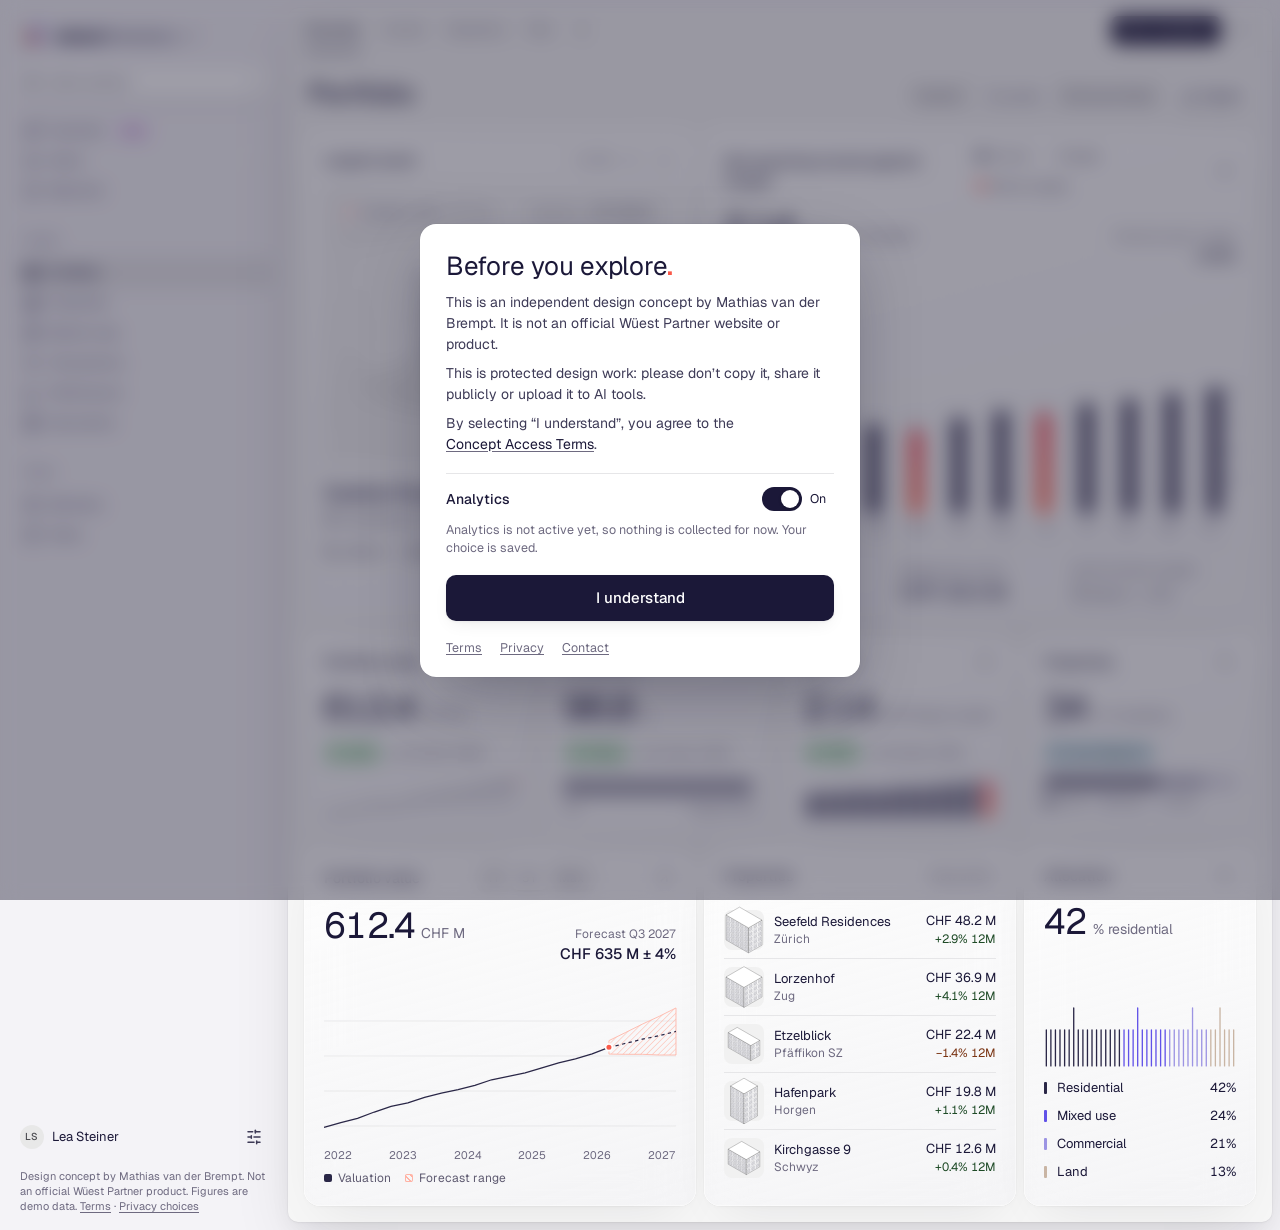
<file: app/index.html>
<!doctype html>
<html lang="en">
<head>
<meta charset="utf-8">
<meta name="viewport" content="width=device-width, initial-scale=1">
<link rel="icon" href="data:,">
<meta name="robots" content="noindex, nofollow">
<title>Portfolio · Karta concept</title>
<link rel="stylesheet" href="ds/tokens.css">
<link rel="stylesheet" href="ds/bundle.css">
<link rel="stylesheet" href="concept.css">
<link rel="stylesheet" href="responsive.css">
<link rel="stylesheet" href="charts.css">
<link rel="stylesheet" href="https://fonts.googleapis.com/css2?family=Geist:wght@400;500;600&amp;family=Inter+Tight:wght@300;700&amp;display=swap">
<style>
body{margin:0;background:#f0f0f2}
a{color:#1B1838}a:hover{color:#3a3a3e}
</style>
<style>
.ka-note { margin: 10px 4px 0; font-size: 11px; line-height: 15px; color: var(--ink-muted); }
.ka-note a { color: var(--ink-tertiary); }
.kc-nav-mini .ka-note { display: none; }
.k-nav-item[aria-disabled="true"]:hover { background: transparent; color: var(--ink-tertiary); }
/* QA: design system focus ring on the concept controls that fell back to the browser outline or had none */
.kc-seg button:focus-visible, .c-period:focus-visible, .c-go:focus-visible, .kc-map-ctrl button:focus-visible, .kc-iconbtn-scene:focus-visible, .kc-ls-filter button:focus-visible, .kc-crumbs a:focus-visible, .k-ws:focus-visible, .k-row.is-layer:focus-visible { outline: none; box-shadow: var(--shadow-focus) !important; border-radius: var(--radius-md); }
.kc-scene .kc-seg button:focus-visible, .kc-scene .kc-iconbtn-scene:focus-visible, .kc-scene .kc-crumbs a:focus-visible { box-shadow: 0 0 0 2px var(--scene), 0 0 0 4px var(--on-scene) !important; }
.kc-sugg:focus-visible { box-shadow: inset 0 0 0 1.5px var(--signal-300); }
.kc-addr-field input:focus-visible { outline: none; }
</style>
<link rel="stylesheet" href="/gate/gate.css">
</head>
<body>
<div id="dc-root"></div>
<template id="dc-tpl">

<svg width="0" height="0" aria-hidden="true" style="position:absolute;width:0;height:0;overflow:hidden"><defs><linearGradient id="kcSig" x1="0" y1="1" x2="0.35" y2="0"><stop offset="0" stop-color="#FF6E4E"></stop><stop offset="1" stop-color="#E8444F"></stop></linearGradient></defs></svg><div class="kc-app"><aside class="k-sidebar"><button class="k-ws" type="button" aria-label="Wüest Dimensions workspace"><span class="k-ws-tile kc-wd-mark"><span role="img" aria-label="Wüest Dimensions" style="position:relative;display:block;width:28px;height:28px"><span style="position:absolute;display:block;left:17.32px;top:4.67px;width:7.00px;height:17.33px;border-radius:0.30px;transform:skewX(-13deg);transform-origin:0 0;background:linear-gradient(115deg, rgba(255,255,255,0.26) 0%, rgba(255,255,255,0) 40%), linear-gradient(165deg, rgba(97,82,232,0.89), rgba(60,51,160,0.82));backdrop-filter:blur(1.2px) saturate(1.5) brightness(1.05);-webkit-backdrop-filter:blur(1.2px) saturate(1.5) brightness(1.05);box-shadow:inset 0 0.5px 0 rgba(255,255,255,0.30), 0 4.5px 11.2px -3.9px rgba(27,24,56,0.12)"></span><span style="position:absolute;display:block;left:8.05px;top:8.67px;width:7.66px;height:13.33px;border-radius:0.30px;transform:skewX(19deg);transform-origin:0 0;background:linear-gradient(115deg, rgba(255,255,255,0.26) 0%, rgba(255,255,255,0) 40%), linear-gradient(165deg, rgba(255,100,80,0.75), rgba(217,57,47,0.64));backdrop-filter:blur(1.2px) saturate(1.5) brightness(1.05);-webkit-backdrop-filter:blur(1.2px) saturate(1.5) brightness(1.05);box-shadow:inset 0 0.5px 0 rgba(255,255,255,0.30), 0 1.3px 3.4px -1.2px rgba(27,24,56,0.12)"></span><span style="position:absolute;display:block;left:2.02px;top:6.00px;width:8.67px;height:17.33px;border-radius:0.30px;transform:skewX(19deg);transform-origin:0 0;background:linear-gradient(115deg, rgba(255,255,255,0.26) 0%, rgba(255,255,255,0) 40%), linear-gradient(165deg, rgba(227,212,197,0.72), rgba(180,156,134,0.54));backdrop-filter:blur(1.2px) saturate(1.5) brightness(1.05);-webkit-backdrop-filter:blur(1.2px) saturate(1.5) brightness(1.05);box-shadow:inset 0 0.5px 0 rgba(255,255,255,0.30), 0 1.3px 3.4px -1.2px rgba(27,24,56,0.12)"></span></span></span><span class="k-ws-name kc-wd-word"><b>wūest</b>dimensions</span><svg width="14" height="14" viewBox="0 0 24 24" fill="none" stroke="currentColor" stroke-width="2.57" stroke-linecap="round" stroke-linejoin="round" aria-hidden="true"><path d="m6 9 6 6 6-6"/></svg></button><button class="k-quick" type="button" style="border:0;font:inherit;width:100%"><svg width="16" height="16" viewBox="0 0 24 24" fill="none" stroke="currentColor" stroke-width="2.25" stroke-linecap="round" stroke-linejoin="round" aria-hidden="true"><path d="M4 14a1 1 0 0 1-.78-1.63l9.9-10.2a.5.5 0 0 1 .86.46l-1.92 6.02A1 1 0 0 0 13 10h7a1 1 0 0 1 .78 1.63l-9.9 10.2a.5.5 0 0 1-.86-.46l1.92-6.02A1 1 0 0 0 11 14z"/></svg><span>Quick actions</span><span class="k-kbd">/</span></button><nav class="k-nav" aria-label="Shortcuts"><a class="k-nav-item" href="#"><svg width="16" height="16" viewBox="0 0 24 24" fill="none" stroke="currentColor" stroke-width="2.25" stroke-linecap="round" stroke-linejoin="round" aria-hidden="true"><path d="M9.937 15.5A2 2 0 0 0 8.5 14.063l-6.135-1.582a.5.5 0 0 1 0-.962L8.5 9.936A2 2 0 0 0 9.937 8.5l1.582-6.135a.5.5 0 0 1 .963 0L14.063 8.5A2 2 0 0 0 15.5 9.937l6.135 1.581a.5.5 0 0 1 0 .964L15.5 14.063a2 2 0 0 0-1.437 1.437l-1.582 6.135a.5.5 0 0 1-.963 0z"/> <path d="M20 3v4"/> <path d="M22 5h-4"/> <path d="M4 17v2"/> <path d="M5 18H3"/></svg><span>Assistant</span><span class="k-badge-new">New</span></a><a class="k-nav-item" href="#"><svg width="16" height="16" viewBox="0 0 24 24" fill="none" stroke="currentColor" stroke-width="2.25" stroke-linecap="round" stroke-linejoin="round" aria-hidden="true"><path d="M6 8a6 6 0 0 1 12 0c0 7 3 9 3 9H3s3-2 3-9"/> <path d="M10.3 21a1.94 1.94 0 0 0 3.4 0"/></svg><span>Alerts</span><span class="k-count">4</span></a><a class="k-nav-item" href="#"><svg width="16" height="16" viewBox="0 0 24 24" fill="none" stroke="currentColor" stroke-width="2.25" stroke-linecap="round" stroke-linejoin="round" aria-hidden="true"><path d="m19 21-7-4-7 4V5a2 2 0 0 1 2-2h10a2 2 0 0 1 2 2v16z"/></svg><span>Watchlist</span></a></nav><div class="k-section-label">Invest</div><nav class="k-nav" aria-label="Invest"><a class="k-nav-item" href="#" aria-current="page"><svg width="16" height="16" viewBox="0 0 24 24" fill="none" stroke="currentColor" stroke-width="2.25" stroke-linecap="round" stroke-linejoin="round" aria-hidden="true"><rect width="7" height="7" x="3" y="3" rx="1"/> <rect width="7" height="7" x="14" y="3" rx="1"/> <rect width="7" height="7" x="14" y="14" rx="1"/> <rect width="7" height="7" x="3" y="14" rx="1"/></svg><span>Portfolio</span></a><a class="k-nav-item" href="#"><svg width="16" height="16" viewBox="0 0 24 24" fill="none" stroke="currentColor" stroke-width="2.25" stroke-linecap="round" stroke-linejoin="round" aria-hidden="true"><path d="M6 22V4a2 2 0 0 1 2-2h8a2 2 0 0 1 2 2v18Z"/> <path d="M6 12H4a2 2 0 0 0-2 2v6a2 2 0 0 0 2 2h2"/> <path d="M18 9h2a2 2 0 0 1 2 2v9a2 2 0 0 1-2 2h-2"/> <path d="M10 6h4"/> <path d="M10 10h4"/> <path d="M10 14h4"/> <path d="M10 18h4"/></svg><span>Properties</span></a><a class="k-nav-item" href="#"><svg width="16" height="16" viewBox="0 0 24 24" fill="none" stroke="currentColor" stroke-width="2.25" stroke-linecap="round" stroke-linejoin="round" aria-hidden="true"><path d="M14.106 5.553a2 2 0 0 0 1.788 0l3.659-1.83A1 1 0 0 1 21 4.619v12.764a1 1 0 0 1-.553.894l-4.553 2.277a2 2 0 0 1-1.788 0l-4.212-2.106a2 2 0 0 0-1.788 0l-3.659 1.83A1 1 0 0 1 3 19.381V6.618a1 1 0 0 1 .553-.894l4.553-2.277a2 2 0 0 1 1.788 0z"/> <path d="M15 5.764v15"/> <path d="M9 3.236v15"/></svg><span>Market map</span></a><a class="k-nav-item" href="#"><svg width="16" height="16" viewBox="0 0 24 24" fill="none" stroke="currentColor" stroke-width="2.25" stroke-linecap="round" stroke-linejoin="round" aria-hidden="true"><path d="M8 3 4 7l4 4"/> <path d="M4 7h16"/> <path d="m16 21 4-4-4-4"/> <path d="M20 17H4"/></svg><span>Transactions</span></a><a class="k-nav-item" href="#"><svg width="16" height="16" viewBox="0 0 24 24" fill="none" stroke="currentColor" stroke-width="2.25" stroke-linecap="round" stroke-linejoin="round" aria-hidden="true"><path d="M3 3v16a2 2 0 0 0 2 2h16"/> <path d="m19 9-5 5-4-4-3 3"/></svg><span>Performance</span></a><a class="k-nav-item" href="#"><svg width="16" height="16" viewBox="0 0 24 24" fill="none" stroke="currentColor" stroke-width="2.25" stroke-linecap="round" stroke-linejoin="round" aria-hidden="true"><path d="M15 2H6a2 2 0 0 0-2 2v16a2 2 0 0 0 2 2h12a2 2 0 0 0 2-2V7Z"/> <path d="M14 2v4a2 2 0 0 0 2 2h4"/> <path d="M10 9H8"/> <path d="M16 13H8"/> <path d="M16 17H8"/></svg><span>Documents</span></a></nav><div class="k-section-label">Team</div><nav class="k-nav" aria-label="Team"><a class="k-nav-item" href="#"><svg width="16" height="16" viewBox="0 0 24 24" fill="none" stroke="currentColor" stroke-width="2.25" stroke-linecap="round" stroke-linejoin="round" aria-hidden="true"><path d="M16 21v-2a4 4 0 0 0-4-4H6a4 4 0 0 0-4 4v2"/> <circle cx="9" cy="7" r="4"/> <path d="M22 21v-2a4 4 0 0 0-3-3.87"/> <path d="M16 3.13a4 4 0 0 1 0 7.75"/></svg><span>Members</span></a><a class="k-nav-item" href="#"><svg width="16" height="16" viewBox="0 0 24 24" fill="none" stroke="currentColor" stroke-width="2.25" stroke-linecap="round" stroke-linejoin="round" aria-hidden="true"><path d="M21.801 10A10 10 0 1 1 17 3.335"/> <path d="m9 11 3 3L22 4"/></svg><span>Tasks</span></a></nav><div class="k-user"><span class="k-avatar">LS</span><span>Lea Steiner</span><button class="k-iconbtn" type="button" aria-label="Preferences"><svg width="16" height="16" viewBox="0 0 24 24" fill="none" stroke="currentColor" stroke-width="2.25" stroke-linecap="round" stroke-linejoin="round" aria-hidden="true"><line x1="21" x2="14" y1="4" y2="4"/> <line x1="10" x2="3" y1="4" y2="4"/> <line x1="21" x2="12" y1="12" y2="12"/> <line x1="8" x2="3" y1="12" y2="12"/> <line x1="21" x2="16" y1="20" y2="20"/> <line x1="12" x2="3" y1="20" y2="20"/> <line x1="14" x2="14" y1="2" y2="6"/> <line x1="8" x2="8" y1="10" y2="14"/> <line x1="16" x2="16" y1="18" y2="22"/></svg></button></div></aside><main class="kc-main">
<div class="k-tabbar"><div class="k-tabs" role="tablist"><button class="k-tab" type="button" role="tab" aria-selected="true">Overview</button><button class="k-tab" type="button" role="tab" aria-selected="false">Income</button><button class="k-tab" type="button" role="tab" aria-selected="false">Valuations</button><button class="k-tab" type="button" role="tab" aria-selected="false">Risk</button><button class="k-tab" type="button" aria-label="New view" style="color:var(--ink-muted)"><svg width="16" height="16" viewBox="0 0 24 24" fill="none" stroke="currentColor" stroke-width="2.25" stroke-linecap="round" stroke-linejoin="round" aria-hidden="true"><path d="M5 12h14"/> <path d="M12 5v14"/></svg></button></div><div class="k-tabbar-actions"><button class="k-btn k-btn--primary" type="button">New valuation</button><button class="k-iconbtn" type="button" aria-label="More"><svg width="16" height="16" viewBox="0 0 24 24" fill="none" stroke="currentColor" stroke-width="2.25" stroke-linecap="round" stroke-linejoin="round" aria-hidden="true"><circle cx="12" cy="12" r="1"/> <circle cx="19" cy="12" r="1"/> <circle cx="5" cy="12" r="1"/></svg></button></div></div>
<div class="kc-body"><div class="kc-head"><div><h1 class="kc-title">Portfolio</h1></div>
<div class="kc-head-actions"><div class="kc-seg" role="group" aria-label="Period"><button type="button" aria-pressed="false">Quarter</button><button type="button" aria-pressed="true">12 months</button><button type="button" aria-pressed="false">Since purchase</button></div>
<button class="k-btn k-btn--secondary" type="button"><svg width="14" height="14" viewBox="0 0 24 24" fill="none" stroke="currentColor" stroke-width="2.57" stroke-linecap="round" stroke-linejoin="round" aria-hidden="true"><path d="M21 15v4a2 2 0 0 1-2 2H5a2 2 0 0 1-2-2v-4"/> <polyline points="17 8 12 3 7 8"/> <line x1="12" x2="12" y1="3" y2="15"/></svg>Export</button></div></div>
<div class="kc-grid"><section class="c-card s5" aria-label="Largest asset">
<div class="c-head"><h3 class="c-title">Largest asset</h3><span class="c-hint c-push">1 of 34</span><button class="k-iconbtn" type="button" aria-label="Previous property" style="width:24px;height:24px"><svg style="transform:rotate(180deg)" width="14" height="14" viewBox="0 0 24 24" fill="none" stroke="currentColor" stroke-width="2.57" stroke-linecap="round" stroke-linejoin="round" aria-hidden="true"><path d="m9 18 6-6-6-6"/></svg></button><button class="k-iconbtn" type="button" aria-label="Next property" style="width:24px;height:24px"><svg width="14" height="14" viewBox="0 0 24 24" fill="none" stroke="currentColor" stroke-width="2.57" stroke-linecap="round" stroke-linejoin="round" aria-hidden="true"><path d="m9 18 6-6-6-6"/></svg></button></div>
<div class="kc-stage" style="height:280px">
<svg viewBox="0 0 420 280" width="100%" height="100%" role="img" aria-label="Seefeld Residences, illustrative massing model" style="display:block;overflow:visible"><defs><linearGradient id="fbL" x1="0" y1="0" x2="0" y2="1"><stop offset="0" stop-color="#ececef"/><stop offset="1" stop-color="#dedee2"/></linearGradient><linearGradient id="fbR" x1="0" y1="0" x2="0" y2="1"><stop offset="0" stop-color="#fbfbfc"/><stop offset="1" stop-color="#efeff2"/></linearGradient><filter id="fbglow" x="-50%" y="-50%" width="200%" height="200%"><feGaussianBlur stdDeviation="6"/></filter><radialGradient id="fbsh" cx="0.5" cy="0.5" r="0.5"><stop offset="0" stop-color="#000" stop-opacity="0.14"/><stop offset="1" stop-color="#000" stop-opacity="0"/></radialGradient></defs><polygon points="181.4,99.0 396.1,223.0 250.6,307.0 35.9,183.0" fill="rgba(255,255,255,0.6)" stroke="rgba(20,20,22,0.18)" stroke-width="1" stroke-linejoin="round" stroke-dasharray="3 4"/><line x1="181.4" y1="23.0" x2="-113.1" y2="193.0" stroke="rgba(20,20,22,0.05)" stroke-width="1"/><line x1="198.7" y1="33.0" x2="-95.8" y2="203.0" stroke="rgba(20,20,22,0.05)" stroke-width="1"/><line x1="216.0" y1="43.0" x2="-78.4" y2="213.0" stroke="rgba(20,20,22,0.05)" stroke-width="1"/><line x1="233.3" y1="53.0" x2="-61.1" y2="223.0" stroke="rgba(20,20,22,0.05)" stroke-width="1"/><line x1="250.6" y1="63.0" x2="-43.8" y2="233.0" stroke="rgba(20,20,22,0.05)" stroke-width="1"/><line x1="268.0" y1="73.0" x2="-26.5" y2="243.0" stroke="rgba(20,20,22,0.05)" stroke-width="1"/><line x1="285.3" y1="83.0" x2="-9.2" y2="253.0" stroke="rgba(20,20,22,0.05)" stroke-width="1"/><line x1="302.6" y1="93.0" x2="8.2" y2="263.0" stroke="rgba(20,20,22,0.05)" stroke-width="1"/><line x1="319.9" y1="103.0" x2="25.5" y2="273.0" stroke="rgba(20,20,22,0.05)" stroke-width="1"/><line x1="337.2" y1="113.0" x2="42.8" y2="283.0" stroke="rgba(20,20,22,0.05)" stroke-width="1"/><line x1="354.6" y1="123.0" x2="60.1" y2="293.0" stroke="rgba(20,20,22,0.05)" stroke-width="1"/><line x1="371.9" y1="133.0" x2="77.4" y2="303.0" stroke="rgba(20,20,22,0.05)" stroke-width="1"/><line x1="389.2" y1="143.0" x2="94.8" y2="313.0" stroke="rgba(20,20,22,0.05)" stroke-width="1"/><line x1="406.5" y1="153.0" x2="112.1" y2="323.0" stroke="rgba(20,20,22,0.05)" stroke-width="1"/><line x1="423.8" y1="163.0" x2="129.4" y2="333.0" stroke="rgba(20,20,22,0.05)" stroke-width="1"/><line x1="441.2" y1="173.0" x2="146.7" y2="343.0" stroke="rgba(20,20,22,0.05)" stroke-width="1"/><line x1="458.5" y1="183.0" x2="164.0" y2="353.0" stroke="rgba(20,20,22,0.05)" stroke-width="1"/><line x1="475.8" y1="193.0" x2="181.4" y2="363.0" stroke="rgba(20,20,22,0.05)" stroke-width="1"/><line x1="493.1" y1="203.0" x2="198.7" y2="373.0" stroke="rgba(20,20,22,0.05)" stroke-width="1"/><line x1="510.4" y1="213.0" x2="216.0" y2="383.0" stroke="rgba(20,20,22,0.05)" stroke-width="1"/><line x1="527.8" y1="223.0" x2="233.3" y2="393.0" stroke="rgba(20,20,22,0.05)" stroke-width="1"/><line x1="181.4" y1="23.0" x2="527.8" y2="223.0" stroke="rgba(20,20,22,0.05)" stroke-width="1"/><line x1="164.0" y1="33.0" x2="510.4" y2="233.0" stroke="rgba(20,20,22,0.05)" stroke-width="1"/><line x1="146.7" y1="43.0" x2="493.1" y2="243.0" stroke="rgba(20,20,22,0.05)" stroke-width="1"/><line x1="129.4" y1="53.0" x2="475.8" y2="253.0" stroke="rgba(20,20,22,0.05)" stroke-width="1"/><line x1="112.1" y1="63.0" x2="458.5" y2="263.0" stroke="rgba(20,20,22,0.05)" stroke-width="1"/><line x1="94.8" y1="73.0" x2="441.2" y2="273.0" stroke="rgba(20,20,22,0.05)" stroke-width="1"/><line x1="77.4" y1="83.0" x2="423.8" y2="283.0" stroke="rgba(20,20,22,0.05)" stroke-width="1"/><line x1="60.1" y1="93.0" x2="406.5" y2="293.0" stroke="rgba(20,20,22,0.05)" stroke-width="1"/><line x1="42.8" y1="103.0" x2="389.2" y2="303.0" stroke="rgba(20,20,22,0.05)" stroke-width="1"/><line x1="25.5" y1="113.0" x2="371.9" y2="313.0" stroke="rgba(20,20,22,0.05)" stroke-width="1"/><line x1="8.2" y1="123.0" x2="354.6" y2="323.0" stroke="rgba(20,20,22,0.05)" stroke-width="1"/><line x1="-9.2" y1="133.0" x2="337.2" y2="333.0" stroke="rgba(20,20,22,0.05)" stroke-width="1"/><line x1="-26.5" y1="143.0" x2="319.9" y2="343.0" stroke="rgba(20,20,22,0.05)" stroke-width="1"/><line x1="-43.8" y1="153.0" x2="302.6" y2="353.0" stroke="rgba(20,20,22,0.05)" stroke-width="1"/><line x1="-61.1" y1="163.0" x2="285.3" y2="363.0" stroke="rgba(20,20,22,0.05)" stroke-width="1"/><line x1="-78.4" y1="173.0" x2="268.0" y2="373.0" stroke="rgba(20,20,22,0.05)" stroke-width="1"/><line x1="-95.8" y1="183.0" x2="250.6" y2="383.0" stroke="rgba(20,20,22,0.05)" stroke-width="1"/><circle cx="181.4" cy="99.0" r="2" fill="rgba(20,20,22,0.35)"/><circle cx="396.1" cy="223.0" r="2" fill="rgba(20,20,22,0.35)"/><circle cx="250.6" cy="307.0" r="2" fill="rgba(20,20,22,0.35)"/><circle cx="35.9" cy="183.0" r="2" fill="rgba(20,20,22,0.35)"/><ellipse cx="167.5" cy="207.0" rx="148.8" ry="52.8" fill="url(#fbsh)"/><polygon points="112.1,183.0 250.6,263.0 250.6,149.0 112.1,69.0" fill="url(#fbL)" stroke="rgba(20,20,22,0.22)" stroke-width="1" stroke-linejoin="round"/><polygon points="319.9,223.0 250.6,263.0 250.6,149.0 319.9,109.0" fill="url(#fbR)" stroke="rgba(20,20,22,0.22)" stroke-width="1" stroke-linejoin="round"/><polygon points="181.4,29.0 319.9,109.0 250.6,149.0 112.1,69.0" fill="#ffffff" stroke="rgba(20,20,22,0.22)" stroke-width="1" stroke-linejoin="round"/><polygon points="115.5,180.4 125.9,186.4 125.9,176.6 115.5,170.6" fill="#d9d9de" stroke="rgba(20,20,22,0.10)" stroke-width="0.8" stroke-linejoin="round"/><polygon points="132.9,190.4 143.3,196.4 143.3,186.6 132.9,180.6" fill="#d9d9de" stroke="rgba(20,20,22,0.10)" stroke-width="0.8" stroke-linejoin="round"/><polygon points="150.2,200.4 160.6,206.4 160.6,196.6 150.2,190.6" fill="#d9d9de" stroke="rgba(20,20,22,0.10)" stroke-width="0.8" stroke-linejoin="round"/><polygon points="167.5,210.4 177.9,216.4 177.9,206.6 167.5,200.6" fill="#d9d9de" stroke="rgba(20,20,22,0.10)" stroke-width="0.8" stroke-linejoin="round"/><polygon points="184.8,220.4 195.2,226.4 195.2,216.6 184.8,210.6" fill="#d9d9de" stroke="rgba(20,20,22,0.10)" stroke-width="0.8" stroke-linejoin="round"/><polygon points="202.1,230.4 212.5,236.4 212.5,226.6 202.1,220.6" fill="#d9d9de" stroke="rgba(20,20,22,0.10)" stroke-width="0.8" stroke-linejoin="round"/><polygon points="219.5,240.4 229.9,246.4 229.9,236.6 219.5,230.6" fill="#d9d9de" stroke="rgba(20,20,22,0.10)" stroke-width="0.8" stroke-linejoin="round"/><polygon points="236.8,250.4 247.2,256.4 247.2,246.6 236.8,240.6" fill="#d9d9de" stroke="rgba(20,20,22,0.10)" stroke-width="0.8" stroke-linejoin="round"/><polygon points="316.5,220.4 306.1,226.4 306.1,216.6 316.5,210.6" fill="#d9d9de" stroke="rgba(20,20,22,0.10)" stroke-width="0.8" stroke-linejoin="round"/><polygon points="299.1,230.4 288.7,236.4 288.7,226.6 299.1,220.6" fill="#d9d9de" stroke="rgba(20,20,22,0.10)" stroke-width="0.8" stroke-linejoin="round"/><polygon points="281.8,240.4 271.4,246.4 271.4,236.6 281.8,230.6" fill="#d9d9de" stroke="rgba(20,20,22,0.10)" stroke-width="0.8" stroke-linejoin="round"/><polygon points="264.5,250.4 254.1,256.4 254.1,246.6 264.5,240.6" fill="#d9d9de" stroke="rgba(20,20,22,0.10)" stroke-width="0.8" stroke-linejoin="round"/><line x1="112.1" y1="164.0" x2="250.6" y2="244.0" stroke="rgba(20,20,22,0.10)" stroke-width="1"/><line x1="319.9" y1="204.0" x2="250.6" y2="244.0" stroke="rgba(20,20,22,0.10)" stroke-width="1"/><polygon points="115.5,161.4 125.9,167.4 125.9,157.6 115.5,151.6" fill="#d9d9de" stroke="rgba(20,20,22,0.10)" stroke-width="0.8" stroke-linejoin="round"/><polygon points="132.9,171.4 143.3,177.4 143.3,167.6 132.9,161.6" fill="#d9d9de" stroke="rgba(20,20,22,0.10)" stroke-width="0.8" stroke-linejoin="round"/><polygon points="150.2,181.4 160.6,187.4 160.6,177.6 150.2,171.6" fill="#d9d9de" stroke="rgba(20,20,22,0.10)" stroke-width="0.8" stroke-linejoin="round"/><polygon points="167.5,191.4 177.9,197.4 177.9,187.6 167.5,181.6" fill="#d9d9de" stroke="rgba(20,20,22,0.10)" stroke-width="0.8" stroke-linejoin="round"/><polygon points="184.8,201.4 195.2,207.4 195.2,197.6 184.8,191.6" fill="#d9d9de" stroke="rgba(20,20,22,0.10)" stroke-width="0.8" stroke-linejoin="round"/><polygon points="202.1,211.4 212.5,217.4 212.5,207.6 202.1,201.6" fill="#d9d9de" stroke="rgba(20,20,22,0.10)" stroke-width="0.8" stroke-linejoin="round"/><polygon points="219.5,221.4 229.9,227.4 229.9,217.6 219.5,211.6" fill="#d9d9de" stroke="rgba(20,20,22,0.10)" stroke-width="0.8" stroke-linejoin="round"/><polygon points="236.8,231.4 247.2,237.4 247.2,227.6 236.8,221.6" fill="#d9d9de" stroke="rgba(20,20,22,0.10)" stroke-width="0.8" stroke-linejoin="round"/><polygon points="316.5,201.4 306.1,207.4 306.1,197.6 316.5,191.6" fill="#d9d9de" stroke="rgba(20,20,22,0.10)" stroke-width="0.8" stroke-linejoin="round"/><polygon points="299.1,211.4 288.7,217.4 288.7,207.6 299.1,201.6" fill="#d9d9de" stroke="rgba(20,20,22,0.10)" stroke-width="0.8" stroke-linejoin="round"/><polygon points="281.8,221.4 271.4,227.4 271.4,217.6 281.8,211.6" fill="#d9d9de" stroke="rgba(20,20,22,0.10)" stroke-width="0.8" stroke-linejoin="round"/><polygon points="264.5,231.4 254.1,237.4 254.1,227.6 264.5,221.6" fill="#d9d9de" stroke="rgba(20,20,22,0.10)" stroke-width="0.8" stroke-linejoin="round"/><line x1="112.1" y1="145.0" x2="250.6" y2="225.0" stroke="rgba(20,20,22,0.10)" stroke-width="1"/><line x1="319.9" y1="185.0" x2="250.6" y2="225.0" stroke="rgba(20,20,22,0.10)" stroke-width="1"/><polygon points="115.5,142.4 125.9,148.4 125.9,138.6 115.5,132.6" fill="#d9d9de" stroke="rgba(20,20,22,0.10)" stroke-width="0.8" stroke-linejoin="round"/><polygon points="132.9,152.4 143.3,158.4 143.3,148.6 132.9,142.6" fill="#d9d9de" stroke="rgba(20,20,22,0.10)" stroke-width="0.8" stroke-linejoin="round"/><polygon points="150.2,162.4 160.6,168.4 160.6,158.6 150.2,152.6" fill="#d9d9de" stroke="rgba(20,20,22,0.10)" stroke-width="0.8" stroke-linejoin="round"/><polygon points="167.5,172.4 177.9,178.4 177.9,168.6 167.5,162.6" fill="#d9d9de" stroke="rgba(20,20,22,0.10)" stroke-width="0.8" stroke-linejoin="round"/><polygon points="184.8,182.4 195.2,188.4 195.2,178.6 184.8,172.6" fill="#d9d9de" stroke="rgba(20,20,22,0.10)" stroke-width="0.8" stroke-linejoin="round"/><polygon points="202.1,192.4 212.5,198.4 212.5,188.6 202.1,182.6" fill="#d9d9de" stroke="rgba(20,20,22,0.10)" stroke-width="0.8" stroke-linejoin="round"/><polygon points="219.5,202.4 229.9,208.4 229.9,198.6 219.5,192.6" fill="#d9d9de" stroke="rgba(20,20,22,0.10)" stroke-width="0.8" stroke-linejoin="round"/><polygon points="236.8,212.4 247.2,218.4 247.2,208.6 236.8,202.6" fill="#d9d9de" stroke="rgba(20,20,22,0.10)" stroke-width="0.8" stroke-linejoin="round"/><polygon points="316.5,182.4 306.1,188.4 306.1,178.6 316.5,172.6" fill="#d9d9de" stroke="rgba(20,20,22,0.10)" stroke-width="0.8" stroke-linejoin="round"/><polygon points="299.1,192.4 288.7,198.4 288.7,188.6 299.1,182.6" fill="#d9d9de" stroke="rgba(20,20,22,0.10)" stroke-width="0.8" stroke-linejoin="round"/><polygon points="281.8,202.4 271.4,208.4 271.4,198.6 281.8,192.6" fill="#d9d9de" stroke="rgba(20,20,22,0.10)" stroke-width="0.8" stroke-linejoin="round"/><polygon points="264.5,212.4 254.1,218.4 254.1,208.6 264.5,202.6" fill="#d9d9de" stroke="rgba(20,20,22,0.10)" stroke-width="0.8" stroke-linejoin="round"/><line x1="112.1" y1="126.0" x2="250.6" y2="206.0" stroke="rgba(20,20,22,0.10)" stroke-width="1"/><line x1="319.9" y1="166.0" x2="250.6" y2="206.0" stroke="rgba(20,20,22,0.10)" stroke-width="1"/><polygon points="115.5,123.4 125.9,129.4 125.9,119.6 115.5,113.6" fill="#d9d9de" stroke="rgba(20,20,22,0.10)" stroke-width="0.8" stroke-linejoin="round"/><polygon points="132.9,133.4 143.3,139.4 143.3,129.6 132.9,123.6" fill="#d9d9de" stroke="rgba(20,20,22,0.10)" stroke-width="0.8" stroke-linejoin="round"/><polygon points="150.2,143.4 160.6,149.4 160.6,139.6 150.2,133.6" fill="var(--signal)" stroke="none" stroke-width="0.8" stroke-linejoin="round"/><polygon points="167.5,153.4 177.9,159.4 177.9,149.6 167.5,143.6" fill="var(--signal)" stroke="none" stroke-width="0.8" stroke-linejoin="round"/><polygon points="184.8,163.4 195.2,169.4 195.2,159.6 184.8,153.6" fill="#d9d9de" stroke="rgba(20,20,22,0.10)" stroke-width="0.8" stroke-linejoin="round"/><polygon points="202.1,173.4 212.5,179.4 212.5,169.6 202.1,163.6" fill="#d9d9de" stroke="rgba(20,20,22,0.10)" stroke-width="0.8" stroke-linejoin="round"/><polygon points="219.5,183.4 229.9,189.4 229.9,179.6 219.5,173.6" fill="#d9d9de" stroke="rgba(20,20,22,0.10)" stroke-width="0.8" stroke-linejoin="round"/><polygon points="236.8,193.4 247.2,199.4 247.2,189.6 236.8,183.6" fill="#d9d9de" stroke="rgba(20,20,22,0.10)" stroke-width="0.8" stroke-linejoin="round"/><polygon points="316.5,163.4 306.1,169.4 306.1,159.6 316.5,153.6" fill="#d9d9de" stroke="rgba(20,20,22,0.10)" stroke-width="0.8" stroke-linejoin="round"/><polygon points="299.1,173.4 288.7,179.4 288.7,169.6 299.1,163.6" fill="var(--signal)" stroke="none" stroke-width="0.8" stroke-linejoin="round"/><polygon points="281.8,183.4 271.4,189.4 271.4,179.6 281.8,173.6" fill="#d9d9de" stroke="rgba(20,20,22,0.10)" stroke-width="0.8" stroke-linejoin="round"/><polygon points="264.5,193.4 254.1,199.4 254.1,189.6 264.5,183.6" fill="#d9d9de" stroke="rgba(20,20,22,0.10)" stroke-width="0.8" stroke-linejoin="round"/><line x1="112.1" y1="107.0" x2="250.6" y2="187.0" stroke="rgba(20,20,22,0.10)" stroke-width="1"/><line x1="319.9" y1="147.0" x2="250.6" y2="187.0" stroke="rgba(20,20,22,0.10)" stroke-width="1"/><polygon points="115.5,104.4 125.9,110.4 125.9,100.6 115.5,94.6" fill="#d9d9de" stroke="rgba(20,20,22,0.10)" stroke-width="0.8" stroke-linejoin="round"/><polygon points="132.9,114.4 143.3,120.4 143.3,110.6 132.9,104.6" fill="#d9d9de" stroke="rgba(20,20,22,0.10)" stroke-width="0.8" stroke-linejoin="round"/><polygon points="150.2,124.4 160.6,130.4 160.6,120.6 150.2,114.6" fill="#d9d9de" stroke="rgba(20,20,22,0.10)" stroke-width="0.8" stroke-linejoin="round"/><polygon points="167.5,134.4 177.9,140.4 177.9,130.6 167.5,124.6" fill="#d9d9de" stroke="rgba(20,20,22,0.10)" stroke-width="0.8" stroke-linejoin="round"/><polygon points="184.8,144.4 195.2,150.4 195.2,140.6 184.8,134.6" fill="#d9d9de" stroke="rgba(20,20,22,0.10)" stroke-width="0.8" stroke-linejoin="round"/><polygon points="202.1,154.4 212.5,160.4 212.5,150.6 202.1,144.6" fill="#d9d9de" stroke="rgba(20,20,22,0.10)" stroke-width="0.8" stroke-linejoin="round"/><polygon points="219.5,164.4 229.9,170.4 229.9,160.6 219.5,154.6" fill="rgba(255,141,115,0.25)" stroke="var(--signal-400)" stroke-width="0.8" stroke-linejoin="round"/><polygon points="236.8,174.4 247.2,180.4 247.2,170.6 236.8,164.6" fill="#d9d9de" stroke="rgba(20,20,22,0.10)" stroke-width="0.8" stroke-linejoin="round"/><polygon points="316.5,144.4 306.1,150.4 306.1,140.6 316.5,134.6" fill="#d9d9de" stroke="rgba(20,20,22,0.10)" stroke-width="0.8" stroke-linejoin="round"/><polygon points="299.1,154.4 288.7,160.4 288.7,150.6 299.1,144.6" fill="#d9d9de" stroke="rgba(20,20,22,0.10)" stroke-width="0.8" stroke-linejoin="round"/><polygon points="281.8,164.4 271.4,170.4 271.4,160.6 281.8,154.6" fill="#d9d9de" stroke="rgba(20,20,22,0.10)" stroke-width="0.8" stroke-linejoin="round"/><polygon points="264.5,174.4 254.1,180.4 254.1,170.6 264.5,164.6" fill="#d9d9de" stroke="rgba(20,20,22,0.10)" stroke-width="0.8" stroke-linejoin="round"/><line x1="112.1" y1="88.0" x2="250.6" y2="168.0" stroke="rgba(20,20,22,0.10)" stroke-width="1"/><line x1="319.9" y1="128.0" x2="250.6" y2="168.0" stroke="rgba(20,20,22,0.10)" stroke-width="1"/><polygon points="115.5,85.4 125.9,91.4 125.9,81.6 115.5,75.6" fill="#d9d9de" stroke="rgba(20,20,22,0.10)" stroke-width="0.8" stroke-linejoin="round"/><polygon points="132.9,95.4 143.3,101.4 143.3,91.6 132.9,85.6" fill="#d9d9de" stroke="rgba(20,20,22,0.10)" stroke-width="0.8" stroke-linejoin="round"/><polygon points="150.2,105.4 160.6,111.4 160.6,101.6 150.2,95.6" fill="#d9d9de" stroke="rgba(20,20,22,0.10)" stroke-width="0.8" stroke-linejoin="round"/><polygon points="167.5,115.4 177.9,121.4 177.9,111.6 167.5,105.6" fill="#d9d9de" stroke="rgba(20,20,22,0.10)" stroke-width="0.8" stroke-linejoin="round"/><polygon points="184.8,125.4 195.2,131.4 195.2,121.6 184.8,115.6" fill="#d9d9de" stroke="rgba(20,20,22,0.10)" stroke-width="0.8" stroke-linejoin="round"/><polygon points="202.1,135.4 212.5,141.4 212.5,131.6 202.1,125.6" fill="#d9d9de" stroke="rgba(20,20,22,0.10)" stroke-width="0.8" stroke-linejoin="round"/><polygon points="219.5,145.4 229.9,151.4 229.9,141.6 219.5,135.6" fill="#d9d9de" stroke="rgba(20,20,22,0.10)" stroke-width="0.8" stroke-linejoin="round"/><polygon points="236.8,155.4 247.2,161.4 247.2,151.6 236.8,145.6" fill="#d9d9de" stroke="rgba(20,20,22,0.10)" stroke-width="0.8" stroke-linejoin="round"/><polygon points="316.5,125.4 306.1,131.4 306.1,121.6 316.5,115.6" fill="#d9d9de" stroke="rgba(20,20,22,0.10)" stroke-width="0.8" stroke-linejoin="round"/><polygon points="299.1,135.4 288.7,141.4 288.7,131.6 299.1,125.6" fill="#d9d9de" stroke="rgba(20,20,22,0.10)" stroke-width="0.8" stroke-linejoin="round"/><polygon points="281.8,145.4 271.4,151.4 271.4,141.6 281.8,135.6" fill="#d9d9de" stroke="rgba(20,20,22,0.10)" stroke-width="0.8" stroke-linejoin="round"/><polygon points="264.5,155.4 254.1,161.4 254.1,151.6 264.5,145.6" fill="#d9d9de" stroke="rgba(20,20,22,0.10)" stroke-width="0.8" stroke-linejoin="round"/><circle cx="155.4" cy="141.5" r="11.0" fill="var(--signal)" opacity="0.35" filter="url(#fbglow)"/><circle cx="172.7" cy="151.5" r="11.0" fill="var(--signal)" opacity="0.35" filter="url(#fbglow)"/><circle cx="293.9" cy="171.5" r="11.0" fill="var(--signal)" opacity="0.35" filter="url(#fbglow)"/></svg>
<span class="kc-chip-glass" style="left:12px;top:12px"><span class="kc-dot"></span>3 vacant units<small>4th floor</small></span>
<span class="kc-chip-glass" style="right:12px;top:12px"><small>Valuation</small>CHF 48.2 M</span>
<span class="kc-chip-glass" style="right:12px;bottom:12px"><small>Massing model</small></span>
</div>
<div style="display:flex;align-items:flex-end;gap:16px;flex-wrap:wrap">
<div style="display:flex;flex-direction:column;gap:6px;min-width:0">
<div style="font-size:20px;line-height:26px;letter-spacing:-0.01em">Seefeld Residences</div>
<div class="kc-facts"><span><svg width="14" height="14" viewBox="0 0 24 24" fill="none" stroke="currentColor" stroke-width="2.57" stroke-linecap="round" stroke-linejoin="round" aria-hidden="true"><path d="M20 10c0 4.993-5.539 10.193-7.399 11.799a1 1 0 0 1-1.202 0C9.539 20.193 4 14.993 4 10a8 8 0 0 1 16 0"/> <circle cx="12" cy="10" r="3"/></svg>Seefeldstrasse 112, 8008 Zürich</span><span><svg width="14" height="14" viewBox="0 0 24 24" fill="none" stroke="currentColor" stroke-width="2.57" stroke-linecap="round" stroke-linejoin="round" aria-hidden="true"><path d="M13 4h3a2 2 0 0 1 2 2v14"/> <path d="M2 20h3"/> <path d="M13 20h9"/> <path d="M10 12v.01"/> <path d="M13 4.562v16.157a1 1 0 0 1-1.242.97L5 20V5.562a2 2 0 0 1 1.515-1.94l4-1A2 2 0 0 1 13 4.561Z"/></svg>42 units</span><span><svg width="14" height="14" viewBox="0 0 24 24" fill="none" stroke="currentColor" stroke-width="2.57" stroke-linecap="round" stroke-linejoin="round" aria-hidden="true"><path d="M21.3 15.3a2.4 2.4 0 0 1 0 3.4l-2.6 2.6a2.4 2.4 0 0 1-3.4 0L2.7 8.7a2.41 2.41 0 0 1 0-3.4l2.6-2.6a2.41 2.41 0 0 1 3.4 0Z"/> <path d="m14.5 12.5 2-2"/> <path d="m11.5 9.5 2-2"/> <path d="m8.5 6.5 2-2"/> <path d="m17.5 15.5 2-2"/></svg>3’860 m²</span><span><svg width="14" height="14" viewBox="0 0 24 24" fill="none" stroke="currentColor" stroke-width="2.57" stroke-linecap="round" stroke-linejoin="round" aria-hidden="true"><path d="M8 2v4"/> <path d="M16 2v4"/> <rect width="18" height="18" x="3" y="4" rx="2"/> <path d="M3 10h18"/></svg>Built 2019</span></div>
</div>
<a class="k-btn k-btn--secondary" href="property.html" style="margin-left:auto;text-decoration:none">Open property<svg width="14" height="14" viewBox="0 0 24 24" fill="none" stroke="currentColor" stroke-width="2.57" stroke-linecap="round" stroke-linejoin="round" aria-hidden="true"><path d="M5 12h14"/> <path d="m12 5 7 7-7 7"/></svg></a>
</div>
</section><section class="c-card s7" aria-label="Net operating income against budget">
<div class="c-head"><h3 class="c-title">Net operating income against budget</h3><div class="c-legend c-push"><span><i style="background:var(--bar)"></i>Actual</span><span><i class="line"></i>Budget</span><span><i style="background:var(--signal)"></i>Below budget</span></div><a class="c-go" href="#" aria-label="Open Net operating income against budget"><svg width="14" height="14" viewBox="0 0 24 24" fill="none" stroke="currentColor" stroke-width="2.57" stroke-linecap="round" stroke-linejoin="round" aria-hidden="true"><path d="M7 7h10v10"/> <path d="M7 17 17 7"/></svg></a></div>
<div class="c-fig"><span class="c-num">2.14</span><span class="c-unit">CHF M in October</span>
<div class="c-aside"><small>Variance year to date</small><b>+3.3%</b></div></div>
<div class="c-fill"><svg class="c-chart" viewBox="0 0 605 168" role="img" aria-label="Monthly net operating income against budget, November 2025 to October 2026; March is below budget"><defs><pattern id="nh" width="4" height="4" patternUnits="userSpaceOnUse" patternTransform="rotate(45)"><line x1="0" y1="0" x2="0" y2="4" stroke="var(--bar-3)" stroke-width="1"/></pattern></defs><line x1="0" x2="605" y1="134.4" y2="134.4" stroke="var(--line)" stroke-width="1"/><text x="605" y="130.4" font-size="10" text-anchor="end" fill="var(--ink-muted)">1.8 M</text><line x1="0" x2="605" y1="100.8" y2="100.8" stroke="var(--line)" stroke-width="1"/><text x="605" y="96.8" font-size="10" text-anchor="end" fill="var(--ink-muted)">1.9 M</text><line x1="0" x2="605" y1="67.2" y2="67.2" stroke="var(--line)" stroke-width="1"/><text x="605" y="63.2" font-size="10" text-anchor="end" fill="var(--ink-muted)">2.0 M</text><line x1="0" x2="605" y1="33.6" y2="33.6" stroke="var(--line)" stroke-width="1"/><text x="605" y="29.6" font-size="10" text-anchor="end" fill="var(--ink-muted)">2.1 M</text><rect x="18.2" y="94.1" width="14" height="73.9" rx="2" fill="var(--bar)"/><line x1="13.2" x2="37.2" y1="100.8" y2="100.8" stroke="var(--ink-muted)" stroke-width="1.5" stroke-dasharray="3 2"/><rect x="68.6" y="80.6" width="14" height="87.4" rx="2" fill="var(--bar)"/><line x1="63.6" x2="87.6" y1="90.7" y2="90.7" stroke="var(--ink-muted)" stroke-width="1.5" stroke-dasharray="3 2"/><rect x="119.0" y="72.2" width="14" height="95.8" rx="2" fill="var(--bar)"/><line x1="114.0" x2="138.0" y1="80.6" y2="80.6" stroke="var(--ink-muted)" stroke-width="1.5" stroke-dasharray="3 2"/><rect x="169.5" y="63.8" width="14" height="104.2" rx="2" fill="var(--bar)"/><line x1="164.5" x2="188.5" y1="70.6" y2="70.6" stroke="var(--ink-muted)" stroke-width="1.5" stroke-dasharray="3 2"/><rect x="219.9" y="70.6" width="14" height="97.4" rx="2" fill="var(--signal)"/><line x1="214.9" x2="238.9" y1="63.8" y2="63.8" stroke="var(--ink-muted)" stroke-width="1.5" stroke-dasharray="3 2"/><rect x="270.3" y="55.4" width="14" height="112.6" rx="2" fill="var(--bar)"/><line x1="265.3" x2="289.3" y1="60.5" y2="60.5" stroke="var(--ink-muted)" stroke-width="1.5" stroke-dasharray="3 2"/><rect x="320.7" y="47.0" width="14" height="121.0" rx="2" fill="var(--bar)"/><line x1="315.7" x2="339.7" y1="53.8" y2="53.8" stroke="var(--ink-muted)" stroke-width="1.5" stroke-dasharray="3 2"/><rect x="371.1" y="50.4" width="14" height="117.6" rx="2" fill="var(--signal)"/><line x1="366.1" x2="390.1" y1="47.0" y2="47.0" stroke="var(--ink-muted)" stroke-width="1.5" stroke-dasharray="3 2"/><rect x="421.5" y="38.6" width="14" height="129.4" rx="2" fill="var(--bar)"/><line x1="416.5" x2="440.5" y1="43.7" y2="43.7" stroke="var(--ink-muted)" stroke-width="1.5" stroke-dasharray="3 2"/><rect x="472.0" y="33.6" width="14" height="134.4" rx="2" fill="var(--bar)"/><line x1="467.0" x2="491.0" y1="37.0" y2="37.0" stroke="var(--ink-muted)" stroke-width="1.5" stroke-dasharray="3 2"/><rect x="522.4" y="26.9" width="14" height="141.1" rx="2" fill="var(--bar)"/><line x1="517.4" x2="541.4" y1="31.9" y2="31.9" stroke="var(--ink-muted)" stroke-width="1.5" stroke-dasharray="3 2"/><rect x="572.8" y="20.2" width="14" height="147.8" rx="2" fill="var(--bar)"/><line x1="567.8" x2="591.8" y1="30.2" y2="30.2" stroke="var(--ink-muted)" stroke-width="1.5" stroke-dasharray="3 2"/></svg>
<div class="c-axis" style="padding:0 17px"><span>Nov</span><span>Dec</span><span>Jan</span><span>Feb</span><span>Mar</span><span>Apr</span><span>May</span><span>Jun</span><span>Jul</span><span>Aug</span><span>Sep</span><span>Oct</span></div></div>
<div class="c-sub c-sub--3"><div class="c-stat"><small>Actual, Nov to Oct</small><b class="lg">CHF 24.5 M</b></div><div class="c-stat"><small>Budget, Nov to Oct</small><b class="lg">CHF 24.3 M</b></div><div class="c-stat"><small>Months below budget</small><b class="lg">1 <span class="c-unit">March, −1.0%</span></b></div></div>
</section></div>
<div class="kc-grid"><section class="c-card s3"><div class="c-head"><h3 class="c-title">Portfolio value</h3><a class="c-go c-push" href="#" aria-label="Open Portfolio value"><svg width="14" height="14" viewBox="0 0 24 24" fill="none" stroke="currentColor" stroke-width="2.57" stroke-linecap="round" stroke-linejoin="round" aria-hidden="true"><path d="M7 7h10v10"/> <path d="M7 17 17 7"/></svg></a></div>
<div class="c-fig"><span class="c-num">612.4</span><span class="c-unit">CHF M</span></div>
<div style="display:flex;gap:8px;align-items:center"><span class="k-chip k-chip--positive k-delta"><svg width="12" height="12" viewBox="0 0 24 24" fill="none" stroke="currentColor" stroke-width="3.00" stroke-linecap="round" stroke-linejoin="round" aria-hidden="true"><path d="M7 7h10v10"/> <path d="M7 17 17 7"/></svg>+4.2%</span><span class="c-hint">vs October 2025</span></div>
<svg class="c-chart" viewBox="0 0 232 48" role="img" aria-label="Portfolio value over 12 months"><defs><linearGradient id="g260257" x1="0" y1="0" x2="0" y2="1"><stop offset="0" stop-color="#2A2747" stop-opacity="0.12"/><stop offset="1" stop-color="#2A2747" stop-opacity="0"/></linearGradient></defs><path d="M0.0 45.0 L21.1 42.0 L42.2 37.9 L63.3 32.8 L84.4 34.9 L105.5 27.8 L126.5 23.7 L147.6 19.6 L168.7 16.6 L189.8 12.5 L210.9 7.5 L232.0 3.0 L232 48 L0 48 Z" fill="url(#g260257)"/><path d="M0.0 45.0 L21.1 42.0 L42.2 37.9 L63.3 32.8 L84.4 34.9 L105.5 27.8 L126.5 23.7 L147.6 19.6 L168.7 16.6 L189.8 12.5 L210.9 7.5 L232.0 3.0" fill="none" stroke="var(--bar)" stroke-width="1.25" stroke-linejoin="round"/><circle cx="232.0" cy="3.0" r="2" fill="var(--signal)"/></svg></section><section class="c-card s3"><div class="c-head"><h3 class="c-title">Occupancy</h3><a class="c-go c-push" href="#" aria-label="Open Occupancy"><svg width="14" height="14" viewBox="0 0 24 24" fill="none" stroke="currentColor" stroke-width="2.57" stroke-linecap="round" stroke-linejoin="round" aria-hidden="true"><path d="M7 7h10v10"/> <path d="M7 17 17 7"/></svg></a></div>
<div class="c-fig"><span class="c-num">96.8</span><span class="c-unit">%</span></div>
<div style="display:flex;gap:8px;align-items:center"><span class="k-chip k-chip--positive k-delta"><svg width="12" height="12" viewBox="0 0 24 24" fill="none" stroke="currentColor" stroke-width="3.00" stroke-linecap="round" stroke-linejoin="round" aria-hidden="true"><path d="M7 7h10v10"/> <path d="M7 17 17 7"/></svg>+0.6 pp</span><span class="c-hint">vs October 2025</span></div>
<div style="display:flex;flex-direction:column;gap:6px"><svg class="c-chart" viewBox="0 0 232 22" role="img" aria-label="Occupancy 96.8 percent"><rect x="0.0" y="0" width="1.7" height="22" rx="0.6" fill="var(--bar)"/><rect x="4.0" y="0" width="1.7" height="22" rx="0.6" fill="var(--bar)"/><rect x="8.0" y="0" width="1.7" height="22" rx="0.6" fill="var(--bar)"/><rect x="12.0" y="0" width="1.7" height="22" rx="0.6" fill="var(--bar)"/><rect x="16.0" y="0" width="1.7" height="22" rx="0.6" fill="var(--bar)"/><rect x="20.0" y="0" width="1.7" height="22" rx="0.6" fill="var(--bar)"/><rect x="24.0" y="0" width="1.7" height="22" rx="0.6" fill="var(--bar)"/><rect x="28.0" y="0" width="1.7" height="22" rx="0.6" fill="var(--bar)"/><rect x="32.0" y="0" width="1.7" height="22" rx="0.6" fill="var(--bar)"/><rect x="36.0" y="0" width="1.7" height="22" rx="0.6" fill="var(--bar)"/><rect x="40.0" y="0" width="1.7" height="22" rx="0.6" fill="var(--bar)"/><rect x="44.0" y="0" width="1.7" height="22" rx="0.6" fill="var(--bar)"/><rect x="48.0" y="0" width="1.7" height="22" rx="0.6" fill="var(--bar)"/><rect x="52.0" y="0" width="1.7" height="22" rx="0.6" fill="var(--bar)"/><rect x="56.0" y="0" width="1.7" height="22" rx="0.6" fill="var(--bar)"/><rect x="60.0" y="0" width="1.7" height="22" rx="0.6" fill="var(--bar)"/><rect x="64.0" y="0" width="1.7" height="22" rx="0.6" fill="var(--bar)"/><rect x="68.0" y="0" width="1.7" height="22" rx="0.6" fill="var(--bar)"/><rect x="72.0" y="0" width="1.7" height="22" rx="0.6" fill="var(--bar)"/><rect x="76.0" y="0" width="1.7" height="22" rx="0.6" fill="var(--bar)"/><rect x="80.0" y="0" width="1.7" height="22" rx="0.6" fill="var(--bar)"/><rect x="84.0" y="0" width="1.7" height="22" rx="0.6" fill="var(--bar)"/><rect x="88.0" y="0" width="1.7" height="22" rx="0.6" fill="var(--bar)"/><rect x="92.0" y="0" width="1.7" height="22" rx="0.6" fill="var(--bar)"/><rect x="96.0" y="0" width="1.7" height="22" rx="0.6" fill="var(--bar)"/><rect x="100.0" y="0" width="1.7" height="22" rx="0.6" fill="var(--bar)"/><rect x="104.0" y="0" width="1.7" height="22" rx="0.6" fill="var(--bar)"/><rect x="108.0" y="0" width="1.7" height="22" rx="0.6" fill="var(--bar)"/><rect x="112.0" y="0" width="1.7" height="22" rx="0.6" fill="var(--bar)"/><rect x="116.0" y="0" width="1.7" height="22" rx="0.6" fill="var(--bar)"/><rect x="120.0" y="0" width="1.7" height="22" rx="0.6" fill="var(--bar)"/><rect x="124.0" y="0" width="1.7" height="22" rx="0.6" fill="var(--bar)"/><rect x="128.0" y="0" width="1.7" height="22" rx="0.6" fill="var(--bar)"/><rect x="132.0" y="0" width="1.7" height="22" rx="0.6" fill="var(--bar)"/><rect x="136.0" y="0" width="1.7" height="22" rx="0.6" fill="var(--bar)"/><rect x="140.0" y="0" width="1.7" height="22" rx="0.6" fill="var(--bar)"/><rect x="144.0" y="0" width="1.7" height="22" rx="0.6" fill="var(--bar)"/><rect x="148.0" y="0" width="1.7" height="22" rx="0.6" fill="var(--bar)"/><rect x="152.0" y="0" width="1.7" height="22" rx="0.6" fill="var(--bar)"/><rect x="156.0" y="0" width="1.7" height="22" rx="0.6" fill="var(--bar)"/><rect x="160.0" y="0" width="1.7" height="22" rx="0.6" fill="var(--bar)"/><rect x="164.0" y="0" width="1.7" height="22" rx="0.6" fill="var(--bar)"/><rect x="168.0" y="0" width="1.7" height="22" rx="0.6" fill="var(--bar)"/><rect x="172.0" y="0" width="1.7" height="22" rx="0.6" fill="var(--bar)"/><rect x="176.0" y="0" width="1.7" height="22" rx="0.6" fill="var(--bar)"/><rect x="180.0" y="0" width="1.7" height="22" rx="0.6" fill="var(--bar)"/><rect x="184.0" y="0" width="1.7" height="22" rx="0.6" fill="var(--bar)"/><rect x="188.0" y="0" width="1.7" height="22" rx="0.6" fill="var(--bar)"/><rect x="192.0" y="0" width="1.7" height="22" rx="0.6" fill="var(--bar)"/><rect x="196.0" y="0" width="1.7" height="22" rx="0.6" fill="var(--bar)"/><rect x="200.0" y="0" width="1.7" height="22" rx="0.6" fill="var(--bar)"/><rect x="204.0" y="0" width="1.7" height="22" rx="0.6" fill="var(--bar)"/><rect x="208.0" y="0" width="1.7" height="22" rx="0.6" fill="var(--bar)"/><rect x="212.0" y="0" width="1.7" height="22" rx="0.6" fill="var(--bar)"/><rect x="216.0" y="0" width="1.7" height="22" rx="0.6" fill="var(--bar)"/><rect x="220.0" y="0" width="1.7" height="22" rx="0.6" fill="var(--bar)"/><rect x="224.0" y="0" width="1.7" height="22" rx="0.6" fill="var(--bar)"/><rect x="228.0" y="0" width="1.7" height="22" rx="0.6" fill="var(--track)"/></svg><div class="c-axis"><span>0%</span><span>Target 97.5%</span></div></div></section><section class="c-card s3"><div class="c-head"><h3 class="c-title">Net rent</h3><a class="c-go c-push" href="#" aria-label="Open Net rent"><svg width="14" height="14" viewBox="0 0 24 24" fill="none" stroke="currentColor" stroke-width="2.57" stroke-linecap="round" stroke-linejoin="round" aria-hidden="true"><path d="M7 7h10v10"/> <path d="M7 17 17 7"/></svg></a></div>
<div class="c-fig"><span class="c-num">2.14</span><span class="c-unit">CHF M per month</span></div>
<div style="display:flex;gap:8px;align-items:center"><span class="k-chip k-chip--positive k-delta"><svg width="12" height="12" viewBox="0 0 24 24" fill="none" stroke="currentColor" stroke-width="3.00" stroke-linecap="round" stroke-linejoin="round" aria-hidden="true"><path d="M7 7h10v10"/> <path d="M7 17 17 7"/></svg>+9.2%</span><span class="c-hint">vs October 2025</span></div>
<svg class="c-chart" viewBox="0 0 232 48" role="img" aria-label="Net rent per month, last 12 months"><rect x="5.0" y="18.4" width="9.3" height="29.6" rx="1.0" fill="var(--bar)"/><rect x="24.3" y="16.7" width="9.3" height="31.3" rx="1.0" fill="var(--bar)"/><rect x="43.7" y="15.9" width="9.3" height="32.1" rx="1.0" fill="var(--bar)"/><rect x="63.0" y="14.3" width="9.3" height="33.7" rx="1.0" fill="var(--bar)"/><rect x="82.3" y="15.1" width="9.3" height="32.9" rx="1.0" fill="var(--bar)"/><rect x="101.7" y="12.6" width="9.3" height="35.4" rx="1.0" fill="var(--bar)"/><rect x="121.0" y="11.0" width="9.3" height="37.0" rx="1.0" fill="var(--bar)"/><rect x="140.3" y="11.0" width="9.3" height="37.0" rx="1.0" fill="var(--bar)"/><rect x="159.7" y="8.5" width="9.3" height="39.5" rx="1.0" fill="var(--bar)"/><rect x="179.0" y="6.8" width="9.3" height="41.2" rx="1.0" fill="var(--bar)"/><rect x="198.3" y="5.2" width="9.3" height="42.8" rx="1.0" fill="var(--bar)"/><rect x="217.7" y="3.6" width="9.3" height="44.4" rx="1.0" fill="var(--signal)"/></svg></section><section class="c-card s3"><div class="c-head"><h3 class="c-title">Properties</h3><a class="c-go c-push" href="#" aria-label="Open Properties"><svg width="14" height="14" viewBox="0 0 24 24" fill="none" stroke="currentColor" stroke-width="2.57" stroke-linecap="round" stroke-linejoin="round" aria-hidden="true"><path d="M7 7h10v10"/> <path d="M7 17 17 7"/></svg></a></div>
<div class="c-fig"><span class="c-num">34</span><span class="c-unit">in 3 cantons</span></div>
<div style="display:flex;gap:8px;align-items:center"><span class="k-chip k-chip--info">2 in due diligence</span></div>
<div style="display:flex;flex-direction:column;gap:8px"><div style="display:flex;gap:2px"><span style="flex:21;height:8px;border-radius:2px;background:var(--bar)"></span><span style="flex:8;height:8px;border-radius:2px;background:var(--bar-2)"></span><span style="flex:5;height:8px;border-radius:2px;background:var(--bar-3)"></span></div>
<div class="c-legend"><span><i style="background:var(--bar)"></i>ZH 21</span><span><i style="background:var(--bar-2)"></i>ZG 8</span><span><i style="background:var(--bar-3)"></i>SZ 5</span></div></div></section></div>
<div class="kc-grid"><section class="c-card s5"><div class="c-head"><h3 class="c-title">Portfolio value</h3><div class="kc-seg c-push" role="group" aria-label="Range"><button type="button" aria-pressed="false">1Y</button><button type="button" aria-pressed="true">5Y</button><button type="button" aria-pressed="false">Max</button></div><a class="c-go" href="#" aria-label="Open Portfolio value"><svg width="14" height="14" viewBox="0 0 24 24" fill="none" stroke="currentColor" stroke-width="2.57" stroke-linecap="round" stroke-linejoin="round" aria-hidden="true"><path d="M7 7h10v10"/> <path d="M7 17 17 7"/></svg></a></div>
<div class="c-fig"><span class="c-num">612.4</span><span class="c-unit">CHF M</span><div class="c-aside"><small>Forecast Q3 2027</small><b>CHF 635 M ± 4%</b></div></div>
<div class="c-fill"><svg class="c-chart" viewBox="0 0 419 150" role="img" aria-label="Quarterly portfolio value 2022 to 2026 with a hatched forecast band to 2027"><defs><pattern id="fh" width="5" height="5" patternUnits="userSpaceOnUse" patternTransform="rotate(45)"><line x1="0" y1="0" x2="0" y2="5" stroke="var(--signal-300)" stroke-width="1.2"/></pattern></defs><line x1="0" x2="419" y1="133.3" y2="133.3" stroke="var(--line)"/><line x1="0" x2="419" y1="91.7" y2="91.7" stroke="var(--line)"/><line x1="0" x2="419" y1="50.0" y2="50.0" stroke="var(--line)"/><line x1="0" x2="419" y1="8.3" y2="8.3" stroke="var(--line)"/><path d="M339.2 31.7 L359.1 22.0 L379.1 12.0 L399.0 2.8 L419.0 -7.2 L419.0 48.8 L399.0 48.8 L379.1 48.0 L359.1 48.0 L339.2 47.7 Z" fill="url(#fh)" stroke="var(--signal-300)" stroke-width="1"/><path d="M0.0 135.0 L20.0 129.2 L39.9 124.2 L59.9 116.7 L79.8 110.0 L99.8 105.8 L119.7 99.2 L139.7 94.2 L159.6 90.0 L179.6 85.0 L199.5 78.3 L219.5 74.2 L239.4 70.0 L259.4 64.2 L279.3 58.3 L299.3 53.3 L319.2 47.5 L339.2 39.7" fill="none" stroke="var(--bar)" stroke-width="1.5"/><path d="M339.2 39.7 L359.1 35.0 L379.1 30.0 L399.0 25.8 L419.0 20.8" fill="none" stroke="var(--bar)" stroke-width="1.5" stroke-dasharray="4 4"/><circle cx="339.2" cy="39.7" r="4" fill="var(--signal)" stroke="#fff" stroke-width="2"/></svg>
<div class="c-axis"><span>2022</span><span>2023</span><span>2024</span><span>2025</span><span>2026</span><span>2027</span></div>
<div class="c-legend"><span><i style="background:var(--bar)"></i>Valuation</span><span><i style="background:repeating-linear-gradient(45deg,#FFB3A5 0 1.5px,transparent 1.5px 4px);box-shadow:inset 0 0 0 1px #FFB3A5"></i>Forecast range</span></div></div></section><section class="c-card s4"><div class="c-head"><h3 class="c-title">Properties</h3><a class="c-period" href="#" style="text-decoration:none">View all 34</a></div>
<div class="c-rows"><div class="kc-list-row"><span class="kc-iso-thumb"><svg viewBox="0 0 40 40" width="40" height="40" role="img" aria-label="Building model" style="display:block;overflow:visible"><defs><linearGradient id="thaL" x1="0" y1="0" x2="0" y2="1"><stop offset="0" stop-color="#ececef"/><stop offset="1" stop-color="#dedee2"/></linearGradient><linearGradient id="thaR" x1="0" y1="0" x2="0" y2="1"><stop offset="0" stop-color="#fbfbfc"/><stop offset="1" stop-color="#efeff2"/></linearGradient><filter id="thaglow" x="-50%" y="-50%" width="200%" height="200%"><feGaussianBlur stdDeviation="6"/></filter><radialGradient id="thash" cx="0.5" cy="0.5" r="0.5"><stop offset="0" stop-color="#000" stop-opacity="0.14"/><stop offset="1" stop-color="#000" stop-opacity="0"/></radialGradient></defs><polygon points="2.0,29.9 24.5,42.9 24.5,17.9 2.0,4.9" fill="url(#thaL)" stroke="rgba(20,20,22,0.22)" stroke-width="1" stroke-linejoin="round"/><polygon points="38.0,35.1 24.5,42.9 24.5,17.9 38.0,10.1" fill="url(#thaR)" stroke="rgba(20,20,22,0.22)" stroke-width="1" stroke-linejoin="round"/><polygon points="15.5,-2.9 38.0,10.1 24.5,17.9 2.0,4.9" fill="#ffffff" stroke="rgba(20,20,22,0.22)" stroke-width="1" stroke-linejoin="round"/><polygon points="2.9,29.2 5.6,30.8 5.6,28.2 2.9,26.6" fill="#d9d9de" stroke="rgba(20,20,22,0.10)" stroke-width="0.8" stroke-linejoin="round"/><polygon points="7.4,31.8 10.1,33.4 10.1,30.8 7.4,29.2" fill="#d9d9de" stroke="rgba(20,20,22,0.10)" stroke-width="0.8" stroke-linejoin="round"/><polygon points="11.9,34.4 14.6,36.0 14.6,33.4 11.9,31.8" fill="#d9d9de" stroke="rgba(20,20,22,0.10)" stroke-width="0.8" stroke-linejoin="round"/><polygon points="16.4,37.0 19.1,38.6 19.1,36.0 16.4,34.4" fill="#d9d9de" stroke="rgba(20,20,22,0.10)" stroke-width="0.8" stroke-linejoin="round"/><polygon points="20.9,39.6 23.6,41.2 23.6,38.6 20.9,37.0" fill="#d9d9de" stroke="rgba(20,20,22,0.10)" stroke-width="0.8" stroke-linejoin="round"/><polygon points="37.1,34.4 34.4,36.0 34.4,33.4 37.1,31.8" fill="#d9d9de" stroke="rgba(20,20,22,0.10)" stroke-width="0.8" stroke-linejoin="round"/><polygon points="32.6,37.0 29.9,38.6 29.9,36.0 32.6,34.4" fill="#d9d9de" stroke="rgba(20,20,22,0.10)" stroke-width="0.8" stroke-linejoin="round"/><polygon points="28.1,39.6 25.4,41.2 25.4,38.6 28.1,37.0" fill="#d9d9de" stroke="rgba(20,20,22,0.10)" stroke-width="0.8" stroke-linejoin="round"/><line x1="2.0" y1="24.9" x2="24.5" y2="37.9" stroke="rgba(20,20,22,0.10)" stroke-width="1"/><line x1="38.0" y1="30.1" x2="24.5" y2="37.9" stroke="rgba(20,20,22,0.10)" stroke-width="1"/><polygon points="2.9,24.2 5.6,25.8 5.6,23.2 2.9,21.6" fill="#d9d9de" stroke="rgba(20,20,22,0.10)" stroke-width="0.8" stroke-linejoin="round"/><polygon points="7.4,26.8 10.1,28.4 10.1,25.8 7.4,24.2" fill="#d9d9de" stroke="rgba(20,20,22,0.10)" stroke-width="0.8" stroke-linejoin="round"/><polygon points="11.9,29.4 14.6,31.0 14.6,28.4 11.9,26.8" fill="#d9d9de" stroke="rgba(20,20,22,0.10)" stroke-width="0.8" stroke-linejoin="round"/><polygon points="16.4,32.0 19.1,33.6 19.1,31.0 16.4,29.4" fill="#d9d9de" stroke="rgba(20,20,22,0.10)" stroke-width="0.8" stroke-linejoin="round"/><polygon points="20.9,34.6 23.6,36.2 23.6,33.6 20.9,32.0" fill="#d9d9de" stroke="rgba(20,20,22,0.10)" stroke-width="0.8" stroke-linejoin="round"/><polygon points="37.1,29.4 34.4,31.0 34.4,28.4 37.1,26.8" fill="#d9d9de" stroke="rgba(20,20,22,0.10)" stroke-width="0.8" stroke-linejoin="round"/><polygon points="32.6,32.0 29.9,33.6 29.9,31.0 32.6,29.4" fill="#d9d9de" stroke="rgba(20,20,22,0.10)" stroke-width="0.8" stroke-linejoin="round"/><polygon points="28.1,34.6 25.4,36.2 25.4,33.6 28.1,32.0" fill="#d9d9de" stroke="rgba(20,20,22,0.10)" stroke-width="0.8" stroke-linejoin="round"/><line x1="2.0" y1="19.9" x2="24.5" y2="32.9" stroke="rgba(20,20,22,0.10)" stroke-width="1"/><line x1="38.0" y1="25.1" x2="24.5" y2="32.9" stroke="rgba(20,20,22,0.10)" stroke-width="1"/><polygon points="2.9,19.2 5.6,20.8 5.6,18.2 2.9,16.6" fill="#d9d9de" stroke="rgba(20,20,22,0.10)" stroke-width="0.8" stroke-linejoin="round"/><polygon points="7.4,21.8 10.1,23.4 10.1,20.8 7.4,19.2" fill="#d9d9de" stroke="rgba(20,20,22,0.10)" stroke-width="0.8" stroke-linejoin="round"/><polygon points="11.9,24.4 14.6,26.0 14.6,23.4 11.9,21.8" fill="#d9d9de" stroke="rgba(20,20,22,0.10)" stroke-width="0.8" stroke-linejoin="round"/><polygon points="16.4,27.0 19.1,28.6 19.1,26.0 16.4,24.4" fill="#d9d9de" stroke="rgba(20,20,22,0.10)" stroke-width="0.8" stroke-linejoin="round"/><polygon points="20.9,29.6 23.6,31.2 23.6,28.6 20.9,27.0" fill="#d9d9de" stroke="rgba(20,20,22,0.10)" stroke-width="0.8" stroke-linejoin="round"/><polygon points="37.1,24.4 34.4,26.0 34.4,23.4 37.1,21.8" fill="#d9d9de" stroke="rgba(20,20,22,0.10)" stroke-width="0.8" stroke-linejoin="round"/><polygon points="32.6,27.0 29.9,28.6 29.9,26.0 32.6,24.4" fill="#d9d9de" stroke="rgba(20,20,22,0.10)" stroke-width="0.8" stroke-linejoin="round"/><polygon points="28.1,29.6 25.4,31.2 25.4,28.6 28.1,27.0" fill="#d9d9de" stroke="rgba(20,20,22,0.10)" stroke-width="0.8" stroke-linejoin="round"/><line x1="2.0" y1="14.9" x2="24.5" y2="27.9" stroke="rgba(20,20,22,0.10)" stroke-width="1"/><line x1="38.0" y1="20.1" x2="24.5" y2="27.9" stroke="rgba(20,20,22,0.10)" stroke-width="1"/><polygon points="2.9,14.2 5.6,15.8 5.6,13.2 2.9,11.6" fill="#d9d9de" stroke="rgba(20,20,22,0.10)" stroke-width="0.8" stroke-linejoin="round"/><polygon points="7.4,16.8 10.1,18.4 10.1,15.8 7.4,14.2" fill="#d9d9de" stroke="rgba(20,20,22,0.10)" stroke-width="0.8" stroke-linejoin="round"/><polygon points="11.9,19.4 14.6,21.0 14.6,18.4 11.9,16.8" fill="#d9d9de" stroke="rgba(20,20,22,0.10)" stroke-width="0.8" stroke-linejoin="round"/><polygon points="16.4,22.0 19.1,23.6 19.1,21.0 16.4,19.4" fill="#d9d9de" stroke="rgba(20,20,22,0.10)" stroke-width="0.8" stroke-linejoin="round"/><polygon points="20.9,24.6 23.6,26.2 23.6,23.6 20.9,22.0" fill="#d9d9de" stroke="rgba(20,20,22,0.10)" stroke-width="0.8" stroke-linejoin="round"/><polygon points="37.1,19.4 34.4,21.0 34.4,18.4 37.1,16.8" fill="#d9d9de" stroke="rgba(20,20,22,0.10)" stroke-width="0.8" stroke-linejoin="round"/><polygon points="32.6,22.0 29.9,23.6 29.9,21.0 32.6,19.4" fill="#d9d9de" stroke="rgba(20,20,22,0.10)" stroke-width="0.8" stroke-linejoin="round"/><polygon points="28.1,24.6 25.4,26.2 25.4,23.6 28.1,22.0" fill="#d9d9de" stroke="rgba(20,20,22,0.10)" stroke-width="0.8" stroke-linejoin="round"/><line x1="2.0" y1="9.9" x2="24.5" y2="22.9" stroke="rgba(20,20,22,0.10)" stroke-width="1"/><line x1="38.0" y1="15.1" x2="24.5" y2="22.9" stroke="rgba(20,20,22,0.10)" stroke-width="1"/><polygon points="2.9,9.2 5.6,10.8 5.6,8.2 2.9,6.6" fill="#d9d9de" stroke="rgba(20,20,22,0.10)" stroke-width="0.8" stroke-linejoin="round"/><polygon points="7.4,11.8 10.1,13.4 10.1,10.8 7.4,9.2" fill="#d9d9de" stroke="rgba(20,20,22,0.10)" stroke-width="0.8" stroke-linejoin="round"/><polygon points="11.9,14.4 14.6,16.0 14.6,13.4 11.9,11.8" fill="#d9d9de" stroke="rgba(20,20,22,0.10)" stroke-width="0.8" stroke-linejoin="round"/><polygon points="16.4,17.0 19.1,18.6 19.1,16.0 16.4,14.4" fill="#d9d9de" stroke="rgba(20,20,22,0.10)" stroke-width="0.8" stroke-linejoin="round"/><polygon points="20.9,19.6 23.6,21.2 23.6,18.6 20.9,17.0" fill="#d9d9de" stroke="rgba(20,20,22,0.10)" stroke-width="0.8" stroke-linejoin="round"/><polygon points="37.1,14.4 34.4,16.0 34.4,13.4 37.1,11.8" fill="#d9d9de" stroke="rgba(20,20,22,0.10)" stroke-width="0.8" stroke-linejoin="round"/><polygon points="32.6,17.0 29.9,18.6 29.9,16.0 32.6,14.4" fill="#d9d9de" stroke="rgba(20,20,22,0.10)" stroke-width="0.8" stroke-linejoin="round"/><polygon points="28.1,19.6 25.4,21.2 25.4,18.6 28.1,17.0" fill="#d9d9de" stroke="rgba(20,20,22,0.10)" stroke-width="0.8" stroke-linejoin="round"/></svg></span><span class="t"><span>Seefeld Residences</span><small>Zürich</small></span><span class="r"><span>CHF 48.2 M</span><small style="font-size:12px;color:var(--positive-ink)">+2.9% 12M</small></span></div><div class="kc-list-row"><span class="kc-iso-thumb"><svg viewBox="0 0 40 40" width="40" height="40" role="img" aria-label="Building model" style="display:block;overflow:visible"><defs><linearGradient id="thbL" x1="0" y1="0" x2="0" y2="1"><stop offset="0" stop-color="#ececef"/><stop offset="1" stop-color="#dedee2"/></linearGradient><linearGradient id="thbR" x1="0" y1="0" x2="0" y2="1"><stop offset="0" stop-color="#fbfbfc"/><stop offset="1" stop-color="#efeff2"/></linearGradient><filter id="thbglow" x="-50%" y="-50%" width="200%" height="200%"><feGaussianBlur stdDeviation="6"/></filter><radialGradient id="thbsh" cx="0.5" cy="0.5" r="0.5"><stop offset="0" stop-color="#000" stop-opacity="0.14"/><stop offset="1" stop-color="#000" stop-opacity="0"/></radialGradient></defs><polygon points="2.0,30.0 20.0,40.4 20.0,20.4 2.0,10.0" fill="url(#thbL)" stroke="rgba(20,20,22,0.22)" stroke-width="1" stroke-linejoin="round"/><polygon points="38.0,30.0 20.0,40.4 20.0,20.4 38.0,10.0" fill="url(#thbR)" stroke="rgba(20,20,22,0.22)" stroke-width="1" stroke-linejoin="round"/><polygon points="20.0,-0.4 38.0,10.0 20.0,20.4 2.0,10.0" fill="#ffffff" stroke="rgba(20,20,22,0.22)" stroke-width="1" stroke-linejoin="round"/><polygon points="2.9,29.3 5.6,30.9 5.6,28.3 2.9,26.7" fill="#d9d9de" stroke="rgba(20,20,22,0.10)" stroke-width="0.8" stroke-linejoin="round"/><polygon points="7.4,31.9 10.1,33.5 10.1,30.9 7.4,29.3" fill="#d9d9de" stroke="rgba(20,20,22,0.10)" stroke-width="0.8" stroke-linejoin="round"/><polygon points="11.9,34.5 14.6,36.1 14.6,33.5 11.9,31.9" fill="#d9d9de" stroke="rgba(20,20,22,0.10)" stroke-width="0.8" stroke-linejoin="round"/><polygon points="16.4,37.1 19.1,38.7 19.1,36.1 16.4,34.5" fill="#d9d9de" stroke="rgba(20,20,22,0.10)" stroke-width="0.8" stroke-linejoin="round"/><polygon points="37.1,29.3 34.4,30.9 34.4,28.3 37.1,26.7" fill="#d9d9de" stroke="rgba(20,20,22,0.10)" stroke-width="0.8" stroke-linejoin="round"/><polygon points="32.6,31.9 29.9,33.5 29.9,30.9 32.6,29.3" fill="#d9d9de" stroke="rgba(20,20,22,0.10)" stroke-width="0.8" stroke-linejoin="round"/><polygon points="28.1,34.5 25.4,36.1 25.4,33.5 28.1,31.9" fill="#d9d9de" stroke="rgba(20,20,22,0.10)" stroke-width="0.8" stroke-linejoin="round"/><polygon points="23.6,37.1 20.9,38.7 20.9,36.1 23.6,34.5" fill="#d9d9de" stroke="rgba(20,20,22,0.10)" stroke-width="0.8" stroke-linejoin="round"/><line x1="2.0" y1="25.0" x2="20.0" y2="35.4" stroke="rgba(20,20,22,0.10)" stroke-width="1"/><line x1="38.0" y1="25.0" x2="20.0" y2="35.4" stroke="rgba(20,20,22,0.10)" stroke-width="1"/><polygon points="2.9,24.3 5.6,25.9 5.6,23.3 2.9,21.7" fill="#d9d9de" stroke="rgba(20,20,22,0.10)" stroke-width="0.8" stroke-linejoin="round"/><polygon points="7.4,26.9 10.1,28.5 10.1,25.9 7.4,24.3" fill="#d9d9de" stroke="rgba(20,20,22,0.10)" stroke-width="0.8" stroke-linejoin="round"/><polygon points="11.9,29.5 14.6,31.1 14.6,28.5 11.9,26.9" fill="#d9d9de" stroke="rgba(20,20,22,0.10)" stroke-width="0.8" stroke-linejoin="round"/><polygon points="16.4,32.1 19.1,33.7 19.1,31.1 16.4,29.5" fill="#d9d9de" stroke="rgba(20,20,22,0.10)" stroke-width="0.8" stroke-linejoin="round"/><polygon points="37.1,24.3 34.4,25.9 34.4,23.3 37.1,21.7" fill="#d9d9de" stroke="rgba(20,20,22,0.10)" stroke-width="0.8" stroke-linejoin="round"/><polygon points="32.6,26.9 29.9,28.5 29.9,25.9 32.6,24.3" fill="#d9d9de" stroke="rgba(20,20,22,0.10)" stroke-width="0.8" stroke-linejoin="round"/><polygon points="28.1,29.5 25.4,31.1 25.4,28.5 28.1,26.9" fill="#d9d9de" stroke="rgba(20,20,22,0.10)" stroke-width="0.8" stroke-linejoin="round"/><polygon points="23.6,32.1 20.9,33.7 20.9,31.1 23.6,29.5" fill="#d9d9de" stroke="rgba(20,20,22,0.10)" stroke-width="0.8" stroke-linejoin="round"/><line x1="2.0" y1="20.0" x2="20.0" y2="30.4" stroke="rgba(20,20,22,0.10)" stroke-width="1"/><line x1="38.0" y1="20.0" x2="20.0" y2="30.4" stroke="rgba(20,20,22,0.10)" stroke-width="1"/><polygon points="2.9,19.3 5.6,20.9 5.6,18.3 2.9,16.7" fill="#d9d9de" stroke="rgba(20,20,22,0.10)" stroke-width="0.8" stroke-linejoin="round"/><polygon points="7.4,21.9 10.1,23.5 10.1,20.9 7.4,19.3" fill="#d9d9de" stroke="rgba(20,20,22,0.10)" stroke-width="0.8" stroke-linejoin="round"/><polygon points="11.9,24.5 14.6,26.1 14.6,23.5 11.9,21.9" fill="#d9d9de" stroke="rgba(20,20,22,0.10)" stroke-width="0.8" stroke-linejoin="round"/><polygon points="16.4,27.1 19.1,28.7 19.1,26.1 16.4,24.5" fill="#d9d9de" stroke="rgba(20,20,22,0.10)" stroke-width="0.8" stroke-linejoin="round"/><polygon points="37.1,19.3 34.4,20.9 34.4,18.3 37.1,16.7" fill="#d9d9de" stroke="rgba(20,20,22,0.10)" stroke-width="0.8" stroke-linejoin="round"/><polygon points="32.6,21.9 29.9,23.5 29.9,20.9 32.6,19.3" fill="#d9d9de" stroke="rgba(20,20,22,0.10)" stroke-width="0.8" stroke-linejoin="round"/><polygon points="28.1,24.5 25.4,26.1 25.4,23.5 28.1,21.9" fill="#d9d9de" stroke="rgba(20,20,22,0.10)" stroke-width="0.8" stroke-linejoin="round"/><polygon points="23.6,27.1 20.9,28.7 20.9,26.1 23.6,24.5" fill="#d9d9de" stroke="rgba(20,20,22,0.10)" stroke-width="0.8" stroke-linejoin="round"/><line x1="2.0" y1="15.0" x2="20.0" y2="25.4" stroke="rgba(20,20,22,0.10)" stroke-width="1"/><line x1="38.0" y1="15.0" x2="20.0" y2="25.4" stroke="rgba(20,20,22,0.10)" stroke-width="1"/><polygon points="2.9,14.3 5.6,15.9 5.6,13.3 2.9,11.7" fill="#d9d9de" stroke="rgba(20,20,22,0.10)" stroke-width="0.8" stroke-linejoin="round"/><polygon points="7.4,16.9 10.1,18.5 10.1,15.9 7.4,14.3" fill="#d9d9de" stroke="rgba(20,20,22,0.10)" stroke-width="0.8" stroke-linejoin="round"/><polygon points="11.9,19.5 14.6,21.1 14.6,18.5 11.9,16.9" fill="#d9d9de" stroke="rgba(20,20,22,0.10)" stroke-width="0.8" stroke-linejoin="round"/><polygon points="16.4,22.1 19.1,23.7 19.1,21.1 16.4,19.5" fill="#d9d9de" stroke="rgba(20,20,22,0.10)" stroke-width="0.8" stroke-linejoin="round"/><polygon points="37.1,14.3 34.4,15.9 34.4,13.3 37.1,11.7" fill="#d9d9de" stroke="rgba(20,20,22,0.10)" stroke-width="0.8" stroke-linejoin="round"/><polygon points="32.6,16.9 29.9,18.5 29.9,15.9 32.6,14.3" fill="#d9d9de" stroke="rgba(20,20,22,0.10)" stroke-width="0.8" stroke-linejoin="round"/><polygon points="28.1,19.5 25.4,21.1 25.4,18.5 28.1,16.9" fill="#d9d9de" stroke="rgba(20,20,22,0.10)" stroke-width="0.8" stroke-linejoin="round"/><polygon points="23.6,22.1 20.9,23.7 20.9,21.1 23.6,19.5" fill="#d9d9de" stroke="rgba(20,20,22,0.10)" stroke-width="0.8" stroke-linejoin="round"/></svg></span><span class="t"><span>Lorzenhof</span><small>Zug</small></span><span class="r"><span>CHF 36.9 M</span><small style="font-size:12px;color:var(--positive-ink)">+4.1% 12M</small></span></div><div class="kc-list-row"><span class="kc-iso-thumb"><svg viewBox="0 0 40 40" width="40" height="40" role="img" aria-label="Building model" style="display:block;overflow:visible"><defs><linearGradient id="thcL" x1="0" y1="0" x2="0" y2="1"><stop offset="0" stop-color="#ececef"/><stop offset="1" stop-color="#dedee2"/></linearGradient><linearGradient id="thcR" x1="0" y1="0" x2="0" y2="1"><stop offset="0" stop-color="#fbfbfc"/><stop offset="1" stop-color="#efeff2"/></linearGradient><filter id="thcglow" x="-50%" y="-50%" width="200%" height="200%"><feGaussianBlur stdDeviation="6"/></filter><radialGradient id="thcsh" cx="0.5" cy="0.5" r="0.5"><stop offset="0" stop-color="#000" stop-opacity="0.14"/><stop offset="1" stop-color="#000" stop-opacity="0"/></radialGradient></defs><polygon points="4.2,23.6 26.8,36.6 26.8,21.6 4.2,8.6" fill="url(#thcL)" stroke="rgba(20,20,22,0.22)" stroke-width="1" stroke-linejoin="round"/><polygon points="35.8,31.4 26.8,36.6 26.8,21.6 35.8,16.4" fill="url(#thcR)" stroke="rgba(20,20,22,0.22)" stroke-width="1" stroke-linejoin="round"/><polygon points="13.2,3.4 35.8,16.4 26.8,21.6 4.2,8.6" fill="#ffffff" stroke="rgba(20,20,22,0.22)" stroke-width="1" stroke-linejoin="round"/><polygon points="5.1,22.9 7.8,24.5 7.8,21.9 5.1,20.3" fill="#d9d9de" stroke="rgba(20,20,22,0.10)" stroke-width="0.8" stroke-linejoin="round"/><polygon points="9.6,25.5 12.3,27.1 12.3,24.5 9.6,22.9" fill="#d9d9de" stroke="rgba(20,20,22,0.10)" stroke-width="0.8" stroke-linejoin="round"/><polygon points="14.1,28.1 16.8,29.7 16.8,27.1 14.1,25.5" fill="#d9d9de" stroke="rgba(20,20,22,0.10)" stroke-width="0.8" stroke-linejoin="round"/><polygon points="18.6,30.7 21.4,32.3 21.4,29.7 18.6,28.1" fill="#d9d9de" stroke="rgba(20,20,22,0.10)" stroke-width="0.8" stroke-linejoin="round"/><polygon points="23.2,33.3 25.9,34.9 25.9,32.3 23.2,30.7" fill="#d9d9de" stroke="rgba(20,20,22,0.10)" stroke-width="0.8" stroke-linejoin="round"/><polygon points="34.9,30.7 32.2,32.3 32.2,29.7 34.9,28.1" fill="#d9d9de" stroke="rgba(20,20,22,0.10)" stroke-width="0.8" stroke-linejoin="round"/><polygon points="30.4,33.3 27.7,34.9 27.7,32.3 30.4,30.7" fill="#d9d9de" stroke="rgba(20,20,22,0.10)" stroke-width="0.8" stroke-linejoin="round"/><line x1="4.2" y1="18.6" x2="26.8" y2="31.6" stroke="rgba(20,20,22,0.10)" stroke-width="1"/><line x1="35.8" y1="26.4" x2="26.8" y2="31.6" stroke="rgba(20,20,22,0.10)" stroke-width="1"/><polygon points="5.1,17.9 7.8,19.5 7.8,16.9 5.1,15.3" fill="#d9d9de" stroke="rgba(20,20,22,0.10)" stroke-width="0.8" stroke-linejoin="round"/><polygon points="9.6,20.5 12.3,22.1 12.3,19.5 9.6,17.9" fill="#d9d9de" stroke="rgba(20,20,22,0.10)" stroke-width="0.8" stroke-linejoin="round"/><polygon points="14.1,23.1 16.8,24.7 16.8,22.1 14.1,20.5" fill="#d9d9de" stroke="rgba(20,20,22,0.10)" stroke-width="0.8" stroke-linejoin="round"/><polygon points="18.6,25.7 21.4,27.3 21.4,24.7 18.6,23.1" fill="#d9d9de" stroke="rgba(20,20,22,0.10)" stroke-width="0.8" stroke-linejoin="round"/><polygon points="23.2,28.3 25.9,29.9 25.9,27.3 23.2,25.7" fill="#d9d9de" stroke="rgba(20,20,22,0.10)" stroke-width="0.8" stroke-linejoin="round"/><polygon points="34.9,25.7 32.2,27.3 32.2,24.7 34.9,23.1" fill="#d9d9de" stroke="rgba(20,20,22,0.10)" stroke-width="0.8" stroke-linejoin="round"/><polygon points="30.4,28.3 27.7,29.9 27.7,27.3 30.4,25.7" fill="#d9d9de" stroke="rgba(20,20,22,0.10)" stroke-width="0.8" stroke-linejoin="round"/><line x1="4.2" y1="13.6" x2="26.8" y2="26.6" stroke="rgba(20,20,22,0.10)" stroke-width="1"/><line x1="35.8" y1="21.4" x2="26.8" y2="26.6" stroke="rgba(20,20,22,0.10)" stroke-width="1"/><polygon points="5.1,12.9 7.8,14.5 7.8,11.9 5.1,10.3" fill="#d9d9de" stroke="rgba(20,20,22,0.10)" stroke-width="0.8" stroke-linejoin="round"/><polygon points="9.6,15.5 12.3,17.1 12.3,14.5 9.6,12.9" fill="#d9d9de" stroke="rgba(20,20,22,0.10)" stroke-width="0.8" stroke-linejoin="round"/><polygon points="14.1,18.1 16.8,19.7 16.8,17.1 14.1,15.5" fill="#d9d9de" stroke="rgba(20,20,22,0.10)" stroke-width="0.8" stroke-linejoin="round"/><polygon points="18.6,20.7 21.4,22.3 21.4,19.7 18.6,18.1" fill="#d9d9de" stroke="rgba(20,20,22,0.10)" stroke-width="0.8" stroke-linejoin="round"/><polygon points="23.2,23.3 25.9,24.9 25.9,22.3 23.2,20.7" fill="#d9d9de" stroke="rgba(20,20,22,0.10)" stroke-width="0.8" stroke-linejoin="round"/><polygon points="34.9,20.7 32.2,22.3 32.2,19.7 34.9,18.1" fill="#d9d9de" stroke="rgba(20,20,22,0.10)" stroke-width="0.8" stroke-linejoin="round"/><polygon points="30.4,23.3 27.7,24.9 27.7,22.3 30.4,20.7" fill="#d9d9de" stroke="rgba(20,20,22,0.10)" stroke-width="0.8" stroke-linejoin="round"/></svg></span><span class="t"><span>Etzelblick</span><small>Pfäffikon SZ</small></span><span class="r"><span>CHF 22.4 M</span><small style="font-size:12px;color:var(--negative-ink)">−1.4% 12M</small></span></div><div class="kc-list-row"><span class="kc-iso-thumb"><svg viewBox="0 0 40 40" width="40" height="40" role="img" aria-label="Building model" style="display:block;overflow:visible"><defs><linearGradient id="thdL" x1="0" y1="0" x2="0" y2="1"><stop offset="0" stop-color="#ececef"/><stop offset="1" stop-color="#dedee2"/></linearGradient><linearGradient id="thdR" x1="0" y1="0" x2="0" y2="1"><stop offset="0" stop-color="#fbfbfc"/><stop offset="1" stop-color="#efeff2"/></linearGradient><filter id="thdglow" x="-50%" y="-50%" width="200%" height="200%"><feGaussianBlur stdDeviation="6"/></filter><radialGradient id="thdsh" cx="0.5" cy="0.5" r="0.5"><stop offset="0" stop-color="#000" stop-opacity="0.14"/><stop offset="1" stop-color="#000" stop-opacity="0"/></radialGradient></defs><polygon points="6.5,35.0 20.0,42.8 20.0,12.8 6.5,5.0" fill="url(#thdL)" stroke="rgba(20,20,22,0.22)" stroke-width="1" stroke-linejoin="round"/><polygon points="33.5,35.0 20.0,42.8 20.0,12.8 33.5,5.0" fill="url(#thdR)" stroke="rgba(20,20,22,0.22)" stroke-width="1" stroke-linejoin="round"/><polygon points="20.0,-2.8 33.5,5.0 20.0,12.8 6.5,5.0" fill="#ffffff" stroke="rgba(20,20,22,0.22)" stroke-width="1" stroke-linejoin="round"/><polygon points="7.4,34.3 10.1,35.9 10.1,33.3 7.4,31.7" fill="#d9d9de" stroke="rgba(20,20,22,0.10)" stroke-width="0.8" stroke-linejoin="round"/><polygon points="11.9,36.9 14.6,38.5 14.6,35.9 11.9,34.3" fill="#d9d9de" stroke="rgba(20,20,22,0.10)" stroke-width="0.8" stroke-linejoin="round"/><polygon points="16.4,39.5 19.1,41.1 19.1,38.5 16.4,36.9" fill="#d9d9de" stroke="rgba(20,20,22,0.10)" stroke-width="0.8" stroke-linejoin="round"/><polygon points="32.6,34.3 29.9,35.9 29.9,33.3 32.6,31.7" fill="#d9d9de" stroke="rgba(20,20,22,0.10)" stroke-width="0.8" stroke-linejoin="round"/><polygon points="28.1,36.9 25.4,38.5 25.4,35.9 28.1,34.3" fill="#d9d9de" stroke="rgba(20,20,22,0.10)" stroke-width="0.8" stroke-linejoin="round"/><polygon points="23.6,39.5 20.9,41.1 20.9,38.5 23.6,36.9" fill="#d9d9de" stroke="rgba(20,20,22,0.10)" stroke-width="0.8" stroke-linejoin="round"/><line x1="6.5" y1="30.0" x2="20.0" y2="37.8" stroke="rgba(20,20,22,0.10)" stroke-width="1"/><line x1="33.5" y1="30.0" x2="20.0" y2="37.8" stroke="rgba(20,20,22,0.10)" stroke-width="1"/><polygon points="7.4,29.3 10.1,30.9 10.1,28.3 7.4,26.7" fill="#d9d9de" stroke="rgba(20,20,22,0.10)" stroke-width="0.8" stroke-linejoin="round"/><polygon points="11.9,31.9 14.6,33.5 14.6,30.9 11.9,29.3" fill="#d9d9de" stroke="rgba(20,20,22,0.10)" stroke-width="0.8" stroke-linejoin="round"/><polygon points="16.4,34.5 19.1,36.1 19.1,33.5 16.4,31.9" fill="#d9d9de" stroke="rgba(20,20,22,0.10)" stroke-width="0.8" stroke-linejoin="round"/><polygon points="32.6,29.3 29.9,30.9 29.9,28.3 32.6,26.7" fill="#d9d9de" stroke="rgba(20,20,22,0.10)" stroke-width="0.8" stroke-linejoin="round"/><polygon points="28.1,31.9 25.4,33.5 25.4,30.9 28.1,29.3" fill="#d9d9de" stroke="rgba(20,20,22,0.10)" stroke-width="0.8" stroke-linejoin="round"/><polygon points="23.6,34.5 20.9,36.1 20.9,33.5 23.6,31.9" fill="#d9d9de" stroke="rgba(20,20,22,0.10)" stroke-width="0.8" stroke-linejoin="round"/><line x1="6.5" y1="25.0" x2="20.0" y2="32.8" stroke="rgba(20,20,22,0.10)" stroke-width="1"/><line x1="33.5" y1="25.0" x2="20.0" y2="32.8" stroke="rgba(20,20,22,0.10)" stroke-width="1"/><polygon points="7.4,24.3 10.1,25.9 10.1,23.3 7.4,21.7" fill="#d9d9de" stroke="rgba(20,20,22,0.10)" stroke-width="0.8" stroke-linejoin="round"/><polygon points="11.9,26.9 14.6,28.5 14.6,25.9 11.9,24.3" fill="#d9d9de" stroke="rgba(20,20,22,0.10)" stroke-width="0.8" stroke-linejoin="round"/><polygon points="16.4,29.5 19.1,31.1 19.1,28.5 16.4,26.9" fill="#d9d9de" stroke="rgba(20,20,22,0.10)" stroke-width="0.8" stroke-linejoin="round"/><polygon points="32.6,24.3 29.9,25.9 29.9,23.3 32.6,21.7" fill="#d9d9de" stroke="rgba(20,20,22,0.10)" stroke-width="0.8" stroke-linejoin="round"/><polygon points="28.1,26.9 25.4,28.5 25.4,25.9 28.1,24.3" fill="#d9d9de" stroke="rgba(20,20,22,0.10)" stroke-width="0.8" stroke-linejoin="round"/><polygon points="23.6,29.5 20.9,31.1 20.9,28.5 23.6,26.9" fill="#d9d9de" stroke="rgba(20,20,22,0.10)" stroke-width="0.8" stroke-linejoin="round"/><line x1="6.5" y1="20.0" x2="20.0" y2="27.8" stroke="rgba(20,20,22,0.10)" stroke-width="1"/><line x1="33.5" y1="20.0" x2="20.0" y2="27.8" stroke="rgba(20,20,22,0.10)" stroke-width="1"/><polygon points="7.4,19.3 10.1,20.9 10.1,18.3 7.4,16.7" fill="#d9d9de" stroke="rgba(20,20,22,0.10)" stroke-width="0.8" stroke-linejoin="round"/><polygon points="11.9,21.9 14.6,23.5 14.6,20.9 11.9,19.3" fill="#d9d9de" stroke="rgba(20,20,22,0.10)" stroke-width="0.8" stroke-linejoin="round"/><polygon points="16.4,24.5 19.1,26.1 19.1,23.5 16.4,21.9" fill="#d9d9de" stroke="rgba(20,20,22,0.10)" stroke-width="0.8" stroke-linejoin="round"/><polygon points="32.6,19.3 29.9,20.9 29.9,18.3 32.6,16.7" fill="#d9d9de" stroke="rgba(20,20,22,0.10)" stroke-width="0.8" stroke-linejoin="round"/><polygon points="28.1,21.9 25.4,23.5 25.4,20.9 28.1,19.3" fill="#d9d9de" stroke="rgba(20,20,22,0.10)" stroke-width="0.8" stroke-linejoin="round"/><polygon points="23.6,24.5 20.9,26.1 20.9,23.5 23.6,21.9" fill="#d9d9de" stroke="rgba(20,20,22,0.10)" stroke-width="0.8" stroke-linejoin="round"/><line x1="6.5" y1="15.0" x2="20.0" y2="22.8" stroke="rgba(20,20,22,0.10)" stroke-width="1"/><line x1="33.5" y1="15.0" x2="20.0" y2="22.8" stroke="rgba(20,20,22,0.10)" stroke-width="1"/><polygon points="7.4,14.3 10.1,15.9 10.1,13.3 7.4,11.7" fill="#d9d9de" stroke="rgba(20,20,22,0.10)" stroke-width="0.8" stroke-linejoin="round"/><polygon points="11.9,16.9 14.6,18.5 14.6,15.9 11.9,14.3" fill="#d9d9de" stroke="rgba(20,20,22,0.10)" stroke-width="0.8" stroke-linejoin="round"/><polygon points="16.4,19.5 19.1,21.1 19.1,18.5 16.4,16.9" fill="#d9d9de" stroke="rgba(20,20,22,0.10)" stroke-width="0.8" stroke-linejoin="round"/><polygon points="32.6,14.3 29.9,15.9 29.9,13.3 32.6,11.7" fill="#d9d9de" stroke="rgba(20,20,22,0.10)" stroke-width="0.8" stroke-linejoin="round"/><polygon points="28.1,16.9 25.4,18.5 25.4,15.9 28.1,14.3" fill="#d9d9de" stroke="rgba(20,20,22,0.10)" stroke-width="0.8" stroke-linejoin="round"/><polygon points="23.6,19.5 20.9,21.1 20.9,18.5 23.6,16.9" fill="#d9d9de" stroke="rgba(20,20,22,0.10)" stroke-width="0.8" stroke-linejoin="round"/><line x1="6.5" y1="10.0" x2="20.0" y2="17.8" stroke="rgba(20,20,22,0.10)" stroke-width="1"/><line x1="33.5" y1="10.0" x2="20.0" y2="17.8" stroke="rgba(20,20,22,0.10)" stroke-width="1"/><polygon points="7.4,9.3 10.1,10.9 10.1,8.3 7.4,6.7" fill="#d9d9de" stroke="rgba(20,20,22,0.10)" stroke-width="0.8" stroke-linejoin="round"/><polygon points="11.9,11.9 14.6,13.5 14.6,10.9 11.9,9.3" fill="#d9d9de" stroke="rgba(20,20,22,0.10)" stroke-width="0.8" stroke-linejoin="round"/><polygon points="16.4,14.5 19.1,16.1 19.1,13.5 16.4,11.9" fill="#d9d9de" stroke="rgba(20,20,22,0.10)" stroke-width="0.8" stroke-linejoin="round"/><polygon points="32.6,9.3 29.9,10.9 29.9,8.3 32.6,6.7" fill="#d9d9de" stroke="rgba(20,20,22,0.10)" stroke-width="0.8" stroke-linejoin="round"/><polygon points="28.1,11.9 25.4,13.5 25.4,10.9 28.1,9.3" fill="#d9d9de" stroke="rgba(20,20,22,0.10)" stroke-width="0.8" stroke-linejoin="round"/><polygon points="23.6,14.5 20.9,16.1 20.9,13.5 23.6,11.9" fill="#d9d9de" stroke="rgba(20,20,22,0.10)" stroke-width="0.8" stroke-linejoin="round"/></svg></span><span class="t"><span>Hafenpark</span><small>Horgen</small></span><span class="r"><span>CHF 19.8 M</span><small style="font-size:12px;color:var(--positive-ink)">+1.1% 12M</small></span></div><div class="kc-list-row"><span class="kc-iso-thumb"><svg viewBox="0 0 40 40" width="40" height="40" role="img" aria-label="Building model" style="display:block;overflow:visible"><defs><linearGradient id="theL" x1="0" y1="0" x2="0" y2="1"><stop offset="0" stop-color="#ececef"/><stop offset="1" stop-color="#dedee2"/></linearGradient><linearGradient id="theR" x1="0" y1="0" x2="0" y2="1"><stop offset="0" stop-color="#fbfbfc"/><stop offset="1" stop-color="#efeff2"/></linearGradient><filter id="theglow" x="-50%" y="-50%" width="200%" height="200%"><feGaussianBlur stdDeviation="6"/></filter><radialGradient id="thesh" cx="0.5" cy="0.5" r="0.5"><stop offset="0" stop-color="#000" stop-opacity="0.14"/><stop offset="1" stop-color="#000" stop-opacity="0"/></radialGradient></defs><polygon points="4.2,26.2 22.3,36.6 22.3,21.6 4.2,11.2" fill="url(#theL)" stroke="rgba(20,20,22,0.22)" stroke-width="1" stroke-linejoin="round"/><polygon points="35.8,28.8 22.3,36.6 22.3,21.6 35.8,13.8" fill="url(#theR)" stroke="rgba(20,20,22,0.22)" stroke-width="1" stroke-linejoin="round"/><polygon points="17.7,3.4 35.8,13.8 22.3,21.6 4.2,11.2" fill="#ffffff" stroke="rgba(20,20,22,0.22)" stroke-width="1" stroke-linejoin="round"/><polygon points="5.1,25.5 7.8,27.1 7.8,24.5 5.1,22.9" fill="#d9d9de" stroke="rgba(20,20,22,0.10)" stroke-width="0.8" stroke-linejoin="round"/><polygon points="9.6,28.1 12.3,29.7 12.3,27.1 9.6,25.5" fill="#d9d9de" stroke="rgba(20,20,22,0.10)" stroke-width="0.8" stroke-linejoin="round"/><polygon points="14.1,30.7 16.8,32.3 16.8,29.7 14.1,28.1" fill="#d9d9de" stroke="rgba(20,20,22,0.10)" stroke-width="0.8" stroke-linejoin="round"/><polygon points="18.6,33.3 21.4,34.9 21.4,32.3 18.6,30.7" fill="#d9d9de" stroke="rgba(20,20,22,0.10)" stroke-width="0.8" stroke-linejoin="round"/><polygon points="34.9,28.1 32.2,29.7 32.2,27.1 34.9,25.5" fill="#d9d9de" stroke="rgba(20,20,22,0.10)" stroke-width="0.8" stroke-linejoin="round"/><polygon points="30.4,30.7 27.7,32.3 27.7,29.7 30.4,28.1" fill="#d9d9de" stroke="rgba(20,20,22,0.10)" stroke-width="0.8" stroke-linejoin="round"/><polygon points="25.9,33.3 23.2,34.9 23.2,32.3 25.9,30.7" fill="#d9d9de" stroke="rgba(20,20,22,0.10)" stroke-width="0.8" stroke-linejoin="round"/><line x1="4.2" y1="21.2" x2="22.3" y2="31.6" stroke="rgba(20,20,22,0.10)" stroke-width="1"/><line x1="35.8" y1="23.8" x2="22.3" y2="31.6" stroke="rgba(20,20,22,0.10)" stroke-width="1"/><polygon points="5.1,20.5 7.8,22.1 7.8,19.5 5.1,17.9" fill="#d9d9de" stroke="rgba(20,20,22,0.10)" stroke-width="0.8" stroke-linejoin="round"/><polygon points="9.6,23.1 12.3,24.7 12.3,22.1 9.6,20.5" fill="#d9d9de" stroke="rgba(20,20,22,0.10)" stroke-width="0.8" stroke-linejoin="round"/><polygon points="14.1,25.7 16.8,27.3 16.8,24.7 14.1,23.1" fill="#d9d9de" stroke="rgba(20,20,22,0.10)" stroke-width="0.8" stroke-linejoin="round"/><polygon points="18.6,28.3 21.4,29.9 21.4,27.3 18.6,25.7" fill="#d9d9de" stroke="rgba(20,20,22,0.10)" stroke-width="0.8" stroke-linejoin="round"/><polygon points="34.9,23.1 32.2,24.7 32.2,22.1 34.9,20.5" fill="#d9d9de" stroke="rgba(20,20,22,0.10)" stroke-width="0.8" stroke-linejoin="round"/><polygon points="30.4,25.7 27.7,27.3 27.7,24.7 30.4,23.1" fill="#d9d9de" stroke="rgba(20,20,22,0.10)" stroke-width="0.8" stroke-linejoin="round"/><polygon points="25.9,28.3 23.2,29.9 23.2,27.3 25.9,25.7" fill="#d9d9de" stroke="rgba(20,20,22,0.10)" stroke-width="0.8" stroke-linejoin="round"/><line x1="4.2" y1="16.2" x2="22.3" y2="26.6" stroke="rgba(20,20,22,0.10)" stroke-width="1"/><line x1="35.8" y1="18.8" x2="22.3" y2="26.6" stroke="rgba(20,20,22,0.10)" stroke-width="1"/><polygon points="5.1,15.5 7.8,17.1 7.8,14.5 5.1,12.9" fill="#d9d9de" stroke="rgba(20,20,22,0.10)" stroke-width="0.8" stroke-linejoin="round"/><polygon points="9.6,18.1 12.3,19.7 12.3,17.1 9.6,15.5" fill="#d9d9de" stroke="rgba(20,20,22,0.10)" stroke-width="0.8" stroke-linejoin="round"/><polygon points="14.1,20.7 16.8,22.3 16.8,19.7 14.1,18.1" fill="#d9d9de" stroke="rgba(20,20,22,0.10)" stroke-width="0.8" stroke-linejoin="round"/><polygon points="18.6,23.3 21.4,24.9 21.4,22.3 18.6,20.7" fill="#d9d9de" stroke="rgba(20,20,22,0.10)" stroke-width="0.8" stroke-linejoin="round"/><polygon points="34.9,18.1 32.2,19.7 32.2,17.1 34.9,15.5" fill="#d9d9de" stroke="rgba(20,20,22,0.10)" stroke-width="0.8" stroke-linejoin="round"/><polygon points="30.4,20.7 27.7,22.3 27.7,19.7 30.4,18.1" fill="#d9d9de" stroke="rgba(20,20,22,0.10)" stroke-width="0.8" stroke-linejoin="round"/><polygon points="25.9,23.3 23.2,24.9 23.2,22.3 25.9,20.7" fill="#d9d9de" stroke="rgba(20,20,22,0.10)" stroke-width="0.8" stroke-linejoin="round"/></svg></span><span class="t"><span>Kirchgasse 9</span><small>Schwyz</small></span><span class="r"><span>CHF 12.6 M</span><small style="font-size:12px;color:var(--positive-ink)">+0.4% 12M</small></span></div></div></section><section class="c-card s3"><div class="c-head"><h3 class="c-title">Allocation</h3><a class="c-go c-push" href="#" aria-label="Open Allocation"><svg width="14" height="14" viewBox="0 0 24 24" fill="none" stroke="currentColor" stroke-width="2.57" stroke-linecap="round" stroke-linejoin="round" aria-hidden="true"><path d="M7 7h10v10"/> <path d="M7 17 17 7"/></svg></a></div>
<div class="c-fig"><span class="c-num">42</span><span class="c-unit">% residential</span></div>
<div class="c-fill"><svg class="c-chart" viewBox="0 0 232 70" role="img" aria-label="Allocation by use, one line per CHF 15 M; the tall line in each group is its largest asset"><line x1="2.8" x2="2.8" y1="26.6" y2="70" stroke="var(--viz-cat-1)" stroke-width="1.6" stroke-linecap="round"/><line x1="8.3" x2="8.3" y1="26.6" y2="70" stroke="var(--viz-cat-1)" stroke-width="1.6" stroke-linecap="round"/><line x1="13.8" x2="13.8" y1="26.6" y2="70" stroke="var(--viz-cat-1)" stroke-width="1.6" stroke-linecap="round"/><line x1="19.3" x2="19.3" y1="26.6" y2="70" stroke="var(--viz-cat-1)" stroke-width="1.6" stroke-linecap="round"/><line x1="24.9" x2="24.9" y1="26.6" y2="70" stroke="var(--viz-cat-1)" stroke-width="1.6" stroke-linecap="round"/><line x1="30.4" x2="30.4" y1="26.6" y2="70" stroke="var(--viz-cat-1)" stroke-width="1.6" stroke-linecap="round"/><line x1="35.9" x2="35.9" y1="0.0" y2="70" stroke="var(--viz-cat-1)" stroke-width="1.6" stroke-linecap="round"/><line x1="41.4" x2="41.4" y1="26.6" y2="70" stroke="var(--viz-cat-1)" stroke-width="1.6" stroke-linecap="round"/><line x1="47.0" x2="47.0" y1="26.6" y2="70" stroke="var(--viz-cat-1)" stroke-width="1.6" stroke-linecap="round"/><line x1="52.5" x2="52.5" y1="26.6" y2="70" stroke="var(--viz-cat-1)" stroke-width="1.6" stroke-linecap="round"/><line x1="58.0" x2="58.0" y1="26.6" y2="70" stroke="var(--viz-cat-1)" stroke-width="1.6" stroke-linecap="round"/><line x1="63.5" x2="63.5" y1="26.6" y2="70" stroke="var(--viz-cat-1)" stroke-width="1.6" stroke-linecap="round"/><line x1="69.0" x2="69.0" y1="26.6" y2="70" stroke="var(--viz-cat-1)" stroke-width="1.6" stroke-linecap="round"/><line x1="74.6" x2="74.6" y1="26.6" y2="70" stroke="var(--viz-cat-1)" stroke-width="1.6" stroke-linecap="round"/><line x1="80.1" x2="80.1" y1="26.6" y2="70" stroke="var(--viz-cat-1)" stroke-width="1.6" stroke-linecap="round"/><line x1="85.6" x2="85.6" y1="26.6" y2="70" stroke="var(--viz-cat-1)" stroke-width="1.6" stroke-linecap="round"/><line x1="91.1" x2="91.1" y1="26.6" y2="70" stroke="var(--viz-cat-1)" stroke-width="1.6" stroke-linecap="round"/><line x1="96.7" x2="96.7" y1="26.6" y2="70" stroke="var(--viz-cat-2)" stroke-width="1.6" stroke-linecap="round"/><line x1="102.2" x2="102.2" y1="26.6" y2="70" stroke="var(--viz-cat-2)" stroke-width="1.6" stroke-linecap="round"/><line x1="107.7" x2="107.7" y1="26.6" y2="70" stroke="var(--viz-cat-2)" stroke-width="1.6" stroke-linecap="round"/><line x1="113.2" x2="113.2" y1="0.0" y2="70" stroke="var(--viz-cat-2)" stroke-width="1.6" stroke-linecap="round"/><line x1="118.8" x2="118.8" y1="26.6" y2="70" stroke="var(--viz-cat-2)" stroke-width="1.6" stroke-linecap="round"/><line x1="124.3" x2="124.3" y1="26.6" y2="70" stroke="var(--viz-cat-2)" stroke-width="1.6" stroke-linecap="round"/><line x1="129.8" x2="129.8" y1="26.6" y2="70" stroke="var(--viz-cat-2)" stroke-width="1.6" stroke-linecap="round"/><line x1="135.3" x2="135.3" y1="26.6" y2="70" stroke="var(--viz-cat-2)" stroke-width="1.6" stroke-linecap="round"/><line x1="140.9" x2="140.9" y1="26.6" y2="70" stroke="var(--viz-cat-2)" stroke-width="1.6" stroke-linecap="round"/><line x1="146.4" x2="146.4" y1="26.6" y2="70" stroke="var(--viz-cat-2)" stroke-width="1.6" stroke-linecap="round"/><line x1="151.9" x2="151.9" y1="26.6" y2="70" stroke="var(--viz-cat-4)" stroke-width="1.6" stroke-linecap="round"/><line x1="157.4" x2="157.4" y1="26.6" y2="70" stroke="var(--viz-cat-4)" stroke-width="1.6" stroke-linecap="round"/><line x1="163.0" x2="163.0" y1="26.6" y2="70" stroke="var(--viz-cat-4)" stroke-width="1.6" stroke-linecap="round"/><line x1="168.5" x2="168.5" y1="26.6" y2="70" stroke="var(--viz-cat-4)" stroke-width="1.6" stroke-linecap="round"/><line x1="174.0" x2="174.0" y1="26.6" y2="70" stroke="var(--viz-cat-4)" stroke-width="1.6" stroke-linecap="round"/><line x1="179.5" x2="179.5" y1="0.0" y2="70" stroke="var(--viz-cat-4)" stroke-width="1.6" stroke-linecap="round"/><line x1="185.0" x2="185.0" y1="26.6" y2="70" stroke="var(--viz-cat-4)" stroke-width="1.6" stroke-linecap="round"/><line x1="190.6" x2="190.6" y1="26.6" y2="70" stroke="var(--viz-cat-4)" stroke-width="1.6" stroke-linecap="round"/><line x1="196.1" x2="196.1" y1="26.6" y2="70" stroke="var(--viz-cat-4)" stroke-width="1.6" stroke-linecap="round"/><line x1="201.6" x2="201.6" y1="26.6" y2="70" stroke="var(--viz-cat-6)" stroke-width="1.6" stroke-linecap="round"/><line x1="207.1" x2="207.1" y1="26.6" y2="70" stroke="var(--viz-cat-6)" stroke-width="1.6" stroke-linecap="round"/><line x1="212.7" x2="212.7" y1="0.0" y2="70" stroke="var(--viz-cat-6)" stroke-width="1.6" stroke-linecap="round"/><line x1="218.2" x2="218.2" y1="26.6" y2="70" stroke="var(--viz-cat-6)" stroke-width="1.6" stroke-linecap="round"/><line x1="223.7" x2="223.7" y1="26.6" y2="70" stroke="var(--viz-cat-6)" stroke-width="1.6" stroke-linecap="round"/><line x1="229.2" x2="229.2" y1="26.6" y2="70" stroke="var(--viz-cat-6)" stroke-width="1.6" stroke-linecap="round"/></svg>
<div class="c-rows"><div class="c-row"><i class="c-mark" style="background:var(--viz-cat-1)"></i>Residential<span class="v">42%</span></div><div class="c-row"><i class="c-mark" style="background:var(--viz-cat-2)"></i>Mixed use<span class="v">24%</span></div><div class="c-row"><i class="c-mark" style="background:var(--viz-cat-4)"></i>Commercial<span class="v">21%</span></div><div class="c-row"><i class="c-mark" style="background:var(--viz-cat-6)"></i>Land<span class="v">13%</span></div></div></div></section></div>
</div></main></div>
</template>
<script src="dc.js"></script>
<script src="app.js"></script>
<script src="charts.js"></script>
<script src="switches.js"></script>
<script>

class Component extends DCLogic {
renderVals() {
return {};
}
}

KartaDC.mount(Component, document.getElementById('dc-root'), document.getElementById('dc-tpl'));
</script>
<script src="/gate/legal-content.js"></script>
<script src="/gate/entry.js"></script>
<script src="/gate/gate.js"></script>
</body>
</html>
</file>
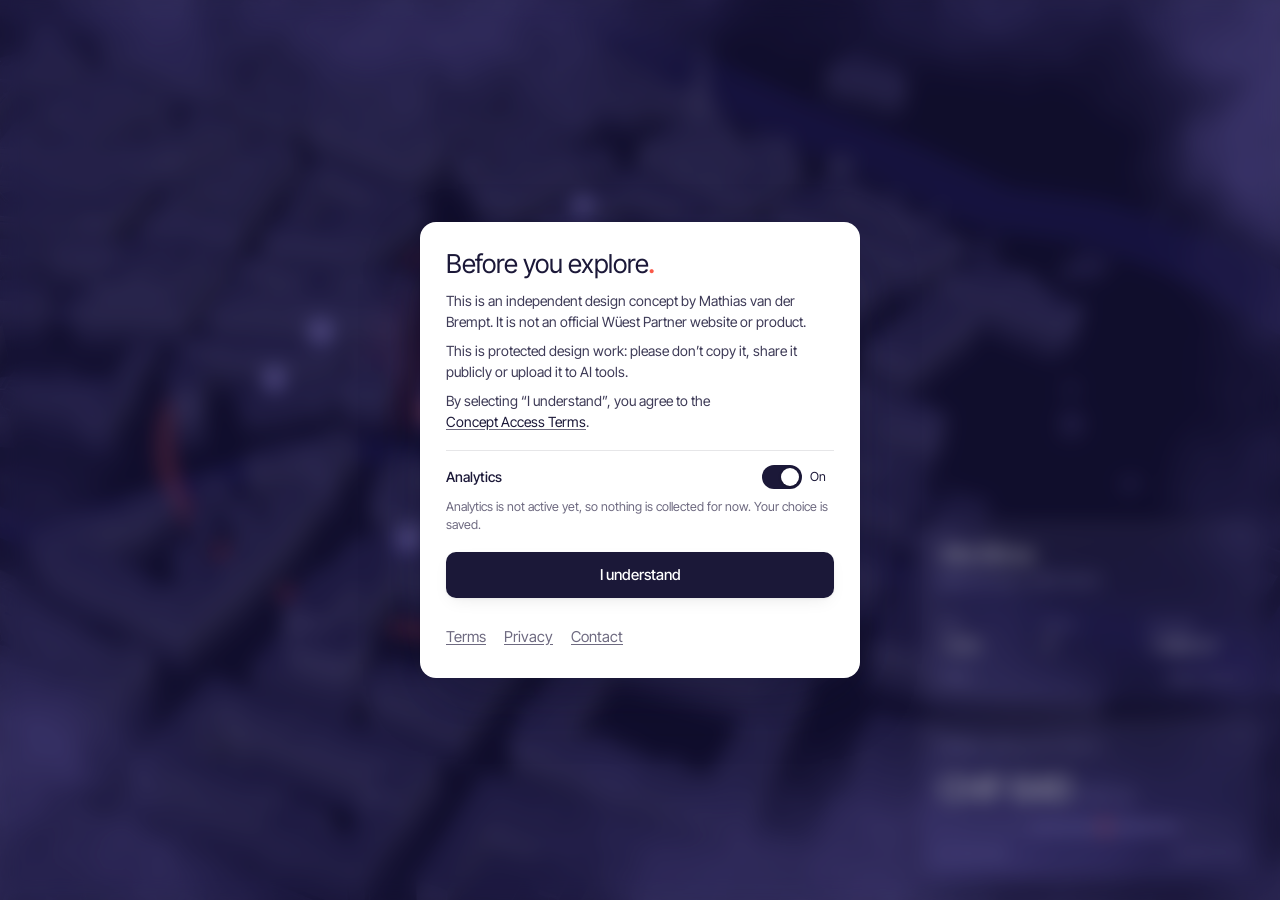
<file: scene.html>
<!DOCTYPE html>
<html lang="en">
<head>
<meta charset="utf-8">
<meta name="viewport" content="width=device-width, initial-scale=1">
<title>Interactive Zürich scene</title>
<meta name="robots" content="noindex">
<link rel="preconnect" href="https://fonts.googleapis.com">
<link href="https://fonts.googleapis.com/css2?family=Inter+Tight:wght@300;400;500;600&display=swap" rel="stylesheet">
<style>
  :root {
    --night: #0F0D26; --ink: #FFFFFF; --muted: #B9B3EC; --soft: #CFCBF3;
    --coral: #E5443A; --signal: #D9392F; --lav: #9C94E3;
    --font: 'Inter Tight', 'Helvetica Neue', Arial, sans-serif;
  }
  * { box-sizing: border-box; }
  html, body { margin: 0; background: var(--night); color: var(--ink); font-family: var(--font); }
  .hero { position: relative; height: 100vh; height: 100svh; overflow: hidden; isolation: isolate; }
  main.layer { position: absolute; right: 20px; bottom: 20px; width: min(340px, 46%); padding: 0; display: block; }
  main.layer .side { flex: none; width: 100%; }
  #scene, .fallback { position: absolute; inset: 0; width: 100%; height: 100%; display: block; }
  .fallback { object-fit: cover; object-position: 64% 50%; z-index: 0; }
  #scene { z-index: 1; outline: none; touch-action: none; }
  .clouds { position: absolute; inset: -2%; width: 104%; height: 104%; object-fit: cover; z-index: 2; pointer-events: none; }
  .scrim { position: absolute; inset: 0; z-index: 2; pointer-events: none;
    background: linear-gradient(90deg, rgba(15,13,38,0.82) 0%, rgba(15,13,38,0.5) 30%, rgba(15,13,38,0) 56%); }
  .layer { position: relative; z-index: 3; pointer-events: none; }
  .layer a, .layer button, .layer .glass { pointer-events: auto; }
  [hidden] { display: none !important; }
  header { display: flex; flex-wrap: wrap; align-items: center; justify-content: space-between; gap: 16px 40px; padding: 28px clamp(24px, 5vw, 72px); }
  .lockup { display: flex; align-items: center; gap: 10px; pointer-events: auto; }
  .word { font-size: 26px; line-height: 1; letter-spacing: -0.035em; white-space: nowrap; }
  .word b { font-weight: 700; } .word span { font-weight: 300; }
  nav { display: flex; flex-wrap: wrap; gap: 4px 32px; align-items: center; }
  nav a { color: #fff; text-decoration: none; font-size: 15px; padding: 12px 0; display: inline-flex; align-items: center; gap: 10px; }
  nav a:hover { color: var(--soft); }
  main { flex: 1; display: flex; flex-wrap: wrap; align-items: center; justify-content: space-between; gap: 40px; padding: 24px clamp(24px, 5vw, 72px); }
  .copy { flex: 1 1 380px; max-width: 540px; min-width: 0; display: flex; flex-direction: column; gap: 28px; }
  h1 { margin: 0; font-size: clamp(46px, 5.8vw, 84px); line-height: 0.98; font-weight: 500; letter-spacing: -0.045em; }
  .lede { margin: 0; font-size: 19px; line-height: 1.5; color: var(--soft); max-width: 470px; }
  .ctas { display: flex; flex-wrap: wrap; gap: 12px; margin-top: 4px; }
  .btn { display: inline-flex; align-items: center; gap: 12px; min-height: 48px; padding: 0 22px; border-radius: 10px; color: #fff; text-decoration: none; font-size: 15px; font-weight: 500; font-family: var(--font); border: 0; cursor: pointer; }
  .btn svg { transition: transform .15s ease; } .btn:hover svg { transform: translateX(4px); }
  .btn-primary { background: var(--signal); box-shadow: inset 0 0.5px 0 rgba(255,255,255,0.28), 0 1px 2px rgba(27,24,56,0.18), 0 10px 22px -12px rgba(217,57,47,0.6); } .btn-primary:hover { background: #C4302A; }
  .btn-ghost { background: linear-gradient(165deg, rgba(255,255,255,0.13), rgba(255,255,255,0.05)); backdrop-filter: blur(16px) saturate(1.3); -webkit-backdrop-filter: blur(16px) saturate(1.3); box-shadow: inset 0 0.5px 0 rgba(255,255,255,0.24), inset 0 0 0 0.5px rgba(255,255,255,0.16), 0 10px 22px -14px rgba(4,2,20,0.7); } .btn-ghost:hover { background: linear-gradient(165deg, rgba(255,255,255,0.18), rgba(255,255,255,0.08)); }
  @media (prefers-reduced-motion: reduce) { .btn svg { transition: none; } }
  .side { flex: 0 1 360px; min-width: 0; display: flex; flex-direction: column; gap: 12px; }
  .glass { background: linear-gradient(165deg, rgba(255,255,255,0.10), rgba(255,255,255,0.04));
    backdrop-filter: blur(20px) saturate(1.3); -webkit-backdrop-filter: blur(20px) saturate(1.3);
    box-shadow: inset 0 0.5px 0 rgba(255,255,255,0.18), inset 0 0 0 0.5px rgba(255,255,255,0.09), 0 30px 70px -30px rgba(4,2,20,0.8);
    border-radius: 16px; }
  .card { padding: 20px; display: flex; flex-direction: column; gap: 14px; }
  .card h2 { margin: 0; font-size: 22px; font-weight: 500; letter-spacing: -0.02em; }
  .sub { font-size: 14px; color: var(--muted); }
  .hair { height: 0; border-top: 0.5px solid rgba(255,255,255,0.14); }
  .facts { display: grid; grid-template-columns: repeat(3, minmax(0, 1fr)); gap: 12px; }
  .fact { display: flex; flex-direction: column; gap: 4px; min-width: 0; }
  .fact span:first-child { font-size: 12px; color: var(--muted); }
  .fact span:last-child { font-size: 17px; font-weight: 500; font-variant-numeric: tabular-nums; }
  .source { font-size: 12px; color: var(--muted); }
  .big { font-size: 34px; font-weight: 500; letter-spacing: -0.03em; font-variant-numeric: tabular-nums; }
  .big small { font-size: 16px; font-weight: 400; color: var(--muted); letter-spacing: 0; }
  .range { position: relative; height: 8px; border-radius: 999px; background: rgba(255,255,255,0.10); }
  .range i { position: absolute; top: 0; bottom: 0; border-radius: 999px; background: rgba(156,148,227,0.55); }
  .range b { position: absolute; top: -5px; width: 2px; height: 18px; background: var(--coral); box-shadow: 0 0 10px var(--coral); }
  .row { display: flex; justify-content: space-between; font-size: 12px; color: var(--muted); font-variant-numeric: tabular-nums; }
  .comps { padding: 14px 20px; flex-direction: row; align-items: center; justify-content: space-between; gap: 16px; }
  .dot { width: 10px; height: 10px; border-radius: 999px; background: #C4BFF5; box-shadow: 0 0 12px var(--lav); display: inline-block; }
  .link { display: inline-flex; align-items: center; gap: 8px; color: #fff; font-size: 14px; font-weight: 500; text-decoration: none; min-height: 44px; background: none; border: 0; cursor: pointer; font-family: var(--font); padding: 0; }
  .link:hover { color: var(--soft); }
  footer { padding: 0 clamp(24px, 5vw, 72px) 28px; }
  .status { border-radius: 12px; padding: 12px 18px; display: flex; flex-wrap: wrap; align-items: center; justify-content: space-between; gap: 10px 24px; font-size: 13px; color: var(--muted); }
  .status strong { color: #fff; font-weight: 500; }
  .keys { display: flex; flex-wrap: wrap; gap: 8px 20px; }
  .key { display: inline-flex; align-items: center; gap: 8px; }
  .k-floor { width: 16px; height: 3px; background: var(--coral); box-shadow: 0 0 8px var(--coral); }
  .k-ring { width: 12px; height: 12px; border-radius: 999px; box-shadow: inset 0 0 0 1.5px var(--coral); }
  .k-comp { width: 8px; height: 8px; border-radius: 999px; background: #C4BFF5; }
  .tip { position: absolute; z-index: 4; pointer-events: none; padding: 8px 12px; border-radius: 10px; font-size: 13px; white-space: nowrap; opacity: 0; transform: translate(-50%, calc(-100% - 14px)); transition: opacity .12s; }
  .tip.on { opacity: 1; }
  .hint { font-size: 13px; color: var(--muted); }
  @media (max-width: 640px) {
    main.layer { left: 12px; right: 12px; bottom: 12px; width: auto; }
    main.layer .card:nth-child(2) { display: none; }
    .scrim { background: linear-gradient(180deg, rgba(15,13,38,0.85) 0%, rgba(15,13,38,0.4) 55%, rgba(15,13,38,0.85) 100%); }
    .side { flex-basis: 100%; }
  }
  @media (prefers-reduced-motion: reduce) { .tip { transition: none; } }
</style>
<script type="importmap">
{ "imports": { "three": "./vendor/three.module.min.js", "three/addons/": "./vendor/jsm/" } }
</script>
<link rel="stylesheet" href="/gate/gate.css">
</head>
<body>
<div class="hero">
  <img class="fallback" src="fallback.jpg" alt="Dark 3D model of central Zürich with the Alte Börse at Bleicherweg 5 lit in coral">
  <canvas id="scene" tabindex="0" aria-label="Interactive 3D model of central Zürich. Drag to orbit, scroll to zoom, hover a building to see its floors, click to select a floor. Arrow keys move the selected floor up or down, Escape returns to the Alte Börse."></canvas>
  <img class="clouds" src="clouds.png" alt="" aria-hidden="true">
  <div class="tip glass" id="tip" role="presentation"></div>


  <main class="layer" aria-label="Selected building details">
    <div class="side" aria-live="polite">
      <section class="glass card" aria-label="Selected building">
        <div style="display:flex;flex-direction:column;gap:4px">
          <h2 id="b-name">Alte Börse</h2>
          <span class="sub" id="b-addr">Bleicherweg 5, 8001 Zürich</span>
        </div>
        <div class="hair"></div>
        <div class="facts">
          <div class="fact"><span>Built</span><span id="b-year">1930</span></div>
          <div class="fact"><span>Floors</span><span id="b-floors">7</span></div>
          <div class="fact"><span>Footprint</span><span id="b-area">1'899 m²</span></div>
        </div>
        <div class="row"><span id="b-use">Office</span><span id="b-height">Height 30.3 m</span></div>
        <button class="link" id="b-reset" type="button" hidden>Back to the Alte Börse <svg width="18" height="18" viewBox="0 0 24 24" fill="none" stroke="currentColor" stroke-width="1.6" aria-hidden="true"><path d="M4 12h16M14 6l6 6-6 6"></path></svg></button>
      </section>
      <section class="glass card" aria-label="Office rent">
        <span class="sub" id="r-label">Median office asking rent, selected floor</span>
        <div class="big"><span id="r-med">CHF 640</span> <small>/ m² / yr</small></div>
        <div class="range"><i id="r-band" style="left:24%;width:46%"></i><b id="r-mark" style="left:calc(47% - 1px)"></b></div>
        <div class="row"><span id="r-q1">Q1 CHF 520</span><span id="r-q3">Q3 CHF 760</span></div>
      </section>
    </div>
  </main>

  <div hidden><strong id="s-area"></strong><span id="hint"></span><span id="c-text"></span></div>
</div>

<script type="module">
import * as THREE from 'three';
import { OrbitControls } from 'three/addons/controls/OrbitControls.js';

const canvas = document.getElementById('scene');
const tip = document.getElementById('tip');
const reduceMotion = window.matchMedia('(prefers-reduced-motion: reduce)').matches;
const fmt = n => String(Math.round(n)).replace(/\B(?=(\d{3})+(?!\d))/g, "'");

let renderer;
try {
  renderer = new THREE.WebGLRenderer({ canvas, antialias: true, powerPreference: 'high-performance' });
} catch (e) {
  canvas.style.display = 'none';
  throw e;
}
renderer.setPixelRatio(Math.min(window.devicePixelRatio, 2));
renderer.setClearColor(0x0F0D26, 1);

const scene = new THREE.Scene();
const FOG = new THREE.Color(0x100E2C);
scene.fog = new THREE.FogExp2(FOG, 0.00055);

const camera = new THREE.PerspectiveCamera(28, 1, 5, 6000);
const controls = new OrbitControls(camera, canvas);
controls.enableDamping = true;
controls.dampingFactor = 0.06;
controls.enablePan = false;
controls.minPolarAngle = 0.55;
controls.maxPolarAngle = 1.12;
controls.minDistance = 230;
controls.maxDistance = 1100;
controls.autoRotate = !reduceMotion;
controls.autoRotateSpeed = 0.35;
controls.addEventListener('start', () => { controls.autoRotate = false; });

// --- data
const meta = await fetch('scene.json').then(r => r.json());
const b64 = s => { const bin = atob(s); const u = new Uint8Array(bin.length); for (let i = 0; i < bin.length; i++) u[i] = bin.charCodeAt(i); return u.buffer; };
const bbuf = b64(meta.pos), wbuf = b64(meta.water);
const B = meta.b;
const raw = new Int16Array(bbuf);
const pos = new Float32Array(raw.length);
for (let i = 0; i < raw.length; i++) pos[i] = raw[i] * 0.1;
const bid = new Float32Array(raw.length / 3);
B.forEach((b, i) => { bid.fill(i, b.s * 3, (b.s + b.n) * 3); });

const geo = new THREE.BufferGeometry();
geo.setAttribute('position', new THREE.BufferAttribute(pos, 3));
geo.setAttribute('bid', new THREE.BufferAttribute(bid, 1));
geo.computeVertexNormals();

const targetIndex = B.findIndex(b => b.t);
const uniforms = {
  uClay: { value: new THREE.Color(0x27234F) },
  uSel: { value: new THREE.Color(0x4A4290) },
  uHover: { value: new THREE.Color(0x6E66B8) },
  uFog: { value: FOG },
  uFogDensity: { value: 0.00055 },
  uSelected: { value: targetIndex },
  uHovered: { value: -1 },
  uHFloor: { value: new THREE.Vector2(-1, -1) },
  uHFh: { value: 3.6 },
  uSFloor: { value: new THREE.Vector2(-1, -1) },
  uLight: { value: new THREE.Vector3(-0.55, 0.75, 0.4).normalize() },
};
const mat = new THREE.ShaderMaterial({
  uniforms,
  vertexShader: `
    attribute float bid;
    varying vec3 vN; varying float vBid; varying float vDist; varying float vY;
    void main() {
      vN = normalize(normal);
      vBid = bid; vY = position.y;
      vec4 mv = modelViewMatrix * vec4(position, 1.0);
      vDist = -mv.z;
      gl_Position = projectionMatrix * mv;
    }`,
  fragmentShader: `
    uniform vec3 uClay, uSel, uHover, uFog, uLight;
    uniform float uFogDensity, uSelected, uHovered, uHFh;
    uniform vec2 uHFloor, uSFloor;
    varying vec3 vN; varying float vBid; varying float vDist; varying float vY;
    void main() {
      vec3 n = normalize(vN);
      if (!gl_FrontFacing) n = -n;
      vec3 base = uClay;
      if (abs(vBid - uSelected) < 0.5) base = uSel;
      else if (abs(vBid - uHovered) < 0.5) base = mix(uClay, uHover, 0.55);
      float diff = max(dot(n, uLight), 0.0);
      float up = max(n.y, 0.0);
      float side = 1.0 - abs(n.y);
      vec3 col = base * (0.34 + 0.78 * diff + 0.28 * up);
      col += vec3(0.05, 0.045, 0.11) * side * smoothstep(0.0, 30.0, vY);
      bool isHov = abs(vBid - uHovered) < 0.5;
      bool isSel = abs(vBid - uSelected) < 0.5;
      if (isHov) {
        // faint floor lines on the hovered building, and the floor under the cursor lit
        float fl = fract(vY / uHFh);
        float line = (1.0 - smoothstep(0.0, 0.06, fl)) * side;
        col += vec3(0.16, 0.15, 0.34) * line;
        if (vY > uHFloor.x && vY < uHFloor.y) col = mix(col, vec3(0.55, 0.50, 0.95), 0.6 * side) + vec3(0.06, 0.05, 0.14) * side;
      }
      if (isSel && vY > uSFloor.x && vY < uSFloor.y) col = mix(col, vec3(0.92, 0.30, 0.24), 0.5 * side);
      float f = 1.0 - exp(-pow(uFogDensity * vDist, 2.0));
      gl_FragColor = vec4(mix(col, uFog, f), 1.0);
      #include <colorspace_fragment>
    }`,
  side: THREE.DoubleSide,
});
const city = new THREE.Mesh(geo, mat);
scene.add(city);
const edges = new THREE.LineSegments(new THREE.EdgesGeometry(geo, 35), new THREE.LineBasicMaterial({ color: 0x7A72C8, transparent: true, opacity: 0.18 }));
scene.add(edges);

// ground and water
const ground = new THREE.Mesh(new THREE.PlaneGeometry(6000, 6000), new THREE.MeshBasicMaterial({ color: 0x110F2E }));
ground.rotation.x = -Math.PI / 2;
scene.add(ground);
const wraw = new Int16Array(wbuf);
const wpos = new Float32Array((wraw.length / 2) * 3);
for (let i = 0, j = 0; i < wraw.length; i += 2, j += 3) { wpos[j] = wraw[i] * 0.1; wpos[j + 1] = 0.15; wpos[j + 2] = wraw[i + 1] * 0.1; }
const wgeo = new THREE.BufferGeometry();
wgeo.setAttribute('position', new THREE.BufferAttribute(wpos, 3));
const water = new THREE.Mesh(wgeo, new THREE.MeshBasicMaterial({ color: 0x1E1A55, side: THREE.DoubleSide }));
scene.add(water);

// --- highlight layer: floor band, ring, comparables
function gradTex(radial) {
  const c = document.createElement('canvas'); c.width = 64; c.height = 64;
  const x = c.getContext('2d');
  const g = radial ? x.createRadialGradient(32, 32, 0, 32, 32, 32) : x.createLinearGradient(0, 0, 0, 64);
  if (radial) { g.addColorStop(0, 'rgba(255,255,255,1)'); g.addColorStop(0.25, 'rgba(255,255,255,0.55)'); g.addColorStop(1, 'rgba(255,255,255,0)'); }
  else { g.addColorStop(0, 'rgba(255,255,255,0)'); g.addColorStop(0.5, 'rgba(255,255,255,1)'); g.addColorStop(1, 'rgba(255,255,255,0)'); }
  x.fillStyle = g; x.fillRect(0, 0, 64, 64);
  const t = new THREE.CanvasTexture(c); t.colorSpace = THREE.SRGBColorSpace; return t;
}
const RADIAL = gradTex(true), VERT = gradTex(false);
const HOT = new THREE.Color(0xFFB4A6);
const hotMat = new THREE.MeshBasicMaterial({ color: HOT, side: THREE.DoubleSide, fog: false });
const fillMat = new THREE.MeshBasicMaterial({ color: 0xE5443A, transparent: true, opacity: 0.6, side: THREE.DoubleSide, depthWrite: false, fog: false });
const haloMat = new THREE.MeshBasicMaterial({ color: 0xFF5A48, map: VERT, transparent: true, opacity: 0.9, blending: THREE.AdditiveBlending, side: THREE.DoubleSide, depthWrite: false, fog: false });
const poolMat = new THREE.SpriteMaterial({ color: 0xE5443A, map: RADIAL, transparent: true, opacity: 0.32, blending: THREE.AdditiveBlending, depthWrite: false, fog: false });
const ringMat = new THREE.MeshBasicMaterial({ color: 0xF0705F, transparent: true, opacity: 0.9, side: THREE.DoubleSide, depthWrite: false });
const ringGlowMat = new THREE.MeshBasicMaterial({ color: 0xE5443A, transparent: true, opacity: 0.22, blending: THREE.AdditiveBlending, side: THREE.DoubleSide, depthWrite: false });
const pinMat = new THREE.MeshBasicMaterial({ color: 0xE6E3FF, fog: false });
const pinGlowMat = new THREE.SpriteMaterial({ color: 0x9C94E3, map: RADIAL, transparent: true, opacity: 0.9, blending: THREE.AdditiveBlending, depthWrite: false, fog: false });
const stemMat = new THREE.LineBasicMaterial({ color: 0x9C94E3, transparent: true, opacity: 0.7 });
const hi = new THREE.Group();
scene.add(hi);

function bandGeometry(fp, z1, z2) {
  const fill = [], strips = [], halo = [], huv = [];
  const t = 0.3, hz1 = z1 - 3, hz2 = z2 + 3;
  for (let i = 0; i < fp.length - 1; i++) {
    const [x0, z0] = fp[i], [x1, zz1] = fp[i + 1];
    fill.push(x0, z1, z0, x1, z1, zz1, x1, z2, zz1, x0, z1, z0, x1, z2, zz1, x0, z2, z0);
    for (const y of [z1, z2]) strips.push(x0, y - t, z0, x1, y - t, zz1, x1, y + t, zz1, x0, y - t, z0, x1, y + t, zz1, x0, y + t, z0);
    // halo sits a little outside the wall
    const ex = x1 - x0, ez = zz1 - z0, L = Math.hypot(ex, ez) || 1, nx = ez / L * 0.6, nz = -ex / L * 0.6;
    for (const s of [1, -1]) {
      const a0 = x0 + nx * s, b0 = z0 + nz * s, a1 = x1 + nx * s, b1 = zz1 + nz * s;
      halo.push(a0, hz1, b0, a1, hz1, b1, a1, hz2, b1, a0, hz1, b0, a1, hz2, b1, a0, hz2, b0);
      huv.push(0, 1, 1, 1, 1, 0, 0, 1, 1, 0, 0, 0);
    }
  }
  const g1 = new THREE.BufferGeometry(); g1.setAttribute('position', new THREE.Float32BufferAttribute(fill, 3));
  const g2 = new THREE.BufferGeometry(); g2.setAttribute('position', new THREE.Float32BufferAttribute(strips, 3));
  const g3 = new THREE.BufferGeometry(); g3.setAttribute('position', new THREE.Float32BufferAttribute(halo, 3)); g3.setAttribute('uv', new THREE.Float32BufferAttribute(huv, 2));
  return [g1, g2, g3];
}

function hash(s) { let h = 2166136261; for (const c of String(s)) { h ^= c.charCodeAt(0); h = Math.imul(h, 16777619); } return (h >>> 0); }

let comps = [];
function floorsOf(b) {
  const g = b.g || {};
  const floors = Math.max(1, g.f || Math.round(b.h / 3.6));
  return { floors, fh: b.h / floors };
}
function floorName(level) { return level === 0 ? 'ground floor' : `floor ${level}`; }
let curSel = -1, curLevel = 0;
function select(i, fromUser, levelIn) {
  const b = B[i];
  uniforms.uSelected.value = i;
  hi.children.forEach(c => c.geometry && c.geometry.dispose());
  hi.clear();
  const g = b.g || {};
  const { floors, fh } = floorsOf(b);
  const level = Math.max(0, Math.min(floors - 1, levelIn ?? (b.t ? 3 : Math.floor(floors / 2))));
  curSel = i; curLevel = level;
  uniforms.uSFloor.value.set(fh * level, fh * (level + 1));
  const z1 = Math.min(b.h - 1, fh * level + 0.4), z2 = Math.min(b.h - 0.3, z1 + fh * 0.9);
  if (b.fp && b.fp.length > 2) {
    const [g1, g2, g3] = bandGeometry(b.fp, z1, z2);
    hi.add(new THREE.Mesh(g1, fillMat), new THREE.Mesh(g2, hotMat), new THREE.Mesh(g3, haloMat));
  }
  const pool = new THREE.Sprite(poolMat); pool.scale.set(140, 140, 1); pool.position.set(b.c[0], (z1 + z2) / 2, b.c[1]);
  hi.add(pool);
  const ring = new THREE.Mesh(new THREE.RingGeometry(149.3, 150.7, 160), ringMat);
  ring.rotation.x = -Math.PI / 2; ring.position.set(b.c[0], 0.4, b.c[1]);
  const ringGlow = new THREE.Mesh(new THREE.RingGeometry(145, 155, 160), ringGlowMat);
  ringGlow.rotation.x = -Math.PI / 2; ringGlow.position.set(b.c[0], 0.35, b.c[1]);
  hi.add(ring, ringGlow);
  // comparables: deterministic pick of taller buildings inside the ring
  const cand = B.map((o, k) => ({ o, k, d: Math.hypot(o.c[0] - b.c[0], o.c[1] - b.c[1]) }))
    .filter(x => x.k !== i && x.d < 150 && x.o.h > 9)
    .sort((p, q) => (hash(p.o.egid + b.egid) % 1000) - (hash(q.o.egid + b.egid) % 1000))
    .slice(0, 7);
  comps = cand;
  const sph = new THREE.SphereGeometry(1.4, 16, 12);
  for (const { o } of cand) {
    const m = new THREE.Mesh(sph, pinMat); m.position.set(o.c[0], o.h + 9, o.c[1]); hi.add(m);
    const gl = new THREE.Sprite(pinGlowMat); gl.scale.set(16, 16, 1); gl.position.copy(m.position); hi.add(gl);
    const lg = new THREE.BufferGeometry().setFromPoints([new THREE.Vector3(o.c[0], o.h + 0.5, o.c[1]), new THREE.Vector3(o.c[0], o.h + 8, o.c[1])]);
    hi.add(new THREE.Line(lg, stemMat));
  }
  goal.set(b.c[0], Math.min(b.h * 0.4, 14), b.c[1]);
  updateCards(b, i, level, cand.length);
}

function updateCards(b, i, level, nComps) {
  const g = b.g || {};
  document.getElementById('b-name').textContent = b.t ? 'Alte Börse' : (g.adr || `Building ${b.egid || i}`);
  document.getElementById('b-addr').textContent = b.t ? 'Bleicherweg 5, 8001 Zürich' : (g.plz ? `${g.plz}${b.egid ? `, EGID ${b.egid}` : ''}` : (b.egid ? `EGID ${b.egid}` : 'No register entry'));
  document.getElementById('b-year').textContent = g.y || '–';
  document.getElementById('b-floors').textContent = g.f || `~${Math.max(1, Math.round(b.h / 3.6))}`;
  document.getElementById('b-area').textContent = `${fmt(g.ga || b.a)} m²`;
  document.getElementById('b-use').textContent = g.k || 'Building';
  document.getElementById('b-height').textContent = `Height ${b.h.toFixed(1)} m`;
  document.getElementById('b-reset').hidden = !!b.t;
  const h = hash(b.egid || i);
  const med = b.t ? 640 : 380 + (h % 420);
  const q1 = Math.round(med * 0.81 / 10) * 10, q3 = Math.round(med * 1.19 / 10) * 10;
  document.getElementById('r-label').textContent = `Median asking rent, ${floorName(level)}`;
  document.getElementById('r-med').textContent = `CHF ${fmt(med)}`;
  document.getElementById('r-q1').textContent = `Q1 CHF ${fmt(q1)}`;
  document.getElementById('r-q3').textContent = `Q3 CHF ${fmt(q3)}`;
  const lo = 24 + (h % 9), w = 42 + (h % 11);
  document.getElementById('r-band').style.left = `${lo}%`;
  document.getElementById('r-band').style.width = `${w}%`;
  document.getElementById('r-mark').style.left = `calc(${lo + w / 2}% - 1px)`;
  document.getElementById('c-text').textContent = `${nComps} comparables within 150 m`;
}
document.getElementById('b-reset').addEventListener('click', () => select(targetIndex, true));

// --- camera start
const goal = new THREE.Vector3();
select(targetIndex, false);
controls.target.copy(goal);
camera.position.set(goal.x - 400, 500, goal.z + 560);
controls.update();


function resize() {
  const w = canvas.clientWidth, h = canvas.clientHeight;
  renderer.setSize(w, h, false);
  camera.aspect = w / h;
  // push the focus to the right on wide screens so the headline stays clear
  if (w > 640) camera.setViewOffset(w, h, w * 0.12, h * 0.06, w, h); else camera.clearViewOffset();
  camera.updateProjectionMatrix();
}
new ResizeObserver(resize).observe(canvas);
resize();

// --- picking
const ray = new THREE.Raycaster();
const ndc = new THREE.Vector2();
let downAt = null, pending = null;
function pick(ev) {
  const r = canvas.getBoundingClientRect();
  ndc.set(((ev.clientX - r.left) / r.width) * 2 - 1, -((ev.clientY - r.top) / r.height) * 2 + 1);
  ray.setFromCamera(ndc, camera);
  const hit = ray.intersectObject(city, false)[0];
  if (!hit) return { i: -1 };
  const i = bid[hit.face.a];
  const { floors, fh } = floorsOf(B[i]);
  const level = Math.max(0, Math.min(floors - 1, Math.floor(hit.point.y / fh)));
  return { i, level, floors, fh };
}
canvas.addEventListener('pointermove', ev => {
  pending = ev;
});
canvas.addEventListener('pointerleave', () => { pending = null; uniforms.uHovered.value = -1; tip.classList.remove('on'); canvas.style.cursor = ''; });
canvas.addEventListener('pointerdown', ev => { downAt = [ev.clientX, ev.clientY]; });
canvas.addEventListener('pointerup', ev => {
  if (!downAt) return;
  const moved = Math.hypot(ev.clientX - downAt[0], ev.clientY - downAt[1]);
  downAt = null;
  if (moved > 6) return;
  const p = pick(ev);
  if (p.i >= 0) { controls.autoRotate = false; select(p.i, true, p.level); }
});
canvas.addEventListener('keydown', ev => {
  if (ev.key === 'Escape') select(targetIndex, true);
  if (ev.key === 'ArrowUp' || ev.key === 'ArrowDown') {
    ev.preventDefault();
    const { floors } = floorsOf(B[curSel]);
    const next = Math.max(0, Math.min(floors - 1, curLevel + (ev.key === 'ArrowUp' ? 1 : -1)));
    if (next !== curLevel) select(curSel, true, next);
  }
});
function hover() {
  if (!pending) return;
  const ev = pending; pending = null;
  const p = pick(ev), i = p.i;
  uniforms.uHovered.value = i;
  canvas.style.cursor = i >= 0 ? 'pointer' : 'grab';
  if (i >= 0) {
    const b = B[i], g = b.g || {};
    uniforms.uHFh.value = p.fh;
    uniforms.uHFloor.value.set(p.fh * p.level, p.fh * (p.level + 1));
    const name = b.t ? 'Alte Börse' : (g.adr || 'Building');
    const fl = p.level === 0 ? 'ground floor' : `floor ${p.level} of ${p.floors - 1}`;
    tip.textContent = `${name}, ${fl}`;
    tip.style.left = `${ev.clientX}px`; tip.style.top = `${ev.clientY}px`;
    tip.classList.add('on');
  } else tip.classList.remove('on');
}

// --- loop
const clock = new THREE.Clock();
function frame() {
  const dt = Math.min(clock.getDelta(), 0.05);
  controls.target.lerp(goal, 1 - Math.pow(0.002, dt));
  controls.update();
  hover();
  const t = clock.elapsedTime;
  if (!reduceMotion) haloMat.opacity = 0.75 + 0.2 * Math.sin(t * 2.2);
  renderer.render(scene, camera);
  requestAnimationFrame(frame);
}
frame();
document.querySelector('.fallback').style.visibility = 'hidden';
</script>
<script src="/gate/legal-content.js"></script>
<script src="/gate/entry.js"></script>
<script src="/gate/gate.js"></script>
</body>
</html>
</file>
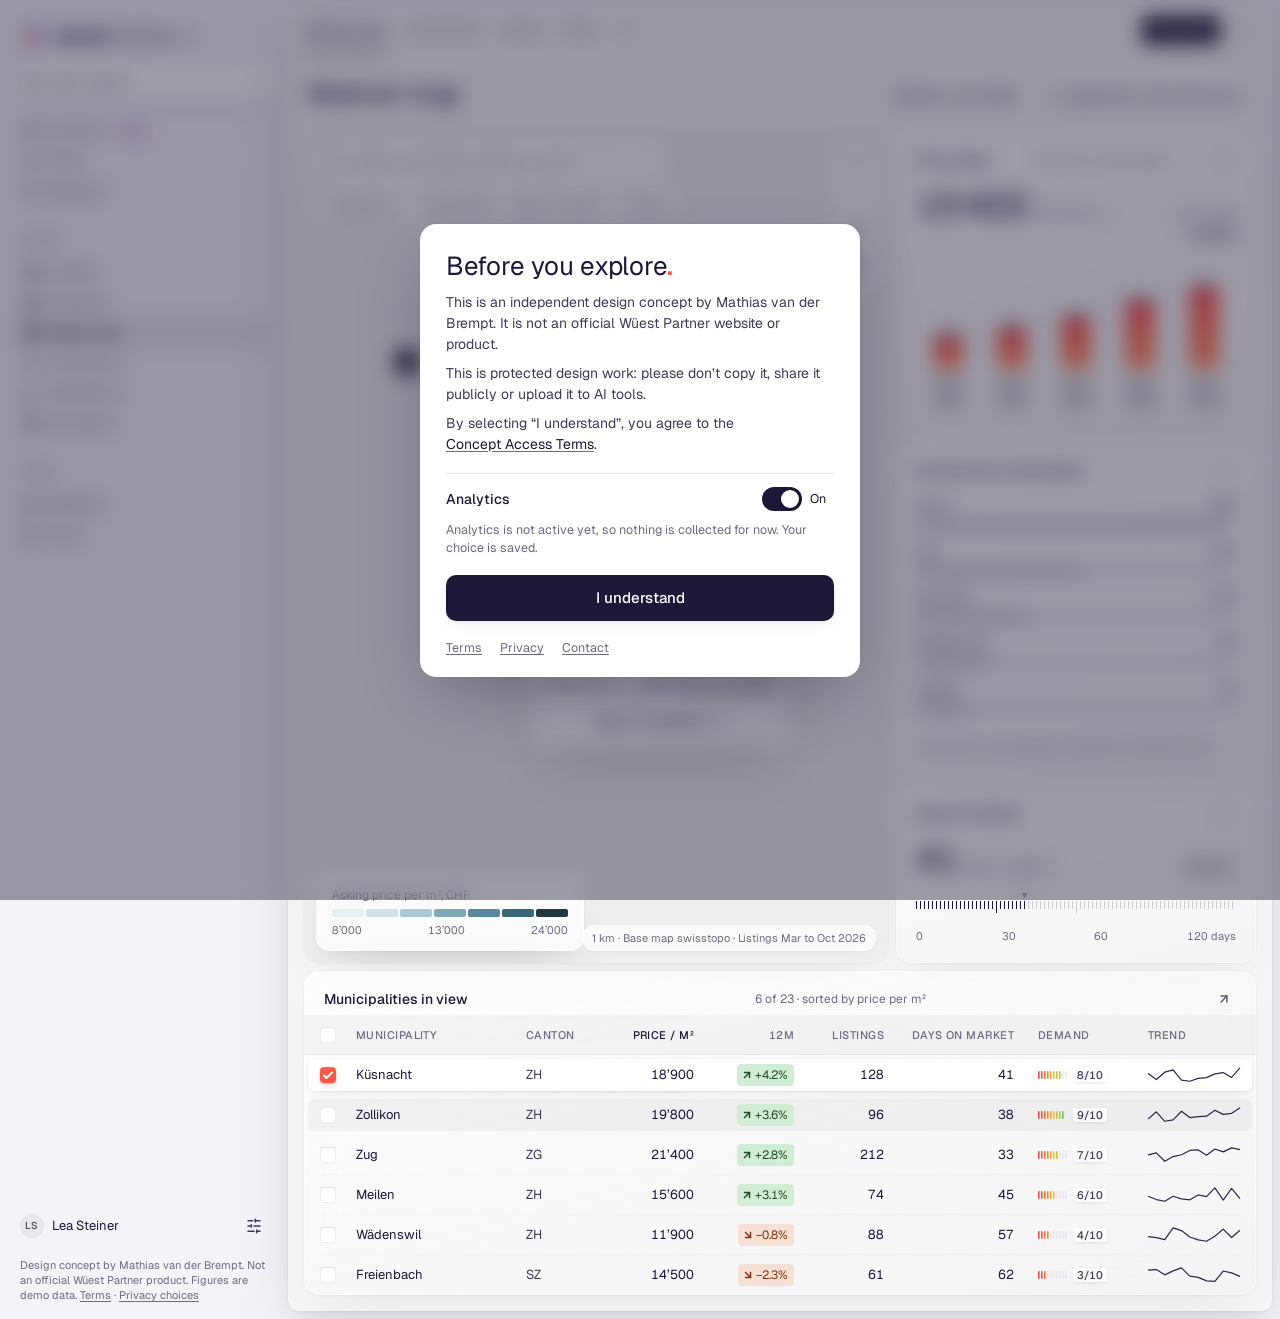
<file: app/market.html>
<!doctype html>
<html lang="en">
<head>
<meta charset="utf-8">
<meta name="viewport" content="width=device-width, initial-scale=1">
<link rel="icon" href="data:,">
<meta name="robots" content="noindex, nofollow">
<title>Market map · Karta concept</title>
<link rel="stylesheet" href="ds/tokens.css">
<link rel="stylesheet" href="ds/bundle.css">
<link rel="stylesheet" href="concept.css">
<link rel="stylesheet" href="responsive.css">
<link rel="stylesheet" href="charts.css">
<link rel="stylesheet" href="vendor/maplibre-gl.css">
<link rel="stylesheet" href="maps.css">
<link rel="stylesheet" href="https://fonts.googleapis.com/css2?family=Geist:wght@400;500;600&amp;family=Inter+Tight:wght@300;700&amp;display=swap">
<style>
body{margin:0;background:#f0f0f2}
a{color:#1B1838}a:hover{color:#3a3a3e}
</style>
<style>
.ka-note { margin: 10px 4px 0; font-size: 11px; line-height: 15px; color: var(--ink-muted); }
.ka-note a { color: var(--ink-tertiary); }
.kc-nav-mini .ka-note { display: none; }
.k-nav-item[aria-disabled="true"]:hover { background: transparent; color: var(--ink-tertiary); }
/* QA: design system focus ring on the concept controls that fell back to the browser outline or had none */
.kc-seg button:focus-visible, .c-period:focus-visible, .c-go:focus-visible, .kc-map-ctrl button:focus-visible, .kc-iconbtn-scene:focus-visible, .kc-ls-filter button:focus-visible, .kc-crumbs a:focus-visible, .k-ws:focus-visible, .k-row.is-layer:focus-visible { outline: none; box-shadow: var(--shadow-focus) !important; border-radius: var(--radius-md); }
.kc-scene .kc-seg button:focus-visible, .kc-scene .kc-iconbtn-scene:focus-visible, .kc-scene .kc-crumbs a:focus-visible { box-shadow: 0 0 0 2px var(--scene), 0 0 0 4px var(--on-scene) !important; }
.kc-sugg:focus-visible { box-shadow: inset 0 0 0 1.5px var(--signal-300); }
.kc-addr-field input:focus-visible { outline: none; }
</style>
<link rel="stylesheet" href="/gate/gate.css">
</head>
<body>
<div id="dc-root"></div>
<template id="dc-tpl">

<svg width="0" height="0" aria-hidden="true" style="position:absolute;width:0;height:0;overflow:hidden"><defs><linearGradient id="kcSig" x1="0" y1="1" x2="0.35" y2="0"><stop offset="0" stop-color="#FF6E4E"></stop><stop offset="1" stop-color="#E8444F"></stop></linearGradient></defs></svg><div class="kc-app"><aside class="k-sidebar"><button class="k-ws" type="button" aria-label="Wüest Dimensions workspace"><span class="k-ws-tile kc-wd-mark"><span role="img" aria-label="Wüest Dimensions" style="position:relative;display:block;width:28px;height:28px"><span style="position:absolute;display:block;left:17.32px;top:4.67px;width:7.00px;height:17.33px;border-radius:0.30px;transform:skewX(-13deg);transform-origin:0 0;background:linear-gradient(115deg, rgba(255,255,255,0.26) 0%, rgba(255,255,255,0) 40%), linear-gradient(165deg, rgba(97,82,232,0.89), rgba(60,51,160,0.82));backdrop-filter:blur(1.2px) saturate(1.5) brightness(1.05);-webkit-backdrop-filter:blur(1.2px) saturate(1.5) brightness(1.05);box-shadow:inset 0 0.5px 0 rgba(255,255,255,0.30), 0 4.5px 11.2px -3.9px rgba(27,24,56,0.12)"></span><span style="position:absolute;display:block;left:8.05px;top:8.67px;width:7.66px;height:13.33px;border-radius:0.30px;transform:skewX(19deg);transform-origin:0 0;background:linear-gradient(115deg, rgba(255,255,255,0.26) 0%, rgba(255,255,255,0) 40%), linear-gradient(165deg, rgba(255,100,80,0.75), rgba(217,57,47,0.64));backdrop-filter:blur(1.2px) saturate(1.5) brightness(1.05);-webkit-backdrop-filter:blur(1.2px) saturate(1.5) brightness(1.05);box-shadow:inset 0 0.5px 0 rgba(255,255,255,0.30), 0 1.3px 3.4px -1.2px rgba(27,24,56,0.12)"></span><span style="position:absolute;display:block;left:2.02px;top:6.00px;width:8.67px;height:17.33px;border-radius:0.30px;transform:skewX(19deg);transform-origin:0 0;background:linear-gradient(115deg, rgba(255,255,255,0.26) 0%, rgba(255,255,255,0) 40%), linear-gradient(165deg, rgba(227,212,197,0.72), rgba(180,156,134,0.54));backdrop-filter:blur(1.2px) saturate(1.5) brightness(1.05);-webkit-backdrop-filter:blur(1.2px) saturate(1.5) brightness(1.05);box-shadow:inset 0 0.5px 0 rgba(255,255,255,0.30), 0 1.3px 3.4px -1.2px rgba(27,24,56,0.12)"></span></span></span><span class="k-ws-name kc-wd-word"><b>wūest</b>dimensions</span><svg width="14" height="14" viewBox="0 0 24 24" fill="none" stroke="currentColor" stroke-width="2.57" stroke-linecap="round" stroke-linejoin="round" aria-hidden="true"><path d="m6 9 6 6 6-6"/></svg></button><button class="k-quick" type="button" style="border:0;font:inherit;width:100%"><svg width="16" height="16" viewBox="0 0 24 24" fill="none" stroke="currentColor" stroke-width="2.25" stroke-linecap="round" stroke-linejoin="round" aria-hidden="true"><path d="M4 14a1 1 0 0 1-.78-1.63l9.9-10.2a.5.5 0 0 1 .86.46l-1.92 6.02A1 1 0 0 0 13 10h7a1 1 0 0 1 .78 1.63l-9.9 10.2a.5.5 0 0 1-.86-.46l1.92-6.02A1 1 0 0 0 11 14z"/></svg><span>Quick actions</span><span class="k-kbd">/</span></button><nav class="k-nav" aria-label="Shortcuts"><a class="k-nav-item" href="#"><svg width="16" height="16" viewBox="0 0 24 24" fill="none" stroke="currentColor" stroke-width="2.25" stroke-linecap="round" stroke-linejoin="round" aria-hidden="true"><path d="M9.937 15.5A2 2 0 0 0 8.5 14.063l-6.135-1.582a.5.5 0 0 1 0-.962L8.5 9.936A2 2 0 0 0 9.937 8.5l1.582-6.135a.5.5 0 0 1 .963 0L14.063 8.5A2 2 0 0 0 15.5 9.937l6.135 1.581a.5.5 0 0 1 0 .964L15.5 14.063a2 2 0 0 0-1.437 1.437l-1.582 6.135a.5.5 0 0 1-.963 0z"/> <path d="M20 3v4"/> <path d="M22 5h-4"/> <path d="M4 17v2"/> <path d="M5 18H3"/></svg><span>Assistant</span><span class="k-badge-new">New</span></a><a class="k-nav-item" href="#"><svg width="16" height="16" viewBox="0 0 24 24" fill="none" stroke="currentColor" stroke-width="2.25" stroke-linecap="round" stroke-linejoin="round" aria-hidden="true"><path d="M6 8a6 6 0 0 1 12 0c0 7 3 9 3 9H3s3-2 3-9"/> <path d="M10.3 21a1.94 1.94 0 0 0 3.4 0"/></svg><span>Alerts</span><span class="k-count">4</span></a><a class="k-nav-item" href="#"><svg width="16" height="16" viewBox="0 0 24 24" fill="none" stroke="currentColor" stroke-width="2.25" stroke-linecap="round" stroke-linejoin="round" aria-hidden="true"><path d="m19 21-7-4-7 4V5a2 2 0 0 1 2-2h10a2 2 0 0 1 2 2v16z"/></svg><span>Watchlist</span></a></nav><div class="k-section-label">Invest</div><nav class="k-nav" aria-label="Invest"><a class="k-nav-item" href="#"><svg width="16" height="16" viewBox="0 0 24 24" fill="none" stroke="currentColor" stroke-width="2.25" stroke-linecap="round" stroke-linejoin="round" aria-hidden="true"><rect width="7" height="7" x="3" y="3" rx="1"/> <rect width="7" height="7" x="14" y="3" rx="1"/> <rect width="7" height="7" x="14" y="14" rx="1"/> <rect width="7" height="7" x="3" y="14" rx="1"/></svg><span>Portfolio</span></a><a class="k-nav-item" href="#"><svg width="16" height="16" viewBox="0 0 24 24" fill="none" stroke="currentColor" stroke-width="2.25" stroke-linecap="round" stroke-linejoin="round" aria-hidden="true"><path d="M6 22V4a2 2 0 0 1 2-2h8a2 2 0 0 1 2 2v18Z"/> <path d="M6 12H4a2 2 0 0 0-2 2v6a2 2 0 0 0 2 2h2"/> <path d="M18 9h2a2 2 0 0 1 2 2v9a2 2 0 0 1-2 2h-2"/> <path d="M10 6h4"/> <path d="M10 10h4"/> <path d="M10 14h4"/> <path d="M10 18h4"/></svg><span>Properties</span></a><a class="k-nav-item" href="#" aria-current="page"><svg width="16" height="16" viewBox="0 0 24 24" fill="none" stroke="currentColor" stroke-width="2.25" stroke-linecap="round" stroke-linejoin="round" aria-hidden="true"><path d="M14.106 5.553a2 2 0 0 0 1.788 0l3.659-1.83A1 1 0 0 1 21 4.619v12.764a1 1 0 0 1-.553.894l-4.553 2.277a2 2 0 0 1-1.788 0l-4.212-2.106a2 2 0 0 0-1.788 0l-3.659 1.83A1 1 0 0 1 3 19.381V6.618a1 1 0 0 1 .553-.894l4.553-2.277a2 2 0 0 1 1.788 0z"/> <path d="M15 5.764v15"/> <path d="M9 3.236v15"/></svg><span>Market map</span></a><a class="k-nav-item" href="#"><svg width="16" height="16" viewBox="0 0 24 24" fill="none" stroke="currentColor" stroke-width="2.25" stroke-linecap="round" stroke-linejoin="round" aria-hidden="true"><path d="M8 3 4 7l4 4"/> <path d="M4 7h16"/> <path d="m16 21 4-4-4-4"/> <path d="M20 17H4"/></svg><span>Transactions</span></a><a class="k-nav-item" href="#"><svg width="16" height="16" viewBox="0 0 24 24" fill="none" stroke="currentColor" stroke-width="2.25" stroke-linecap="round" stroke-linejoin="round" aria-hidden="true"><path d="M3 3v16a2 2 0 0 0 2 2h16"/> <path d="m19 9-5 5-4-4-3 3"/></svg><span>Performance</span></a><a class="k-nav-item" href="#"><svg width="16" height="16" viewBox="0 0 24 24" fill="none" stroke="currentColor" stroke-width="2.25" stroke-linecap="round" stroke-linejoin="round" aria-hidden="true"><path d="M15 2H6a2 2 0 0 0-2 2v16a2 2 0 0 0 2 2h12a2 2 0 0 0 2-2V7Z"/> <path d="M14 2v4a2 2 0 0 0 2 2h4"/> <path d="M10 9H8"/> <path d="M16 13H8"/> <path d="M16 17H8"/></svg><span>Documents</span></a></nav><div class="k-section-label">Team</div><nav class="k-nav" aria-label="Team"><a class="k-nav-item" href="#"><svg width="16" height="16" viewBox="0 0 24 24" fill="none" stroke="currentColor" stroke-width="2.25" stroke-linecap="round" stroke-linejoin="round" aria-hidden="true"><path d="M16 21v-2a4 4 0 0 0-4-4H6a4 4 0 0 0-4 4v2"/> <circle cx="9" cy="7" r="4"/> <path d="M22 21v-2a4 4 0 0 0-3-3.87"/> <path d="M16 3.13a4 4 0 0 1 0 7.75"/></svg><span>Members</span></a><a class="k-nav-item" href="#"><svg width="16" height="16" viewBox="0 0 24 24" fill="none" stroke="currentColor" stroke-width="2.25" stroke-linecap="round" stroke-linejoin="round" aria-hidden="true"><path d="M21.801 10A10 10 0 1 1 17 3.335"/> <path d="m9 11 3 3L22 4"/></svg><span>Tasks</span></a></nav><div class="k-user"><span class="k-avatar">LS</span><span>Lea Steiner</span><button class="k-iconbtn" type="button" aria-label="Preferences"><svg width="16" height="16" viewBox="0 0 24 24" fill="none" stroke="currentColor" stroke-width="2.25" stroke-linecap="round" stroke-linejoin="round" aria-hidden="true"><line x1="21" x2="14" y1="4" y2="4"/> <line x1="10" x2="3" y1="4" y2="4"/> <line x1="21" x2="12" y1="12" y2="12"/> <line x1="8" x2="3" y1="12" y2="12"/> <line x1="21" x2="16" y1="20" y2="20"/> <line x1="12" x2="3" y1="20" y2="20"/> <line x1="14" x2="14" y1="2" y2="6"/> <line x1="8" x2="8" y1="10" y2="14"/> <line x1="16" x2="16" y1="18" y2="22"/></svg></button></div></aside><main class="kc-main">
<div class="k-tabbar"><div class="k-tabs" role="tablist"><button class="k-tab" type="button" role="tab" aria-selected="true">Asking prices</button><button class="k-tab" type="button" role="tab" aria-selected="false">Transactions</button><button class="k-tab" type="button" role="tab" aria-selected="false">Supply</button><button class="k-tab" type="button" role="tab" aria-selected="false">Rents</button><button class="k-tab" type="button" aria-label="New view" style="color:var(--ink-muted)"><svg width="16" height="16" viewBox="0 0 24 24" fill="none" stroke="currentColor" stroke-width="2.25" stroke-linecap="round" stroke-linejoin="round" aria-hidden="true"><path d="M5 12h14"/> <path d="M12 5v14"/></svg></button></div><div class="k-tabbar-actions"><button class="k-btn k-btn--primary" type="button">Save area</button><button class="k-iconbtn" type="button" aria-label="More"><svg width="16" height="16" viewBox="0 0 24 24" fill="none" stroke="currentColor" stroke-width="2.25" stroke-linecap="round" stroke-linejoin="round" aria-hidden="true"><circle cx="12" cy="12" r="1"/> <circle cx="19" cy="12" r="1"/> <circle cx="5" cy="12" r="1"/></svg></button></div></div>
<div class="kc-body"><div class="kc-head"><div><h1 class="kc-title">Market map</h1></div>
<div class="kc-head-actions"><button class="k-btn k-btn--secondary" type="button"><svg width="14" height="14" viewBox="0 0 24 24" fill="none" stroke="currentColor" stroke-width="2.57" stroke-linecap="round" stroke-linejoin="round" aria-hidden="true"><path d="M8 2v4"/> <path d="M16 2v4"/> <rect width="18" height="18" x="3" y="4" rx="2"/> <path d="M3 10h18"/></svg>Mar to Oct 2026</button><button class="k-btn k-btn--secondary" type="button"><svg width="14" height="14" viewBox="0 0 24 24" fill="none" stroke="currentColor" stroke-width="2.57" stroke-linecap="round" stroke-linejoin="round" aria-hidden="true"><path d="M3 6h18"/> <path d="M7 12h10"/> <path d="M10 18h4"/></svg>Apartments, 3.5 to 5.5 rooms</button></div></div>
<div style="display:flex;flex-wrap:wrap;gap:8px;align-items:stretch"><section class="kc-map" style="flex:999 1 560px;min-width:0;min-height:720px;border-radius:16px;box-shadow:inset 0 0.5px 0 #ffffff, 0 0 0 0.5px rgba(20,20,22,0.045), 0 2px 6px rgba(20,22,30,0.025), 0 20px 48px -20px rgba(20,22,30,0.09)" aria-label="Market map">

<div class="kc-glass kc-search-glass" style="left:12px;top:12px"><svg width="16" height="16" viewBox="0 0 24 24" fill="none" stroke="currentColor" stroke-width="2.25" stroke-linecap="round" stroke-linejoin="round" aria-hidden="true"><circle cx="11" cy="11" r="8"/> <path d="m21 21-4.3-4.3"/></svg><span>Search municipality, address or parcel</span></div>
<div class="kc-glass" style="left:12px;top:60px;padding:4px"><div class="kc-seg" role="group" aria-label="Map layer" style="background:transparent;padding:0"><button type="button" aria-pressed="true">Price per m²</button><button type="button" aria-pressed="false">Change 12M</button><button type="button" aria-pressed="false">Days on market</button><button type="button" aria-pressed="false">Listings</button></div></div>
<div class="kc-glass kc-map-ctrl" style="right:12px;top:12px"><button type="button" aria-label="Zoom in"><svg width="16" height="16" viewBox="0 0 24 24" fill="none" stroke="currentColor" stroke-width="2.25" stroke-linecap="round" stroke-linejoin="round" aria-hidden="true"><path d="M5 12h14"/> <path d="M12 5v14"/></svg></button><button type="button" aria-label="Zoom out"><svg width="16" height="16" viewBox="0 0 24 24" fill="none" stroke="currentColor" stroke-width="2.25" stroke-linecap="round" stroke-linejoin="round" aria-hidden="true"><path d="M5 12h14"/></svg></button><hr><button type="button" aria-label="My properties"><svg width="16" height="16" viewBox="0 0 24 24" fill="none" stroke="currentColor" stroke-width="2.25" stroke-linecap="round" stroke-linejoin="round" aria-hidden="true"><line x1="2" x2="5" y1="12" y2="12"/> <line x1="19" x2="22" y1="12" y2="12"/> <line x1="12" x2="12" y1="2" y2="5"/> <line x1="12" x2="12" y1="19" y2="22"/> <circle cx="12" cy="12" r="7"/> <circle cx="12" cy="12" r="3"/></svg></button><button type="button" aria-label="Layers"><svg width="16" height="16" viewBox="0 0 24 24" fill="none" stroke="currentColor" stroke-width="2.25" stroke-linecap="round" stroke-linejoin="round" aria-hidden="true"><path d="m12.83 2.18a2 2 0 0 0-1.66 0L2.6 6.08a1 1 0 0 0 0 1.83l8.58 3.91a2 2 0 0 0 1.66 0l8.58-3.9a1 1 0 0 0 0-1.83Z"/> <path d="m22 17.65-9.17 4.16a2 2 0 0 1-1.66 0L2 17.65"/> <path d="m22 12.65-9.17 4.16a2 2 0 0 1-1.66 0L2 12.65"/></svg></button></div>
<div class="kc-glass" style="left:330px;top:120px;width:264px"><div class="kc-glass-pad">
<div style="display:flex;align-items:center;gap:8px"><div><div style="font-size:15px;line-height:20px;font-weight:500">Küsnacht</div><div class="c-hint">Meilen district · Zürich</div></div><button class="k-iconbtn" type="button" aria-label="Close" style="margin-left:auto;width:24px;height:24px"><svg width="14" height="14" viewBox="0 0 24 24" fill="none" stroke="currentColor" stroke-width="2.57" stroke-linecap="round" stroke-linejoin="round" aria-hidden="true"><path d="M18 6 6 18"/> <path d="m6 6 12 12"/></svg></button></div>
<div class="c-fig"><span class="c-num c-num--sm">18’900</span><span class="c-unit">CHF per m²</span></div>
<div style="display:flex;gap:8px;align-items:center"><span class="k-chip k-chip--positive k-delta"><svg width="12" height="12" viewBox="0 0 24 24" fill="none" stroke="currentColor" stroke-width="3.00" stroke-linecap="round" stroke-linejoin="round" aria-hidden="true"><path d="M7 7h10v10"/> <path d="M7 17 17 7"/></svg>+4.2% 12M</span><span class="c-hint">Region +3.1%</span></div>
<svg class="c-chart" viewBox="0 0 232 36" role="img" aria-label="Küsnacht price per m² over 12 months"><defs><linearGradient id="g501133" x1="0" y1="0" x2="0" y2="1"><stop offset="0" stop-color="#2A2747" stop-opacity="0.12"/><stop offset="1" stop-color="#2A2747" stop-opacity="0"/></linearGradient></defs><path d="M0.0 33.0 L21.1 30.6 L42.2 29.1 L63.3 26.7 L84.4 22.7 L105.5 19.6 L126.5 16.4 L147.6 14.1 L168.7 10.9 L189.8 7.7 L210.9 5.4 L232.0 3.0 L232 36 L0 36 Z" fill="url(#g501133)"/><path d="M0.0 33.0 L21.1 30.6 L42.2 29.1 L63.3 26.7 L84.4 22.7 L105.5 19.6 L126.5 16.4 L147.6 14.1 L168.7 10.9 L189.8 7.7 L210.9 5.4 L232.0 3.0" fill="none" stroke="var(--bar)" stroke-width="1.25" stroke-linejoin="round"/><circle cx="232.0" cy="3.0" r="2" fill="var(--signal)"/></svg>
<div class="c-rows"><div class="c-row"><span class="m">Listings</span><span class="v">128</span></div><div class="c-row"><span class="m">Days on market</span><span class="v">41</span></div><div class="c-row"><span class="m">Middle half</span><span class="v">CHF 15’200 to 22’600</span></div></div>
<a class="k-btn k-btn--secondary" href="#" style="text-decoration:none">Open municipality<svg width="14" height="14" viewBox="0 0 24 24" fill="none" stroke="currentColor" stroke-width="2.57" stroke-linecap="round" stroke-linejoin="round" aria-hidden="true"><path d="M5 12h14"/> <path d="m12 5 7 7-7 7"/></svg></a></div></div>
<div class="kc-glass" style="left:12px;bottom:12px"><div class="kc-glass-pad" style="gap:6px"><div class="k-legend"><span class="k-legend-title">Asking price per m², CHF</span><div class="k-legend-steps"><span style="background:var(--viz-seq-1)"></span><span style="background:var(--viz-seq-2)"></span><span style="background:var(--viz-seq-3)"></span><span style="background:var(--viz-seq-4)"></span><span style="background:var(--viz-seq-5)"></span><span style="background:var(--viz-seq-6)"></span><span style="background:var(--viz-seq-7)"></span></div><div class="k-legend-scale"><span>8’000</span><span>13’000</span><span>24’000</span></div></div></div></div>
<div class="kc-glass" style="right:12px;bottom:12px;padding:6px 10px;font-size:11px;line-height:14px;color:var(--ink-muted)">1 km · Base map swisstopo · Listings Mar to Oct 2026</div>
</section><div class="kc-rail"><section class="c-card"><div class="c-head"><h3 class="c-title">Price index</h3><span class="c-hint c-push">CHF per m², lake region</span><a class="c-go" href="#" aria-label="Open Price index"><svg width="14" height="14" viewBox="0 0 24 24" fill="none" stroke="currentColor" stroke-width="2.57" stroke-linecap="round" stroke-linejoin="round" aria-hidden="true"><path d="M7 7h10v10"/> <path d="M7 17 17 7"/></svg></a></div>
<div class="c-fig"><span class="c-num">15’400</span><span class="c-unit">CHF per m²</span><div class="c-aside"><small>Since 2022</small><b>+13.2%</b></div></div>
<svg class="c-chart" viewBox="0 0 320 154" role="img" aria-label="Asking price per m² by year, 2022 to 2026, rising every year"><defs><linearGradient id="fade" x1="0" y1="1" x2="0" y2="0"><stop offset="0" stop-color="#FF8A5E"/><stop offset="1" stop-color="#F04E58"/></linearGradient></defs><rect x="18.0" y="78.0" width="28" height="32.0" rx="3" fill="url(#fade)"/><rect x="82.0" y="69.8" width="28" height="40.2" rx="3" fill="url(#fade)"/><rect x="146.0" y="58.9" width="28" height="51.1" rx="3" fill="url(#fade)"/><rect x="210.0" y="42.5" width="28" height="67.5" rx="3" fill="url(#fade)"/><rect x="274.0" y="28.9" width="28" height="81.1" rx="3" fill="url(#fade)"/><path d="M32.0 78.0 L70.0 78.0 C78.0 78.0 74.0 69.8 84.0 69.8 L96.0 69.8 L134.0 69.8 C142.0 69.8 138.0 58.9 148.0 58.9 L160.0 58.9 L198.0 58.9 C206.0 58.9 202.0 42.5 212.0 42.5 L224.0 42.5 L262.0 42.5 C270.0 42.5 266.0 28.9 276.0 28.9 L288.0 28.9" fill="none" stroke="var(--bar-2)" stroke-width="1.2" stroke-dasharray="3 3"/><circle cx="32.0" cy="78.0" r="4.5" fill="var(--bar)"/><text x="32.0" y="124" font-size="11" text-anchor="middle" fill="var(--ink-muted)">2022</text><text x="32.0" y="138" font-size="12" text-anchor="middle" fill="var(--ink)">13.6 k</text><text x="32.0" y="150" font-size="11" text-anchor="middle" fill="var(--positive-ink)">+6.3%</text><circle cx="96.0" cy="69.8" r="4.5" fill="var(--bar)"/><text x="96.0" y="124" font-size="11" text-anchor="middle" fill="var(--ink-muted)">2023</text><text x="96.0" y="138" font-size="12" text-anchor="middle" fill="var(--ink)">13.9 k</text><text x="96.0" y="150" font-size="11" text-anchor="middle" fill="var(--positive-ink)">+2.2%</text><circle cx="160.0" cy="58.9" r="4.5" fill="var(--bar)"/><text x="160.0" y="124" font-size="11" text-anchor="middle" fill="var(--ink-muted)">2024</text><text x="160.0" y="138" font-size="12" text-anchor="middle" fill="var(--ink)">14.3 k</text><text x="160.0" y="150" font-size="11" text-anchor="middle" fill="var(--positive-ink)">+2.9%</text><circle cx="224.0" cy="42.5" r="4.5" fill="var(--bar)"/><text x="224.0" y="124" font-size="11" text-anchor="middle" fill="var(--ink-muted)">2025</text><text x="224.0" y="138" font-size="12" text-anchor="middle" fill="var(--ink)">14.9 k</text><text x="224.0" y="150" font-size="11" text-anchor="middle" fill="var(--positive-ink)">+4.2%</text><circle cx="288.0" cy="28.9" r="4.5" fill="var(--bar)"/><text x="288.0" y="124" font-size="11" text-anchor="middle" fill="var(--ink-muted)">2026</text><text x="288.0" y="138" font-size="12" text-anchor="middle" fill="var(--ink)">15.4 k</text><text x="288.0" y="150" font-size="11" text-anchor="middle" fill="var(--positive-ink)">+3.4%</text></svg></section><section class="c-card"><div class="c-head"><h3 class="c-title">Exposure by municipality</h3><a class="c-go c-push" href="#" aria-label="Open Exposure by municipality"><svg width="14" height="14" viewBox="0 0 24 24" fill="none" stroke="currentColor" stroke-width="2.57" stroke-linecap="round" stroke-linejoin="round" aria-hidden="true"><path d="M7 7h10v10"/> <path d="M7 17 17 7"/></svg></a></div><div style="display:flex;flex-direction:column;gap:12px"><div style="display:flex;flex-direction:column;gap:6px"><div style="display:flex;font-size:13px;line-height:18px"><span>Zürich</span><span class="v" style="margin-left:auto;font-variant-numeric:tabular-nums">38%</span></div><svg class="c-chart" viewBox="0 0 320 10" role="img" aria-label="Zürich share of portfolio value"><rect x="0" y="0" width="320" height="10" rx="5" fill="var(--track)" opacity="0.7"/><circle cx="3.3" cy="5" r="2.2" fill="var(--bar)"/><circle cx="10.0" cy="5" r="2.2" fill="var(--bar)"/><circle cx="16.7" cy="5" r="2.2" fill="var(--bar)"/><circle cx="23.3" cy="5" r="2.2" fill="var(--bar)"/><circle cx="30.0" cy="5" r="2.2" fill="var(--bar)"/><circle cx="36.7" cy="5" r="2.2" fill="var(--bar)"/><circle cx="43.3" cy="5" r="2.2" fill="var(--bar)"/><circle cx="50.0" cy="5" r="2.2" fill="var(--bar)"/><circle cx="56.7" cy="5" r="2.2" fill="var(--bar)"/><circle cx="63.3" cy="5" r="2.2" fill="var(--bar)"/><circle cx="70.0" cy="5" r="2.2" fill="var(--bar)"/><circle cx="76.7" cy="5" r="2.2" fill="var(--bar)"/><circle cx="83.3" cy="5" r="2.2" fill="var(--bar)"/><circle cx="90.0" cy="5" r="2.2" fill="var(--bar)"/><circle cx="96.7" cy="5" r="2.2" fill="var(--bar)"/><circle cx="103.3" cy="5" r="2.2" fill="var(--bar)"/><circle cx="110.0" cy="5" r="2.2" fill="var(--bar)"/><circle cx="116.7" cy="5" r="2.2" fill="var(--bar)"/><circle cx="123.3" cy="5" r="2.2" fill="var(--bar)"/><circle cx="130.0" cy="5" r="2.2" fill="var(--bar)"/><circle cx="136.7" cy="5" r="2.2" fill="var(--bar)"/><circle cx="143.3" cy="5" r="2.2" fill="var(--bar)"/><circle cx="150.0" cy="5" r="2.2" fill="var(--bar)"/><circle cx="156.7" cy="5" r="2.2" fill="var(--bar)"/><circle cx="163.3" cy="5" r="2.2" fill="var(--bar)"/><circle cx="170.0" cy="5" r="2.2" fill="var(--bar)"/><circle cx="176.7" cy="5" r="2.2" fill="var(--bar)"/><circle cx="183.3" cy="5" r="2.2" fill="var(--bar)"/><circle cx="190.0" cy="5" r="2.2" fill="var(--bar)"/><circle cx="196.7" cy="5" r="2.2" fill="var(--bar)"/><circle cx="203.3" cy="5" r="2.2" fill="var(--bar)"/><circle cx="210.0" cy="5" r="2.2" fill="var(--bar)"/><circle cx="216.7" cy="5" r="2.2" fill="var(--bar)"/><circle cx="223.3" cy="5" r="2.2" fill="var(--bar)"/><circle cx="230.0" cy="5" r="2.2" fill="var(--bar)"/><circle cx="236.7" cy="5" r="2.2" fill="var(--bar)"/><circle cx="243.3" cy="5" r="2.2" fill="var(--bar)"/><circle cx="250.0" cy="5" r="2.2" fill="var(--bar)"/><circle cx="256.7" cy="5" r="2.2" fill="var(--bar)"/><circle cx="263.3" cy="5" r="2.2" fill="var(--bar)"/><circle cx="270.0" cy="5" r="2.2" fill="var(--bar)"/><circle cx="276.7" cy="5" r="2.2" fill="var(--bar)"/><circle cx="283.3" cy="5" r="2.2" fill="var(--bar)"/><circle cx="290.0" cy="5" r="2.2" fill="var(--bar)"/><circle cx="296.7" cy="5" r="2.2" fill="var(--bar)"/><circle cx="303.3" cy="5" r="2.2" fill="var(--bar)"/><circle cx="310.0" cy="5" r="2.2" fill="var(--bar-3)"/><circle cx="316.7" cy="5" r="2.2" fill="var(--bar-3)"/></svg></div><div style="display:flex;flex-direction:column;gap:6px"><div style="display:flex;font-size:13px;line-height:18px"><span>Zug</span><span class="v" style="margin-left:auto;font-variant-numeric:tabular-nums">21%</span></div><svg class="c-chart" viewBox="0 0 320 10" role="img" aria-label="Zug share of portfolio value"><rect x="0" y="0" width="320" height="10" rx="5" fill="var(--track)" opacity="0.7"/><circle cx="3.3" cy="5" r="2.2" fill="var(--bar)"/><circle cx="10.0" cy="5" r="2.2" fill="var(--bar)"/><circle cx="16.7" cy="5" r="2.2" fill="var(--bar)"/><circle cx="23.3" cy="5" r="2.2" fill="var(--bar)"/><circle cx="30.0" cy="5" r="2.2" fill="var(--bar)"/><circle cx="36.7" cy="5" r="2.2" fill="var(--bar)"/><circle cx="43.3" cy="5" r="2.2" fill="var(--bar)"/><circle cx="50.0" cy="5" r="2.2" fill="var(--bar)"/><circle cx="56.7" cy="5" r="2.2" fill="var(--bar)"/><circle cx="63.3" cy="5" r="2.2" fill="var(--bar)"/><circle cx="70.0" cy="5" r="2.2" fill="var(--bar)"/><circle cx="76.7" cy="5" r="2.2" fill="var(--bar)"/><circle cx="83.3" cy="5" r="2.2" fill="var(--bar)"/><circle cx="90.0" cy="5" r="2.2" fill="var(--bar)"/><circle cx="96.7" cy="5" r="2.2" fill="var(--bar)"/><circle cx="103.3" cy="5" r="2.2" fill="var(--bar)"/><circle cx="110.0" cy="5" r="2.2" fill="var(--bar)"/><circle cx="116.7" cy="5" r="2.2" fill="var(--bar)"/><circle cx="123.3" cy="5" r="2.2" fill="var(--bar)"/><circle cx="130.0" cy="5" r="2.2" fill="var(--bar)"/><circle cx="136.7" cy="5" r="2.2" fill="var(--bar)"/><circle cx="143.3" cy="5" r="2.2" fill="var(--bar)"/><circle cx="150.0" cy="5" r="2.2" fill="var(--bar)"/><circle cx="156.7" cy="5" r="2.2" fill="var(--bar)"/><circle cx="163.3" cy="5" r="2.2" fill="var(--bar)"/><circle cx="170.0" cy="5" r="2.2" fill="var(--bar-3)"/><circle cx="176.7" cy="5" r="2.2" fill="var(--bar-3)"/><circle cx="183.3" cy="5" r="2.2" fill="var(--bar-3)"/><circle cx="190.0" cy="5" r="2.2" fill="var(--bar-3)"/><circle cx="196.7" cy="5" r="2.2" fill="var(--bar-3)"/><circle cx="203.3" cy="5" r="2.2" fill="var(--bar-3)"/><circle cx="210.0" cy="5" r="2.2" fill="var(--bar-3)"/><circle cx="216.7" cy="5" r="2.2" fill="var(--bar-3)"/><circle cx="223.3" cy="5" r="2.2" fill="var(--bar-3)"/><circle cx="230.0" cy="5" r="2.2" fill="var(--bar-3)"/><circle cx="236.7" cy="5" r="2.2" fill="var(--bar-3)"/><circle cx="243.3" cy="5" r="2.2" fill="var(--bar-3)"/><circle cx="250.0" cy="5" r="2.2" fill="var(--bar-3)"/><circle cx="256.7" cy="5" r="2.2" fill="var(--bar-3)"/><circle cx="263.3" cy="5" r="2.2" fill="var(--bar-3)"/><circle cx="270.0" cy="5" r="2.2" fill="var(--bar-3)"/><circle cx="276.7" cy="5" r="2.2" fill="var(--bar-3)"/><circle cx="283.3" cy="5" r="2.2" fill="var(--bar-3)"/><circle cx="290.0" cy="5" r="2.2" fill="var(--bar-3)"/><circle cx="296.7" cy="5" r="2.2" fill="var(--bar-3)"/><circle cx="303.3" cy="5" r="2.2" fill="var(--bar-3)"/><circle cx="310.0" cy="5" r="2.2" fill="var(--bar-3)"/><circle cx="316.7" cy="5" r="2.2" fill="var(--bar-3)"/></svg></div><div style="display:flex;flex-direction:column;gap:6px"><div style="display:flex;font-size:13px;line-height:18px"><span>Küsnacht</span><span class="v" style="margin-left:auto;font-variant-numeric:tabular-nums">14%</span></div><svg class="c-chart" viewBox="0 0 320 10" role="img" aria-label="Küsnacht share of portfolio value"><rect x="0" y="0" width="320" height="10" rx="5" fill="var(--track)" opacity="0.7"/><circle cx="3.3" cy="5" r="2.2" fill="var(--bar)"/><circle cx="10.0" cy="5" r="2.2" fill="var(--bar)"/><circle cx="16.7" cy="5" r="2.2" fill="var(--bar)"/><circle cx="23.3" cy="5" r="2.2" fill="var(--bar)"/><circle cx="30.0" cy="5" r="2.2" fill="var(--bar)"/><circle cx="36.7" cy="5" r="2.2" fill="var(--bar)"/><circle cx="43.3" cy="5" r="2.2" fill="var(--bar)"/><circle cx="50.0" cy="5" r="2.2" fill="var(--bar)"/><circle cx="56.7" cy="5" r="2.2" fill="var(--bar)"/><circle cx="63.3" cy="5" r="2.2" fill="var(--bar)"/><circle cx="70.0" cy="5" r="2.2" fill="var(--bar)"/><circle cx="76.7" cy="5" r="2.2" fill="var(--bar)"/><circle cx="83.3" cy="5" r="2.2" fill="var(--bar)"/><circle cx="90.0" cy="5" r="2.2" fill="var(--bar)"/><circle cx="96.7" cy="5" r="2.2" fill="var(--bar)"/><circle cx="103.3" cy="5" r="2.2" fill="var(--bar)"/><circle cx="110.0" cy="5" r="2.2" fill="var(--bar)"/><circle cx="116.7" cy="5" r="2.2" fill="var(--bar-3)"/><circle cx="123.3" cy="5" r="2.2" fill="var(--bar-3)"/><circle cx="130.0" cy="5" r="2.2" fill="var(--bar-3)"/><circle cx="136.7" cy="5" r="2.2" fill="var(--bar-3)"/><circle cx="143.3" cy="5" r="2.2" fill="var(--bar-3)"/><circle cx="150.0" cy="5" r="2.2" fill="var(--bar-3)"/><circle cx="156.7" cy="5" r="2.2" fill="var(--bar-3)"/><circle cx="163.3" cy="5" r="2.2" fill="var(--bar-3)"/><circle cx="170.0" cy="5" r="2.2" fill="var(--bar-3)"/><circle cx="176.7" cy="5" r="2.2" fill="var(--bar-3)"/><circle cx="183.3" cy="5" r="2.2" fill="var(--bar-3)"/><circle cx="190.0" cy="5" r="2.2" fill="var(--bar-3)"/><circle cx="196.7" cy="5" r="2.2" fill="var(--bar-3)"/><circle cx="203.3" cy="5" r="2.2" fill="var(--bar-3)"/><circle cx="210.0" cy="5" r="2.2" fill="var(--bar-3)"/><circle cx="216.7" cy="5" r="2.2" fill="var(--bar-3)"/><circle cx="223.3" cy="5" r="2.2" fill="var(--bar-3)"/><circle cx="230.0" cy="5" r="2.2" fill="var(--bar-3)"/><circle cx="236.7" cy="5" r="2.2" fill="var(--bar-3)"/><circle cx="243.3" cy="5" r="2.2" fill="var(--bar-3)"/><circle cx="250.0" cy="5" r="2.2" fill="var(--bar-3)"/><circle cx="256.7" cy="5" r="2.2" fill="var(--bar-3)"/><circle cx="263.3" cy="5" r="2.2" fill="var(--bar-3)"/><circle cx="270.0" cy="5" r="2.2" fill="var(--bar-3)"/><circle cx="276.7" cy="5" r="2.2" fill="var(--bar-3)"/><circle cx="283.3" cy="5" r="2.2" fill="var(--bar-3)"/><circle cx="290.0" cy="5" r="2.2" fill="var(--bar-3)"/><circle cx="296.7" cy="5" r="2.2" fill="var(--bar-3)"/><circle cx="303.3" cy="5" r="2.2" fill="var(--bar-3)"/><circle cx="310.0" cy="5" r="2.2" fill="var(--bar-3)"/><circle cx="316.7" cy="5" r="2.2" fill="var(--bar-3)"/></svg></div><div style="display:flex;flex-direction:column;gap:6px"><div style="display:flex;font-size:13px;line-height:18px"><span>Pfäffikon SZ</span><span class="v" style="margin-left:auto;font-variant-numeric:tabular-nums">9%</span></div><svg class="c-chart" viewBox="0 0 320 10" role="img" aria-label="Pfäffikon SZ share of portfolio value"><rect x="0" y="0" width="320" height="10" rx="5" fill="var(--track)" opacity="0.7"/><circle cx="3.3" cy="5" r="2.2" fill="var(--bar)"/><circle cx="10.0" cy="5" r="2.2" fill="var(--bar)"/><circle cx="16.7" cy="5" r="2.2" fill="var(--bar)"/><circle cx="23.3" cy="5" r="2.2" fill="var(--bar)"/><circle cx="30.0" cy="5" r="2.2" fill="var(--bar)"/><circle cx="36.7" cy="5" r="2.2" fill="var(--bar)"/><circle cx="43.3" cy="5" r="2.2" fill="var(--bar)"/><circle cx="50.0" cy="5" r="2.2" fill="var(--bar)"/><circle cx="56.7" cy="5" r="2.2" fill="var(--bar)"/><circle cx="63.3" cy="5" r="2.2" fill="var(--bar)"/><circle cx="70.0" cy="5" r="2.2" fill="var(--bar)"/><circle cx="76.7" cy="5" r="2.2" fill="var(--bar-3)"/><circle cx="83.3" cy="5" r="2.2" fill="var(--bar-3)"/><circle cx="90.0" cy="5" r="2.2" fill="var(--bar-3)"/><circle cx="96.7" cy="5" r="2.2" fill="var(--bar-3)"/><circle cx="103.3" cy="5" r="2.2" fill="var(--bar-3)"/><circle cx="110.0" cy="5" r="2.2" fill="var(--bar-3)"/><circle cx="116.7" cy="5" r="2.2" fill="var(--bar-3)"/><circle cx="123.3" cy="5" r="2.2" fill="var(--bar-3)"/><circle cx="130.0" cy="5" r="2.2" fill="var(--bar-3)"/><circle cx="136.7" cy="5" r="2.2" fill="var(--bar-3)"/><circle cx="143.3" cy="5" r="2.2" fill="var(--bar-3)"/><circle cx="150.0" cy="5" r="2.2" fill="var(--bar-3)"/><circle cx="156.7" cy="5" r="2.2" fill="var(--bar-3)"/><circle cx="163.3" cy="5" r="2.2" fill="var(--bar-3)"/><circle cx="170.0" cy="5" r="2.2" fill="var(--bar-3)"/><circle cx="176.7" cy="5" r="2.2" fill="var(--bar-3)"/><circle cx="183.3" cy="5" r="2.2" fill="var(--bar-3)"/><circle cx="190.0" cy="5" r="2.2" fill="var(--bar-3)"/><circle cx="196.7" cy="5" r="2.2" fill="var(--bar-3)"/><circle cx="203.3" cy="5" r="2.2" fill="var(--bar-3)"/><circle cx="210.0" cy="5" r="2.2" fill="var(--bar-3)"/><circle cx="216.7" cy="5" r="2.2" fill="var(--bar-3)"/><circle cx="223.3" cy="5" r="2.2" fill="var(--bar-3)"/><circle cx="230.0" cy="5" r="2.2" fill="var(--bar-3)"/><circle cx="236.7" cy="5" r="2.2" fill="var(--bar-3)"/><circle cx="243.3" cy="5" r="2.2" fill="var(--bar-3)"/><circle cx="250.0" cy="5" r="2.2" fill="var(--bar-3)"/><circle cx="256.7" cy="5" r="2.2" fill="var(--bar-3)"/><circle cx="263.3" cy="5" r="2.2" fill="var(--bar-3)"/><circle cx="270.0" cy="5" r="2.2" fill="var(--bar-3)"/><circle cx="276.7" cy="5" r="2.2" fill="var(--bar-3)"/><circle cx="283.3" cy="5" r="2.2" fill="var(--bar-3)"/><circle cx="290.0" cy="5" r="2.2" fill="var(--bar-3)"/><circle cx="296.7" cy="5" r="2.2" fill="var(--bar-3)"/><circle cx="303.3" cy="5" r="2.2" fill="var(--bar-3)"/><circle cx="310.0" cy="5" r="2.2" fill="var(--bar-3)"/><circle cx="316.7" cy="5" r="2.2" fill="var(--bar-3)"/></svg></div><div style="display:flex;flex-direction:column;gap:6px"><div style="display:flex;font-size:13px;line-height:18px"><span>Horgen</span><span class="v" style="margin-left:auto;font-variant-numeric:tabular-nums">7%</span></div><svg class="c-chart" viewBox="0 0 320 10" role="img" aria-label="Horgen share of portfolio value"><rect x="0" y="0" width="320" height="10" rx="5" fill="var(--track)" opacity="0.7"/><circle cx="3.3" cy="5" r="2.2" fill="var(--bar)"/><circle cx="10.0" cy="5" r="2.2" fill="var(--bar)"/><circle cx="16.7" cy="5" r="2.2" fill="var(--bar)"/><circle cx="23.3" cy="5" r="2.2" fill="var(--bar)"/><circle cx="30.0" cy="5" r="2.2" fill="var(--bar)"/><circle cx="36.7" cy="5" r="2.2" fill="var(--bar)"/><circle cx="43.3" cy="5" r="2.2" fill="var(--bar)"/><circle cx="50.0" cy="5" r="2.2" fill="var(--bar)"/><circle cx="56.7" cy="5" r="2.2" fill="var(--bar-3)"/><circle cx="63.3" cy="5" r="2.2" fill="var(--bar-3)"/><circle cx="70.0" cy="5" r="2.2" fill="var(--bar-3)"/><circle cx="76.7" cy="5" r="2.2" fill="var(--bar-3)"/><circle cx="83.3" cy="5" r="2.2" fill="var(--bar-3)"/><circle cx="90.0" cy="5" r="2.2" fill="var(--bar-3)"/><circle cx="96.7" cy="5" r="2.2" fill="var(--bar-3)"/><circle cx="103.3" cy="5" r="2.2" fill="var(--bar-3)"/><circle cx="110.0" cy="5" r="2.2" fill="var(--bar-3)"/><circle cx="116.7" cy="5" r="2.2" fill="var(--bar-3)"/><circle cx="123.3" cy="5" r="2.2" fill="var(--bar-3)"/><circle cx="130.0" cy="5" r="2.2" fill="var(--bar-3)"/><circle cx="136.7" cy="5" r="2.2" fill="var(--bar-3)"/><circle cx="143.3" cy="5" r="2.2" fill="var(--bar-3)"/><circle cx="150.0" cy="5" r="2.2" fill="var(--bar-3)"/><circle cx="156.7" cy="5" r="2.2" fill="var(--bar-3)"/><circle cx="163.3" cy="5" r="2.2" fill="var(--bar-3)"/><circle cx="170.0" cy="5" r="2.2" fill="var(--bar-3)"/><circle cx="176.7" cy="5" r="2.2" fill="var(--bar-3)"/><circle cx="183.3" cy="5" r="2.2" fill="var(--bar-3)"/><circle cx="190.0" cy="5" r="2.2" fill="var(--bar-3)"/><circle cx="196.7" cy="5" r="2.2" fill="var(--bar-3)"/><circle cx="203.3" cy="5" r="2.2" fill="var(--bar-3)"/><circle cx="210.0" cy="5" r="2.2" fill="var(--bar-3)"/><circle cx="216.7" cy="5" r="2.2" fill="var(--bar-3)"/><circle cx="223.3" cy="5" r="2.2" fill="var(--bar-3)"/><circle cx="230.0" cy="5" r="2.2" fill="var(--bar-3)"/><circle cx="236.7" cy="5" r="2.2" fill="var(--bar-3)"/><circle cx="243.3" cy="5" r="2.2" fill="var(--bar-3)"/><circle cx="250.0" cy="5" r="2.2" fill="var(--bar-3)"/><circle cx="256.7" cy="5" r="2.2" fill="var(--bar-3)"/><circle cx="263.3" cy="5" r="2.2" fill="var(--bar-3)"/><circle cx="270.0" cy="5" r="2.2" fill="var(--bar-3)"/><circle cx="276.7" cy="5" r="2.2" fill="var(--bar-3)"/><circle cx="283.3" cy="5" r="2.2" fill="var(--bar-3)"/><circle cx="290.0" cy="5" r="2.2" fill="var(--bar-3)"/><circle cx="296.7" cy="5" r="2.2" fill="var(--bar-3)"/><circle cx="303.3" cy="5" r="2.2" fill="var(--bar-3)"/><circle cx="310.0" cy="5" r="2.2" fill="var(--bar-3)"/><circle cx="316.7" cy="5" r="2.2" fill="var(--bar-3)"/></svg></div></div>
<div class="c-hint" style="border-top:1px solid var(--line);padding-top:10px">Lake shore municipalities hold 62% of portfolio value</div></section><section class="c-card"><div class="c-head"><h3 class="c-title">Days on market</h3><a class="c-go c-push" href="#" aria-label="Open Days on market"><svg width="14" height="14" viewBox="0 0 24 24" fill="none" stroke="currentColor" stroke-width="2.57" stroke-linecap="round" stroke-linejoin="round" aria-hidden="true"><path d="M7 7h10v10"/> <path d="M7 17 17 7"/></svg></a></div>
<div class="c-fig"><span class="c-num">41</span><span class="c-unit">days, median</span><span class="k-chip k-chip--neutral c-push">Normal</span></div>
<div style="height:22px"><svg class="c-chart" viewBox="0 0 320 20" role="img" aria-label="41 days on market, between the 30 and 60 day thresholds"><line x1="0.5" x2="0.5" y1="8" y2="16" stroke="var(--ink)"/><line x1="4.5" x2="4.5" y1="8" y2="16" stroke="var(--ink)"/><line x1="8.5" x2="8.5" y1="8" y2="16" stroke="var(--ink)"/><line x1="12.5" x2="12.5" y1="8" y2="16" stroke="var(--ink)"/><line x1="16.5" x2="16.5" y1="8" y2="16" stroke="var(--ink)"/><line x1="20.5" x2="20.5" y1="8" y2="16" stroke="var(--ink)"/><line x1="24.5" x2="24.5" y1="8" y2="16" stroke="var(--ink)"/><line x1="28.5" x2="28.5" y1="8" y2="16" stroke="var(--ink)"/><line x1="32.5" x2="32.5" y1="8" y2="16" stroke="var(--ink)"/><line x1="36.5" x2="36.5" y1="8" y2="16" stroke="var(--ink)"/><line x1="40.5" x2="40.5" y1="8" y2="16" stroke="var(--ink)"/><line x1="44.5" x2="44.5" y1="8" y2="16" stroke="var(--ink)"/><line x1="48.5" x2="48.5" y1="8" y2="16" stroke="var(--ink)"/><line x1="52.5" x2="52.5" y1="8" y2="16" stroke="var(--ink)"/><line x1="56.5" x2="56.5" y1="8" y2="16" stroke="var(--ink)"/><line x1="60.5" x2="60.5" y1="8" y2="16" stroke="var(--ink)"/><line x1="64.5" x2="64.5" y1="8" y2="16" stroke="var(--ink)"/><line x1="68.5" x2="68.5" y1="8" y2="16" stroke="var(--ink)"/><line x1="72.5" x2="72.5" y1="8" y2="16" stroke="var(--ink)"/><line x1="76.5" x2="76.5" y1="8" y2="16" stroke="var(--ink)"/><line x1="80.5" x2="80.5" y1="8" y2="20" stroke="var(--ink)"/><line x1="84.5" x2="84.5" y1="8" y2="16" stroke="var(--ink)"/><line x1="88.5" x2="88.5" y1="8" y2="16" stroke="var(--ink)"/><line x1="92.5" x2="92.5" y1="8" y2="16" stroke="var(--ink)"/><line x1="96.5" x2="96.5" y1="8" y2="16" stroke="var(--ink)"/><line x1="100.5" x2="100.5" y1="8" y2="16" stroke="var(--ink)"/><line x1="104.5" x2="104.5" y1="8" y2="16" stroke="var(--ink)"/><line x1="108.5" x2="108.5" y1="8" y2="16" stroke="var(--ink)"/><line x1="112.5" x2="112.5" y1="8" y2="16" stroke="var(--viz-track)"/><line x1="116.5" x2="116.5" y1="8" y2="16" stroke="var(--viz-track)"/><line x1="120.5" x2="120.5" y1="8" y2="16" stroke="var(--viz-track)"/><line x1="124.5" x2="124.5" y1="8" y2="16" stroke="var(--viz-track)"/><line x1="128.5" x2="128.5" y1="8" y2="16" stroke="var(--viz-track)"/><line x1="132.5" x2="132.5" y1="8" y2="16" stroke="var(--viz-track)"/><line x1="136.5" x2="136.5" y1="8" y2="16" stroke="var(--viz-track)"/><line x1="140.5" x2="140.5" y1="8" y2="16" stroke="var(--viz-track)"/><line x1="144.5" x2="144.5" y1="8" y2="16" stroke="var(--viz-track)"/><line x1="148.5" x2="148.5" y1="8" y2="16" stroke="var(--viz-track)"/><line x1="152.5" x2="152.5" y1="8" y2="16" stroke="var(--viz-track)"/><line x1="156.5" x2="156.5" y1="8" y2="16" stroke="var(--viz-track)"/><line x1="160.5" x2="160.5" y1="8" y2="20" stroke="var(--viz-track)"/><line x1="164.5" x2="164.5" y1="8" y2="16" stroke="var(--viz-track)"/><line x1="168.5" x2="168.5" y1="8" y2="16" stroke="var(--viz-track)"/><line x1="172.5" x2="172.5" y1="8" y2="16" stroke="var(--viz-track)"/><line x1="176.5" x2="176.5" y1="8" y2="16" stroke="var(--viz-track)"/><line x1="180.5" x2="180.5" y1="8" y2="16" stroke="var(--viz-track)"/><line x1="184.5" x2="184.5" y1="8" y2="16" stroke="var(--viz-track)"/><line x1="188.5" x2="188.5" y1="8" y2="16" stroke="var(--viz-track)"/><line x1="192.5" x2="192.5" y1="8" y2="16" stroke="var(--viz-track)"/><line x1="196.5" x2="196.5" y1="8" y2="16" stroke="var(--viz-track)"/><line x1="200.5" x2="200.5" y1="8" y2="16" stroke="var(--viz-track)"/><line x1="204.5" x2="204.5" y1="8" y2="16" stroke="var(--viz-track)"/><line x1="208.5" x2="208.5" y1="8" y2="16" stroke="var(--viz-track)"/><line x1="212.5" x2="212.5" y1="8" y2="16" stroke="var(--viz-track)"/><line x1="216.5" x2="216.5" y1="8" y2="16" stroke="var(--viz-track)"/><line x1="220.5" x2="220.5" y1="8" y2="16" stroke="var(--viz-track)"/><line x1="224.5" x2="224.5" y1="8" y2="16" stroke="var(--viz-track)"/><line x1="228.5" x2="228.5" y1="8" y2="16" stroke="var(--viz-track)"/><line x1="232.5" x2="232.5" y1="8" y2="16" stroke="var(--viz-track)"/><line x1="236.5" x2="236.5" y1="8" y2="16" stroke="var(--viz-track)"/><line x1="240.5" x2="240.5" y1="8" y2="16" stroke="var(--viz-track)"/><line x1="244.5" x2="244.5" y1="8" y2="16" stroke="var(--viz-track)"/><line x1="248.5" x2="248.5" y1="8" y2="16" stroke="var(--viz-track)"/><line x1="252.5" x2="252.5" y1="8" y2="16" stroke="var(--viz-track)"/><line x1="256.5" x2="256.5" y1="8" y2="16" stroke="var(--viz-track)"/><line x1="260.5" x2="260.5" y1="8" y2="16" stroke="var(--viz-track)"/><line x1="264.5" x2="264.5" y1="8" y2="16" stroke="var(--viz-track)"/><line x1="268.5" x2="268.5" y1="8" y2="16" stroke="var(--viz-track)"/><line x1="272.5" x2="272.5" y1="8" y2="16" stroke="var(--viz-track)"/><line x1="276.5" x2="276.5" y1="8" y2="16" stroke="var(--viz-track)"/><line x1="280.5" x2="280.5" y1="8" y2="16" stroke="var(--viz-track)"/><line x1="284.5" x2="284.5" y1="8" y2="16" stroke="var(--viz-track)"/><line x1="288.5" x2="288.5" y1="8" y2="16" stroke="var(--viz-track)"/><line x1="292.5" x2="292.5" y1="8" y2="16" stroke="var(--viz-track)"/><line x1="296.5" x2="296.5" y1="8" y2="16" stroke="var(--viz-track)"/><line x1="300.5" x2="300.5" y1="8" y2="16" stroke="var(--viz-track)"/><line x1="304.5" x2="304.5" y1="8" y2="16" stroke="var(--viz-track)"/><line x1="308.5" x2="308.5" y1="8" y2="16" stroke="var(--viz-track)"/><line x1="312.5" x2="312.5" y1="8" y2="16" stroke="var(--viz-track)"/><line x1="316.5" x2="316.5" y1="8" y2="16" stroke="var(--viz-track)"/><path d="M105.5 0 L111.5 0 L108.5 5 Z" fill="var(--ink)"/></svg></div>
<div class="c-axis"><span>0</span><span>30</span><span>60</span><span>120 days</span></div></section></div></div>
<section class="c-card" style="padding:0;gap:0;overflow:hidden"><div style="padding:16px 20px 4px"><div class="c-head"><h3 class="c-title">Municipalities in view</h3><span class="c-hint c-push">6 of 23 · sorted by price per m²</span><a class="c-go" href="#" aria-label="Open Municipalities in view"><svg width="14" height="14" viewBox="0 0 24 24" fill="none" stroke="currentColor" stroke-width="2.57" stroke-linecap="round" stroke-linejoin="round" aria-hidden="true"><path d="M7 7h10v10"/> <path d="M7 17 17 7"/></svg></a></div></div><div style="overflow-x:auto"><div class="k-table" role="table" style="--cols:40px minmax(160px,1fr) 72px 120px 100px 90px 130px 110px 120px"><div class="k-thead" role="row"><div class="k-th" role="columnheader"><input class="k-check" type="checkbox" aria-label="Select all municipalities"></div><div class="k-th" role="columnheader">Municipality</div><div class="k-th" role="columnheader">Canton</div><div class="k-th k-th--num" role="columnheader" aria-sort="descending">Price / m²</div><div class="k-th k-th--num" role="columnheader">12M</div><div class="k-th k-th--num" role="columnheader">Listings</div><div class="k-th k-th--num" role="columnheader">Days on market</div><div class="k-th" role="columnheader">Demand</div><div class="k-th" role="columnheader">Trend</div></div><div class="k-row" role="row" aria-selected="true"><div class="k-td"><input class="k-check" type="checkbox" checked aria-label="Select Küsnacht"></div><div class="k-td">Küsnacht</div><div class="k-td k-td--secondary">ZH</div><div class="k-td k-td--num">18’900</div><div class="k-td k-td--num"><span class="k-chip k-chip--positive k-delta"><svg width="12" height="12" viewBox="0 0 24 24" fill="none" stroke="currentColor" stroke-width="3.00" stroke-linecap="round" stroke-linejoin="round" aria-hidden="true"><path d="M7 7h10v10"/> <path d="M7 17 17 7"/></svg>+4.2%</span></div><div class="k-td k-td--num">128</div><div class="k-td k-td--num">41</div><div class="k-td"><span class="kc-score"><svg class="kc-score-ticks" viewBox="0 0 28.6 8" width="28.6" height="8" role="img" aria-label="Demand 8 of 10"><rect x="0" y="0" width="1.6" height="8" rx="0.8" fill="#e5484d"/><rect x="3" y="0" width="1.6" height="8" rx="0.8" fill="#eb5e40"/><rect x="6" y="0" width="1.6" height="8" rx="0.8" fill="#f17433"/><rect x="9" y="0" width="1.6" height="8" rx="0.8" fill="#f58a2b"/><rect x="12" y="0" width="1.6" height="8" rx="0.8" fill="#f5a22c"/><rect x="15" y="0" width="1.6" height="8" rx="0.8" fill="#f3b82f"/><rect x="18" y="0" width="1.6" height="8" rx="0.8" fill="#cbc13c"/><rect x="21" y="0" width="1.6" height="8" rx="0.8" fill="#a4c94a"/><rect x="24" y="0" width="1.6" height="8" rx="0.8" fill="var(--track)"/><rect x="27" y="0" width="1.6" height="8" rx="0.8" fill="var(--track)"/></svg><b>8/10</b></span></div><div class="k-td"><span style="width:96px;display:block"><svg class="c-chart" viewBox="0 0 96 20" role="img" aria-label="Küsnacht trend"><path d="M0.0 8.8 L8.7 15.2 L17.5 7.5 L26.2 5.1 L34.9 15.7 L43.6 17.0 L52.4 14.0 L61.1 13.2 L69.8 9.3 L78.5 7.9 L87.3 13.0 L96.0 3.0" fill="none" stroke="var(--bar)" stroke-width="1.25" stroke-linejoin="round"/></svg></span></div></div><div class="k-row is-hover" role="row"><div class="k-td"><input class="k-check" type="checkbox" aria-label="Select Zollikon"></div><div class="k-td">Zollikon</div><div class="k-td k-td--secondary">ZH</div><div class="k-td k-td--num">19’800</div><div class="k-td k-td--num"><span class="k-chip k-chip--positive k-delta"><svg width="12" height="12" viewBox="0 0 24 24" fill="none" stroke="currentColor" stroke-width="3.00" stroke-linecap="round" stroke-linejoin="round" aria-hidden="true"><path d="M7 7h10v10"/> <path d="M7 17 17 7"/></svg>+3.6%</span></div><div class="k-td k-td--num">96</div><div class="k-td k-td--num">38</div><div class="k-td"><span class="kc-score"><svg class="kc-score-ticks" viewBox="0 0 28.6 8" width="28.6" height="8" role="img" aria-label="Demand 9 of 10"><rect x="0" y="0" width="1.6" height="8" rx="0.8" fill="#e5484d"/><rect x="3" y="0" width="1.6" height="8" rx="0.8" fill="#eb5e40"/><rect x="6" y="0" width="1.6" height="8" rx="0.8" fill="#f17433"/><rect x="9" y="0" width="1.6" height="8" rx="0.8" fill="#f58a2b"/><rect x="12" y="0" width="1.6" height="8" rx="0.8" fill="#f5a22c"/><rect x="15" y="0" width="1.6" height="8" rx="0.8" fill="#f3b82f"/><rect x="18" y="0" width="1.6" height="8" rx="0.8" fill="#cbc13c"/><rect x="21" y="0" width="1.6" height="8" rx="0.8" fill="#a4c94a"/><rect x="24" y="0" width="1.6" height="8" rx="0.8" fill="#71bc53"/><rect x="27" y="0" width="1.6" height="8" rx="0.8" fill="var(--track)"/></svg><b>9/10</b></span></div><div class="k-td"><span style="width:96px;display:block"><svg class="c-chart" viewBox="0 0 96 20" role="img" aria-label="Zollikon trend"><path d="M0.0 14.7 L8.7 7.1 L17.5 17.0 L26.2 15.6 L34.9 6.5 L43.6 13.1 L52.4 12.2 L61.1 11.7 L69.8 5.4 L78.5 9.8 L87.3 8.7 L96.0 3.0" fill="none" stroke="var(--bar)" stroke-width="1.25" stroke-linejoin="round"/></svg></span></div></div><div class="k-row" role="row"><div class="k-td"><input class="k-check" type="checkbox" aria-label="Select Zug"></div><div class="k-td">Zug</div><div class="k-td k-td--secondary">ZG</div><div class="k-td k-td--num">21’400</div><div class="k-td k-td--num"><span class="k-chip k-chip--positive k-delta"><svg width="12" height="12" viewBox="0 0 24 24" fill="none" stroke="currentColor" stroke-width="3.00" stroke-linecap="round" stroke-linejoin="round" aria-hidden="true"><path d="M7 7h10v10"/> <path d="M7 17 17 7"/></svg>+2.8%</span></div><div class="k-td k-td--num">212</div><div class="k-td k-td--num">33</div><div class="k-td"><span class="kc-score"><svg class="kc-score-ticks" viewBox="0 0 28.6 8" width="28.6" height="8" role="img" aria-label="Demand 7 of 10"><rect x="0" y="0" width="1.6" height="8" rx="0.8" fill="#e5484d"/><rect x="3" y="0" width="1.6" height="8" rx="0.8" fill="#eb5e40"/><rect x="6" y="0" width="1.6" height="8" rx="0.8" fill="#f17433"/><rect x="9" y="0" width="1.6" height="8" rx="0.8" fill="#f58a2b"/><rect x="12" y="0" width="1.6" height="8" rx="0.8" fill="#f5a22c"/><rect x="15" y="0" width="1.6" height="8" rx="0.8" fill="#f3b82f"/><rect x="18" y="0" width="1.6" height="8" rx="0.8" fill="#cbc13c"/><rect x="21" y="0" width="1.6" height="8" rx="0.8" fill="var(--track)"/><rect x="24" y="0" width="1.6" height="8" rx="0.8" fill="var(--track)"/><rect x="27" y="0" width="1.6" height="8" rx="0.8" fill="var(--track)"/></svg><b>7/10</b></span></div><div class="k-td"><span style="width:96px;display:block"><svg class="c-chart" viewBox="0 0 96 20" role="img" aria-label="Zug trend"><path d="M0.0 10.3 L8.7 8.2 L17.5 17.0 L26.2 12.1 L34.9 10.2 L43.6 5.7 L52.4 5.1 L61.1 10.6 L69.8 4.2 L78.5 7.2 L87.3 3.0 L96.0 4.8" fill="none" stroke="var(--bar)" stroke-width="1.25" stroke-linejoin="round"/></svg></span></div></div><div class="k-row" role="row"><div class="k-td"><input class="k-check" type="checkbox" aria-label="Select Meilen"></div><div class="k-td">Meilen</div><div class="k-td k-td--secondary">ZH</div><div class="k-td k-td--num">15’600</div><div class="k-td k-td--num"><span class="k-chip k-chip--positive k-delta"><svg width="12" height="12" viewBox="0 0 24 24" fill="none" stroke="currentColor" stroke-width="3.00" stroke-linecap="round" stroke-linejoin="round" aria-hidden="true"><path d="M7 7h10v10"/> <path d="M7 17 17 7"/></svg>+3.1%</span></div><div class="k-td k-td--num">74</div><div class="k-td k-td--num">45</div><div class="k-td"><span class="kc-score"><svg class="kc-score-ticks" viewBox="0 0 28.6 8" width="28.6" height="8" role="img" aria-label="Demand 6 of 10"><rect x="0" y="0" width="1.6" height="8" rx="0.8" fill="#e5484d"/><rect x="3" y="0" width="1.6" height="8" rx="0.8" fill="#eb5e40"/><rect x="6" y="0" width="1.6" height="8" rx="0.8" fill="#f17433"/><rect x="9" y="0" width="1.6" height="8" rx="0.8" fill="#f58a2b"/><rect x="12" y="0" width="1.6" height="8" rx="0.8" fill="#f5a22c"/><rect x="15" y="0" width="1.6" height="8" rx="0.8" fill="#f3b82f"/><rect x="18" y="0" width="1.6" height="8" rx="0.8" fill="var(--track)"/><rect x="21" y="0" width="1.6" height="8" rx="0.8" fill="var(--track)"/><rect x="24" y="0" width="1.6" height="8" rx="0.8" fill="var(--track)"/><rect x="27" y="0" width="1.6" height="8" rx="0.8" fill="var(--track)"/></svg><b>6/10</b></span></div><div class="k-td"><span style="width:96px;display:block"><svg class="c-chart" viewBox="0 0 96 20" role="img" aria-label="Meilen trend"><path d="M0.0 11.7 L8.7 15.2 L17.5 17.0 L26.2 11.8 L34.9 14.5 L43.6 15.5 L52.4 10.4 L61.1 12.1 L69.8 3.0 L78.5 15.7 L87.3 3.6 L96.0 14.2" fill="none" stroke="var(--bar)" stroke-width="1.25" stroke-linejoin="round"/></svg></span></div></div><div class="k-row" role="row"><div class="k-td"><input class="k-check" type="checkbox" aria-label="Select Wädenswil"></div><div class="k-td">Wädenswil</div><div class="k-td k-td--secondary">ZH</div><div class="k-td k-td--num">11’900</div><div class="k-td k-td--num"><span class="k-chip k-chip--negative k-delta"><svg width="12" height="12" viewBox="0 0 24 24" fill="none" stroke="currentColor" stroke-width="3.00" stroke-linecap="round" stroke-linejoin="round" aria-hidden="true"><path d="m7 7 10 10"/> <path d="M17 7v10H7"/></svg>−0.8%</span></div><div class="k-td k-td--num">88</div><div class="k-td k-td--num">57</div><div class="k-td"><span class="kc-score"><svg class="kc-score-ticks" viewBox="0 0 28.6 8" width="28.6" height="8" role="img" aria-label="Demand 4 of 10"><rect x="0" y="0" width="1.6" height="8" rx="0.8" fill="#e5484d"/><rect x="3" y="0" width="1.6" height="8" rx="0.8" fill="#eb5e40"/><rect x="6" y="0" width="1.6" height="8" rx="0.8" fill="#f17433"/><rect x="9" y="0" width="1.6" height="8" rx="0.8" fill="#f58a2b"/><rect x="12" y="0" width="1.6" height="8" rx="0.8" fill="var(--track)"/><rect x="15" y="0" width="1.6" height="8" rx="0.8" fill="var(--track)"/><rect x="18" y="0" width="1.6" height="8" rx="0.8" fill="var(--track)"/><rect x="21" y="0" width="1.6" height="8" rx="0.8" fill="var(--track)"/><rect x="24" y="0" width="1.6" height="8" rx="0.8" fill="var(--track)"/><rect x="27" y="0" width="1.6" height="8" rx="0.8" fill="var(--track)"/></svg><b>4/10</b></span></div><div class="k-td"><span style="width:96px;display:block"><svg class="c-chart" viewBox="0 0 96 20" role="img" aria-label="Wädenswil trend"><path d="M0.0 12.2 L8.7 13.2 L17.5 15.2 L26.2 3.0 L34.9 5.8 L43.6 12.5 L52.4 15.5 L61.1 17.0 L69.8 11.7 L78.5 4.3 L87.3 13.1 L96.0 5.5" fill="none" stroke="var(--bar)" stroke-width="1.25" stroke-linejoin="round"/></svg></span></div></div><div class="k-row" role="row"><div class="k-td"><input class="k-check" type="checkbox" aria-label="Select Freienbach"></div><div class="k-td">Freienbach</div><div class="k-td k-td--secondary">SZ</div><div class="k-td k-td--num">14’500</div><div class="k-td k-td--num"><span class="k-chip k-chip--negative k-delta"><svg width="12" height="12" viewBox="0 0 24 24" fill="none" stroke="currentColor" stroke-width="3.00" stroke-linecap="round" stroke-linejoin="round" aria-hidden="true"><path d="m7 7 10 10"/> <path d="M17 7v10H7"/></svg>−2.3%</span></div><div class="k-td k-td--num">61</div><div class="k-td k-td--num">62</div><div class="k-td"><span class="kc-score"><svg class="kc-score-ticks" viewBox="0 0 28.6 8" width="28.6" height="8" role="img" aria-label="Demand 3 of 10"><rect x="0" y="0" width="1.6" height="8" rx="0.8" fill="#e5484d"/><rect x="3" y="0" width="1.6" height="8" rx="0.8" fill="#eb5e40"/><rect x="6" y="0" width="1.6" height="8" rx="0.8" fill="#f17433"/><rect x="9" y="0" width="1.6" height="8" rx="0.8" fill="var(--track)"/><rect x="12" y="0" width="1.6" height="8" rx="0.8" fill="var(--track)"/><rect x="15" y="0" width="1.6" height="8" rx="0.8" fill="var(--track)"/><rect x="18" y="0" width="1.6" height="8" rx="0.8" fill="var(--track)"/><rect x="21" y="0" width="1.6" height="8" rx="0.8" fill="var(--track)"/><rect x="24" y="0" width="1.6" height="8" rx="0.8" fill="var(--track)"/><rect x="27" y="0" width="1.6" height="8" rx="0.8" fill="var(--track)"/></svg><b>3/10</b></span></div><div class="k-td"><span style="width:96px;display:block"><svg class="c-chart" viewBox="0 0 96 20" role="img" aria-label="Freienbach trend"><path d="M0.0 5.4 L8.7 4.8 L17.5 10.3 L26.2 6.1 L34.9 3.0 L43.6 11.6 L52.4 12.9 L61.1 16.6 L69.8 17.0 L78.5 6.3 L87.3 8.2 L96.0 11.9" fill="none" stroke="var(--bar)" stroke-width="1.25" stroke-linejoin="round"/></svg></span></div></div></div></div></section>
</div></main></div>
</template>
<script src="dc.js"></script>
<script src="app.js"></script>
<script src="charts.js"></script>
<script src="switches.js"></script>
<script src="vendor/maplibre-gl.js"></script>
<script src="maps.js"></script>
<script>

class Component extends DCLogic {
renderVals() {
return {};
}
}

KartaDC.mount(Component, document.getElementById('dc-root'), document.getElementById('dc-tpl'));
</script>
<script src="/gate/legal-content.js"></script>
<script src="/gate/entry.js"></script>
<script src="/gate/gate.js"></script>
</body>
</html>
</file>
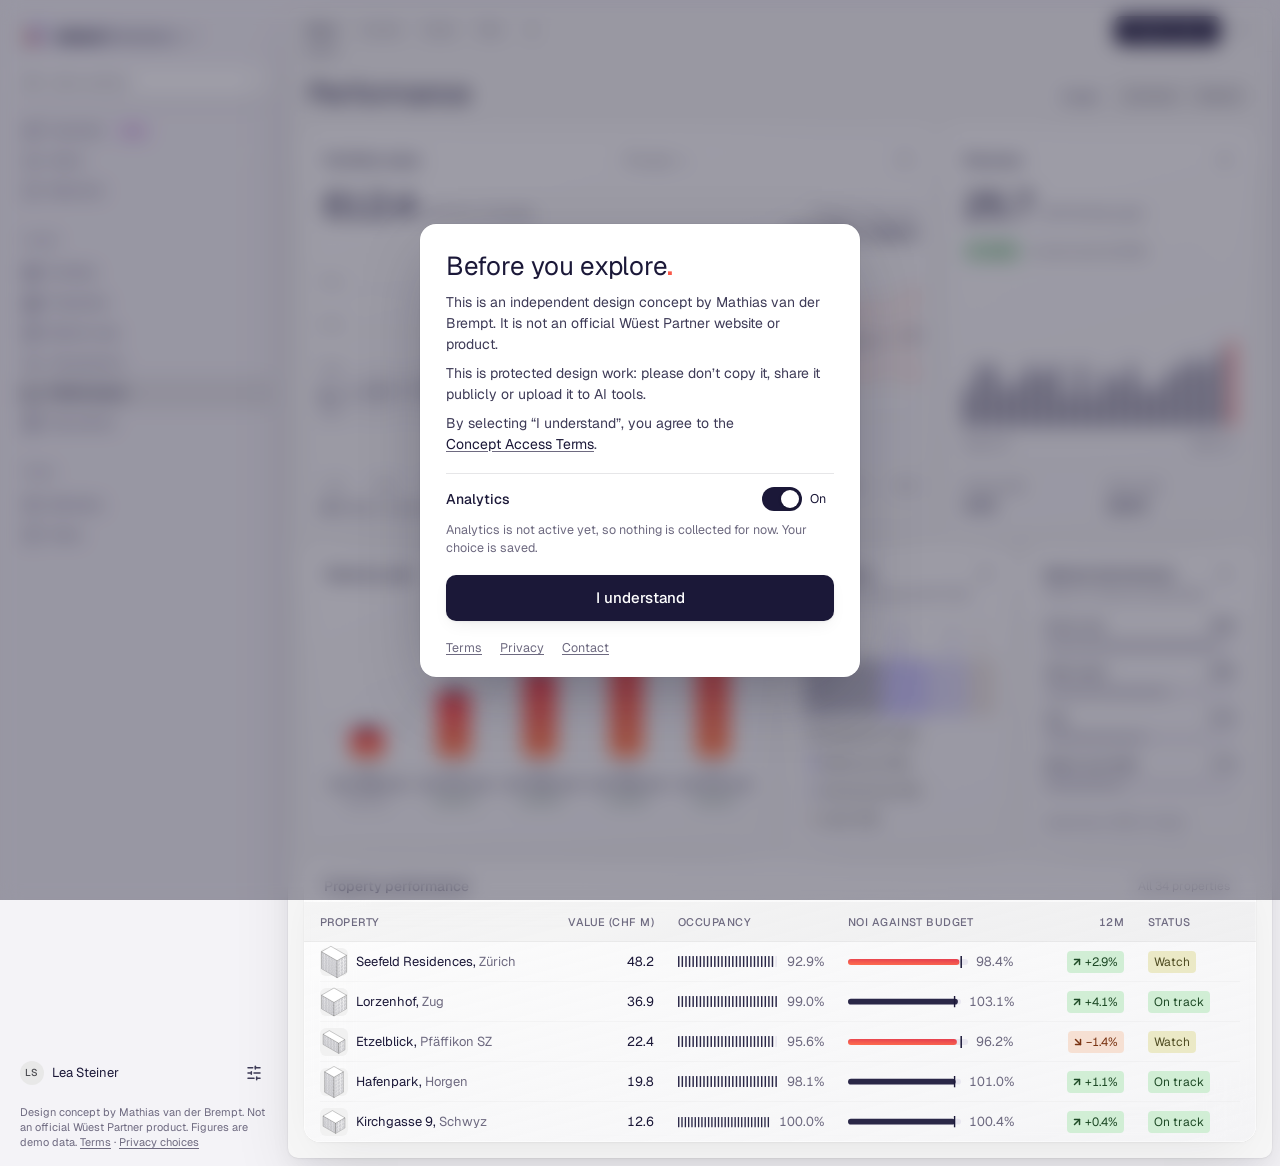
<file: app/performance.html>
<!doctype html>
<html lang="en">
<head>
<meta charset="utf-8">
<meta name="viewport" content="width=device-width, initial-scale=1">
<link rel="icon" href="data:,">
<meta name="robots" content="noindex, nofollow">
<title>Performance · Karta concept</title>
<link rel="stylesheet" href="ds/tokens.css">
<link rel="stylesheet" href="ds/bundle.css">
<link rel="stylesheet" href="concept.css">
<link rel="stylesheet" href="responsive.css">
<link rel="stylesheet" href="charts.css">
<link rel="stylesheet" href="https://fonts.googleapis.com/css2?family=Geist:wght@400;500;600&amp;family=Inter+Tight:wght@300;700&amp;display=swap">
<style>
body{margin:0;background:#f0f0f2}
a{color:#141416}a:hover{color:#3a3a3e}
</style>
<style>
.ka-note { margin: 10px 4px 0; font-size: 11px; line-height: 15px; color: var(--ink-muted); }
.ka-note a { color: var(--ink-tertiary); }
.kc-nav-mini .ka-note { display: none; }
.k-nav-item[aria-disabled="true"]:hover { background: transparent; color: var(--ink-tertiary); }
/* QA: design system focus ring on the concept controls that fell back to the browser outline or had none */
.kc-seg button:focus-visible, .c-period:focus-visible, .c-go:focus-visible, .kc-map-ctrl button:focus-visible, .kc-iconbtn-scene:focus-visible, .kc-ls-filter button:focus-visible, .kc-crumbs a:focus-visible, .k-ws:focus-visible, .k-row.is-layer:focus-visible { outline: none; box-shadow: var(--shadow-focus) !important; border-radius: var(--radius-md); }
.kc-scene .kc-seg button:focus-visible, .kc-scene .kc-iconbtn-scene:focus-visible, .kc-scene .kc-crumbs a:focus-visible { box-shadow: 0 0 0 2px var(--scene), 0 0 0 4px var(--on-scene) !important; }
.kc-sugg:focus-visible { box-shadow: inset 0 0 0 1.5px var(--signal-300); }
.kc-addr-field input:focus-visible { outline: none; }
</style>
<link rel="stylesheet" href="/gate/gate.css">
</head>
<body>
<div id="dc-root"></div>
<template id="dc-tpl">

<svg width="0" height="0" aria-hidden="true" style="position:absolute;width:0;height:0;overflow:hidden"><defs><linearGradient id="kcSig" x1="0" y1="1" x2="0.35" y2="0"><stop offset="0" stop-color="#FF6E4E"></stop><stop offset="1" stop-color="#E8444F"></stop></linearGradient></defs></svg><div class="kc-app"><aside class="k-sidebar"><button class="k-ws" type="button" aria-label="Wüest Dimensions workspace"><span class="k-ws-tile kc-wd-mark"><span role="img" aria-label="Wüest Dimensions" style="position:relative;display:block;width:28px;height:28px"><span style="position:absolute;display:block;left:17.32px;top:4.67px;width:7.00px;height:17.33px;border-radius:0.30px;transform:skewX(-13deg);transform-origin:0 0;background:linear-gradient(115deg, rgba(255,255,255,0.26) 0%, rgba(255,255,255,0) 40%), linear-gradient(165deg, rgba(97,82,232,0.89), rgba(60,51,160,0.82));backdrop-filter:blur(1.2px) saturate(1.5) brightness(1.05);-webkit-backdrop-filter:blur(1.2px) saturate(1.5) brightness(1.05);box-shadow:inset 0 0.5px 0 rgba(255,255,255,0.30), 0 4.5px 11.2px -3.9px rgba(27,24,56,0.12)"></span><span style="position:absolute;display:block;left:8.05px;top:8.67px;width:7.66px;height:13.33px;border-radius:0.30px;transform:skewX(19deg);transform-origin:0 0;background:linear-gradient(115deg, rgba(255,255,255,0.26) 0%, rgba(255,255,255,0) 40%), linear-gradient(165deg, rgba(255,100,80,0.75), rgba(217,57,47,0.64));backdrop-filter:blur(1.2px) saturate(1.5) brightness(1.05);-webkit-backdrop-filter:blur(1.2px) saturate(1.5) brightness(1.05);box-shadow:inset 0 0.5px 0 rgba(255,255,255,0.30), 0 1.3px 3.4px -1.2px rgba(27,24,56,0.12)"></span><span style="position:absolute;display:block;left:2.02px;top:6.00px;width:8.67px;height:17.33px;border-radius:0.30px;transform:skewX(19deg);transform-origin:0 0;background:linear-gradient(115deg, rgba(255,255,255,0.26) 0%, rgba(255,255,255,0) 40%), linear-gradient(165deg, rgba(227,212,197,0.72), rgba(180,156,134,0.54));backdrop-filter:blur(1.2px) saturate(1.5) brightness(1.05);-webkit-backdrop-filter:blur(1.2px) saturate(1.5) brightness(1.05);box-shadow:inset 0 0.5px 0 rgba(255,255,255,0.30), 0 1.3px 3.4px -1.2px rgba(27,24,56,0.12)"></span></span></span><span class="k-ws-name kc-wd-word"><b>wūest</b>dimensions</span><svg width="14" height="14" viewBox="0 0 24 24" fill="none" stroke="currentColor" stroke-width="2.57" stroke-linecap="round" stroke-linejoin="round" aria-hidden="true"><path d="m6 9 6 6 6-6"/></svg></button><button class="k-quick" type="button" style="border:0;font:inherit;width:100%"><svg width="16" height="16" viewBox="0 0 24 24" fill="none" stroke="currentColor" stroke-width="2.25" stroke-linecap="round" stroke-linejoin="round" aria-hidden="true"><path d="M4 14a1 1 0 0 1-.78-1.63l9.9-10.2a.5.5 0 0 1 .86.46l-1.92 6.02A1 1 0 0 0 13 10h7a1 1 0 0 1 .78 1.63l-9.9 10.2a.5.5 0 0 1-.86-.46l1.92-6.02A1 1 0 0 0 11 14z"/></svg><span>Quick actions</span><span class="k-kbd">/</span></button><nav class="k-nav" aria-label="Shortcuts"><a class="k-nav-item" href="#"><svg width="16" height="16" viewBox="0 0 24 24" fill="none" stroke="currentColor" stroke-width="2.25" stroke-linecap="round" stroke-linejoin="round" aria-hidden="true"><path d="M9.937 15.5A2 2 0 0 0 8.5 14.063l-6.135-1.582a.5.5 0 0 1 0-.962L8.5 9.936A2 2 0 0 0 9.937 8.5l1.582-6.135a.5.5 0 0 1 .963 0L14.063 8.5A2 2 0 0 0 15.5 9.937l6.135 1.581a.5.5 0 0 1 0 .964L15.5 14.063a2 2 0 0 0-1.437 1.437l-1.582 6.135a.5.5 0 0 1-.963 0z"/> <path d="M20 3v4"/> <path d="M22 5h-4"/> <path d="M4 17v2"/> <path d="M5 18H3"/></svg><span>Assistant</span><span class="k-badge-new">New</span></a><a class="k-nav-item" href="#"><svg width="16" height="16" viewBox="0 0 24 24" fill="none" stroke="currentColor" stroke-width="2.25" stroke-linecap="round" stroke-linejoin="round" aria-hidden="true"><path d="M6 8a6 6 0 0 1 12 0c0 7 3 9 3 9H3s3-2 3-9"/> <path d="M10.3 21a1.94 1.94 0 0 0 3.4 0"/></svg><span>Alerts</span><span class="k-count">4</span></a><a class="k-nav-item" href="#"><svg width="16" height="16" viewBox="0 0 24 24" fill="none" stroke="currentColor" stroke-width="2.25" stroke-linecap="round" stroke-linejoin="round" aria-hidden="true"><path d="m19 21-7-4-7 4V5a2 2 0 0 1 2-2h10a2 2 0 0 1 2 2v16z"/></svg><span>Watchlist</span></a></nav><div class="k-section-label">Invest</div><nav class="k-nav" aria-label="Invest"><a class="k-nav-item" href="#"><svg width="16" height="16" viewBox="0 0 24 24" fill="none" stroke="currentColor" stroke-width="2.25" stroke-linecap="round" stroke-linejoin="round" aria-hidden="true"><rect width="7" height="7" x="3" y="3" rx="1"/> <rect width="7" height="7" x="14" y="3" rx="1"/> <rect width="7" height="7" x="14" y="14" rx="1"/> <rect width="7" height="7" x="3" y="14" rx="1"/></svg><span>Portfolio</span></a><a class="k-nav-item" href="#"><svg width="16" height="16" viewBox="0 0 24 24" fill="none" stroke="currentColor" stroke-width="2.25" stroke-linecap="round" stroke-linejoin="round" aria-hidden="true"><path d="M6 22V4a2 2 0 0 1 2-2h8a2 2 0 0 1 2 2v18Z"/> <path d="M6 12H4a2 2 0 0 0-2 2v6a2 2 0 0 0 2 2h2"/> <path d="M18 9h2a2 2 0 0 1 2 2v9a2 2 0 0 1-2 2h-2"/> <path d="M10 6h4"/> <path d="M10 10h4"/> <path d="M10 14h4"/> <path d="M10 18h4"/></svg><span>Properties</span></a><a class="k-nav-item" href="#"><svg width="16" height="16" viewBox="0 0 24 24" fill="none" stroke="currentColor" stroke-width="2.25" stroke-linecap="round" stroke-linejoin="round" aria-hidden="true"><path d="M14.106 5.553a2 2 0 0 0 1.788 0l3.659-1.83A1 1 0 0 1 21 4.619v12.764a1 1 0 0 1-.553.894l-4.553 2.277a2 2 0 0 1-1.788 0l-4.212-2.106a2 2 0 0 0-1.788 0l-3.659 1.83A1 1 0 0 1 3 19.381V6.618a1 1 0 0 1 .553-.894l4.553-2.277a2 2 0 0 1 1.788 0z"/> <path d="M15 5.764v15"/> <path d="M9 3.236v15"/></svg><span>Market map</span></a><a class="k-nav-item" href="#"><svg width="16" height="16" viewBox="0 0 24 24" fill="none" stroke="currentColor" stroke-width="2.25" stroke-linecap="round" stroke-linejoin="round" aria-hidden="true"><path d="M8 3 4 7l4 4"/> <path d="M4 7h16"/> <path d="m16 21 4-4-4-4"/> <path d="M20 17H4"/></svg><span>Transactions</span></a><a class="k-nav-item" href="#" aria-current="page"><svg width="16" height="16" viewBox="0 0 24 24" fill="none" stroke="currentColor" stroke-width="2.25" stroke-linecap="round" stroke-linejoin="round" aria-hidden="true"><path d="M3 3v16a2 2 0 0 0 2 2h16"/> <path d="m19 9-5 5-4-4-3 3"/></svg><span>Performance</span></a><a class="k-nav-item" href="#"><svg width="16" height="16" viewBox="0 0 24 24" fill="none" stroke="currentColor" stroke-width="2.25" stroke-linecap="round" stroke-linejoin="round" aria-hidden="true"><path d="M15 2H6a2 2 0 0 0-2 2v16a2 2 0 0 0 2 2h12a2 2 0 0 0 2-2V7Z"/> <path d="M14 2v4a2 2 0 0 0 2 2h4"/> <path d="M10 9H8"/> <path d="M16 13H8"/> <path d="M16 17H8"/></svg><span>Documents</span></a></nav><div class="k-section-label">Team</div><nav class="k-nav" aria-label="Team"><a class="k-nav-item" href="#"><svg width="16" height="16" viewBox="0 0 24 24" fill="none" stroke="currentColor" stroke-width="2.25" stroke-linecap="round" stroke-linejoin="round" aria-hidden="true"><path d="M16 21v-2a4 4 0 0 0-4-4H6a4 4 0 0 0-4 4v2"/> <circle cx="9" cy="7" r="4"/> <path d="M22 21v-2a4 4 0 0 0-3-3.87"/> <path d="M16 3.13a4 4 0 0 1 0 7.75"/></svg><span>Members</span></a><a class="k-nav-item" href="#"><svg width="16" height="16" viewBox="0 0 24 24" fill="none" stroke="currentColor" stroke-width="2.25" stroke-linecap="round" stroke-linejoin="round" aria-hidden="true"><path d="M21.801 10A10 10 0 1 1 17 3.335"/> <path d="m9 11 3 3L22 4"/></svg><span>Tasks</span></a></nav><div class="k-user"><span class="k-avatar">LS</span><span>Lea Steiner</span><button class="k-iconbtn" type="button" aria-label="Preferences"><svg width="16" height="16" viewBox="0 0 24 24" fill="none" stroke="currentColor" stroke-width="2.25" stroke-linecap="round" stroke-linejoin="round" aria-hidden="true"><line x1="21" x2="14" y1="4" y2="4"/> <line x1="10" x2="3" y1="4" y2="4"/> <line x1="21" x2="12" y1="12" y2="12"/> <line x1="8" x2="3" y1="12" y2="12"/> <line x1="21" x2="16" y1="20" y2="20"/> <line x1="12" x2="3" y1="20" y2="20"/> <line x1="14" x2="14" y1="2" y2="6"/> <line x1="8" x2="8" y1="10" y2="14"/> <line x1="16" x2="16" y1="18" y2="22"/></svg></button></div></aside><main class="kc-main">
<div class="k-tabbar"><div class="k-tabs" role="tablist"><button class="k-tab" type="button" role="tab" aria-selected="true">Value</button><button class="k-tab" type="button" role="tab" aria-selected="false">Income</button><button class="k-tab" type="button" role="tab" aria-selected="false">Costs</button><button class="k-tab" type="button" role="tab" aria-selected="false">Risk</button><button class="k-tab" type="button" aria-label="New view" style="color:var(--ink-muted)"><svg width="16" height="16" viewBox="0 0 24 24" fill="none" stroke="currentColor" stroke-width="2.25" stroke-linecap="round" stroke-linejoin="round" aria-hidden="true"><path d="M5 12h14"/> <path d="M12 5v14"/></svg></button></div><div class="k-tabbar-actions"><button class="k-btn k-btn--primary" type="button">Prepare report</button><button class="k-iconbtn" type="button" aria-label="More"><svg width="16" height="16" viewBox="0 0 24 24" fill="none" stroke="currentColor" stroke-width="2.25" stroke-linecap="round" stroke-linejoin="round" aria-hidden="true"><circle cx="12" cy="12" r="1"/> <circle cx="19" cy="12" r="1"/> <circle cx="5" cy="12" r="1"/></svg></button></div></div>
<div class="kc-body"><div class="kc-head"><div><h1 class="kc-title">Performance</h1></div>
<div class="kc-head-actions"><div class="kc-seg" role="group" aria-label="Compare with"><button type="button" aria-pressed="true">Budget</button><button type="button" aria-pressed="false">Last year</button><button type="button" aria-pressed="false">Market</button></div></div></div>
<div class="kc-grid"><section class="c-card s8"><div class="c-head"><h3 class="c-title">Portfolio value</h3><button class="c-period" type="button">This year<svg width="12" height="12" viewBox="0 0 24 24" fill="none" stroke="currentColor" stroke-width="3.00" stroke-linecap="round" stroke-linejoin="round" aria-hidden="true"><path d="m6 9 6 6 6-6"/></svg></button><a class="c-go" href="#" aria-label="Open Portfolio value"><svg width="14" height="14" viewBox="0 0 24 24" fill="none" stroke="currentColor" stroke-width="2.57" stroke-linecap="round" stroke-linejoin="round" aria-hidden="true"><path d="M7 7h10v10"/> <path d="M7 17 17 7"/></svg></a></div>
<div class="c-fig"><span class="c-num">612.4</span><span class="c-unit">CHF M in October</span><div class="c-aside"><small>Range at year end</small><b>CHF 598 to 638 M</b></div></div>
<div class="c-fill" style="position:relative">
<span class="c-tooltip" style="left:63.6%;top:101px"><span>Aug</span>CHF 608.9 M</span>
<svg class="c-chart" viewBox="0 0 699 250" role="img" aria-label="Monthly portfolio value in 2026 with its valuation range; October to December is a forecast"><defs><pattern id="bandh" width="6" height="6" patternUnits="userSpaceOnUse" patternTransform="rotate(45)"><line x1="0" y1="0" x2="0" y2="6" stroke="var(--bar-3)" stroke-width="1.1"/></pattern></defs><defs><pattern id="bandf" width="6" height="6" patternUnits="userSpaceOnUse" patternTransform="rotate(45)"><line x1="0" y1="0" x2="0" y2="6" stroke="var(--signal-300)" stroke-width="1.3"/></pattern></defs><line x1="0" x2="699" y1="188.9" y2="188.9" stroke="var(--line)"/><text x="0" y="183.9" font-size="10" fill="var(--ink-muted)">580</text><line x1="0" x2="699" y1="137.8" y2="137.8" stroke="var(--line)"/><text x="0" y="132.8" font-size="10" fill="var(--ink-muted)">600</text><line x1="0" x2="699" y1="86.7" y2="86.7" stroke="var(--line)"/><text x="0" y="81.7" font-size="10" fill="var(--ink-muted)">620</text><line x1="0" x2="699" y1="35.6" y2="35.6" stroke="var(--line)"/><text x="0" y="30.6" font-size="10" fill="var(--ink-muted)">640</text><path d="M0.0 139.8 L63.5 133.9 L127.1 129.9 L190.6 121.4 L254.2 116.1 L317.7 110.7 L381.3 101.2 L444.8 85.6 L508.4 81.3 L571.9 74.1 L571.9 138.0 L508.4 142.6 L444.8 144.4 L381.3 157.5 L317.7 166.9 L254.2 169.7 L190.6 172.5 L127.1 181.0 L63.5 182.5 L0.0 185.8 Z" fill="url(#bandh)" stroke="var(--bar-3)" stroke-width="1"/><path d="M571.9 74.1 L635.5 58.6 L699.0 40.2 L699.0 142.4 L635.5 140.3 L571.9 138.0 Z" fill="url(#bandf)" stroke="var(--signal-300)" stroke-width="1"/><circle cx="0.0" cy="139.8" r="3.5" fill="var(--bar-3)"/><circle cx="0.0" cy="185.8" r="3.5" fill="var(--bar-3)"/><circle cx="63.5" cy="133.9" r="3.5" fill="var(--bar-3)"/><circle cx="63.5" cy="182.5" r="3.5" fill="var(--bar-3)"/><circle cx="127.1" cy="129.9" r="3.5" fill="var(--bar-3)"/><circle cx="127.1" cy="181.0" r="3.5" fill="var(--bar-3)"/><circle cx="190.6" cy="121.4" r="3.5" fill="var(--bar-3)"/><circle cx="190.6" cy="172.5" r="3.5" fill="var(--bar-3)"/><circle cx="254.2" cy="116.1" r="3.5" fill="var(--bar-3)"/><circle cx="254.2" cy="169.7" r="3.5" fill="var(--bar-3)"/><circle cx="317.7" cy="110.7" r="3.5" fill="var(--bar-3)"/><circle cx="317.7" cy="166.9" r="3.5" fill="var(--bar-3)"/><circle cx="381.3" cy="101.2" r="3.5" fill="var(--bar-3)"/><circle cx="381.3" cy="157.5" r="3.5" fill="var(--bar-3)"/><circle cx="444.8" cy="85.6" r="3.5" fill="var(--bar-3)"/><circle cx="444.8" cy="144.4" r="3.5" fill="var(--bar-3)"/><circle cx="508.4" cy="81.3" r="3.5" fill="var(--bar-3)"/><circle cx="508.4" cy="142.6" r="3.5" fill="var(--bar-3)"/><circle cx="571.9" cy="74.1" r="3.5" fill="var(--bar-3)"/><circle cx="571.9" cy="138.0" r="3.5" fill="var(--bar-3)"/><circle cx="635.5" cy="58.6" r="3.5" fill="var(--signal-300)"/><circle cx="635.5" cy="140.3" r="3.5" fill="var(--signal-300)"/><circle cx="699.0" cy="40.2" r="3.5" fill="var(--signal-300)"/><circle cx="699.0" cy="142.4" r="3.5" fill="var(--signal-300)"/><path d="M0.0 162.8 L63.5 158.2 L127.1 155.4 L190.6 147.0 L254.2 142.9 L317.7 138.8 L381.3 129.3 L444.8 115.0 L508.4 112.0 L571.9 106.1" fill="none" stroke="var(--bar)" stroke-width="1.75"/><path d="M571.9 106.1 L635.5 99.4 L699.0 91.3" fill="none" stroke="var(--bar)" stroke-width="1.75" stroke-dasharray="5 4"/><circle cx="0.0" cy="162.8" r="4" fill="var(--bar)" stroke="var(--bar)" stroke-width="0"/><circle cx="63.5" cy="158.2" r="4" fill="var(--bar)" stroke="var(--bar)" stroke-width="0"/><circle cx="127.1" cy="155.4" r="4" fill="var(--bar)" stroke="var(--bar)" stroke-width="0"/><circle cx="190.6" cy="147.0" r="4" fill="var(--bar)" stroke="var(--bar)" stroke-width="0"/><circle cx="254.2" cy="142.9" r="4" fill="var(--bar)" stroke="var(--bar)" stroke-width="0"/><circle cx="317.7" cy="138.8" r="4" fill="var(--bar)" stroke="var(--bar)" stroke-width="0"/><circle cx="381.3" cy="129.3" r="4" fill="var(--bar)" stroke="var(--bar)" stroke-width="0"/><circle cx="444.8" cy="115.0" r="5" fill="var(--bar)" stroke="var(--bar)" stroke-width="0"/><circle cx="508.4" cy="112.0" r="4" fill="var(--bar)" stroke="var(--bar)" stroke-width="0"/><circle cx="571.9" cy="106.1" r="4" fill="var(--bar)" stroke="var(--bar)" stroke-width="0"/><circle cx="635.5" cy="99.4" r="4" fill="#fff" stroke="var(--bar)" stroke-width="1.5"/><circle cx="699.0" cy="91.3" r="4" fill="#fff" stroke="var(--bar)" stroke-width="1.5"/><line x1="444.8" x2="444.8" y1="105.0" y2="250" stroke="var(--ink)" stroke-width="1"/></svg>
<div class="c-axis"><span>Jan</span><span>Feb</span><span>Mar</span><span>Apr</span><span>May</span><span>Jun</span><span>Jul</span><span>Aug</span><span>Sep</span><span>Oct</span><span>Nov</span><span>Dec</span></div>
<div class="c-legend"><span><i style="background:var(--bar);border-radius:4px"></i>Median valuation</span><span><i style="background:repeating-linear-gradient(45deg,#c4c4c9 0 1.2px,transparent 1.2px 4px);box-shadow:inset 0 0 0 1px #c4c4c9"></i>Valuation range</span><span><i style="background:repeating-linear-gradient(45deg,var(--signal-300) 0 1.3px,transparent 1.3px 4px);box-shadow:inset 0 0 0 1px var(--signal-300)"></i>Forecast</span></div></div></section><section class="c-card s4"><div class="c-head"><h3 class="c-title">Revenue</h3><a class="c-go c-push" href="#" aria-label="Open Revenue"><svg width="14" height="14" viewBox="0 0 24 24" fill="none" stroke="currentColor" stroke-width="2.57" stroke-linecap="round" stroke-linejoin="round" aria-hidden="true"><path d="M7 7h10v10"/> <path d="M7 17 17 7"/></svg></a></div>
<div class="c-fig"><span class="c-num">25.7</span><span class="c-unit">CHF M this year</span></div>
<div style="display:flex;gap:8px;align-items:center"><span class="k-chip k-chip--positive k-delta"><svg width="12" height="12" viewBox="0 0 24 24" fill="none" stroke="currentColor" stroke-width="3.00" stroke-linecap="round" stroke-linejoin="round" aria-hidden="true"><path d="M7 7h10v10"/> <path d="M7 17 17 7"/></svg>+5.4%</span><span class="c-hint">vs same period 2025</span></div>
<div class="c-fill"><svg class="c-chart" viewBox="0 0 302 96" role="img" aria-label="Weekly revenue, last 22 weeks; this week highest"><rect x="0" y="88" width="8" height="5" rx="1" fill="var(--bar)"/><rect x="0" y="80" width="8" height="5" rx="1" fill="var(--bar)"/><rect x="0" y="72" width="8" height="5" rx="1" fill="var(--bar)"/><rect x="0" y="64" width="8" height="5" rx="1" fill="var(--bar)"/><rect x="0" y="56" width="8" height="5" rx="1" fill="var(--bar)"/><rect x="0" y="48" width="8" height="5" rx="1" fill="var(--bar-2)"/><rect x="14" y="88" width="8" height="5" rx="1" fill="var(--bar)"/><rect x="14" y="80" width="8" height="5" rx="1" fill="var(--bar)"/><rect x="14" y="72" width="8" height="5" rx="1" fill="var(--bar)"/><rect x="14" y="64" width="8" height="5" rx="1" fill="var(--bar)"/><rect x="14" y="56" width="8" height="5" rx="1" fill="var(--bar)"/><rect x="14" y="48" width="8" height="5" rx="1" fill="var(--bar)"/><rect x="14" y="40" width="8" height="5" rx="1" fill="var(--bar)"/><rect x="14" y="32" width="8" height="5" rx="1" fill="var(--bar)"/><rect x="14" y="24" width="8" height="5" rx="1" fill="var(--bar-2)"/><rect x="28" y="88" width="8" height="5" rx="1" fill="var(--bar)"/><rect x="28" y="80" width="8" height="5" rx="1" fill="var(--bar)"/><rect x="28" y="72" width="8" height="5" rx="1" fill="var(--bar)"/><rect x="28" y="64" width="8" height="5" rx="1" fill="var(--bar)"/><rect x="28" y="56" width="8" height="5" rx="1" fill="var(--bar)"/><rect x="28" y="48" width="8" height="5" rx="1" fill="var(--bar)"/><rect x="28" y="40" width="8" height="5" rx="1" fill="var(--bar)"/><rect x="28" y="32" width="8" height="5" rx="1" fill="var(--bar)"/><rect x="28" y="24" width="8" height="5" rx="1" fill="var(--bar-2)"/><rect x="42" y="88" width="8" height="5" rx="1" fill="var(--bar)"/><rect x="42" y="80" width="8" height="5" rx="1" fill="var(--bar)"/><rect x="42" y="72" width="8" height="5" rx="1" fill="var(--bar)"/><rect x="42" y="64" width="8" height="5" rx="1" fill="var(--bar)"/><rect x="42" y="56" width="8" height="5" rx="1" fill="var(--bar)"/><rect x="42" y="48" width="8" height="5" rx="1" fill="var(--bar-2)"/><rect x="56" y="88" width="8" height="5" rx="1" fill="var(--bar)"/><rect x="56" y="80" width="8" height="5" rx="1" fill="var(--bar)"/><rect x="56" y="72" width="8" height="5" rx="1" fill="var(--bar)"/><rect x="56" y="64" width="8" height="5" rx="1" fill="var(--bar)"/><rect x="56" y="56" width="8" height="5" rx="1" fill="var(--bar)"/><rect x="56" y="48" width="8" height="5" rx="1" fill="var(--bar)"/><rect x="56" y="40" width="8" height="5" rx="1" fill="var(--bar-2)"/><rect x="70" y="88" width="8" height="5" rx="1" fill="var(--bar)"/><rect x="70" y="80" width="8" height="5" rx="1" fill="var(--bar)"/><rect x="70" y="72" width="8" height="5" rx="1" fill="var(--bar)"/><rect x="70" y="64" width="8" height="5" rx="1" fill="var(--bar)"/><rect x="70" y="56" width="8" height="5" rx="1" fill="var(--bar)"/><rect x="70" y="48" width="8" height="5" rx="1" fill="var(--bar)"/><rect x="70" y="40" width="8" height="5" rx="1" fill="var(--bar)"/><rect x="70" y="32" width="8" height="5" rx="1" fill="var(--bar)"/><rect x="70" y="24" width="8" height="5" rx="1" fill="var(--bar-2)"/><rect x="84" y="88" width="8" height="5" rx="1" fill="var(--bar)"/><rect x="84" y="80" width="8" height="5" rx="1" fill="var(--bar)"/><rect x="84" y="72" width="8" height="5" rx="1" fill="var(--bar)"/><rect x="84" y="64" width="8" height="5" rx="1" fill="var(--bar)"/><rect x="84" y="56" width="8" height="5" rx="1" fill="var(--bar)"/><rect x="84" y="48" width="8" height="5" rx="1" fill="var(--bar)"/><rect x="84" y="40" width="8" height="5" rx="1" fill="var(--bar)"/><rect x="84" y="32" width="8" height="5" rx="1" fill="var(--bar-2)"/><rect x="98" y="88" width="8" height="5" rx="1" fill="var(--bar)"/><rect x="98" y="80" width="8" height="5" rx="1" fill="var(--bar)"/><rect x="98" y="72" width="8" height="5" rx="1" fill="var(--bar)"/><rect x="98" y="64" width="8" height="5" rx="1" fill="var(--bar)"/><rect x="98" y="56" width="8" height="5" rx="1" fill="var(--bar)"/><rect x="98" y="48" width="8" height="5" rx="1" fill="var(--bar)"/><rect x="98" y="40" width="8" height="5" rx="1" fill="var(--bar)"/><rect x="98" y="32" width="8" height="5" rx="1" fill="var(--bar)"/><rect x="98" y="24" width="8" height="5" rx="1" fill="var(--bar-2)"/><rect x="112" y="88" width="8" height="5" rx="1" fill="var(--bar)"/><rect x="112" y="80" width="8" height="5" rx="1" fill="var(--bar)"/><rect x="112" y="72" width="8" height="5" rx="1" fill="var(--bar)"/><rect x="112" y="64" width="8" height="5" rx="1" fill="var(--bar)"/><rect x="112" y="56" width="8" height="5" rx="1" fill="var(--bar-2)"/><rect x="126" y="88" width="8" height="5" rx="1" fill="var(--bar)"/><rect x="126" y="80" width="8" height="5" rx="1" fill="var(--bar)"/><rect x="126" y="72" width="8" height="5" rx="1" fill="var(--bar)"/><rect x="126" y="64" width="8" height="5" rx="1" fill="var(--bar)"/><rect x="126" y="56" width="8" height="5" rx="1" fill="var(--bar)"/><rect x="126" y="48" width="8" height="5" rx="1" fill="var(--bar)"/><rect x="126" y="40" width="8" height="5" rx="1" fill="var(--bar)"/><rect x="126" y="32" width="8" height="5" rx="1" fill="var(--bar)"/><rect x="126" y="24" width="8" height="5" rx="1" fill="var(--bar-2)"/><rect x="140" y="88" width="8" height="5" rx="1" fill="var(--bar)"/><rect x="140" y="80" width="8" height="5" rx="1" fill="var(--bar)"/><rect x="140" y="72" width="8" height="5" rx="1" fill="var(--bar)"/><rect x="140" y="64" width="8" height="5" rx="1" fill="var(--bar)"/><rect x="140" y="56" width="8" height="5" rx="1" fill="var(--bar-2)"/><rect x="154" y="88" width="8" height="5" rx="1" fill="var(--bar)"/><rect x="154" y="80" width="8" height="5" rx="1" fill="var(--bar)"/><rect x="154" y="72" width="8" height="5" rx="1" fill="var(--bar)"/><rect x="154" y="64" width="8" height="5" rx="1" fill="var(--bar)"/><rect x="154" y="56" width="8" height="5" rx="1" fill="var(--bar)"/><rect x="154" y="48" width="8" height="5" rx="1" fill="var(--bar)"/><rect x="154" y="40" width="8" height="5" rx="1" fill="var(--bar)"/><rect x="154" y="32" width="8" height="5" rx="1" fill="var(--bar-2)"/><rect x="168" y="88" width="8" height="5" rx="1" fill="var(--bar)"/><rect x="168" y="80" width="8" height="5" rx="1" fill="var(--bar)"/><rect x="168" y="72" width="8" height="5" rx="1" fill="var(--bar)"/><rect x="168" y="64" width="8" height="5" rx="1" fill="var(--bar)"/><rect x="168" y="56" width="8" height="5" rx="1" fill="var(--bar)"/><rect x="168" y="48" width="8" height="5" rx="1" fill="var(--bar)"/><rect x="168" y="40" width="8" height="5" rx="1" fill="var(--bar-2)"/><rect x="182" y="88" width="8" height="5" rx="1" fill="var(--bar)"/><rect x="182" y="80" width="8" height="5" rx="1" fill="var(--bar)"/><rect x="182" y="72" width="8" height="5" rx="1" fill="var(--bar)"/><rect x="182" y="64" width="8" height="5" rx="1" fill="var(--bar)"/><rect x="182" y="56" width="8" height="5" rx="1" fill="var(--bar)"/><rect x="182" y="48" width="8" height="5" rx="1" fill="var(--bar)"/><rect x="182" y="40" width="8" height="5" rx="1" fill="var(--bar)"/><rect x="182" y="32" width="8" height="5" rx="1" fill="var(--bar)"/><rect x="182" y="24" width="8" height="5" rx="1" fill="var(--bar-2)"/><rect x="196" y="88" width="8" height="5" rx="1" fill="var(--bar)"/><rect x="196" y="80" width="8" height="5" rx="1" fill="var(--bar)"/><rect x="196" y="72" width="8" height="5" rx="1" fill="var(--bar)"/><rect x="196" y="64" width="8" height="5" rx="1" fill="var(--bar)"/><rect x="196" y="56" width="8" height="5" rx="1" fill="var(--bar)"/><rect x="196" y="48" width="8" height="5" rx="1" fill="var(--bar-2)"/><rect x="210" y="88" width="8" height="5" rx="1" fill="var(--bar)"/><rect x="210" y="80" width="8" height="5" rx="1" fill="var(--bar)"/><rect x="210" y="72" width="8" height="5" rx="1" fill="var(--bar)"/><rect x="210" y="64" width="8" height="5" rx="1" fill="var(--bar)"/><rect x="210" y="56" width="8" height="5" rx="1" fill="var(--bar)"/><rect x="210" y="48" width="8" height="5" rx="1" fill="var(--bar-2)"/><rect x="224" y="88" width="8" height="5" rx="1" fill="var(--bar)"/><rect x="224" y="80" width="8" height="5" rx="1" fill="var(--bar)"/><rect x="224" y="72" width="8" height="5" rx="1" fill="var(--bar)"/><rect x="224" y="64" width="8" height="5" rx="1" fill="var(--bar)"/><rect x="224" y="56" width="8" height="5" rx="1" fill="var(--bar)"/><rect x="224" y="48" width="8" height="5" rx="1" fill="var(--bar)"/><rect x="224" y="40" width="8" height="5" rx="1" fill="var(--bar)"/><rect x="224" y="32" width="8" height="5" rx="1" fill="var(--bar-2)"/><rect x="238" y="88" width="8" height="5" rx="1" fill="var(--bar)"/><rect x="238" y="80" width="8" height="5" rx="1" fill="var(--bar)"/><rect x="238" y="72" width="8" height="5" rx="1" fill="var(--bar)"/><rect x="238" y="64" width="8" height="5" rx="1" fill="var(--bar)"/><rect x="238" y="56" width="8" height="5" rx="1" fill="var(--bar)"/><rect x="238" y="48" width="8" height="5" rx="1" fill="var(--bar)"/><rect x="238" y="40" width="8" height="5" rx="1" fill="var(--bar)"/><rect x="238" y="32" width="8" height="5" rx="1" fill="var(--bar)"/><rect x="238" y="24" width="8" height="5" rx="1" fill="var(--bar-2)"/><rect x="252" y="88" width="8" height="5" rx="1" fill="var(--bar)"/><rect x="252" y="80" width="8" height="5" rx="1" fill="var(--bar)"/><rect x="252" y="72" width="8" height="5" rx="1" fill="var(--bar)"/><rect x="252" y="64" width="8" height="5" rx="1" fill="var(--bar)"/><rect x="252" y="56" width="8" height="5" rx="1" fill="var(--bar)"/><rect x="252" y="48" width="8" height="5" rx="1" fill="var(--bar)"/><rect x="252" y="40" width="8" height="5" rx="1" fill="var(--bar)"/><rect x="252" y="32" width="8" height="5" rx="1" fill="var(--bar)"/><rect x="252" y="24" width="8" height="5" rx="1" fill="var(--bar)"/><rect x="252" y="16" width="8" height="5" rx="1" fill="var(--bar-2)"/><rect x="266" y="88" width="8" height="5" rx="1" fill="var(--bar)"/><rect x="266" y="80" width="8" height="5" rx="1" fill="var(--bar)"/><rect x="266" y="72" width="8" height="5" rx="1" fill="var(--bar)"/><rect x="266" y="64" width="8" height="5" rx="1" fill="var(--bar)"/><rect x="266" y="56" width="8" height="5" rx="1" fill="var(--bar)"/><rect x="266" y="48" width="8" height="5" rx="1" fill="var(--bar)"/><rect x="266" y="40" width="8" height="5" rx="1" fill="var(--bar)"/><rect x="266" y="32" width="8" height="5" rx="1" fill="var(--bar)"/><rect x="266" y="24" width="8" height="5" rx="1" fill="var(--bar-2)"/><rect x="280" y="88" width="8" height="5" rx="1" fill="var(--bar)"/><rect x="280" y="80" width="8" height="5" rx="1" fill="var(--bar)"/><rect x="280" y="72" width="8" height="5" rx="1" fill="var(--bar)"/><rect x="280" y="64" width="8" height="5" rx="1" fill="var(--bar)"/><rect x="280" y="56" width="8" height="5" rx="1" fill="var(--bar)"/><rect x="280" y="48" width="8" height="5" rx="1" fill="var(--bar)"/><rect x="280" y="40" width="8" height="5" rx="1" fill="var(--bar)"/><rect x="280" y="32" width="8" height="5" rx="1" fill="var(--bar)"/><rect x="280" y="24" width="8" height="5" rx="1" fill="var(--bar)"/><rect x="280" y="16" width="8" height="5" rx="1" fill="var(--bar)"/><rect x="280" y="8" width="8" height="5" rx="1" fill="var(--bar-2)"/><rect x="294" y="88" width="8" height="5" rx="1" fill="var(--signal)"/><rect x="294" y="80" width="8" height="5" rx="1" fill="var(--signal)"/><rect x="294" y="72" width="8" height="5" rx="1" fill="var(--signal)"/><rect x="294" y="64" width="8" height="5" rx="1" fill="var(--signal)"/><rect x="294" y="56" width="8" height="5" rx="1" fill="var(--signal)"/><rect x="294" y="48" width="8" height="5" rx="1" fill="var(--signal)"/><rect x="294" y="40" width="8" height="5" rx="1" fill="var(--signal)"/><rect x="294" y="32" width="8" height="5" rx="1" fill="var(--signal)"/><rect x="294" y="24" width="8" height="5" rx="1" fill="var(--signal)"/><rect x="294" y="16" width="8" height="5" rx="1" fill="var(--signal)"/><rect x="294" y="8" width="8" height="5" rx="1" fill="var(--signal)"/><rect x="294" y="0" width="8" height="5" rx="1" fill="var(--signal)"/></svg>
<div class="c-axis"><span>Week 20</span><span>Week 41</span></div></div>
<div class="c-sub"><div class="c-stat"><small>Gross yield</small><b>4.4%</b></div><div class="c-stat"><small>Cost ratio</small><b>18.2%</b></div></div></section></div>
<div class="kc-grid"><section class="c-card s6"><div class="c-head"><h3 class="c-title">Value by year</h3><span class="c-hint c-push">Year-end valuation, all properties</span><a class="c-go" href="#" aria-label="Open Value by year"><svg width="14" height="14" viewBox="0 0 24 24" fill="none" stroke="currentColor" stroke-width="2.57" stroke-linecap="round" stroke-linejoin="round" aria-hidden="true"><path d="M7 7h10v10"/> <path d="M7 17 17 7"/></svg></a></div>
<svg class="c-chart" viewBox="0 0 512 256" role="img" aria-label="Year-end portfolio value from CHF 498 M in 2022 to CHF 612.4 M in 2026"><defs><linearGradient id="yfade" x1="0" y1="1" x2="0" y2="0"><stop offset="0" stop-color="#FF8A5E"/><stop offset="1" stop-color="#F04E58"/></linearGradient><linearGradient id="yfadeNow" x1="0" y1="1" x2="0" y2="0"><stop offset="0" stop-color="#FF8A5E"/><stop offset="1" stop-color="#F04E58"/></linearGradient></defs><rect x="31.2" y="152.9" width="40" height="33.1" rx="3" fill="url(#yfade)"/><rect x="133.6" y="108.3" width="40" height="77.7" rx="3" fill="url(#yfade)"/><rect x="236.0" y="82.4" width="40" height="103.6" rx="3" fill="url(#yfade)"/><rect x="338.4" y="51.3" width="40" height="134.7" rx="3" fill="url(#yfade)"/><rect x="440.8" y="34.3" width="40" height="151.7" rx="3" fill="url(#yfadeNow)"/><path d="M0.0 152.9 L51.2 152.9 L90.4 152.9 C102.4 152.9 102.4 108.3 114.4 108.3 L153.6 108.3 L192.8 108.3 C204.8 108.3 204.8 82.4 216.8 82.4 L256.0 82.4 L295.2 82.4 C307.2 82.4 307.2 51.3 319.2 51.3 L358.4 51.3 L397.6 51.3 C409.6 51.3 409.6 34.3 421.6 34.3 L460.8 34.3 L512.0 34.3" fill="none" stroke="var(--ink-muted)" stroke-width="1.2" stroke-dasharray="3 3"/><circle cx="51.2" cy="152.9" r="6" fill="var(--bar)"/><text x="51.2" y="204" font-size="11" text-anchor="middle" fill="var(--ink-muted)">2022</text><text x="51.2" y="224" font-size="15" text-anchor="middle" fill="var(--ink)">CHF 498.0 M</text><text x="51.2" y="242" font-size="11" text-anchor="middle" fill="var(--ink-muted)">Base year</text><circle cx="153.6" cy="108.3" r="6" fill="var(--bar)"/><text x="153.6" y="204" font-size="11" text-anchor="middle" fill="var(--ink-muted)">2023</text><text x="153.6" y="224" font-size="15" text-anchor="middle" fill="var(--ink)">CHF 541.0 M</text><text x="153.6" y="242" font-size="11" text-anchor="middle" fill="var(--positive-ink)">+8.6% YoY</text><circle cx="256.0" cy="82.4" r="6" fill="var(--bar)"/><text x="256.0" y="204" font-size="11" text-anchor="middle" fill="var(--ink-muted)">2024</text><text x="256.0" y="224" font-size="15" text-anchor="middle" fill="var(--ink)">CHF 566.0 M</text><text x="256.0" y="242" font-size="11" text-anchor="middle" fill="var(--positive-ink)">+4.6% YoY</text><circle cx="358.4" cy="51.3" r="6" fill="var(--bar)"/><text x="358.4" y="204" font-size="11" text-anchor="middle" fill="var(--ink-muted)">2025</text><text x="358.4" y="224" font-size="15" text-anchor="middle" fill="var(--ink)">CHF 596.0 M</text><text x="358.4" y="242" font-size="11" text-anchor="middle" fill="var(--positive-ink)">+5.3% YoY</text><circle cx="460.8" cy="34.3" r="6" fill="var(--bar)"/><text x="460.8" y="204" font-size="11" text-anchor="middle" fill="var(--ink-muted)">2026</text><text x="460.8" y="224" font-size="15" text-anchor="middle" fill="var(--ink)">CHF 612.4 M</text><text x="460.8" y="242" font-size="11" text-anchor="middle" fill="var(--positive-ink)">+2.8% YoY</text></svg></section><section class="c-card s3"><div class="c-head"><h3 class="c-title">Allocation</h3><a class="c-go c-push" href="#" aria-label="Open Allocation"><svg width="14" height="14" viewBox="0 0 24 24" fill="none" stroke="currentColor" stroke-width="2.57" stroke-linecap="round" stroke-linejoin="round" aria-hidden="true"><path d="M7 7h10v10"/> <path d="M7 17 17 7"/></svg></a></div>
<div class="c-hint">By use, one line per CHF 15 M</div>
<div class="c-fill"><svg class="c-chart" viewBox="0 0 232 110" role="img" aria-label="Allocation comb by use"><line x1="2.8" x2="2.8" y1="41.8" y2="110" stroke="var(--viz-cat-1)" stroke-width="1.6" stroke-linecap="round"/><line x1="8.3" x2="8.3" y1="41.8" y2="110" stroke="var(--viz-cat-1)" stroke-width="1.6" stroke-linecap="round"/><line x1="13.8" x2="13.8" y1="41.8" y2="110" stroke="var(--viz-cat-1)" stroke-width="1.6" stroke-linecap="round"/><line x1="19.3" x2="19.3" y1="41.8" y2="110" stroke="var(--viz-cat-1)" stroke-width="1.6" stroke-linecap="round"/><line x1="24.9" x2="24.9" y1="41.8" y2="110" stroke="var(--viz-cat-1)" stroke-width="1.6" stroke-linecap="round"/><line x1="30.4" x2="30.4" y1="41.8" y2="110" stroke="var(--viz-cat-1)" stroke-width="1.6" stroke-linecap="round"/><line x1="35.9" x2="35.9" y1="0.0" y2="110" stroke="var(--viz-cat-1)" stroke-width="1.6" stroke-linecap="round"/><line x1="41.4" x2="41.4" y1="41.8" y2="110" stroke="var(--viz-cat-1)" stroke-width="1.6" stroke-linecap="round"/><line x1="47.0" x2="47.0" y1="41.8" y2="110" stroke="var(--viz-cat-1)" stroke-width="1.6" stroke-linecap="round"/><line x1="52.5" x2="52.5" y1="41.8" y2="110" stroke="var(--viz-cat-1)" stroke-width="1.6" stroke-linecap="round"/><line x1="58.0" x2="58.0" y1="41.8" y2="110" stroke="var(--viz-cat-1)" stroke-width="1.6" stroke-linecap="round"/><line x1="63.5" x2="63.5" y1="41.8" y2="110" stroke="var(--viz-cat-1)" stroke-width="1.6" stroke-linecap="round"/><line x1="69.0" x2="69.0" y1="41.8" y2="110" stroke="var(--viz-cat-1)" stroke-width="1.6" stroke-linecap="round"/><line x1="74.6" x2="74.6" y1="41.8" y2="110" stroke="var(--viz-cat-1)" stroke-width="1.6" stroke-linecap="round"/><line x1="80.1" x2="80.1" y1="41.8" y2="110" stroke="var(--viz-cat-1)" stroke-width="1.6" stroke-linecap="round"/><line x1="85.6" x2="85.6" y1="41.8" y2="110" stroke="var(--viz-cat-1)" stroke-width="1.6" stroke-linecap="round"/><line x1="91.1" x2="91.1" y1="41.8" y2="110" stroke="var(--viz-cat-1)" stroke-width="1.6" stroke-linecap="round"/><line x1="96.7" x2="96.7" y1="41.8" y2="110" stroke="var(--viz-cat-2)" stroke-width="1.6" stroke-linecap="round"/><line x1="102.2" x2="102.2" y1="41.8" y2="110" stroke="var(--viz-cat-2)" stroke-width="1.6" stroke-linecap="round"/><line x1="107.7" x2="107.7" y1="41.8" y2="110" stroke="var(--viz-cat-2)" stroke-width="1.6" stroke-linecap="round"/><line x1="113.2" x2="113.2" y1="0.0" y2="110" stroke="var(--viz-cat-2)" stroke-width="1.6" stroke-linecap="round"/><line x1="118.8" x2="118.8" y1="41.8" y2="110" stroke="var(--viz-cat-2)" stroke-width="1.6" stroke-linecap="round"/><line x1="124.3" x2="124.3" y1="41.8" y2="110" stroke="var(--viz-cat-2)" stroke-width="1.6" stroke-linecap="round"/><line x1="129.8" x2="129.8" y1="41.8" y2="110" stroke="var(--viz-cat-2)" stroke-width="1.6" stroke-linecap="round"/><line x1="135.3" x2="135.3" y1="41.8" y2="110" stroke="var(--viz-cat-2)" stroke-width="1.6" stroke-linecap="round"/><line x1="140.9" x2="140.9" y1="41.8" y2="110" stroke="var(--viz-cat-2)" stroke-width="1.6" stroke-linecap="round"/><line x1="146.4" x2="146.4" y1="41.8" y2="110" stroke="var(--viz-cat-2)" stroke-width="1.6" stroke-linecap="round"/><line x1="151.9" x2="151.9" y1="41.8" y2="110" stroke="var(--viz-cat-4)" stroke-width="1.6" stroke-linecap="round"/><line x1="157.4" x2="157.4" y1="41.8" y2="110" stroke="var(--viz-cat-4)" stroke-width="1.6" stroke-linecap="round"/><line x1="163.0" x2="163.0" y1="41.8" y2="110" stroke="var(--viz-cat-4)" stroke-width="1.6" stroke-linecap="round"/><line x1="168.5" x2="168.5" y1="41.8" y2="110" stroke="var(--viz-cat-4)" stroke-width="1.6" stroke-linecap="round"/><line x1="174.0" x2="174.0" y1="41.8" y2="110" stroke="var(--viz-cat-4)" stroke-width="1.6" stroke-linecap="round"/><line x1="179.5" x2="179.5" y1="0.0" y2="110" stroke="var(--viz-cat-4)" stroke-width="1.6" stroke-linecap="round"/><line x1="185.0" x2="185.0" y1="41.8" y2="110" stroke="var(--viz-cat-4)" stroke-width="1.6" stroke-linecap="round"/><line x1="190.6" x2="190.6" y1="41.8" y2="110" stroke="var(--viz-cat-4)" stroke-width="1.6" stroke-linecap="round"/><line x1="196.1" x2="196.1" y1="41.8" y2="110" stroke="var(--viz-cat-4)" stroke-width="1.6" stroke-linecap="round"/><line x1="201.6" x2="201.6" y1="41.8" y2="110" stroke="var(--viz-cat-6)" stroke-width="1.6" stroke-linecap="round"/><line x1="207.1" x2="207.1" y1="41.8" y2="110" stroke="var(--viz-cat-6)" stroke-width="1.6" stroke-linecap="round"/><line x1="212.7" x2="212.7" y1="0.0" y2="110" stroke="var(--viz-cat-6)" stroke-width="1.6" stroke-linecap="round"/><line x1="218.2" x2="218.2" y1="41.8" y2="110" stroke="var(--viz-cat-6)" stroke-width="1.6" stroke-linecap="round"/><line x1="223.7" x2="223.7" y1="41.8" y2="110" stroke="var(--viz-cat-6)" stroke-width="1.6" stroke-linecap="round"/><line x1="229.2" x2="229.2" y1="41.8" y2="110" stroke="var(--viz-cat-6)" stroke-width="1.6" stroke-linecap="round"/></svg><div style="display:flex;flex-wrap:wrap;gap:6px"><span class="k-chip k-chip--neutral" style="background:var(--surface-band);gap:6px"><i style="width:6px;height:6px;border-radius:3px;background:var(--viz-cat-1);display:inline-block"></i>Residential <b style="font-weight:500">42%</b></span><span class="k-chip k-chip--neutral" style="background:var(--surface-band);gap:6px"><i style="width:6px;height:6px;border-radius:3px;background:var(--viz-cat-2);display:inline-block"></i>Mixed use <b style="font-weight:500">24%</b></span><span class="k-chip k-chip--neutral" style="background:var(--surface-band);gap:6px"><i style="width:6px;height:6px;border-radius:3px;background:var(--viz-cat-4);display:inline-block"></i>Commercial <b style="font-weight:500">21%</b></span><span class="k-chip k-chip--neutral" style="background:var(--surface-band);gap:6px"><i style="width:6px;height:6px;border-radius:3px;background:var(--viz-cat-6);display:inline-block"></i>Land <b style="font-weight:500">13%</b></span></div></div></section><section class="c-card s3"><div class="c-head"><h3 class="c-title">Market distribution</h3><a class="c-go c-push" href="#" aria-label="Open Market distribution"><svg width="14" height="14" viewBox="0 0 24 24" fill="none" stroke="currentColor" stroke-width="2.57" stroke-linecap="round" stroke-linejoin="round" aria-hidden="true"><path d="M7 7h10v10"/> <path d="M7 17 17 7"/></svg></a></div><div class="c-hint">Share of value by submarket</div><div style="display:flex;flex-direction:column;gap:12px"><div style="display:flex;flex-direction:column;gap:6px"><div style="display:flex;font-size:13px"><span>Zürich city</span><span style="margin-left:auto;font-variant-numeric:tabular-nums">36%</span></div><svg class="c-chart" viewBox="0 0 232 10" role="img" aria-label="Zürich city"><rect x="0" y="0" width="232" height="10" rx="5" fill="var(--track)" opacity="0.7"/><circle cx="3.4" cy="5" r="2.2" fill="var(--bar)"/><circle cx="10.2" cy="5" r="2.2" fill="var(--bar)"/><circle cx="17.1" cy="5" r="2.2" fill="var(--bar)"/><circle cx="23.9" cy="5" r="2.2" fill="var(--bar)"/><circle cx="30.7" cy="5" r="2.2" fill="var(--bar)"/><circle cx="37.5" cy="5" r="2.2" fill="var(--bar)"/><circle cx="44.4" cy="5" r="2.2" fill="var(--bar)"/><circle cx="51.2" cy="5" r="2.2" fill="var(--bar)"/><circle cx="58.0" cy="5" r="2.2" fill="var(--bar)"/><circle cx="64.8" cy="5" r="2.2" fill="var(--bar)"/><circle cx="71.6" cy="5" r="2.2" fill="var(--bar)"/><circle cx="78.5" cy="5" r="2.2" fill="var(--bar)"/><circle cx="85.3" cy="5" r="2.2" fill="var(--bar)"/><circle cx="92.1" cy="5" r="2.2" fill="var(--bar)"/><circle cx="98.9" cy="5" r="2.2" fill="var(--bar)"/><circle cx="105.8" cy="5" r="2.2" fill="var(--bar)"/><circle cx="112.6" cy="5" r="2.2" fill="var(--bar)"/><circle cx="119.4" cy="5" r="2.2" fill="var(--bar)"/><circle cx="126.2" cy="5" r="2.2" fill="var(--bar)"/><circle cx="133.1" cy="5" r="2.2" fill="var(--bar)"/><circle cx="139.9" cy="5" r="2.2" fill="var(--bar)"/><circle cx="146.7" cy="5" r="2.2" fill="var(--bar)"/><circle cx="153.5" cy="5" r="2.2" fill="var(--bar)"/><circle cx="160.4" cy="5" r="2.2" fill="var(--bar)"/><circle cx="167.2" cy="5" r="2.2" fill="var(--bar)"/><circle cx="174.0" cy="5" r="2.2" fill="var(--bar)"/><circle cx="180.8" cy="5" r="2.2" fill="var(--bar)"/><circle cx="187.6" cy="5" r="2.2" fill="var(--bar)"/><circle cx="194.5" cy="5" r="2.2" fill="var(--bar)"/><circle cx="201.3" cy="5" r="2.2" fill="var(--bar)"/><circle cx="208.1" cy="5" r="2.2" fill="var(--bar)"/><circle cx="214.9" cy="5" r="2.2" fill="var(--bar-3)"/><circle cx="221.8" cy="5" r="2.2" fill="var(--bar-3)"/><circle cx="228.6" cy="5" r="2.2" fill="var(--bar-3)"/></svg></div><div style="display:flex;flex-direction:column;gap:6px"><div style="display:flex;font-size:13px"><span>Gold coast</span><span style="margin-left:auto;font-variant-numeric:tabular-nums">26%</span></div><svg class="c-chart" viewBox="0 0 232 10" role="img" aria-label="Gold coast"><rect x="0" y="0" width="232" height="10" rx="5" fill="var(--track)" opacity="0.7"/><circle cx="3.4" cy="5" r="2.2" fill="var(--bar)"/><circle cx="10.2" cy="5" r="2.2" fill="var(--bar)"/><circle cx="17.1" cy="5" r="2.2" fill="var(--bar)"/><circle cx="23.9" cy="5" r="2.2" fill="var(--bar)"/><circle cx="30.7" cy="5" r="2.2" fill="var(--bar)"/><circle cx="37.5" cy="5" r="2.2" fill="var(--bar)"/><circle cx="44.4" cy="5" r="2.2" fill="var(--bar)"/><circle cx="51.2" cy="5" r="2.2" fill="var(--bar)"/><circle cx="58.0" cy="5" r="2.2" fill="var(--bar)"/><circle cx="64.8" cy="5" r="2.2" fill="var(--bar)"/><circle cx="71.6" cy="5" r="2.2" fill="var(--bar)"/><circle cx="78.5" cy="5" r="2.2" fill="var(--bar)"/><circle cx="85.3" cy="5" r="2.2" fill="var(--bar)"/><circle cx="92.1" cy="5" r="2.2" fill="var(--bar)"/><circle cx="98.9" cy="5" r="2.2" fill="var(--bar)"/><circle cx="105.8" cy="5" r="2.2" fill="var(--bar)"/><circle cx="112.6" cy="5" r="2.2" fill="var(--bar)"/><circle cx="119.4" cy="5" r="2.2" fill="var(--bar)"/><circle cx="126.2" cy="5" r="2.2" fill="var(--bar)"/><circle cx="133.1" cy="5" r="2.2" fill="var(--bar)"/><circle cx="139.9" cy="5" r="2.2" fill="var(--bar)"/><circle cx="146.7" cy="5" r="2.2" fill="var(--bar)"/><circle cx="153.5" cy="5" r="2.2" fill="var(--bar-3)"/><circle cx="160.4" cy="5" r="2.2" fill="var(--bar-3)"/><circle cx="167.2" cy="5" r="2.2" fill="var(--bar-3)"/><circle cx="174.0" cy="5" r="2.2" fill="var(--bar-3)"/><circle cx="180.8" cy="5" r="2.2" fill="var(--bar-3)"/><circle cx="187.6" cy="5" r="2.2" fill="var(--bar-3)"/><circle cx="194.5" cy="5" r="2.2" fill="var(--bar-3)"/><circle cx="201.3" cy="5" r="2.2" fill="var(--bar-3)"/><circle cx="208.1" cy="5" r="2.2" fill="var(--bar-3)"/><circle cx="214.9" cy="5" r="2.2" fill="var(--bar-3)"/><circle cx="221.8" cy="5" r="2.2" fill="var(--bar-3)"/><circle cx="228.6" cy="5" r="2.2" fill="var(--bar-3)"/></svg></div><div style="display:flex;flex-direction:column;gap:6px"><div style="display:flex;font-size:13px"><span>Zug</span><span style="margin-left:auto;font-variant-numeric:tabular-nums">21%</span></div><svg class="c-chart" viewBox="0 0 232 10" role="img" aria-label="Zug"><rect x="0" y="0" width="232" height="10" rx="5" fill="var(--track)" opacity="0.7"/><circle cx="3.4" cy="5" r="2.2" fill="var(--bar)"/><circle cx="10.2" cy="5" r="2.2" fill="var(--bar)"/><circle cx="17.1" cy="5" r="2.2" fill="var(--bar)"/><circle cx="23.9" cy="5" r="2.2" fill="var(--bar)"/><circle cx="30.7" cy="5" r="2.2" fill="var(--bar)"/><circle cx="37.5" cy="5" r="2.2" fill="var(--bar)"/><circle cx="44.4" cy="5" r="2.2" fill="var(--bar)"/><circle cx="51.2" cy="5" r="2.2" fill="var(--bar)"/><circle cx="58.0" cy="5" r="2.2" fill="var(--bar)"/><circle cx="64.8" cy="5" r="2.2" fill="var(--bar)"/><circle cx="71.6" cy="5" r="2.2" fill="var(--bar)"/><circle cx="78.5" cy="5" r="2.2" fill="var(--bar)"/><circle cx="85.3" cy="5" r="2.2" fill="var(--bar)"/><circle cx="92.1" cy="5" r="2.2" fill="var(--bar)"/><circle cx="98.9" cy="5" r="2.2" fill="var(--bar)"/><circle cx="105.8" cy="5" r="2.2" fill="var(--bar)"/><circle cx="112.6" cy="5" r="2.2" fill="var(--bar)"/><circle cx="119.4" cy="5" r="2.2" fill="var(--bar)"/><circle cx="126.2" cy="5" r="2.2" fill="var(--bar-3)"/><circle cx="133.1" cy="5" r="2.2" fill="var(--bar-3)"/><circle cx="139.9" cy="5" r="2.2" fill="var(--bar-3)"/><circle cx="146.7" cy="5" r="2.2" fill="var(--bar-3)"/><circle cx="153.5" cy="5" r="2.2" fill="var(--bar-3)"/><circle cx="160.4" cy="5" r="2.2" fill="var(--bar-3)"/><circle cx="167.2" cy="5" r="2.2" fill="var(--bar-3)"/><circle cx="174.0" cy="5" r="2.2" fill="var(--bar-3)"/><circle cx="180.8" cy="5" r="2.2" fill="var(--bar-3)"/><circle cx="187.6" cy="5" r="2.2" fill="var(--bar-3)"/><circle cx="194.5" cy="5" r="2.2" fill="var(--bar-3)"/><circle cx="201.3" cy="5" r="2.2" fill="var(--bar-3)"/><circle cx="208.1" cy="5" r="2.2" fill="var(--bar-3)"/><circle cx="214.9" cy="5" r="2.2" fill="var(--bar-3)"/><circle cx="221.8" cy="5" r="2.2" fill="var(--bar-3)"/><circle cx="228.6" cy="5" r="2.2" fill="var(--bar-3)"/></svg></div><div style="display:flex;flex-direction:column;gap:6px"><div style="display:flex;font-size:13px"><span>March and Höfe</span><span style="margin-left:auto;font-variant-numeric:tabular-nums">17%</span></div><svg class="c-chart" viewBox="0 0 232 10" role="img" aria-label="March and Höfe"><rect x="0" y="0" width="232" height="10" rx="5" fill="var(--track)" opacity="0.7"/><circle cx="3.4" cy="5" r="2.2" fill="var(--bar)"/><circle cx="10.2" cy="5" r="2.2" fill="var(--bar)"/><circle cx="17.1" cy="5" r="2.2" fill="var(--bar)"/><circle cx="23.9" cy="5" r="2.2" fill="var(--bar)"/><circle cx="30.7" cy="5" r="2.2" fill="var(--bar)"/><circle cx="37.5" cy="5" r="2.2" fill="var(--bar)"/><circle cx="44.4" cy="5" r="2.2" fill="var(--bar)"/><circle cx="51.2" cy="5" r="2.2" fill="var(--bar)"/><circle cx="58.0" cy="5" r="2.2" fill="var(--bar)"/><circle cx="64.8" cy="5" r="2.2" fill="var(--bar)"/><circle cx="71.6" cy="5" r="2.2" fill="var(--bar)"/><circle cx="78.5" cy="5" r="2.2" fill="var(--bar)"/><circle cx="85.3" cy="5" r="2.2" fill="var(--bar)"/><circle cx="92.1" cy="5" r="2.2" fill="var(--bar)"/><circle cx="98.9" cy="5" r="2.2" fill="var(--bar-3)"/><circle cx="105.8" cy="5" r="2.2" fill="var(--bar-3)"/><circle cx="112.6" cy="5" r="2.2" fill="var(--bar-3)"/><circle cx="119.4" cy="5" r="2.2" fill="var(--bar-3)"/><circle cx="126.2" cy="5" r="2.2" fill="var(--bar-3)"/><circle cx="133.1" cy="5" r="2.2" fill="var(--bar-3)"/><circle cx="139.9" cy="5" r="2.2" fill="var(--bar-3)"/><circle cx="146.7" cy="5" r="2.2" fill="var(--bar-3)"/><circle cx="153.5" cy="5" r="2.2" fill="var(--bar-3)"/><circle cx="160.4" cy="5" r="2.2" fill="var(--bar-3)"/><circle cx="167.2" cy="5" r="2.2" fill="var(--bar-3)"/><circle cx="174.0" cy="5" r="2.2" fill="var(--bar-3)"/><circle cx="180.8" cy="5" r="2.2" fill="var(--bar-3)"/><circle cx="187.6" cy="5" r="2.2" fill="var(--bar-3)"/><circle cx="194.5" cy="5" r="2.2" fill="var(--bar-3)"/><circle cx="201.3" cy="5" r="2.2" fill="var(--bar-3)"/><circle cx="208.1" cy="5" r="2.2" fill="var(--bar-3)"/><circle cx="214.9" cy="5" r="2.2" fill="var(--bar-3)"/><circle cx="221.8" cy="5" r="2.2" fill="var(--bar-3)"/><circle cx="228.6" cy="5" r="2.2" fill="var(--bar-3)"/></svg></div></div>
<div class="c-hint" style="border-top:1px solid var(--line);padding-top:10px">Lake shore: 62% of value</div></section></div>
<div class="kc-grid"><section class="c-card s12" style="padding:0;gap:0;overflow:hidden"><div style="padding:16px 20px 4px"><div class="c-head"><h3 class="c-title">Property performance</h3><a class="c-period" href="#" style="text-decoration:none">All 34 properties</a></div></div><div style="overflow-x:auto"><div class="k-table" role="table" style="--cols:minmax(240px,1fr) 120px 170px 190px 110px 120px"><div class="k-thead" role="row"><div class="k-th" role="columnheader">Property</div><div class="k-th k-th--num" role="columnheader">Value (CHF M)</div><div class="k-th" role="columnheader">Occupancy</div><div class="k-th" role="columnheader">NOI against budget</div><div class="k-th k-th--num" role="columnheader">12M</div><div class="k-th" role="columnheader">Status</div></div><div class="k-row" role="row"><div class="k-td"><span class="kc-iso-thumb" style="width:28px;height:28px;border-radius:6px"><svg viewBox="0 0 28 28" width="28" height="28" role="img" aria-label="Building model" style="display:block;overflow:visible"><defs><linearGradient id="pt0L" x1="0" y1="0" x2="0" y2="1"><stop offset="0" stop-color="#ececef"/><stop offset="1" stop-color="#dedee2"/></linearGradient><linearGradient id="pt0R" x1="0" y1="0" x2="0" y2="1"><stop offset="0" stop-color="#fbfbfc"/><stop offset="1" stop-color="#efeff2"/></linearGradient><filter id="pt0glow" x="-50%" y="-50%" width="200%" height="200%"><feGaussianBlur stdDeviation="6"/></filter><radialGradient id="pt0sh" cx="0.5" cy="0.5" r="0.5"><stop offset="0" stop-color="#000" stop-opacity="0.14"/><stop offset="1" stop-color="#000" stop-opacity="0"/></radialGradient></defs><polygon points="1.5,20.7 17.1,29.7 17.1,12.7 1.5,3.7" fill="url(#pt0L)" stroke="rgba(20,20,22,0.22)" stroke-width="1" stroke-linejoin="round"/><polygon points="26.5,24.3 17.1,29.7 17.1,12.7 26.5,7.3" fill="url(#pt0R)" stroke="rgba(20,20,22,0.22)" stroke-width="1" stroke-linejoin="round"/><polygon points="10.9,-1.7 26.5,7.3 17.1,12.7 1.5,3.7" fill="#ffffff" stroke="rgba(20,20,22,0.22)" stroke-width="1" stroke-linejoin="round"/><polygon points="2.2,20.2 4.0,21.3 4.0,19.6 2.2,18.5" fill="#d9d9de" stroke="rgba(20,20,22,0.10)" stroke-width="0.8" stroke-linejoin="round"/><polygon points="5.3,22.0 7.1,23.1 7.1,21.4 5.3,20.3" fill="#d9d9de" stroke="rgba(20,20,22,0.10)" stroke-width="0.8" stroke-linejoin="round"/><polygon points="8.4,23.8 10.3,24.9 10.3,23.2 8.4,22.1" fill="#d9d9de" stroke="rgba(20,20,22,0.10)" stroke-width="0.8" stroke-linejoin="round"/><polygon points="11.5,25.6 13.4,26.7 13.4,25.0 11.5,23.9" fill="#d9d9de" stroke="rgba(20,20,22,0.10)" stroke-width="0.8" stroke-linejoin="round"/><polygon points="14.6,27.4 16.5,28.5 16.5,26.8 14.6,25.7" fill="#d9d9de" stroke="rgba(20,20,22,0.10)" stroke-width="0.8" stroke-linejoin="round"/><polygon points="25.8,23.8 24.0,24.9 24.0,23.2 25.8,22.1" fill="#d9d9de" stroke="rgba(20,20,22,0.10)" stroke-width="0.8" stroke-linejoin="round"/><polygon points="22.7,25.6 20.9,26.7 20.9,25.0 22.7,23.9" fill="#d9d9de" stroke="rgba(20,20,22,0.10)" stroke-width="0.8" stroke-linejoin="round"/><polygon points="19.6,27.4 17.7,28.5 17.7,26.8 19.6,25.7" fill="#d9d9de" stroke="rgba(20,20,22,0.10)" stroke-width="0.8" stroke-linejoin="round"/><line x1="1.5" y1="17.3" x2="17.1" y2="26.3" stroke="rgba(20,20,22,0.10)" stroke-width="1"/><line x1="26.5" y1="20.9" x2="17.1" y2="26.3" stroke="rgba(20,20,22,0.10)" stroke-width="1"/><polygon points="2.2,16.8 4.0,17.9 4.0,16.2 2.2,15.1" fill="#d9d9de" stroke="rgba(20,20,22,0.10)" stroke-width="0.8" stroke-linejoin="round"/><polygon points="5.3,18.6 7.1,19.7 7.1,18.0 5.3,16.9" fill="#d9d9de" stroke="rgba(20,20,22,0.10)" stroke-width="0.8" stroke-linejoin="round"/><polygon points="8.4,20.4 10.3,21.5 10.3,19.8 8.4,18.7" fill="#d9d9de" stroke="rgba(20,20,22,0.10)" stroke-width="0.8" stroke-linejoin="round"/><polygon points="11.5,22.2 13.4,23.3 13.4,21.6 11.5,20.5" fill="#d9d9de" stroke="rgba(20,20,22,0.10)" stroke-width="0.8" stroke-linejoin="round"/><polygon points="14.6,24.0 16.5,25.1 16.5,23.4 14.6,22.3" fill="#d9d9de" stroke="rgba(20,20,22,0.10)" stroke-width="0.8" stroke-linejoin="round"/><polygon points="25.8,20.4 24.0,21.5 24.0,19.8 25.8,18.7" fill="#d9d9de" stroke="rgba(20,20,22,0.10)" stroke-width="0.8" stroke-linejoin="round"/><polygon points="22.7,22.2 20.9,23.3 20.9,21.6 22.7,20.5" fill="#d9d9de" stroke="rgba(20,20,22,0.10)" stroke-width="0.8" stroke-linejoin="round"/><polygon points="19.6,24.0 17.7,25.1 17.7,23.4 19.6,22.3" fill="#d9d9de" stroke="rgba(20,20,22,0.10)" stroke-width="0.8" stroke-linejoin="round"/><line x1="1.5" y1="13.9" x2="17.1" y2="22.9" stroke="rgba(20,20,22,0.10)" stroke-width="1"/><line x1="26.5" y1="17.5" x2="17.1" y2="22.9" stroke="rgba(20,20,22,0.10)" stroke-width="1"/><polygon points="2.2,13.4 4.0,14.5 4.0,12.8 2.2,11.7" fill="#d9d9de" stroke="rgba(20,20,22,0.10)" stroke-width="0.8" stroke-linejoin="round"/><polygon points="5.3,15.2 7.1,16.3 7.1,14.6 5.3,13.5" fill="#d9d9de" stroke="rgba(20,20,22,0.10)" stroke-width="0.8" stroke-linejoin="round"/><polygon points="8.4,17.0 10.3,18.1 10.3,16.4 8.4,15.3" fill="#d9d9de" stroke="rgba(20,20,22,0.10)" stroke-width="0.8" stroke-linejoin="round"/><polygon points="11.5,18.8 13.4,19.9 13.4,18.2 11.5,17.1" fill="#d9d9de" stroke="rgba(20,20,22,0.10)" stroke-width="0.8" stroke-linejoin="round"/><polygon points="14.6,20.6 16.5,21.7 16.5,20.0 14.6,18.9" fill="#d9d9de" stroke="rgba(20,20,22,0.10)" stroke-width="0.8" stroke-linejoin="round"/><polygon points="25.8,17.0 24.0,18.1 24.0,16.4 25.8,15.3" fill="#d9d9de" stroke="rgba(20,20,22,0.10)" stroke-width="0.8" stroke-linejoin="round"/><polygon points="22.7,18.8 20.9,19.9 20.9,18.2 22.7,17.1" fill="#d9d9de" stroke="rgba(20,20,22,0.10)" stroke-width="0.8" stroke-linejoin="round"/><polygon points="19.6,20.6 17.7,21.7 17.7,20.0 19.6,18.9" fill="#d9d9de" stroke="rgba(20,20,22,0.10)" stroke-width="0.8" stroke-linejoin="round"/><line x1="1.5" y1="10.5" x2="17.1" y2="19.5" stroke="rgba(20,20,22,0.10)" stroke-width="1"/><line x1="26.5" y1="14.1" x2="17.1" y2="19.5" stroke="rgba(20,20,22,0.10)" stroke-width="1"/><polygon points="2.2,10.0 4.0,11.1 4.0,9.4 2.2,8.3" fill="#d9d9de" stroke="rgba(20,20,22,0.10)" stroke-width="0.8" stroke-linejoin="round"/><polygon points="5.3,11.8 7.1,12.9 7.1,11.2 5.3,10.1" fill="#d9d9de" stroke="rgba(20,20,22,0.10)" stroke-width="0.8" stroke-linejoin="round"/><polygon points="8.4,13.6 10.3,14.7 10.3,13.0 8.4,11.9" fill="#d9d9de" stroke="rgba(20,20,22,0.10)" stroke-width="0.8" stroke-linejoin="round"/><polygon points="11.5,15.4 13.4,16.5 13.4,14.8 11.5,13.7" fill="#d9d9de" stroke="rgba(20,20,22,0.10)" stroke-width="0.8" stroke-linejoin="round"/><polygon points="14.6,17.2 16.5,18.3 16.5,16.6 14.6,15.5" fill="#d9d9de" stroke="rgba(20,20,22,0.10)" stroke-width="0.8" stroke-linejoin="round"/><polygon points="25.8,13.6 24.0,14.7 24.0,13.0 25.8,11.9" fill="#d9d9de" stroke="rgba(20,20,22,0.10)" stroke-width="0.8" stroke-linejoin="round"/><polygon points="22.7,15.4 20.9,16.5 20.9,14.8 22.7,13.7" fill="#d9d9de" stroke="rgba(20,20,22,0.10)" stroke-width="0.8" stroke-linejoin="round"/><polygon points="19.6,17.2 17.7,18.3 17.7,16.6 19.6,15.5" fill="#d9d9de" stroke="rgba(20,20,22,0.10)" stroke-width="0.8" stroke-linejoin="round"/><line x1="1.5" y1="7.1" x2="17.1" y2="16.1" stroke="rgba(20,20,22,0.10)" stroke-width="1"/><line x1="26.5" y1="10.7" x2="17.1" y2="16.1" stroke="rgba(20,20,22,0.10)" stroke-width="1"/><polygon points="2.2,6.6 4.0,7.7 4.0,6.0 2.2,4.9" fill="#d9d9de" stroke="rgba(20,20,22,0.10)" stroke-width="0.8" stroke-linejoin="round"/><polygon points="5.3,8.4 7.1,9.5 7.1,7.8 5.3,6.7" fill="#d9d9de" stroke="rgba(20,20,22,0.10)" stroke-width="0.8" stroke-linejoin="round"/><polygon points="8.4,10.2 10.3,11.3 10.3,9.6 8.4,8.5" fill="#d9d9de" stroke="rgba(20,20,22,0.10)" stroke-width="0.8" stroke-linejoin="round"/><polygon points="11.5,12.0 13.4,13.1 13.4,11.4 11.5,10.3" fill="#d9d9de" stroke="rgba(20,20,22,0.10)" stroke-width="0.8" stroke-linejoin="round"/><polygon points="14.6,13.8 16.5,14.9 16.5,13.2 14.6,12.1" fill="#d9d9de" stroke="rgba(20,20,22,0.10)" stroke-width="0.8" stroke-linejoin="round"/><polygon points="25.8,10.2 24.0,11.3 24.0,9.6 25.8,8.5" fill="#d9d9de" stroke="rgba(20,20,22,0.10)" stroke-width="0.8" stroke-linejoin="round"/><polygon points="22.7,12.0 20.9,13.1 20.9,11.4 22.7,10.3" fill="#d9d9de" stroke="rgba(20,20,22,0.10)" stroke-width="0.8" stroke-linejoin="round"/><polygon points="19.6,13.8 17.7,14.9 17.7,13.2 19.6,12.1" fill="#d9d9de" stroke="rgba(20,20,22,0.10)" stroke-width="0.8" stroke-linejoin="round"/></svg></span><span class="k-cell-text">Seefeld Residences, <span class="k-muted">Zürich</span></span></div>
<div class="k-td k-td--num">48.2</div><div class="k-td"><span style="width:110px"><svg class="c-chart" viewBox="0 0 110 12" role="img" aria-label="92.9% occupied"><rect x="0.0" y="0" width="1.6" height="12" rx="0.6" fill="var(--bar)"/><rect x="3.9" y="0" width="1.6" height="12" rx="0.6" fill="var(--bar)"/><rect x="7.9" y="0" width="1.6" height="12" rx="0.6" fill="var(--bar)"/><rect x="11.8" y="0" width="1.6" height="12" rx="0.6" fill="var(--bar)"/><rect x="15.7" y="0" width="1.6" height="12" rx="0.6" fill="var(--bar)"/><rect x="19.6" y="0" width="1.6" height="12" rx="0.6" fill="var(--bar)"/><rect x="23.6" y="0" width="1.6" height="12" rx="0.6" fill="var(--bar)"/><rect x="27.5" y="0" width="1.6" height="12" rx="0.6" fill="var(--bar)"/><rect x="31.4" y="0" width="1.6" height="12" rx="0.6" fill="var(--bar)"/><rect x="35.4" y="0" width="1.6" height="12" rx="0.6" fill="var(--bar)"/><rect x="39.3" y="0" width="1.6" height="12" rx="0.6" fill="var(--bar)"/><rect x="43.2" y="0" width="1.6" height="12" rx="0.6" fill="var(--bar)"/><rect x="47.1" y="0" width="1.6" height="12" rx="0.6" fill="var(--bar)"/><rect x="51.1" y="0" width="1.6" height="12" rx="0.6" fill="var(--bar)"/><rect x="55.0" y="0" width="1.6" height="12" rx="0.6" fill="var(--bar)"/><rect x="58.9" y="0" width="1.6" height="12" rx="0.6" fill="var(--bar)"/><rect x="62.9" y="0" width="1.6" height="12" rx="0.6" fill="var(--bar)"/><rect x="66.8" y="0" width="1.6" height="12" rx="0.6" fill="var(--bar)"/><rect x="70.7" y="0" width="1.6" height="12" rx="0.6" fill="var(--bar)"/><rect x="74.6" y="0" width="1.6" height="12" rx="0.6" fill="var(--bar)"/><rect x="78.6" y="0" width="1.6" height="12" rx="0.6" fill="var(--bar)"/><rect x="82.5" y="0" width="1.6" height="12" rx="0.6" fill="var(--bar)"/><rect x="86.4" y="0" width="1.6" height="12" rx="0.6" fill="var(--bar)"/><rect x="90.4" y="0" width="1.6" height="12" rx="0.6" fill="var(--bar)"/><rect x="94.3" y="0" width="1.6" height="12" rx="0.6" fill="var(--bar)"/><rect x="98.2" y="0" width="1.6" height="12" rx="0.6" fill="var(--bar)"/><rect x="102.1" y="0" width="1.6" height="12" rx="0.6" fill="var(--bar)"/><rect x="106.1" y="0" width="1.6" height="12" rx="0.6" fill="var(--track)"/></svg></span><span class="k-muted" style="font-variant-numeric:tabular-nums">92.9%</span></div>
<div class="k-td"><span style="width:120px"><svg class="c-chart" viewBox="0 0 120 12" role="img" aria-label="NOI 98.4% of budget"><rect x="0" y="3" width="120" height="6" rx="3" fill="var(--track)"/><rect x="0" y="3" width="111.4" height="6" rx="3" fill="var(--signal)"/><line x1="113.2" x2="113.2" y1="0" y2="12" stroke="var(--ink)" stroke-width="1.5"/></svg></span><span class="k-muted" style="font-variant-numeric:tabular-nums">98.4%</span></div><div class="k-td k-td--num"><span class="k-chip k-chip--positive k-delta"><svg width="12" height="12" viewBox="0 0 24 24" fill="none" stroke="currentColor" stroke-width="3.00" stroke-linecap="round" stroke-linejoin="round" aria-hidden="true"><path d="M7 7h10v10"/> <path d="M7 17 17 7"/></svg>+2.9%</span></div><div class="k-td"><span class="k-chip k-chip--attention">Watch</span></div></div><div class="k-row" role="row"><div class="k-td"><span class="kc-iso-thumb" style="width:28px;height:28px;border-radius:6px"><svg viewBox="0 0 28 28" width="28" height="28" role="img" aria-label="Building model" style="display:block;overflow:visible"><defs><linearGradient id="pt1L" x1="0" y1="0" x2="0" y2="1"><stop offset="0" stop-color="#ececef"/><stop offset="1" stop-color="#dedee2"/></linearGradient><linearGradient id="pt1R" x1="0" y1="0" x2="0" y2="1"><stop offset="0" stop-color="#fbfbfc"/><stop offset="1" stop-color="#efeff2"/></linearGradient><filter id="pt1glow" x="-50%" y="-50%" width="200%" height="200%"><feGaussianBlur stdDeviation="6"/></filter><radialGradient id="pt1sh" cx="0.5" cy="0.5" r="0.5"><stop offset="0" stop-color="#000" stop-opacity="0.14"/><stop offset="1" stop-color="#000" stop-opacity="0"/></radialGradient></defs><polygon points="1.5,20.8 14.0,28.0 14.0,14.4 1.5,7.2" fill="url(#pt1L)" stroke="rgba(20,20,22,0.22)" stroke-width="1" stroke-linejoin="round"/><polygon points="26.5,20.8 14.0,28.0 14.0,14.4 26.5,7.2" fill="url(#pt1R)" stroke="rgba(20,20,22,0.22)" stroke-width="1" stroke-linejoin="round"/><polygon points="14.0,0.0 26.5,7.2 14.0,14.4 1.5,7.2" fill="#ffffff" stroke="rgba(20,20,22,0.22)" stroke-width="1" stroke-linejoin="round"/><polygon points="2.2,20.3 4.0,21.4 4.0,19.7 2.2,18.6" fill="#d9d9de" stroke="rgba(20,20,22,0.10)" stroke-width="0.8" stroke-linejoin="round"/><polygon points="5.3,22.1 7.1,23.2 7.1,21.5 5.3,20.4" fill="#d9d9de" stroke="rgba(20,20,22,0.10)" stroke-width="0.8" stroke-linejoin="round"/><polygon points="8.4,23.9 10.3,25.0 10.3,23.3 8.4,22.2" fill="#d9d9de" stroke="rgba(20,20,22,0.10)" stroke-width="0.8" stroke-linejoin="round"/><polygon points="11.5,25.7 13.4,26.8 13.4,25.1 11.5,24.0" fill="#d9d9de" stroke="rgba(20,20,22,0.10)" stroke-width="0.8" stroke-linejoin="round"/><polygon points="25.8,20.3 24.0,21.4 24.0,19.7 25.8,18.6" fill="#d9d9de" stroke="rgba(20,20,22,0.10)" stroke-width="0.8" stroke-linejoin="round"/><polygon points="22.7,22.1 20.9,23.2 20.9,21.5 22.7,20.4" fill="#d9d9de" stroke="rgba(20,20,22,0.10)" stroke-width="0.8" stroke-linejoin="round"/><polygon points="19.6,23.9 17.7,25.0 17.7,23.3 19.6,22.2" fill="#d9d9de" stroke="rgba(20,20,22,0.10)" stroke-width="0.8" stroke-linejoin="round"/><polygon points="16.5,25.7 14.6,26.8 14.6,25.1 16.5,24.0" fill="#d9d9de" stroke="rgba(20,20,22,0.10)" stroke-width="0.8" stroke-linejoin="round"/><line x1="1.5" y1="17.4" x2="14.0" y2="24.6" stroke="rgba(20,20,22,0.10)" stroke-width="1"/><line x1="26.5" y1="17.4" x2="14.0" y2="24.6" stroke="rgba(20,20,22,0.10)" stroke-width="1"/><polygon points="2.2,16.9 4.0,18.0 4.0,16.3 2.2,15.2" fill="#d9d9de" stroke="rgba(20,20,22,0.10)" stroke-width="0.8" stroke-linejoin="round"/><polygon points="5.3,18.7 7.1,19.8 7.1,18.1 5.3,17.0" fill="#d9d9de" stroke="rgba(20,20,22,0.10)" stroke-width="0.8" stroke-linejoin="round"/><polygon points="8.4,20.5 10.3,21.6 10.3,19.9 8.4,18.8" fill="#d9d9de" stroke="rgba(20,20,22,0.10)" stroke-width="0.8" stroke-linejoin="round"/><polygon points="11.5,22.3 13.4,23.4 13.4,21.7 11.5,20.6" fill="#d9d9de" stroke="rgba(20,20,22,0.10)" stroke-width="0.8" stroke-linejoin="round"/><polygon points="25.8,16.9 24.0,18.0 24.0,16.3 25.8,15.2" fill="#d9d9de" stroke="rgba(20,20,22,0.10)" stroke-width="0.8" stroke-linejoin="round"/><polygon points="22.7,18.7 20.9,19.8 20.9,18.1 22.7,17.0" fill="#d9d9de" stroke="rgba(20,20,22,0.10)" stroke-width="0.8" stroke-linejoin="round"/><polygon points="19.6,20.5 17.7,21.6 17.7,19.9 19.6,18.8" fill="#d9d9de" stroke="rgba(20,20,22,0.10)" stroke-width="0.8" stroke-linejoin="round"/><polygon points="16.5,22.3 14.6,23.4 14.6,21.7 16.5,20.6" fill="#d9d9de" stroke="rgba(20,20,22,0.10)" stroke-width="0.8" stroke-linejoin="round"/><line x1="1.5" y1="14.0" x2="14.0" y2="21.2" stroke="rgba(20,20,22,0.10)" stroke-width="1"/><line x1="26.5" y1="14.0" x2="14.0" y2="21.2" stroke="rgba(20,20,22,0.10)" stroke-width="1"/><polygon points="2.2,13.5 4.0,14.6 4.0,12.9 2.2,11.8" fill="#d9d9de" stroke="rgba(20,20,22,0.10)" stroke-width="0.8" stroke-linejoin="round"/><polygon points="5.3,15.3 7.1,16.4 7.1,14.7 5.3,13.6" fill="#d9d9de" stroke="rgba(20,20,22,0.10)" stroke-width="0.8" stroke-linejoin="round"/><polygon points="8.4,17.1 10.3,18.2 10.3,16.5 8.4,15.4" fill="#d9d9de" stroke="rgba(20,20,22,0.10)" stroke-width="0.8" stroke-linejoin="round"/><polygon points="11.5,18.9 13.4,20.0 13.4,18.3 11.5,17.2" fill="#d9d9de" stroke="rgba(20,20,22,0.10)" stroke-width="0.8" stroke-linejoin="round"/><polygon points="25.8,13.5 24.0,14.6 24.0,12.9 25.8,11.8" fill="#d9d9de" stroke="rgba(20,20,22,0.10)" stroke-width="0.8" stroke-linejoin="round"/><polygon points="22.7,15.3 20.9,16.4 20.9,14.7 22.7,13.6" fill="#d9d9de" stroke="rgba(20,20,22,0.10)" stroke-width="0.8" stroke-linejoin="round"/><polygon points="19.6,17.1 17.7,18.2 17.7,16.5 19.6,15.4" fill="#d9d9de" stroke="rgba(20,20,22,0.10)" stroke-width="0.8" stroke-linejoin="round"/><polygon points="16.5,18.9 14.6,20.0 14.6,18.3 16.5,17.2" fill="#d9d9de" stroke="rgba(20,20,22,0.10)" stroke-width="0.8" stroke-linejoin="round"/><line x1="1.5" y1="10.6" x2="14.0" y2="17.8" stroke="rgba(20,20,22,0.10)" stroke-width="1"/><line x1="26.5" y1="10.6" x2="14.0" y2="17.8" stroke="rgba(20,20,22,0.10)" stroke-width="1"/><polygon points="2.2,10.1 4.0,11.2 4.0,9.5 2.2,8.4" fill="#d9d9de" stroke="rgba(20,20,22,0.10)" stroke-width="0.8" stroke-linejoin="round"/><polygon points="5.3,11.9 7.1,13.0 7.1,11.3 5.3,10.2" fill="#d9d9de" stroke="rgba(20,20,22,0.10)" stroke-width="0.8" stroke-linejoin="round"/><polygon points="8.4,13.7 10.3,14.8 10.3,13.1 8.4,12.0" fill="#d9d9de" stroke="rgba(20,20,22,0.10)" stroke-width="0.8" stroke-linejoin="round"/><polygon points="11.5,15.5 13.4,16.6 13.4,14.9 11.5,13.8" fill="#d9d9de" stroke="rgba(20,20,22,0.10)" stroke-width="0.8" stroke-linejoin="round"/><polygon points="25.8,10.1 24.0,11.2 24.0,9.5 25.8,8.4" fill="#d9d9de" stroke="rgba(20,20,22,0.10)" stroke-width="0.8" stroke-linejoin="round"/><polygon points="22.7,11.9 20.9,13.0 20.9,11.3 22.7,10.2" fill="#d9d9de" stroke="rgba(20,20,22,0.10)" stroke-width="0.8" stroke-linejoin="round"/><polygon points="19.6,13.7 17.7,14.8 17.7,13.1 19.6,12.0" fill="#d9d9de" stroke="rgba(20,20,22,0.10)" stroke-width="0.8" stroke-linejoin="round"/><polygon points="16.5,15.5 14.6,16.6 14.6,14.9 16.5,13.8" fill="#d9d9de" stroke="rgba(20,20,22,0.10)" stroke-width="0.8" stroke-linejoin="round"/></svg></span><span class="k-cell-text">Lorzenhof, <span class="k-muted">Zug</span></span></div>
<div class="k-td k-td--num">36.9</div><div class="k-td"><span style="width:110px"><svg class="c-chart" viewBox="0 0 110 12" role="img" aria-label="99.0% occupied"><rect x="0.0" y="0" width="1.6" height="12" rx="0.6" fill="var(--bar)"/><rect x="3.9" y="0" width="1.6" height="12" rx="0.6" fill="var(--bar)"/><rect x="7.9" y="0" width="1.6" height="12" rx="0.6" fill="var(--bar)"/><rect x="11.8" y="0" width="1.6" height="12" rx="0.6" fill="var(--bar)"/><rect x="15.7" y="0" width="1.6" height="12" rx="0.6" fill="var(--bar)"/><rect x="19.6" y="0" width="1.6" height="12" rx="0.6" fill="var(--bar)"/><rect x="23.6" y="0" width="1.6" height="12" rx="0.6" fill="var(--bar)"/><rect x="27.5" y="0" width="1.6" height="12" rx="0.6" fill="var(--bar)"/><rect x="31.4" y="0" width="1.6" height="12" rx="0.6" fill="var(--bar)"/><rect x="35.4" y="0" width="1.6" height="12" rx="0.6" fill="var(--bar)"/><rect x="39.3" y="0" width="1.6" height="12" rx="0.6" fill="var(--bar)"/><rect x="43.2" y="0" width="1.6" height="12" rx="0.6" fill="var(--bar)"/><rect x="47.1" y="0" width="1.6" height="12" rx="0.6" fill="var(--bar)"/><rect x="51.1" y="0" width="1.6" height="12" rx="0.6" fill="var(--bar)"/><rect x="55.0" y="0" width="1.6" height="12" rx="0.6" fill="var(--bar)"/><rect x="58.9" y="0" width="1.6" height="12" rx="0.6" fill="var(--bar)"/><rect x="62.9" y="0" width="1.6" height="12" rx="0.6" fill="var(--bar)"/><rect x="66.8" y="0" width="1.6" height="12" rx="0.6" fill="var(--bar)"/><rect x="70.7" y="0" width="1.6" height="12" rx="0.6" fill="var(--bar)"/><rect x="74.6" y="0" width="1.6" height="12" rx="0.6" fill="var(--bar)"/><rect x="78.6" y="0" width="1.6" height="12" rx="0.6" fill="var(--bar)"/><rect x="82.5" y="0" width="1.6" height="12" rx="0.6" fill="var(--bar)"/><rect x="86.4" y="0" width="1.6" height="12" rx="0.6" fill="var(--bar)"/><rect x="90.4" y="0" width="1.6" height="12" rx="0.6" fill="var(--bar)"/><rect x="94.3" y="0" width="1.6" height="12" rx="0.6" fill="var(--bar)"/><rect x="98.2" y="0" width="1.6" height="12" rx="0.6" fill="var(--bar)"/><rect x="102.1" y="0" width="1.6" height="12" rx="0.6" fill="var(--bar)"/><rect x="106.1" y="0" width="1.6" height="12" rx="0.6" fill="var(--bar)"/></svg></span><span class="k-muted" style="font-variant-numeric:tabular-nums">99.0%</span></div>
<div class="k-td"><span style="width:120px"><svg class="c-chart" viewBox="0 0 120 12" role="img" aria-label="NOI 103.1% of budget"><rect x="0" y="3" width="120" height="6" rx="3" fill="var(--track)"/><rect x="0" y="3" width="116.7" height="6" rx="3" fill="var(--bar)"/><line x1="113.2" x2="113.2" y1="0" y2="12" stroke="var(--ink)" stroke-width="1.5"/></svg></span><span class="k-muted" style="font-variant-numeric:tabular-nums">103.1%</span></div><div class="k-td k-td--num"><span class="k-chip k-chip--positive k-delta"><svg width="12" height="12" viewBox="0 0 24 24" fill="none" stroke="currentColor" stroke-width="3.00" stroke-linecap="round" stroke-linejoin="round" aria-hidden="true"><path d="M7 7h10v10"/> <path d="M7 17 17 7"/></svg>+4.1%</span></div><div class="k-td"><span class="k-chip k-chip--positive">On track</span></div></div><div class="k-row" role="row"><div class="k-td"><span class="kc-iso-thumb" style="width:28px;height:28px;border-radius:6px"><svg viewBox="0 0 28 28" width="28" height="28" role="img" aria-label="Building model" style="display:block;overflow:visible"><defs><linearGradient id="pt2L" x1="0" y1="0" x2="0" y2="1"><stop offset="0" stop-color="#ececef"/><stop offset="1" stop-color="#dedee2"/></linearGradient><linearGradient id="pt2R" x1="0" y1="0" x2="0" y2="1"><stop offset="0" stop-color="#fbfbfc"/><stop offset="1" stop-color="#efeff2"/></linearGradient><filter id="pt2glow" x="-50%" y="-50%" width="200%" height="200%"><feGaussianBlur stdDeviation="6"/></filter><radialGradient id="pt2sh" cx="0.5" cy="0.5" r="0.5"><stop offset="0" stop-color="#000" stop-opacity="0.14"/><stop offset="1" stop-color="#000" stop-opacity="0"/></radialGradient></defs><polygon points="3.1,16.4 18.7,25.4 18.7,15.2 3.1,6.2" fill="url(#pt2L)" stroke="rgba(20,20,22,0.22)" stroke-width="1" stroke-linejoin="round"/><polygon points="24.9,21.8 18.7,25.4 18.7,15.2 24.9,11.6" fill="url(#pt2R)" stroke="rgba(20,20,22,0.22)" stroke-width="1" stroke-linejoin="round"/><polygon points="9.3,2.6 24.9,11.6 18.7,15.2 3.1,6.2" fill="#ffffff" stroke="rgba(20,20,22,0.22)" stroke-width="1" stroke-linejoin="round"/><polygon points="3.7,15.9 5.6,17.0 5.6,15.3 3.7,14.2" fill="#d9d9de" stroke="rgba(20,20,22,0.10)" stroke-width="0.8" stroke-linejoin="round"/><polygon points="6.8,17.7 8.7,18.8 8.7,17.1 6.8,16.0" fill="#d9d9de" stroke="rgba(20,20,22,0.10)" stroke-width="0.8" stroke-linejoin="round"/><polygon points="9.9,19.5 11.8,20.6 11.8,18.9 9.9,17.8" fill="#d9d9de" stroke="rgba(20,20,22,0.10)" stroke-width="0.8" stroke-linejoin="round"/><polygon points="13.1,21.3 14.9,22.4 14.9,20.7 13.1,19.6" fill="#d9d9de" stroke="rgba(20,20,22,0.10)" stroke-width="0.8" stroke-linejoin="round"/><polygon points="16.2,23.1 18.1,24.2 18.1,22.5 16.2,21.4" fill="#d9d9de" stroke="rgba(20,20,22,0.10)" stroke-width="0.8" stroke-linejoin="round"/><polygon points="24.3,21.3 22.4,22.4 22.4,20.7 24.3,19.6" fill="#d9d9de" stroke="rgba(20,20,22,0.10)" stroke-width="0.8" stroke-linejoin="round"/><polygon points="21.2,23.1 19.3,24.2 19.3,22.5 21.2,21.4" fill="#d9d9de" stroke="rgba(20,20,22,0.10)" stroke-width="0.8" stroke-linejoin="round"/><line x1="3.1" y1="13.0" x2="18.7" y2="22.0" stroke="rgba(20,20,22,0.10)" stroke-width="1"/><line x1="24.9" y1="18.4" x2="18.7" y2="22.0" stroke="rgba(20,20,22,0.10)" stroke-width="1"/><polygon points="3.7,12.5 5.6,13.6 5.6,11.9 3.7,10.8" fill="#d9d9de" stroke="rgba(20,20,22,0.10)" stroke-width="0.8" stroke-linejoin="round"/><polygon points="6.8,14.3 8.7,15.4 8.7,13.7 6.8,12.6" fill="#d9d9de" stroke="rgba(20,20,22,0.10)" stroke-width="0.8" stroke-linejoin="round"/><polygon points="9.9,16.1 11.8,17.2 11.8,15.5 9.9,14.4" fill="#d9d9de" stroke="rgba(20,20,22,0.10)" stroke-width="0.8" stroke-linejoin="round"/><polygon points="13.1,17.9 14.9,19.0 14.9,17.3 13.1,16.2" fill="#d9d9de" stroke="rgba(20,20,22,0.10)" stroke-width="0.8" stroke-linejoin="round"/><polygon points="16.2,19.7 18.1,20.8 18.1,19.1 16.2,18.0" fill="#d9d9de" stroke="rgba(20,20,22,0.10)" stroke-width="0.8" stroke-linejoin="round"/><polygon points="24.3,17.9 22.4,19.0 22.4,17.3 24.3,16.2" fill="#d9d9de" stroke="rgba(20,20,22,0.10)" stroke-width="0.8" stroke-linejoin="round"/><polygon points="21.2,19.7 19.3,20.8 19.3,19.1 21.2,18.0" fill="#d9d9de" stroke="rgba(20,20,22,0.10)" stroke-width="0.8" stroke-linejoin="round"/><line x1="3.1" y1="9.6" x2="18.7" y2="18.6" stroke="rgba(20,20,22,0.10)" stroke-width="1"/><line x1="24.9" y1="15.0" x2="18.7" y2="18.6" stroke="rgba(20,20,22,0.10)" stroke-width="1"/><polygon points="3.7,9.1 5.6,10.2 5.6,8.5 3.7,7.4" fill="#d9d9de" stroke="rgba(20,20,22,0.10)" stroke-width="0.8" stroke-linejoin="round"/><polygon points="6.8,10.9 8.7,12.0 8.7,10.3 6.8,9.2" fill="#d9d9de" stroke="rgba(20,20,22,0.10)" stroke-width="0.8" stroke-linejoin="round"/><polygon points="9.9,12.7 11.8,13.8 11.8,12.1 9.9,11.0" fill="#d9d9de" stroke="rgba(20,20,22,0.10)" stroke-width="0.8" stroke-linejoin="round"/><polygon points="13.1,14.5 14.9,15.6 14.9,13.9 13.1,12.8" fill="#d9d9de" stroke="rgba(20,20,22,0.10)" stroke-width="0.8" stroke-linejoin="round"/><polygon points="16.2,16.3 18.1,17.4 18.1,15.7 16.2,14.6" fill="#d9d9de" stroke="rgba(20,20,22,0.10)" stroke-width="0.8" stroke-linejoin="round"/><polygon points="24.3,14.5 22.4,15.6 22.4,13.9 24.3,12.8" fill="#d9d9de" stroke="rgba(20,20,22,0.10)" stroke-width="0.8" stroke-linejoin="round"/><polygon points="21.2,16.3 19.3,17.4 19.3,15.7 21.2,14.6" fill="#d9d9de" stroke="rgba(20,20,22,0.10)" stroke-width="0.8" stroke-linejoin="round"/></svg></span><span class="k-cell-text">Etzelblick, <span class="k-muted">Pfäffikon SZ</span></span></div>
<div class="k-td k-td--num">22.4</div><div class="k-td"><span style="width:110px"><svg class="c-chart" viewBox="0 0 110 12" role="img" aria-label="95.6% occupied"><rect x="0.0" y="0" width="1.6" height="12" rx="0.6" fill="var(--bar)"/><rect x="3.9" y="0" width="1.6" height="12" rx="0.6" fill="var(--bar)"/><rect x="7.9" y="0" width="1.6" height="12" rx="0.6" fill="var(--bar)"/><rect x="11.8" y="0" width="1.6" height="12" rx="0.6" fill="var(--bar)"/><rect x="15.7" y="0" width="1.6" height="12" rx="0.6" fill="var(--bar)"/><rect x="19.6" y="0" width="1.6" height="12" rx="0.6" fill="var(--bar)"/><rect x="23.6" y="0" width="1.6" height="12" rx="0.6" fill="var(--bar)"/><rect x="27.5" y="0" width="1.6" height="12" rx="0.6" fill="var(--bar)"/><rect x="31.4" y="0" width="1.6" height="12" rx="0.6" fill="var(--bar)"/><rect x="35.4" y="0" width="1.6" height="12" rx="0.6" fill="var(--bar)"/><rect x="39.3" y="0" width="1.6" height="12" rx="0.6" fill="var(--bar)"/><rect x="43.2" y="0" width="1.6" height="12" rx="0.6" fill="var(--bar)"/><rect x="47.1" y="0" width="1.6" height="12" rx="0.6" fill="var(--bar)"/><rect x="51.1" y="0" width="1.6" height="12" rx="0.6" fill="var(--bar)"/><rect x="55.0" y="0" width="1.6" height="12" rx="0.6" fill="var(--bar)"/><rect x="58.9" y="0" width="1.6" height="12" rx="0.6" fill="var(--bar)"/><rect x="62.9" y="0" width="1.6" height="12" rx="0.6" fill="var(--bar)"/><rect x="66.8" y="0" width="1.6" height="12" rx="0.6" fill="var(--bar)"/><rect x="70.7" y="0" width="1.6" height="12" rx="0.6" fill="var(--bar)"/><rect x="74.6" y="0" width="1.6" height="12" rx="0.6" fill="var(--bar)"/><rect x="78.6" y="0" width="1.6" height="12" rx="0.6" fill="var(--bar)"/><rect x="82.5" y="0" width="1.6" height="12" rx="0.6" fill="var(--bar)"/><rect x="86.4" y="0" width="1.6" height="12" rx="0.6" fill="var(--bar)"/><rect x="90.4" y="0" width="1.6" height="12" rx="0.6" fill="var(--bar)"/><rect x="94.3" y="0" width="1.6" height="12" rx="0.6" fill="var(--bar)"/><rect x="98.2" y="0" width="1.6" height="12" rx="0.6" fill="var(--bar)"/><rect x="102.1" y="0" width="1.6" height="12" rx="0.6" fill="var(--bar)"/><rect x="106.1" y="0" width="1.6" height="12" rx="0.6" fill="var(--track)"/></svg></span><span class="k-muted" style="font-variant-numeric:tabular-nums">95.6%</span></div>
<div class="k-td"><span style="width:120px"><svg class="c-chart" viewBox="0 0 120 12" role="img" aria-label="NOI 96.2% of budget"><rect x="0" y="3" width="120" height="6" rx="3" fill="var(--track)"/><rect x="0" y="3" width="108.9" height="6" rx="3" fill="var(--signal)"/><line x1="113.2" x2="113.2" y1="0" y2="12" stroke="var(--ink)" stroke-width="1.5"/></svg></span><span class="k-muted" style="font-variant-numeric:tabular-nums">96.2%</span></div><div class="k-td k-td--num"><span class="k-chip k-chip--negative k-delta"><svg width="12" height="12" viewBox="0 0 24 24" fill="none" stroke="currentColor" stroke-width="3.00" stroke-linecap="round" stroke-linejoin="round" aria-hidden="true"><path d="m7 7 10 10"/> <path d="M17 7v10H7"/></svg>−1.4%</span></div><div class="k-td"><span class="k-chip k-chip--attention">Watch</span></div></div><div class="k-row" role="row"><div class="k-td"><span class="kc-iso-thumb" style="width:28px;height:28px;border-radius:6px"><svg viewBox="0 0 28 28" width="28" height="28" role="img" aria-label="Building model" style="display:block;overflow:visible"><defs><linearGradient id="pt3L" x1="0" y1="0" x2="0" y2="1"><stop offset="0" stop-color="#ececef"/><stop offset="1" stop-color="#dedee2"/></linearGradient><linearGradient id="pt3R" x1="0" y1="0" x2="0" y2="1"><stop offset="0" stop-color="#fbfbfc"/><stop offset="1" stop-color="#efeff2"/></linearGradient><filter id="pt3glow" x="-50%" y="-50%" width="200%" height="200%"><feGaussianBlur stdDeviation="6"/></filter><radialGradient id="pt3sh" cx="0.5" cy="0.5" r="0.5"><stop offset="0" stop-color="#000" stop-opacity="0.14"/><stop offset="1" stop-color="#000" stop-opacity="0"/></radialGradient></defs><polygon points="4.6,24.2 14.0,29.6 14.0,9.2 4.6,3.8" fill="url(#pt3L)" stroke="rgba(20,20,22,0.22)" stroke-width="1" stroke-linejoin="round"/><polygon points="23.4,24.2 14.0,29.6 14.0,9.2 23.4,3.8" fill="url(#pt3R)" stroke="rgba(20,20,22,0.22)" stroke-width="1" stroke-linejoin="round"/><polygon points="14.0,-1.6 23.4,3.8 14.0,9.2 4.6,3.8" fill="#ffffff" stroke="rgba(20,20,22,0.22)" stroke-width="1" stroke-linejoin="round"/><polygon points="5.3,23.7 7.1,24.8 7.1,23.1 5.3,22.0" fill="#d9d9de" stroke="rgba(20,20,22,0.10)" stroke-width="0.8" stroke-linejoin="round"/><polygon points="8.4,25.5 10.3,26.6 10.3,24.9 8.4,23.8" fill="#d9d9de" stroke="rgba(20,20,22,0.10)" stroke-width="0.8" stroke-linejoin="round"/><polygon points="11.5,27.3 13.4,28.4 13.4,26.7 11.5,25.6" fill="#d9d9de" stroke="rgba(20,20,22,0.10)" stroke-width="0.8" stroke-linejoin="round"/><polygon points="22.7,23.7 20.9,24.8 20.9,23.1 22.7,22.0" fill="#d9d9de" stroke="rgba(20,20,22,0.10)" stroke-width="0.8" stroke-linejoin="round"/><polygon points="19.6,25.5 17.7,26.6 17.7,24.9 19.6,23.8" fill="#d9d9de" stroke="rgba(20,20,22,0.10)" stroke-width="0.8" stroke-linejoin="round"/><polygon points="16.5,27.3 14.6,28.4 14.6,26.7 16.5,25.6" fill="#d9d9de" stroke="rgba(20,20,22,0.10)" stroke-width="0.8" stroke-linejoin="round"/><line x1="4.6" y1="20.8" x2="14.0" y2="26.2" stroke="rgba(20,20,22,0.10)" stroke-width="1"/><line x1="23.4" y1="20.8" x2="14.0" y2="26.2" stroke="rgba(20,20,22,0.10)" stroke-width="1"/><polygon points="5.3,20.3 7.1,21.4 7.1,19.7 5.3,18.6" fill="#d9d9de" stroke="rgba(20,20,22,0.10)" stroke-width="0.8" stroke-linejoin="round"/><polygon points="8.4,22.1 10.3,23.2 10.3,21.5 8.4,20.4" fill="#d9d9de" stroke="rgba(20,20,22,0.10)" stroke-width="0.8" stroke-linejoin="round"/><polygon points="11.5,23.9 13.4,25.0 13.4,23.3 11.5,22.2" fill="#d9d9de" stroke="rgba(20,20,22,0.10)" stroke-width="0.8" stroke-linejoin="round"/><polygon points="22.7,20.3 20.9,21.4 20.9,19.7 22.7,18.6" fill="#d9d9de" stroke="rgba(20,20,22,0.10)" stroke-width="0.8" stroke-linejoin="round"/><polygon points="19.6,22.1 17.7,23.2 17.7,21.5 19.6,20.4" fill="#d9d9de" stroke="rgba(20,20,22,0.10)" stroke-width="0.8" stroke-linejoin="round"/><polygon points="16.5,23.9 14.6,25.0 14.6,23.3 16.5,22.2" fill="#d9d9de" stroke="rgba(20,20,22,0.10)" stroke-width="0.8" stroke-linejoin="round"/><line x1="4.6" y1="17.4" x2="14.0" y2="22.8" stroke="rgba(20,20,22,0.10)" stroke-width="1"/><line x1="23.4" y1="17.4" x2="14.0" y2="22.8" stroke="rgba(20,20,22,0.10)" stroke-width="1"/><polygon points="5.3,16.9 7.1,18.0 7.1,16.3 5.3,15.2" fill="#d9d9de" stroke="rgba(20,20,22,0.10)" stroke-width="0.8" stroke-linejoin="round"/><polygon points="8.4,18.7 10.3,19.8 10.3,18.1 8.4,17.0" fill="#d9d9de" stroke="rgba(20,20,22,0.10)" stroke-width="0.8" stroke-linejoin="round"/><polygon points="11.5,20.5 13.4,21.6 13.4,19.9 11.5,18.8" fill="#d9d9de" stroke="rgba(20,20,22,0.10)" stroke-width="0.8" stroke-linejoin="round"/><polygon points="22.7,16.9 20.9,18.0 20.9,16.3 22.7,15.2" fill="#d9d9de" stroke="rgba(20,20,22,0.10)" stroke-width="0.8" stroke-linejoin="round"/><polygon points="19.6,18.7 17.7,19.8 17.7,18.1 19.6,17.0" fill="#d9d9de" stroke="rgba(20,20,22,0.10)" stroke-width="0.8" stroke-linejoin="round"/><polygon points="16.5,20.5 14.6,21.6 14.6,19.9 16.5,18.8" fill="#d9d9de" stroke="rgba(20,20,22,0.10)" stroke-width="0.8" stroke-linejoin="round"/><line x1="4.6" y1="14.0" x2="14.0" y2="19.4" stroke="rgba(20,20,22,0.10)" stroke-width="1"/><line x1="23.4" y1="14.0" x2="14.0" y2="19.4" stroke="rgba(20,20,22,0.10)" stroke-width="1"/><polygon points="5.3,13.5 7.1,14.6 7.1,12.9 5.3,11.8" fill="#d9d9de" stroke="rgba(20,20,22,0.10)" stroke-width="0.8" stroke-linejoin="round"/><polygon points="8.4,15.3 10.3,16.4 10.3,14.7 8.4,13.6" fill="#d9d9de" stroke="rgba(20,20,22,0.10)" stroke-width="0.8" stroke-linejoin="round"/><polygon points="11.5,17.1 13.4,18.2 13.4,16.5 11.5,15.4" fill="#d9d9de" stroke="rgba(20,20,22,0.10)" stroke-width="0.8" stroke-linejoin="round"/><polygon points="22.7,13.5 20.9,14.6 20.9,12.9 22.7,11.8" fill="#d9d9de" stroke="rgba(20,20,22,0.10)" stroke-width="0.8" stroke-linejoin="round"/><polygon points="19.6,15.3 17.7,16.4 17.7,14.7 19.6,13.6" fill="#d9d9de" stroke="rgba(20,20,22,0.10)" stroke-width="0.8" stroke-linejoin="round"/><polygon points="16.5,17.1 14.6,18.2 14.6,16.5 16.5,15.4" fill="#d9d9de" stroke="rgba(20,20,22,0.10)" stroke-width="0.8" stroke-linejoin="round"/><line x1="4.6" y1="10.6" x2="14.0" y2="16.0" stroke="rgba(20,20,22,0.10)" stroke-width="1"/><line x1="23.4" y1="10.6" x2="14.0" y2="16.0" stroke="rgba(20,20,22,0.10)" stroke-width="1"/><polygon points="5.3,10.1 7.1,11.2 7.1,9.5 5.3,8.4" fill="#d9d9de" stroke="rgba(20,20,22,0.10)" stroke-width="0.8" stroke-linejoin="round"/><polygon points="8.4,11.9 10.3,13.0 10.3,11.3 8.4,10.2" fill="#d9d9de" stroke="rgba(20,20,22,0.10)" stroke-width="0.8" stroke-linejoin="round"/><polygon points="11.5,13.7 13.4,14.8 13.4,13.1 11.5,12.0" fill="#d9d9de" stroke="rgba(20,20,22,0.10)" stroke-width="0.8" stroke-linejoin="round"/><polygon points="22.7,10.1 20.9,11.2 20.9,9.5 22.7,8.4" fill="#d9d9de" stroke="rgba(20,20,22,0.10)" stroke-width="0.8" stroke-linejoin="round"/><polygon points="19.6,11.9 17.7,13.0 17.7,11.3 19.6,10.2" fill="#d9d9de" stroke="rgba(20,20,22,0.10)" stroke-width="0.8" stroke-linejoin="round"/><polygon points="16.5,13.7 14.6,14.8 14.6,13.1 16.5,12.0" fill="#d9d9de" stroke="rgba(20,20,22,0.10)" stroke-width="0.8" stroke-linejoin="round"/><line x1="4.6" y1="7.2" x2="14.0" y2="12.6" stroke="rgba(20,20,22,0.10)" stroke-width="1"/><line x1="23.4" y1="7.2" x2="14.0" y2="12.6" stroke="rgba(20,20,22,0.10)" stroke-width="1"/><polygon points="5.3,6.7 7.1,7.8 7.1,6.1 5.3,5.0" fill="#d9d9de" stroke="rgba(20,20,22,0.10)" stroke-width="0.8" stroke-linejoin="round"/><polygon points="8.4,8.5 10.3,9.6 10.3,7.9 8.4,6.8" fill="#d9d9de" stroke="rgba(20,20,22,0.10)" stroke-width="0.8" stroke-linejoin="round"/><polygon points="11.5,10.3 13.4,11.4 13.4,9.7 11.5,8.6" fill="#d9d9de" stroke="rgba(20,20,22,0.10)" stroke-width="0.8" stroke-linejoin="round"/><polygon points="22.7,6.7 20.9,7.8 20.9,6.1 22.7,5.0" fill="#d9d9de" stroke="rgba(20,20,22,0.10)" stroke-width="0.8" stroke-linejoin="round"/><polygon points="19.6,8.5 17.7,9.6 17.7,7.9 19.6,6.8" fill="#d9d9de" stroke="rgba(20,20,22,0.10)" stroke-width="0.8" stroke-linejoin="round"/><polygon points="16.5,10.3 14.6,11.4 14.6,9.7 16.5,8.6" fill="#d9d9de" stroke="rgba(20,20,22,0.10)" stroke-width="0.8" stroke-linejoin="round"/></svg></span><span class="k-cell-text">Hafenpark, <span class="k-muted">Horgen</span></span></div>
<div class="k-td k-td--num">19.8</div><div class="k-td"><span style="width:110px"><svg class="c-chart" viewBox="0 0 110 12" role="img" aria-label="98.1% occupied"><rect x="0.0" y="0" width="1.6" height="12" rx="0.6" fill="var(--bar)"/><rect x="3.9" y="0" width="1.6" height="12" rx="0.6" fill="var(--bar)"/><rect x="7.9" y="0" width="1.6" height="12" rx="0.6" fill="var(--bar)"/><rect x="11.8" y="0" width="1.6" height="12" rx="0.6" fill="var(--bar)"/><rect x="15.7" y="0" width="1.6" height="12" rx="0.6" fill="var(--bar)"/><rect x="19.6" y="0" width="1.6" height="12" rx="0.6" fill="var(--bar)"/><rect x="23.6" y="0" width="1.6" height="12" rx="0.6" fill="var(--bar)"/><rect x="27.5" y="0" width="1.6" height="12" rx="0.6" fill="var(--bar)"/><rect x="31.4" y="0" width="1.6" height="12" rx="0.6" fill="var(--bar)"/><rect x="35.4" y="0" width="1.6" height="12" rx="0.6" fill="var(--bar)"/><rect x="39.3" y="0" width="1.6" height="12" rx="0.6" fill="var(--bar)"/><rect x="43.2" y="0" width="1.6" height="12" rx="0.6" fill="var(--bar)"/><rect x="47.1" y="0" width="1.6" height="12" rx="0.6" fill="var(--bar)"/><rect x="51.1" y="0" width="1.6" height="12" rx="0.6" fill="var(--bar)"/><rect x="55.0" y="0" width="1.6" height="12" rx="0.6" fill="var(--bar)"/><rect x="58.9" y="0" width="1.6" height="12" rx="0.6" fill="var(--bar)"/><rect x="62.9" y="0" width="1.6" height="12" rx="0.6" fill="var(--bar)"/><rect x="66.8" y="0" width="1.6" height="12" rx="0.6" fill="var(--bar)"/><rect x="70.7" y="0" width="1.6" height="12" rx="0.6" fill="var(--bar)"/><rect x="74.6" y="0" width="1.6" height="12" rx="0.6" fill="var(--bar)"/><rect x="78.6" y="0" width="1.6" height="12" rx="0.6" fill="var(--bar)"/><rect x="82.5" y="0" width="1.6" height="12" rx="0.6" fill="var(--bar)"/><rect x="86.4" y="0" width="1.6" height="12" rx="0.6" fill="var(--bar)"/><rect x="90.4" y="0" width="1.6" height="12" rx="0.6" fill="var(--bar)"/><rect x="94.3" y="0" width="1.6" height="12" rx="0.6" fill="var(--bar)"/><rect x="98.2" y="0" width="1.6" height="12" rx="0.6" fill="var(--bar)"/><rect x="102.1" y="0" width="1.6" height="12" rx="0.6" fill="var(--bar)"/><rect x="106.1" y="0" width="1.6" height="12" rx="0.6" fill="var(--bar)"/></svg></span><span class="k-muted" style="font-variant-numeric:tabular-nums">98.1%</span></div>
<div class="k-td"><span style="width:120px"><svg class="c-chart" viewBox="0 0 120 12" role="img" aria-label="NOI 101.0% of budget"><rect x="0" y="3" width="120" height="6" rx="3" fill="var(--track)"/><rect x="0" y="3" width="114.3" height="6" rx="3" fill="var(--bar)"/><line x1="113.2" x2="113.2" y1="0" y2="12" stroke="var(--ink)" stroke-width="1.5"/></svg></span><span class="k-muted" style="font-variant-numeric:tabular-nums">101.0%</span></div><div class="k-td k-td--num"><span class="k-chip k-chip--positive k-delta"><svg width="12" height="12" viewBox="0 0 24 24" fill="none" stroke="currentColor" stroke-width="3.00" stroke-linecap="round" stroke-linejoin="round" aria-hidden="true"><path d="M7 7h10v10"/> <path d="M7 17 17 7"/></svg>+1.1%</span></div><div class="k-td"><span class="k-chip k-chip--positive">On track</span></div></div><div class="k-row" role="row"><div class="k-td"><span class="kc-iso-thumb" style="width:28px;height:28px;border-radius:6px"><svg viewBox="0 0 28 28" width="28" height="28" role="img" aria-label="Building model" style="display:block;overflow:visible"><defs><linearGradient id="pt4L" x1="0" y1="0" x2="0" y2="1"><stop offset="0" stop-color="#ececef"/><stop offset="1" stop-color="#dedee2"/></linearGradient><linearGradient id="pt4R" x1="0" y1="0" x2="0" y2="1"><stop offset="0" stop-color="#fbfbfc"/><stop offset="1" stop-color="#efeff2"/></linearGradient><filter id="pt4glow" x="-50%" y="-50%" width="200%" height="200%"><feGaussianBlur stdDeviation="6"/></filter><radialGradient id="pt4sh" cx="0.5" cy="0.5" r="0.5"><stop offset="0" stop-color="#000" stop-opacity="0.14"/><stop offset="1" stop-color="#000" stop-opacity="0"/></radialGradient></defs><polygon points="3.1,18.2 15.6,25.4 15.6,15.2 3.1,8.0" fill="url(#pt4L)" stroke="rgba(20,20,22,0.22)" stroke-width="1" stroke-linejoin="round"/><polygon points="24.9,20.0 15.6,25.4 15.6,15.2 24.9,9.8" fill="url(#pt4R)" stroke="rgba(20,20,22,0.22)" stroke-width="1" stroke-linejoin="round"/><polygon points="12.4,2.6 24.9,9.8 15.6,15.2 3.1,8.0" fill="#ffffff" stroke="rgba(20,20,22,0.22)" stroke-width="1" stroke-linejoin="round"/><polygon points="3.7,17.7 5.6,18.8 5.6,17.1 3.7,16.0" fill="#d9d9de" stroke="rgba(20,20,22,0.10)" stroke-width="0.8" stroke-linejoin="round"/><polygon points="6.8,19.5 8.7,20.6 8.7,18.9 6.8,17.8" fill="#d9d9de" stroke="rgba(20,20,22,0.10)" stroke-width="0.8" stroke-linejoin="round"/><polygon points="9.9,21.3 11.8,22.4 11.8,20.7 9.9,19.6" fill="#d9d9de" stroke="rgba(20,20,22,0.10)" stroke-width="0.8" stroke-linejoin="round"/><polygon points="13.1,23.1 14.9,24.2 14.9,22.5 13.1,21.4" fill="#d9d9de" stroke="rgba(20,20,22,0.10)" stroke-width="0.8" stroke-linejoin="round"/><polygon points="24.3,19.5 22.4,20.6 22.4,18.9 24.3,17.8" fill="#d9d9de" stroke="rgba(20,20,22,0.10)" stroke-width="0.8" stroke-linejoin="round"/><polygon points="21.2,21.3 19.3,22.4 19.3,20.7 21.2,19.6" fill="#d9d9de" stroke="rgba(20,20,22,0.10)" stroke-width="0.8" stroke-linejoin="round"/><polygon points="18.1,23.1 16.2,24.2 16.2,22.5 18.1,21.4" fill="#d9d9de" stroke="rgba(20,20,22,0.10)" stroke-width="0.8" stroke-linejoin="round"/><line x1="3.1" y1="14.8" x2="15.6" y2="22.0" stroke="rgba(20,20,22,0.10)" stroke-width="1"/><line x1="24.9" y1="16.6" x2="15.6" y2="22.0" stroke="rgba(20,20,22,0.10)" stroke-width="1"/><polygon points="3.7,14.3 5.6,15.4 5.6,13.7 3.7,12.6" fill="#d9d9de" stroke="rgba(20,20,22,0.10)" stroke-width="0.8" stroke-linejoin="round"/><polygon points="6.8,16.1 8.7,17.2 8.7,15.5 6.8,14.4" fill="#d9d9de" stroke="rgba(20,20,22,0.10)" stroke-width="0.8" stroke-linejoin="round"/><polygon points="9.9,17.9 11.8,19.0 11.8,17.3 9.9,16.2" fill="#d9d9de" stroke="rgba(20,20,22,0.10)" stroke-width="0.8" stroke-linejoin="round"/><polygon points="13.1,19.7 14.9,20.8 14.9,19.1 13.1,18.0" fill="#d9d9de" stroke="rgba(20,20,22,0.10)" stroke-width="0.8" stroke-linejoin="round"/><polygon points="24.3,16.1 22.4,17.2 22.4,15.5 24.3,14.4" fill="#d9d9de" stroke="rgba(20,20,22,0.10)" stroke-width="0.8" stroke-linejoin="round"/><polygon points="21.2,17.9 19.3,19.0 19.3,17.3 21.2,16.2" fill="#d9d9de" stroke="rgba(20,20,22,0.10)" stroke-width="0.8" stroke-linejoin="round"/><polygon points="18.1,19.7 16.2,20.8 16.2,19.1 18.1,18.0" fill="#d9d9de" stroke="rgba(20,20,22,0.10)" stroke-width="0.8" stroke-linejoin="round"/><line x1="3.1" y1="11.4" x2="15.6" y2="18.6" stroke="rgba(20,20,22,0.10)" stroke-width="1"/><line x1="24.9" y1="13.2" x2="15.6" y2="18.6" stroke="rgba(20,20,22,0.10)" stroke-width="1"/><polygon points="3.7,10.9 5.6,12.0 5.6,10.3 3.7,9.2" fill="#d9d9de" stroke="rgba(20,20,22,0.10)" stroke-width="0.8" stroke-linejoin="round"/><polygon points="6.8,12.7 8.7,13.8 8.7,12.1 6.8,11.0" fill="#d9d9de" stroke="rgba(20,20,22,0.10)" stroke-width="0.8" stroke-linejoin="round"/><polygon points="9.9,14.5 11.8,15.6 11.8,13.9 9.9,12.8" fill="#d9d9de" stroke="rgba(20,20,22,0.10)" stroke-width="0.8" stroke-linejoin="round"/><polygon points="13.1,16.3 14.9,17.4 14.9,15.7 13.1,14.6" fill="#d9d9de" stroke="rgba(20,20,22,0.10)" stroke-width="0.8" stroke-linejoin="round"/><polygon points="24.3,12.7 22.4,13.8 22.4,12.1 24.3,11.0" fill="#d9d9de" stroke="rgba(20,20,22,0.10)" stroke-width="0.8" stroke-linejoin="round"/><polygon points="21.2,14.5 19.3,15.6 19.3,13.9 21.2,12.8" fill="#d9d9de" stroke="rgba(20,20,22,0.10)" stroke-width="0.8" stroke-linejoin="round"/><polygon points="18.1,16.3 16.2,17.4 16.2,15.7 18.1,14.6" fill="#d9d9de" stroke="rgba(20,20,22,0.10)" stroke-width="0.8" stroke-linejoin="round"/></svg></span><span class="k-cell-text">Kirchgasse 9, <span class="k-muted">Schwyz</span></span></div>
<div class="k-td k-td--num">12.6</div><div class="k-td"><span style="width:110px"><svg class="c-chart" viewBox="0 0 110 12" role="img" aria-label="100.0% occupied"><rect x="0.0" y="0" width="1.6" height="12" rx="0.6" fill="var(--bar)"/><rect x="3.9" y="0" width="1.6" height="12" rx="0.6" fill="var(--bar)"/><rect x="7.9" y="0" width="1.6" height="12" rx="0.6" fill="var(--bar)"/><rect x="11.8" y="0" width="1.6" height="12" rx="0.6" fill="var(--bar)"/><rect x="15.7" y="0" width="1.6" height="12" rx="0.6" fill="var(--bar)"/><rect x="19.6" y="0" width="1.6" height="12" rx="0.6" fill="var(--bar)"/><rect x="23.6" y="0" width="1.6" height="12" rx="0.6" fill="var(--bar)"/><rect x="27.5" y="0" width="1.6" height="12" rx="0.6" fill="var(--bar)"/><rect x="31.4" y="0" width="1.6" height="12" rx="0.6" fill="var(--bar)"/><rect x="35.4" y="0" width="1.6" height="12" rx="0.6" fill="var(--bar)"/><rect x="39.3" y="0" width="1.6" height="12" rx="0.6" fill="var(--bar)"/><rect x="43.2" y="0" width="1.6" height="12" rx="0.6" fill="var(--bar)"/><rect x="47.1" y="0" width="1.6" height="12" rx="0.6" fill="var(--bar)"/><rect x="51.1" y="0" width="1.6" height="12" rx="0.6" fill="var(--bar)"/><rect x="55.0" y="0" width="1.6" height="12" rx="0.6" fill="var(--bar)"/><rect x="58.9" y="0" width="1.6" height="12" rx="0.6" fill="var(--bar)"/><rect x="62.9" y="0" width="1.6" height="12" rx="0.6" fill="var(--bar)"/><rect x="66.8" y="0" width="1.6" height="12" rx="0.6" fill="var(--bar)"/><rect x="70.7" y="0" width="1.6" height="12" rx="0.6" fill="var(--bar)"/><rect x="74.6" y="0" width="1.6" height="12" rx="0.6" fill="var(--bar)"/><rect x="78.6" y="0" width="1.6" height="12" rx="0.6" fill="var(--bar)"/><rect x="82.5" y="0" width="1.6" height="12" rx="0.6" fill="var(--bar)"/><rect x="86.4" y="0" width="1.6" height="12" rx="0.6" fill="var(--bar)"/><rect x="90.4" y="0" width="1.6" height="12" rx="0.6" fill="var(--bar)"/><rect x="94.3" y="0" width="1.6" height="12" rx="0.6" fill="var(--bar)"/><rect x="98.2" y="0" width="1.6" height="12" rx="0.6" fill="var(--bar)"/><rect x="102.1" y="0" width="1.6" height="12" rx="0.6" fill="var(--bar)"/><rect x="106.1" y="0" width="1.6" height="12" rx="0.6" fill="var(--bar)"/></svg></span><span class="k-muted" style="font-variant-numeric:tabular-nums">100.0%</span></div>
<div class="k-td"><span style="width:120px"><svg class="c-chart" viewBox="0 0 120 12" role="img" aria-label="NOI 100.4% of budget"><rect x="0" y="3" width="120" height="6" rx="3" fill="var(--track)"/><rect x="0" y="3" width="113.7" height="6" rx="3" fill="var(--bar)"/><line x1="113.2" x2="113.2" y1="0" y2="12" stroke="var(--ink)" stroke-width="1.5"/></svg></span><span class="k-muted" style="font-variant-numeric:tabular-nums">100.4%</span></div><div class="k-td k-td--num"><span class="k-chip k-chip--positive k-delta"><svg width="12" height="12" viewBox="0 0 24 24" fill="none" stroke="currentColor" stroke-width="3.00" stroke-linecap="round" stroke-linejoin="round" aria-hidden="true"><path d="M7 7h10v10"/> <path d="M7 17 17 7"/></svg>+0.4%</span></div><div class="k-td"><span class="k-chip k-chip--positive">On track</span></div></div></div></div></section></div>
</div></main></div>
</template>
<script src="dc.js"></script>
<script src="app.js"></script>
<script src="charts.js"></script>
<script src="switches.js"></script>
<script>

class Component extends DCLogic {
renderVals() {
return {};
}
}

KartaDC.mount(Component, document.getElementById('dc-root'), document.getElementById('dc-tpl'));
</script>
<script src="/gate/legal-content.js"></script>
<script src="/gate/entry.js"></script>
<script src="/gate/gate.js"></script>
</body>
</html>
</file>
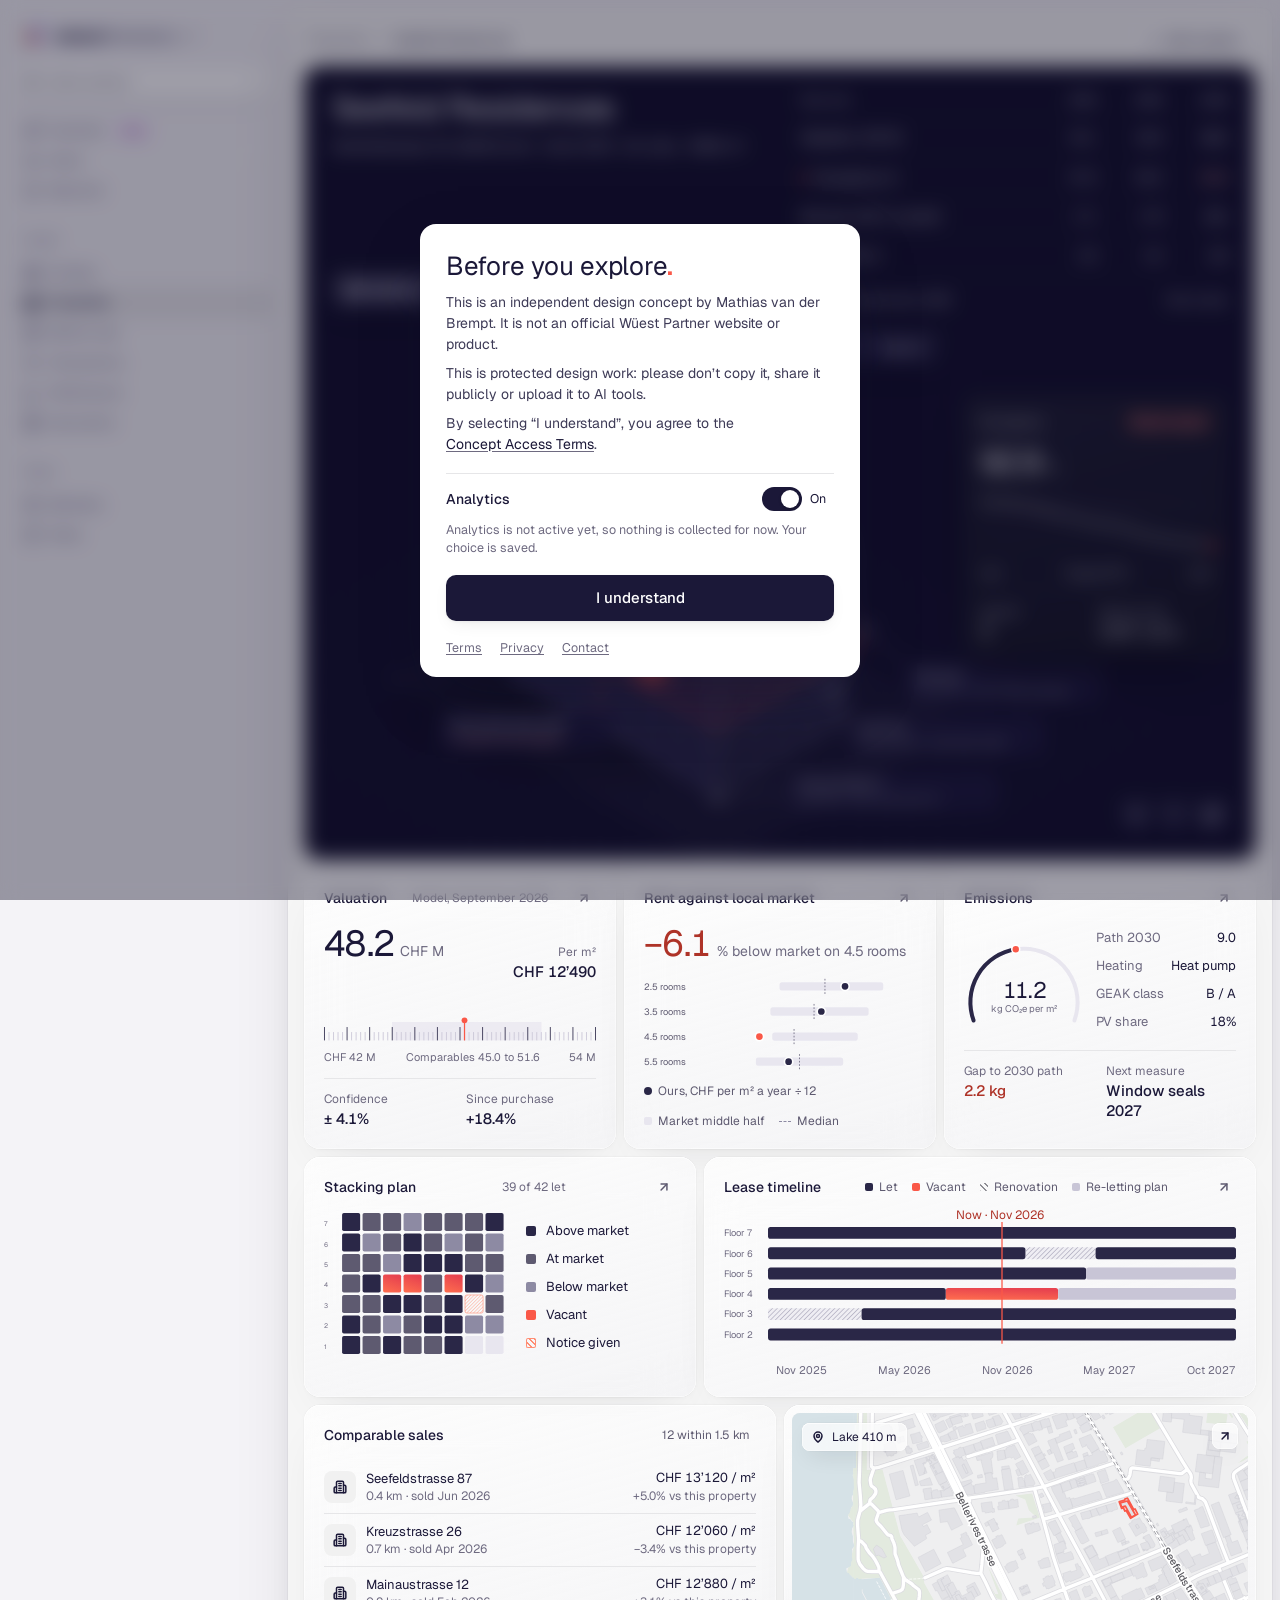
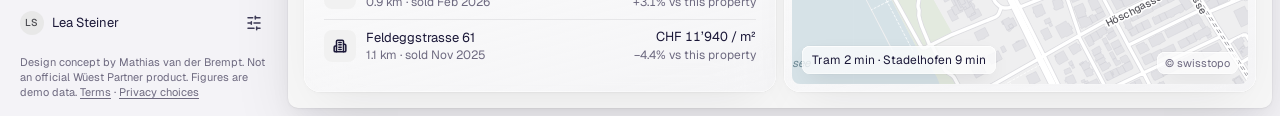
<file: app/property.html>
<!doctype html>
<html lang="en">
<head>
<meta charset="utf-8">
<meta name="viewport" content="width=device-width, initial-scale=1">
<link rel="icon" href="data:,">
<meta name="robots" content="noindex, nofollow">
<title>Seefeldstrasse 112 · Karta concept</title>
<link rel="stylesheet" href="ds/tokens.css">
<link rel="stylesheet" href="ds/bundle.css">
<link rel="stylesheet" href="concept.css">
<link rel="stylesheet" href="responsive.css">
<link rel="stylesheet" href="charts.css">
<link rel="stylesheet" href="https://fonts.googleapis.com/css2?family=Geist:wght@400;500;600&amp;family=Inter+Tight:wght@300;700&amp;display=swap">
<style>
body{margin:0;background:#f0f0f2}
a{color:#1B1838}a:hover{color:#3a3a3e}
</style>
<style>
.ka-note { margin: 10px 4px 0; font-size: 11px; line-height: 15px; color: var(--ink-muted); }
.ka-note a { color: var(--ink-tertiary); }
.kc-nav-mini .ka-note { display: none; }
.k-nav-item[aria-disabled="true"]:hover { background: transparent; color: var(--ink-tertiary); }
/* QA: design system focus ring on the concept controls that fell back to the browser outline or had none */
.kc-seg button:focus-visible, .c-period:focus-visible, .c-go:focus-visible, .kc-map-ctrl button:focus-visible, .kc-iconbtn-scene:focus-visible, .kc-ls-filter button:focus-visible, .kc-crumbs a:focus-visible, .k-ws:focus-visible, .k-row.is-layer:focus-visible { outline: none; box-shadow: var(--shadow-focus) !important; border-radius: var(--radius-md); }
.kc-scene .kc-seg button:focus-visible, .kc-scene .kc-iconbtn-scene:focus-visible, .kc-scene .kc-crumbs a:focus-visible { box-shadow: 0 0 0 2px var(--scene), 0 0 0 4px var(--on-scene) !important; }
.kc-sugg:focus-visible { box-shadow: inset 0 0 0 1.5px var(--signal-300); }
.kc-addr-field input:focus-visible { outline: none; }
</style>
<link rel="stylesheet" href="/gate/gate.css">
</head>
<body>
<div id="dc-root"></div>
<template id="dc-tpl">

<svg width="0" height="0" aria-hidden="true" style="position:absolute;width:0;height:0;overflow:hidden"><defs><linearGradient id="kcSig" x1="0" y1="1" x2="0.35" y2="0"><stop offset="0" stop-color="#FF6E4E"></stop><stop offset="1" stop-color="#E8444F"></stop></linearGradient></defs></svg><div class="kc-app"><aside class="k-sidebar"><button class="k-ws" type="button" aria-label="Wüest Dimensions workspace"><span class="k-ws-tile kc-wd-mark"><span role="img" aria-label="Wüest Dimensions" style="position:relative;display:block;width:28px;height:28px"><span style="position:absolute;display:block;left:17.32px;top:4.67px;width:7.00px;height:17.33px;border-radius:0.30px;transform:skewX(-13deg);transform-origin:0 0;background:linear-gradient(115deg, rgba(255,255,255,0.26) 0%, rgba(255,255,255,0) 40%), linear-gradient(165deg, rgba(97,82,232,0.89), rgba(60,51,160,0.82));backdrop-filter:blur(1.2px) saturate(1.5) brightness(1.05);-webkit-backdrop-filter:blur(1.2px) saturate(1.5) brightness(1.05);box-shadow:inset 0 0.5px 0 rgba(255,255,255,0.30), 0 4.5px 11.2px -3.9px rgba(27,24,56,0.12)"></span><span style="position:absolute;display:block;left:8.05px;top:8.67px;width:7.66px;height:13.33px;border-radius:0.30px;transform:skewX(19deg);transform-origin:0 0;background:linear-gradient(115deg, rgba(255,255,255,0.26) 0%, rgba(255,255,255,0) 40%), linear-gradient(165deg, rgba(255,100,80,0.75), rgba(217,57,47,0.64));backdrop-filter:blur(1.2px) saturate(1.5) brightness(1.05);-webkit-backdrop-filter:blur(1.2px) saturate(1.5) brightness(1.05);box-shadow:inset 0 0.5px 0 rgba(255,255,255,0.30), 0 1.3px 3.4px -1.2px rgba(27,24,56,0.12)"></span><span style="position:absolute;display:block;left:2.02px;top:6.00px;width:8.67px;height:17.33px;border-radius:0.30px;transform:skewX(19deg);transform-origin:0 0;background:linear-gradient(115deg, rgba(255,255,255,0.26) 0%, rgba(255,255,255,0) 40%), linear-gradient(165deg, rgba(227,212,197,0.72), rgba(180,156,134,0.54));backdrop-filter:blur(1.2px) saturate(1.5) brightness(1.05);-webkit-backdrop-filter:blur(1.2px) saturate(1.5) brightness(1.05);box-shadow:inset 0 0.5px 0 rgba(255,255,255,0.30), 0 1.3px 3.4px -1.2px rgba(27,24,56,0.12)"></span></span></span><span class="k-ws-name kc-wd-word"><b>wūest</b>dimensions</span><svg width="14" height="14" viewBox="0 0 24 24" fill="none" stroke="currentColor" stroke-width="2.57" stroke-linecap="round" stroke-linejoin="round" aria-hidden="true"><path d="m6 9 6 6 6-6"/></svg></button><button class="k-quick" type="button" style="border:0;font:inherit;width:100%"><svg width="16" height="16" viewBox="0 0 24 24" fill="none" stroke="currentColor" stroke-width="2.25" stroke-linecap="round" stroke-linejoin="round" aria-hidden="true"><path d="M4 14a1 1 0 0 1-.78-1.63l9.9-10.2a.5.5 0 0 1 .86.46l-1.92 6.02A1 1 0 0 0 13 10h7a1 1 0 0 1 .78 1.63l-9.9 10.2a.5.5 0 0 1-.86-.46l1.92-6.02A1 1 0 0 0 11 14z"/></svg><span>Quick actions</span><span class="k-kbd">/</span></button><nav class="k-nav" aria-label="Shortcuts"><a class="k-nav-item" href="#"><svg width="16" height="16" viewBox="0 0 24 24" fill="none" stroke="currentColor" stroke-width="2.25" stroke-linecap="round" stroke-linejoin="round" aria-hidden="true"><path d="M9.937 15.5A2 2 0 0 0 8.5 14.063l-6.135-1.582a.5.5 0 0 1 0-.962L8.5 9.936A2 2 0 0 0 9.937 8.5l1.582-6.135a.5.5 0 0 1 .963 0L14.063 8.5A2 2 0 0 0 15.5 9.937l6.135 1.581a.5.5 0 0 1 0 .964L15.5 14.063a2 2 0 0 0-1.437 1.437l-1.582 6.135a.5.5 0 0 1-.963 0z"/> <path d="M20 3v4"/> <path d="M22 5h-4"/> <path d="M4 17v2"/> <path d="M5 18H3"/></svg><span>Assistant</span><span class="k-badge-new">New</span></a><a class="k-nav-item" href="#"><svg width="16" height="16" viewBox="0 0 24 24" fill="none" stroke="currentColor" stroke-width="2.25" stroke-linecap="round" stroke-linejoin="round" aria-hidden="true"><path d="M6 8a6 6 0 0 1 12 0c0 7 3 9 3 9H3s3-2 3-9"/> <path d="M10.3 21a1.94 1.94 0 0 0 3.4 0"/></svg><span>Alerts</span><span class="k-count">4</span></a><a class="k-nav-item" href="#"><svg width="16" height="16" viewBox="0 0 24 24" fill="none" stroke="currentColor" stroke-width="2.25" stroke-linecap="round" stroke-linejoin="round" aria-hidden="true"><path d="m19 21-7-4-7 4V5a2 2 0 0 1 2-2h10a2 2 0 0 1 2 2v16z"/></svg><span>Watchlist</span></a></nav><div class="k-section-label">Invest</div><nav class="k-nav" aria-label="Invest"><a class="k-nav-item" href="#"><svg width="16" height="16" viewBox="0 0 24 24" fill="none" stroke="currentColor" stroke-width="2.25" stroke-linecap="round" stroke-linejoin="round" aria-hidden="true"><rect width="7" height="7" x="3" y="3" rx="1"/> <rect width="7" height="7" x="14" y="3" rx="1"/> <rect width="7" height="7" x="14" y="14" rx="1"/> <rect width="7" height="7" x="3" y="14" rx="1"/></svg><span>Portfolio</span></a><a class="k-nav-item" href="#" aria-current="page"><svg width="16" height="16" viewBox="0 0 24 24" fill="none" stroke="currentColor" stroke-width="2.25" stroke-linecap="round" stroke-linejoin="round" aria-hidden="true"><path d="M6 22V4a2 2 0 0 1 2-2h8a2 2 0 0 1 2 2v18Z"/> <path d="M6 12H4a2 2 0 0 0-2 2v6a2 2 0 0 0 2 2h2"/> <path d="M18 9h2a2 2 0 0 1 2 2v9a2 2 0 0 1-2 2h-2"/> <path d="M10 6h4"/> <path d="M10 10h4"/> <path d="M10 14h4"/> <path d="M10 18h4"/></svg><span>Properties</span></a><a class="k-nav-item" href="#"><svg width="16" height="16" viewBox="0 0 24 24" fill="none" stroke="currentColor" stroke-width="2.25" stroke-linecap="round" stroke-linejoin="round" aria-hidden="true"><path d="M14.106 5.553a2 2 0 0 0 1.788 0l3.659-1.83A1 1 0 0 1 21 4.619v12.764a1 1 0 0 1-.553.894l-4.553 2.277a2 2 0 0 1-1.788 0l-4.212-2.106a2 2 0 0 0-1.788 0l-3.659 1.83A1 1 0 0 1 3 19.381V6.618a1 1 0 0 1 .553-.894l4.553-2.277a2 2 0 0 1 1.788 0z"/> <path d="M15 5.764v15"/> <path d="M9 3.236v15"/></svg><span>Market map</span></a><a class="k-nav-item" href="#"><svg width="16" height="16" viewBox="0 0 24 24" fill="none" stroke="currentColor" stroke-width="2.25" stroke-linecap="round" stroke-linejoin="round" aria-hidden="true"><path d="M8 3 4 7l4 4"/> <path d="M4 7h16"/> <path d="m16 21 4-4-4-4"/> <path d="M20 17H4"/></svg><span>Transactions</span></a><a class="k-nav-item" href="#"><svg width="16" height="16" viewBox="0 0 24 24" fill="none" stroke="currentColor" stroke-width="2.25" stroke-linecap="round" stroke-linejoin="round" aria-hidden="true"><path d="M3 3v16a2 2 0 0 0 2 2h16"/> <path d="m19 9-5 5-4-4-3 3"/></svg><span>Performance</span></a><a class="k-nav-item" href="#"><svg width="16" height="16" viewBox="0 0 24 24" fill="none" stroke="currentColor" stroke-width="2.25" stroke-linecap="round" stroke-linejoin="round" aria-hidden="true"><path d="M15 2H6a2 2 0 0 0-2 2v16a2 2 0 0 0 2 2h12a2 2 0 0 0 2-2V7Z"/> <path d="M14 2v4a2 2 0 0 0 2 2h4"/> <path d="M10 9H8"/> <path d="M16 13H8"/> <path d="M16 17H8"/></svg><span>Documents</span></a></nav><div class="k-section-label">Team</div><nav class="k-nav" aria-label="Team"><a class="k-nav-item" href="#"><svg width="16" height="16" viewBox="0 0 24 24" fill="none" stroke="currentColor" stroke-width="2.25" stroke-linecap="round" stroke-linejoin="round" aria-hidden="true"><path d="M16 21v-2a4 4 0 0 0-4-4H6a4 4 0 0 0-4 4v2"/> <circle cx="9" cy="7" r="4"/> <path d="M22 21v-2a4 4 0 0 0-3-3.87"/> <path d="M16 3.13a4 4 0 0 1 0 7.75"/></svg><span>Members</span></a><a class="k-nav-item" href="#"><svg width="16" height="16" viewBox="0 0 24 24" fill="none" stroke="currentColor" stroke-width="2.25" stroke-linecap="round" stroke-linejoin="round" aria-hidden="true"><path d="M21.801 10A10 10 0 1 1 17 3.335"/> <path d="m9 11 3 3L22 4"/></svg><span>Tasks</span></a></nav><div class="k-user"><span class="k-avatar">LS</span><span>Lea Steiner</span><button class="k-iconbtn" type="button" aria-label="Preferences"><svg width="16" height="16" viewBox="0 0 24 24" fill="none" stroke="currentColor" stroke-width="2.25" stroke-linecap="round" stroke-linejoin="round" aria-hidden="true"><line x1="21" x2="14" y1="4" y2="4"/> <line x1="10" x2="3" y1="4" y2="4"/> <line x1="21" x2="12" y1="12" y2="12"/> <line x1="8" x2="3" y1="12" y2="12"/> <line x1="21" x2="16" y1="20" y2="20"/> <line x1="12" x2="3" y1="20" y2="20"/> <line x1="14" x2="14" y1="2" y2="6"/> <line x1="8" x2="8" y1="10" y2="14"/> <line x1="16" x2="16" y1="18" y2="22"/></svg></button></div></aside><main class="kc-main" style="background:var(--surface)">
<div class="kc-body">
<div style="display:flex;align-items:center;gap:12px;padding:2px 4px 4px"><nav class="kc-crumbs" aria-label="Breadcrumb" style="color:var(--ink-muted)"><a href="./" style="color:inherit;text-decoration:none">Properties</a><svg width="14" height="14" viewBox="0 0 24 24" fill="none" stroke="currentColor" stroke-width="2.57" stroke-linecap="round" stroke-linejoin="round" aria-hidden="true"><path d="m9 18 6-6-6-6"/></svg><span style="color:var(--ink)">Seefeld Residences</span></nav><a class="k-btn k-btn--secondary" href="add.html" style="margin-left:auto;text-decoration:none"><svg width="14" height="14" viewBox="0 0 24 24" fill="none" stroke="currentColor" stroke-width="2.57" stroke-linecap="round" stroke-linejoin="round" aria-hidden="true"><path d="M5 12h14"/> <path d="M12 5v14"/></svg>Add location</a></div>
<section class="kc-scene" aria-label="Seefeld Residences overview" style="border-radius:16px">
<div class="kc-scene-grid">
<div class="kc-scene-side">
<div style="display:flex;flex-direction:column;gap:10px">
<h1 class="kc-display">Seefeld Residences</h1>
<div class="kc-scene-sub">Seefeldstrasse 112, 8008 Zürich · Built 2019 · 42 units · 3’860 m²</div>
</div>
<table class="kc-scene-table"><thead><tr><th scope="col">Year end</th><th scope="col">2024</th><th scope="col">2025</th><th scope="col">2026</th></tr></thead>
<tbody>
<tr><td>Valuation, CHF M</td><td>45.1</td><td>46.9</td><td class="now">48.2</td></tr>
<tr><td><span style="display:inline-flex;align-items:center;gap:8px"><span class="kc-dot"></span>Occupancy, %</span></td><td>97.6</td><td>95.2</td><td class="now" style="color:var(--signal-300)">92.9</td></tr>
<tr><td>Net rent, CHF k a month</td><td>171</td><td>176</td><td class="now">181</td></tr>
<tr><td>Gross yield, %</td><td>4.6</td><td>4.5</td><td class="now">4.5</td></tr>
</tbody></table>
<div class="kc-scene-foot"><span>Valuation September 2026</span><span>Demo data</span></div>
<div class="kc-seg kc-seg--scene" role="group" aria-label="Scene view"><button type="button" aria-pressed="true"><svg width="14" height="14" viewBox="0 0 24 24" fill="none" stroke="currentColor" stroke-width="2.57" stroke-linecap="round" stroke-linejoin="round" aria-hidden="true"><path d="M21 8a2 2 0 0 0-1-1.73l-7-4a2 2 0 0 0-2 0l-7 4A2 2 0 0 0 3 8v8a2 2 0 0 0 1 1.73l7 4a2 2 0 0 0 2 0l7-4A2 2 0 0 0 21 16Z"/> <path d="m3.3 7 8.7 5 8.7-5"/> <path d="M12 22V12"/></svg>Building</button><button type="button" aria-pressed="false"><svg width="14" height="14" viewBox="0 0 24 24" fill="none" stroke="currentColor" stroke-width="2.57" stroke-linecap="round" stroke-linejoin="round" aria-hidden="true"><rect width="18" height="7" x="3" y="3" rx="1"/> <rect width="7" height="7" x="3" y="14" rx="1"/> <rect width="7" height="7" x="14" y="14" rx="1"/></svg>Floor plans</button><button type="button" aria-pressed="false"><svg width="14" height="14" viewBox="0 0 24 24" fill="none" stroke="currentColor" stroke-width="2.57" stroke-linecap="round" stroke-linejoin="round" aria-hidden="true"><path d="M14.106 5.553a2 2 0 0 0 1.788 0l3.659-1.83A1 1 0 0 1 21 4.619v12.764a1 1 0 0 1-.553.894l-4.553 2.277a2 2 0 0 1-1.788 0l-4.212-2.106a2 2 0 0 0-1.788 0l-3.659 1.83A1 1 0 0 1 3 19.381V6.618a1 1 0 0 1 .553-.894l4.553-2.277a2 2 0 0 1 1.788 0z"/> <path d="M15 5.764v15"/> <path d="M9 3.236v15"/></svg>Location</button></div>
</div>
<div class="kc-scene-art">
<div class="kc-scene-tabs"><div class="kc-seg kc-seg--scene" role="tablist" aria-label="Property sections"><button type="button" role="tab" aria-pressed="true">Overview</button><button type="button" role="tab" aria-pressed="false">Valuation</button><button type="button" role="tab" aria-pressed="false">Leases</button><button type="button" role="tab" aria-pressed="false">Market</button></div></div>
<div style="position:absolute;inset:0"><svg viewBox="0 0 704 500" width="100%" height="100%" role="img" aria-label="Seefeld Residences massing model with vacant units on the 4th floor" style="display:block;overflow:visible"><defs><linearGradient id="pbL" x1="0" y1="0" x2="0" y2="1"><stop offset="0" stop-color="#211E3E"/><stop offset="1" stop-color="#1B1838"/></linearGradient><linearGradient id="pbR" x1="0" y1="0" x2="0" y2="1"><stop offset="0" stop-color="#29264A"/><stop offset="1" stop-color="#16142E"/></linearGradient><filter id="pbglow" x="-50%" y="-50%" width="200%" height="200%"><feGaussianBlur stdDeviation="6"/></filter><radialGradient id="pbsh" cx="0.5" cy="0.5" r="0.5"><stop offset="0" stop-color="#000" stop-opacity="0.55"/><stop offset="1" stop-color="#000" stop-opacity="0"/></radialGradient></defs><polygon points="211.0,206.0 533.2,392.0 289.0,533.0 -33.2,347.0" fill="rgba(255,255,255,0.025)" stroke="rgba(255,255,255,0.22)" stroke-width="1" stroke-linejoin="round" stroke-dasharray="3 4"/><line x1="211.0" y1="92.0" x2="-256.6" y2="362.0" stroke="rgba(255,255,255,0.05)" stroke-width="1"/><line x1="237.0" y1="107.0" x2="-230.6" y2="377.0" stroke="rgba(255,255,255,0.05)" stroke-width="1"/><line x1="263.0" y1="122.0" x2="-204.7" y2="392.0" stroke="rgba(255,255,255,0.05)" stroke-width="1"/><line x1="289.0" y1="137.0" x2="-178.7" y2="407.0" stroke="rgba(255,255,255,0.05)" stroke-width="1"/><line x1="315.0" y1="152.0" x2="-152.7" y2="422.0" stroke="rgba(255,255,255,0.05)" stroke-width="1"/><line x1="340.9" y1="167.0" x2="-126.7" y2="437.0" stroke="rgba(255,255,255,0.05)" stroke-width="1"/><line x1="366.9" y1="182.0" x2="-100.7" y2="452.0" stroke="rgba(255,255,255,0.05)" stroke-width="1"/><line x1="392.9" y1="197.0" x2="-74.8" y2="467.0" stroke="rgba(255,255,255,0.05)" stroke-width="1"/><line x1="418.9" y1="212.0" x2="-48.8" y2="482.0" stroke="rgba(255,255,255,0.05)" stroke-width="1"/><line x1="444.9" y1="227.0" x2="-22.8" y2="497.0" stroke="rgba(255,255,255,0.05)" stroke-width="1"/><line x1="470.8" y1="242.0" x2="3.2" y2="512.0" stroke="rgba(255,255,255,0.05)" stroke-width="1"/><line x1="496.8" y1="257.0" x2="29.2" y2="527.0" stroke="rgba(255,255,255,0.05)" stroke-width="1"/><line x1="522.8" y1="272.0" x2="55.1" y2="542.0" stroke="rgba(255,255,255,0.05)" stroke-width="1"/><line x1="548.8" y1="287.0" x2="81.1" y2="557.0" stroke="rgba(255,255,255,0.05)" stroke-width="1"/><line x1="574.8" y1="302.0" x2="107.1" y2="572.0" stroke="rgba(255,255,255,0.05)" stroke-width="1"/><line x1="600.7" y1="317.0" x2="133.1" y2="587.0" stroke="rgba(255,255,255,0.05)" stroke-width="1"/><line x1="626.7" y1="332.0" x2="159.1" y2="602.0" stroke="rgba(255,255,255,0.05)" stroke-width="1"/><line x1="652.7" y1="347.0" x2="185.0" y2="617.0" stroke="rgba(255,255,255,0.05)" stroke-width="1"/><line x1="678.7" y1="362.0" x2="211.0" y2="632.0" stroke="rgba(255,255,255,0.05)" stroke-width="1"/><line x1="704.7" y1="377.0" x2="237.0" y2="647.0" stroke="rgba(255,255,255,0.05)" stroke-width="1"/><line x1="730.6" y1="392.0" x2="263.0" y2="662.0" stroke="rgba(255,255,255,0.05)" stroke-width="1"/><line x1="211.0" y1="92.0" x2="730.6" y2="392.0" stroke="rgba(255,255,255,0.05)" stroke-width="1"/><line x1="185.0" y1="107.0" x2="704.7" y2="407.0" stroke="rgba(255,255,255,0.05)" stroke-width="1"/><line x1="159.1" y1="122.0" x2="678.7" y2="422.0" stroke="rgba(255,255,255,0.05)" stroke-width="1"/><line x1="133.1" y1="137.0" x2="652.7" y2="437.0" stroke="rgba(255,255,255,0.05)" stroke-width="1"/><line x1="107.1" y1="152.0" x2="626.7" y2="452.0" stroke="rgba(255,255,255,0.05)" stroke-width="1"/><line x1="81.1" y1="167.0" x2="600.7" y2="467.0" stroke="rgba(255,255,255,0.05)" stroke-width="1"/><line x1="55.1" y1="182.0" x2="574.8" y2="482.0" stroke="rgba(255,255,255,0.05)" stroke-width="1"/><line x1="29.2" y1="197.0" x2="548.8" y2="497.0" stroke="rgba(255,255,255,0.05)" stroke-width="1"/><line x1="3.2" y1="212.0" x2="522.8" y2="512.0" stroke="rgba(255,255,255,0.05)" stroke-width="1"/><line x1="-22.8" y1="227.0" x2="496.8" y2="527.0" stroke="rgba(255,255,255,0.05)" stroke-width="1"/><line x1="-48.8" y1="242.0" x2="470.8" y2="542.0" stroke="rgba(255,255,255,0.05)" stroke-width="1"/><line x1="-74.8" y1="257.0" x2="444.9" y2="557.0" stroke="rgba(255,255,255,0.05)" stroke-width="1"/><line x1="-100.7" y1="272.0" x2="418.9" y2="572.0" stroke="rgba(255,255,255,0.05)" stroke-width="1"/><line x1="-126.7" y1="287.0" x2="392.9" y2="587.0" stroke="rgba(255,255,255,0.05)" stroke-width="1"/><line x1="-152.7" y1="302.0" x2="366.9" y2="602.0" stroke="rgba(255,255,255,0.05)" stroke-width="1"/><line x1="-178.7" y1="317.0" x2="340.9" y2="617.0" stroke="rgba(255,255,255,0.05)" stroke-width="1"/><line x1="-204.7" y1="332.0" x2="315.0" y2="632.0" stroke="rgba(255,255,255,0.05)" stroke-width="1"/><line x1="-230.6" y1="347.0" x2="289.0" y2="647.0" stroke="rgba(255,255,255,0.05)" stroke-width="1"/><circle cx="211.0" cy="206.0" r="2" fill="rgba(255,255,255,0.5)"/><circle cx="533.2" cy="392.0" r="2" fill="rgba(255,255,255,0.5)"/><circle cx="289.0" cy="533.0" r="2" fill="rgba(255,255,255,0.5)"/><circle cx="-33.2" cy="347.0" r="2" fill="rgba(255,255,255,0.5)"/><ellipse cx="177.3" cy="375.5" rx="241.8" ry="85.8" fill="url(#pbsh)"/><polygon points="81.1,347.0 289.0,467.0 289.0,278.0 81.1,158.0" fill="url(#pbL)" stroke="rgba(255,255,255,0.28)" stroke-width="1" stroke-linejoin="round"/><polygon points="418.9,392.0 289.0,467.0 289.0,278.0 418.9,203.0" fill="url(#pbR)" stroke="rgba(255,255,255,0.28)" stroke-width="1" stroke-linejoin="round"/><polygon points="211.0,83.0 418.9,203.0 289.0,278.0 81.1,158.0" fill="#2e2e33" stroke="rgba(255,255,255,0.28)" stroke-width="1" stroke-linejoin="round"/><polygon points="216.2,110.0 247.4,128.0 224.0,141.5 192.8,123.5" fill="rgba(120,140,170,0.35)" stroke="rgba(255,255,255,0.2)" stroke-width="0.6" stroke-linejoin="round"/><polygon points="255.2,132.5 286.4,150.5 263.0,164.0 231.8,146.0" fill="rgba(120,140,170,0.35)" stroke="rgba(255,255,255,0.2)" stroke-width="0.6" stroke-linejoin="round"/><polygon points="294.2,155.0 325.3,173.0 302.0,186.5 270.8,168.5" fill="rgba(120,140,170,0.35)" stroke="rgba(255,255,255,0.2)" stroke-width="0.6" stroke-linejoin="round"/><polygon points="333.1,177.5 364.3,195.5 340.9,209.0 309.8,191.0" fill="rgba(120,140,170,0.35)" stroke="rgba(255,255,255,0.2)" stroke-width="0.6" stroke-linejoin="round"/><polygon points="182.5,129.5 213.6,147.5 190.2,161.0 159.1,143.0" fill="rgba(120,140,170,0.35)" stroke="rgba(255,255,255,0.2)" stroke-width="0.6" stroke-linejoin="round"/><polygon points="221.4,152.0 252.6,170.0 229.2,183.5 198.0,165.5" fill="rgba(120,140,170,0.35)" stroke="rgba(255,255,255,0.2)" stroke-width="0.6" stroke-linejoin="round"/><polygon points="260.4,174.5 291.6,192.5 268.2,206.0 237.0,188.0" fill="rgba(120,140,170,0.35)" stroke="rgba(255,255,255,0.2)" stroke-width="0.6" stroke-linejoin="round"/><polygon points="299.4,197.0 330.5,215.0 307.2,228.5 276.0,210.5" fill="rgba(120,140,170,0.35)" stroke="rgba(255,255,255,0.2)" stroke-width="0.6" stroke-linejoin="round"/><polygon points="86.3,343.5 101.9,352.5 101.9,338.5 86.3,329.5" fill="rgba(255,255,255,0.09)" stroke="rgba(255,255,255,0.16)" stroke-width="0.8" stroke-linejoin="round"/><polygon points="112.3,358.5 127.9,367.5 127.9,353.5 112.3,344.5" fill="rgba(255,255,255,0.09)" stroke="rgba(255,255,255,0.16)" stroke-width="0.8" stroke-linejoin="round"/><polygon points="138.3,373.5 153.9,382.5 153.9,368.5 138.3,359.5" fill="rgba(255,255,255,0.09)" stroke="rgba(255,255,255,0.16)" stroke-width="0.8" stroke-linejoin="round"/><polygon points="164.3,388.5 179.9,397.5 179.9,383.5 164.3,374.5" fill="rgba(255,255,255,0.09)" stroke="rgba(255,255,255,0.16)" stroke-width="0.8" stroke-linejoin="round"/><polygon points="190.2,403.5 205.8,412.5 205.8,398.5 190.2,389.5" fill="rgba(255,255,255,0.09)" stroke="rgba(255,255,255,0.16)" stroke-width="0.8" stroke-linejoin="round"/><polygon points="216.2,418.5 231.8,427.5 231.8,413.5 216.2,404.5" fill="rgba(255,255,255,0.09)" stroke="rgba(255,255,255,0.16)" stroke-width="0.8" stroke-linejoin="round"/><polygon points="242.2,433.5 257.8,442.5 257.8,428.5 242.2,419.5" fill="rgba(255,255,255,0.09)" stroke="rgba(255,255,255,0.16)" stroke-width="0.8" stroke-linejoin="round"/><polygon points="268.2,448.5 283.8,457.5 283.8,443.5 268.2,434.5" fill="rgba(255,255,255,0.09)" stroke="rgba(255,255,255,0.16)" stroke-width="0.8" stroke-linejoin="round"/><polygon points="413.7,388.5 398.1,397.5 398.1,383.5 413.7,374.5" fill="rgba(255,255,255,0.09)" stroke="rgba(255,255,255,0.16)" stroke-width="0.8" stroke-linejoin="round"/><polygon points="387.7,403.5 372.1,412.5 372.1,398.5 387.7,389.5" fill="rgba(255,255,255,0.09)" stroke="rgba(255,255,255,0.16)" stroke-width="0.8" stroke-linejoin="round"/><polygon points="361.7,418.5 346.1,427.5 346.1,413.5 361.7,404.5" fill="rgba(255,255,255,0.09)" stroke="rgba(255,255,255,0.16)" stroke-width="0.8" stroke-linejoin="round"/><polygon points="335.7,433.5 320.1,442.5 320.1,428.5 335.7,419.5" fill="rgba(255,255,255,0.09)" stroke="rgba(255,255,255,0.16)" stroke-width="0.8" stroke-linejoin="round"/><polygon points="309.8,448.5 294.2,457.5 294.2,443.5 309.8,434.5" fill="rgba(255,255,255,0.09)" stroke="rgba(255,255,255,0.16)" stroke-width="0.8" stroke-linejoin="round"/><line x1="81.1" y1="320.0" x2="289.0" y2="440.0" stroke="rgba(255,255,255,0.10)" stroke-width="1"/><line x1="418.9" y1="365.0" x2="289.0" y2="440.0" stroke="rgba(255,255,255,0.10)" stroke-width="1"/><polygon points="86.3,316.5 101.9,325.5 101.9,311.5 86.3,302.5" fill="rgba(255,255,255,0.09)" stroke="rgba(255,255,255,0.16)" stroke-width="0.8" stroke-linejoin="round"/><polygon points="112.3,331.5 127.9,340.5 127.9,326.5 112.3,317.5" fill="rgba(255,255,255,0.09)" stroke="rgba(255,255,255,0.16)" stroke-width="0.8" stroke-linejoin="round"/><polygon points="138.3,346.5 153.9,355.5 153.9,341.5 138.3,332.5" fill="rgba(255,255,255,0.09)" stroke="rgba(255,255,255,0.16)" stroke-width="0.8" stroke-linejoin="round"/><polygon points="164.3,361.5 179.9,370.5 179.9,356.5 164.3,347.5" fill="rgba(255,255,255,0.09)" stroke="rgba(255,255,255,0.16)" stroke-width="0.8" stroke-linejoin="round"/><polygon points="190.2,376.5 205.8,385.5 205.8,371.5 190.2,362.5" fill="rgba(255,255,255,0.09)" stroke="rgba(255,255,255,0.16)" stroke-width="0.8" stroke-linejoin="round"/><polygon points="216.2,391.5 231.8,400.5 231.8,386.5 216.2,377.5" fill="rgba(255,255,255,0.09)" stroke="rgba(255,255,255,0.16)" stroke-width="0.8" stroke-linejoin="round"/><polygon points="242.2,406.5 257.8,415.5 257.8,401.5 242.2,392.5" fill="rgba(255,255,255,0.09)" stroke="rgba(255,255,255,0.16)" stroke-width="0.8" stroke-linejoin="round"/><polygon points="268.2,421.5 283.8,430.5 283.8,416.5 268.2,407.5" fill="rgba(255,255,255,0.09)" stroke="rgba(255,255,255,0.16)" stroke-width="0.8" stroke-linejoin="round"/><polygon points="413.7,361.5 398.1,370.5 398.1,356.5 413.7,347.5" fill="rgba(255,255,255,0.22)" stroke="none" stroke-width="0.8" stroke-linejoin="round"/><polygon points="387.7,376.5 372.1,385.5 372.1,371.5 387.7,362.5" fill="rgba(255,255,255,0.09)" stroke="rgba(255,255,255,0.16)" stroke-width="0.8" stroke-linejoin="round"/><polygon points="361.7,391.5 346.1,400.5 346.1,386.5 361.7,377.5" fill="rgba(255,255,255,0.09)" stroke="rgba(255,255,255,0.16)" stroke-width="0.8" stroke-linejoin="round"/><polygon points="335.7,406.5 320.1,415.5 320.1,401.5 335.7,392.5" fill="rgba(255,255,255,0.09)" stroke="rgba(255,255,255,0.16)" stroke-width="0.8" stroke-linejoin="round"/><polygon points="309.8,421.5 294.2,430.5 294.2,416.5 309.8,407.5" fill="rgba(255,255,255,0.09)" stroke="rgba(255,255,255,0.16)" stroke-width="0.8" stroke-linejoin="round"/><line x1="81.1" y1="293.0" x2="289.0" y2="413.0" stroke="rgba(255,255,255,0.10)" stroke-width="1"/><line x1="418.9" y1="338.0" x2="289.0" y2="413.0" stroke="rgba(255,255,255,0.10)" stroke-width="1"/><polygon points="86.3,289.5 101.9,298.5 101.9,284.5 86.3,275.5" fill="rgba(255,255,255,0.09)" stroke="rgba(255,255,255,0.16)" stroke-width="0.8" stroke-linejoin="round"/><polygon points="112.3,304.5 127.9,313.5 127.9,299.5 112.3,290.5" fill="rgba(255,255,255,0.09)" stroke="rgba(255,255,255,0.16)" stroke-width="0.8" stroke-linejoin="round"/><polygon points="138.3,319.5 153.9,328.5 153.9,314.5 138.3,305.5" fill="rgba(255,255,255,0.09)" stroke="rgba(255,255,255,0.16)" stroke-width="0.8" stroke-linejoin="round"/><polygon points="164.3,334.5 179.9,343.5 179.9,329.5 164.3,320.5" fill="rgba(255,255,255,0.09)" stroke="rgba(255,255,255,0.16)" stroke-width="0.8" stroke-linejoin="round"/><polygon points="190.2,349.5 205.8,358.5 205.8,344.5 190.2,335.5" fill="rgba(255,255,255,0.09)" stroke="rgba(255,255,255,0.16)" stroke-width="0.8" stroke-linejoin="round"/><polygon points="216.2,364.5 231.8,373.5 231.8,359.5 216.2,350.5" fill="rgba(255,255,255,0.09)" stroke="rgba(255,255,255,0.16)" stroke-width="0.8" stroke-linejoin="round"/><polygon points="242.2,379.5 257.8,388.5 257.8,374.5 242.2,365.5" fill="rgba(255,255,255,0.09)" stroke="rgba(255,255,255,0.16)" stroke-width="0.8" stroke-linejoin="round"/><polygon points="268.2,394.5 283.8,403.5 283.8,389.5 268.2,380.5" fill="rgba(255,255,255,0.09)" stroke="rgba(255,255,255,0.16)" stroke-width="0.8" stroke-linejoin="round"/><polygon points="413.7,334.5 398.1,343.5 398.1,329.5 413.7,320.5" fill="rgba(255,255,255,0.09)" stroke="rgba(255,255,255,0.16)" stroke-width="0.8" stroke-linejoin="round"/><polygon points="387.7,349.5 372.1,358.5 372.1,344.5 387.7,335.5" fill="rgba(255,255,255,0.09)" stroke="rgba(255,255,255,0.16)" stroke-width="0.8" stroke-linejoin="round"/><polygon points="361.7,364.5 346.1,373.5 346.1,359.5 361.7,350.5" fill="rgba(255,255,255,0.09)" stroke="rgba(255,255,255,0.16)" stroke-width="0.8" stroke-linejoin="round"/><polygon points="335.7,379.5 320.1,388.5 320.1,374.5 335.7,365.5" fill="rgba(255,255,255,0.09)" stroke="rgba(255,255,255,0.16)" stroke-width="0.8" stroke-linejoin="round"/><polygon points="309.8,394.5 294.2,403.5 294.2,389.5 309.8,380.5" fill="rgba(255,255,255,0.09)" stroke="rgba(255,255,255,0.16)" stroke-width="0.8" stroke-linejoin="round"/><line x1="81.1" y1="266.0" x2="289.0" y2="386.0" stroke="rgba(255,255,255,0.10)" stroke-width="1"/><line x1="418.9" y1="311.0" x2="289.0" y2="386.0" stroke="rgba(255,255,255,0.10)" stroke-width="1"/><polygon points="86.3,262.5 101.9,271.5 101.9,257.5 86.3,248.5" fill="rgba(255,255,255,0.09)" stroke="rgba(255,255,255,0.16)" stroke-width="0.8" stroke-linejoin="round"/><polygon points="112.3,277.5 127.9,286.5 127.9,272.5 112.3,263.5" fill="rgba(255,255,255,0.09)" stroke="rgba(255,255,255,0.16)" stroke-width="0.8" stroke-linejoin="round"/><polygon points="138.3,292.5 153.9,301.5 153.9,287.5 138.3,278.5" fill="var(--signal)" stroke="none" stroke-width="0.8" stroke-linejoin="round"/><polygon points="164.3,307.5 179.9,316.5 179.9,302.5 164.3,293.5" fill="var(--signal)" stroke="none" stroke-width="0.8" stroke-linejoin="round"/><polygon points="190.2,322.5 205.8,331.5 205.8,317.5 190.2,308.5" fill="rgba(255,255,255,0.09)" stroke="rgba(255,255,255,0.16)" stroke-width="0.8" stroke-linejoin="round"/><polygon points="216.2,337.5 231.8,346.5 231.8,332.5 216.2,323.5" fill="var(--signal)" stroke="none" stroke-width="0.8" stroke-linejoin="round"/><polygon points="242.2,352.5 257.8,361.5 257.8,347.5 242.2,338.5" fill="rgba(255,255,255,0.09)" stroke="rgba(255,255,255,0.16)" stroke-width="0.8" stroke-linejoin="round"/><polygon points="268.2,367.5 283.8,376.5 283.8,362.5 268.2,353.5" fill="rgba(255,255,255,0.09)" stroke="rgba(255,255,255,0.16)" stroke-width="0.8" stroke-linejoin="round"/><polygon points="413.7,307.5 398.1,316.5 398.1,302.5 413.7,293.5" fill="rgba(255,255,255,0.09)" stroke="rgba(255,255,255,0.16)" stroke-width="0.8" stroke-linejoin="round"/><polygon points="387.7,322.5 372.1,331.5 372.1,317.5 387.7,308.5" fill="rgba(255,255,255,0.09)" stroke="rgba(255,255,255,0.16)" stroke-width="0.8" stroke-linejoin="round"/><polygon points="361.7,337.5 346.1,346.5 346.1,332.5 361.7,323.5" fill="rgba(255,255,255,0.09)" stroke="rgba(255,255,255,0.16)" stroke-width="0.8" stroke-linejoin="round"/><polygon points="335.7,352.5 320.1,361.5 320.1,347.5 335.7,338.5" fill="rgba(255,255,255,0.09)" stroke="rgba(255,255,255,0.16)" stroke-width="0.8" stroke-linejoin="round"/><polygon points="309.8,367.5 294.2,376.5 294.2,362.5 309.8,353.5" fill="rgba(255,255,255,0.09)" stroke="rgba(255,255,255,0.16)" stroke-width="0.8" stroke-linejoin="round"/><line x1="81.1" y1="239.0" x2="289.0" y2="359.0" stroke="rgba(255,255,255,0.10)" stroke-width="1"/><line x1="418.9" y1="284.0" x2="289.0" y2="359.0" stroke="rgba(255,255,255,0.10)" stroke-width="1"/><polygon points="86.3,235.5 101.9,244.5 101.9,230.5 86.3,221.5" fill="rgba(255,255,255,0.09)" stroke="rgba(255,255,255,0.16)" stroke-width="0.8" stroke-linejoin="round"/><polygon points="112.3,250.5 127.9,259.5 127.9,245.5 112.3,236.5" fill="rgba(255,255,255,0.09)" stroke="rgba(255,255,255,0.16)" stroke-width="0.8" stroke-linejoin="round"/><polygon points="138.3,265.5 153.9,274.5 153.9,260.5 138.3,251.5" fill="rgba(255,255,255,0.09)" stroke="rgba(255,255,255,0.16)" stroke-width="0.8" stroke-linejoin="round"/><polygon points="164.3,280.5 179.9,289.5 179.9,275.5 164.3,266.5" fill="rgba(255,255,255,0.09)" stroke="rgba(255,255,255,0.16)" stroke-width="0.8" stroke-linejoin="round"/><polygon points="190.2,295.5 205.8,304.5 205.8,290.5 190.2,281.5" fill="rgba(255,255,255,0.09)" stroke="rgba(255,255,255,0.16)" stroke-width="0.8" stroke-linejoin="round"/><polygon points="216.2,310.5 231.8,319.5 231.8,305.5 216.2,296.5" fill="rgba(255,255,255,0.09)" stroke="rgba(255,255,255,0.16)" stroke-width="0.8" stroke-linejoin="round"/><polygon points="242.2,325.5 257.8,334.5 257.8,320.5 242.2,311.5" fill="rgba(255,255,255,0.09)" stroke="rgba(255,255,255,0.16)" stroke-width="0.8" stroke-linejoin="round"/><polygon points="268.2,340.5 283.8,349.5 283.8,335.5 268.2,326.5" fill="rgba(255,255,255,0.09)" stroke="rgba(255,255,255,0.16)" stroke-width="0.8" stroke-linejoin="round"/><polygon points="413.7,280.5 398.1,289.5 398.1,275.5 413.7,266.5" fill="rgba(255,255,255,0.09)" stroke="rgba(255,255,255,0.16)" stroke-width="0.8" stroke-linejoin="round"/><polygon points="387.7,295.5 372.1,304.5 372.1,290.5 387.7,281.5" fill="rgba(255,255,255,0.09)" stroke="rgba(255,255,255,0.16)" stroke-width="0.8" stroke-linejoin="round"/><polygon points="361.7,310.5 346.1,319.5 346.1,305.5 361.7,296.5" fill="rgba(255,141,115,0.25)" stroke="var(--signal-400)" stroke-width="0.8" stroke-linejoin="round"/><polygon points="335.7,325.5 320.1,334.5 320.1,320.5 335.7,311.5" fill="rgba(255,255,255,0.09)" stroke="rgba(255,255,255,0.16)" stroke-width="0.8" stroke-linejoin="round"/><polygon points="309.8,340.5 294.2,349.5 294.2,335.5 309.8,326.5" fill="rgba(255,255,255,0.09)" stroke="rgba(255,255,255,0.16)" stroke-width="0.8" stroke-linejoin="round"/><line x1="81.1" y1="212.0" x2="289.0" y2="332.0" stroke="rgba(255,255,255,0.10)" stroke-width="1"/><line x1="418.9" y1="257.0" x2="289.0" y2="332.0" stroke="rgba(255,255,255,0.10)" stroke-width="1"/><polygon points="86.3,208.5 101.9,217.5 101.9,203.5 86.3,194.5" fill="rgba(255,255,255,0.09)" stroke="rgba(255,255,255,0.16)" stroke-width="0.8" stroke-linejoin="round"/><polygon points="112.3,223.5 127.9,232.5 127.9,218.5 112.3,209.5" fill="rgba(255,255,255,0.22)" stroke="none" stroke-width="0.8" stroke-linejoin="round"/><polygon points="138.3,238.5 153.9,247.5 153.9,233.5 138.3,224.5" fill="rgba(255,255,255,0.09)" stroke="rgba(255,255,255,0.16)" stroke-width="0.8" stroke-linejoin="round"/><polygon points="164.3,253.5 179.9,262.5 179.9,248.5 164.3,239.5" fill="rgba(255,255,255,0.09)" stroke="rgba(255,255,255,0.16)" stroke-width="0.8" stroke-linejoin="round"/><polygon points="190.2,268.5 205.8,277.5 205.8,263.5 190.2,254.5" fill="rgba(255,255,255,0.09)" stroke="rgba(255,255,255,0.16)" stroke-width="0.8" stroke-linejoin="round"/><polygon points="216.2,283.5 231.8,292.5 231.8,278.5 216.2,269.5" fill="rgba(255,255,255,0.09)" stroke="rgba(255,255,255,0.16)" stroke-width="0.8" stroke-linejoin="round"/><polygon points="242.2,298.5 257.8,307.5 257.8,293.5 242.2,284.5" fill="rgba(255,255,255,0.09)" stroke="rgba(255,255,255,0.16)" stroke-width="0.8" stroke-linejoin="round"/><polygon points="268.2,313.5 283.8,322.5 283.8,308.5 268.2,299.5" fill="rgba(255,255,255,0.09)" stroke="rgba(255,255,255,0.16)" stroke-width="0.8" stroke-linejoin="round"/><polygon points="413.7,253.5 398.1,262.5 398.1,248.5 413.7,239.5" fill="rgba(255,255,255,0.09)" stroke="rgba(255,255,255,0.16)" stroke-width="0.8" stroke-linejoin="round"/><polygon points="387.7,268.5 372.1,277.5 372.1,263.5 387.7,254.5" fill="rgba(255,255,255,0.09)" stroke="rgba(255,255,255,0.16)" stroke-width="0.8" stroke-linejoin="round"/><polygon points="361.7,283.5 346.1,292.5 346.1,278.5 361.7,269.5" fill="rgba(255,255,255,0.09)" stroke="rgba(255,255,255,0.16)" stroke-width="0.8" stroke-linejoin="round"/><polygon points="335.7,298.5 320.1,307.5 320.1,293.5 335.7,284.5" fill="rgba(255,255,255,0.09)" stroke="rgba(255,255,255,0.16)" stroke-width="0.8" stroke-linejoin="round"/><polygon points="309.8,313.5 294.2,322.5 294.2,308.5 309.8,299.5" fill="rgba(255,255,255,0.09)" stroke="rgba(255,255,255,0.16)" stroke-width="0.8" stroke-linejoin="round"/><line x1="81.1" y1="185.0" x2="289.0" y2="305.0" stroke="rgba(255,255,255,0.10)" stroke-width="1"/><line x1="418.9" y1="230.0" x2="289.0" y2="305.0" stroke="rgba(255,255,255,0.10)" stroke-width="1"/><polygon points="86.3,181.5 101.9,190.5 101.9,176.5 86.3,167.5" fill="rgba(255,255,255,0.09)" stroke="rgba(255,255,255,0.16)" stroke-width="0.8" stroke-linejoin="round"/><polygon points="112.3,196.5 127.9,205.5 127.9,191.5 112.3,182.5" fill="rgba(255,255,255,0.09)" stroke="rgba(255,255,255,0.16)" stroke-width="0.8" stroke-linejoin="round"/><polygon points="138.3,211.5 153.9,220.5 153.9,206.5 138.3,197.5" fill="rgba(255,255,255,0.09)" stroke="rgba(255,255,255,0.16)" stroke-width="0.8" stroke-linejoin="round"/><polygon points="164.3,226.5 179.9,235.5 179.9,221.5 164.3,212.5" fill="rgba(255,255,255,0.09)" stroke="rgba(255,255,255,0.16)" stroke-width="0.8" stroke-linejoin="round"/><polygon points="190.2,241.5 205.8,250.5 205.8,236.5 190.2,227.5" fill="rgba(255,255,255,0.09)" stroke="rgba(255,255,255,0.16)" stroke-width="0.8" stroke-linejoin="round"/><polygon points="216.2,256.5 231.8,265.5 231.8,251.5 216.2,242.5" fill="rgba(255,255,255,0.09)" stroke="rgba(255,255,255,0.16)" stroke-width="0.8" stroke-linejoin="round"/><polygon points="242.2,271.5 257.8,280.5 257.8,266.5 242.2,257.5" fill="rgba(255,255,255,0.09)" stroke="rgba(255,255,255,0.16)" stroke-width="0.8" stroke-linejoin="round"/><polygon points="268.2,286.5 283.8,295.5 283.8,281.5 268.2,272.5" fill="rgba(255,255,255,0.09)" stroke="rgba(255,255,255,0.16)" stroke-width="0.8" stroke-linejoin="round"/><polygon points="413.7,226.5 398.1,235.5 398.1,221.5 413.7,212.5" fill="rgba(255,255,255,0.09)" stroke="rgba(255,255,255,0.16)" stroke-width="0.8" stroke-linejoin="round"/><polygon points="387.7,241.5 372.1,250.5 372.1,236.5 387.7,227.5" fill="rgba(255,255,255,0.09)" stroke="rgba(255,255,255,0.16)" stroke-width="0.8" stroke-linejoin="round"/><polygon points="361.7,256.5 346.1,265.5 346.1,251.5 361.7,242.5" fill="rgba(255,255,255,0.09)" stroke="rgba(255,255,255,0.16)" stroke-width="0.8" stroke-linejoin="round"/><polygon points="335.7,271.5 320.1,280.5 320.1,266.5 335.7,257.5" fill="rgba(255,255,255,0.09)" stroke="rgba(255,255,255,0.16)" stroke-width="0.8" stroke-linejoin="round"/><polygon points="309.8,286.5 294.2,295.5 294.2,281.5 309.8,272.5" fill="rgba(255,255,255,0.09)" stroke="rgba(255,255,255,0.16)" stroke-width="0.8" stroke-linejoin="round"/><polygon points="211.0,180.5 437.1,311.0 289.0,396.5 62.9,266.0" fill="rgba(250,88,72,0.06)" stroke="var(--signal)" stroke-width="1.2" stroke-linejoin="round"/><polygon points="211.0,153.5 437.1,284.0 289.0,369.5 62.9,239.0" fill="none" stroke="var(--signal)" stroke-width="0.8" stroke-linejoin="round" stroke-dasharray="3 3" opacity="0.7"/><circle cx="146.1" cy="290.0" r="16.5" fill="var(--signal)" opacity="0.55" filter="url(#pbglow)"/><circle cx="172.1" cy="305.0" r="16.5" fill="var(--signal)" opacity="0.55" filter="url(#pbglow)"/><circle cx="224.0" cy="335.0" r="16.5" fill="var(--signal)" opacity="0.55" filter="url(#pbglow)"/><defs><linearGradient id="tagEdge" x1="0" y1="0" x2="0" y2="1"><stop offset="0" stop-color="#ffffff" stop-opacity="0.22"/><stop offset="0.2" stop-color="#ffffff" stop-opacity="0.08"/><stop offset="1" stop-color="#ffffff" stop-opacity="0.08"/></linearGradient></defs><line x1="221.4" y1="149.0" x2="210.0" y2="117.0" stroke="rgba(255,255,255,0.45)" stroke-width="1"/><circle cx="221.4" cy="149.0" r="3" fill="#fff"/><rect x="60.0" y="79.0" width="150" height="38" rx="8" fill="#1A1736" fill-opacity="0.9" stroke="url(#tagEdge)" stroke-width="0.5"/><text x="70.0" y="94.0" font-size="12" fill="#f3f3f4">Roof PV</text><text x="70.0" y="109.0" font-size="11" fill="#a1a1a8">38 kWp · 31 MWh a year</text><line x1="437.1" y1="297.5" x2="478.0" y2="333.0" stroke="rgba(255,255,255,0.45)" stroke-width="1"/><circle cx="437.1" cy="297.5" r="3" fill="#fff"/><rect x="478.0" y="333.0" width="196" height="38" rx="8" fill="#1A1736" fill-opacity="0.9" stroke="url(#tagEdge)" stroke-width="0.5"/><text x="488.0" y="348.0" font-size="12" fill="#f3f3f4">4th floor</text><text x="488.0" y="363.0" font-size="11" fill="#a1a1a8">5 of 8 let · CHF 4’350 average</text><line x1="353.9" y1="308.0" x2="420.0" y2="385.0" stroke="rgba(255,255,255,0.45)" stroke-width="1"/><circle cx="353.9" cy="308.0" r="3" fill="#fff"/><rect x="420.0" y="385.0" width="196" height="38" rx="8" fill="#1A1736" fill-opacity="0.9" stroke="url(#tagEdge)" stroke-width="0.5"/><text x="430.0" y="400.0" font-size="12" fill="#f3f3f4">Unit 5.12</text><text x="430.0" y="415.0" font-size="11" fill="#a1a1a8">Notice given · ends Mar 2027</text><line x1="289.0" y1="467.0" x2="360.0" y2="460.0" stroke="rgba(255,255,255,0.45)" stroke-width="1"/><circle cx="289.0" cy="467.0" r="3" fill="#fff"/><rect x="360.0" y="441.0" width="210" height="38" rx="8" fill="#1A1736" fill-opacity="0.9" stroke="url(#tagEdge)" stroke-width="0.5"/><text x="370.0" y="456.0" font-size="12" fill="#f3f3f4">Parcel 3’142 m²</text><text x="370.0" y="471.0" font-size="11" fill="#a1a1a8">Zone W4 · floor area ratio 2.1</text><line x1="172.1" y1="305.0" x2="172.1" y2="381.0" stroke="var(--signal)" stroke-width="1"/><circle cx="172.1" cy="305.0" r="3" fill="var(--signal)"/><circle cx="172.1" cy="305.0" r="7" fill="none" stroke="var(--signal)" stroke-opacity="0.5"/><rect x="12.0" y="381.0" width="168" height="38" rx="8" fill="#1A1736" fill-opacity="0.9" stroke="url(#tagEdge)" stroke-width="0.5"/><text x="22.0" y="396.0" font-size="12" fill="#f3f3f4">Units 4.03, 4.04, 4.06</text><text x="22.0" y="411.0" font-size="11" fill="#FFB3A5">3 vacant since August</text></svg></div>
<div class="kc-scene-card" style="top:64px">
<div style="display:flex;align-items:center;gap:8px"><small style="color:var(--on-scene)">Occupancy</small><span class="k-chip" style="margin-left:auto;background:rgba(250,88,72,0.16);color:var(--signal-300);height:20px">Below target</span></div>
<div class="c-fig"><span class="c-num" style="font-size:32px">92.9</span><span class="c-unit" style="color:var(--on-scene-muted)">%</span></div>
<svg class="c-chart" viewBox="0 0 200 54" role="img" aria-label="Occupancy falling from 97.6 to 92.9 percent over 11 months, target 97 percent"><line x1="0" x2="200" y1="12.5" y2="12.5" stroke="rgba(255,255,255,0.4)" stroke-dasharray="4 4"/><path d="M0.0 7.5 L20.0 9.1 L40.0 11.6 L60.0 17.4 L80.0 22.4 L100.0 27.4 L120.0 29.9 L140.0 36.6 L160.0 40.7 L180.0 43.2 L200.0 46.5" fill="none" stroke="#f3f3f4" stroke-width="1.5"/><circle cx="200.0" cy="46.5" r="4" fill="var(--signal)" stroke="var(--scene)" stroke-width="2"/></svg>
<div class="kc-scene-foot"><span>Jan</span><span>Target 97%</span><span>Nov</span></div>
<div style="display:grid;grid-template-columns:1fr 1fr;gap:8px;border-top:1px solid var(--scene-line);padding-top:10px">
<div><small>Vacant</small><div style="font-size:18px;font-variant-numeric:tabular-nums">3</div></div>
<div><small>Rent at risk</small><div style="font-size:18px;font-variant-numeric:tabular-nums">CHF 13 k</div></div></div>
</div>
<div style="position:absolute;right:0;bottom:0;display:flex;gap:6px;z-index:3"><button class="kc-iconbtn-scene" type="button" aria-label="Zoom in"><svg width="16" height="16" viewBox="0 0 24 24" fill="none" stroke="currentColor" stroke-width="2.25" stroke-linecap="round" stroke-linejoin="round" aria-hidden="true"><path d="M5 12h14"/> <path d="M12 5v14"/></svg></button><button class="kc-iconbtn-scene" type="button" aria-label="Zoom out"><svg width="16" height="16" viewBox="0 0 24 24" fill="none" stroke="currentColor" stroke-width="2.25" stroke-linecap="round" stroke-linejoin="round" aria-hidden="true"><path d="M5 12h14"/></svg></button><button class="kc-iconbtn-scene" type="button" aria-label="Rotate model"><svg width="16" height="16" viewBox="0 0 24 24" fill="none" stroke="currentColor" stroke-width="2.25" stroke-linecap="round" stroke-linejoin="round" aria-hidden="true"><path d="M3 12a9 9 0 0 1 9-9 9.75 9.75 0 0 1 6.74 2.74L21 8"/> <path d="M21 3v5h-5"/> <path d="M21 12a9 9 0 0 1-9 9 9.75 9.75 0 0 1-6.74-2.74L3 16"/> <path d="M8 16H3v5"/></svg></button></div>
</div>
</div>
</section>
<div class="kc-grid"><section class="c-card s4"><div class="c-head"><h3 class="c-title">Valuation</h3><span class="c-hint c-push">Model, September 2026</span><a class="c-go" href="#" aria-label="Open Valuation"><svg width="14" height="14" viewBox="0 0 24 24" fill="none" stroke="currentColor" stroke-width="2.57" stroke-linecap="round" stroke-linejoin="round" aria-hidden="true"><path d="M7 7h10v10"/> <path d="M7 17 17 7"/></svg></a></div>
<div class="c-fig"><span class="c-num">48.2</span><span class="c-unit">CHF M</span><div class="c-aside"><small>Per m²</small><b>CHF 12’490</b></div></div>
<div class="c-fill"><svg class="c-chart" viewBox="0 0 325 30" role="img" aria-label="Valuation 48.2 million within a comparable range of 45.0 to 51.6 million"><rect x="81.2" y="6" width="178.8" height="22" fill="var(--track)" opacity="0.7"/><line x1="0.5" x2="0.5" y1="12" y2="28" stroke="var(--bar)" stroke-width="1"/><line x1="5.9" x2="5.9" y1="18" y2="28" stroke="var(--bar-3)" stroke-width="1"/><line x1="11.3" x2="11.3" y1="18" y2="28" stroke="var(--bar-3)" stroke-width="1"/><line x1="16.7" x2="16.7" y1="18" y2="28" stroke="var(--bar-3)" stroke-width="1"/><line x1="22.1" x2="22.1" y1="18" y2="28" stroke="var(--bar-3)" stroke-width="1"/><line x1="27.5" x2="27.5" y1="12" y2="28" stroke="var(--bar)" stroke-width="1"/><line x1="32.9" x2="32.9" y1="18" y2="28" stroke="var(--bar-3)" stroke-width="1"/><line x1="38.3" x2="38.3" y1="18" y2="28" stroke="var(--bar-3)" stroke-width="1"/><line x1="43.7" x2="43.7" y1="18" y2="28" stroke="var(--bar-3)" stroke-width="1"/><line x1="49.1" x2="49.1" y1="18" y2="28" stroke="var(--bar-3)" stroke-width="1"/><line x1="54.5" x2="54.5" y1="12" y2="28" stroke="var(--bar)" stroke-width="1"/><line x1="59.9" x2="59.9" y1="18" y2="28" stroke="var(--bar-3)" stroke-width="1"/><line x1="65.3" x2="65.3" y1="18" y2="28" stroke="var(--bar-3)" stroke-width="1"/><line x1="70.7" x2="70.7" y1="18" y2="28" stroke="var(--bar-3)" stroke-width="1"/><line x1="76.1" x2="76.1" y1="18" y2="28" stroke="var(--bar-3)" stroke-width="1"/><line x1="81.5" x2="81.5" y1="12" y2="28" stroke="var(--bar)" stroke-width="1"/><line x1="86.9" x2="86.9" y1="18" y2="28" stroke="var(--bar-3)" stroke-width="1"/><line x1="92.3" x2="92.3" y1="18" y2="28" stroke="var(--bar-3)" stroke-width="1"/><line x1="97.7" x2="97.7" y1="18" y2="28" stroke="var(--bar-3)" stroke-width="1"/><line x1="103.1" x2="103.1" y1="18" y2="28" stroke="var(--bar-3)" stroke-width="1"/><line x1="108.5" x2="108.5" y1="12" y2="28" stroke="var(--bar)" stroke-width="1"/><line x1="113.9" x2="113.9" y1="18" y2="28" stroke="var(--bar-3)" stroke-width="1"/><line x1="119.3" x2="119.3" y1="18" y2="28" stroke="var(--bar-3)" stroke-width="1"/><line x1="124.7" x2="124.7" y1="18" y2="28" stroke="var(--bar-3)" stroke-width="1"/><line x1="130.1" x2="130.1" y1="18" y2="28" stroke="var(--bar-3)" stroke-width="1"/><line x1="135.5" x2="135.5" y1="12" y2="28" stroke="var(--bar)" stroke-width="1"/><line x1="140.9" x2="140.9" y1="18" y2="28" stroke="var(--bar-3)" stroke-width="1"/><line x1="146.3" x2="146.3" y1="18" y2="28" stroke="var(--bar-3)" stroke-width="1"/><line x1="151.7" x2="151.7" y1="18" y2="28" stroke="var(--bar-3)" stroke-width="1"/><line x1="157.1" x2="157.1" y1="18" y2="28" stroke="var(--bar-3)" stroke-width="1"/><line x1="162.5" x2="162.5" y1="12" y2="28" stroke="var(--bar)" stroke-width="1"/><line x1="167.9" x2="167.9" y1="18" y2="28" stroke="var(--bar-3)" stroke-width="1"/><line x1="173.3" x2="173.3" y1="18" y2="28" stroke="var(--bar-3)" stroke-width="1"/><line x1="178.7" x2="178.7" y1="18" y2="28" stroke="var(--bar-3)" stroke-width="1"/><line x1="184.1" x2="184.1" y1="18" y2="28" stroke="var(--bar-3)" stroke-width="1"/><line x1="189.5" x2="189.5" y1="12" y2="28" stroke="var(--bar)" stroke-width="1"/><line x1="194.9" x2="194.9" y1="18" y2="28" stroke="var(--bar-3)" stroke-width="1"/><line x1="200.3" x2="200.3" y1="18" y2="28" stroke="var(--bar-3)" stroke-width="1"/><line x1="205.7" x2="205.7" y1="18" y2="28" stroke="var(--bar-3)" stroke-width="1"/><line x1="211.1" x2="211.1" y1="18" y2="28" stroke="var(--bar-3)" stroke-width="1"/><line x1="216.5" x2="216.5" y1="12" y2="28" stroke="var(--bar)" stroke-width="1"/><line x1="221.9" x2="221.9" y1="18" y2="28" stroke="var(--bar-3)" stroke-width="1"/><line x1="227.3" x2="227.3" y1="18" y2="28" stroke="var(--bar-3)" stroke-width="1"/><line x1="232.7" x2="232.7" y1="18" y2="28" stroke="var(--bar-3)" stroke-width="1"/><line x1="238.1" x2="238.1" y1="18" y2="28" stroke="var(--bar-3)" stroke-width="1"/><line x1="243.5" x2="243.5" y1="12" y2="28" stroke="var(--bar)" stroke-width="1"/><line x1="248.9" x2="248.9" y1="18" y2="28" stroke="var(--bar-3)" stroke-width="1"/><line x1="254.3" x2="254.3" y1="18" y2="28" stroke="var(--bar-3)" stroke-width="1"/><line x1="259.7" x2="259.7" y1="18" y2="28" stroke="var(--bar-3)" stroke-width="1"/><line x1="265.1" x2="265.1" y1="18" y2="28" stroke="var(--bar-3)" stroke-width="1"/><line x1="270.5" x2="270.5" y1="12" y2="28" stroke="var(--bar)" stroke-width="1"/><line x1="275.9" x2="275.9" y1="18" y2="28" stroke="var(--bar-3)" stroke-width="1"/><line x1="281.3" x2="281.3" y1="18" y2="28" stroke="var(--bar-3)" stroke-width="1"/><line x1="286.7" x2="286.7" y1="18" y2="28" stroke="var(--bar-3)" stroke-width="1"/><line x1="292.1" x2="292.1" y1="18" y2="28" stroke="var(--bar-3)" stroke-width="1"/><line x1="297.5" x2="297.5" y1="12" y2="28" stroke="var(--bar)" stroke-width="1"/><line x1="302.9" x2="302.9" y1="18" y2="28" stroke="var(--bar-3)" stroke-width="1"/><line x1="308.3" x2="308.3" y1="18" y2="28" stroke="var(--bar-3)" stroke-width="1"/><line x1="313.7" x2="313.7" y1="18" y2="28" stroke="var(--bar-3)" stroke-width="1"/><line x1="319.1" x2="319.1" y1="18" y2="28" stroke="var(--bar-3)" stroke-width="1"/><line x1="324.5" x2="324.5" y1="12" y2="28" stroke="var(--bar)" stroke-width="1"/><line x1="167.9" x2="167.9" y1="4" y2="28" stroke="var(--signal)" stroke-width="1.5"/><circle cx="167.9" cy="4" r="3.5" fill="var(--signal)"/></svg>
<div class="c-axis"><span>CHF 42 M</span><span>Comparables 45.0 to 51.6</span><span>54 M</span></div></div>
<div class="c-sub"><div class="c-stat"><small>Confidence</small><b>± 4.1%</b></div><div class="c-stat"><small>Since purchase</small><b>+18.4%</b></div></div></section><section class="c-card s4"><div class="c-head"><h3 class="c-title">Rent against local market</h3><a class="c-go c-push" href="#" aria-label="Open Rent against local market"><svg width="14" height="14" viewBox="0 0 24 24" fill="none" stroke="currentColor" stroke-width="2.57" stroke-linecap="round" stroke-linejoin="round" aria-hidden="true"><path d="M7 7h10v10"/> <path d="M7 17 17 7"/></svg></a></div>
<div class="c-fig"><span class="c-num" style="color:var(--signal-ink)">−6.1</span><span class="c-unit">% below market on 4.5 rooms</span></div>
<div class="c-fill"><svg class="c-chart" viewBox="0 0 325 116" role="img" aria-label="Rent per m² by unit type against the local market range; 4.5 rooms sit below the range"><text x="0" y="14" font-size="11" fill="var(--ink-tertiary)">2.5 rooms</text><rect x="161.9" y="5" width="124.0" height="10" rx="3" fill="var(--track)"/><line x1="216.2" x2="216.2" y1="1" y2="19" stroke="var(--ink-muted)" stroke-dasharray="2 2"/><circle cx="240.2" cy="10" r="5" fill="var(--bar)" stroke="#fff" stroke-width="2"/><text x="0" y="44" font-size="11" fill="var(--ink-tertiary)">3.5 rooms</text><rect x="151.0" y="35" width="117.4" height="10" rx="3" fill="var(--track)"/><line x1="203.2" x2="203.2" y1="31" y2="49" stroke="var(--ink-muted)" stroke-dasharray="2 2"/><circle cx="211.9" cy="40" r="5" fill="var(--bar)" stroke="#fff" stroke-width="2"/><text x="0" y="74" font-size="11" fill="var(--ink-tertiary)">4.5 rooms</text><rect x="153.2" y="65" width="102.2" height="10" rx="3" fill="var(--track)"/><line x1="179.3" x2="179.3" y1="61" y2="79" stroke="var(--ink-muted)" stroke-dasharray="2 2"/><circle cx="137.9" cy="70" r="5" fill="var(--signal)" stroke="#fff" stroke-width="2"/><text x="0" y="104" font-size="11" fill="var(--ink-tertiary)">5.5 rooms</text><rect x="133.6" y="95" width="104.4" height="10" rx="3" fill="var(--track)"/><line x1="185.8" x2="185.8" y1="91" y2="109" stroke="var(--ink-muted)" stroke-dasharray="2 2"/><circle cx="172.8" cy="100" r="5" fill="var(--bar)" stroke="#fff" stroke-width="2"/></svg>
<div class="c-legend"><span><i style="background:var(--bar);border-radius:4px"></i>Ours, CHF per m² a year ÷ 12</span><span><i style="background:var(--track)"></i>Market middle half</span><span><i class="line"></i>Median</span></div></div></section><section class="c-card s4"><div class="c-head"><h3 class="c-title">Emissions</h3><a class="c-go c-push" href="#" aria-label="Open Emissions"><svg width="14" height="14" viewBox="0 0 24 24" fill="none" stroke="currentColor" stroke-width="2.57" stroke-linecap="round" stroke-linejoin="round" aria-hidden="true"><path d="M7 7h10v10"/> <path d="M7 17 17 7"/></svg></a></div>
<div style="display:flex;gap:16px;align-items:center"><div style="width:150px;flex:none;position:relative"><svg class="c-chart" viewBox="0 0 150 102.00000000000001" role="img" aria-label="CO2 intensity 11.2 kilograms per m2, 46 percent of the scale"><path d="M12.0 101.9 A67.0 67.0 0 1 1 138.0 101.9" fill="none" stroke="var(--track)" stroke-width="5" stroke-linecap="round"/><path d="M12.0 101.9 A67.0 67.0 0 0 1 64.7 12.8" fill="none" stroke="var(--bar)" stroke-width="5" stroke-linecap="round"/><circle cx="64.7" cy="12.8" r="5" fill="var(--signal)" stroke="#fff" stroke-width="2"/></svg>
<div style="position:absolute;left:0;right:0;top:48px;text-align:center"><div class="c-num c-num--sm" style="font-variant-numeric:tabular-nums">11.2</div><div class="c-hint">kg CO₂e per m²</div></div></div>
<div class="c-rows" style="flex:1"><div class="c-row"><span class="m">Path 2030</span><span class="v">9.0</span></div><div class="c-row"><span class="m">Heating</span><span class="v">Heat pump</span></div><div class="c-row"><span class="m">GEAK class</span><span class="v">B / A</span></div><div class="c-row"><span class="m">PV share</span><span class="v">18%</span></div></div></div>
<div class="c-sub"><div class="c-stat"><small>Gap to 2030 path</small><b style="color:var(--signal-ink)">2.2 kg</b></div><div class="c-stat"><small>Next measure</small><b>Window seals 2027</b></div></div></section></div>
<div class="kc-grid"><section class="c-card s5"><div class="c-head"><h3 class="c-title">Stacking plan</h3><span class="c-hint c-push">39 of 42 let</span><a class="c-go" href="#" aria-label="Open Stacking plan"><svg width="14" height="14" viewBox="0 0 24 24" fill="none" stroke="currentColor" stroke-width="2.57" stroke-linecap="round" stroke-linejoin="round" aria-hidden="true"><path d="M7 7h10v10"/> <path d="M7 17 17 7"/></svg></a></div>
<div style="display:flex;gap:20px;align-items:flex-end"><div style="flex:1;min-width:0"><svg class="c-chart" viewBox="0 0 302 238" role="img" aria-label="Units by floor: leased by rent level, three vacant on the 4th floor, one with notice given"><defs><pattern id="hN" width="4" height="4" patternUnits="userSpaceOnUse" patternTransform="rotate(45)"><line x1="0" y1="0" x2="0" y2="4" stroke="var(--signal-400)" stroke-width="1.3"/></pattern></defs><text x="0" y="21.6" font-size="11" fill="var(--ink-muted)">7</text><rect x="30" y="0" width="30" height="30" rx="3" fill="var(--bar)"/><rect x="64" y="0" width="30" height="30" rx="3" fill="#5E5A70"/><rect x="98" y="0" width="30" height="30" rx="3" fill="#5E5A70"/><rect x="132" y="0" width="30" height="30" rx="3" fill="var(--bar-2)"/><rect x="166" y="0" width="30" height="30" rx="3" fill="#5E5A70"/><rect x="200" y="0" width="30" height="30" rx="3" fill="#5E5A70"/><rect x="234" y="0" width="30" height="30" rx="3" fill="#5E5A70"/><rect x="268" y="0" width="30" height="30" rx="3" fill="var(--bar)"/><text x="0" y="55.6" font-size="11" fill="var(--ink-muted)">6</text><rect x="30" y="34" width="30" height="30" rx="3" fill="var(--bar)"/><rect x="64" y="34" width="30" height="30" rx="3" fill="var(--bar-2)"/><rect x="98" y="34" width="30" height="30" rx="3" fill="#5E5A70"/><rect x="132" y="34" width="30" height="30" rx="3" fill="var(--bar)"/><rect x="166" y="34" width="30" height="30" rx="3" fill="#5E5A70"/><rect x="200" y="34" width="30" height="30" rx="3" fill="var(--bar-2)"/><rect x="234" y="34" width="30" height="30" rx="3" fill="#5E5A70"/><rect x="268" y="34" width="30" height="30" rx="3" fill="var(--bar-2)"/><text x="0" y="89.6" font-size="11" fill="var(--ink-muted)">5</text><rect x="30" y="68" width="30" height="30" rx="3" fill="#5E5A70"/><rect x="64" y="68" width="30" height="30" rx="3" fill="#5E5A70"/><rect x="98" y="68" width="30" height="30" rx="3" fill="var(--bar-2)"/><rect x="132" y="68" width="30" height="30" rx="3" fill="var(--bar)"/><rect x="166" y="68" width="30" height="30" rx="3" fill="var(--bar)"/><rect x="200" y="68" width="30" height="30" rx="3" fill="var(--bar)"/><rect x="234" y="68" width="30" height="30" rx="3" fill="#5E5A70"/><rect x="268" y="68" width="30" height="30" rx="3" fill="#5E5A70"/><text x="0" y="123.6" font-size="11" fill="var(--ink-muted)">4</text><rect x="30" y="102" width="30" height="30" rx="3" fill="#5E5A70"/><rect x="64" y="102" width="30" height="30" rx="3" fill="var(--bar)"/><rect x="98" y="102" width="30" height="30" rx="3" fill="var(--signal)"/><rect x="132" y="102" width="30" height="30" rx="3" fill="var(--signal)"/><rect x="166" y="102" width="30" height="30" rx="3" fill="#5E5A70"/><rect x="200" y="102" width="30" height="30" rx="3" fill="var(--signal)"/><rect x="234" y="102" width="30" height="30" rx="3" fill="var(--bar)"/><rect x="268" y="102" width="30" height="30" rx="3" fill="var(--bar-2)"/><text x="0" y="157.6" font-size="11" fill="var(--ink-muted)">3</text><rect x="30" y="136" width="30" height="30" rx="3" fill="#5E5A70"/><rect x="64" y="136" width="30" height="30" rx="3" fill="#5E5A70"/><rect x="98" y="136" width="30" height="30" rx="3" fill="var(--bar)"/><rect x="132" y="136" width="30" height="30" rx="3" fill="var(--bar)"/><rect x="166" y="136" width="30" height="30" rx="3" fill="#5E5A70"/><rect x="200" y="136" width="30" height="30" rx="3" fill="var(--bar)"/><rect x="234" y="136" width="30" height="30" rx="3" fill="url(#hN)" stroke="var(--signal-400)" stroke-width="1"/><rect x="268" y="136" width="30" height="30" rx="3" fill="#5E5A70"/><text x="0" y="191.6" font-size="11" fill="var(--ink-muted)">2</text><rect x="30" y="170" width="30" height="30" rx="3" fill="var(--bar)"/><rect x="64" y="170" width="30" height="30" rx="3" fill="#5E5A70"/><rect x="98" y="170" width="30" height="30" rx="3" fill="var(--bar-2)"/><rect x="132" y="170" width="30" height="30" rx="3" fill="#5E5A70"/><rect x="166" y="170" width="30" height="30" rx="3" fill="var(--bar)"/><rect x="200" y="170" width="30" height="30" rx="3" fill="var(--bar)"/><rect x="234" y="170" width="30" height="30" rx="3" fill="var(--bar-2)"/><rect x="268" y="170" width="30" height="30" rx="3" fill="var(--bar-2)"/><text x="0" y="225.6" font-size="11" fill="var(--ink-muted)">1</text><rect x="30" y="204" width="30" height="30" rx="3" fill="var(--bar)"/><rect x="64" y="204" width="30" height="30" rx="3" fill="#5E5A70"/><rect x="98" y="204" width="30" height="30" rx="3" fill="var(--bar)"/><rect x="132" y="204" width="30" height="30" rx="3" fill="#5E5A70"/><rect x="166" y="204" width="30" height="30" rx="3" fill="#5E5A70"/><rect x="200" y="204" width="30" height="30" rx="3" fill="var(--bar)"/><rect x="234" y="204" width="30" height="30" rx="3" fill="var(--track)"/><rect x="268" y="204" width="30" height="30" rx="3" fill="var(--track)"/></svg></div>
<div class="c-rows" style="width:150px;flex:none"><div class="c-row"><i class="c-mark" style="background:var(--bar);width:10px;height:10px;border-radius:2px"></i>Above market</div><div class="c-row"><i class="c-mark" style="background:#5E5A70;width:10px;height:10px;border-radius:2px"></i>At market</div><div class="c-row"><i class="c-mark" style="background:var(--bar-2);width:10px;height:10px;border-radius:2px"></i>Below market</div><div class="c-row"><i class="c-mark" style="background:var(--signal);width:10px;height:10px;border-radius:2px"></i>Vacant</div><div class="c-row"><i class="c-mark" style="background:repeating-linear-gradient(45deg,var(--signal-400) 0 1.3px,transparent 1.3px 4px);box-shadow:inset 0 0 0 1px var(--signal-400);width:10px;height:10px;border-radius:2px"></i>Notice given</div></div></div></section><section class="c-card s7"><div class="c-head"><h3 class="c-title">Lease timeline</h3><div class="c-legend c-push"><span><i style="background:var(--bar)"></i>Let</span><span><i style="background:var(--signal)"></i>Vacant</span><span><i style="background:repeating-linear-gradient(45deg,#8e8e94 0 1.2px,transparent 1.2px 4px)"></i>Renovation</span><span><i style="background:var(--bar-3)"></i>Re-letting plan</span></div><a class="c-go" href="#" aria-label="Open Lease timeline"><svg width="14" height="14" viewBox="0 0 24 24" fill="none" stroke="currentColor" stroke-width="2.57" stroke-linecap="round" stroke-linejoin="round" aria-hidden="true"><path d="M7 7h10v10"/> <path d="M7 17 17 7"/></svg></a></div>
<div style="position:relative;padding-top:14px"><span class="c-hint" style="position:absolute;left:calc(40px + (100% - 40px) * 0.5);top:-6px;transform:translateX(-50%);color:var(--signal-ink)">Now · Nov 2026</span>
<svg class="c-chart" viewBox="0 0 605 144" role="img" aria-label="Lease timeline by floor, November 2025 to October 2027" style="overflow:visible"><defs><pattern id="hg" width="4" height="4" patternUnits="userSpaceOnUse" patternTransform="rotate(45)"><line x1="0" y1="0" x2="0" y2="4" stroke="var(--bar-2)" stroke-width="1.1"/></pattern></defs><text x="0" y="10.9" font-size="11" fill="var(--ink-muted)">Floor 7</text><rect x="52" y="0" width="553" height="14" rx="3" fill="var(--track)" opacity="0.6"/><rect x="52.0" y="0" width="553.0" height="14" rx="3" fill="var(--bar)"/><text x="0" y="34.9" font-size="11" fill="var(--ink-muted)">Floor 6</text><rect x="52" y="24" width="553" height="14" rx="3" fill="var(--track)" opacity="0.6"/><rect x="52.0" y="24" width="304.2" height="14" rx="3" fill="var(--bar)"/><rect x="356.2" y="24" width="82.9" height="14" rx="3" fill="url(#hg)"/><rect x="439.1" y="24" width="165.9" height="14" rx="3" fill="var(--bar)"/><text x="0" y="58.9" font-size="11" fill="var(--ink-muted)">Floor 5</text><rect x="52" y="48" width="553" height="14" rx="3" fill="var(--track)" opacity="0.6"/><rect x="52.0" y="48" width="376.0" height="14" rx="3" fill="var(--bar)"/><rect x="428.0" y="48" width="177.0" height="14" rx="3" fill="var(--bar-3)"/><text x="0" y="82.9" font-size="11" fill="var(--ink-muted)">Floor 4</text><rect x="52" y="72" width="553" height="14" rx="3" fill="var(--track)" opacity="0.6"/><rect x="52.0" y="72" width="210.1" height="14" rx="3" fill="var(--bar)"/><rect x="262.1" y="72" width="132.7" height="14" rx="3" fill="var(--signal)"/><rect x="394.9" y="72" width="210.1" height="14" rx="3" fill="var(--bar-3)"/><text x="0" y="106.9" font-size="11" fill="var(--ink-muted)">Floor 3</text><rect x="52" y="96" width="553" height="14" rx="3" fill="var(--track)" opacity="0.6"/><rect x="52.0" y="96" width="110.6" height="14" rx="3" fill="url(#hg)"/><rect x="162.6" y="96" width="442.4" height="14" rx="3" fill="var(--bar)"/><text x="0" y="130.9" font-size="11" fill="var(--ink-muted)">Floor 2</text><rect x="52" y="120" width="553" height="14" rx="3" fill="var(--track)" opacity="0.6"/><rect x="52.0" y="120" width="553.0" height="14" rx="3" fill="var(--bar)"/><line x1="328.5" x2="328.5" y1="-6" y2="138" stroke="var(--signal)" stroke-width="1.5"/></svg></div>
<div class="c-axis" style="padding-left:52px"><span>Nov 2025</span><span>May 2026</span><span>Nov 2026</span><span>May 2027</span><span>Oct 2027</span></div></section></div>
<div class="kc-grid"><section class="c-card s6"><div class="c-head"><h3 class="c-title">Comparable sales</h3><a class="c-period" href="#" style="text-decoration:none">12 within 1.5 km</a></div><div class="c-rows"><div class="kc-list-row"><span class="kc-iso-thumb" style="width:32px;height:32px"><svg width="14" height="14" viewBox="0 0 24 24" fill="none" stroke="currentColor" stroke-width="2.57" stroke-linecap="round" stroke-linejoin="round" aria-hidden="true"><path d="M6 22V4a2 2 0 0 1 2-2h8a2 2 0 0 1 2 2v18Z"/> <path d="M6 12H4a2 2 0 0 0-2 2v6a2 2 0 0 0 2 2h2"/> <path d="M18 9h2a2 2 0 0 1 2 2v9a2 2 0 0 1-2 2h-2"/> <path d="M10 6h4"/> <path d="M10 10h4"/> <path d="M10 14h4"/> <path d="M10 18h4"/></svg></span><span class="t"><span>Seefeldstrasse 87</span><small>0.4 km · sold Jun 2026</small></span><span class="r"><span>CHF 13’120 / m²</span><small style="font-size:12px;color:var(--ink-muted)">+5.0% vs this property</small></span></div><div class="kc-list-row"><span class="kc-iso-thumb" style="width:32px;height:32px"><svg width="14" height="14" viewBox="0 0 24 24" fill="none" stroke="currentColor" stroke-width="2.57" stroke-linecap="round" stroke-linejoin="round" aria-hidden="true"><path d="M6 22V4a2 2 0 0 1 2-2h8a2 2 0 0 1 2 2v18Z"/> <path d="M6 12H4a2 2 0 0 0-2 2v6a2 2 0 0 0 2 2h2"/> <path d="M18 9h2a2 2 0 0 1 2 2v9a2 2 0 0 1-2 2h-2"/> <path d="M10 6h4"/> <path d="M10 10h4"/> <path d="M10 14h4"/> <path d="M10 18h4"/></svg></span><span class="t"><span>Kreuzstrasse 26</span><small>0.7 km · sold Apr 2026</small></span><span class="r"><span>CHF 12’060 / m²</span><small style="font-size:12px;color:var(--ink-muted)">−3.4% vs this property</small></span></div><div class="kc-list-row"><span class="kc-iso-thumb" style="width:32px;height:32px"><svg width="14" height="14" viewBox="0 0 24 24" fill="none" stroke="currentColor" stroke-width="2.57" stroke-linecap="round" stroke-linejoin="round" aria-hidden="true"><path d="M6 22V4a2 2 0 0 1 2-2h8a2 2 0 0 1 2 2v18Z"/> <path d="M6 12H4a2 2 0 0 0-2 2v6a2 2 0 0 0 2 2h2"/> <path d="M18 9h2a2 2 0 0 1 2 2v9a2 2 0 0 1-2 2h-2"/> <path d="M10 6h4"/> <path d="M10 10h4"/> <path d="M10 14h4"/> <path d="M10 18h4"/></svg></span><span class="t"><span>Mainaustrasse 12</span><small>0.9 km · sold Feb 2026</small></span><span class="r"><span>CHF 12’880 / m²</span><small style="font-size:12px;color:var(--ink-muted)">+3.1% vs this property</small></span></div><div class="kc-list-row"><span class="kc-iso-thumb" style="width:32px;height:32px"><svg width="14" height="14" viewBox="0 0 24 24" fill="none" stroke="currentColor" stroke-width="2.57" stroke-linecap="round" stroke-linejoin="round" aria-hidden="true"><path d="M6 22V4a2 2 0 0 1 2-2h8a2 2 0 0 1 2 2v18Z"/> <path d="M6 12H4a2 2 0 0 0-2 2v6a2 2 0 0 0 2 2h2"/> <path d="M18 9h2a2 2 0 0 1 2 2v9a2 2 0 0 1-2 2h-2"/> <path d="M10 6h4"/> <path d="M10 10h4"/> <path d="M10 14h4"/> <path d="M10 18h4"/></svg></span><span class="t"><span>Feldeggstrasse 61</span><small>1.1 km · sold Nov 2025</small></span><span class="r"><span>CHF 11’940 / m²</span><small style="font-size:12px;color:var(--ink-muted)">−4.4% vs this property</small></span></div></div></section><section class="c-card s6" style="padding:8px;gap:0" aria-label="Location">
<div class="kc-stage" style="flex:1;min-height:270px;border-radius:8px;background:var(--map-land)"><svg class="c-chart" viewBox="0 0 536 260" role="img" aria-label="Map of the Seefeld neighbourhood in Zürich with the building outlined in orange, Zürichsee to the south-west" preserveAspectRatio="xMidYMid slice" style="position:absolute;inset:0;width:100%;height:100%"><path d="M116.0 -95.2 L116.0 159.0 L109.1 159.3 L102.0 153.1 L108.9 127.6 L108.1 104.8 L102.9 98.2 L107.9 87.4 L107.4 59.4 L108.1 52.7 L110.5 52.7 L112.2 -67.4 L109.3 -67.6 L108.1 -95.0 L116.0 -95.2 Z" fill="var(--map-park)" fill-rule="evenodd"/><path d="M276.1 303.0 L320.6 388.4 L281.5 405.0 L239.0 323.7 L276.1 303.0 Z" fill="var(--map-park)" fill-rule="evenodd"/><path d="M202.6 210.4 L204.5 214.9 L187.8 223.0 L198.3 246.3 L202.8 244.4 L215.4 269.2 L219.7 269.9 L245.4 320.1 L239.0 323.7 L288.7 420.2 L284.4 422.4 L264.9 382.9 L257.0 386.7 L252.3 380.3 L225.9 332.5 L223.7 319.4 L207.6 298.9 L199.0 294.6 L191.4 261.3 L177.8 233.3 L168.1 233.5 L171.6 230.6 L169.5 226.6 L202.6 210.4 Z" fill="var(--map-park)" fill-rule="evenodd"/><path d="M121.9 -95.5 L121.0 54.6 L136.0 53.9 L153.1 118.1 L175.2 156.4 L176.2 163.3 L202.6 210.4 L169.5 226.6 L133.6 158.1 L109.1 159.3 L108.4 158.6 L108.4 129.3 L108.9 127.6 L108.4 112.4 L108.4 52.7 L110.5 52.7 L112.2 -67.4 L109.3 -67.6 L108.4 -89.5 L108.4 -95.0 L121.9 -95.5 Z" fill="var(--map-park)" fill-rule="evenodd"/><path d="M279.6 77.2 L287.0 100.3 L264.4 107.9 L266.3 101.2 L283.9 100.1 L276.5 93.4 L273.0 82.9 L263.7 79.1 L279.6 77.2 Z" fill="var(--map-park)" fill-rule="evenodd"/><path d="M236.8 146.2 L250.6 173.6 L250.6 179.5 L245.4 177.8 L237.3 161.7 L244.2 173.6 L247.3 174.0 L236.8 146.2 Z" fill="var(--map-park)" fill-rule="evenodd"/><path d="M140.5 97.2 L146.7 98.4 L156.2 129.3 L148.6 122.4 L148.6 111.7 L144.3 108.1 L140.5 97.2 Z" fill="var(--map-park)" fill-rule="evenodd"/><path d="M231.1 289.6 L242.3 309.1 L243.7 312.0 L265.8 302.2 L242.5 314.4 L231.1 289.6 Z" fill="var(--map-park)" fill-rule="evenodd"/><path d="M306.8 289.4 L322.7 320.3 L318.7 322.5 L317.0 320.6 L316.7 312.7 L308.4 305.8 L310.6 301.1 L304.1 290.3 L306.8 289.4 Z" fill="var(--map-park)" fill-rule="evenodd"/><path d="M522.0 -61.2 L533.9 -38.4 L548.9 11.6 L533.0 17.8 L514.7 32.7 L501.8 37.3 L467.6 -16.7 L485.6 -27.4 L488.0 -38.4 L522.0 -61.2 Z" fill="var(--map-park)" fill-rule="evenodd"/><path d="M540.1 -17.9 L548.9 11.6 L529.6 21.8 L514.7 32.7 L501.8 37.3 L478.0 -5.1 L482.3 -5.3 L502.3 30.1 L508.7 29.9 L520.1 23.5 L514.2 13.2 L513.2 4.2 L529.4 5.1 L528.2 9.9 L535.8 12.5 L536.5 3.0 L526.5 -11.7 L540.1 -17.9 Z" fill="var(--map-park)" fill-rule="evenodd"/><path d="M559.8 -26.5 L578.4 -25.5 L576.0 -21.7 L578.9 -13.9 L583.9 -5.1 L576.5 -1.3 L567.9 -23.6 L562.9 -21.7 L559.8 -26.5 Z" fill="var(--map-park)" fill-rule="evenodd"/><path d="M450.2 -29.6 L472.6 3.5 L471.4 5.1 L449.2 -28.2 L450.2 -29.6 Z" fill="var(--map-park)" fill-rule="evenodd"/><path d="M487.3 26.6 L493.7 38.9 L481.1 46.5 L476.6 48.2 L491.1 37.7 L485.2 27.5 L487.3 26.6 Z" fill="var(--map-park)" fill-rule="evenodd"/><path d="M549.9 -20.1 L560.3 -3.9 L562.0 1.1 L558.2 3.5 L564.8 19.7 L592.2 9.9 L563.2 22.7 L549.9 -20.1 Z" fill="var(--map-park)" fill-rule="evenodd"/><path d="M273.5 264.2 L272.3 268.9 L279.2 270.4 L277.5 277.3 L262.5 273.7 L264.2 267.0 L270.8 268.5 L273.5 264.2 Z" fill="var(--map-park)" fill-rule="evenodd"/><path d="M448.1 -1.3 L467.1 1.1 L465.7 11.6 L446.6 9.4 L448.1 -1.3 Z" fill="var(--map-park)" fill-rule="evenodd"/><path d="M437.6 -14.6 L456.9 -12.5 L455.7 -2.0 L436.4 -4.1 L437.6 -14.6 Z" fill="var(--map-park)" fill-rule="evenodd"/><path d="M390.5 -5.8 L402.4 14.7 L369.1 33.9 L357.2 13.7 L390.5 -5.8 Z" fill="var(--map-park)" fill-rule="evenodd"/><path d="M-288.9 -1056.9 L-288.1 -1056.5 L-287.7 -1055.7 L-287.4 -1055.0 L-287.7 -1054.3 L-288.6 -1053.4 L-289.3 -1053.4 L-290.3 -1053.6 L-290.8 -1053.8 L-291.0 -1054.3 L-291.2 -1055.3 L-291.0 -1056.0 L-290.8 -1056.5 L-290.1 -1056.9 L-288.9 -1056.9 Z" fill="var(--map-water)" fill-rule="evenodd"/><path d="M85.8 -702.5 L88.6 -699.7 L88.2 -699.4 L88.2 -698.5 L87.7 -698.0 L86.7 -697.8 L86.5 -697.5 L83.6 -700.1 L83.9 -700.6 L83.9 -701.1 L84.1 -701.8 L84.6 -702.0 L85.3 -702.0 L85.8 -702.5 Z" fill="var(--map-water)" fill-rule="evenodd"/><path d="M-270.1 -1525.8 L-266.0 -1520.1 L-224.9 -1474.4 L-219.2 -1467.3 L-211.8 -1451.3 L-156.4 -1338.8 L-133.3 -1290.8 L-129.5 -1279.6 L-126.2 -1267.7 L-112.1 -1220.8 L-112.4 -1219.6 L-105.9 -1198.7 L-104.3 -1197.5 L-100.9 -1188.0 L-100.2 -1188.2 L-71.5 -1106.2 L-72.6 -1102.4 L-76.4 -1099.7 L-73.1 -1074.8 L-68.6 -1074.1 L-65.5 -1066.2 L-64.1 -1054.1 L-64.3 -1041.2 L-66.5 -1024.6 L-71.0 -1002.0 L-77.4 -971.8 L-85.5 -938.0 L-89.1 -918.0 L-88.6 -916.1 L-87.2 -915.2 L-92.1 -887.1 L-94.3 -871.6 L-95.2 -843.3 L-95.5 -806.2 L-102.1 -806.5 L-103.1 -769.8 L-131.2 -768.2 L-131.9 -780.5 L-134.0 -782.4 L-131.9 -808.8 L-132.8 -821.4 L-132.8 -846.2 L-130.9 -860.9 L-127.6 -874.0 L-126.4 -885.0 L-126.4 -894.7 L-129.5 -894.9 L-132.6 -905.4 L-131.6 -905.9 L-133.3 -911.1 L-134.2 -916.1 L-133.5 -919.2 L-131.6 -919.4 L-130.4 -940.9 L-124.7 -991.0 L-121.2 -994.6 L-118.8 -996.3 L-117.6 -998.2 L-118.8 -998.9 L-114.7 -1006.0 L-112.8 -1010.5 L-109.5 -1032.9 L-108.8 -1043.8 L-106.4 -1043.8 L-107.8 -1083.6 L-110.5 -1084.5 L-115.9 -1112.1 L-120.5 -1113.8 L-120.7 -1119.5 L-118.5 -1120.9 L-118.8 -1134.7 L-119.7 -1145.7 L-122.1 -1157.8 L-127.6 -1175.9 L-139.5 -1212.7 L-151.1 -1254.8 L-154.2 -1263.9 L-157.6 -1272.7 L-165.4 -1289.6 L-190.4 -1341.2 L-201.6 -1363.5 L-210.8 -1383.8 L-224.4 -1411.8 L-227.7 -1417.3 L-270.5 -1455.6 L-278.6 -1461.5 L-345.7 -1517.0 L-353.3 -1525.8 L-306.5 -1525.8 L-269.8 -1494.4 L-261.3 -1486.0 L-256.8 -1482.5 L-255.8 -1480.8 L-245.1 -1472.0 L-244.4 -1471.5 L-243.2 -1471.8 L-243.4 -1473.0 L-247.5 -1479.6 L-257.0 -1489.4 L-284.1 -1514.8 L-296.7 -1525.8 L-270.1 -1525.8 Z" fill="var(--map-water)" fill-rule="evenodd"/><path d="M-382.1 -1493.7 L-380.2 -1491.3 L-390.7 -1481.8 L-392.6 -1483.9 L-382.1 -1493.7 Z" fill="var(--map-water)" fill-rule="evenodd"/><path d="M-360.2 -1161.8 L-353.8 -1160.6 L-330.7 -1151.1 L-324.8 -1146.4 L-328.8 -1141.6 L-336.0 -1134.5 L-348.6 -1120.7 L-356.2 -1107.6 L-369.0 -1089.0 L-374.3 -1076.7 L-383.8 -1049.6 L-386.4 -1047.2 L-388.8 -1045.8 L-394.0 -1044.3 L-392.3 -1053.6 L-392.3 -1057.2 L-389.2 -1070.0 L-385.2 -1078.1 L-388.5 -1076.0 L-394.2 -1074.1 L-398.3 -1071.2 L-402.1 -1065.7 L-405.4 -1062.9 L-411.6 -1060.3 L-413.3 -1056.9 L-417.5 -1051.0 L-422.3 -1046.7 L-429.4 -1043.6 L-434.2 -1039.3 L-439.0 -1034.6 L-441.8 -1031.5 L-445.4 -1028.4 L-446.8 -1027.9 L-454.9 -1019.3 L-455.6 -1017.7 L-467.7 -1002.2 L-478.2 -989.9 L-478.7 -988.2 L-479.9 -987.5 L-482.5 -982.7 L-483.9 -980.6 L-486.3 -977.7 L-490.3 -974.2 L-491.8 -971.3 L-492.0 -969.2 L-490.6 -966.3 L-491.5 -963.7 L-493.2 -961.1 L-496.5 -958.2 L-502.7 -951.6 L-505.8 -946.6 L-506.7 -944.2 L-508.7 -940.9 L-508.9 -938.2 L-509.6 -934.0 L-512.7 -928.5 L-522.2 -916.8 L-524.6 -914.0 L-526.7 -909.9 L-529.1 -907.3 L-532.0 -904.5 L-536.7 -895.4 L-541.0 -886.9 L-543.4 -881.1 L-545.0 -876.9 L-547.4 -872.1 L-551.9 -860.5 L-554.6 -852.8 L-555.5 -839.5 L-559.1 -830.0 L-559.8 -830.0 L-561.9 -823.6 L-563.8 -820.3 L-565.5 -819.3 L-569.3 -818.1 L-571.9 -815.3 L-574.5 -809.6 L-578.1 -802.2 L-579.3 -798.1 L-578.6 -797.9 L-577.6 -798.4 L-576.9 -797.4 L-581.2 -785.5 L-584.5 -778.4 L-589.1 -768.2 L-592.9 -760.5 L-595.0 -759.6 L-604.8 -729.4 L-616.4 -699.4 L-624.3 -681.6 L-636.4 -660.9 L-645.0 -648.0 L-656.4 -632.6 L-671.6 -614.5 L-722.3 -564.1 L-743.7 -543.9 L-774.8 -543.9 L-746.3 -572.4 L-738.9 -579.1 L-731.5 -585.0 L-724.4 -591.2 L-711.6 -603.8 L-701.3 -612.1 L-679.9 -632.8 L-673.3 -640.2 L-665.9 -648.5 L-664.5 -651.6 L-659.5 -657.6 L-654.7 -664.5 L-645.9 -679.0 L-638.5 -687.8 L-630.2 -703.7 L-620.7 -725.1 L-616.4 -739.9 L-600.5 -779.6 L-590.0 -804.1 L-582.9 -821.4 L-580.0 -830.0 L-579.3 -830.5 L-578.3 -833.8 L-573.6 -844.8 L-570.5 -851.7 L-563.1 -865.9 L-559.8 -876.2 L-561.7 -876.9 L-561.0 -878.1 L-558.8 -879.0 L-552.9 -890.9 L-551.5 -895.2 L-550.3 -896.1 L-541.2 -916.1 L-532.4 -934.2 L-524.8 -948.2 L-515.3 -963.9 L-497.9 -987.7 L-488.2 -1000.1 L-482.5 -1006.0 L-465.8 -1024.1 L-464.2 -1026.5 L-458.2 -1032.0 L-444.4 -1046.9 L-434.2 -1058.4 L-426.1 -1066.2 L-414.7 -1079.8 L-410.4 -1084.0 L-397.6 -1100.7 L-379.5 -1127.3 L-371.9 -1140.2 L-360.2 -1161.8 Z" fill="var(--map-water)" fill-rule="evenodd"/><path d="M-101.7 -745.8 L-98.8 -727.2 L-97.6 -725.6 L-96.4 -727.5 L-90.5 -728.4 L-89.3 -719.6 L-87.6 -707.0 L-88.8 -706.8 L-87.4 -697.5 L-86.0 -697.5 L-83.8 -680.4 L-85.2 -680.2 L-84.1 -671.3 L-82.6 -671.3 L-79.5 -649.9 L-79.3 -647.1 L-80.3 -644.7 L-81.4 -643.5 L-84.1 -642.8 L-83.3 -634.2 L-78.3 -617.1 L-69.5 -592.1 L-55.8 -551.0 L-59.8 -549.8 L-58.8 -543.9 L-128.3 -543.9 L-127.6 -554.3 L-126.9 -571.4 L-126.6 -572.9 L-124.3 -574.8 L-124.3 -576.2 L-125.2 -577.4 L-124.5 -584.8 L-124.5 -589.5 L-123.8 -590.0 L-123.5 -592.9 L-125.4 -595.5 L-123.5 -615.2 L-121.9 -629.7 L-123.1 -636.1 L-128.8 -635.2 L-128.3 -651.1 L-128.1 -678.7 L-128.8 -715.8 L-130.7 -735.8 L-121.9 -737.0 L-122.1 -741.0 L-108.8 -742.0 L-108.8 -745.3 L-101.7 -745.8 Z" fill="var(--map-water)" fill-rule="evenodd"/><path d="M-397.6 -1027.9 L-392.1 -1026.0 L-394.7 -1017.0 L-397.3 -1010.1 L-396.9 -1008.6 L-398.5 -1002.7 L-406.1 -979.6 L-409.7 -968.0 L-413.0 -959.2 L-414.5 -952.3 L-418.0 -943.5 L-420.6 -936.6 L-423.5 -931.6 L-428.7 -925.2 L-434.4 -919.4 L-440.4 -914.0 L-449.2 -907.6 L-463.7 -898.8 L-483.2 -887.6 L-489.1 -884.5 L-492.7 -881.6 L-493.9 -877.8 L-493.4 -850.5 L-493.7 -835.5 L-500.1 -837.4 L-500.1 -849.5 L-500.6 -867.6 L-499.9 -879.7 L-499.1 -882.8 L-496.8 -886.1 L-490.6 -890.4 L-466.3 -905.6 L-455.8 -912.1 L-445.9 -917.8 L-437.8 -924.0 L-433.5 -927.8 L-428.7 -934.4 L-424.9 -940.9 L-421.6 -950.6 L-417.1 -965.4 L-408.3 -997.2 L-401.6 -1022.7 L-399.0 -1023.6 L-397.6 -1027.9 Z" fill="var(--map-water)" fill-rule="evenodd"/><path d="M-345.7 -1517.0 L-278.6 -1461.5 L-279.6 -1458.5 L-272.2 -1435.6 L-266.3 -1411.1 L-263.9 -1399.0 L-262.2 -1384.2 L-260.8 -1366.4 L-260.3 -1345.9 L-261.3 -1329.8 L-265.3 -1305.0 L-270.5 -1284.8 L-277.4 -1261.3 L-282.2 -1250.1 L-299.3 -1258.6 L-311.9 -1266.0 L-316.5 -1270.8 L-307.4 -1286.5 L-304.1 -1293.6 L-298.1 -1310.3 L-292.2 -1330.0 L-289.3 -1342.6 L-285.5 -1364.5 L-284.1 -1383.5 L-285.1 -1394.0 L-289.1 -1414.9 L-292.9 -1426.6 L-297.2 -1440.9 L-302.4 -1452.7 L-316.7 -1482.2 L-321.9 -1487.7 L-327.2 -1492.5 L-336.7 -1505.3 L-345.7 -1517.0 Z" fill="var(--map-water)" fill-rule="evenodd"/><path d="M-493.0 -815.3 L-492.0 -798.4 L-494.4 -784.8 L-497.5 -775.5 L-501.8 -763.2 L-505.6 -758.2 L-507.7 -755.8 L-510.6 -756.5 L-546.5 -698.2 L-456.6 -660.9 L-456.1 -660.4 L-456.3 -660.2 L-456.3 -659.5 L-453.0 -655.9 L-452.3 -655.9 L-451.8 -656.4 L-448.5 -653.0 L-447.5 -654.0 L-445.9 -651.8 L-414.0 -582.1 L-367.4 -576.9 L-356.9 -575.3 L-349.8 -573.8 L-339.8 -570.7 L-331.7 -566.4 L-325.3 -559.3 L-326.7 -558.4 L-330.5 -562.6 L-331.9 -561.5 L-331.9 -561.0 L-331.7 -560.3 L-329.3 -557.6 L-321.7 -547.7 L-320.0 -545.0 L-319.5 -544.6 L-318.6 -544.6 L-317.4 -545.8 L-316.2 -543.9 L-331.2 -543.9 L-331.9 -545.3 L-335.0 -549.1 L-337.1 -551.0 L-342.4 -554.8 L-344.8 -556.2 L-350.7 -558.8 L-357.6 -561.0 L-362.6 -561.9 L-419.9 -568.6 L-422.3 -569.1 L-425.2 -570.7 L-427.8 -573.1 L-429.7 -576.0 L-446.6 -616.6 L-453.0 -632.1 L-454.7 -635.2 L-456.8 -638.0 L-460.8 -643.8 L-462.7 -645.4 L-462.3 -645.9 L-462.3 -646.6 L-465.8 -649.9 L-466.5 -649.9 L-467.0 -649.5 L-468.9 -651.1 L-469.6 -650.4 L-471.5 -652.1 L-471.3 -652.6 L-475.1 -654.5 L-475.6 -653.5 L-485.8 -658.0 L-486.1 -657.8 L-496.3 -661.8 L-496.0 -662.3 L-522.7 -673.0 L-522.7 -674.7 L-523.4 -676.1 L-530.1 -679.2 L-545.0 -685.1 L-545.0 -684.7 L-551.2 -687.0 L-553.4 -688.5 L-554.8 -689.9 L-556.2 -692.8 L-556.9 -695.6 L-557.2 -697.8 L-556.9 -699.7 L-556.2 -701.6 L-555.5 -703.2 L-555.0 -703.0 L-553.8 -704.7 L-554.3 -704.9 L-531.0 -742.9 L-529.6 -744.1 L-527.2 -745.6 L-525.5 -747.2 L-510.8 -768.6 L-506.0 -774.1 L-503.9 -783.6 L-501.0 -796.7 L-500.1 -815.0 L-493.0 -815.3 Z" fill="var(--map-water)" fill-rule="evenodd"/><path d="M-738.7 -720.3 L-738.0 -720.1 L-737.2 -719.6 L-736.8 -718.9 L-736.5 -718.2 L-736.5 -717.3 L-737.0 -716.5 L-737.7 -715.8 L-738.7 -715.6 L-739.6 -715.8 L-740.3 -716.3 L-740.8 -717.0 L-741.0 -718.0 L-741.0 -718.9 L-740.3 -719.6 L-739.6 -720.1 L-738.7 -720.3 Z" fill="var(--map-water)" fill-rule="evenodd"/><path d="M-422.5 -1458.5 L-420.9 -1457.7 L-419.5 -1455.6 L-419.5 -1453.9 L-420.4 -1452.5 L-421.1 -1451.8 L-421.8 -1451.3 L-423.5 -1451.3 L-425.2 -1451.8 L-425.9 -1452.5 L-426.6 -1454.2 L-426.6 -1455.1 L-426.3 -1456.3 L-425.2 -1457.7 L-424.2 -1458.2 L-423.3 -1458.5 L-422.5 -1458.5 Z" fill="var(--map-water)" fill-rule="evenodd"/><path d="M-458.2 -683.7 L-457.5 -683.5 L-456.8 -683.0 L-456.3 -682.1 L-456.3 -680.9 L-456.6 -680.2 L-458.2 -679.2 L-460.6 -678.2 L-461.3 -678.2 L-462.3 -678.7 L-463.0 -680.2 L-463.0 -680.9 L-462.5 -681.6 L-461.6 -682.3 L-459.4 -683.2 L-458.2 -683.7 Z" fill="var(--map-water)" fill-rule="evenodd"/><path d="M-39.1 -437.3 L-38.6 -435.4 L-34.6 -434.0 L-32.4 -432.8 L-30.5 -431.3 L-29.1 -429.9 L-27.4 -427.5 L-25.1 -423.3 L-21.5 -414.2 L-23.9 -413.3 L-2.7 -360.5 L-4.4 -359.7 L2.3 -342.9 L-2.2 -341.2 L-1.0 -338.3 L3.5 -340.2 L4.4 -337.1 L6.3 -337.9 L14.9 -316.0 L15.6 -316.2 L25.8 -290.3 L40.3 -254.1 L41.3 -251.3 L40.8 -251.0 L43.2 -244.9 L43.7 -245.1 L53.2 -221.5 L54.4 -218.4 L53.9 -218.4 L60.8 -201.1 L61.3 -201.3 L71.7 -174.7 L71.3 -174.4 L73.9 -168.5 L74.4 -168.7 L76.5 -163.0 L78.6 -164.0 L83.4 -152.1 L82.7 -151.8 L90.3 -133.1 L91.3 -133.5 L92.2 -131.2 L93.4 -130.9 L95.5 -129.5 L95.8 -130.7 L97.7 -130.7 L98.4 -129.5 L103.6 -115.5 L106.7 -104.0 L108.6 -91.9 L109.3 -83.1 L109.3 -67.6 L112.2 -67.4 L111.7 -29.6 L109.8 -29.6 L109.8 -22.0 L111.5 -22.0 L111.2 11.3 L109.3 11.3 L109.1 18.7 L111.0 18.7 L110.5 52.7 L108.1 52.7 L107.7 56.3 L108.1 58.0 L107.4 59.4 L108.4 64.1 L108.6 72.2 L107.7 75.8 L107.9 76.5 L107.9 78.2 L106.7 79.8 L106.5 82.5 L107.9 86.3 L107.9 87.4 L107.4 89.1 L106.0 91.0 L104.6 95.8 L102.9 98.2 L103.4 101.5 L104.8 101.7 L106.0 102.7 L106.7 104.1 L108.1 104.8 L107.7 106.7 L108.4 107.9 L106.9 110.8 L106.5 114.1 L107.7 118.6 L107.7 123.6 L108.6 126.0 L108.9 127.6 L108.1 129.1 L106.7 130.7 L107.2 132.2 L106.9 133.4 L106.7 137.6 L107.2 141.0 L106.0 142.9 L105.8 146.7 L101.2 149.1 L102.0 153.1 L103.9 153.8 L104.8 155.5 L106.2 156.2 L106.9 157.6 L108.1 157.9 L109.1 159.3 L110.5 159.3 L111.7 158.1 L113.1 159.3 L116.0 159.5 L116.0 430.5 L-392.3 430.5 L-391.1 425.0 L-390.2 420.0 L-386.9 411.9 L-386.6 408.3 L-391.1 408.3 L-391.1 404.8 L-392.1 400.0 L-392.8 393.6 L-393.3 386.4 L-393.3 379.8 L-392.8 373.4 L-390.9 356.0 L-389.7 352.2 L-387.6 352.2 L-387.6 341.7 L-392.6 341.7 L-392.6 337.7 L-393.8 337.4 L-394.2 329.4 L-391.1 327.7 L-389.0 325.3 L-387.6 323.2 L-386.6 321.0 L-380.4 313.4 L-375.9 306.3 L-372.4 300.1 L-370.2 295.1 L-366.9 285.6 L-365.0 276.6 L-364.0 270.6 L-364.3 269.4 L-365.0 268.9 L-361.4 227.8 L-363.1 225.6 L-361.9 210.2 L-360.5 195.9 L-358.8 196.2 L-358.3 192.6 L-370.7 191.6 L-370.2 184.7 L-367.8 184.7 L-367.6 180.9 L-371.4 180.7 L-371.4 181.2 L-378.3 180.7 L-378.3 180.2 L-385.0 179.7 L-388.1 167.1 L-390.4 163.1 L-394.2 128.4 L-395.2 111.9 L-394.7 110.3 L-393.0 108.6 L-390.7 107.9 L-386.6 105.8 L-383.8 104.8 L-380.7 104.1 L-378.3 102.4 L-377.8 101.5 L-375.9 100.1 L-371.4 89.1 L-367.4 80.3 L-355.9 79.8 L-360.7 92.2 L-341.4 99.6 L-337.1 87.9 L-346.4 84.4 L-346.9 79.4 L-346.0 79.4 L-346.2 78.4 L-340.2 77.5 L-339.3 77.0 L-338.6 76.0 L-338.3 74.6 L-338.8 67.2 L-339.1 66.5 L-339.8 65.8 L-340.7 65.3 L-373.3 66.8 L-373.5 63.2 L-383.8 63.9 L-384.5 48.7 L-385.0 48.7 L-390.0 -61.9 L-388.5 -62.2 L-388.1 -63.1 L-388.5 -64.1 L-389.5 -64.3 L-389.5 -66.9 L-391.4 -66.9 L-390.9 -70.7 L-390.2 -74.5 L-388.8 -79.3 L-386.6 -84.1 L-384.5 -88.3 L-382.1 -91.9 L-380.2 -94.3 L-360.5 -116.6 L-360.0 -117.6 L-359.7 -118.8 L-359.7 -120.0 L-360.5 -121.2 L-361.2 -121.9 L-360.0 -123.3 L-357.6 -122.8 L-356.7 -123.3 L-356.4 -124.3 L-357.4 -125.0 L-354.8 -128.8 L-353.3 -132.1 L-350.9 -135.9 L-348.8 -140.9 L-345.7 -141.6 L-344.3 -142.3 L-343.3 -143.3 L-342.6 -144.2 L-342.6 -147.3 L-344.3 -151.4 L-343.6 -154.5 L-342.1 -157.6 L-341.0 -159.5 L-338.8 -175.4 L-338.1 -177.3 L-336.2 -179.0 L-334.1 -179.4 L-331.7 -183.7 L-330.5 -184.0 L-330.3 -185.1 L-330.5 -191.1 L-331.7 -193.0 L-332.9 -195.4 L-336.9 -198.7 L-341.9 -203.2 L-344.0 -207.0 L-346.9 -213.9 L-347.4 -216.8 L-347.4 -224.2 L-346.9 -228.0 L-344.8 -238.0 L-344.3 -238.0 L-343.8 -239.6 L-341.4 -244.1 L-338.1 -249.4 L-334.3 -253.9 L-334.1 -255.1 L-321.2 -266.5 L-318.8 -267.9 L-304.8 -278.6 L-303.6 -277.7 L-298.9 -281.2 L-299.3 -282.4 L-299.6 -283.6 L-299.1 -284.8 L-298.1 -285.8 L-217.0 -345.2 L-216.6 -345.9 L-216.1 -346.9 L-216.3 -348.8 L-221.3 -358.3 L-221.3 -359.7 L-221.1 -360.7 L-211.1 -367.8 L-209.2 -364.5 L-204.2 -368.1 L-180.6 -374.0 L-176.1 -376.9 L-176.8 -378.5 L-175.4 -379.0 L-170.2 -380.7 L-167.8 -378.8 L-165.6 -377.8 L-163.0 -377.3 L-161.4 -377.3 L-159.2 -377.8 L-156.6 -379.0 L-154.9 -380.4 L-153.3 -382.6 L-152.6 -385.0 L-147.6 -386.1 L-145.9 -386.1 L-143.8 -387.3 L-144.2 -389.7 L-140.9 -390.2 L-139.7 -390.9 L-138.8 -390.9 L-135.7 -391.4 L-135.0 -389.5 L-134.0 -389.7 L-135.7 -395.4 L-114.7 -400.4 L-116.2 -405.4 L-116.2 -407.3 L-115.5 -410.2 L-113.8 -413.3 L-112.1 -415.2 L-110.2 -416.6 L-108.8 -415.6 L-106.7 -417.8 L-107.1 -419.9 L-106.9 -420.2 L-39.1 -437.3 ZM-370.7 -47.7 L-371.4 -46.7 L-371.4 -45.5 L-370.9 -44.3 L-351.7 -23.4 L-349.5 -20.1 L-348.1 -16.5 L-347.6 -12.7 L-345.0 43.7 L-344.5 45.1 L-343.8 45.8 L-342.9 46.1 L-341.9 46.1 L-341.0 45.6 L-340.2 45.1 L-339.8 44.4 L-339.8 43.2 L-340.0 42.0 L-341.4 40.6 L-342.1 39.2 L-342.9 36.8 L-345.0 -12.7 L-345.7 -17.0 L-347.4 -21.0 L-349.5 -24.6 L-364.7 -41.2 L-365.7 -43.1 L-366.2 -46.2 L-366.6 -47.4 L-367.8 -48.4 L-369.5 -48.4 L-370.7 -47.7 ZM97.7 -24.1 L102.4 -24.3 L102.4 -27.9 L97.4 -27.9 L97.7 -24.1 ZM32.5 -246.3 L28.0 -244.1 L29.4 -241.0 L33.9 -242.9 L32.5 -246.3 Z" fill="var(--map-water)" fill-rule="evenodd"/><path d="M-735.6 -551.5 L-759.8 -528.4 L-762.0 -525.8 L-774.8 -514.4 L-862.1 -429.9 L-865.9 -425.9 L-865.9 -454.4 L-844.8 -475.3 L-783.9 -534.3 L-777.2 -541.5 L-767.2 -551.5 L-735.6 -551.5 Z" fill="var(--map-water)" fill-rule="evenodd"/><path d="M-496.0 190.4 L-495.1 191.2 L-494.6 191.6 L-494.4 192.6 L-494.4 193.8 L-494.9 194.5 L-495.3 195.0 L-496.3 195.2 L-497.0 195.2 L-498.2 194.7 L-498.7 194.0 L-498.9 193.3 L-498.7 192.1 L-498.4 191.4 L-497.0 190.4 L-496.0 190.4 Z" fill="var(--map-water)" fill-rule="evenodd"/><path d="M-465.1 224.5 L-460.4 224.7 L-461.6 235.9 L-461.8 239.4 L-462.7 239.4 L-463.0 241.1 L-462.0 241.1 L-463.7 252.5 L-464.4 252.5 L-464.6 254.0 L-463.9 254.0 L-464.9 258.0 L-465.8 257.8 L-466.1 259.2 L-466.8 259.0 L-466.8 259.7 L-471.8 258.7 L-471.3 255.9 L-471.8 255.9 L-470.8 251.8 L-479.9 249.7 L-484.2 269.2 L-490.1 268.0 L-491.8 247.3 L-466.8 235.4 L-465.6 234.2 L-469.2 226.4 L-465.1 224.5 Z" fill="var(--map-water)" fill-rule="evenodd"/><path d="M-324.5 -551.5 L-321.7 -547.7 L-320.0 -545.0 L-319.5 -544.6 L-318.6 -544.6 L-317.4 -545.8 L-283.9 -491.3 L-284.6 -491.8 L-285.3 -491.8 L-285.8 -491.3 L-286.0 -490.8 L-286.0 -490.1 L-285.1 -488.2 L-282.4 -488.9 L-265.8 -462.0 L-265.6 -462.0 L-249.6 -435.6 L-220.8 -389.2 L-221.1 -389.0 L-221.8 -389.5 L-223.0 -389.0 L-223.4 -388.3 L-223.2 -387.6 L-211.1 -367.8 L-220.1 -361.2 L-248.7 -407.6 L-287.9 -471.1 L-285.8 -472.5 L-296.0 -488.9 L-296.5 -489.4 L-297.2 -489.4 L-297.7 -489.1 L-298.1 -488.7 L-298.1 -488.0 L-307.2 -502.0 L-306.7 -503.7 L-307.9 -505.8 L-309.1 -505.1 L-311.9 -510.1 L-311.7 -511.7 L-312.9 -513.9 L-314.1 -513.2 L-323.8 -529.1 L-322.6 -529.8 L-330.5 -542.4 L-331.9 -545.3 L-335.0 -549.1 L-337.1 -551.0 L-337.9 -551.5 L-324.5 -551.5 Z" fill="var(--map-water)" fill-rule="evenodd"/><path d="M-740.3 409.0 L-740.1 415.2 L-743.4 415.2 L-743.2 409.0 L-740.3 409.0 Z" fill="var(--map-water)" fill-rule="evenodd"/><path d="M-391.1 92.9 L-390.2 94.3 L-390.9 95.8 L-390.0 97.2 L-390.9 98.9 L-392.6 98.9 L-393.5 97.4 L-395.2 97.7 L-396.1 96.0 L-395.2 94.6 L-393.5 94.6 L-392.8 93.2 L-391.1 92.9 Z" fill="var(--map-water)" fill-rule="evenodd"/><path d="M-56.0 -551.5 L-55.8 -551.0 L-59.8 -549.8 L-58.1 -539.1 L-38.4 -481.5 L-40.1 -481.1 L-37.2 -472.0 L-35.8 -465.8 L-37.0 -460.8 L-39.8 -455.8 L-43.1 -453.0 L-39.1 -437.3 L-106.9 -420.2 L-106.7 -420.4 L-110.2 -433.7 L-110.2 -434.0 L-110.7 -434.0 L-111.2 -435.9 L-114.3 -436.8 L-115.0 -435.4 L-116.4 -435.6 L-119.5 -436.8 L-122.1 -438.5 L-124.7 -441.1 L-125.7 -442.8 L-126.9 -446.1 L-131.2 -462.7 L-131.6 -466.3 L-131.6 -468.4 L-130.4 -468.2 L-130.0 -476.1 L-131.2 -476.1 L-130.4 -495.8 L-130.0 -496.0 L-129.7 -496.5 L-129.7 -498.9 L-130.2 -498.9 L-129.5 -521.0 L-127.8 -551.5 L-56.0 -551.5 ZM-98.6 -503.2 L-123.3 -499.6 L-122.4 -483.2 L-107.4 -472.0 L-93.8 -485.6 L-96.2 -501.0 L-98.6 -503.2 Z" fill="var(--map-water)" fill-rule="evenodd"/><path d="M-645.0 101.0 L-644.0 101.2 L-643.0 101.7 L-642.6 102.4 L-642.3 103.9 L-642.6 105.1 L-643.3 105.8 L-644.0 106.2 L-645.0 106.5 L-645.9 106.2 L-646.9 105.8 L-647.3 104.8 L-647.8 103.6 L-647.6 102.7 L-646.9 101.7 L-645.9 101.2 L-645.0 101.0 Z" fill="var(--map-water)" fill-rule="evenodd"/><path d="M-384.2 80.1 L-383.5 81.3 L-381.9 81.3 L-380.9 82.9 L-381.6 84.1 L-380.7 85.5 L-381.6 87.2 L-383.3 87.2 L-384.0 88.6 L-385.7 88.6 L-386.6 87.4 L-388.3 87.4 L-389.2 86.0 L-388.3 84.6 L-389.2 83.2 L-388.5 81.5 L-386.9 81.5 L-386.2 80.1 L-384.2 80.1 Z" fill="var(--map-water)" fill-rule="evenodd"/><path d="M-425.4 1185.2 L-423.5 1189.7 L-425.9 1190.7 L-427.8 1186.2 L-425.4 1185.2 Z" fill="var(--map-water)" fill-rule="evenodd"/><path d="M-733.9 1160.2 L-733.7 1160.7 L-733.4 1160.5 L-732.7 1160.5 L-732.2 1161.2 L-732.2 1161.4 L-732.7 1161.9 L-732.5 1162.4 L-737.5 1166.2 L-739.1 1163.8 L-733.9 1160.2 Z" fill="var(--map-water)" fill-rule="evenodd"/><path d="M-447.0 455.4 L-446.3 455.9 L-445.1 456.9 L-444.7 457.8 L-444.9 458.3 L-447.5 461.4 L-446.8 465.4 L-444.7 467.8 L-445.1 471.4 L-445.4 471.8 L-445.9 472.3 L-450.1 471.4 L-451.3 470.7 L-453.2 468.5 L-453.9 466.8 L-453.9 465.9 L-453.2 465.2 L-450.4 464.0 L-450.1 461.9 L-451.6 461.4 L-452.0 461.9 L-451.8 462.1 L-451.1 462.3 L-451.1 462.8 L-451.6 463.3 L-453.0 462.6 L-453.9 458.5 L-453.9 458.0 L-453.5 457.6 L-453.0 457.3 L-447.0 455.4 Z" fill="var(--map-water)" fill-rule="evenodd"/><path d="M-668.0 822.7 L-666.8 823.2 L-666.1 824.1 L-665.9 824.8 L-665.9 828.2 L-666.4 828.9 L-667.3 829.4 L-667.8 829.1 L-668.5 828.6 L-668.7 828.2 L-668.7 826.0 L-670.6 825.3 L-670.4 822.7 L-668.0 822.7 Z" fill="var(--map-water)" fill-rule="evenodd"/><path d="M-627.6 833.4 L-626.4 838.6 L-628.8 839.1 L-629.7 834.6 L-628.5 834.4 L-628.3 833.6 L-627.6 833.4 Z" fill="var(--map-water)" fill-rule="evenodd"/><path d="M-532.7 438.1 L-531.2 439.3 L-531.0 440.0 L-530.8 440.9 L-530.8 441.6 L-531.2 442.6 L-532.2 443.5 L-533.2 444.0 L-533.9 444.0 L-534.1 443.5 L-533.6 438.1 L-532.7 438.1 Z" fill="var(--map-water)" fill-rule="evenodd"/><path d="M-554.8 464.9 L-551.5 465.2 L-554.1 493.7 L-557.2 493.7 L-554.8 464.9 Z" fill="var(--map-water)" fill-rule="evenodd"/><path d="M-183.2 1404.8 L-180.4 1399.1 L-222.0 1280.1 L-229.9 1276.1 L-230.1 1276.5 L-229.2 1279.6 L-223.9 1281.5 L-184.4 1395.5 L-187.1 1401.0 L-185.9 1404.8 L-233.2 1404.8 L-237.0 1390.5 L-247.7 1358.6 L-245.8 1358.1 L-246.3 1355.3 L-248.7 1356.0 L-256.5 1332.7 L-257.9 1330.3 L-259.8 1325.1 L-261.5 1318.7 L-262.2 1318.4 L-264.1 1311.8 L-267.7 1302.2 L-271.0 1292.5 L-271.7 1289.4 L-271.3 1285.1 L-269.4 1277.7 L-269.1 1277.3 L-265.6 1262.5 L-295.8 1270.8 L-301.5 1253.0 L-301.9 1252.5 L-302.7 1252.5 L-311.7 1255.6 L-312.2 1254.9 L-313.8 1254.9 L-318.8 1240.9 L-319.5 1238.7 L-319.8 1236.1 L-322.2 1229.7 L-328.3 1231.6 L-331.7 1221.1 L-325.7 1219.0 L-325.3 1220.4 L-322.9 1219.5 L-324.3 1215.7 L-331.0 1217.8 L-331.4 1217.1 L-332.9 1217.6 L-335.0 1212.1 L-355.9 1166.7 L-356.7 1162.4 L-355.7 1156.4 L-353.3 1151.7 L-348.1 1146.9 L-341.4 1142.9 L-340.0 1145.5 L-334.3 1143.3 L-338.3 1118.4 L-337.9 1118.4 L-345.0 1076.5 L-345.5 1076.7 L-345.7 1075.3 L-345.2 1075.1 L-347.4 1062.5 L-347.9 1062.5 L-350.5 1047.7 L-341.9 1043.9 L-353.1 1003.5 L-355.2 999.7 L-362.6 973.0 L-385.0 978.3 L-385.7 975.2 L-383.5 974.5 L-383.8 973.3 L-362.6 967.8 L-367.8 949.2 L-370.2 949.2 L-370.5 948.5 L-374.5 948.3 L-379.3 948.5 L-380.9 948.8 L-383.3 947.1 L-389.2 947.3 L-390.2 945.4 L-390.4 943.8 L-388.5 941.9 L-384.7 940.2 L-383.3 937.8 L-381.4 931.9 L-381.2 930.7 L-381.2 927.8 L-382.1 927.4 L-382.6 925.0 L-382.6 922.6 L-382.8 919.3 L-383.5 919.0 L-384.2 916.7 L-384.0 915.7 L-385.0 911.7 L-385.4 911.2 L-386.2 907.6 L-387.3 903.6 L-390.0 898.8 L-385.0 892.9 L-385.7 891.0 L-383.5 890.3 L-385.9 884.1 L-387.6 884.8 L-389.7 877.9 L-389.2 877.6 L-390.2 875.0 L-386.9 873.8 L-387.8 871.0 L-391.6 871.5 L-393.3 859.3 L-423.5 863.1 L-437.3 755.1 L-433.2 754.7 L-431.8 754.2 L-421.6 752.8 L-398.0 749.9 L-396.6 749.4 L-396.6 749.0 L-392.1 746.8 L-386.9 743.5 L-386.2 743.7 L-383.3 740.4 L-384.0 739.7 L-382.6 736.8 L-381.9 733.7 L-381.9 729.0 L-383.5 723.5 L-389.7 708.5 L-391.1 706.6 L-396.1 702.1 L-399.9 698.1 L-400.9 696.4 L-406.6 680.2 L-407.3 675.7 L-407.6 672.8 L-404.2 648.8 L-401.1 632.4 L-398.0 620.7 L-397.8 616.7 L-397.6 611.0 L-397.8 591.3 L-399.7 581.7 L-400.2 564.1 L-399.9 556.8 L-399.2 552.2 L-397.6 545.1 L-396.6 537.5 L-397.6 537.3 L-397.3 533.5 L-399.9 533.5 L-399.2 525.1 L-397.1 511.6 L-397.8 509.2 L-396.9 499.2 L-397.3 488.0 L-396.9 480.2 L-395.7 470.7 L-393.0 461.6 L-392.1 455.0 L-382.1 455.2 L-382.1 454.2 L-394.5 453.8 L-395.0 450.0 L-395.0 443.3 L-394.5 440.0 L-390.7 422.8 L116.0 422.8 L116.0 1404.8 L-183.2 1404.8 ZM-261.5 1264.9 L-262.2 1266.6 L-243.2 1273.5 L-244.6 1277.3 L-237.0 1273.7 L-261.5 1264.9 ZM-368.1 663.8 L-375.7 664.5 L-377.6 665.7 L-380.4 668.8 L-381.9 671.7 L-382.3 673.6 L-382.1 678.5 L-380.7 683.5 L-378.1 689.7 L-375.0 700.4 L-373.5 702.3 L-370.9 705.0 L-369.0 706.1 L-364.0 708.3 L-359.5 709.2 L-354.8 709.2 L-353.1 708.8 L-351.7 707.3 L-348.1 701.4 L-347.4 699.2 L-347.6 697.3 L-348.1 694.5 L-350.2 690.4 L-352.1 688.8 L-355.9 680.9 L-362.1 669.5 L-368.1 663.8 Z" fill="var(--map-water)" fill-rule="evenodd"/><path d="M856.2 -680.6 L856.7 -679.2 L850.8 -675.9 L849.6 -678.7 L849.8 -678.7 L849.8 -679.2 L851.2 -680.2 L854.6 -680.6 L854.8 -680.2 L856.2 -680.6 Z" fill="var(--map-water)" fill-rule="evenodd"/><path d="M703.3 -1122.3 L705.4 -1118.1 L703.8 -1117.1 L701.6 -1121.4 L703.3 -1122.3 Z" fill="var(--map-water)" fill-rule="evenodd"/><path d="M1041.1 -898.3 L1045.1 -895.7 L1043.9 -893.8 L1039.9 -896.4 L1041.1 -898.3 Z" fill="var(--map-water)" fill-rule="evenodd"/><path d="M129.5 -990.8 L130.5 -987.7 L122.2 -985.3 L121.2 -988.4 L129.5 -990.8 Z" fill="var(--map-water)" fill-rule="evenodd"/><path d="M691.6 -1486.3 L695.9 -1482.7 L694.5 -1481.1 L690.2 -1484.4 L691.6 -1486.3 Z" fill="var(--map-water)" fill-rule="evenodd"/><path d="M732.8 -1523.6 L733.7 -1517.9 L730.9 -1517.4 L730.4 -1523.4 L732.8 -1523.6 Z" fill="var(--map-water)" fill-rule="evenodd"/><path d="M836.3 -1039.1 L838.4 -1034.6 L835.8 -1033.4 L833.9 -1038.1 L836.3 -1039.1 Z" fill="var(--map-water)" fill-rule="evenodd"/><path d="M1089.8 -765.1 L1090.3 -764.8 L1090.3 -762.7 L1088.9 -763.4 L1089.8 -765.1 Z" fill="var(--map-water)" fill-rule="evenodd"/><path d="M772.0 -1090.2 L775.1 -1086.7 L773.5 -1085.0 L770.4 -1088.6 L772.0 -1090.2 Z" fill="var(--map-water)" fill-rule="evenodd"/><path d="M496.8 -865.2 L499.7 -861.6 L498.0 -860.5 L495.1 -864.0 L496.8 -865.2 Z" fill="var(--map-water)" fill-rule="evenodd"/><path d="M690.4 -1136.1 L691.9 -1130.9 L689.0 -1130.0 L688.3 -1131.1 L689.2 -1131.9 L688.8 -1135.7 L690.4 -1136.1 Z" fill="var(--map-water)" fill-rule="evenodd"/><path d="M152.6 -998.2 L153.6 -995.3 L146.2 -992.9 L145.2 -995.8 L152.6 -998.2 Z" fill="var(--map-water)" fill-rule="evenodd"/><path d="M988.5 -771.0 L989.7 -770.1 L989.2 -768.9 L989.0 -768.4 L986.8 -767.0 L985.4 -768.4 L988.5 -771.0 Z" fill="var(--map-water)" fill-rule="evenodd"/><path d="M703.5 -1471.5 L705.9 -1469.2 L701.6 -1464.9 L699.2 -1467.3 L703.5 -1471.5 Z" fill="var(--map-water)" fill-rule="evenodd"/><path d="M818.4 -1431.3 L820.1 -1429.9 L815.8 -1425.2 L814.1 -1426.6 L818.4 -1431.3 Z" fill="var(--map-water)" fill-rule="evenodd"/><path d="M811.5 -1386.1 L812.9 -1384.7 L812.5 -1384.2 L807.9 -1382.1 L806.3 -1383.3 L807.5 -1385.0 L808.2 -1384.5 L811.5 -1386.1 Z" fill="var(--map-water)" fill-rule="evenodd"/><path d="M754.7 -1210.8 L758.7 -1208.5 L757.5 -1206.6 L753.5 -1208.9 L754.7 -1210.8 Z" fill="var(--map-water)" fill-rule="evenodd"/><path d="M709.0 -1152.8 L713.7 -1148.7 L711.8 -1146.6 L707.3 -1150.7 L709.0 -1152.8 Z" fill="var(--map-water)" fill-rule="evenodd"/><path d="M955.9 -1207.0 L958.8 -1206.8 L958.0 -1200.8 L954.9 -1201.3 L955.9 -1207.0 Z" fill="var(--map-water)" fill-rule="evenodd"/><path d="M1031.8 -1315.0 L1033.0 -1312.2 L1027.3 -1310.3 L1026.3 -1313.1 L1031.8 -1315.0 Z" fill="var(--map-water)" fill-rule="evenodd"/><path d="M1035.6 -1131.9 L1037.5 -1131.4 L1036.3 -1126.6 L1034.4 -1127.1 L1035.6 -1131.9 Z" fill="var(--map-water)" fill-rule="evenodd"/><path d="M646.0 -859.0 L649.3 -856.6 L647.6 -854.7 L646.2 -855.5 L644.8 -854.0 L642.9 -855.7 L646.0 -859.0 Z" fill="var(--map-water)" fill-rule="evenodd"/><path d="M842.2 -1382.1 L847.0 -1379.5 L845.5 -1376.9 L840.8 -1379.5 L842.2 -1382.1 Z" fill="var(--map-water)" fill-rule="evenodd"/><path d="M1004.7 -708.0 L1011.3 -704.9 L1009.9 -702.3 L1003.5 -705.4 L1004.7 -708.0 Z" fill="var(--map-water)" fill-rule="evenodd"/><path d="M1039.6 -810.0 L1040.3 -809.8 L1040.8 -809.1 L1041.8 -808.8 L1042.5 -807.9 L1042.5 -806.7 L1041.8 -805.7 L1040.6 -805.5 L1040.1 -805.7 L1039.4 -806.5 L1038.4 -806.7 L1037.7 -807.6 L1037.7 -808.8 L1038.4 -809.8 L1039.6 -810.0 Z" fill="var(--map-water)" fill-rule="evenodd"/><path d="M817.7 -1037.7 L823.2 -1031.0 L821.7 -1029.8 L821.0 -1029.6 L820.1 -1029.8 L819.1 -1030.5 L818.9 -1032.0 L819.6 -1032.9 L816.3 -1036.7 L817.7 -1037.7 Z" fill="var(--map-water)" fill-rule="evenodd"/><path d="M626.7 -971.8 L628.1 -970.8 L624.8 -966.1 L623.4 -967.0 L626.7 -971.8 Z" fill="var(--map-water)" fill-rule="evenodd"/><path d="M586.0 -930.6 L587.7 -926.8 L587.0 -926.6 L587.0 -925.9 L586.0 -925.6 L584.3 -926.6 L583.6 -930.1 L586.0 -930.6 Z" fill="var(--map-water)" fill-rule="evenodd"/><path d="M788.4 -887.1 L793.4 -880.7 L790.8 -878.8 L785.8 -885.0 L788.4 -887.1 Z" fill="var(--map-water)" fill-rule="evenodd"/><path d="M960.7 -1171.6 L964.9 -1170.9 L964.7 -1168.7 L960.4 -1169.4 L960.7 -1171.6 Z" fill="var(--map-water)" fill-rule="evenodd"/><path d="M982.8 -1269.1 L985.2 -1268.6 L983.7 -1262.7 L981.4 -1263.4 L982.8 -1269.1 Z" fill="var(--map-water)" fill-rule="evenodd"/><path d="M1018.9 -1237.0 L1024.2 -1234.4 L1023.5 -1233.0 L1018.2 -1235.3 L1018.9 -1237.0 Z" fill="var(--map-water)" fill-rule="evenodd"/><path d="M1067.0 -1336.4 L1069.1 -1331.7 L1066.3 -1330.5 L1064.4 -1335.2 L1067.0 -1336.4 Z" fill="var(--map-water)" fill-rule="evenodd"/><path d="M976.8 -608.6 L977.3 -606.6 L979.0 -606.2 L978.7 -603.6 L975.4 -603.8 L974.2 -607.8 L976.8 -608.6 Z" fill="var(--map-water)" fill-rule="evenodd"/><path d="M993.2 -684.9 L994.7 -684.4 L992.1 -677.5 L990.6 -678.0 L993.2 -684.9 Z" fill="var(--map-water)" fill-rule="evenodd"/><path d="M1035.6 -1087.6 L1038.2 -1081.2 L1034.9 -1079.8 L1032.3 -1086.2 L1035.6 -1087.6 Z" fill="var(--map-water)" fill-rule="evenodd"/><path d="M804.4 -1113.5 L807.2 -1112.6 L807.0 -1111.9 L807.5 -1111.6 L807.2 -1110.5 L806.8 -1110.5 L805.6 -1107.4 L804.4 -1107.4 L803.2 -1107.8 L802.7 -1108.3 L804.4 -1113.5 Z" fill="var(--map-water)" fill-rule="evenodd"/><path d="M613.1 -859.3 L614.3 -854.3 L611.9 -853.8 L611.0 -858.8 L613.1 -859.3 Z" fill="var(--map-water)" fill-rule="evenodd"/><path d="M663.8 -921.6 L666.7 -920.9 L667.1 -921.3 L670.0 -921.1 L669.5 -918.5 L665.9 -918.5 L665.5 -918.3 L664.5 -917.3 L662.6 -918.0 L662.8 -919.7 L663.8 -921.6 Z" fill="var(--map-water)" fill-rule="evenodd"/><path d="M686.2 -892.8 L692.1 -891.1 L691.4 -888.5 L685.2 -890.4 L686.2 -892.8 Z" fill="var(--map-water)" fill-rule="evenodd"/><path d="M584.6 -875.7 L588.2 -875.4 L588.6 -875.2 L589.3 -874.3 L589.6 -873.8 L588.6 -873.5 L584.3 -874.0 L584.6 -875.7 Z" fill="var(--map-water)" fill-rule="evenodd"/><path d="M608.4 -902.3 L609.3 -900.4 L605.5 -898.0 L603.6 -900.9 L605.0 -902.1 L606.0 -901.6 L608.4 -902.3 Z" fill="var(--map-water)" fill-rule="evenodd"/><path d="M795.8 -877.8 L800.6 -873.3 L798.0 -871.2 L793.9 -876.2 L795.8 -877.8 Z" fill="var(--map-water)" fill-rule="evenodd"/><path d="M816.3 -739.9 L817.7 -738.0 L813.4 -734.1 L811.8 -736.0 L816.3 -739.9 Z" fill="var(--map-water)" fill-rule="evenodd"/><path d="M511.3 -852.4 L512.5 -850.7 L508.5 -847.8 L507.3 -849.5 L511.3 -852.4 Z" fill="var(--map-water)" fill-rule="evenodd"/><path d="M710.4 -1457.0 L714.2 -1453.9 L712.6 -1452.0 L708.8 -1455.1 L710.4 -1457.0 Z" fill="var(--map-water)" fill-rule="evenodd"/><path d="M860.5 -1190.4 L867.2 -1188.9 L866.7 -1186.8 L860.0 -1188.2 L860.5 -1190.4 Z" fill="var(--map-water)" fill-rule="evenodd"/><path d="M815.8 -704.9 L817.2 -703.2 L813.2 -699.9 L812.0 -701.3 L815.8 -704.9 Z" fill="var(--map-water)" fill-rule="evenodd"/><path d="M1004.4 -744.4 L1008.5 -742.2 L1007.3 -740.1 L1003.5 -742.0 L1004.4 -744.4 Z" fill="var(--map-water)" fill-rule="evenodd"/><path d="M1028.9 -767.0 L1035.1 -762.9 L1033.4 -760.5 L1027.3 -764.4 L1028.9 -767.0 Z" fill="var(--map-water)" fill-rule="evenodd"/><path d="M878.1 -730.1 L880.3 -728.9 L880.7 -729.4 L881.2 -728.9 L881.0 -728.4 L882.6 -727.2 L881.0 -724.6 L876.9 -728.2 L878.1 -730.1 Z" fill="var(--map-water)" fill-rule="evenodd"/><path d="M146.2 -937.0 L151.4 -919.7 L147.4 -918.5 L142.2 -935.9 L146.2 -937.0 Z" fill="var(--map-water)" fill-rule="evenodd"/><path d="M791.3 -1311.2 L797.5 -1307.6 L793.7 -1302.2 L792.5 -1302.4 L790.8 -1302.6 L789.2 -1302.6 L787.5 -1307.9 L788.7 -1308.6 L790.6 -1310.0 L791.3 -1311.2 Z" fill="var(--map-water)" fill-rule="evenodd"/><path d="M950.0 -1128.5 L949.7 -1122.6 L947.6 -1122.6 L947.1 -1128.5 L950.0 -1128.5 Z" fill="var(--map-water)" fill-rule="evenodd"/><path d="M638.6 -866.4 L639.3 -861.9 L637.2 -861.4 L636.2 -865.9 L638.6 -866.4 Z" fill="var(--map-water)" fill-rule="evenodd"/><path d="M767.5 -1456.8 L771.3 -1453.2 L769.6 -1451.3 L765.8 -1455.1 L766.3 -1456.3 L767.5 -1456.8 Z" fill="var(--map-water)" fill-rule="evenodd"/><path d="M966.8 -1325.7 L973.0 -1322.4 L971.6 -1319.5 L965.4 -1322.9 L966.8 -1325.7 Z" fill="var(--map-water)" fill-rule="evenodd"/><path d="M907.6 -1350.7 L908.8 -1350.5 L910.2 -1349.7 L911.4 -1349.0 L912.1 -1347.6 L911.7 -1347.1 L910.7 -1347.1 L906.9 -1348.8 L906.7 -1349.7 L906.9 -1350.5 L907.6 -1350.7 Z" fill="var(--map-water)" fill-rule="evenodd"/><path d="M1009.7 -569.8 L1009.7 -568.8 L1010.4 -568.8 L1010.4 -567.9 L1005.1 -566.9 L1004.2 -566.9 L1004.2 -569.5 L1009.7 -569.8 Z" fill="var(--map-water)" fill-rule="evenodd"/><path d="M1008.0 -1087.1 L1008.7 -1085.2 L1004.4 -1083.3 L1003.7 -1085.2 L1008.0 -1087.1 Z" fill="var(--map-water)" fill-rule="evenodd"/><path d="M883.1 -924.0 L884.5 -923.5 L883.3 -921.6 L881.9 -919.9 L880.0 -919.2 L878.1 -919.0 L878.4 -920.9 L878.6 -921.6 L879.5 -923.0 L880.5 -923.7 L882.2 -924.0 L883.1 -924.0 Z" fill="var(--map-water)" fill-rule="evenodd"/><path d="M736.3 -230.1 L739.0 -227.3 L737.3 -225.6 L734.7 -228.4 L736.3 -230.1 Z" fill="var(--map-water)" fill-rule="evenodd"/><path d="M1024.9 -385.4 L1026.1 -384.2 L1025.4 -383.5 L1022.7 -380.7 L1021.3 -381.9 L1024.9 -385.4 Z" fill="var(--map-water)" fill-rule="evenodd"/><path d="M1090.3 -500.6 L1090.3 -497.9 L1089.8 -497.7 L1088.6 -499.8 L1090.3 -500.6 Z" fill="var(--map-water)" fill-rule="evenodd"/><path d="M482.1 -203.9 L482.5 -203.5 L482.8 -202.7 L482.8 -202.3 L482.5 -201.8 L477.8 -199.4 L476.8 -201.3 L481.1 -203.7 L482.1 -203.9 Z" fill="var(--map-water)" fill-rule="evenodd"/><path d="M649.3 220.2 L652.4 224.5 L651.7 225.2 L650.5 225.2 L649.5 224.9 L648.8 224.5 L648.1 223.7 L647.9 222.8 L648.1 221.8 L648.6 220.9 L649.3 220.2 Z" fill="var(--map-water)" fill-rule="evenodd"/><path d="M581.3 -102.8 L585.3 -96.2 L583.2 -95.2 L579.4 -101.7 L581.3 -102.8 Z" fill="var(--map-water)" fill-rule="evenodd"/><path d="M108.4 52.7 L108.4 -93.3 L108.6 -91.9 L109.3 -83.1 L109.3 -67.6 L112.2 -67.4 L111.7 -29.6 L109.8 -29.6 L109.8 -22.0 L111.5 -22.0 L111.2 11.3 L109.3 11.3 L109.1 18.7 L111.0 18.7 L110.5 52.7 L108.4 52.7 Z" fill="var(--map-water)" fill-rule="evenodd"/><path d="M108.4 158.3 L109.1 159.3 L110.5 159.3 L111.7 158.1 L113.1 159.3 L116.5 159.5 L133.6 158.1 L171.6 230.6 L168.1 233.5 L169.0 235.2 L177.8 233.3 L179.3 237.8 L182.1 243.7 L184.3 246.8 L185.2 249.4 L186.2 250.2 L187.6 252.3 L189.3 255.9 L191.4 261.3 L190.9 263.0 L191.2 264.4 L193.1 267.8 L192.1 268.2 L194.5 272.7 L194.7 277.0 L195.9 279.4 L194.5 280.1 L197.8 287.5 L197.8 289.2 L197.6 290.6 L199.0 294.6 L199.7 294.9 L200.4 295.8 L201.6 296.8 L201.9 295.8 L203.0 296.1 L205.4 297.2 L207.6 298.9 L209.0 301.8 L210.4 302.0 L213.3 304.9 L220.7 318.4 L223.7 319.4 L224.2 320.6 L223.7 324.8 L224.5 326.0 L225.9 332.5 L228.0 334.1 L228.0 336.3 L229.7 339.8 L230.6 340.5 L233.3 346.2 L235.6 349.6 L237.5 351.0 L238.0 352.2 L239.7 353.1 L240.4 355.0 L240.2 357.0 L242.5 363.4 L252.3 380.3 L257.0 386.7 L257.3 390.7 L255.6 393.3 L255.9 394.5 L256.3 395.0 L255.9 397.6 L250.6 407.9 L249.9 410.5 L250.1 413.1 L248.7 417.8 L247.8 418.3 L247.5 419.3 L247.5 420.0 L244.4 424.7 L244.0 428.3 L243.0 430.2 L243.0 430.5 L108.4 430.5 L108.4 158.3 ZM116.0 171.4 L153.3 244.0 L163.8 244.2 L163.8 243.3 L154.0 242.8 L116.9 171.4 L116.9 169.0 L116.0 169.0 L116.0 171.4 Z" fill="var(--map-water)" fill-rule="evenodd"/><path d="M108.4 64.1 L108.6 72.2 L108.4 73.2 L108.4 64.1 Z" fill="var(--map-water)" fill-rule="evenodd"/><path d="M108.4 125.5 L108.6 126.0 L108.9 127.6 L108.4 128.6 L108.4 125.5 Z" fill="var(--map-water)" fill-rule="evenodd"/><path d="M442.6 -33.9 L443.3 -33.6 L444.0 -33.2 L444.2 -32.4 L444.2 -31.5 L444.0 -30.8 L443.5 -30.1 L442.6 -29.8 L441.6 -29.8 L440.9 -30.3 L440.4 -31.0 L440.2 -32.0 L440.4 -32.7 L440.9 -33.4 L441.6 -33.9 L442.6 -33.9 Z" fill="var(--map-water)" fill-rule="evenodd"/><path d="M576.5 -112.6 L578.2 -110.5 L573.4 -106.9 L571.7 -109.0 L576.5 -112.6 Z" fill="var(--map-water)" fill-rule="evenodd"/><path d="M428.1 -377.8 L429.3 -377.6 L430.4 -376.6 L431.2 -375.7 L431.4 -374.3 L431.2 -373.1 L430.4 -372.1 L429.5 -371.2 L428.1 -370.9 L426.9 -371.2 L425.7 -371.6 L425.0 -372.8 L424.5 -374.3 L424.7 -375.4 L425.5 -376.6 L426.6 -377.6 L428.1 -377.8 Z" fill="var(--map-water)" fill-rule="evenodd"/><path d="M260.1 268.5 L261.8 268.9 L262.0 269.4 L261.1 273.2 L261.1 274.2 L261.3 274.7 L261.8 275.1 L273.0 277.7 L273.5 278.0 L273.5 278.5 L272.5 282.3 L272.3 282.7 L271.6 283.0 L271.1 283.0 L264.7 279.4 L258.5 277.3 L257.8 277.0 L257.5 275.8 L257.8 273.7 L259.9 268.7 L260.1 268.5 Z" fill="var(--map-water)" fill-rule="evenodd"/><path d="M944.0 119.6 L945.7 120.5 L943.3 125.0 L941.4 124.1 L944.0 119.6 Z" fill="var(--map-water)" fill-rule="evenodd"/><path d="M677.4 404.3 L681.9 404.5 L681.6 406.9 L677.4 406.7 L677.4 404.3 Z" fill="var(--map-water)" fill-rule="evenodd"/><path d="M1063.4 -511.0 L1063.7 -510.6 L1062.9 -510.3 L1063.4 -508.6 L1058.2 -507.0 L1057.5 -508.9 L1063.4 -511.0 Z" fill="var(--map-water)" fill-rule="evenodd"/><path d="M752.5 -286.0 L755.6 -280.8 L752.8 -279.3 L749.7 -284.6 L752.5 -286.0 Z" fill="var(--map-water)" fill-rule="evenodd"/><path d="M248.5 294.9 L249.4 295.1 L250.1 295.6 L250.6 296.1 L251.1 297.0 L251.1 297.7 L250.9 298.7 L249.4 299.6 L248.7 299.9 L247.8 299.6 L246.3 298.2 L246.3 297.2 L246.6 296.3 L247.1 295.6 L247.8 295.1 L248.5 294.9 Z" fill="var(--map-water)" fill-rule="evenodd"/><path d="M713.5 87.7 L715.4 90.5 L716.6 91.5 L718.0 91.5 L722.6 89.1 L724.5 88.6 L725.4 89.1 L726.1 89.8 L727.1 91.3 L727.5 92.4 L727.5 93.4 L727.3 94.1 L726.1 96.7 L725.9 98.2 L725.6 102.2 L725.2 103.1 L722.8 107.0 L722.6 107.7 L722.8 108.6 L723.5 109.6 L724.2 110.3 L726.1 111.5 L726.6 112.4 L726.6 113.9 L726.4 114.8 L726.1 115.5 L724.5 116.5 L723.7 117.4 L723.3 118.6 L723.3 119.3 L723.7 120.5 L723.7 121.2 L723.3 121.7 L721.8 121.7 L721.1 121.2 L720.9 120.3 L720.4 115.5 L717.3 110.3 L717.1 109.1 L718.3 101.5 L718.3 100.3 L718.0 99.3 L717.1 98.2 L716.4 97.4 L714.2 96.0 L713.7 95.1 L713.0 89.6 L712.6 87.9 L713.5 87.7 Z" fill="var(--map-water)" fill-rule="evenodd"/><path d="M739.9 136.4 L740.9 136.9 L741.1 137.4 L741.3 138.1 L741.3 138.8 L741.1 139.5 L740.6 140.0 L739.7 140.5 L739.0 140.5 L738.0 140.0 L737.8 139.5 L737.5 138.8 L737.5 138.1 L737.8 137.4 L738.3 136.9 L739.2 136.4 L739.9 136.4 Z" fill="var(--map-water)" fill-rule="evenodd"/><path d="M317.5 334.6 L318.4 335.1 L319.6 336.7 L321.5 340.8 L321.7 341.3 L324.4 341.5 L325.5 342.4 L326.3 344.3 L326.5 347.2 L326.7 347.9 L327.2 348.4 L329.4 349.6 L330.1 350.5 L326.3 352.4 L325.3 350.5 L320.3 353.1 L321.5 355.0 L317.9 357.0 L316.7 357.2 L317.5 357.9 L316.7 357.7 L316.0 357.2 L314.8 355.3 L314.4 351.5 L313.7 349.3 L312.9 348.6 L310.8 347.2 L310.3 346.5 L310.1 345.1 L310.8 343.6 L310.8 341.7 L310.1 340.8 L309.1 340.3 L307.7 340.5 L305.8 341.7 L303.7 342.0 L302.7 342.9 L301.8 343.4 L300.3 343.4 L299.4 341.5 L301.3 341.0 L302.7 339.1 L304.1 338.4 L305.1 337.2 L306.0 336.5 L310.3 335.8 L311.0 336.0 L312.5 337.4 L313.2 337.7 L315.8 335.1 L317.0 334.6 L317.5 334.6 Z" fill="var(--map-water)" fill-rule="evenodd"/><path d="M667.6 100.1 L668.6 100.3 L669.5 101.7 L669.5 102.7 L669.3 103.6 L668.6 104.1 L667.6 104.6 L666.9 104.6 L665.9 104.3 L665.2 103.6 L665.0 102.7 L665.0 102.0 L665.2 101.0 L665.9 100.3 L666.7 100.1 L667.6 100.1 Z" fill="var(--map-water)" fill-rule="evenodd"/><path d="M1083.4 -29.1 L1084.3 -28.6 L1084.8 -27.9 L1084.3 -27.0 L1081.3 -25.5 L1080.3 -27.4 L1083.4 -29.1 Z" fill="var(--map-water)" fill-rule="evenodd"/><path d="M126.5 -387.1 L127.6 -386.1 L127.4 -384.7 L126.2 -383.3 L124.6 -383.5 L123.6 -384.5 L123.8 -386.1 L124.8 -387.1 L126.5 -387.1 Z" fill="var(--map-water)" fill-rule="evenodd"/><path d="M807.5 -273.2 L808.7 -271.7 L804.6 -267.7 L803.4 -268.9 L807.5 -273.2 Z" fill="var(--map-water)" fill-rule="evenodd"/><path d="M1087.7 -475.8 L1088.4 -475.3 L1089.6 -473.9 L1090.3 -472.3 L1090.3 -470.8 L1089.3 -469.9 L1088.2 -469.9 L1087.4 -470.1 L1087.2 -470.6 L1087.0 -470.8 L1087.2 -472.3 L1086.0 -473.9 L1085.8 -474.4 L1086.3 -475.3 L1086.7 -475.8 L1087.7 -475.8 Z" fill="var(--map-water)" fill-rule="evenodd"/><path d="M1010.1 -542.2 L1012.5 -538.6 L1010.8 -537.4 L1008.2 -541.0 L1010.1 -542.2 Z" fill="var(--map-water)" fill-rule="evenodd"/><path d="M494.0 477.1 L500.1 477.6 L499.9 479.2 L500.1 479.9 L500.1 480.6 L498.0 482.1 L493.5 479.5 L494.0 477.1 Z" fill="var(--map-water)" fill-rule="evenodd"/><path d="M1086.0 1196.1 L1086.5 1196.4 L1087.7 1198.1 L1088.6 1198.8 L1089.3 1199.7 L1089.8 1200.7 L1090.1 1201.9 L1090.3 1202.1 L1090.3 1206.1 L1090.1 1206.4 L1089.8 1206.1 L1089.1 1206.9 L1088.2 1206.4 L1087.2 1205.2 L1087.0 1205.0 L1086.0 1205.0 L1084.3 1205.7 L1084.1 1205.7 L1083.9 1205.2 L1084.1 1205.0 L1086.0 1203.3 L1086.3 1202.6 L1086.0 1201.4 L1085.1 1199.7 L1084.6 1197.8 L1084.8 1196.6 L1086.0 1196.1 Z" fill="var(--map-water)" fill-rule="evenodd"/><path d="M777.0 516.3 L783.4 526.3 L781.8 527.5 L775.4 517.5 L777.0 516.3 Z" fill="var(--map-water)" fill-rule="evenodd"/><path d="M1001.8 586.3 L1003.7 589.8 L1001.6 590.8 L999.9 587.2 L1001.8 586.3 Z" fill="var(--map-water)" fill-rule="evenodd"/><path d="M989.2 914.0 L990.9 916.4 L990.9 917.6 L989.9 918.8 L989.7 919.5 L989.7 920.2 L989.0 920.7 L988.2 920.7 L987.8 920.5 L987.1 919.7 L984.9 916.7 L986.3 915.5 L986.8 915.9 L989.2 914.0 Z" fill="var(--map-water)" fill-rule="evenodd"/><path d="M973.0 1135.3 L973.3 1137.4 L973.7 1137.4 L973.7 1138.1 L968.5 1138.6 L968.3 1135.5 L973.0 1135.3 Z" fill="var(--map-water)" fill-rule="evenodd"/><path d="M803.9 558.9 L804.9 561.3 L800.8 563.2 L799.6 561.0 L803.9 558.9 Z" fill="var(--map-water)" fill-rule="evenodd"/><path d="M1038.2 1071.0 L1039.4 1072.7 L1039.2 1073.6 L1040.3 1075.6 L1038.2 1077.0 L1035.6 1072.7 L1038.2 1071.0 Z" fill="var(--map-water)" fill-rule="evenodd"/><path d="M542.2 509.9 L543.7 510.6 L544.2 511.1 L544.9 513.2 L545.8 515.8 L546.5 516.3 L548.9 517.0 L549.6 517.5 L549.6 518.2 L549.4 519.7 L549.1 520.6 L548.4 521.1 L547.5 521.1 L543.0 518.5 L542.2 517.8 L541.8 515.8 L541.3 515.4 L540.3 514.9 L537.7 514.7 L537.5 514.4 L537.0 513.7 L537.0 513.2 L537.5 512.5 L539.4 511.8 L540.8 510.1 L541.5 509.9 L542.2 509.9 Z" fill="var(--map-water)" fill-rule="evenodd"/><path d="M1080.5 984.0 L1086.5 988.7 L1085.5 990.2 L1079.4 985.4 L1080.5 984.0 Z" fill="var(--map-water)" fill-rule="evenodd"/><path d="M245.6 422.8 L244.4 424.7 L244.0 428.3 L243.0 430.2 L242.8 433.8 L243.2 436.9 L241.8 442.1 L240.9 446.6 L241.3 449.2 L242.8 452.3 L243.7 454.0 L245.6 455.4 L248.2 456.6 L250.4 457.1 L251.6 456.6 L256.3 453.3 L257.3 452.1 L259.4 449.0 L260.6 448.1 L261.8 447.6 L264.9 447.1 L269.7 446.6 L273.0 445.4 L274.6 445.9 L276.5 446.6 L279.2 446.6 L280.8 446.9 L283.9 452.8 L285.1 452.1 L289.2 451.1 L291.8 451.1 L293.0 451.9 L293.4 453.5 L293.2 454.2 L291.8 455.9 L289.4 458.0 L286.1 460.4 L282.7 462.3 L280.6 462.6 L279.6 462.1 L279.4 461.1 L279.4 460.4 L279.9 459.7 L281.3 458.5 L281.5 457.3 L278.9 454.5 L276.8 452.8 L275.6 452.3 L274.9 452.6 L274.4 452.8 L274.9 455.4 L274.2 456.4 L270.6 457.3 L267.5 457.6 L266.3 458.3 L264.4 459.9 L263.7 460.2 L262.3 459.5 L260.1 457.3 L258.9 457.1 L257.8 457.8 L256.8 458.3 L254.4 459.7 L257.0 463.8 L250.4 467.8 L244.7 470.9 L250.6 481.6 L254.9 479.0 L261.3 485.4 L263.7 487.1 L267.0 482.3 L268.2 483.3 L269.4 481.4 L270.4 481.8 L272.3 484.9 L274.4 487.1 L278.2 489.2 L281.8 490.9 L285.8 491.8 L288.0 492.1 L290.3 491.8 L293.2 491.3 L295.6 491.8 L299.9 491.6 L305.1 492.1 L307.7 492.8 L310.3 492.8 L312.9 493.0 L314.6 494.0 L317.2 493.5 L317.5 506.1 L322.7 505.9 L322.7 504.7 L319.1 504.4 L318.9 493.5 L322.7 492.8 L323.6 492.8 L325.5 493.7 L324.8 494.4 L327.5 496.8 L347.9 495.6 L348.6 494.7 L359.8 492.5 L361.9 496.1 L364.6 495.4 L366.2 497.8 L367.2 498.0 L367.7 498.5 L372.9 498.7 L374.1 498.2 L379.3 498.2 L379.8 505.4 L391.0 504.9 L391.0 504.2 L397.6 502.8 L403.3 503.2 L408.1 503.0 L410.7 502.5 L412.1 503.0 L413.6 504.7 L415.7 504.7 L415.9 503.7 L418.1 503.7 L421.4 503.2 L422.8 503.2 L425.5 504.9 L428.5 505.6 L434.0 509.7 L435.2 510.1 L435.2 510.6 L435.9 510.9 L439.3 510.4 L443.3 513.0 L446.4 513.9 L449.2 512.8 L449.7 511.1 L449.2 510.9 L449.2 510.1 L459.5 502.8 L460.7 502.3 L461.4 502.3 L480.2 511.1 L479.9 512.3 L480.2 517.0 L487.3 516.3 L491.1 517.5 L490.9 518.2 L493.7 519.2 L494.7 518.9 L496.3 519.9 L497.1 519.2 L499.4 520.4 L500.4 519.4 L501.6 519.4 L503.2 520.1 L504.7 519.2 L505.6 519.7 L507.0 519.7 L508.0 519.4 L510.1 519.4 L510.6 520.4 L511.8 520.4 L513.2 522.3 L513.2 523.5 L513.7 523.9 L514.7 523.7 L515.4 523.9 L516.3 525.8 L524.2 529.4 L523.2 531.1 L525.1 533.7 L527.0 534.9 L530.1 534.6 L531.1 533.0 L532.5 533.0 L533.2 533.2 L535.6 532.7 L537.0 533.5 L537.5 534.6 L538.4 535.1 L539.2 535.1 L541.3 536.8 L541.8 536.8 L543.2 537.5 L543.9 537.7 L544.9 539.4 L544.6 540.6 L545.8 541.8 L545.8 542.5 L548.7 544.4 L554.9 547.7 L556.3 548.2 L560.6 549.1 L563.7 551.3 L564.8 554.1 L567.7 556.0 L570.6 559.1 L578.9 563.9 L585.1 563.4 L587.0 562.2 L587.9 562.5 L595.1 552.5 L595.8 552.2 L600.3 556.0 L600.3 557.7 L603.4 560.1 L606.5 561.3 L618.1 558.7 L627.6 567.5 L639.1 578.9 L645.7 586.3 L654.5 597.2 L659.3 603.9 L696.4 658.6 L704.7 670.2 L702.6 673.3 L709.9 693.3 L710.4 694.7 L708.3 695.7 L709.5 698.3 L710.2 698.1 L712.8 703.1 L714.5 711.6 L713.7 713.8 L714.0 714.2 L712.6 717.3 L710.4 718.3 L708.8 723.3 L711.8 729.5 L711.1 729.7 L713.7 733.5 L714.9 733.3 L716.4 735.6 L717.8 736.1 L719.5 738.7 L720.6 738.0 L722.6 740.6 L723.7 740.4 L725.4 743.0 L726.6 742.5 L730.2 749.0 L735.2 747.5 L737.3 746.6 L738.3 748.2 L752.5 738.5 L755.9 743.5 L755.4 744.0 L738.7 754.2 L740.4 756.8 L738.7 757.8 L740.2 760.4 L728.7 767.8 L723.5 758.7 L723.3 753.5 L721.8 753.5 L722.1 759.2 L729.7 771.8 L730.4 772.3 L730.9 773.0 L731.8 773.5 L732.5 774.9 L733.3 775.4 L738.5 782.3 L738.7 783.4 L740.2 784.9 L742.3 788.9 L742.5 790.8 L734.2 796.3 L734.9 797.5 L748.5 788.7 L750.1 790.8 L736.3 799.9 L737.1 801.3 L756.6 789.9 L761.6 798.0 L757.3 800.8 L753.5 794.6 L746.1 798.9 L747.8 801.1 L748.7 802.0 L749.2 803.7 L750.1 805.1 L750.6 807.5 L750.6 809.4 L753.7 820.3 L755.4 823.2 L756.8 822.5 L758.2 824.6 L756.8 825.6 L771.3 851.0 L773.9 849.3 L773.7 848.9 L792.0 838.4 L793.4 839.1 L796.5 844.3 L784.4 851.2 L783.4 849.6 L770.1 857.2 L773.2 861.7 L787.5 882.4 L787.3 882.9 L804.6 903.3 L800.8 906.4 L821.0 927.1 L821.7 926.6 L824.8 929.7 L825.8 929.3 L826.5 930.9 L827.7 931.4 L830.8 931.9 L831.5 929.3 L834.3 930.2 L834.1 930.9 L834.8 931.2 L842.2 928.1 L841.7 925.5 L850.8 922.8 L853.1 919.3 L854.8 917.8 L857.4 919.7 L863.6 927.8 L861.5 929.5 L862.7 931.2 L861.5 931.9 L861.9 932.6 L866.9 929.5 L868.6 931.9 L870.7 933.8 L871.5 935.2 L871.9 935.0 L882.9 949.2 L885.0 952.3 L883.6 953.5 L884.8 956.1 L886.7 955.2 L888.8 957.1 L890.0 959.5 L892.9 964.2 L894.1 964.0 L903.8 985.9 L904.8 985.4 L906.7 989.0 L906.9 989.9 L908.3 993.5 L911.2 1001.6 L912.4 1002.5 L922.6 1029.6 L921.4 1030.4 L925.5 1039.4 L926.4 1038.9 L925.2 1044.4 L926.2 1047.0 L925.2 1050.3 L928.1 1055.8 L931.4 1059.9 L932.6 1062.5 L933.5 1062.2 L933.8 1062.9 L933.1 1063.2 L935.0 1069.6 L935.9 1071.7 L936.9 1071.5 L937.1 1072.0 L936.2 1072.5 L942.1 1088.2 L942.8 1090.3 L943.1 1091.3 L943.5 1091.0 L951.9 1112.4 L959.0 1129.3 L954.9 1130.5 L955.4 1132.2 L959.7 1131.0 L960.9 1134.8 L963.0 1134.3 L963.3 1138.6 L965.4 1138.3 L970.2 1188.3 L976.4 1187.6 L977.1 1193.8 L970.6 1194.5 L973.3 1220.9 L970.2 1221.1 L970.9 1228.7 L973.7 1228.3 L974.2 1234.0 L973.5 1234.0 L973.5 1235.6 L974.5 1235.6 L974.7 1238.3 L972.5 1238.5 L973.0 1242.8 L975.2 1242.8 L976.1 1255.6 L972.5 1255.9 L972.8 1257.8 L976.4 1257.5 L976.8 1262.3 L976.1 1262.5 L976.4 1264.4 L976.1 1264.7 L976.6 1269.9 L976.8 1269.7 L977.1 1271.8 L977.8 1271.8 L979.0 1288.2 L980.2 1296.1 L979.7 1296.8 L979.4 1298.0 L979.9 1298.9 L980.9 1299.4 L984.0 1319.4 L985.4 1319.1 L985.6 1319.6 L984.2 1319.8 L988.7 1341.7 L988.2 1342.0 L989.0 1345.1 L989.2 1345.8 L991.6 1355.3 L992.3 1356.2 L992.1 1357.4 L1000.6 1355.8 L1003.2 1370.7 L995.6 1372.6 L996.1 1374.1 L995.4 1374.8 L995.4 1375.7 L996.8 1379.5 L997.5 1380.0 L998.5 1380.0 L999.0 1380.7 L1000.9 1386.7 L1007.0 1402.6 L1007.0 1403.1 L1006.8 1403.1 L1006.3 1404.3 L1006.6 1404.5 L1006.6 1404.8 L108.4 1404.8 L108.4 422.8 L245.6 422.8 ZM755.1 866.5 L748.7 871.0 L757.5 883.6 L757.5 886.7 L760.6 887.9 L770.1 901.2 L762.8 915.0 L760.4 916.2 L760.6 919.0 L763.9 919.7 L774.6 930.9 L775.1 934.3 L778.4 935.0 L788.9 945.9 L789.4 949.0 L792.7 949.5 L793.9 946.6 L822.0 933.3 L820.8 930.9 L792.0 944.7 L765.4 916.9 L773.5 901.0 L752.5 871.5 L756.6 868.6 L755.1 866.5 Z" fill="var(--map-water)" fill-rule="evenodd"/><path d="M1040.1 910.5 L1042.2 914.5 L1039.6 915.9 L1037.5 911.9 L1040.1 910.5 Z" fill="var(--map-water)" fill-rule="evenodd"/><path d="M1172.1 -1147.8 L1174.0 -1141.9 L1173.3 -1140.7 L1171.2 -1139.9 L1169.7 -1140.4 L1167.6 -1146.4 L1172.1 -1147.8 Z" fill="var(--map-water)" fill-rule="evenodd"/><path d="M1148.1 -1237.5 L1152.4 -1235.6 L1150.0 -1230.3 L1145.5 -1232.5 L1146.2 -1234.4 L1148.3 -1233.7 L1148.8 -1235.1 L1147.4 -1235.8 L1148.1 -1237.5 Z" fill="var(--map-water)" fill-rule="evenodd"/><path d="M1353.6 -1056.2 L1362.2 -1054.1 L1362.9 -1053.4 L1363.1 -1052.7 L1363.1 -1051.9 L1357.7 -1044.8 L1356.9 -1044.3 L1356.0 -1044.3 L1355.3 -1044.6 L1354.8 -1045.3 L1351.7 -1054.3 L1352.2 -1055.7 L1352.7 -1056.2 L1353.6 -1056.2 Z" fill="var(--map-water)" fill-rule="evenodd"/><path d="M1393.6 -1032.7 L1396.0 -1031.2 L1396.4 -1029.8 L1396.7 -1028.6 L1396.4 -1027.2 L1395.7 -1026.0 L1394.3 -1024.8 L1391.7 -1032.4 L1393.6 -1032.7 Z" fill="var(--map-water)" fill-rule="evenodd"/><path d="M1256.8 -724.2 L1258.7 -723.9 L1263.0 -721.8 L1264.2 -721.1 L1265.6 -720.1 L1266.8 -719.2 L1267.0 -718.2 L1266.8 -717.3 L1266.1 -716.5 L1264.9 -716.5 L1261.3 -717.0 L1256.8 -716.8 L1255.6 -717.0 L1254.7 -717.7 L1254.2 -718.7 L1254.2 -722.5 L1254.4 -723.4 L1255.6 -723.9 L1256.8 -724.2 Z" fill="var(--map-water)" fill-rule="evenodd"/><path d="M1103.1 -1301.7 L1107.2 -1298.1 L1105.8 -1296.7 L1101.7 -1300.0 L1103.1 -1301.7 Z" fill="var(--map-water)" fill-rule="evenodd"/><path d="M1209.5 -809.6 L1210.2 -809.3 L1211.4 -808.6 L1212.8 -806.7 L1213.5 -806.0 L1213.3 -805.5 L1211.8 -805.7 L1209.0 -806.5 L1207.1 -807.4 L1205.4 -808.6 L1205.7 -808.8 L1208.0 -809.3 L1209.5 -809.6 Z" fill="var(--map-water)" fill-rule="evenodd"/><path d="M1089.8 -765.1 L1098.9 -760.1 L1097.9 -758.4 L1088.9 -763.4 L1089.8 -765.1 Z" fill="var(--map-water)" fill-rule="evenodd"/><path d="M1381.0 -1033.9 L1382.9 -1031.0 L1390.7 -1008.9 L1391.9 -1009.1 L1392.6 -1007.0 L1381.4 -1002.9 L1380.5 -1005.3 L1381.9 -1005.8 L1373.8 -1028.4 L1373.6 -1031.2 L1381.0 -1033.9 Z" fill="var(--map-water)" fill-rule="evenodd"/><path d="M1145.2 -1311.9 L1146.2 -1311.5 L1146.4 -1310.3 L1144.8 -1307.6 L1143.8 -1307.2 L1142.9 -1307.6 L1142.6 -1308.8 L1144.3 -1311.7 L1145.2 -1311.9 Z" fill="var(--map-water)" fill-rule="evenodd"/><path d="M1115.7 -1194.7 L1117.9 -1194.4 L1117.2 -1189.9 L1114.8 -1190.4 L1115.7 -1194.7 Z" fill="var(--map-water)" fill-rule="evenodd"/><path d="M1736.8 -1498.4 L1738.2 -1496.7 L1740.6 -1494.8 L1741.1 -1494.1 L1741.3 -1493.7 L1741.3 -1493.2 L1738.7 -1490.8 L1738.0 -1489.9 L1737.1 -1488.9 L1735.4 -1487.9 L1734.9 -1487.9 L1731.6 -1491.3 L1731.6 -1491.8 L1732.3 -1493.9 L1734.7 -1497.2 L1735.9 -1498.2 L1736.3 -1498.4 L1736.8 -1498.4 Z" fill="var(--map-water)" fill-rule="evenodd"/><path d="M1204.5 -763.9 L1206.4 -763.4 L1206.4 -762.9 L1211.4 -762.2 L1210.9 -759.4 L1204.0 -760.5 L1204.5 -763.9 Z" fill="var(--map-water)" fill-rule="evenodd"/><path d="M1380.0 -783.6 L1380.5 -782.7 L1380.3 -781.2 L1383.8 -776.0 L1381.7 -774.6 L1376.9 -781.5 L1380.0 -783.6 Z" fill="var(--map-water)" fill-rule="evenodd"/><path d="M1564.1 320.1 L1565.3 322.0 L1561.3 324.6 L1560.1 322.9 L1564.1 320.1 Z" fill="var(--map-water)" fill-rule="evenodd"/><path d="M1096.7 -503.7 L1097.7 -501.5 L1089.8 -497.7 L1088.6 -499.8 L1096.7 -503.7 Z" fill="var(--map-water)" fill-rule="evenodd"/><path d="M1337.0 229.2 L1338.4 229.7 L1340.5 230.9 L1341.5 231.8 L1341.5 232.8 L1341.0 234.0 L1340.3 234.5 L1338.9 234.5 L1334.3 232.3 L1333.9 231.6 L1334.6 230.6 L1336.0 229.2 L1337.0 229.2 Z" fill="var(--map-water)" fill-rule="evenodd"/><path d="M1652.6 303.9 L1656.2 307.7 L1654.8 308.9 L1651.2 304.9 L1652.6 303.9 Z" fill="var(--map-water)" fill-rule="evenodd"/><path d="M1474.0 194.5 L1474.9 196.2 L1465.9 201.1 L1464.9 199.2 L1474.0 194.5 Z" fill="var(--map-water)" fill-rule="evenodd"/><path d="M1685.7 34.2 L1686.6 35.8 L1682.6 38.0 L1681.6 36.3 L1685.7 34.2 Z" fill="var(--map-water)" fill-rule="evenodd"/><path d="M2022.7 -262.5 L2027.5 -262.0 L2027.3 -259.4 L2022.5 -259.8 L2022.7 -262.5 Z" fill="var(--map-water)" fill-rule="evenodd"/><path d="M1994.4 -243.7 L2001.8 -242.2 L2001.3 -240.8 L1994.2 -242.2 L1994.4 -243.7 Z" fill="var(--map-water)" fill-rule="evenodd"/><path d="M1464.0 -522.9 L1465.9 -522.7 L1467.1 -522.0 L1467.6 -520.8 L1468.5 -518.2 L1467.6 -515.3 L1467.8 -513.4 L1469.0 -512.2 L1473.3 -508.6 L1474.7 -507.7 L1476.4 -507.0 L1479.0 -508.2 L1480.4 -508.2 L1480.4 -507.2 L1481.3 -505.6 L1482.8 -501.3 L1482.5 -499.8 L1482.1 -498.9 L1480.9 -498.4 L1479.4 -496.8 L1478.3 -496.0 L1476.8 -495.8 L1475.6 -496.3 L1474.0 -497.7 L1471.8 -500.8 L1470.4 -501.5 L1469.5 -501.5 L1468.5 -501.3 L1467.1 -501.3 L1465.9 -501.5 L1464.7 -502.7 L1462.3 -503.4 L1461.1 -504.1 L1460.2 -505.1 L1459.9 -506.0 L1459.2 -507.2 L1457.8 -508.6 L1456.6 -510.1 L1456.4 -512.2 L1456.6 -513.9 L1457.8 -515.5 L1458.8 -516.3 L1459.5 -517.2 L1459.5 -518.2 L1459.0 -519.6 L1458.8 -520.8 L1459.0 -522.0 L1459.7 -522.7 L1461.1 -522.9 L1464.0 -522.9 Z" fill="var(--map-water)" fill-rule="evenodd"/><path d="M1296.3 205.4 L1297.5 205.7 L1299.1 206.4 L1302.0 208.0 L1307.2 211.6 L1309.1 213.5 L1312.5 217.6 L1313.2 219.7 L1313.4 221.8 L1313.9 224.0 L1314.4 228.3 L1315.6 234.7 L1316.3 236.6 L1316.5 238.0 L1316.3 239.2 L1314.8 239.9 L1312.9 239.9 L1309.4 239.0 L1307.5 238.3 L1303.2 234.7 L1301.0 232.1 L1299.6 229.9 L1298.2 224.7 L1296.3 214.2 L1295.3 207.1 L1295.6 206.1 L1296.3 205.4 Z" fill="var(--map-water)" fill-rule="evenodd"/><path d="M1083.4 -29.1 L1084.3 -28.6 L1084.8 -27.9 L1084.3 -27.0 L1082.7 -26.3 L1082.7 -28.6 L1083.4 -29.1 Z" fill="var(--map-water)" fill-rule="evenodd"/><path d="M2055.8 32.5 L2056.3 32.7 L2057.0 33.2 L2057.7 34.2 L2058.2 35.8 L2058.4 38.0 L2058.4 39.9 L2057.7 41.1 L2057.2 41.5 L2054.8 41.1 L2054.1 40.4 L2054.1 39.6 L2053.4 39.9 L2052.2 37.0 L2053.4 36.5 L2053.2 35.8 L2052.5 36.1 L2051.8 33.7 L2054.8 32.7 L2055.8 32.5 Z" fill="var(--map-water)" fill-rule="evenodd"/><path d="M1568.6 -16.7 L1569.6 -14.6 L1565.8 -13.2 L1564.8 -15.3 L1568.6 -16.7 Z" fill="var(--map-water)" fill-rule="evenodd"/><path d="M1762.0 -95.5 L1763.0 -95.2 L1763.9 -93.6 L1764.4 -90.0 L1763.5 -88.8 L1761.8 -89.3 L1760.8 -89.8 L1760.6 -90.7 L1760.8 -93.8 L1761.3 -95.0 L1762.0 -95.5 Z" fill="var(--map-water)" fill-rule="evenodd"/><path d="M1369.6 239.7 L1370.7 241.6 L1370.3 242.3 L1370.5 245.4 L1368.8 246.6 L1367.9 247.5 L1367.4 247.5 L1366.7 246.8 L1367.4 245.2 L1368.1 241.1 L1368.6 240.2 L1369.6 239.7 Z" fill="var(--map-water)" fill-rule="evenodd"/><path d="M2059.6 38.0 L2061.3 38.4 L2062.2 39.2 L2063.2 40.6 L2063.2 41.5 L2062.9 42.5 L2062.2 43.4 L2061.3 43.9 L2060.1 44.2 L2058.9 43.4 L2058.2 42.5 L2059.1 41.1 L2059.6 39.6 L2059.6 38.0 Z" fill="var(--map-water)" fill-rule="evenodd"/><path d="M1429.7 171.7 L1430.9 174.0 L1426.9 176.2 L1425.7 173.8 L1429.7 171.7 Z" fill="var(--map-water)" fill-rule="evenodd"/><path d="M1491.3 -107.6 L1493.5 -102.1 L1491.1 -101.2 L1489.0 -106.7 L1491.3 -107.6 Z" fill="var(--map-water)" fill-rule="evenodd"/><path d="M2007.7 -218.9 L2013.7 -218.7 L2013.5 -216.1 L2007.7 -216.3 L2007.7 -218.9 Z" fill="var(--map-water)" fill-rule="evenodd"/><path d="M2058.9 -395.2 L2064.4 -393.0 L2063.6 -391.4 L2058.2 -393.3 L2058.9 -395.2 Z" fill="var(--map-water)" fill-rule="evenodd"/><path d="M1746.1 347.9 L1749.2 351.5 L1747.5 352.9 L1744.2 349.6 L1746.1 347.9 Z" fill="var(--map-water)" fill-rule="evenodd"/><path d="M1702.8 299.6 L1705.2 303.4 L1703.3 304.6 L1700.9 300.8 L1702.8 299.6 Z" fill="var(--map-water)" fill-rule="evenodd"/><path d="M1732.1 276.1 L1734.0 280.8 L1731.6 281.5 L1729.9 277.0 L1732.1 276.1 Z" fill="var(--map-water)" fill-rule="evenodd"/><path d="M1508.9 -87.4 L1509.9 -85.7 L1503.9 -83.1 L1503.2 -85.0 L1508.9 -87.4 Z" fill="var(--map-water)" fill-rule="evenodd"/><path d="M1465.9 -75.5 L1469.9 -70.0 L1468.0 -68.6 L1464.0 -74.1 L1465.9 -75.5 Z" fill="var(--map-water)" fill-rule="evenodd"/><path d="M1465.2 14.4 L1467.8 18.7 L1465.9 19.9 L1463.3 15.4 L1465.2 14.4 Z" fill="var(--map-water)" fill-rule="evenodd"/><path d="M1262.7 -148.0 L1263.2 -147.8 L1263.7 -147.1 L1263.5 -146.6 L1260.1 -143.0 L1259.9 -142.8 L1258.9 -143.3 L1258.7 -143.5 L1258.7 -144.2 L1262.0 -147.8 L1262.7 -148.0 Z" fill="var(--map-water)" fill-rule="evenodd"/><path d="M1231.6 -176.8 L1233.5 -175.2 L1229.9 -171.4 L1228.0 -173.3 L1231.6 -176.8 Z" fill="var(--map-water)" fill-rule="evenodd"/><path d="M1240.9 -205.8 L1244.9 -201.6 L1243.5 -200.1 L1239.4 -204.7 L1240.9 -205.8 Z" fill="var(--map-water)" fill-rule="evenodd"/><path d="M1087.7 -475.8 L1088.4 -475.3 L1089.6 -473.9 L1090.3 -472.3 L1090.3 -470.8 L1089.3 -469.9 L1088.2 -469.9 L1087.4 -470.1 L1087.2 -470.6 L1087.0 -470.8 L1087.2 -472.3 L1086.0 -473.9 L1085.8 -474.4 L1086.3 -475.3 L1086.7 -475.8 L1087.7 -475.8 Z" fill="var(--map-water)" fill-rule="evenodd"/><path d="M1378.1 268.0 L1378.8 268.5 L1378.8 269.7 L1376.9 271.6 L1375.7 271.6 L1375.3 270.8 L1375.3 269.7 L1377.2 268.0 L1378.1 268.0 Z" fill="var(--map-water)" fill-rule="evenodd"/><path d="M1132.4 -91.9 L1138.1 -84.5 L1136.7 -83.6 L1131.2 -91.0 L1132.4 -91.9 Z" fill="var(--map-water)" fill-rule="evenodd"/><path d="M1108.4 -177.3 L1110.3 -172.8 L1107.9 -171.8 L1106.2 -176.3 L1108.4 -177.3 Z" fill="var(--map-water)" fill-rule="evenodd"/><path d="M1161.7 -201.8 L1163.8 -199.2 L1162.1 -197.5 L1161.2 -197.5 L1158.1 -194.9 L1156.2 -197.0 L1161.7 -201.8 Z" fill="var(--map-water)" fill-rule="evenodd"/><path d="M1357.4 -77.9 L1358.6 -76.7 L1359.3 -71.7 L1360.0 -70.7 L1360.0 -67.6 L1359.3 -64.8 L1358.4 -65.3 L1357.4 -67.4 L1356.0 -73.8 L1355.3 -76.2 L1355.8 -77.9 L1357.4 -77.9 Z" fill="var(--map-water)" fill-rule="evenodd"/><path d="M1253.7 -173.7 L1258.2 -169.4 L1256.8 -167.8 L1252.0 -172.1 L1253.7 -173.7 Z" fill="var(--map-water)" fill-rule="evenodd"/><path d="M1129.3 1198.8 L1131.0 1203.5 L1128.8 1204.2 L1127.2 1199.7 L1129.3 1198.8 Z" fill="var(--map-water)" fill-rule="evenodd"/><path d="M1483.3 1017.3 L1484.2 1017.5 L1484.4 1017.7 L1485.6 1021.8 L1483.5 1022.3 L1482.5 1018.2 L1482.8 1017.7 L1483.3 1017.3 Z" fill="var(--map-water)" fill-rule="evenodd"/><path d="M1719.7 827.0 L1720.6 827.2 L1720.9 828.2 L1720.6 828.9 L1717.6 830.1 L1716.6 829.6 L1716.4 828.9 L1716.8 827.9 L1719.7 827.0 Z" fill="var(--map-water)" fill-rule="evenodd"/><path d="M1467.1 952.1 L1467.3 953.8 L1461.4 954.7 L1461.1 952.8 L1467.1 952.1 Z" fill="var(--map-water)" fill-rule="evenodd"/><path d="M1285.6 591.7 L1286.5 598.6 L1277.5 597.0 L1277.0 592.9 L1285.6 591.7 Z" fill="var(--map-water)" fill-rule="evenodd"/><path d="M1091.0 1205.4 L1090.1 1206.4 L1089.8 1206.1 L1089.1 1206.9 L1088.2 1206.4 L1087.2 1205.2 L1087.0 1205.0 L1086.0 1205.0 L1084.3 1205.7 L1084.1 1205.7 L1083.9 1205.2 L1084.1 1205.0 L1086.0 1203.3 L1086.3 1202.6 L1086.0 1201.4 L1085.1 1199.7 L1084.6 1197.8 L1084.8 1196.6 L1086.0 1196.1 L1086.5 1196.4 L1087.7 1198.1 L1088.6 1198.8 L1089.3 1199.7 L1089.8 1200.7 L1090.1 1201.9 L1092.2 1204.5 L1091.2 1205.4 L1091.0 1205.4 Z" fill="var(--map-water)" fill-rule="evenodd"/><path d="M1149.0 1294.2 L1150.0 1294.6 L1152.1 1299.6 L1148.8 1301.0 L1146.4 1295.1 L1149.0 1294.2 Z" fill="var(--map-water)" fill-rule="evenodd"/><path d="M1182.1 1319.8 L1182.6 1320.3 L1184.0 1322.9 L1184.5 1322.9 L1185.2 1323.9 L1185.7 1324.8 L1186.2 1324.6 L1186.6 1324.6 L1187.1 1325.3 L1186.6 1326.0 L1186.4 1326.3 L1185.9 1326.0 L1185.9 1325.3 L1185.4 1325.1 L1184.0 1325.8 L1181.4 1325.5 L1180.7 1324.6 L1180.0 1321.7 L1180.2 1320.6 L1180.9 1319.8 L1182.1 1319.8 Z" fill="var(--map-water)" fill-rule="evenodd"/><path d="M1162.6 1012.5 L1163.8 1014.9 L1159.8 1016.8 L1158.6 1014.4 L1162.6 1012.5 Z" fill="var(--map-water)" fill-rule="evenodd"/><path d="M1648.3 1192.8 L1650.7 1194.0 L1650.0 1195.2 L1649.5 1195.0 L1648.3 1197.8 L1646.4 1197.1 L1648.3 1192.8 Z" fill="var(--map-water)" fill-rule="evenodd"/><path d="M1134.1 1258.9 L1135.7 1263.2 L1133.8 1263.9 L1132.2 1259.7 L1134.1 1258.9 Z" fill="var(--map-water)" fill-rule="evenodd"/><path d="M1649.0 849.3 L1652.4 851.0 L1655.2 851.7 L1660.2 854.3 L1662.1 857.4 L1661.7 861.7 L1662.4 862.7 L1663.6 863.8 L1666.2 865.0 L1665.7 866.9 L1664.0 866.7 L1660.5 865.3 L1658.1 864.1 L1656.7 863.8 L1653.1 863.1 L1648.8 861.9 L1646.2 860.3 L1644.5 858.9 L1643.6 857.2 L1643.3 856.0 L1643.3 855.0 L1645.2 851.5 L1649.0 849.3 Z" fill="var(--map-water)" fill-rule="evenodd"/><path d="M1332.7 549.1 L1333.4 549.6 L1335.3 555.6 L1335.3 556.8 L1336.2 558.7 L1337.2 561.8 L1336.7 562.5 L1335.3 562.9 L1333.9 559.9 L1332.0 553.7 L1330.8 550.6 L1330.8 549.4 L1332.7 549.1 Z" fill="var(--map-water)" fill-rule="evenodd"/><path d="M1694.7 1016.1 L1706.4 1020.6 L1695.7 1048.2 L1683.1 1043.2 L1681.2 1038.9 L1686.9 1036.3 L1694.7 1016.1 Z" fill="var(--map-water)" fill-rule="evenodd"/><path d="M1701.9 1050.8 L1708.5 1053.4 L1703.0 1067.2 L1687.6 1061.3 L1685.4 1057.0 L1687.1 1052.7 L1688.3 1052.2 L1698.0 1056.0 L1697.8 1057.0 L1699.2 1057.5 L1701.9 1050.8 Z" fill="var(--map-water)" fill-rule="evenodd"/><path d="M1691.1 1077.0 L1698.3 1079.6 L1696.6 1084.6 L1692.1 1082.9 L1691.6 1082.4 L1690.4 1080.3 L1690.4 1078.9 L1691.1 1077.0 Z" fill="var(--map-water)" fill-rule="evenodd"/><path d="M1179.0 1362.4 L1185.4 1364.1 L1185.0 1365.3 L1184.3 1365.7 L1182.8 1366.0 L1180.4 1366.9 L1178.5 1367.2 L1177.8 1366.9 L1179.0 1362.4 Z" fill="var(--map-water)" fill-rule="evenodd"/><path d="M1538.7 1256.1 L1539.9 1260.6 L1538.0 1261.3 L1536.8 1256.6 L1538.7 1256.1 Z" fill="var(--map-water)" fill-rule="evenodd"/><path d="M1567.2 1111.5 L1567.7 1116.0 L1565.1 1116.2 L1564.6 1111.7 L1567.2 1111.5 Z" fill="var(--map-water)" fill-rule="evenodd"/><path d="M1518.2 1001.1 L1518.7 1005.6 L1516.8 1005.9 L1516.1 1001.3 L1518.2 1001.1 Z" fill="var(--map-water)" fill-rule="evenodd"/><path d="M1404.8 616.0 L1409.0 628.8 L1406.9 629.5 L1402.6 616.7 L1404.8 616.0 Z" fill="var(--map-water)" fill-rule="evenodd"/><path d="M1128.1 1230.2 L1129.1 1232.3 L1124.1 1234.2 L1123.1 1232.1 L1128.1 1230.2 Z" fill="var(--map-water)" fill-rule="evenodd"/><path d="M1523.9 976.4 L1524.2 978.5 L1518.5 979.5 L1518.2 977.3 L1523.9 976.4 Z" fill="var(--map-water)" fill-rule="evenodd"/><path d="M1562.9 1102.4 L1563.9 1108.9 L1561.7 1109.1 L1561.0 1102.7 L1562.9 1102.4 Z" fill="var(--map-water)" fill-rule="evenodd"/><path d="M1261.1 818.4 L1262.0 820.3 L1257.0 822.7 L1256.1 820.6 L1261.1 818.4 Z" fill="var(--map-water)" fill-rule="evenodd"/><path d="M1082.7 985.6 L1086.5 988.7 L1085.5 990.2 L1082.7 988.0 L1082.7 985.6 Z" fill="var(--map-water)" fill-rule="evenodd"/><path d="M1509.2 1109.8 L1509.4 1110.5 L1509.7 1111.0 L1510.4 1115.3 L1511.1 1115.3 L1511.6 1116.2 L1511.6 1117.7 L1510.8 1118.6 L1509.4 1118.8 L1508.7 1118.6 L1508.5 1117.4 L1508.5 1116.2 L1508.0 1114.8 L1507.8 1113.1 L1507.0 1110.5 L1507.8 1110.0 L1508.2 1110.3 L1509.2 1109.8 Z" fill="var(--map-water)" fill-rule="evenodd"/><path d="M1283.0 574.8 L1283.7 581.3 L1275.4 582.5 L1274.4 576.3 L1283.0 574.8 Z" fill="var(--map-water)" fill-rule="evenodd"/><path d="M1393.6 982.5 L1394.1 982.8 L1394.5 983.7 L1394.5 985.6 L1393.3 986.1 L1391.9 985.9 L1391.7 985.9 L1391.7 985.2 L1391.9 984.7 L1392.1 983.0 L1392.4 982.8 L1393.6 982.5 Z" fill="var(--map-water)" fill-rule="evenodd"/><path d="M1592.9 1103.1 L1594.3 1113.1 L1587.0 1114.1 L1584.6 1112.2 L1584.1 1107.2 L1584.6 1106.5 L1585.3 1105.8 L1587.9 1104.8 L1588.9 1103.9 L1592.9 1103.1 Z" fill="var(--map-water)" fill-rule="evenodd"/><path d="M1616.0 1028.9 L1616.7 1029.4 L1617.6 1030.8 L1618.8 1033.4 L1617.4 1034.2 L1617.9 1035.8 L1617.2 1036.1 L1616.9 1035.4 L1616.0 1035.4 L1615.5 1035.1 L1615.0 1034.2 L1614.6 1032.3 L1614.6 1030.1 L1615.0 1029.2 L1615.3 1028.9 L1616.0 1028.9 Z" fill="var(--map-water)" fill-rule="evenodd"/><path d="M1614.6 582.9 L1616.9 588.4 L1615.0 589.1 L1612.7 583.9 L1614.6 582.9 Z" fill="var(--map-water)" fill-rule="evenodd"/><path d="M1838.6 783.2 L1839.6 783.7 L1840.8 783.7 L1841.2 784.2 L1841.2 785.4 L1840.8 785.8 L1837.4 786.3 L1836.7 786.1 L1836.7 784.6 L1838.2 783.2 L1838.6 783.2 Z" fill="var(--map-water)" fill-rule="evenodd"/><path d="M1695.2 744.9 L1695.9 748.2 L1690.2 749.7 L1689.5 746.3 L1695.2 744.9 Z" fill="var(--map-water)" fill-rule="evenodd"/><path d="M1751.3 848.9 L1751.8 849.8 L1754.2 848.9 L1754.7 849.6 L1754.7 851.0 L1754.2 852.0 L1755.4 853.6 L1755.4 854.1 L1753.0 854.3 L1752.3 854.1 L1752.0 853.1 L1752.8 851.7 L1749.9 850.5 L1749.9 850.3 L1749.7 849.6 L1750.1 848.9 L1751.3 848.9 Z" fill="var(--map-water)" fill-rule="evenodd"/><path d="M1604.6 818.9 L1605.8 819.1 L1607.2 820.1 L1608.4 821.3 L1610.0 823.9 L1611.2 826.3 L1613.1 827.7 L1614.8 829.6 L1614.8 831.3 L1615.3 832.2 L1618.6 834.6 L1618.6 835.5 L1618.1 835.5 L1612.2 832.2 L1610.3 830.3 L1606.7 826.0 L1605.8 825.8 L1602.9 826.0 L1600.8 824.8 L1598.6 822.5 L1599.8 820.6 L1600.5 820.1 L1601.0 820.3 L1601.5 820.3 L1603.4 819.1 L1604.6 818.9 Z" fill="var(--map-water)" fill-rule="evenodd"/><path d="M1506.8 604.8 L1508.0 607.9 L1503.2 609.6 L1502.5 607.2 L1505.4 606.2 L1505.8 605.0 L1506.8 604.8 Z" fill="var(--map-water)" fill-rule="evenodd"/><path d="M1563.4 801.8 L1564.6 803.4 L1561.0 806.3 L1559.6 804.6 L1563.4 801.8 Z" fill="var(--map-water)" fill-rule="evenodd"/><path d="M1775.4 719.9 L1779.9 725.4 L1777.7 727.1 L1773.2 721.6 L1775.4 719.9 Z" fill="var(--map-water)" fill-rule="evenodd"/><path d="M1608.1 1094.3 L1609.3 1099.8 L1606.2 1100.5 L1605.0 1094.8 L1608.1 1094.3 Z" fill="var(--map-water)" fill-rule="evenodd"/><path d="M1499.2 1196.1 L1499.4 1198.1 L1494.7 1198.5 L1494.4 1196.9 L1499.2 1196.1 Z" fill="var(--map-water)" fill-rule="evenodd"/><path d="M1558.7 1328.4 L1559.8 1330.1 L1558.7 1331.0 L1560.6 1333.4 L1558.7 1334.8 L1555.6 1330.8 L1558.7 1328.4 Z" fill="var(--map-water)" fill-rule="evenodd"/><path d="M1316.5 1306.3 L1317.0 1307.9 L1311.3 1309.1 L1310.8 1307.7 L1316.5 1306.3 Z" fill="var(--map-water)" fill-rule="evenodd"/><path d="M1093.6 965.2 L1096.5 971.4 L1094.1 972.6 L1091.0 966.4 L1093.6 965.2 Z" fill="var(--map-water)" fill-rule="evenodd"/><path d="M1172.8 954.2 L1173.8 956.4 L1169.0 958.3 L1168.1 955.9 L1172.8 954.2 Z" fill="var(--map-water)" fill-rule="evenodd"/><path d="M1598.6 1137.6 L1600.0 1144.5 L1598.1 1145.0 L1596.7 1137.9 L1598.6 1137.6 Z" fill="var(--map-water)" fill-rule="evenodd"/><path d="M1147.9 1019.4 L1149.8 1019.9 L1150.0 1020.6 L1149.8 1021.3 L1148.6 1021.8 L1147.4 1021.8 L1146.4 1022.5 L1146.0 1022.5 L1145.2 1021.3 L1145.2 1020.4 L1145.7 1019.9 L1146.9 1019.4 L1147.9 1019.4 Z" fill="var(--map-water)" fill-rule="evenodd"/><path d="M1366.9 705.2 L1368.1 707.1 L1369.8 708.0 L1370.0 709.5 L1369.8 710.9 L1365.5 709.7 L1364.3 706.1 L1366.9 705.2 Z" fill="var(--map-water)" fill-rule="evenodd"/><path d="M1142.6 1131.9 L1145.7 1137.2 L1143.3 1138.8 L1141.7 1136.2 L1141.0 1133.8 L1140.7 1133.1 L1142.6 1131.9 Z" fill="var(--map-water)" fill-rule="evenodd"/><path d="M1127.6 970.2 L1129.3 974.5 L1127.4 975.2 L1125.7 971.1 L1127.6 970.2 Z" fill="var(--map-water)" fill-rule="evenodd"/><path d="M1101.7 1172.6 L1103.9 1175.7 L1102.2 1176.9 L1101.5 1175.9 L1098.6 1177.8 L1097.2 1175.7 L1101.7 1172.6 Z" fill="var(--map-water)" fill-rule="evenodd"/><path d="M1141.2 1007.0 L1142.4 1007.5 L1142.6 1008.2 L1142.4 1009.2 L1137.9 1011.1 L1136.9 1008.9 L1141.2 1007.0 Z" fill="var(--map-water)" fill-rule="evenodd"/><path d="M1255.4 702.6 L1256.6 705.2 L1252.3 707.1 L1251.1 704.5 L1255.4 702.6 Z" fill="var(--map-water)" fill-rule="evenodd"/><path d="M1693.8 824.1 L1693.8 824.6 L1697.6 824.8 L1697.6 827.2 L1692.1 827.2 L1692.1 824.1 L1693.8 824.1 Z" fill="var(--map-water)" fill-rule="evenodd"/><path d="M1864.8 803.0 L1866.0 804.6 L1862.2 807.2 L1861.2 805.6 L1864.8 803.0 Z" fill="var(--map-water)" fill-rule="evenodd"/><path d="M1172.4 1311.8 L1173.8 1312.0 L1174.7 1313.2 L1172.8 1314.4 L1170.7 1314.6 L1170.0 1312.9 L1172.4 1311.8 Z" fill="var(--map-water)" fill-rule="evenodd"/><path d="M1205.7 1381.4 L1206.1 1381.7 L1206.8 1382.2 L1206.8 1382.9 L1206.4 1385.3 L1206.8 1385.3 L1206.1 1388.1 L1203.3 1387.6 L1204.5 1382.4 L1204.9 1381.7 L1205.7 1381.4 Z" fill="var(--map-water)" fill-rule="evenodd"/><path d="M1500.6 1174.5 L1501.8 1174.7 L1502.8 1175.2 L1503.5 1175.9 L1503.9 1176.9 L1501.8 1178.3 L1503.0 1180.0 L1497.8 1181.6 L1495.9 1178.5 L1499.4 1176.4 L1499.2 1175.9 L1499.4 1175.0 L1499.9 1174.5 L1500.6 1174.5 Z" fill="var(--map-water)" fill-rule="evenodd"/><path d="M1631.7 1082.2 L1633.1 1088.4 L1631.2 1088.9 L1629.8 1082.7 L1631.7 1082.2 Z" fill="var(--map-water)" fill-rule="evenodd"/><path d="M1748.2 817.7 L1748.9 819.6 L1741.6 822.9 L1740.9 821.0 L1748.2 817.7 Z" fill="var(--map-water)" fill-rule="evenodd"/><path d="M1582.7 1350.5 L1583.9 1352.9 L1583.4 1353.1 L1584.3 1355.0 L1583.2 1355.8 L1581.0 1351.5 L1582.7 1350.5 Z" fill="var(--map-water)" fill-rule="evenodd"/><path d="M1605.8 732.8 L1608.1 739.0 L1607.7 739.0 L1609.8 744.7 L1612.2 750.1 L1614.8 755.1 L1617.4 759.7 L1620.3 764.4 L1623.4 768.7 L1626.7 773.0 L1627.4 772.5 L1631.2 777.0 L1628.4 779.6 L1624.3 775.1 L1625.0 774.6 L1621.7 770.4 L1618.6 766.1 L1615.5 761.6 L1612.9 756.8 L1610.5 752.1 L1607.9 746.1 L1605.3 739.9 L1601.5 741.3 L1599.1 735.4 L1605.8 732.8 Z" fill="var(--map-water)" fill-rule="evenodd"/><path d="M1674.3 906.9 L1676.4 907.9 L1676.4 909.5 L1675.9 911.2 L1677.1 912.8 L1675.9 912.6 L1675.4 915.0 L1676.9 915.0 L1674.5 918.6 L1673.5 920.5 L1673.1 920.7 L1671.9 920.5 L1674.5 915.9 L1674.5 915.5 L1673.5 915.0 L1672.8 916.2 L1672.4 916.4 L1671.6 916.7 L1670.5 916.2 L1669.7 915.2 L1672.6 909.5 L1672.4 909.3 L1672.8 908.1 L1673.8 906.9 L1674.3 906.9 Z" fill="var(--map-water)" fill-rule="evenodd"/><path d="M1782.3 776.6 L1785.6 784.4 L1783.2 785.4 L1779.9 777.5 L1782.3 776.6 Z" fill="var(--map-water)" fill-rule="evenodd"/><path d="M1576.3 1240.4 L1577.0 1242.3 L1570.3 1244.7 L1569.8 1242.8 L1576.3 1240.4 Z" fill="var(--map-water)" fill-rule="evenodd"/><path d="M1693.8 1005.9 L1694.7 1008.2 L1695.0 1009.2 L1694.7 1010.4 L1693.8 1011.6 L1692.6 1012.3 L1689.7 1013.2 L1688.5 1013.5 L1687.6 1013.2 L1686.4 1012.3 L1685.7 1011.3 L1685.0 1009.7 L1693.8 1005.9 Z" fill="var(--map-water)" fill-rule="evenodd"/><path d="M1624.5 1047.0 L1625.0 1047.2 L1625.3 1047.7 L1625.3 1048.4 L1624.5 1050.3 L1619.8 1050.3 L1619.5 1050.1 L1619.5 1049.6 L1620.0 1049.4 L1624.1 1047.0 L1624.5 1047.0 Z" fill="var(--map-water)" fill-rule="evenodd"/><path d="M1607.9 1401.0 L1609.8 1403.8 L1611.0 1403.3 L1611.7 1404.8 L1607.9 1404.8 L1606.7 1401.7 L1607.9 1401.0 Z" fill="var(--map-water)" fill-rule="evenodd"/><path d="M1516.8 1333.9 L1519.6 1338.2 L1518.0 1339.3 L1515.1 1334.8 L1516.8 1333.9 Z" fill="var(--map-water)" fill-rule="evenodd"/><path d="M1588.9 977.8 L1589.1 978.5 L1585.5 983.3 L1583.4 984.9 L1581.3 986.1 L1580.3 985.4 L1579.4 983.3 L1579.1 982.1 L1579.8 980.9 L1580.3 982.1 L1586.2 979.7 L1586.0 979.0 L1588.9 977.8 Z" fill="var(--map-water)" fill-rule="evenodd"/><path d="M119.8 89.8 L114.6 94.1 M119.8 151.2 L117.7 149.3 L114.3 145.0 L113.1 142.2 L112.7 140.0 L112.7 130.3 L113.1 122.2 M114.6 94.1 L115.0 91.0 L115.3 88.2 L114.8 79.6 L113.6 66.5 L114.1 55.1 L116.2 -49.1 L116.7 -70.5 L117.7 -87.6 L117.7 -90.7 L115.8 -100.2 L114.3 -106.7 L112.7 -111.2 L110.3 -117.8 L106.5 -127.1 L104.6 -132.8 M113.1 122.2 L116.0 123.4 L119.6 127.2 L119.8 127.9 M113.1 122.2 L113.1 119.8 L112.7 115.0 L112.2 107.9 L112.2 103.1 L113.1 99.3 L114.6 94.1 M290.3 102.0 L305.1 97.7 M447.1 -46.9 L446.4 -49.3 L444.0 -55.0 L433.3 -74.5 L429.0 -81.4 L427.1 -84.1 L425.0 -86.4 L423.6 -87.1 L421.6 -87.6 M277.0 -42.2 L240.6 -23.9 M290.6 2.1 L277.0 -42.2 M586.5 -44.6 L575.3 -39.3 L554.4 -29.1 L543.2 -24.1 M447.1 -46.9 L450.2 -46.9 L453.5 -47.2 L456.4 -47.9 L459.7 -49.6 L482.8 -64.5 L509.9 -83.3 M586.5 -44.6 L547.0 -112.6 M596.0 -28.6 L596.7 -27.2 L591.7 -24.8 L590.5 -24.1 L589.6 -21.0 M607.4 -48.1 L607.4 -46.2 L607.2 -44.6 L606.5 -43.1 L604.3 -42.0 L592.4 -36.0 M592.4 -36.0 L588.6 -34.1 L587.0 -32.7 L579.8 -22.9 L579.4 -21.5 L579.8 -20.3 L580.5 -19.4 L581.7 -18.9 L583.4 -19.1 L587.4 -21.0 L588.9 -21.3 L589.6 -21.0 M604.8 -53.6 L588.4 -45.5 M588.4 -45.5 L586.5 -44.6 M543.7 97.9 L540.8 91.7 L524.4 61.0 L523.0 59.6 L521.1 57.7 L502.8 43.7 L501.1 42.0 L499.4 39.9 M574.1 156.9 L559.8 129.3 L552.5 114.3 M592.0 11.8 L575.8 19.2 L568.2 23.0 M310.3 169.0 L337.7 158.1 M589.6 -21.0 L590.1 -20.8 L591.2 -19.6 L598.6 -2.9 L603.4 7.0 M481.8 86.3 L480.6 82.9 M621.5 54.6 L618.8 55.1 L615.7 55.8 L610.5 58.0 L600.0 63.4 L597.7 64.4 L591.7 66.5 L587.7 68.7 M587.7 68.7 L583.9 71.0 L573.4 78.2 L561.0 85.3 L559.8 85.5 L558.7 85.3 L550.3 82.2 M538.9 138.4 L535.1 138.1 M535.1 138.1 L533.0 138.1 M536.8 115.3 L552.5 114.3 M583.9 336.5 L580.5 329.8 L576.7 321.3 L575.3 317.0 L572.0 305.6 M565.1 279.9 L555.3 286.3 L542.5 296.3 L524.2 309.9 M465.4 343.4 L494.9 323.4 L520.6 305.6 M589.8 267.5 L571.3 277.0 L565.1 279.9 M380.0 312.5 L401.9 301.3 L411.4 296.8 M613.4 232.1 L592.0 190.4 M563.2 205.4 L592.0 190.4 M386.4 249.4 L461.6 214.0 M622.6 250.2 L589.8 267.5 M351.5 266.1 L386.4 249.4 M626.7 336.0 L596.7 280.1 L589.8 267.5 M471.1 266.3 L462.8 271.3 L448.8 278.7 L416.7 294.6 L411.4 296.8 M526.5 163.1 L523.5 161.7 L519.6 162.4 L484.4 178.1 L482.5 176.9 M574.1 156.9 L538.9 176.2 L535.8 177.1 L533.2 177.6 L530.6 177.4 M592.0 190.4 L574.1 156.9 M472.1 181.2 L447.8 191.4 M519.6 251.3 L516.6 248.5 M526.5 234.5 L536.3 222.3 L543.2 215.7 M526.5 234.5 L527.7 235.2 M516.6 248.5 L516.3 247.3 L516.6 246.1 L526.5 234.5 M442.6 307.0 L445.9 311.8 M445.9 311.8 L448.1 314.6 M536.8 329.6 L550.3 320.6 L572.0 305.6 M572.0 305.6 L565.1 279.9 M512.5 292.7 L518.2 288.4 L548.4 263.0 L553.7 258.0 L556.8 255.9 L558.2 255.1 M565.1 279.9 L558.2 255.1 M547.7 226.1 L553.0 224.5 L563.4 221.1 L565.6 220.2 M547.7 226.1 L545.8 223.7 M613.4 232.1 L589.3 245.2 L584.3 247.1 L571.3 250.9 M458.5 147.6 L460.4 152.6 L472.1 181.2 M555.6 209.2 L563.2 205.4 M442.6 307.0 L436.6 311.0 L424.0 318.4 M466.4 221.1 L471.4 218.3 L482.3 213.0 L483.5 212.8 L484.7 213.0 L485.4 213.8 L494.0 227.3 L494.4 228.5 L494.4 229.7 L493.5 230.9 L490.2 233.3 L483.0 237.8 L478.7 240.4 M565.6 220.2 L568.9 218.5 L578.6 214.7 M530.6 177.4 L528.5 176.9 M543.2 215.7 L548.9 212.3 M552.7 236.4 L559.4 234.2 L569.6 230.4 L568.7 227.8 L565.6 220.2 M402.4 345.5 L388.8 331.5 L387.4 328.9 L385.5 323.4 L380.0 312.5 M269.4 185.7 L297.0 174.5 L310.3 169.0 M324.1 214.0 L351.5 266.1 M250.1 186.2 L247.8 192.3 L246.6 194.0 L244.9 195.4 L242.3 196.6 L203.0 212.6 L183.1 222.3 M280.6 298.9 L290.6 294.4 L305.3 287.0 M305.3 287.0 L311.0 284.2 M291.1 232.8 L266.6 184.0 M294.6 335.3 L288.7 323.2 L279.9 305.8 L277.3 300.6 M262.0 184.7 L259.2 186.2 L257.0 186.9 L254.7 187.1 L252.5 187.1 L250.1 186.2 M250.1 186.2 L248.0 185.0 L245.9 183.1 L244.0 180.9 L240.9 175.2 L234.7 161.9 L230.4 153.8 M181.4 223.0 L176.9 225.4 L175.0 225.6 L173.8 224.9 L171.6 221.4 L145.0 173.3 M286.8 235.4 L245.4 259.0 M220.9 272.7 L216.6 275.4 M277.3 300.6 L280.6 298.9 M337.7 158.1 L343.9 155.5 L371.2 144.5 L404.5 130.7 M305.1 97.7 L376.2 76.5 M380.3 -33.4 L378.4 -37.2 L375.5 -45.0 L374.6 -49.1 L374.1 -53.1 L373.8 -55.3 L372.6 -60.0 L371.9 -61.7 L371.0 -62.9 L369.6 -63.6 L367.4 -64.1 L362.2 -64.5 M281.8 72.5 L290.3 102.0 M303.0 66.5 L311.3 63.4 L359.3 47.7 M290.3 102.0 L299.9 137.9 L302.0 144.5 L310.3 169.0 M385.3 -24.1 L380.3 -33.4 M439.0 80.1 L432.6 68.4 L432.1 66.5 L431.9 64.9 L432.4 61.8 L432.1 59.6 L431.2 57.7 L428.5 53.9 M355.8 -21.3 L346.5 -47.4 L341.0 -63.8 M230.4 153.8 L231.4 145.5 L233.0 126.0 M126.7 -24.6 L154.0 -33.9 M230.4 153.8 L225.9 153.8 L221.1 153.1 L200.2 149.5 L197.8 149.3 L195.7 149.8 L176.9 158.1 M223.0 -56.7 L216.6 -54.8 L189.7 -45.8 L160.5 -36.0 M130.7 9.4 L169.5 -2.2 M218.3 84.8 L210.7 70.1 L192.6 33.0 M176.2 -4.4 L176.9 -2.5 L175.2 -1.8 M192.6 33.0 L175.2 -1.8 M124.1 86.5 L114.6 94.1 M127.9 52.7 L124.6 62.5 L124.3 64.6 L125.0 68.9 L125.7 70.1 L127.6 71.5 L129.3 73.2 L129.8 75.1 L129.5 77.2 L127.2 80.6 L124.3 83.2 L123.8 85.3 L124.1 86.5 M124.1 86.5 L126.0 87.9 L131.7 93.6 L132.4 95.5 M132.9 152.1 L131.2 151.9 L126.0 152.1 L121.9 151.9 L119.8 151.2 L117.7 149.3 L114.3 145.0 L113.1 142.2 L112.7 140.0 L112.7 130.3 L113.1 122.2 M114.6 94.1 L115.0 91.0 L115.3 88.2 L114.8 79.6 L113.6 66.5 L114.1 55.1 L116.2 -49.1 L116.7 -70.5 L117.7 -87.6 L117.7 -90.7 L115.8 -100.2 L114.3 -106.7 L112.7 -111.2 L110.3 -117.8 L106.5 -127.1 L104.6 -132.8 M175.2 -1.8 L160.0 -32.7 M113.1 122.2 L116.0 123.4 L119.6 127.2 L120.5 129.8 L123.8 134.5 L126.7 137.6 L128.8 140.5 L131.2 145.0 L132.6 148.1 L132.9 152.1 M113.1 122.2 L113.1 119.8 L112.7 115.0 L112.2 107.9 L112.2 103.1 L113.1 99.3 L114.6 94.1 M468.0 143.8 L462.6 130.0 L446.9 87.9 L445.9 85.5 L444.7 83.9 L442.8 82.2 M126.7 -24.6 L126.5 -16.3 L126.0 23.0 L125.5 50.1 L125.7 51.5 L126.5 52.2 L127.9 52.7 M558.2 255.1 L555.8 245.9 L553.2 238.0 M183.1 222.3 L195.9 246.6 L197.1 248.0 L201.6 250.9 L203.5 252.3 L205.0 254.0 L210.2 263.7 L216.6 275.4 M310.3 169.0 L325.3 213.3 M480.6 82.9 L473.5 64.1 L472.8 61.8 L472.8 60.1 L473.0 58.7 L474.0 57.0 L475.4 55.8 L499.4 39.9 M216.6 275.4 L214.2 276.8 L213.3 278.2 L213.3 279.6 L235.9 322.5 M299.6 -54.1 L294.6 -51.2 L277.0 -42.2 M240.6 -23.9 L233.7 -22.0 L176.2 -4.4 M281.8 72.5 L290.8 70.6 M351.5 266.1 L317.0 282.5 M277.3 300.6 L251.6 313.4 L247.1 316.8 L244.9 318.2 L235.9 322.5 M457.6 334.1 L443.8 317.7 M146.7 92.7 L211.6 83.2 M371.9 222.8 L436.4 191.4 L445.2 187.1 M127.9 52.7 L129.5 52.7 L132.4 52.2 L181.6 36.5 L187.8 34.6 M218.7 81.7 L281.8 72.5 M393.1 -10.8 L385.3 -24.1 M369.1 64.4 L371.5 63.2 L372.4 61.8 L373.4 59.6 L374.3 53.7 L375.0 53.0 L376.2 52.7 L421.4 58.2 L423.1 58.2 L428.5 53.9 M428.5 53.9 L424.3 47.2 L396.0 -0.3 L383.1 -20.3 L382.9 -22.0 L383.1 -22.9 L385.3 -24.1 M472.8 -2.9 L448.8 -41.2 L447.8 -43.6 L447.3 -45.3 L447.1 -46.9 M499.0 131.0 L481.8 86.3 M218.7 81.7 L219.7 84.4 L218.3 84.8 M132.4 95.5 L140.0 93.4 L143.1 92.9 L146.7 92.7 M341.5 334.1 L339.8 331.5 L314.6 280.6 M314.6 280.6 L291.1 232.8 M266.6 184.0 L225.9 100.8 L218.3 84.8 M183.1 222.3 L181.4 223.0 M158.1 160.0 L164.0 163.8 L165.9 165.7 L170.7 169.3 L171.4 170.7 L171.6 172.6 L171.4 176.2 L170.2 184.3 L170.2 186.2 L171.2 189.3 L170.9 194.3 L171.9 198.5 L174.0 205.2 L181.4 223.0 M145.0 173.3 L153.3 170.5 L155.0 169.3 L155.7 167.6 L156.2 164.3 L156.2 157.4 M132.4 95.5 L130.3 101.5 L130.0 102.9 L130.7 104.6 L131.9 106.2 L134.5 108.6 L140.3 115.8 L141.4 116.9 L144.1 117.7 L144.8 118.6 L145.2 120.8 L146.9 124.6 L147.6 126.9 L148.1 129.3 L148.1 134.3 L148.3 135.7 L150.2 140.5 L151.0 143.1 L151.4 145.5 L156.2 157.4 M156.2 157.4 L158.1 160.0 M160.5 -36.0 L161.4 -33.2 L160.0 -32.7 M160.0 -32.7 L154.3 -43.9 L143.3 -70.7 M127.6 -73.1 L127.4 -56.7 L126.7 -24.6 M336.5 -63.1 L326.0 -61.2 L320.8 -59.8 L300.3 -52.9 M528.5 176.9 L524.2 177.1 M524.2 177.1 L521.8 177.1 M531.1 152.9 L533.4 153.3 M533.4 153.3 L538.2 153.8 M552.5 114.3 L543.7 97.9 M521.6 252.8 L519.6 251.3 M527.7 235.2 L531.1 238.3 M531.1 238.3 L532.7 239.7 M442.8 82.2 L441.2 81.7 L439.5 81.0 L439.0 80.1 M553.2 238.0 L551.0 239.2 L549.4 240.4 L543.4 246.3 L537.0 254.0 M552.7 236.4 L551.8 234.0 L549.9 229.2 L547.7 226.1 M514.7 296.1 L511.1 298.7 L500.6 306.0 L495.6 309.1 L490.6 312.7 L480.6 319.1 L470.6 325.3 L463.5 329.8 L457.6 334.1 M482.5 176.9 L472.1 181.2 M363.4 321.3 L361.0 316.0 L357.2 308.9 L352.2 297.7 L348.1 290.1 L347.4 288.2 L347.4 287.3 L348.6 286.1 L351.0 284.6 L366.0 277.5 M267.0 25.8 L237.5 35.8 L218.0 41.8 M290.8 70.6 L303.0 66.5 M249.2 -65.5 L223.0 -56.7 M145.0 173.3 L134.1 153.3 L132.9 152.1 M553.2 238.0 L552.7 236.4 M245.4 259.0 L220.9 272.7 M530.6 177.4 L531.3 180.5 L533.0 183.8 L540.8 197.8 L543.4 201.9 L548.0 210.0 L548.9 212.3 M548.9 212.3 L555.6 209.2 M499.4 39.9 L490.6 25.4 L472.8 -2.9 M363.4 321.3 L365.7 319.6 L380.0 312.5 M458.5 147.6 L443.3 153.8 L436.6 156.9 L428.1 161.4 M290.8 70.6 L267.0 25.8 M543.2 -24.1 L540.6 -32.0 L536.3 -42.0 L531.3 -52.2 L529.4 -55.7 M426.2 159.0 L407.6 129.6 M357.4 195.4 L337.7 158.1 M386.4 249.4 L371.9 222.8 M305.1 97.7 L290.8 70.6 M359.3 47.7 L326.0 -8.9 M545.8 223.7 L543.2 215.7 M259.7 11.8 L250.4 -5.1 L240.6 -23.9 M411.4 296.8 L393.1 262.3 M259.7 11.8 L290.6 2.1 M532.7 239.7 L540.3 230.6 L545.8 223.7 M406.2 130.3 L405.0 128.1 L401.9 121.0 L399.3 116.0 L376.2 76.5 M424.0 318.4 L411.4 296.8 M376.2 76.5 L369.1 64.4 M369.1 64.4 L359.3 47.7 M426.2 162.1 L417.1 166.4 L357.4 195.4 M325.3 213.3 L324.1 214.0 M324.1 214.0 L291.1 232.8 M291.1 232.8 L286.8 235.4 M192.6 33.0 L259.7 11.8 M223.0 -56.7 L218.7 -65.3 M326.0 -8.9 L300.3 -52.9 M326.0 -8.9 L332.7 -11.3 L355.8 -21.3 M355.8 -21.3 L369.8 -27.7 L380.3 -33.4 M299.6 -54.1 L285.8 -77.4 M380.3 -33.4 L391.0 -41.7 L394.3 -44.8 L398.3 -48.6 L404.3 -55.3 L410.2 -63.6 L413.3 -69.1 L416.2 -74.3 L418.8 -80.0 L421.6 -87.6 M533.0 138.1 L533.9 123.1 L533.7 121.5 L532.5 118.4 M393.1 262.3 L386.4 249.4 M521.8 177.1 L521.6 175.9 L522.0 171.7 L523.0 169.8 L526.5 163.1 M526.5 163.1 L529.9 156.4 L531.1 152.9 M531.1 152.9 L532.3 147.9 L533.0 138.1 M407.6 129.6 L406.2 130.3 M502.0 276.6 L509.4 267.3 L521.6 252.8 M521.6 252.8 L532.7 239.7 M468.0 143.8 L458.5 147.6 M267.0 25.8 L259.7 11.8 M529.4 -55.7 L520.8 -69.1 L509.9 -83.3 M426.2 321.7 L424.0 318.4 M574.8 46.5 L582.0 42.0 L587.2 39.2 L590.5 38.0 L596.5 36.1 L631.9 25.6 L637.2 23.9 L641.9 22.0 L646.7 19.9 L657.1 15.4 L677.8 6.3 M532.5 118.4 L525.8 120.5 L515.8 124.6 L499.0 131.0 M487.5 287.0 L495.1 281.8 L502.0 276.6 M499.0 131.0 L468.0 143.8 M371.9 222.8 L357.4 195.4 M337.7 158.1 L305.1 97.7 M290.6 2.1 L319.4 -7.2 L326.0 -8.9 M536.8 329.6 L524.2 309.9 M428.1 161.4 L426.2 162.1 M300.3 -52.9 L299.6 -54.1 M404.5 130.7 L405.5 133.6 L406.9 136.0 L414.5 147.6 L422.8 160.9 M404.5 130.7 L406.2 130.3 M424.7 159.8 L426.2 159.0 M422.8 160.9 L424.7 159.8 M543.2 215.7 L540.6 213.3 L538.2 210.7 L536.8 208.3 L523.0 182.4 L522.3 180.0 L521.8 177.1 M240.6 -23.9 L223.0 -56.7 M187.8 34.6 L192.6 33.0 M357.4 195.4 L325.3 213.3" fill="none" stroke="var(--map-road-casing)" stroke-width="4.800000000000001" stroke-linecap="round" stroke-linejoin="round"/><path d="M592.4 -36.0 L589.6 -42.4 M589.6 -42.4 L588.4 -45.5 M592.4 -36.0 L596.0 -28.6 M512.5 292.7 L502.0 276.6 M552.2 7.3 L543.2 -24.1 M543.7 97.9 L539.6 109.6 L538.4 112.4 L536.8 115.3 M502.0 276.6 L495.4 266.6 L478.7 240.4 M520.6 305.6 L514.7 296.1 M543.7 97.9 L547.5 88.4 L550.3 82.2 M461.6 214.0 L454.7 203.3 L450.7 196.2 M514.7 296.1 L512.5 292.7 M524.2 309.9 L520.6 305.6 M574.8 46.5 L579.6 53.7 L583.6 60.6 L587.7 68.7 M574.8 46.5 L564.4 33.5 M445.2 187.1 L436.4 173.3 L428.1 161.4 M466.4 221.1 L461.6 214.0 M478.7 240.4 L466.4 221.1 M550.3 82.2 L553.2 77.2 L557.2 71.0 L574.8 46.5 M443.8 317.7 L429.5 327.2 M448.1 314.6 L487.5 287.0 M587.7 68.7 L593.2 79.4 L599.8 90.5 M426.2 162.1 L424.7 159.8 M564.4 33.5 L558.9 25.1 L557.0 21.8 L555.3 18.0 L552.2 7.3 M450.7 196.2 L447.8 191.4 M447.8 191.4 L445.2 187.1 M536.8 115.3 L536.1 116.2 L534.4 117.4 L532.5 118.4 M443.8 317.7 L448.1 314.6 M169.5 -2.2 L154.0 -33.9 M311.0 284.2 L289.4 240.6 M211.6 83.2 L187.8 34.6 M337.9 338.4 L311.0 284.2 M187.8 34.6 L169.5 -2.2 M154.0 -33.9 L144.3 -57.2 L139.5 -69.3 M233.0 126.0 L211.6 83.2 M286.8 235.4 L262.0 184.7 M289.4 240.6 L286.8 235.4 M262.0 184.7 L233.0 126.0" fill="none" stroke="var(--map-road-casing)" stroke-width="7.800000000000001" stroke-linecap="round" stroke-linejoin="round"/><path d="M111.0 -26.3 L105.0 -26.0 L89.8 -27.0 M89.3 -42.2 L90.1 -6.5 M103.9 -37.4 L103.9 -26.3 M568.2 23.0 L565.6 24.4 L567.2 28.2 L569.1 30.1 L564.4 33.5 M598.4 8.7 L592.0 11.8 M140.5 181.2 L125.5 188.8 M130.7 162.1 L165.5 228.7 M145.7 178.6 L140.5 181.2 M111.0 -26.3 L105.0 -26.0 L104.6 -26.0" fill="none" stroke="#ffffff" stroke-width="0.8" stroke-linecap="round" stroke-linejoin="round" stroke-dasharray="2 2" opacity="0.9"/><path d="M507.3 -7.2 L508.2 -7.5 L512.8 -9.8 L516.1 -12.7 L518.7 -16.0 L519.4 -19.6 L519.6 -24.1 L519.9 -28.9 L521.1 -36.0 M472.8 -2.9 L475.2 -4.8 L476.6 -7.0 L477.8 -7.7 L479.9 -8.2 L481.1 -8.6 L483.5 -11.3 L484.2 -11.7 L485.4 -11.5 L492.3 -8.4 L496.6 -7.5 L500.6 -6.7 L504.7 -6.7 L507.3 -7.2 M507.3 -7.2 L508.5 -4.8 L509.2 -2.0 L509.2 0.2 L508.7 3.0 L507.5 6.8 L507.0 9.4 L507.5 12.0 L508.5 15.1 L510.1 17.3 L513.0 19.9 L514.7 22.0 L515.4 24.2 L516.3 24.9 L523.2 21.6 L527.7 18.5 L529.6 17.3 L533.2 14.4 L535.8 10.9 L540.1 9.7 L542.2 8.0 L542.7 6.3 L542.5 3.2 L541.5 -2.0 L538.4 -9.4 L536.1 -13.6 L535.3 -16.0 L536.1 -19.8 L535.8 -21.7 L532.0 -29.1 L529.4 -31.0 L527.5 -33.2 L521.1 -36.0 M317.0 282.5 L315.8 279.9 L314.6 280.6 M158.1 160.0 L161.2 159.5 L165.5 159.3 L170.7 159.0 L174.3 158.6 L176.9 158.1 M257.8 258.0 L279.9 245.6 L289.4 240.6 M266.6 184.0 L262.0 184.7 M245.4 259.0 L246.8 261.1 L251.3 261.6 L257.8 258.0 M269.4 185.7 L268.5 183.1 L266.6 184.0 M521.1 -36.0 L521.6 -40.0 L524.4 -51.0 L525.4 -52.9 L529.4 -55.7 M280.6 298.9 L277.5 288.0 L277.3 286.1 L277.3 284.4 L279.6 279.4 L281.8 275.8 L282.7 273.0 L283.0 270.6 L282.5 268.5 L281.5 265.8 L279.9 264.9 L278.7 264.4 L278.0 264.9 L277.5 265.6 M277.5 265.6 L277.3 265.8 L276.1 265.4 L273.2 262.5 L271.6 262.5 L265.6 263.5 L262.5 263.2 L260.1 261.8 L257.8 258.0" fill="none" stroke="#ffffff" stroke-width="0.8" stroke-linecap="round" stroke-linejoin="round" stroke-dasharray="2 2" opacity="0.9"/><path d="M119.8 89.8 L114.6 94.1 M119.8 151.2 L117.7 149.3 L114.3 145.0 L113.1 142.2 L112.7 140.0 L112.7 130.3 L113.1 122.2 M114.6 94.1 L115.0 91.0 L115.3 88.2 L114.8 79.6 L113.6 66.5 L114.1 55.1 L116.2 -49.1 L116.7 -70.5 L117.7 -87.6 L117.7 -90.7 L115.8 -100.2 L114.3 -106.7 L112.7 -111.2 L110.3 -117.8 L106.5 -127.1 L104.6 -132.8 M113.1 122.2 L116.0 123.4 L119.6 127.2 L119.8 127.9 M113.1 122.2 L113.1 119.8 L112.7 115.0 L112.2 107.9 L112.2 103.1 L113.1 99.3 L114.6 94.1 M290.3 102.0 L305.1 97.7 M447.1 -46.9 L446.4 -49.3 L444.0 -55.0 L433.3 -74.5 L429.0 -81.4 L427.1 -84.1 L425.0 -86.4 L423.6 -87.1 L421.6 -87.6 M277.0 -42.2 L240.6 -23.9 M290.6 2.1 L277.0 -42.2 M586.5 -44.6 L575.3 -39.3 L554.4 -29.1 L543.2 -24.1 M447.1 -46.9 L450.2 -46.9 L453.5 -47.2 L456.4 -47.9 L459.7 -49.6 L482.8 -64.5 L509.9 -83.3 M586.5 -44.6 L547.0 -112.6 M596.0 -28.6 L596.7 -27.2 L591.7 -24.8 L590.5 -24.1 L589.6 -21.0 M607.4 -48.1 L607.4 -46.2 L607.2 -44.6 L606.5 -43.1 L604.3 -42.0 L592.4 -36.0 M592.4 -36.0 L588.6 -34.1 L587.0 -32.7 L579.8 -22.9 L579.4 -21.5 L579.8 -20.3 L580.5 -19.4 L581.7 -18.9 L583.4 -19.1 L587.4 -21.0 L588.9 -21.3 L589.6 -21.0 M604.8 -53.6 L588.4 -45.5 M588.4 -45.5 L586.5 -44.6 M543.7 97.9 L540.8 91.7 L524.4 61.0 L523.0 59.6 L521.1 57.7 L502.8 43.7 L501.1 42.0 L499.4 39.9 M574.1 156.9 L559.8 129.3 L552.5 114.3 M592.0 11.8 L575.8 19.2 L568.2 23.0 M310.3 169.0 L337.7 158.1 M589.6 -21.0 L590.1 -20.8 L591.2 -19.6 L598.6 -2.9 L603.4 7.0 M481.8 86.3 L480.6 82.9 M621.5 54.6 L618.8 55.1 L615.7 55.8 L610.5 58.0 L600.0 63.4 L597.7 64.4 L591.7 66.5 L587.7 68.7 M587.7 68.7 L583.9 71.0 L573.4 78.2 L561.0 85.3 L559.8 85.5 L558.7 85.3 L550.3 82.2 M538.9 138.4 L535.1 138.1 M535.1 138.1 L533.0 138.1 M536.8 115.3 L552.5 114.3 M583.9 336.5 L580.5 329.8 L576.7 321.3 L575.3 317.0 L572.0 305.6 M565.1 279.9 L555.3 286.3 L542.5 296.3 L524.2 309.9 M465.4 343.4 L494.9 323.4 L520.6 305.6 M589.8 267.5 L571.3 277.0 L565.1 279.9 M380.0 312.5 L401.9 301.3 L411.4 296.8 M613.4 232.1 L592.0 190.4 M563.2 205.4 L592.0 190.4 M386.4 249.4 L461.6 214.0 M622.6 250.2 L589.8 267.5 M351.5 266.1 L386.4 249.4 M626.7 336.0 L596.7 280.1 L589.8 267.5 M471.1 266.3 L462.8 271.3 L448.8 278.7 L416.7 294.6 L411.4 296.8 M526.5 163.1 L523.5 161.7 L519.6 162.4 L484.4 178.1 L482.5 176.9 M574.1 156.9 L538.9 176.2 L535.8 177.1 L533.2 177.6 L530.6 177.4 M592.0 190.4 L574.1 156.9 M472.1 181.2 L447.8 191.4 M519.6 251.3 L516.6 248.5 M526.5 234.5 L536.3 222.3 L543.2 215.7 M526.5 234.5 L527.7 235.2 M516.6 248.5 L516.3 247.3 L516.6 246.1 L526.5 234.5 M442.6 307.0 L445.9 311.8 M445.9 311.8 L448.1 314.6 M536.8 329.6 L550.3 320.6 L572.0 305.6 M572.0 305.6 L565.1 279.9 M512.5 292.7 L518.2 288.4 L548.4 263.0 L553.7 258.0 L556.8 255.9 L558.2 255.1 M565.1 279.9 L558.2 255.1 M547.7 226.1 L553.0 224.5 L563.4 221.1 L565.6 220.2 M547.7 226.1 L545.8 223.7 M613.4 232.1 L589.3 245.2 L584.3 247.1 L571.3 250.9 M458.5 147.6 L460.4 152.6 L472.1 181.2 M555.6 209.2 L563.2 205.4 M442.6 307.0 L436.6 311.0 L424.0 318.4 M466.4 221.1 L471.4 218.3 L482.3 213.0 L483.5 212.8 L484.7 213.0 L485.4 213.8 L494.0 227.3 L494.4 228.5 L494.4 229.7 L493.5 230.9 L490.2 233.3 L483.0 237.8 L478.7 240.4 M565.6 220.2 L568.9 218.5 L578.6 214.7 M530.6 177.4 L528.5 176.9 M543.2 215.7 L548.9 212.3 M552.7 236.4 L559.4 234.2 L569.6 230.4 L568.7 227.8 L565.6 220.2 M402.4 345.5 L388.8 331.5 L387.4 328.9 L385.5 323.4 L380.0 312.5 M269.4 185.7 L297.0 174.5 L310.3 169.0 M324.1 214.0 L351.5 266.1 M250.1 186.2 L247.8 192.3 L246.6 194.0 L244.9 195.4 L242.3 196.6 L203.0 212.6 L183.1 222.3 M280.6 298.9 L290.6 294.4 L305.3 287.0 M305.3 287.0 L311.0 284.2 M291.1 232.8 L266.6 184.0 M294.6 335.3 L288.7 323.2 L279.9 305.8 L277.3 300.6 M262.0 184.7 L259.2 186.2 L257.0 186.9 L254.7 187.1 L252.5 187.1 L250.1 186.2 M250.1 186.2 L248.0 185.0 L245.9 183.1 L244.0 180.9 L240.9 175.2 L234.7 161.9 L230.4 153.8 M181.4 223.0 L176.9 225.4 L175.0 225.6 L173.8 224.9 L171.6 221.4 L145.0 173.3 M286.8 235.4 L245.4 259.0 M220.9 272.7 L216.6 275.4 M277.3 300.6 L280.6 298.9 M337.7 158.1 L343.9 155.5 L371.2 144.5 L404.5 130.7 M305.1 97.7 L376.2 76.5 M380.3 -33.4 L378.4 -37.2 L375.5 -45.0 L374.6 -49.1 L374.1 -53.1 L373.8 -55.3 L372.6 -60.0 L371.9 -61.7 L371.0 -62.9 L369.6 -63.6 L367.4 -64.1 L362.2 -64.5 M281.8 72.5 L290.3 102.0 M303.0 66.5 L311.3 63.4 L359.3 47.7 M290.3 102.0 L299.9 137.9 L302.0 144.5 L310.3 169.0 M385.3 -24.1 L380.3 -33.4 M439.0 80.1 L432.6 68.4 L432.1 66.5 L431.9 64.9 L432.4 61.8 L432.1 59.6 L431.2 57.7 L428.5 53.9 M355.8 -21.3 L346.5 -47.4 L341.0 -63.8 M230.4 153.8 L231.4 145.5 L233.0 126.0 M126.7 -24.6 L154.0 -33.9 M230.4 153.8 L225.9 153.8 L221.1 153.1 L200.2 149.5 L197.8 149.3 L195.7 149.8 L176.9 158.1 M223.0 -56.7 L216.6 -54.8 L189.7 -45.8 L160.5 -36.0 M130.7 9.4 L169.5 -2.2 M218.3 84.8 L210.7 70.1 L192.6 33.0 M176.2 -4.4 L176.9 -2.5 L175.2 -1.8 M192.6 33.0 L175.2 -1.8 M124.1 86.5 L114.6 94.1 M127.9 52.7 L124.6 62.5 L124.3 64.6 L125.0 68.9 L125.7 70.1 L127.6 71.5 L129.3 73.2 L129.8 75.1 L129.5 77.2 L127.2 80.6 L124.3 83.2 L123.8 85.3 L124.1 86.5 M124.1 86.5 L126.0 87.9 L131.7 93.6 L132.4 95.5 M132.9 152.1 L131.2 151.9 L126.0 152.1 L121.9 151.9 L119.8 151.2 L117.7 149.3 L114.3 145.0 L113.1 142.2 L112.7 140.0 L112.7 130.3 L113.1 122.2 M114.6 94.1 L115.0 91.0 L115.3 88.2 L114.8 79.6 L113.6 66.5 L114.1 55.1 L116.2 -49.1 L116.7 -70.5 L117.7 -87.6 L117.7 -90.7 L115.8 -100.2 L114.3 -106.7 L112.7 -111.2 L110.3 -117.8 L106.5 -127.1 L104.6 -132.8 M175.2 -1.8 L160.0 -32.7 M113.1 122.2 L116.0 123.4 L119.6 127.2 L120.5 129.8 L123.8 134.5 L126.7 137.6 L128.8 140.5 L131.2 145.0 L132.6 148.1 L132.9 152.1 M113.1 122.2 L113.1 119.8 L112.7 115.0 L112.2 107.9 L112.2 103.1 L113.1 99.3 L114.6 94.1 M468.0 143.8 L462.6 130.0 L446.9 87.9 L445.9 85.5 L444.7 83.9 L442.8 82.2 M126.7 -24.6 L126.5 -16.3 L126.0 23.0 L125.5 50.1 L125.7 51.5 L126.5 52.2 L127.9 52.7 M558.2 255.1 L555.8 245.9 L553.2 238.0 M183.1 222.3 L195.9 246.6 L197.1 248.0 L201.6 250.9 L203.5 252.3 L205.0 254.0 L210.2 263.7 L216.6 275.4 M310.3 169.0 L325.3 213.3 M480.6 82.9 L473.5 64.1 L472.8 61.8 L472.8 60.1 L473.0 58.7 L474.0 57.0 L475.4 55.8 L499.4 39.9 M216.6 275.4 L214.2 276.8 L213.3 278.2 L213.3 279.6 L235.9 322.5 M299.6 -54.1 L294.6 -51.2 L277.0 -42.2 M240.6 -23.9 L233.7 -22.0 L176.2 -4.4 M281.8 72.5 L290.8 70.6 M351.5 266.1 L317.0 282.5 M277.3 300.6 L251.6 313.4 L247.1 316.8 L244.9 318.2 L235.9 322.5 M457.6 334.1 L443.8 317.7 M146.7 92.7 L211.6 83.2 M371.9 222.8 L436.4 191.4 L445.2 187.1 M127.9 52.7 L129.5 52.7 L132.4 52.2 L181.6 36.5 L187.8 34.6 M218.7 81.7 L281.8 72.5 M393.1 -10.8 L385.3 -24.1 M369.1 64.4 L371.5 63.2 L372.4 61.8 L373.4 59.6 L374.3 53.7 L375.0 53.0 L376.2 52.7 L421.4 58.2 L423.1 58.2 L428.5 53.9 M428.5 53.9 L424.3 47.2 L396.0 -0.3 L383.1 -20.3 L382.9 -22.0 L383.1 -22.9 L385.3 -24.1 M472.8 -2.9 L448.8 -41.2 L447.8 -43.6 L447.3 -45.3 L447.1 -46.9 M499.0 131.0 L481.8 86.3 M218.7 81.7 L219.7 84.4 L218.3 84.8 M132.4 95.5 L140.0 93.4 L143.1 92.9 L146.7 92.7 M341.5 334.1 L339.8 331.5 L314.6 280.6 M314.6 280.6 L291.1 232.8 M266.6 184.0 L225.9 100.8 L218.3 84.8 M183.1 222.3 L181.4 223.0 M158.1 160.0 L164.0 163.8 L165.9 165.7 L170.7 169.3 L171.4 170.7 L171.6 172.6 L171.4 176.2 L170.2 184.3 L170.2 186.2 L171.2 189.3 L170.9 194.3 L171.9 198.5 L174.0 205.2 L181.4 223.0 M145.0 173.3 L153.3 170.5 L155.0 169.3 L155.7 167.6 L156.2 164.3 L156.2 157.4 M132.4 95.5 L130.3 101.5 L130.0 102.9 L130.7 104.6 L131.9 106.2 L134.5 108.6 L140.3 115.8 L141.4 116.9 L144.1 117.7 L144.8 118.6 L145.2 120.8 L146.9 124.6 L147.6 126.9 L148.1 129.3 L148.1 134.3 L148.3 135.7 L150.2 140.5 L151.0 143.1 L151.4 145.5 L156.2 157.4 M156.2 157.4 L158.1 160.0 M160.5 -36.0 L161.4 -33.2 L160.0 -32.7 M160.0 -32.7 L154.3 -43.9 L143.3 -70.7 M127.6 -73.1 L127.4 -56.7 L126.7 -24.6 M336.5 -63.1 L326.0 -61.2 L320.8 -59.8 L300.3 -52.9 M528.5 176.9 L524.2 177.1 M524.2 177.1 L521.8 177.1 M531.1 152.9 L533.4 153.3 M533.4 153.3 L538.2 153.8 M552.5 114.3 L543.7 97.9 M521.6 252.8 L519.6 251.3 M527.7 235.2 L531.1 238.3 M531.1 238.3 L532.7 239.7 M442.8 82.2 L441.2 81.7 L439.5 81.0 L439.0 80.1 M553.2 238.0 L551.0 239.2 L549.4 240.4 L543.4 246.3 L537.0 254.0 M552.7 236.4 L551.8 234.0 L549.9 229.2 L547.7 226.1 M514.7 296.1 L511.1 298.7 L500.6 306.0 L495.6 309.1 L490.6 312.7 L480.6 319.1 L470.6 325.3 L463.5 329.8 L457.6 334.1 M482.5 176.9 L472.1 181.2 M363.4 321.3 L361.0 316.0 L357.2 308.9 L352.2 297.7 L348.1 290.1 L347.4 288.2 L347.4 287.3 L348.6 286.1 L351.0 284.6 L366.0 277.5 M267.0 25.8 L237.5 35.8 L218.0 41.8 M290.8 70.6 L303.0 66.5 M249.2 -65.5 L223.0 -56.7 M145.0 173.3 L134.1 153.3 L132.9 152.1 M553.2 238.0 L552.7 236.4 M245.4 259.0 L220.9 272.7 M530.6 177.4 L531.3 180.5 L533.0 183.8 L540.8 197.8 L543.4 201.9 L548.0 210.0 L548.9 212.3 M548.9 212.3 L555.6 209.2 M499.4 39.9 L490.6 25.4 L472.8 -2.9 M363.4 321.3 L365.7 319.6 L380.0 312.5 M458.5 147.6 L443.3 153.8 L436.6 156.9 L428.1 161.4 M290.8 70.6 L267.0 25.8 M543.2 -24.1 L540.6 -32.0 L536.3 -42.0 L531.3 -52.2 L529.4 -55.7 M426.2 159.0 L407.6 129.6 M357.4 195.4 L337.7 158.1 M386.4 249.4 L371.9 222.8 M305.1 97.7 L290.8 70.6 M359.3 47.7 L326.0 -8.9 M545.8 223.7 L543.2 215.7 M259.7 11.8 L250.4 -5.1 L240.6 -23.9 M411.4 296.8 L393.1 262.3 M259.7 11.8 L290.6 2.1 M532.7 239.7 L540.3 230.6 L545.8 223.7 M406.2 130.3 L405.0 128.1 L401.9 121.0 L399.3 116.0 L376.2 76.5 M424.0 318.4 L411.4 296.8 M376.2 76.5 L369.1 64.4 M369.1 64.4 L359.3 47.7 M426.2 162.1 L417.1 166.4 L357.4 195.4 M325.3 213.3 L324.1 214.0 M324.1 214.0 L291.1 232.8 M291.1 232.8 L286.8 235.4 M192.6 33.0 L259.7 11.8 M223.0 -56.7 L218.7 -65.3 M326.0 -8.9 L300.3 -52.9 M326.0 -8.9 L332.7 -11.3 L355.8 -21.3 M355.8 -21.3 L369.8 -27.7 L380.3 -33.4 M299.6 -54.1 L285.8 -77.4 M380.3 -33.4 L391.0 -41.7 L394.3 -44.8 L398.3 -48.6 L404.3 -55.3 L410.2 -63.6 L413.3 -69.1 L416.2 -74.3 L418.8 -80.0 L421.6 -87.6 M533.0 138.1 L533.9 123.1 L533.7 121.5 L532.5 118.4 M393.1 262.3 L386.4 249.4 M521.8 177.1 L521.6 175.9 L522.0 171.7 L523.0 169.8 L526.5 163.1 M526.5 163.1 L529.9 156.4 L531.1 152.9 M531.1 152.9 L532.3 147.9 L533.0 138.1 M407.6 129.6 L406.2 130.3 M502.0 276.6 L509.4 267.3 L521.6 252.8 M521.6 252.8 L532.7 239.7 M468.0 143.8 L458.5 147.6 M267.0 25.8 L259.7 11.8 M529.4 -55.7 L520.8 -69.1 L509.9 -83.3 M426.2 321.7 L424.0 318.4 M574.8 46.5 L582.0 42.0 L587.2 39.2 L590.5 38.0 L596.5 36.1 L631.9 25.6 L637.2 23.9 L641.9 22.0 L646.7 19.9 L657.1 15.4 L677.8 6.3 M532.5 118.4 L525.8 120.5 L515.8 124.6 L499.0 131.0 M487.5 287.0 L495.1 281.8 L502.0 276.6 M499.0 131.0 L468.0 143.8 M371.9 222.8 L357.4 195.4 M337.7 158.1 L305.1 97.7 M290.6 2.1 L319.4 -7.2 L326.0 -8.9 M536.8 329.6 L524.2 309.9 M428.1 161.4 L426.2 162.1 M300.3 -52.9 L299.6 -54.1 M404.5 130.7 L405.5 133.6 L406.9 136.0 L414.5 147.6 L422.8 160.9 M404.5 130.7 L406.2 130.3 M424.7 159.8 L426.2 159.0 M422.8 160.9 L424.7 159.8 M543.2 215.7 L540.6 213.3 L538.2 210.7 L536.8 208.3 L523.0 182.4 L522.3 180.0 L521.8 177.1 M240.6 -23.9 L223.0 -56.7 M187.8 34.6 L192.6 33.0 M357.4 195.4 L325.3 213.3" fill="none" stroke="#ffffff" stroke-width="3.2" stroke-linecap="round" stroke-linejoin="round"/><path d="M592.4 -36.0 L589.6 -42.4 M589.6 -42.4 L588.4 -45.5 M592.4 -36.0 L596.0 -28.6 M512.5 292.7 L502.0 276.6 M552.2 7.3 L543.2 -24.1 M543.7 97.9 L539.6 109.6 L538.4 112.4 L536.8 115.3 M502.0 276.6 L495.4 266.6 L478.7 240.4 M520.6 305.6 L514.7 296.1 M543.7 97.9 L547.5 88.4 L550.3 82.2 M461.6 214.0 L454.7 203.3 L450.7 196.2 M514.7 296.1 L512.5 292.7 M524.2 309.9 L520.6 305.6 M574.8 46.5 L579.6 53.7 L583.6 60.6 L587.7 68.7 M574.8 46.5 L564.4 33.5 M445.2 187.1 L436.4 173.3 L428.1 161.4 M466.4 221.1 L461.6 214.0 M478.7 240.4 L466.4 221.1 M550.3 82.2 L553.2 77.2 L557.2 71.0 L574.8 46.5 M443.8 317.7 L429.5 327.2 M448.1 314.6 L487.5 287.0 M587.7 68.7 L593.2 79.4 L599.8 90.5 M426.2 162.1 L424.7 159.8 M564.4 33.5 L558.9 25.1 L557.0 21.8 L555.3 18.0 L552.2 7.3 M450.7 196.2 L447.8 191.4 M447.8 191.4 L445.2 187.1 M536.8 115.3 L536.1 116.2 L534.4 117.4 L532.5 118.4 M443.8 317.7 L448.1 314.6 M169.5 -2.2 L154.0 -33.9 M311.0 284.2 L289.4 240.6 M211.6 83.2 L187.8 34.6 M337.9 338.4 L311.0 284.2 M187.8 34.6 L169.5 -2.2 M154.0 -33.9 L144.3 -57.2 L139.5 -69.3 M233.0 126.0 L211.6 83.2 M286.8 235.4 L262.0 184.7 M289.4 240.6 L286.8 235.4 M262.0 184.7 L233.0 126.0" fill="none" stroke="#ffffff" stroke-width="6.2" stroke-linecap="round" stroke-linejoin="round"/><path d="M605.8 434.3 L527.5 312.9 L507.8 283.7 L427.4 159.0 L404.3 122.4 L346.5 23.7 L306.3 -44.3 L251.6 -137.3 L230.4 -173.7 L218.7 -192.5 L196.4 -230.6 L189.3 -241.3 L182.1 -250.6 L175.5 -260.3 L139.3 -321.7 L132.6 -331.0 L118.6 -348.1 M603.6 434.3 L600.5 429.3 L556.8 361.9 L550.1 352.2 L509.9 290.3 L425.5 159.5 L410.0 135.3 L403.3 124.6 L357.2 46.1 L228.5 -173.0 L217.3 -191.6 L194.5 -230.3 L187.8 -240.1 L180.7 -249.4 L176.2 -256.0 L173.1 -260.6 L138.8 -319.3 L133.6 -326.9 L126.7 -335.5 L116.5 -347.1 L111.5 -352.4 L104.6 -358.6" fill="none" stroke="#9a9aa0" stroke-width="0.9" stroke-dasharray="4 3"/><path d="M377.6 -8.2 L379.3 -5.6 L378.6 -4.8 L376.9 -7.7 L377.6 -8.2 Z M325.5 -4.1 L324.4 -4.4 L324.4 -4.1 L323.9 -4.1 L324.1 -5.1 L325.5 -4.4 L325.5 -4.1 Z M352.2 -1.0 L352.7 0.4 L350.3 1.3 L349.6 -0.1 L352.2 -1.0 Z M214.7 -0.8 L215.9 3.2 L213.8 4.0 L211.4 3.2 L210.9 2.3 L200.9 5.1 L200.7 4.9 L200.2 3.7 L214.7 -0.8 Z M336.0 16.1 L336.5 14.7 L337.0 14.9 L336.3 16.6 L336.0 16.1 Z M206.6 12.8 L207.3 15.6 L204.2 16.6 L203.5 13.9 L205.2 13.2 L206.6 12.8 Z M321.5 15.6 L322.9 19.4 L321.0 20.1 L319.6 16.3 L321.5 15.6 Z M441.4 16.1 L449.5 17.0 L449.0 21.6 L440.9 20.6 L441.4 16.1 Z M365.7 37.3 L366.9 39.6 L365.5 40.4 L364.1 38.2 L365.7 37.3 Z M459.9 36.8 L459.2 42.0 L446.6 40.4 L448.5 26.1 L449.5 26.3 L448.5 35.4 L459.9 36.8 Z M393.8 43.0 L401.9 43.9 L401.7 46.5 L393.6 45.3 L393.8 43.0 Z M266.1 53.7 L266.8 54.9 L267.5 54.4 L267.7 55.1 L267.3 55.3 L269.4 59.1 L266.1 60.6 L264.4 57.0 L264.7 56.8 L263.7 55.1 L266.1 53.7 Z M165.5 49.9 L170.5 69.1 L167.6 69.8 L162.6 50.6 L165.5 49.9 Z M437.3 78.9 L436.4 86.5 L435.2 86.3 L435.9 78.9 L437.3 78.9 Z M427.1 85.3 L436.4 86.5 L436.4 87.9 L426.9 86.7 L427.1 85.3 Z M283.4 98.2 L283.9 100.1 L280.4 101.0 L279.9 99.1 L283.4 98.2 Z M414.5 111.0 L415.9 113.9 L410.9 116.5 L409.5 113.9 L414.5 111.0 Z M351.5 111.5 L352.7 115.3 L346.7 117.2 L345.8 113.4 L351.5 111.5 Z M345.8 113.4 L346.7 117.2 L341.0 118.8 L339.8 115.0 L345.8 113.4 Z M386.7 119.3 L387.2 120.3 L386.4 120.8 L385.7 119.8 L386.7 119.3 Z M416.9 115.8 L415.2 116.9 L417.1 120.5 L416.2 121.0 L416.7 121.9 L415.2 122.7 L414.5 121.2 L415.2 120.8 L412.8 116.9 L416.4 115.0 L416.9 115.8 Z M508.0 124.3 L508.5 124.8 L507.3 125.5 L507.0 125.0 L507.0 124.8 L508.0 124.3 Z M368.8 123.8 L369.6 125.7 L366.2 127.2 L365.5 125.3 L368.8 123.8 Z M486.6 128.8 L486.6 129.1 L486.3 129.3 L485.9 129.3 L486.6 128.8 Z M493.0 130.3 L493.2 130.7 L490.9 131.7 L490.6 131.5 L490.6 131.2 L493.0 130.3 Z M490.6 131.5 L490.9 131.7 L487.5 133.1 L487.8 132.6 L490.6 131.5 Z M486.3 129.3 L487.5 132.6 L487.5 133.1 L485.9 129.3 L486.3 129.3 Z M419.7 136.2 L425.5 146.0 L423.1 147.2 L417.6 137.4 L419.7 136.2 Z M518.9 145.5 L519.9 151.9 L519.4 151.9 L518.7 152.1 L518.0 148.1 L516.3 148.3 L515.8 145.7 L518.9 145.5 Z M519.4 152.9 L520.4 159.0 L518.0 157.9 L517.3 153.3 L519.4 152.9 Z M200.2 175.9 L201.6 178.6 L195.9 181.6 L194.5 178.8 L200.2 175.9 Z M540.8 180.5 L545.6 189.3 L543.0 190.7 L542.7 190.4 L543.2 189.3 L540.3 183.8 L540.6 183.3 L540.6 180.5 L540.8 180.5 Z M450.9 211.6 L452.1 214.5 L448.1 216.4 L446.9 213.5 L447.8 213.8 L448.5 213.5 L449.0 212.6 L450.9 211.6 Z M351.0 255.9 L352.4 256.3 L352.4 256.8 L351.0 256.3 L351.0 255.9 Z M386.0 -13.2 L388.3 -9.1 L380.3 -4.1 L377.6 -8.2 L386.0 -13.2 Z M217.3 -1.5 L218.5 2.8 L215.9 3.5 L214.7 -0.6 L217.3 -1.5 Z M348.1 1.8 L349.8 4.9 L347.9 5.9 L346.2 3.0 L348.1 1.8 Z M297.7 12.3 L299.6 18.5 L295.8 19.7 L293.9 13.5 L297.7 12.3 Z M298.7 38.7 L295.8 40.1 L293.9 36.3 L296.8 34.9 L298.7 38.7 Z M332.7 37.7 L333.4 40.4 L328.9 41.8 L328.2 39.4 L332.7 37.7 Z M541.8 49.6 L543.0 52.5 L541.8 53.0 L540.6 50.1 L541.8 49.6 Z M257.5 50.6 L257.8 53.2 L250.9 54.4 L250.4 51.5 L257.5 50.6 Z M517.3 76.3 L518.0 78.2 L513.9 80.3 L513.0 78.9 L513.9 78.2 L513.9 77.9 L517.3 76.3 Z M427.8 90.3 L428.8 92.9 L420.9 95.8 L420.0 93.2 L422.8 92.0 L423.3 92.9 L424.3 92.4 L424.0 91.7 L427.8 90.3 Z M520.8 92.9 L522.5 96.7 L506.6 103.1 L505.1 99.1 L520.8 92.9 Z M400.0 105.5 L401.2 107.9 L400.0 108.6 L398.6 106.5 L400.0 105.5 Z M368.6 121.2 L369.8 123.6 L368.8 123.8 L365.5 125.3 L364.6 123.1 L368.6 121.2 Z M372.2 122.7 L372.9 124.3 L369.6 125.7 L368.8 123.8 L369.8 123.4 L372.2 122.7 Z M270.1 130.3 L271.8 134.3 L267.0 136.7 L265.4 133.1 L265.6 132.4 L270.1 130.3 Z M519.9 151.9 L519.9 152.6 L523.0 152.1 L523.9 158.3 L520.4 159.0 L519.4 151.9 L519.9 151.9 Z M498.2 155.0 L499.0 156.9 L493.2 159.0 L492.5 157.4 L498.2 155.0 Z M297.7 200.7 L299.4 204.0 L297.0 205.2 L295.3 201.6 L297.7 200.7 Z M234.0 232.5 L235.9 236.1 L232.8 237.8 L232.1 236.1 L230.9 234.0 L234.0 232.5 Z M317.5 237.5 L319.1 241.3 L316.3 242.8 L314.4 239.4 L317.5 237.5 Z M319.1 241.3 L320.6 244.4 L318.4 245.4 L317.0 242.5 L319.1 241.3 Z M329.8 255.4 L330.8 257.5 L327.5 259.0 L326.5 257.0 L329.8 255.4 Z M332.9 256.6 L333.9 258.5 L330.3 260.4 L329.4 258.2 L332.9 256.6 Z M389.1 267.5 L393.8 277.5 L391.7 278.7 L386.7 268.7 L389.1 267.5 Z M449.5 17.0 L450.7 17.3 L449.7 26.3 L448.5 26.1 L449.5 17.0 Z M152.9 23.0 L153.3 28.2 L153.3 28.5 L151.0 29.2 L149.3 23.9 L152.9 23.0 Z M231.6 58.9 L232.1 61.8 L227.5 62.5 L227.1 59.9 L231.6 58.9 Z M289.2 76.7 L291.1 79.8 L288.0 81.5 L286.3 78.2 L289.2 76.7 Z M528.0 81.7 L529.2 82.0 L529.6 82.9 L529.9 83.9 L529.6 84.6 L528.0 81.7 Z M416.2 66.5 L425.7 67.7 L423.6 86.3 L408.1 84.4 L409.0 75.8 L415.0 76.5 L416.2 66.5 Z M244.9 104.8 L245.6 106.0 L246.1 105.5 L246.8 107.2 L246.1 107.7 L244.9 104.8 Z M236.8 104.3 L238.5 107.4 L235.4 108.9 L234.0 105.8 L236.8 104.3 Z M130.3 126.7 L135.7 130.3 L140.0 138.1 L137.4 139.1 L132.2 136.4 L129.8 137.2 L127.2 130.5 L130.3 126.7 Z M271.8 134.3 L273.5 139.1 L269.9 141.0 L269.4 140.7 L267.5 136.4 L271.8 134.3 Z M519.6 138.4 L520.4 144.5 L518.7 144.8 L518.9 145.5 L515.8 145.7 L515.1 140.3 L519.6 138.4 Z M227.8 175.2 L223.0 166.2 L217.8 169.0 L216.6 166.4 L224.5 162.4 L230.4 173.8 L227.8 175.2 Z M545.6 189.3 L546.8 191.6 L549.1 196.2 L548.9 196.4 L551.0 200.2 L548.7 201.4 L542.7 190.9 L545.6 189.3 Z M296.3 196.4 L298.0 200.4 L292.7 202.8 L291.1 198.8 L296.3 196.4 Z M267.3 218.0 L267.5 218.8 L264.2 220.4 L263.7 219.7 L267.3 218.0 Z M350.3 215.4 L352.7 220.4 L349.3 222.1 L346.7 217.1 L350.3 215.4 Z M352.7 220.4 L356.2 226.8 L352.7 228.5 L349.3 222.1 L352.7 220.4 Z M356.7 228.7 L360.0 234.9 L356.9 236.6 L353.6 230.4 L356.7 228.7 Z M232.1 236.1 L232.8 237.8 L234.0 239.7 L231.4 241.1 L229.5 237.3 L232.1 236.1 Z M328.4 238.5 L328.9 239.9 L326.0 241.3 L326.3 242.1 L325.8 242.5 L324.8 240.6 L328.4 238.5 Z M360.0 234.9 L361.7 238.0 L363.6 237.1 L365.0 240.2 L360.3 242.8 L356.9 236.6 L360.0 234.9 Z M533.7 262.5 L534.2 263.2 L533.7 263.7 L533.0 263.0 L533.7 262.5 Z M533.7 262.5 L535.8 260.4 L536.1 260.6 L533.7 262.5 Z M156.2 22.0 L157.4 27.0 L153.3 28.2 L152.9 23.2 L156.2 22.0 Z M504.7 37.3 L505.6 37.5 L506.3 38.7 L505.9 39.6 L504.7 40.4 L504.0 39.9 L503.2 38.9 L503.5 37.7 L504.7 37.3 Z M181.4 62.0 L184.0 69.1 L172.8 69.8 L171.4 65.6 L181.4 62.0 Z M425.5 111.7 L426.4 113.6 L427.1 113.6 L431.2 121.2 L427.4 123.1 L424.0 116.7 L421.2 118.4 L419.3 114.6 L425.5 111.7 Z M306.5 114.6 L310.8 122.9 L312.0 125.7 L311.3 126.0 L309.9 122.7 L305.6 124.3 L301.8 117.2 L306.5 114.6 Z M188.8 161.7 L193.3 170.9 L196.6 169.3 L200.0 175.5 L193.1 179.0 L188.5 170.2 L187.1 170.9 L183.8 164.5 L188.8 161.7 Z M203.3 176.9 L206.9 184.0 L205.0 185.2 L201.1 177.8 L202.6 177.1 L203.3 176.9 Z M513.5 172.4 L519.6 185.5 L512.8 188.5 L505.9 191.9 L499.7 178.8 L513.5 172.4 Z M251.1 199.7 L252.5 202.8 L251.6 203.3 L249.9 200.2 L251.1 199.7 Z M261.8 205.4 L261.6 206.4 L259.4 207.6 L259.7 207.8 L259.4 208.5 L258.9 209.0 L258.2 209.5 L257.3 209.7 L256.6 209.2 L256.1 208.3 L261.8 205.4 Z M252.5 223.3 L255.1 228.3 L251.6 230.2 L249.2 224.9 L252.5 223.3 Z M301.8 232.8 L302.7 234.5 L302.0 234.9 L301.0 233.3 L301.8 232.8 Z M246.8 238.0 L246.1 239.0 L245.2 239.2 L244.7 239.2 L246.8 238.0 Z M539.4 235.9 L543.7 239.7 L543.9 239.4 L546.5 241.8 L544.6 244.0 L543.7 243.3 L542.5 242.1 L542.7 241.8 L537.7 237.5 L539.4 235.9 Z M315.8 244.2 L317.7 248.5 L312.0 250.9 L312.0 250.6 L311.5 250.9 L310.6 248.7 L310.8 248.5 L310.8 248.2 L310.1 246.6 L315.8 244.2 Z M283.2 248.0 L287.7 256.8 L278.2 261.6 L273.9 252.5 L283.2 248.0 Z M272.0 263.9 L273.5 264.2 L272.3 268.9 L270.8 268.5 L272.0 263.9 Z M210.9 2.3 L211.4 3.2 L213.0 8.7 L203.3 11.6 L200.9 5.1 L210.9 2.3 Z M526.5 22.7 L527.0 23.5 L527.3 23.5 L529.6 27.5 L529.9 27.5 L530.4 28.2 L526.1 30.6 L525.6 30.1 L522.5 31.8 L521.8 30.8 L521.1 31.1 L519.4 27.7 L524.6 24.9 L524.2 23.9 L526.5 22.7 Z M138.1 33.9 L139.3 38.0 L138.1 37.7 L137.6 37.0 L137.2 36.5 L137.2 34.9 L138.1 33.9 Z M514.7 70.8 L517.3 76.3 L513.9 77.9 L511.1 72.7 L514.4 70.8 L514.7 70.8 Z M419.3 114.6 L421.2 118.4 L419.0 119.6 L417.1 120.5 L415.2 116.9 L419.3 114.6 Z M533.2 257.5 L536.1 260.1 L533.0 263.0 L530.4 260.6 L533.2 257.5 Z M497.5 43.0 L500.9 47.0 L497.8 49.9 L497.5 50.3 L497.1 49.9 L497.3 49.6 L494.2 46.1 L494.0 45.8 L497.5 43.0 Z M520.1 111.0 L521.6 113.9 L519.2 114.8 L517.7 111.9 L520.1 111.0 Z M415.9 113.9 L416.4 115.0 L411.7 117.7 L410.9 116.5 L415.9 113.9 Z M386.7 268.5 L391.7 278.5 L388.8 280.1 L387.9 278.2 L386.0 279.2 L384.5 276.1 L386.4 275.1 L385.0 272.0 L376.0 276.6 L375.0 274.4 L386.7 268.5 Z M148.3 -3.4 L147.6 -2.2 L145.2 -1.5 L144.1 -2.0 L148.3 -3.4 Z M200.7 4.7 L200.9 5.6 L203.8 12.5 L200.2 14.2 L196.6 6.8 L200.7 4.7 Z M136.7 18.7 L137.9 22.3 L136.4 22.5 L135.5 19.2 L136.7 18.7 Z M449.7 26.3 L460.9 27.7 L459.9 36.8 L448.5 35.4 L449.7 26.3 Z M532.0 41.3 L536.1 48.2 L537.5 50.8 L533.4 53.2 L527.7 43.7 L532.0 41.3 Z M494.4 46.1 L497.1 49.4 L496.1 50.3 L497.1 51.8 L496.8 52.0 L498.7 54.4 L495.4 56.3 L494.2 54.6 L492.8 53.0 L492.5 53.0 L489.9 49.6 L494.4 46.1 Z M501.1 58.9 L501.6 60.8 L503.2 62.7 L500.9 64.1 L501.1 64.6 L499.2 65.6 L499.0 65.1 L497.3 66.0 L498.5 67.9 L494.4 70.1 L493.2 67.9 L495.9 66.5 L495.4 65.8 L494.7 66.0 L493.5 63.7 L491.6 64.6 L490.4 62.5 L491.1 62.0 L494.4 60.3 L495.4 62.2 L498.2 60.8 L498.2 60.6 L501.1 58.9 Z M267.5 169.0 L267.0 167.6 L268.5 167.1 L268.9 168.3 L267.5 169.0 Z M277.7 170.9 L278.2 172.4 L276.8 172.8 L276.3 171.7 L277.7 170.9 Z M275.4 165.7 L271.6 167.1 L271.1 165.9 L274.9 164.3 L275.4 165.7 Z M273.5 172.6 L274.2 174.0 L270.4 175.7 L269.7 174.3 L273.5 172.6 Z M348.6 234.0 L350.1 236.1 L349.1 236.6 L350.3 238.7 L344.1 242.1 L342.4 238.7 L341.5 239.2 L340.8 238.0 L348.6 234.0 Z M341.7 254.9 L344.3 260.1 L332.7 265.6 L330.3 260.4 L333.9 258.5 L341.7 254.9 Z M518.2 259.9 L525.4 265.6 L516.6 275.8 L513.9 271.8 L513.5 272.3 L511.1 268.5 L518.2 259.9 Z M231.1 -2.5 L232.1 0.4 L232.8 3.0 L223.3 5.9 L221.6 0.6 L231.1 -2.5 Z M405.5 -0.8 L413.6 0.2 L413.1 4.7 L413.6 4.7 L413.1 8.7 L404.5 7.8 L405.5 -0.8 Z M205.9 16.6 L208.3 24.2 L204.0 25.4 L203.8 24.9 L201.4 25.8 L200.7 23.0 L200.2 23.2 L199.2 20.6 L198.8 19.4 L201.9 18.5 L201.6 17.8 L205.9 16.6 Z M546.5 38.9 L548.7 41.8 L550.1 45.3 L547.2 46.5 L547.0 45.8 L544.4 47.0 L544.6 47.5 L541.8 48.7 L538.9 42.0 L546.5 38.9 Z M390.0 25.4 L406.9 27.3 L405.0 44.2 L393.8 43.0 L393.6 45.3 L392.9 51.1 L378.6 49.4 L380.3 35.1 L387.4 36.1 L387.9 33.7 L389.1 33.7 L390.0 25.4 Z M501.8 46.1 L503.0 47.5 L503.0 47.7 L504.2 49.2 L504.4 48.9 L505.6 50.3 L501.3 53.9 L497.8 49.9 L500.9 47.0 L501.8 46.1 Z M509.4 53.0 L514.7 59.4 L510.4 62.9 L505.4 56.5 L509.4 53.0 Z M526.8 79.4 L529.6 84.6 L530.6 86.7 L522.5 91.3 L518.7 84.1 L521.1 82.9 L520.8 82.5 L526.8 79.4 Z M297.0 86.3 L297.5 88.6 L297.2 88.6 L298.0 91.7 L298.2 91.7 L298.9 94.1 L291.3 96.0 L290.8 94.1 L291.1 94.1 L290.1 89.8 L289.9 90.1 L289.4 87.9 L293.2 87.0 L297.0 86.3 Z M243.0 101.0 L246.1 107.7 L248.0 111.0 L241.8 114.1 L236.8 104.1 L243.0 101.0 Z M527.0 138.8 L528.9 151.4 L519.9 152.6 L518.7 145.0 L518.7 144.8 L521.8 144.3 L521.6 143.8 L522.0 143.8 L521.3 139.8 L527.0 138.8 Z M221.1 180.5 L222.6 183.3 L223.5 182.8 L224.9 185.5 L224.0 185.9 L225.4 188.8 L228.0 187.6 L231.4 194.0 L221.1 199.5 L219.2 195.7 L225.6 192.6 L220.2 182.1 L219.7 182.4 L219.2 181.4 L221.1 180.5 Z M546.3 230.4 L549.4 236.1 L548.2 236.8 L548.2 236.4 L546.5 237.3 L545.1 238.0 L545.3 238.3 L543.9 239.0 L540.8 233.3 L542.2 232.3 L542.5 232.5 L545.1 231.4 L545.1 231.1 L546.3 230.4 Z M523.9 254.2 L525.8 255.6 L526.5 254.7 L529.6 257.3 L523.7 264.4 L518.7 260.4 L523.9 254.2 Z M264.2 267.0 L272.3 268.9 L279.2 270.4 L277.5 277.3 L262.5 273.7 L264.2 267.0 Z M194.7 7.0 L198.5 15.1 L190.7 19.2 L190.2 18.2 L189.5 18.7 L187.1 13.9 L187.3 13.9 L186.2 11.3 L194.7 7.0 Z M547.2 24.4 L547.2 24.7 L547.5 25.1 L543.0 27.0 L542.7 26.1 L547.2 24.4 Z M199.0 20.1 L199.2 20.6 L200.2 23.2 L200.7 23.0 L201.4 25.8 L201.6 26.1 L197.3 27.5 L197.3 27.3 L195.2 27.7 L195.0 27.0 L192.6 27.7 L191.2 23.0 L195.4 21.6 L195.4 21.3 L199.0 20.1 Z M315.6 17.0 L317.9 23.5 L303.4 29.2 L301.5 24.2 L306.3 22.3 L305.8 20.8 L315.6 17.0 Z M450.7 17.3 L461.8 18.7 L461.8 18.9 L464.7 19.4 L464.7 18.9 L464.9 19.2 L464.9 19.4 L467.6 19.7 L467.6 19.4 L467.8 19.4 L467.8 19.7 L470.4 19.9 L470.6 19.7 L470.9 19.7 L470.9 20.1 L473.5 20.4 L473.5 19.9 L473.7 20.1 L473.7 20.4 L476.8 20.6 L475.6 29.4 L449.7 26.3 L450.7 17.3 Z M520.1 35.6 L521.6 37.7 L521.3 38.0 L522.0 39.4 L522.5 39.2 L524.4 42.7 L524.2 43.0 L525.4 44.9 L520.1 48.0 L520.8 48.9 L518.2 50.6 L516.3 47.2 L516.1 47.2 L514.9 47.0 L513.9 45.6 L514.2 44.2 L513.0 42.0 L513.5 41.8 L512.0 39.4 L514.7 37.7 L515.1 38.7 L520.1 35.6 Z M549.1 59.1 L552.0 61.0 L551.8 61.5 L554.9 63.7 L550.1 70.6 L549.4 70.1 L549.6 69.8 L545.6 67.0 L545.1 67.2 L544.4 66.8 L546.5 62.9 L549.1 59.1 Z M454.9 41.5 L459.2 42.0 L462.1 42.3 L458.5 71.7 L439.0 69.4 L440.4 56.8 L446.1 57.5 L445.7 62.7 L452.1 63.4 L454.9 41.5 Z M240.9 85.1 L241.8 91.7 L243.2 91.5 L243.7 95.1 L241.3 95.5 L241.1 94.8 L240.2 94.8 L240.2 95.1 L234.7 96.0 L234.4 94.6 L231.8 94.8 L230.6 86.5 L240.9 85.1 Z M295.1 138.4 L295.6 140.7 L295.8 140.7 L296.5 142.6 L297.0 144.5 L296.8 144.5 L297.2 147.4 L288.9 149.3 L288.9 148.8 L287.7 149.1 L287.0 146.9 L286.5 146.9 L285.1 142.2 L288.9 141.2 L288.7 140.3 L290.6 139.8 L290.6 139.5 L295.1 138.4 Z M298.7 155.5 L301.8 162.6 L300.8 162.9 L302.0 165.5 L298.7 166.9 L298.9 167.1 L295.1 168.8 L294.9 168.1 L293.4 168.8 L292.2 165.7 L290.6 166.4 L289.4 163.6 L290.8 162.9 L290.8 162.4 L291.3 162.1 L289.9 159.0 L292.7 157.9 L292.5 157.1 L295.3 156.0 L295.8 156.9 L298.7 155.5 Z M276.3 171.7 L276.8 172.8 L274.2 174.0 L273.5 172.6 L276.3 171.7 Z M401.0 193.8 L403.8 200.0 L397.6 203.1 L394.8 196.9 L395.5 196.6 L395.2 196.2 L396.4 195.4 L396.9 195.9 L401.0 193.8 Z M234.4 205.7 L238.3 213.5 L234.4 215.4 L234.7 215.9 L232.1 217.3 L231.8 216.8 L227.8 218.8 L224.0 210.9 L234.4 205.7 Z M345.5 229.7 L346.7 232.1 L347.7 231.8 L348.6 234.0 L340.8 238.0 L340.3 236.6 L341.0 236.1 L339.3 233.0 L339.8 233.0 L339.6 232.8 L345.5 229.7 Z M309.6 228.0 L314.4 236.6 L305.6 241.6 L304.6 240.4 L304.4 240.6 L302.0 236.6 L302.5 236.4 L301.8 235.2 L302.7 234.5 L301.8 232.8 L301.5 232.5 L309.6 228.0 Z M544.4 268.7 L548.7 273.7 L545.8 276.1 L543.7 278.0 L539.4 273.2 L544.4 268.7 Z M164.8 5.1 L166.9 12.5 L167.4 12.3 L167.6 13.2 L152.4 18.0 L151.7 15.6 L152.6 15.4 L151.0 9.4 L154.0 8.5 L164.8 5.1 Z M161.4 31.5 L162.1 33.9 L163.8 33.5 L165.0 37.3 L163.3 37.7 L163.6 38.4 L163.1 38.7 L161.4 39.2 L161.2 38.4 L159.3 38.9 L157.4 32.7 L161.4 31.5 Z M491.3 51.5 L490.4 50.6 L482.8 55.6 L482.3 54.9 L489.9 49.6 L491.3 51.5 Z M494.2 54.6 L495.1 56.3 L489.2 59.9 L488.5 58.9 L488.7 58.9 L488.5 58.4 L494.2 54.6 Z M221.1 63.9 L222.3 66.3 L213.3 70.8 L211.1 66.5 L221.1 63.9 Z M520.4 61.8 L520.8 62.7 L521.3 62.5 L524.2 67.9 L519.6 70.1 L519.6 70.3 L518.9 70.6 L519.2 71.0 L515.6 72.7 L511.8 65.1 L516.3 62.7 L516.6 63.2 L519.2 62.0 L519.4 62.2 L520.4 61.8 Z M541.3 67.2 L543.0 70.1 L543.4 69.8 L545.6 67.0 L549.6 69.8 L549.4 70.1 L546.1 75.1 L545.6 75.3 L546.1 76.3 L539.6 79.6 L535.1 70.8 L541.3 67.2 Z M528.5 101.5 L532.0 109.8 L528.2 111.7 L528.0 111.5 L525.4 112.4 L525.6 112.9 L521.8 114.6 L520.1 111.0 L518.0 106.2 L520.4 105.1 L519.9 104.1 L522.7 102.9 L523.2 103.9 L528.5 101.5 Z M250.6 116.7 L254.7 125.0 L251.8 126.7 L252.0 127.4 L248.5 129.3 L248.2 129.3 L248.0 129.1 L245.4 130.3 L244.7 128.6 L244.2 128.8 L240.9 121.9 L245.2 119.8 L244.7 118.6 L247.1 117.4 L247.5 118.1 L250.6 116.7 Z M185.2 130.7 L192.3 144.5 L177.4 152.4 L170.2 138.6 L185.2 130.7 Z M263.7 141.4 L265.6 145.3 L265.1 145.7 L266.6 148.8 L263.0 150.7 L262.5 151.9 L261.3 152.4 L260.1 152.1 L256.8 153.6 L255.4 150.7 L254.9 150.7 L253.2 147.2 L255.6 146.0 L255.1 145.0 L259.7 142.6 L259.9 142.9 L261.6 142.2 L261.8 142.4 L263.7 141.4 Z M194.5 157.4 L195.0 158.6 L192.1 160.2 L196.6 169.3 L193.3 170.9 L188.3 160.5 L194.5 157.4 Z M275.4 165.7 L277.7 170.9 L273.5 172.6 L269.7 174.3 L267.5 169.0 L268.9 168.3 L269.2 169.3 L272.0 168.1 L271.6 167.1 L275.4 165.7 Z M312.0 199.5 L313.7 202.1 L314.6 201.4 L316.5 204.7 L317.0 204.2 L318.4 206.9 L317.2 207.6 L319.1 211.1 L312.7 214.7 L312.2 214.0 L307.9 216.4 L303.9 209.0 L302.0 205.0 L312.0 199.5 Z M294.4 205.7 L298.9 214.9 L292.2 218.3 L291.8 217.1 L291.5 217.1 L290.8 215.9 L291.1 215.7 L289.2 211.9 L288.7 211.6 L288.2 210.4 L288.2 210.2 L287.7 209.0 L294.4 205.7 Z M271.1 217.1 L274.2 223.7 L263.9 229.0 L260.6 222.3 L267.5 218.8 L271.1 217.1 Z M322.2 220.2 L323.4 222.3 L324.6 221.8 L325.8 224.2 L325.3 224.5 L327.0 227.3 L322.0 230.2 L322.2 230.4 L319.1 232.1 L318.4 230.9 L318.2 230.9 L314.6 224.7 L322.2 220.2 Z M506.8 221.1 L509.7 225.4 L503.7 229.2 L504.4 230.4 L501.3 232.3 L497.5 226.1 L499.7 224.7 L500.1 225.4 L506.8 221.1 Z M331.5 237.5 L332.7 239.9 L333.9 239.2 L335.3 241.8 L334.1 242.5 L335.1 244.2 L329.1 247.3 L326.0 241.3 L328.9 239.9 L328.6 239.2 L328.6 239.0 L331.5 237.5 Z M350.5 238.5 L350.8 239.2 L351.0 239.0 L351.7 240.2 L353.6 239.2 L355.3 242.5 L353.1 243.7 L353.6 244.7 L347.2 248.0 L344.1 242.1 L350.3 238.7 L350.5 238.5 Z M335.1 244.2 L336.0 246.1 L337.2 245.6 L338.4 248.0 L337.2 248.5 L338.4 250.9 L335.1 252.5 L334.8 252.1 L332.2 253.2 L329.1 247.3 L335.1 244.2 Z M229.5 237.1 L231.4 241.1 L235.6 249.2 L225.9 254.4 L219.5 242.3 L229.5 237.1 Z M545.8 252.1 L546.3 253.7 L544.4 255.4 L543.2 254.4 L545.8 252.1 Z M545.6 250.4 L544.6 246.6 L545.8 245.4 L546.8 250.2 L545.6 250.4 Z M541.8 255.6 L542.7 256.6 L540.8 258.0 L540.1 257.3 L541.8 255.6 Z M318.7 250.9 L322.2 258.5 L315.8 261.3 L314.6 261.1 L313.2 257.8 L311.8 258.5 L310.8 256.1 L312.2 255.6 L311.5 254.0 L318.7 250.9 Z M547.5 259.2 L548.0 259.7 L544.6 262.8 L543.9 261.8 L547.5 259.2 Z M370.0 261.6 L373.8 269.7 L355.3 278.5 L354.8 277.3 L360.5 274.7 L361.0 275.4 L364.1 273.9 L363.6 273.0 L365.7 272.0 L366.2 273.0 L369.3 271.6 L368.8 270.6 L372.6 268.9 L369.8 262.8 L365.5 264.9 L365.3 264.2 L362.2 265.6 L362.4 266.3 L359.8 267.5 L359.6 266.8 L356.2 268.2 L356.7 269.2 L352.0 271.3 L351.5 270.4 L353.4 269.4 L353.1 268.7 L354.8 267.8 L355.3 268.5 L359.3 266.6 L358.9 265.8 L361.9 264.4 L362.2 265.1 L366.2 263.2 L366.0 262.5 L367.7 261.6 L368.1 262.3 L370.0 261.6 Z M166.2 19.9 L166.4 19.9 L171.9 18.2 L172.8 21.8 L173.8 21.8 L174.3 23.9 L173.6 24.2 L174.3 27.5 L165.2 29.6 L162.8 20.8 L166.2 19.9 Z M549.9 23.7 L553.4 32.3 L546.3 35.1 L543.0 27.0 L547.5 25.1 L547.2 24.7 L549.9 23.7 Z M179.0 27.0 L179.5 28.5 L179.7 28.5 L180.9 32.5 L171.4 35.6 L171.2 35.4 L170.5 35.6 L168.8 30.4 L179.0 27.0 Z M460.9 27.7 L475.6 29.4 L474.7 38.2 L459.9 36.5 L460.9 27.7 Z M301.5 24.2 L309.6 45.1 L303.9 47.2 L300.3 38.0 L298.7 38.7 L296.8 34.9 L297.7 34.4 L296.5 31.3 L296.3 31.5 L294.6 26.8 L301.5 24.2 Z M343.4 34.4 L345.5 37.5 L348.1 36.1 L350.5 39.9 L350.1 40.1 L352.4 44.2 L352.2 46.5 L342.9 49.4 L342.7 50.1 L341.7 50.6 L341.0 50.1 L340.3 50.3 L339.8 51.1 L338.9 51.3 L338.2 51.1 L337.4 51.3 L337.2 52.0 L336.0 52.2 L335.3 52.0 L334.6 52.2 L334.4 53.0 L333.4 53.2 L332.7 52.7 L332.4 53.0 L328.9 42.0 L333.4 40.4 L333.9 41.3 L337.7 40.1 L336.7 38.4 L343.4 34.4 Z M490.4 50.6 L492.5 53.0 L492.8 53.0 L494.2 54.6 L488.5 58.4 L488.7 58.9 L486.1 60.6 L482.8 55.6 L490.4 50.6 Z M536.8 58.2 L541.3 67.0 L541.3 67.2 L535.1 70.8 L531.1 62.9 L530.6 63.2 L529.6 61.0 L529.9 60.8 L529.6 60.3 L536.8 58.2 Z M402.6 60.6 L416.7 62.5 L416.2 66.5 L415.0 76.5 L400.7 74.8 L402.6 60.6 Z M253.5 83.6 L253.7 84.8 L256.6 84.4 L257.5 91.7 L250.1 92.7 L249.9 92.7 L247.1 92.9 L246.6 89.6 L247.8 89.6 L247.3 85.8 L251.1 85.1 L251.1 83.9 L253.5 83.6 Z M482.3 93.9 L482.8 95.1 L482.1 95.3 L481.8 94.1 L482.3 93.9 Z M484.7 100.1 L484.9 100.8 L484.4 101.2 L484.0 100.3 L484.7 100.1 Z M425.9 111.5 L427.1 113.6 L426.4 113.6 L425.5 111.7 L425.9 111.5 Z M301.8 102.7 L307.7 114.1 L301.8 117.2 L300.6 117.7 L294.6 106.5 L295.3 106.0 L295.1 105.8 L298.2 103.9 L298.4 104.3 L301.8 102.7 Z M452.3 112.2 L456.4 123.4 L446.9 126.9 L446.1 127.2 L441.9 115.8 L451.1 112.4 L452.3 112.2 Z M309.9 122.7 L311.3 126.0 L312.7 130.0 L309.9 131.2 L310.3 133.1 L302.7 135.5 L300.6 126.5 L309.9 122.7 Z M317.0 132.9 L317.7 135.0 L318.2 134.8 L319.8 140.0 L305.8 144.5 L302.7 135.5 L309.4 133.4 L310.1 135.0 L317.0 132.9 Z M455.7 123.8 L462.3 141.0 L432.4 153.3 L429.5 148.6 L429.7 148.6 L430.4 148.3 L436.2 145.3 L434.0 141.7 L434.5 141.4 L432.8 138.6 L440.9 135.0 L442.1 137.9 L449.7 134.8 L446.9 126.9 L455.7 123.8 Z M271.1 165.9 L272.0 168.1 L269.2 169.3 L268.2 167.1 L271.1 165.9 Z M404.8 150.2 L406.9 154.1 L406.2 154.5 L408.6 158.3 L408.3 158.6 L409.8 161.2 L410.5 161.4 L410.2 162.1 L411.9 164.8 L399.5 170.7 L399.5 170.5 L397.6 166.2 L396.4 164.3 L401.4 161.9 L401.0 160.7 L401.0 159.5 L402.1 159.0 L400.7 156.4 L405.2 154.1 L403.6 150.7 L404.8 150.2 Z M335.1 165.5 L337.7 171.9 L337.9 172.8 L335.5 174.0 L336.0 175.0 L330.5 177.1 L327.5 169.0 L328.4 168.6 L328.2 168.1 L328.6 167.8 L329.4 166.9 L330.3 166.4 L332.0 166.7 L335.1 165.5 Z M307.0 177.4 L307.7 179.0 L307.9 179.7 L308.2 179.5 L309.6 182.6 L308.7 183.1 L309.9 186.4 L302.7 189.3 L300.8 188.5 L300.3 187.4 L300.8 186.4 L300.8 185.9 L299.6 182.8 L299.9 182.8 L298.9 180.2 L303.7 178.3 L303.7 178.6 L307.0 177.4 Z M288.7 183.1 L290.6 187.6 L292.5 192.3 L289.9 193.3 L289.9 194.0 L284.2 196.2 L283.9 195.7 L283.4 195.9 L282.3 192.6 L281.3 192.3 L280.8 190.9 L281.1 190.0 L279.9 186.6 L288.7 183.1 Z M378.1 190.0 L381.7 197.1 L376.0 200.0 L374.1 195.9 L373.8 195.9 L372.4 193.1 L372.2 192.8 L374.3 191.6 L374.3 191.2 L375.7 190.4 L376.0 190.9 L378.1 190.0 Z M260.1 202.1 L261.6 204.7 L261.8 205.2 L258.5 206.9 L256.8 203.8 L260.1 202.1 Z M257.3 195.9 L258.2 197.8 L261.3 196.2 L265.1 203.8 L256.1 208.3 L255.6 208.8 L250.9 199.2 L257.3 195.9 ZM260.1 202.1 L256.8 203.8 L258.2 206.4 L258.5 206.9 L261.8 205.2 L260.1 202.1 Z M514.2 200.4 L517.0 206.6 L507.3 211.1 L504.4 205.2 L514.2 200.4 Z M247.1 228.0 L251.1 236.1 L244.7 239.2 L240.6 241.1 L239.2 238.3 L238.5 238.0 L238.0 237.1 L238.3 236.4 L236.6 233.0 L247.1 228.0 Z M533.7 263.9 L535.3 265.8 L535.6 265.8 L538.0 268.7 L533.4 272.5 L528.7 267.3 L532.0 264.4 L532.5 264.9 L533.7 263.9 Z M528.7 267.3 L533.4 272.5 L528.7 276.6 L524.2 271.3 L528.7 267.3 Z M511.3 268.7 L513.5 272.3 L516.1 276.1 L510.4 281.5 L506.3 275.6 L506.6 274.2 L511.3 268.7 Z M357.4 -8.9 L360.8 -1.3 L354.1 1.6 L350.8 -6.0 L357.4 -8.9 Z M541.8 15.1 L543.0 15.4 L543.7 16.1 L540.8 17.0 L540.8 16.6 L541.1 15.9 L541.8 15.1 Z M142.6 10.9 L143.3 13.5 L144.8 13.0 L146.9 19.9 L137.9 22.5 L136.7 18.7 L136.2 17.3 L135.3 17.5 L134.1 13.5 L142.6 10.9 Z M318.7 28.9 L320.6 34.2 L317.7 35.4 L318.2 36.5 L312.2 38.9 L309.9 32.5 L318.7 28.9 Z M146.4 27.5 L147.1 29.6 L148.1 29.4 L150.0 36.1 L149.3 36.3 L150.0 38.4 L146.7 39.6 L146.9 40.6 L144.1 41.5 L143.8 40.4 L140.5 41.5 L138.1 33.9 L137.2 30.4 L146.4 27.5 Z M211.4 32.7 L211.6 33.5 L213.5 33.0 L215.9 40.1 L212.1 41.3 L212.3 42.5 L209.7 43.2 L209.0 41.8 L206.6 42.7 L205.4 39.4 L204.7 39.6 L204.0 38.0 L205.0 37.7 L204.2 35.8 L209.2 34.2 L209.0 33.5 L211.4 32.7 Z M321.7 36.5 L323.6 41.8 L314.6 44.9 L312.2 38.9 L318.2 36.5 L318.7 37.7 L321.7 36.5 Z M241.8 37.7 L242.1 39.9 L241.6 42.7 L240.9 43.7 L239.7 43.9 L239.9 44.6 L240.4 44.6 L242.1 58.4 L241.1 58.7 L240.9 57.0 L234.2 58.0 L234.4 59.4 L234.2 59.4 L230.6 45.8 L231.1 45.8 L231.1 45.1 L226.8 45.6 L225.9 42.3 L241.8 37.7 Z M331.5 67.5 L332.0 68.7 L323.9 71.3 L323.6 70.8 L323.4 70.1 L326.3 69.1 L326.5 69.8 L329.4 68.9 L329.1 68.2 L331.5 67.5 Z M360.5 63.7 L361.0 63.9 L367.4 75.1 L367.7 75.6 L367.2 76.5 L366.2 77.0 L365.5 76.5 L358.1 78.9 L351.0 81.0 L346.2 68.9 L358.9 64.9 L358.9 64.4 L359.6 63.7 L360.5 63.7 Z M476.8 78.6 L477.1 78.6 L477.8 81.0 L476.8 78.6 Z M477.8 81.0 L478.3 82.0 L478.0 82.2 L477.8 81.0 Z M478.0 82.2 L478.0 82.7 L477.8 82.2 L478.0 82.2 Z M476.8 78.6 L476.4 78.6 L476.4 78.4 L476.8 78.6 Z M482.8 95.3 L483.5 95.5 L484.7 98.9 L484.4 99.3 L484.2 99.1 L484.4 98.9 L483.3 95.8 L483.0 95.8 L482.8 95.3 Z M477.3 99.1 L479.0 103.1 L479.2 104.1 L478.7 104.3 L476.8 99.3 L477.3 99.1 Z M485.4 102.0 L486.6 104.6 L485.6 104.8 L484.7 102.2 L485.4 102.0 Z M484.9 100.8 L485.2 101.2 L484.4 101.5 L484.4 101.2 L484.9 100.8 Z M487.8 107.9 L488.5 110.3 L487.8 110.8 L486.8 108.4 L487.8 107.9 Z M478.5 103.4 L478.7 104.3 L479.2 104.1 L482.5 112.7 L481.4 113.1 L481.8 114.1 L481.4 114.3 L477.3 103.9 L478.5 103.4 Z M281.3 104.8 L281.8 106.5 L285.8 105.5 L286.5 108.4 L286.3 108.4 L286.5 108.9 L287.0 108.9 L287.7 112.2 L285.6 112.9 L285.8 113.1 L280.4 114.6 L280.4 115.0 L275.4 116.5 L274.6 114.6 L274.4 114.6 L272.7 108.1 L273.0 108.1 L272.7 107.0 L277.7 105.5 L278.5 107.7 L278.9 107.4 L278.5 105.8 L281.3 104.8 Z M513.2 151.2 L515.6 156.9 L508.0 160.0 L505.6 154.3 L508.5 153.1 L508.2 152.4 L510.1 151.7 L510.4 152.4 L513.2 151.2 Z M499.2 161.7 L499.4 162.6 L498.7 163.6 L497.5 163.3 L497.1 162.6 L499.2 161.7 Z M409.0 145.0 L418.3 160.9 L412.4 164.5 L411.9 164.8 L410.2 162.1 L410.5 161.4 L409.8 161.2 L408.3 158.6 L408.6 158.3 L406.2 154.5 L406.9 154.1 L403.8 148.3 L404.0 148.3 L404.5 149.1 L406.2 148.1 L405.7 147.2 L409.0 145.0 Z M502.8 160.2 L504.9 165.2 L497.3 168.3 L495.1 163.3 L497.1 162.6 L497.5 163.3 L498.7 163.6 L499.4 162.6 L499.2 161.7 L502.8 160.2 Z M406.7 191.2 L409.5 197.1 L403.8 200.0 L401.0 193.8 L406.7 191.2 Z M447.8 204.5 L449.0 206.4 L450.0 206.4 L450.7 207.3 L450.2 208.3 L451.4 210.2 L451.6 210.7 L451.1 211.4 L449.0 212.6 L448.5 213.5 L447.8 213.8 L446.9 213.5 L441.4 216.1 L441.2 217.1 L440.2 217.6 L439.3 217.1 L437.3 218.0 L434.0 211.4 L435.7 210.7 L436.2 211.1 L439.0 209.7 L438.8 209.2 L443.3 207.1 L447.8 204.5 Z M344.1 223.5 L346.0 227.1 L345.1 227.6 L346.0 229.5 L339.6 232.8 L339.8 233.0 L339.3 233.0 L339.1 233.3 L337.7 230.4 L338.2 230.2 L336.7 227.6 L340.3 225.6 L340.3 225.4 L344.1 223.5 Z M536.1 260.6 L537.5 262.3 L539.2 260.9 L542.7 264.9 L541.3 266.1 L541.1 266.1 L538.2 268.7 L535.6 265.8 L535.3 265.8 L533.7 263.9 L534.2 263.2 L533.7 262.5 L536.1 260.6 Z M405.5 257.3 L413.1 271.6 L414.5 270.8 L417.8 276.8 L418.1 277.0 L410.0 281.3 L398.8 260.6 L401.7 259.2 L401.4 258.5 L402.4 258.0 L402.9 258.7 L405.5 257.3 Z M247.3 266.8 L249.7 271.1 L247.3 272.3 L248.0 273.2 L247.3 273.5 L249.2 277.0 L247.8 277.7 L248.7 279.4 L244.4 281.5 L243.7 280.4 L239.7 282.3 L240.4 283.7 L236.6 285.6 L235.9 284.4 L234.7 284.9 L233.0 282.0 L232.5 282.3 L231.8 282.0 L231.1 280.4 L231.4 279.6 L231.8 279.4 L230.4 276.8 L231.6 276.3 L231.4 275.6 L231.6 275.6 L234.9 273.7 L235.4 274.4 L239.7 272.3 L238.7 270.4 L243.0 268.2 L243.2 268.9 L247.3 266.8 Z M287.0 7.5 L289.6 15.9 L286.1 16.8 L285.8 16.1 L281.1 17.5 L278.7 10.1 L281.3 9.4 L281.1 8.7 L284.2 7.8 L284.4 8.5 L287.0 7.5 Z M270.6 45.3 L276.5 56.3 L269.7 59.9 L267.3 55.3 L267.7 55.1 L267.5 54.4 L266.8 53.2 L266.1 53.4 L263.7 48.9 L270.6 45.3 Z M329.4 60.6 L329.8 62.2 L327.5 62.9 L327.2 62.5 L324.4 63.4 L324.6 63.9 L321.7 64.9 L321.3 63.2 L329.4 60.6 Z M349.8 54.1 L352.4 61.3 L352.2 61.5 L353.4 65.1 L345.5 67.7 L344.6 64.9 L344.8 64.9 L342.9 59.4 L342.7 59.4 L342.0 56.8 L349.8 54.1 Z M261.6 82.5 L261.8 83.6 L265.8 82.9 L266.3 87.2 L266.1 87.4 L266.6 90.1 L265.1 90.3 L265.1 90.5 L257.5 91.7 L256.6 84.4 L259.2 83.9 L258.9 82.9 L261.6 82.5 Z M409.0 113.1 L410.2 115.3 L409.5 115.5 L408.1 116.5 L406.9 114.6 L409.0 113.1 Z M405.9 113.1 L408.1 116.5 L408.8 117.7 L405.5 119.6 L402.9 115.0 L405.9 113.1 Z M410.2 115.3 L411.7 117.7 L411.7 117.9 L406.7 121.0 L405.7 119.3 L408.8 117.7 L408.1 116.5 L410.2 115.3 Z M409.0 113.1 L406.9 114.6 L405.9 113.1 L403.1 114.8 L401.9 112.9 L407.1 109.8 L409.0 113.1 Z M431.9 107.4 L434.0 113.1 L433.1 113.6 L435.9 121.0 L432.1 122.9 L425.9 111.5 L426.9 110.8 L428.1 108.9 L430.2 109.3 L431.2 108.9 L430.7 107.9 L431.9 107.4 Z M179.3 95.3 L183.1 102.7 L174.3 107.2 L175.2 108.9 L178.8 107.0 L182.6 114.3 L177.4 117.2 L178.5 120.5 L166.7 127.9 L157.1 117.2 L156.0 115.3 L154.8 112.7 L151.7 98.6 L169.3 96.0 L170.7 99.8 L179.3 95.3 Z M391.0 130.7 L391.2 131.5 L389.5 132.2 L389.3 131.5 L391.0 130.7 Z M216.4 114.3 L217.1 115.8 L217.1 116.0 L216.4 116.2 L216.8 117.2 L217.6 116.9 L217.8 116.9 L222.3 126.2 L222.1 126.7 L213.3 131.0 L216.4 137.4 L216.1 137.6 L203.8 144.1 L203.3 144.1 L198.3 133.8 L213.5 126.2 L210.7 120.5 L210.7 120.0 L212.3 119.3 L211.1 116.7 L212.6 116.0 L212.8 116.2 L213.5 116.0 L213.5 115.5 L216.1 114.3 L216.4 114.3 Z M404.3 136.7 L409.3 144.8 L405.7 147.2 L406.2 148.1 L404.5 149.1 L404.0 148.3 L403.8 148.3 L394.5 152.1 L390.7 142.4 L404.3 136.7 Z M323.2 144.3 L324.8 147.4 L325.5 146.9 L326.7 149.3 L326.0 149.8 L327.2 151.9 L329.1 155.5 L326.7 156.7 L327.0 157.4 L316.3 161.9 L315.8 160.9 L312.0 162.6 L311.0 160.0 L310.1 160.2 L308.9 156.7 L309.9 156.4 L308.9 154.1 L316.7 151.4 L317.0 152.6 L322.7 150.7 L320.8 145.3 L323.2 144.3 Z M438.8 162.1 L439.5 164.3 L437.3 165.7 L437.1 164.5 L437.1 163.8 L437.8 162.6 L438.8 162.1 Z M198.5 155.2 L202.3 162.6 L195.2 166.4 L192.1 160.2 L195.0 158.6 L194.5 157.4 L198.5 155.2 Z M437.3 167.1 L438.3 168.6 L437.8 168.6 L437.3 167.6 L437.3 167.1 Z M440.0 171.4 L440.9 172.4 L440.7 172.6 L440.0 171.4 Z M199.5 164.0 L200.2 165.5 L200.0 165.5 L197.8 166.7 L203.3 176.9 L201.1 177.8 L195.2 166.4 L199.5 164.0 Z M328.2 182.4 L331.3 189.3 L330.8 189.5 L331.3 190.7 L330.3 190.9 L331.7 194.5 L323.6 197.1 L323.4 197.1 L320.8 189.3 L320.1 189.0 L319.8 187.8 L320.1 187.4 L319.6 186.2 L328.2 182.4 Z M202.6 188.1 L205.7 194.0 L207.1 193.3 L209.0 197.1 L203.0 200.0 L198.1 190.4 L202.6 188.1 Z M341.2 209.2 L344.8 216.1 L338.9 219.5 L335.3 212.6 L341.2 209.2 Z M335.3 212.6 L338.9 219.5 L338.6 219.5 L338.4 219.0 L338.2 219.2 L339.3 221.6 L334.4 224.2 L329.8 215.7 L335.3 212.6 Z M523.9 232.5 L523.5 232.1 L524.6 230.4 L525.4 230.9 L523.9 232.5 Z M516.3 231.4 L517.0 231.8 L514.4 234.7 L513.9 234.2 L516.3 231.4 Z M521.1 234.9 L521.6 235.4 L518.9 238.5 L518.2 238.0 L521.1 234.9 Z M537.5 237.5 L542.7 241.8 L542.5 242.1 L543.7 243.3 L538.9 248.5 L538.4 248.0 L533.7 253.7 L533.4 253.7 L533.2 253.5 L531.3 255.6 L526.1 251.3 L528.5 248.5 L528.2 248.0 L530.6 245.2 L531.1 245.6 L533.2 243.3 L533.0 242.8 L537.5 237.5 Z M377.9 257.5 L381.4 264.9 L376.7 267.0 L373.4 259.7 L377.9 257.5 Z M369.8 262.8 L372.6 268.9 L368.8 270.6 L369.3 271.6 L366.2 273.0 L365.7 272.0 L363.6 273.0 L364.1 273.9 L361.0 275.4 L360.5 274.7 L354.8 277.3 L352.0 271.3 L356.7 269.2 L356.2 268.2 L359.6 266.8 L359.8 267.5 L362.4 266.3 L362.2 265.6 L365.3 264.2 L365.5 264.9 L369.8 262.8 ZM363.8 267.0 L359.6 269.2 L360.3 270.8 L364.6 268.7 L363.8 267.0 Z M280.6 -19.4 L283.4 -10.3 L275.8 -7.9 L273.0 -17.0 L280.6 -19.4 Z M338.4 -10.3 L341.5 -2.9 L335.5 0.6 L331.7 -5.6 L332.4 -7.7 L332.7 -7.7 L332.7 -7.9 L338.4 -10.3 Z M532.5 23.9 L534.2 24.7 L533.4 26.6 L532.5 26.8 L531.8 26.6 L531.3 25.1 L531.5 24.4 L532.5 23.9 Z M337.2 58.2 L337.4 58.7 L338.6 58.4 L339.3 60.8 L339.6 60.8 L341.0 65.6 L332.0 68.7 L329.6 60.8 L337.2 58.2 Z M513.9 83.6 L517.5 91.0 L512.8 92.7 L512.5 92.2 L511.6 92.7 L511.6 92.9 L507.8 94.3 L505.1 87.0 L507.5 86.3 L507.5 85.8 L511.1 84.6 L511.1 84.8 L513.9 83.6 Z M360.0 85.8 L361.9 92.2 L357.2 93.6 L357.2 94.1 L355.0 94.8 L354.8 94.3 L352.4 95.1 L350.5 88.6 L360.0 85.8 Z M350.5 88.6 L352.4 95.1 L345.8 97.2 L346.0 97.7 L344.1 98.2 L342.9 94.8 L342.4 94.8 L341.2 91.5 L350.5 88.6 Z M478.0 97.0 L478.5 98.4 L477.5 98.9 L477.5 98.6 L477.1 97.4 L478.0 97.0 Z M341.2 91.5 L342.4 94.8 L342.9 94.8 L343.9 97.7 L337.2 99.8 L335.3 93.4 L341.2 91.5 Z M479.5 100.5 L479.9 102.0 L479.0 102.4 L478.5 100.8 L479.5 100.5 Z M205.0 91.0 L213.0 107.0 L206.1 110.5 L202.3 112.4 L198.3 104.1 L191.6 105.1 L190.2 93.2 L205.0 91.0 Z M364.1 109.6 L369.3 120.8 L364.6 123.1 L361.9 124.3 L356.7 113.1 L364.1 109.6 Z M489.0 126.2 L489.4 127.6 L488.5 128.1 L488.3 127.4 L487.3 127.6 L487.1 126.7 L487.8 126.5 L488.0 126.7 L489.0 126.2 Z M386.4 130.5 L386.7 131.5 L388.1 131.0 L388.3 131.2 L386.7 131.9 L386.2 130.7 L386.4 130.5 Z M510.8 132.4 L512.5 136.2 L510.1 137.2 L511.3 139.8 L503.7 142.9 L501.1 136.4 L507.5 133.8 L510.8 132.4 Z M538.7 157.1 L544.4 157.4 L544.2 159.8 L544.4 160.7 L544.2 162.9 L546.3 166.7 L540.1 170.0 L539.9 169.0 L538.9 168.3 L538.7 167.6 L538.9 166.7 L538.4 166.9 L538.2 166.2 L538.7 157.1 Z M322.2 169.3 L326.0 178.8 L318.4 181.9 L314.6 172.6 L322.2 169.3 Z M524.6 195.4 L524.9 195.9 L525.1 195.7 L526.5 198.5 L526.1 198.8 L527.0 200.7 L520.8 203.5 L520.6 203.8 L521.1 204.7 L517.0 206.6 L514.2 200.4 L524.6 195.4 Z M373.8 210.2 L375.7 213.8 L374.8 214.2 L373.1 210.7 L373.8 210.2 Z M434.5 212.1 L437.3 218.0 L437.6 218.8 L431.2 221.8 L429.7 218.3 L429.0 218.5 L427.6 215.4 L434.5 212.1 Z M427.6 215.4 L429.0 218.5 L429.7 218.3 L431.2 221.8 L422.6 226.1 L419.3 219.5 L427.6 215.4 Z M520.1 226.8 L520.8 227.3 L518.7 229.9 L518.0 229.7 L517.5 229.9 L520.1 226.8 Z M480.2 228.3 L481.1 229.9 L480.2 230.6 L479.2 229.0 L480.2 228.3 Z M396.9 237.8 L393.8 231.1 L402.9 226.6 L405.9 233.5 L396.9 237.8 Z M549.4 241.3 L551.5 248.7 L552.5 248.5 L553.7 253.0 L549.6 257.0 L550.3 258.0 L548.0 259.7 L547.5 259.2 L543.9 262.0 L540.6 258.2 L542.7 256.6 L541.8 255.6 L543.2 254.2 L544.4 255.4 L546.3 253.7 L545.6 250.4 L546.8 250.2 L545.8 245.4 L549.4 241.3 Z M382.9 255.1 L386.4 262.5 L381.4 264.9 L377.9 257.3 L382.9 255.1 Z M325.5 261.1 L326.5 263.2 L327.2 262.8 L329.4 267.5 L328.4 268.0 L328.6 268.5 L326.0 269.7 L325.8 269.2 L321.7 271.1 L318.7 264.2 L325.5 261.1 Z M353.9 -17.0 L356.7 -10.6 L350.1 -7.5 L347.2 -14.1 L353.9 -17.0 Z M307.7 -16.5 L308.4 -14.6 L309.9 -14.8 L309.9 -14.6 L310.1 -14.6 L311.8 -8.9 L305.1 -7.0 L302.7 -14.8 L307.7 -16.5 Z M347.2 -14.1 L350.1 -7.5 L343.2 -4.6 L340.3 -11.0 L347.2 -14.1 Z M324.4 -4.4 L325.5 -4.1 L325.3 -3.7 L324.4 -4.1 L324.4 -4.4 Z M295.3 -14.8 L296.3 -12.0 L296.8 -12.0 L296.8 -11.3 L296.3 -11.3 L298.4 -4.6 L293.9 -3.2 L293.7 -3.9 L292.0 -3.4 L289.2 -12.9 L293.7 -14.6 L295.3 -14.8 Z M147.1 -18.4 L148.3 -14.8 L149.3 -14.8 L151.2 -8.4 L150.2 -8.2 L151.4 -4.4 L144.1 -2.0 L140.5 -1.0 L138.8 -1.8 L138.1 -4.4 L138.8 -5.8 L137.4 -10.6 L136.0 -11.3 L135.5 -13.6 L136.2 -15.1 L140.0 -16.3 L140.3 -15.3 L142.9 -16.0 L142.6 -17.0 L147.1 -18.4 Z M332.7 8.2 L336.5 14.7 L336.3 15.6 L336.0 15.6 L335.8 16.1 L328.2 19.2 L325.1 13.9 L326.5 13.0 L326.0 12.3 L332.7 8.2 ZM335.5 15.4 L335.5 15.6 L336.0 15.6 L336.0 15.1 L335.8 15.1 L335.5 15.4 Z M543.9 15.9 L547.2 24.2 L533.7 29.9 L532.5 26.8 L533.4 26.6 L534.2 24.7 L532.5 23.9 L531.5 24.4 L530.4 21.3 L543.9 15.9 Z M253.0 35.4 L254.4 43.4 L254.7 43.9 L246.6 45.6 L245.9 36.5 L253.0 35.4 Z M177.1 47.5 L177.6 48.4 L175.5 49.2 L175.2 48.7 L175.0 48.7 L174.7 48.2 L177.1 47.5 Z M329.8 44.9 L332.4 53.0 L322.7 56.1 L320.1 48.0 L329.8 44.9 Z M176.2 58.2 L175.7 57.2 L176.9 56.8 L176.4 55.3 L177.1 55.1 L176.6 53.7 L176.9 53.7 L176.6 52.5 L176.9 52.2 L178.8 57.5 L176.2 58.2 Z M176.2 58.2 L175.9 58.4 L175.9 58.2 L176.2 58.2 Z M319.8 47.7 L322.7 56.1 L301.5 62.7 L299.6 57.0 L302.2 56.1 L302.0 54.6 L302.2 54.6 L302.0 53.7 L305.1 52.7 L304.9 52.5 L319.8 47.7 Z M297.5 54.1 L298.9 56.8 L299.6 56.5 L301.5 62.7 L295.6 64.9 L294.2 64.1 L290.6 57.7 L297.5 54.1 Z M329.8 62.2 L330.3 63.7 L322.2 66.3 L321.7 64.9 L324.6 63.9 L324.4 63.4 L327.2 62.5 L327.5 62.9 L329.8 62.2 Z M331.0 65.8 L331.5 67.5 L329.1 68.2 L329.4 68.9 L326.5 69.8 L326.3 69.1 L323.4 70.1 L322.9 68.4 L331.0 65.8 Z M321.3 63.2 L323.6 70.8 L317.9 72.7 L315.3 65.1 L321.3 63.2 Z M258.5 53.2 L261.6 72.7 L253.0 73.9 L250.1 54.4 L257.8 53.2 L258.5 53.2 Z M200.7 71.0 L204.0 77.9 L204.0 78.2 L204.2 78.4 L203.5 79.4 L203.3 79.4 L192.8 80.8 L191.9 74.4 L194.0 73.9 L194.2 74.8 L195.2 74.8 L194.7 74.1 L200.7 71.0 Z M155.7 55.1 L162.4 79.6 L149.1 83.2 L142.6 58.7 L155.7 55.1 Z M182.8 71.7 L183.1 74.8 L182.8 74.8 L183.1 75.8 L182.8 76.0 L183.8 82.2 L177.6 83.2 L177.4 83.4 L176.4 82.7 L176.6 82.2 L175.7 76.0 L175.2 76.0 L175.0 72.9 L182.8 71.7 Z M475.4 76.0 L476.4 78.6 L475.6 79.1 L474.0 81.7 L477.1 82.5 L477.8 82.2 L478.0 82.7 L478.7 84.8 L471.4 87.7 L468.0 78.6 L475.4 76.0 Z M478.7 84.8 L479.7 87.2 L475.9 88.6 L477.3 92.2 L481.1 90.8 L482.1 93.4 L474.7 96.0 L471.4 87.7 L478.7 84.8 Z M505.1 87.0 L507.8 94.3 L506.3 95.1 L506.1 94.6 L503.0 95.8 L503.2 96.2 L499.7 97.4 L499.2 97.0 L497.3 92.0 L496.6 92.2 L495.9 90.5 L499.0 89.4 L499.0 89.1 L502.5 87.7 L502.5 87.9 L505.1 87.0 Z M335.3 93.4 L337.2 99.8 L334.8 100.5 L334.8 101.0 L332.9 101.5 L332.9 101.0 L327.9 102.4 L326.0 96.0 L335.3 93.4 Z M500.4 98.6 L503.7 107.2 L496.1 110.0 L495.4 107.9 L494.9 107.7 L493.5 103.9 L493.5 103.1 L493.0 101.5 L500.4 98.6 Z M427.6 101.2 L431.2 108.9 L430.2 109.3 L428.1 108.9 L426.9 110.8 L425.5 111.7 L416.9 115.8 L413.1 108.1 L424.5 102.7 L424.7 102.9 L425.0 102.9 L425.5 102.7 L425.5 102.2 L427.6 101.2 Z M503.7 107.2 L506.8 115.8 L499.4 118.6 L498.5 116.5 L498.2 116.2 L496.8 112.4 L496.8 111.9 L496.1 110.0 L503.7 107.2 Z M458.8 85.3 L470.6 116.7 L469.0 117.4 L463.3 119.6 L451.4 88.2 L458.8 85.3 Z M517.0 110.0 L519.2 114.8 L520.1 117.4 L513.7 120.3 L513.5 120.0 L511.6 121.0 L509.4 116.0 L506.6 117.2 L506.3 116.7 L511.1 114.8 L510.4 112.9 L517.0 110.0 Z M488.7 110.3 L491.1 116.5 L492.1 118.8 L484.7 121.7 L481.4 113.1 L482.5 112.7 L483.0 113.9 L488.3 111.7 L487.8 110.8 L488.7 110.3 Z M424.0 116.7 L427.6 123.6 L421.4 126.7 L417.8 120.0 L424.0 116.7 Z M494.9 127.6 L493.7 127.4 L493.2 127.4 L493.0 127.9 L492.5 129.6 L493.0 130.3 L490.6 131.2 L489.2 130.0 L488.7 130.0 L488.3 129.6 L486.6 129.1 L486.3 127.9 L486.8 127.6 L484.7 121.7 L491.8 119.1 L492.5 121.0 L492.8 121.5 L493.0 121.5 L493.7 123.1 L493.5 123.6 L494.9 127.6 ZM489.0 126.2 L488.0 126.7 L487.8 126.5 L487.1 126.7 L487.3 127.6 L488.3 127.4 L488.5 128.1 L489.4 127.6 L489.0 126.2 ZM492.1 121.2 L491.8 121.5 L490.9 122.2 L490.6 123.1 L491.3 123.8 L493.0 123.8 L493.5 123.1 L492.8 121.5 L492.1 121.2 ZM488.5 123.4 L487.5 123.6 L487.8 124.6 L487.8 124.8 L488.7 124.6 L488.5 123.4 Z M494.7 130.0 L493.2 130.7 L493.0 130.3 L493.2 130.3 L493.7 130.3 L494.7 130.0 Z M494.9 127.6 L495.4 128.6 L495.1 128.8 L494.9 127.6 Z M495.1 128.8 L494.9 130.0 L494.7 130.0 L495.1 128.8 Z M417.8 120.0 L418.1 120.3 L421.4 126.7 L412.6 131.5 L409.8 126.5 L415.0 123.4 L415.2 122.7 L416.7 121.9 L416.2 121.0 L417.8 120.0 Z M496.1 138.1 L499.2 145.5 L496.8 146.4 L496.3 145.5 L494.9 146.0 L498.5 154.8 L492.5 157.4 L492.3 157.4 L487.1 145.0 L488.0 144.8 L486.8 141.9 L496.1 138.1 Z M470.6 156.7 L470.6 156.9 L470.9 156.9 L471.1 157.4 L471.8 159.0 L474.9 157.9 L476.6 162.1 L469.2 165.2 L466.6 159.0 L467.1 159.0 L467.1 158.3 L470.6 156.7 Z M552.7 154.8 L556.3 161.2 L555.8 161.4 L546.3 166.7 L544.2 162.9 L544.4 159.5 L552.7 154.8 Z M354.3 157.1 L354.6 157.6 L346.5 160.9 L349.8 167.1 L349.3 167.4 L345.8 160.7 L354.3 157.1 Z M476.6 162.1 L479.2 168.8 L471.8 171.9 L469.2 165.2 L476.6 162.1 Z M489.0 161.2 L492.5 169.8 L486.3 172.1 L482.8 163.6 L485.4 162.6 L489.0 161.2 Z M479.2 168.8 L482.3 176.2 L474.9 179.3 L471.8 171.9 L479.2 168.8 Z M414.8 172.1 L417.8 178.6 L410.5 182.4 L407.4 175.7 L414.8 172.1 Z M407.4 175.7 L410.5 182.1 L403.1 185.9 L400.0 179.3 L407.4 175.7 Z M430.2 197.6 L431.6 200.2 L432.4 200.4 L432.8 201.1 L432.4 201.6 L433.5 204.2 L429.3 206.4 L425.9 200.0 L425.2 200.2 L425.0 200.0 L430.2 197.6 Z M331.7 194.5 L332.2 196.2 L333.4 196.2 L333.9 196.4 L334.4 195.7 L334.1 195.2 L334.4 195.0 L337.9 201.6 L337.0 202.1 L336.7 202.8 L336.0 202.6 L330.8 205.7 L330.5 205.2 L327.9 206.1 L327.7 206.9 L326.0 206.1 L326.5 205.2 L324.4 199.7 L323.6 199.5 L323.2 198.5 L323.9 197.8 L323.6 197.1 L331.7 194.5 Z M349.1 204.7 L350.5 207.3 L350.1 207.6 L350.5 208.0 L351.0 207.8 L351.7 209.2 L350.8 209.7 L351.5 211.1 L346.5 213.8 L347.2 214.9 L345.1 216.1 L341.2 209.2 L349.1 204.7 Z M362.4 217.3 L365.3 223.0 L357.9 226.8 L355.0 221.1 L362.4 217.3 Z M480.4 214.7 L483.3 219.2 L481.6 220.4 L483.0 223.0 L479.9 224.9 L480.2 225.6 L477.5 227.3 L472.3 219.2 L476.8 216.4 L477.3 216.8 L480.4 214.7 Z M415.0 221.6 L417.8 227.8 L405.9 233.5 L403.1 227.3 L415.0 221.6 Z M369.1 232.1 L370.7 232.8 L373.6 238.0 L368.4 240.6 L367.4 239.0 L366.2 239.7 L363.8 234.9 L369.1 232.1 Z M373.6 238.0 L376.5 243.7 L376.0 245.4 L369.6 248.5 L366.2 242.1 L368.4 240.9 L368.4 240.6 L373.6 238.0 Z M360.3 244.9 L363.6 251.3 L357.7 254.2 L356.7 251.8 L357.9 251.3 L357.7 250.4 L356.2 251.1 L356.0 250.4 L357.4 249.7 L356.9 248.2 L355.3 249.0 L354.6 247.5 L360.3 244.9 Z M354.6 247.5 L357.7 254.2 L352.9 256.6 L351.0 255.9 L350.8 255.9 L348.4 250.6 L354.6 247.5 Z M363.8 267.0 L364.6 268.7 L360.3 270.8 L359.6 269.2 L363.8 267.0 Z M318.7 264.2 L321.7 271.1 L317.9 273.0 L318.2 273.5 L316.3 274.4 L315.6 274.2 L314.4 274.7 L310.6 266.8 L315.3 264.7 L315.8 265.6 L318.7 264.2 Z M482.5 257.8 L490.4 270.4 L489.7 270.8 L489.9 271.6 L488.3 272.7 L487.8 272.0 L483.3 275.4 L483.7 275.8 L482.1 277.0 L481.6 276.3 L479.5 277.7 L479.9 278.5 L478.3 279.6 L477.8 278.9 L475.4 280.6 L474.9 279.9 L489.4 270.1 L481.8 258.2 L482.5 257.8 Z M481.4 256.1 L480.6 256.6 L478.3 252.8 L473.0 256.1 L480.9 268.5 L471.4 274.9 L471.1 274.4 L479.9 268.2 L472.8 257.0 L471.8 256.8 L472.3 254.9 L473.3 254.9 L478.5 251.6 L481.4 256.1 Z M314.8 -21.3 L316.0 -19.1 L316.3 -19.4 L318.7 -15.5 L318.9 -15.5 L320.1 -13.2 L319.4 -12.9 L319.8 -11.5 L316.3 -10.6 L315.8 -9.8 L314.8 -9.6 L314.1 -9.8 L311.8 -8.9 L310.1 -14.6 L309.9 -14.6 L309.4 -16.0 L308.7 -17.7 L314.8 -21.3 Z M302.7 -14.8 L305.1 -7.0 L298.4 -4.8 L296.3 -11.3 L297.7 -11.7 L297.2 -13.2 L302.7 -14.8 Z M231.1 -15.8 L233.0 -9.8 L232.3 -9.4 L232.5 -9.1 L231.1 -8.6 L231.4 -7.2 L220.4 -3.9 L218.0 -12.0 L231.1 -15.8 Z M341.5 -2.9 L345.8 4.0 L340.8 6.8 L339.1 6.6 L335.5 0.6 L341.5 -2.9 Z M328.9 1.8 L330.3 4.2 L330.8 4.0 L331.7 5.6 L331.3 5.9 L332.7 8.2 L326.0 12.3 L325.5 12.5 L324.1 9.9 L323.9 10.1 L322.5 7.8 L323.4 7.3 L322.2 5.6 L328.9 1.8 Z M247.8 1.8 L251.6 8.2 L250.1 10.9 L244.7 12.5 L242.3 5.1 L242.1 5.4 L241.8 5.1 L241.6 5.1 L241.1 4.0 L247.8 1.8 Z M242.3 5.1 L244.7 12.5 L239.0 14.4 L237.1 13.2 L235.2 7.3 L241.8 5.1 L242.1 5.4 L242.3 5.1 Z M295.6 4.9 L298.0 12.3 L293.9 13.5 L289.4 14.9 L287.0 7.5 L289.2 6.8 L289.2 6.6 L290.6 6.1 L290.8 6.3 L291.3 6.3 L291.1 5.9 L292.7 5.4 L293.0 5.9 L295.6 4.9 Z M233.3 7.5 L234.2 10.4 L234.4 10.1 L235.2 12.5 L234.9 12.8 L235.6 14.9 L226.8 17.8 L224.7 10.4 L233.3 7.5 Z M220.4 9.9 L223.3 18.9 L210.7 23.0 L207.8 13.9 L213.3 12.0 L213.8 13.7 L214.7 13.5 L215.4 13.2 L214.9 11.6 L220.4 9.9 Z M241.6 23.2 L244.0 30.8 L232.8 34.4 L230.2 27.7 L229.9 27.0 L241.6 23.2 Z M335.8 20.4 L343.9 34.2 L336.7 38.4 L334.1 33.9 L333.6 34.2 L332.0 31.1 L332.2 30.8 L332.0 30.4 L331.0 30.6 L331.5 31.5 L327.7 33.0 L324.6 24.9 L335.8 20.4 Z M184.7 39.4 L185.2 40.1 L184.5 39.9 L182.8 40.6 L183.1 40.1 L183.5 39.6 L184.0 39.4 L184.7 39.4 Z M291.5 38.9 L292.7 40.8 L291.3 41.5 L290.1 39.6 L291.5 38.9 Z M292.2 43.2 L296.3 50.8 L289.2 54.6 L285.1 47.0 L292.0 43.4 L292.0 43.2 L292.2 43.2 Z M481.8 54.4 L486.1 60.6 L487.1 62.7 L479.2 65.8 L476.4 58.2 L481.8 54.4 Z M194.2 70.1 L195.2 72.0 L194.5 72.2 L193.5 70.3 L194.2 70.1 Z M197.8 65.6 L200.7 71.0 L195.0 74.1 L194.2 72.9 L193.3 72.7 L191.4 68.9 L197.8 65.6 ZM194.2 70.1 L193.5 70.3 L194.5 72.2 L195.2 72.0 L194.2 70.1 Z M487.1 62.7 L490.6 72.5 L486.6 74.1 L486.1 73.4 L483.0 74.6 L482.8 74.4 L482.5 74.4 L479.2 65.8 L487.1 62.7 Z M315.3 65.1 L317.9 72.9 L308.9 76.0 L308.9 75.8 L309.1 75.6 L306.8 68.2 L306.5 68.4 L306.3 68.2 L315.3 65.1 Z M505.9 67.9 L507.3 71.3 L506.8 72.7 L508.5 76.7 L497.1 81.3 L496.8 81.0 L495.6 77.5 L496.6 77.0 L495.4 73.4 L499.7 71.7 L500.4 72.5 L500.9 72.2 L500.1 70.1 L505.9 67.9 Z M188.8 73.4 L189.0 74.8 L191.9 74.4 L192.8 80.8 L190.4 81.3 L190.4 81.5 L189.0 81.7 L189.0 81.5 L183.8 82.2 L182.8 76.0 L183.1 75.8 L184.3 75.6 L184.0 74.6 L184.5 74.1 L188.8 73.4 Z M476.8 78.6 L478.0 82.2 L477.8 82.2 L477.1 82.5 L474.0 81.7 L475.6 79.1 L476.8 78.6 Z M490.4 72.7 L491.3 74.6 L490.4 74.8 L490.6 75.8 L491.8 75.3 L492.1 74.8 L495.4 73.4 L496.6 77.0 L495.6 77.5 L496.8 81.0 L497.1 81.3 L491.6 83.4 L490.9 81.7 L485.9 83.4 L482.5 74.4 L482.8 74.4 L483.0 74.6 L486.1 73.4 L486.6 74.1 L490.4 72.7 Z M344.1 75.1 L344.3 76.0 L344.6 76.0 L347.0 82.0 L318.7 90.3 L316.3 82.5 L319.6 81.5 L319.8 82.5 L344.1 75.1 Z M479.9 87.2 L481.4 90.8 L481.1 90.8 L477.3 92.2 L475.9 88.6 L479.9 87.2 Z M483.3 95.8 L484.4 99.1 L483.5 99.6 L480.6 98.6 L482.3 96.0 L483.3 95.8 Z M497.3 92.0 L499.2 97.0 L499.4 97.2 L499.9 98.6 L493.0 101.5 L492.8 101.5 L492.1 99.8 L491.3 100.1 L490.4 97.4 L491.1 97.2 L490.2 94.6 L497.3 92.0 Z M484.2 101.2 L479.0 103.1 L476.6 97.4 L475.4 97.9 L474.7 96.0 L482.1 93.4 L482.3 93.9 L481.6 94.1 L482.1 95.3 L482.8 95.1 L482.8 95.3 L482.5 96.0 L482.3 96.0 L480.6 98.6 L483.5 99.6 L484.0 99.3 L484.4 99.3 L484.7 100.1 L484.0 100.3 L484.2 101.2 ZM479.5 100.5 L478.5 100.8 L479.0 102.4 L479.9 102.0 L479.5 100.5 ZM478.0 97.0 L477.1 97.4 L477.5 98.6 L477.5 98.9 L478.5 98.4 L478.0 97.0 Z M484.4 101.5 L485.2 101.2 L485.4 102.0 L484.7 102.2 L484.4 101.5 Z M486.6 104.6 L487.8 107.9 L486.8 108.4 L485.6 104.8 L486.6 104.6 Z M492.1 121.2 L492.8 121.5 L493.5 123.1 L493.0 123.8 L491.3 123.8 L490.6 123.1 L490.9 122.2 L491.8 121.5 L492.1 121.2 Z M509.4 116.0 L512.3 122.9 L510.4 123.6 L510.4 124.1 L508.5 124.8 L508.0 124.3 L507.0 124.8 L507.0 125.0 L503.2 126.7 L501.8 126.0 L499.2 118.6 L506.1 116.0 L506.6 117.2 L509.4 116.0 Z M493.7 127.4 L494.9 127.6 L495.1 128.8 L494.7 130.0 L493.7 130.3 L493.2 130.3 L492.5 129.6 L493.0 127.9 L493.2 127.4 L493.7 127.4 Z M486.8 129.1 L488.3 129.6 L488.7 130.0 L489.2 130.0 L490.6 131.2 L490.6 131.5 L487.5 132.6 L486.3 129.3 L486.8 129.1 Z M539.9 146.2 L546.8 146.7 L546.3 154.3 L539.2 153.6 L539.9 146.2 Z M365.7 152.6 L365.7 152.9 L354.6 157.6 L354.3 157.1 L365.7 152.6 Z M368.1 158.3 L368.1 158.8 L356.7 163.3 L356.7 163.1 L368.1 158.3 Z M356.5 162.4 L356.7 163.3 L355.3 164.0 L355.3 164.3 L355.0 164.5 L354.3 163.3 L356.5 162.4 Z M448.3 163.6 L449.0 165.2 L448.1 165.7 L447.3 164.0 L448.3 163.6 Z M447.3 158.1 L450.7 165.7 L447.1 167.4 L446.6 166.4 L445.9 166.7 L443.5 163.1 L441.6 164.3 L440.9 163.3 L439.5 164.3 L438.8 162.1 L438.3 162.4 L438.1 161.9 L447.3 158.1 ZM448.3 163.6 L447.3 164.0 L448.1 165.7 L449.0 165.2 L448.3 163.6 Z M446.6 170.2 L447.3 171.4 L446.6 171.7 L445.9 170.7 L446.6 170.2 Z M447.6 168.6 L449.0 170.9 L442.6 175.2 L441.6 173.6 L445.9 170.7 L446.6 171.7 L447.3 171.4 L446.6 170.2 L446.1 169.3 L447.1 168.6 L447.6 168.6 Z M449.7 170.2 L454.0 176.9 L446.9 181.6 L444.0 177.4 L443.5 177.1 L442.6 175.2 L449.0 170.9 L449.7 170.2 Z M464.0 172.8 L467.3 180.2 L459.0 184.0 L455.7 176.6 L464.0 172.8 Z M400.0 179.3 L403.1 185.7 L395.7 189.3 L392.6 182.8 L400.0 179.3 Z M392.6 182.8 L395.7 189.3 L396.0 190.0 L381.7 197.1 L378.1 190.0 L392.6 182.8 Z M337.7 193.1 L338.4 194.5 L340.1 193.5 L342.9 198.8 L337.9 201.6 L334.4 195.0 L337.7 193.1 Z M475.4 195.2 L475.4 195.0 L473.0 190.2 L483.5 185.2 L485.6 190.0 L486.6 189.5 L489.2 190.2 L490.4 192.8 L489.7 195.4 L488.5 195.9 L490.6 200.4 L480.2 205.4 L475.4 195.2 Z M439.0 193.3 L443.1 199.5 L442.8 199.7 L446.4 205.2 L443.5 207.3 L439.5 201.4 L433.5 204.2 L432.4 201.6 L432.8 201.1 L432.4 200.4 L431.6 200.2 L430.2 197.6 L430.9 197.3 L439.0 193.3 Z M390.7 198.1 L394.1 205.2 L387.6 208.0 L384.3 201.1 L390.7 198.1 Z M384.5 201.1 L387.6 208.0 L381.9 210.9 L378.6 204.0 L384.5 201.1 Z M381.9 210.9 L375.7 214.2 L373.8 210.2 L373.1 210.7 L372.9 210.7 L371.9 208.5 L376.5 206.4 L376.2 205.7 L378.8 204.5 L381.9 210.9 Z M425.9 200.0 L429.3 206.4 L410.0 215.9 L406.7 209.2 L425.9 200.0 Z M357.9 208.8 L360.8 213.8 L353.4 218.0 L350.8 213.5 L353.1 212.3 L352.7 211.6 L357.9 208.8 Z M403.8 210.9 L407.6 218.5 L403.1 220.9 L403.3 221.1 L401.2 222.3 L400.7 222.1 L395.0 224.7 L391.2 217.1 L396.9 214.2 L397.1 213.8 L399.1 212.6 L399.3 213.0 L403.8 210.9 Z M480.4 228.0 L481.1 228.5 L481.6 229.2 L481.6 229.7 L481.1 229.9 L480.2 228.3 L480.4 228.0 Z M386.9 219.7 L388.1 222.1 L389.3 221.6 L392.2 227.3 L383.4 231.6 L379.1 223.3 L386.9 219.7 Z M483.0 223.0 L484.7 225.4 L486.6 224.2 L489.4 228.7 L487.1 230.4 L487.3 230.9 L481.8 234.5 L477.5 227.3 L480.2 225.6 L479.9 224.9 L482.5 223.5 L483.0 223.0 ZM481.1 229.9 L481.6 229.7 L481.6 229.2 L481.1 228.5 L480.4 228.0 L480.2 228.3 L479.2 229.0 L480.2 230.6 L481.1 229.9 ZM482.5 223.5 L480.6 224.7 L480.9 225.6 L481.8 226.6 L483.7 225.2 L482.5 223.5 Z M523.2 232.1 L523.9 232.5 L521.6 235.4 L520.8 234.7 L523.2 232.1 Z M508.9 243.5 L507.3 241.8 L513.9 234.2 L518.9 238.5 L512.3 246.3 L509.2 243.5 L508.9 243.5 Z M366.2 242.1 L369.6 248.5 L363.6 251.3 L360.3 244.9 L362.4 244.0 L362.7 244.4 L364.6 243.5 L364.3 243.0 L366.2 242.1 Z M422.1 236.4 L425.2 243.0 L406.2 252.1 L405.5 252.3 L402.4 245.9 L415.0 239.9 L414.5 239.2 L416.4 238.3 L416.7 239.0 L417.8 238.5 L417.4 237.8 L419.3 236.8 L419.5 237.5 L422.1 236.4 Z M402.9 244.9 L403.1 245.6 L402.4 245.9 L405.5 252.3 L406.2 252.1 L406.4 252.5 L397.6 256.6 L397.4 256.1 L396.7 256.3 L393.6 250.4 L394.1 249.9 L393.6 249.2 L402.9 244.9 Z M325.1 -3.9 L325.1 -3.7 L324.8 -3.4 L324.6 -3.4 L324.4 -3.9 L325.1 -3.9 Z M283.7 -10.3 L286.5 -0.8 L279.2 1.3 L277.0 -5.6 L277.5 -5.8 L276.8 -7.9 L276.5 -7.9 L276.3 -8.2 L283.4 -10.3 L283.7 -10.3 Z M275.1 -6.3 L275.4 -5.3 L277.0 -5.8 L279.2 1.3 L275.8 2.5 L275.8 3.0 L273.0 4.0 L272.7 3.5 L269.2 4.7 L268.0 1.1 L268.7 0.9 L267.3 -2.7 L268.9 -3.2 L268.7 -4.1 L275.1 -6.3 Z M324.4 -3.9 L324.6 -3.4 L324.8 -3.4 L325.1 -3.7 L325.3 -3.7 L325.5 -3.7 L328.9 1.8 L322.2 5.6 L321.3 4.0 L319.8 4.4 L317.9 -2.2 L323.9 -4.1 L324.4 -3.9 Z M317.9 -2.2 L320.1 4.4 L320.1 4.9 L318.2 5.4 L318.2 5.6 L314.6 6.8 L311.8 -0.3 L314.1 -1.0 L314.1 -1.8 L315.8 -2.2 L316.0 -1.8 L317.9 -2.2 Z M336.0 15.1 L336.0 15.6 L335.5 15.6 L335.5 15.4 L335.8 15.1 L336.0 15.1 Z M262.5 30.4 L268.7 42.0 L263.2 44.9 L261.8 42.3 L259.4 43.4 L258.7 42.3 L254.4 43.4 L253.0 35.6 L254.9 35.1 L254.4 33.9 L258.9 31.5 L259.2 32.0 L262.5 30.4 Z M240.9 57.0 L241.1 58.7 L241.8 62.7 L245.6 62.2 L247.3 73.4 L234.0 75.6 L234.0 76.3 L224.7 77.7 L223.5 69.8 L225.2 69.6 L224.9 68.7 L235.4 67.0 L234.9 63.9 L235.2 63.7 L234.2 58.0 L240.9 57.0 Z M220.9 67.0 L222.3 69.8 L222.8 70.1 L223.5 69.8 L224.7 77.7 L219.9 78.4 L219.9 78.2 L217.1 78.6 L213.3 70.8 L220.9 67.0 Z M443.3 89.8 L450.0 107.9 L446.9 109.1 L446.6 108.9 L441.6 110.5 L440.9 109.1 L440.4 107.4 L440.0 106.7 L439.5 104.8 L439.0 104.3 L438.8 102.7 L438.3 102.4 L438.1 100.5 L437.6 100.1 L437.1 98.2 L436.6 97.7 L436.4 96.0 L435.7 95.3 L435.4 93.6 L435.2 93.6 L435.2 93.2 L440.2 91.5 L440.0 91.0 L442.3 89.8 L443.3 89.8 Z M484.2 101.2 L488.3 111.7 L483.0 113.9 L479.0 103.1 L484.2 101.2 Z M488.5 123.4 L488.7 124.6 L487.8 124.8 L487.5 123.6 L488.0 123.4 L488.5 123.4 Z M412.8 116.9 L415.2 120.8 L414.5 121.2 L415.2 122.7 L415.0 123.4 L409.5 126.5 L406.4 121.2 L411.7 117.9 L411.7 117.7 L412.8 116.9 Z M390.2 123.4 L392.2 126.5 L393.3 129.8 L389.3 131.5 L386.2 132.6 L383.4 125.7 L389.8 123.4 L390.0 123.6 L390.2 123.4 ZM386.4 130.5 L386.2 130.7 L386.7 131.9 L388.3 131.2 L388.1 131.0 L386.7 131.5 L386.4 130.5 Z M371.0 129.6 L371.2 130.0 L361.9 133.8 L361.7 133.1 L371.0 129.6 Z M337.4 126.5 L342.4 135.7 L342.0 136.0 L337.0 126.9 L329.8 131.0 L334.8 140.0 L334.4 140.3 L328.9 130.3 L335.3 126.7 L335.5 127.4 L337.4 126.5 Z M373.8 136.7 L374.1 137.2 L364.8 141.0 L364.6 140.5 L373.8 136.7 Z M540.6 138.6 L546.3 139.1 L547.0 143.8 L546.8 146.7 L539.9 146.2 L540.6 138.6 Z M482.1 143.8 L485.2 151.4 L478.5 154.3 L475.4 146.4 L482.1 143.8 Z M459.0 153.3 L462.1 160.9 L456.4 163.3 L453.3 155.7 L459.0 153.3 Z M453.3 155.7 L456.4 163.3 L450.7 165.7 L447.3 158.1 L453.3 155.7 Z M395.7 165.2 L396.9 168.1 L395.2 168.8 L394.3 165.9 L395.7 165.2 Z M443.5 163.1 L447.1 168.6 L446.1 169.3 L446.6 170.2 L441.6 173.6 L436.9 166.2 L440.9 163.3 L441.6 164.3 L442.3 163.8 L443.5 163.1 ZM442.3 166.2 L440.9 167.1 L440.9 167.8 L441.9 169.3 L442.6 169.3 L444.0 168.3 L444.0 167.6 L443.1 166.4 L442.3 166.2 Z M396.7 164.3 L399.5 170.5 L391.0 174.7 L387.9 168.1 L396.7 164.3 ZM393.1 166.4 L391.4 166.9 L392.6 169.8 L394.1 169.0 L393.1 166.4 ZM395.7 165.2 L394.3 165.9 L395.2 168.8 L396.9 168.1 L395.7 165.2 Z M203.5 162.1 L208.0 170.9 L205.4 172.1 L206.1 173.6 L202.6 175.5 L197.8 166.7 L200.0 165.5 L200.2 165.5 L199.5 164.0 L203.5 162.1 Z M455.7 176.6 L459.0 184.0 L450.7 187.8 L448.3 184.0 L447.8 183.8 L447.1 182.8 L446.9 181.6 L454.0 176.9 L454.2 177.4 L455.7 176.6 Z M340.8 176.6 L341.2 177.4 L341.7 177.6 L342.4 178.6 L342.2 179.3 L345.8 185.9 L340.1 188.8 L337.4 189.7 L333.2 180.0 L340.8 176.6 Z M345.8 185.9 L347.9 190.0 L343.2 192.6 L342.9 192.3 L342.4 192.6 L341.7 191.6 L341.5 191.4 L340.1 188.8 L345.8 185.9 Z M570.1 163.8 L575.8 174.5 L576.3 174.3 L579.4 180.0 L549.1 196.2 L548.0 193.8 L550.1 192.6 L549.1 190.9 L547.0 192.1 L546.8 191.6 L540.3 180.0 L545.6 177.1 L546.1 178.1 L546.5 177.6 L546.1 176.9 L564.6 166.9 L565.1 167.4 L565.6 167.1 L565.3 166.4 L570.1 163.8 ZM550.6 186.6 L548.9 187.6 L548.2 188.1 L549.1 189.7 L551.5 188.3 L550.6 186.6 ZM560.3 171.7 L551.0 176.6 L550.1 175.0 L548.0 176.2 L548.9 178.1 L550.1 177.4 L551.5 179.7 L561.8 174.0 L560.3 171.7 ZM566.3 167.1 L563.2 168.8 L564.6 171.4 L567.5 169.8 L566.3 167.1 Z M423.1 183.3 L426.4 188.5 L424.3 189.7 L424.7 190.4 L421.4 192.1 L420.9 191.4 L415.9 194.0 L416.2 194.7 L412.8 196.4 L412.4 195.7 L409.5 197.1 L406.7 191.4 L423.1 183.3 Z M354.3 201.9 L358.1 208.8 L352.7 211.6 L352.0 210.0 L352.4 209.7 L352.0 209.0 L351.7 209.2 L349.1 204.7 L354.3 201.9 Z M527.0 200.7 L530.4 207.6 L530.8 207.3 L531.5 208.8 L531.3 209.0 L531.1 208.8 L524.4 212.1 L520.6 203.8 L527.0 200.7 Z M500.6 208.0 L503.7 214.5 L497.3 217.6 L497.5 218.3 L491.6 221.1 L488.3 214.0 L500.6 208.0 Z M482.5 223.5 L483.7 225.2 L481.8 226.6 L480.9 225.6 L480.6 224.7 L482.5 223.5 Z M365.3 223.0 L368.4 228.5 L361.0 232.5 L357.9 226.8 L365.3 223.0 Z M518.0 229.5 L518.7 229.9 L519.9 231.1 L518.5 233.0 L516.3 231.4 L518.0 229.5 Z M520.8 227.3 L522.7 229.0 L516.3 236.4 L514.4 234.9 L517.0 231.8 L518.5 233.0 L519.9 231.1 L518.7 229.9 L520.8 227.3 Z M522.7 229.0 L524.6 230.4 L523.5 232.1 L523.2 232.1 L520.8 234.7 L521.1 234.9 L518.2 238.0 L516.3 236.4 L522.7 229.0 Z M393.3 230.4 L396.9 237.8 L396.2 238.0 L388.6 241.8 L388.1 241.1 L387.9 241.1 L386.4 238.5 L386.7 238.3 L384.8 234.5 L393.3 230.4 Z M254.0 -27.4 L257.0 -21.5 L258.7 -18.4 L259.2 -18.6 L263.0 -11.7 L260.6 -9.1 L256.1 -6.5 L247.1 -23.6 L254.0 -27.4 Z M235.9 -18.2 L238.0 -17.2 L237.8 -16.3 L242.5 -7.2 L235.4 -3.7 L232.3 -9.4 L233.0 -9.8 L231.1 -15.8 L235.4 -17.2 L235.9 -18.2 Z M242.5 -7.2 L246.3 -0.1 L238.5 2.3 L235.4 -3.9 L242.5 -7.2 Z M265.1 -6.5 L267.5 -2.2 L268.7 0.9 L268.0 1.1 L269.2 4.7 L263.2 6.3 L258.0 -3.7 L259.9 -4.6 L259.9 -4.8 L262.3 -6.0 L262.8 -5.3 L265.1 -6.5 Z M214.7 -11.0 L216.8 -3.7 L190.2 4.4 L190.4 5.1 L185.7 7.5 L184.5 7.3 L181.2 0.4 L181.6 -0.8 L186.9 -2.5 L214.7 -11.0 ZM185.9 1.1 L184.7 1.6 L184.5 2.8 L185.0 3.5 L185.9 4.0 L187.1 3.5 L187.3 2.5 L186.9 1.6 L185.9 1.1 Z M254.9 17.3 L256.6 18.0 L256.6 18.5 L259.7 24.7 L258.9 26.3 L247.1 30.1 L244.4 21.3 L244.9 20.6 L254.7 17.8 L254.9 17.3 Z M285.8 31.5 L289.2 37.7 L282.3 41.5 L278.7 34.6 L283.0 32.5 L283.0 33.0 L285.8 31.5 Z M184.5 49.6 L186.2 53.0 L185.0 53.4 L183.3 50.1 L184.5 49.6 Z M187.1 54.9 L188.8 58.4 L187.8 58.9 L186.2 55.6 L187.1 54.9 Z M326.0 67.5 L325.8 66.5 L325.1 66.8 L325.3 67.7 L322.9 68.4 L322.2 66.3 L330.3 63.7 L331.0 65.8 L326.0 67.5 Z M278.0 58.7 L282.5 67.2 L281.3 69.4 L273.2 70.6 L272.3 64.9 L272.7 64.9 L271.6 62.7 L273.0 61.8 L272.3 60.6 L274.6 59.1 L275.1 60.1 L278.0 58.7 Z M270.1 61.5 L270.6 62.5 L270.6 62.9 L271.6 65.1 L272.3 64.9 L273.2 70.6 L267.0 71.5 L265.8 62.2 L270.1 61.5 Z M380.7 106.5 L382.6 109.8 L380.5 111.0 L378.6 107.9 L380.7 106.5 Z M382.6 100.3 L386.0 106.2 L386.7 105.8 L389.5 110.5 L388.8 110.8 L390.0 113.1 L386.2 115.5 L385.5 114.6 L379.1 118.4 L372.2 106.5 L375.5 104.6 L375.0 103.6 L378.6 101.5 L379.3 102.2 L382.6 100.3 ZM380.7 106.5 L378.6 107.9 L380.5 111.0 L382.6 109.8 L380.7 106.5 Z M526.8 125.0 L528.0 126.0 L527.7 126.5 L527.3 133.6 L524.2 134.8 L524.2 134.1 L521.3 135.0 L521.3 135.5 L518.5 136.7 L515.8 129.8 L526.1 125.7 L526.8 125.0 Z M380.0 125.7 L383.1 133.6 L374.1 137.2 L373.8 136.7 L371.0 129.3 L380.0 125.7 Z M469.0 117.4 L471.4 124.1 L476.8 122.2 L481.1 133.4 L470.6 137.2 L466.4 126.0 L467.1 125.7 L464.7 119.1 L469.0 117.4 Z M361.5 132.9 L364.8 141.0 L365.0 141.7 L353.4 146.4 L349.8 137.6 L361.5 132.9 Z M428.3 131.0 L434.5 141.4 L434.0 141.7 L436.2 145.3 L430.4 148.3 L429.7 148.6 L429.5 148.6 L429.5 148.3 L427.6 149.5 L419.5 136.0 L428.3 131.0 Z M475.4 146.4 L478.5 154.3 L472.3 156.9 L469.2 149.1 L475.4 146.4 Z M373.8 149.3 L376.2 155.5 L368.1 158.8 L365.7 152.6 L373.8 149.3 Z M469.2 149.1 L472.3 156.9 L471.1 157.4 L470.9 156.9 L470.6 156.9 L470.6 156.7 L467.1 158.3 L467.1 159.0 L466.6 159.0 L462.1 160.9 L459.0 153.3 L469.2 149.1 Z M393.1 166.4 L394.1 169.0 L392.6 169.8 L391.4 166.9 L393.1 166.4 Z M355.3 164.3 L361.0 175.0 L355.0 178.1 L349.3 167.4 L355.3 164.3 Z M383.8 167.6 L388.1 176.6 L368.6 186.2 L368.1 185.5 L365.3 179.3 L366.7 178.6 L365.5 175.7 L380.3 168.6 L380.5 169.3 L383.8 167.6 Z M361.0 175.0 L363.8 180.0 L365.3 179.3 L368.1 185.5 L360.8 189.0 L355.0 178.1 L361.0 175.0 Z M347.9 190.0 L350.3 194.5 L342.9 198.8 L340.1 193.8 L342.9 192.3 L343.2 192.6 L347.9 190.0 Z M350.5 207.3 L351.0 207.8 L350.5 208.0 L350.1 207.6 L350.5 207.3 Z M531.1 208.8 L531.3 209.0 L535.6 219.7 L532.3 223.7 L526.1 218.3 L526.3 218.0 L524.2 212.3 L531.1 208.8 Z M526.1 218.3 L532.3 223.7 L525.8 231.4 L523.9 229.9 L519.6 226.1 L526.1 218.3 Z M493.7 233.7 L494.2 234.7 L494.4 234.7 L495.6 236.4 L495.4 236.6 L497.8 240.4 L495.4 242.1 L497.5 245.2 L497.1 245.9 L491.3 249.4 L484.9 239.4 L493.7 233.7 Z M356.9 248.2 L357.4 249.7 L356.0 250.4 L355.3 249.0 L356.9 248.2 Z M357.7 250.4 L357.9 251.3 L356.7 251.8 L356.2 251.1 L357.7 250.4 Z M508.9 243.5 L509.2 243.5 L512.3 246.3 L512.8 246.6 L506.6 253.7 L503.7 251.1 L504.0 250.6 L501.3 248.2 L507.0 241.6 L508.9 243.5 Z M497.5 245.2 L500.4 249.4 L501.3 248.2 L504.0 250.6 L503.7 251.1 L506.6 253.7 L501.8 259.2 L495.1 253.5 L494.2 254.2 L491.3 249.4 L497.1 245.9 L497.5 245.2 Z M311.8 -0.6 L314.4 6.3 L312.9 6.8 L312.7 6.6 L312.5 6.6 L312.5 7.8 L311.8 8.2 L312.0 8.7 L312.2 8.7 L313.7 12.5 L303.4 15.6 L298.7 3.5 L311.8 -0.6 Z M278.7 10.1 L281.1 17.5 L278.9 18.0 L278.7 17.5 L276.1 18.2 L276.3 18.7 L271.3 21.3 L269.2 17.3 L268.7 17.3 L267.7 15.4 L268.0 15.1 L267.7 14.7 L268.0 14.7 L268.7 13.0 L273.0 11.6 L273.0 12.0 L278.7 10.1 Z M183.1 41.1 L183.3 40.4 L184.5 39.9 L185.9 40.4 L186.2 41.8 L185.9 42.5 L185.7 41.5 L185.0 42.0 L184.5 41.8 L184.0 41.3 L184.0 40.8 L183.1 41.1 Z M186.6 43.2 L187.6 45.3 L186.9 45.8 L185.4 45.1 L185.9 43.4 L186.2 43.4 L186.6 43.2 Z M289.2 37.7 L292.0 43.4 L285.1 47.0 L282.0 41.5 L289.2 37.7 Z M181.9 45.3 L182.1 45.8 L182.6 45.6 L183.5 47.5 L182.6 48.0 L182.8 48.2 L181.4 48.9 L180.0 46.1 L181.9 45.3 Z M186.2 43.2 L185.9 42.5 L186.2 42.0 L186.2 41.5 L189.3 47.0 L182.4 50.6 L181.4 48.9 L182.6 48.2 L182.6 48.0 L183.3 47.5 L183.3 47.0 L182.6 45.8 L182.1 45.8 L181.6 45.6 L180.7 45.8 L181.2 44.9 L181.2 44.4 L181.4 44.2 L180.7 41.5 L180.2 41.3 L183.3 40.4 L183.1 41.1 L182.4 41.3 L182.4 41.5 L182.8 43.2 L183.8 43.0 L184.3 43.7 L184.7 43.9 L185.9 43.4 L185.4 44.9 L185.7 45.1 L187.1 45.6 L187.3 45.3 L187.3 45.1 L186.6 43.4 L186.4 43.2 L186.2 43.2 Z M189.3 47.2 L193.8 56.1 L188.8 58.4 L187.1 54.9 L186.2 55.6 L187.8 59.1 L186.2 59.9 L181.6 50.8 L183.3 50.1 L185.0 53.4 L186.2 53.0 L184.5 49.6 L189.3 47.2 Z M177.4 42.3 L179.0 47.0 L174.7 48.2 L175.0 48.7 L175.2 48.7 L176.9 53.7 L176.6 53.7 L177.1 55.1 L176.4 55.3 L176.9 56.8 L175.7 57.2 L176.2 58.2 L175.9 58.2 L175.9 58.7 L171.4 60.3 L166.4 45.6 L177.4 42.3 Z M325.8 66.5 L326.0 67.5 L325.5 67.5 L325.3 67.7 L325.1 66.8 L325.8 66.5 Z M193.8 56.1 L198.3 65.3 L190.7 69.1 L186.2 59.9 L193.8 56.1 Z M371.0 84.4 L378.8 97.9 L375.0 100.1 L369.1 89.4 L365.5 90.3 L364.3 86.3 L371.0 84.4 Z M425.2 102.0 L425.5 102.2 L425.5 102.7 L425.0 102.9 L424.7 102.9 L424.5 102.7 L424.5 102.2 L424.7 102.0 L425.2 102.0 Z M337.0 126.9 L342.0 136.0 L334.8 140.0 L329.8 131.0 L337.0 126.9 Z M371.2 130.0 L372.4 133.1 L373.8 136.7 L364.3 140.5 L361.9 133.8 L371.2 130.0 Z M366.0 152.9 L368.1 158.3 L356.7 163.1 L354.6 157.6 L366.0 152.9 Z M354.6 157.6 L356.5 162.4 L354.3 163.3 L355.0 164.5 L349.8 167.1 L346.5 160.9 L354.6 157.6 Z M422.6 168.1 L433.8 185.2 L427.1 189.5 L423.1 183.3 L419.3 177.6 L417.6 178.3 L414.8 171.9 L422.6 168.1 Z M457.8 220.2 L461.4 227.3 L445.2 235.2 L441.9 228.0 L457.8 220.2 Z M441.9 228.0 L445.2 235.2 L437.1 239.0 L433.8 231.8 L441.9 228.0 Z M276.3 18.7 L276.8 19.9 L278.2 19.4 L278.7 20.4 L280.4 19.7 L284.4 27.0 L276.5 31.3 L271.3 21.3 L276.3 18.7 Z M230.2 27.7 L232.8 34.2 L225.4 36.5 L223.3 29.9 L230.2 27.7 Z M184.0 40.8 L184.0 41.3 L184.7 42.0 L185.0 42.0 L185.7 41.5 L186.2 43.4 L184.3 43.9 L183.8 43.0 L182.8 43.2 L182.1 41.3 L184.0 40.8 Z M180.7 41.3 L181.6 44.2 L181.2 44.4 L179.3 44.9 L178.3 42.0 L180.7 41.3 Z M178.3 42.0 L179.3 44.9 L181.2 44.4 L181.4 44.6 L178.5 45.6 L177.4 42.3 L178.3 42.0 Z M181.4 44.6 L180.5 45.8 L178.8 46.3 L178.5 45.6 L181.4 44.6 Z M209.0 41.8 L209.7 43.2 L212.3 42.5 L214.0 45.6 L216.1 44.4 L222.8 58.0 L212.6 63.2 L203.0 44.2 L205.9 42.7 L209.0 41.8 ZM214.2 48.9 L212.3 49.9 L216.4 58.2 L218.3 57.2 L214.2 48.9 Z M321.0 97.4 L327.7 109.8 L321.5 113.1 L319.4 109.3 L318.9 109.6 L317.7 107.2 L318.2 107.0 L314.6 100.8 L321.0 97.4 Z M327.7 109.8 L334.4 122.4 L328.2 125.7 L327.7 124.8 L326.7 125.3 L320.6 113.6 L327.7 109.8 Z M396.7 124.8 L397.6 126.5 L397.1 128.4 L395.5 129.3 L395.0 129.3 L393.3 129.8 L392.2 126.5 L390.2 123.4 L390.0 123.6 L389.5 122.7 L388.8 122.9 L386.7 119.3 L386.4 118.8 L391.9 116.2 L396.7 124.6 L396.7 124.8 Z M549.1 120.3 L555.6 132.4 L548.4 136.0 L542.2 124.1 L548.4 120.8 L549.1 120.3 Z M342.4 135.7 L342.9 136.4 L342.2 136.9 L344.1 140.5 L350.1 138.1 L353.4 146.4 L340.5 151.7 L334.4 140.3 L342.4 135.7 Z M223.0 166.2 L227.8 175.2 L224.2 177.1 L221.1 171.2 L218.3 172.6 L216.6 169.5 L223.0 166.2 Z M206.9 184.0 L207.1 184.3 L209.9 190.0 L212.8 188.8 L213.5 190.2 L205.7 194.0 L201.9 186.6 L206.9 184.0 Z M224.9 190.9 L225.6 192.6 L221.4 194.7 L221.8 194.3 L221.1 193.1 L224.0 191.4 L224.9 190.9 Z M372.4 193.1 L373.8 195.9 L374.1 195.9 L375.7 199.2 L373.6 200.2 L376.5 206.4 L371.9 208.5 L371.5 208.8 L370.3 206.6 L369.6 207.1 L368.6 205.2 L369.3 204.7 L365.0 196.6 L367.2 195.4 L366.9 194.7 L368.8 193.8 L369.1 194.7 L372.4 193.1 Z M433.8 231.6 L437.1 238.7 L425.7 244.2 L422.4 237.1 L433.8 231.6 Z M478.3 252.8 L480.6 256.6 L481.4 256.1 L482.5 257.8 L481.8 258.2 L489.4 270.1 L474.9 279.9 L443.8 301.3 L440.7 296.1 L480.9 268.5 L473.0 256.1 L478.3 252.8 Z M223.3 29.9 L225.4 36.5 L222.3 37.7 L222.3 38.2 L216.6 40.1 L216.4 39.4 L215.7 39.6 L213.5 33.0 L223.3 29.9 Z M214.2 48.9 L218.3 57.2 L216.4 58.2 L212.3 49.9 L214.2 48.9 Z M306.8 68.2 L309.1 75.6 L308.9 75.8 L309.1 76.7 L310.6 76.3 L312.5 82.0 L315.8 81.0 L318.7 90.3 L318.9 90.8 L309.4 93.4 L299.1 74.4 L298.0 71.0 L306.8 68.2 Z M386.0 143.3 L387.2 146.0 L386.7 146.2 L390.2 155.2 L389.8 155.5 L390.0 156.4 L386.4 157.9 L386.0 157.1 L380.0 159.5 L378.8 156.2 L376.9 156.9 L373.8 149.3 L382.4 145.7 L382.2 145.0 L386.0 143.3 Z M185.9 1.1 L186.9 1.6 L187.3 2.5 L187.1 3.5 L185.9 4.0 L185.0 3.5 L184.5 2.8 L184.7 1.6 L185.9 1.1 Z M442.3 166.2 L443.1 166.4 L444.0 167.6 L444.0 168.3 L442.6 169.3 L441.9 169.3 L440.9 167.8 L440.9 167.1 L442.3 166.2 ZM441.6 167.4 L441.6 167.8 L442.1 168.6 L442.6 168.6 L443.3 168.1 L443.3 167.6 L442.8 166.9 L442.1 166.9 L441.6 167.4 Z M415.0 -12.2 L432.1 -10.3 L430.4 2.1 L443.1 3.7 L440.9 20.6 L424.0 18.5 L425.5 6.1 L413.1 4.7 L415.0 -12.2 Z M209.5 170.2 L212.3 175.7 L221.1 171.2 L224.7 178.3 L219.2 181.4 L219.7 182.4 L220.2 182.1 L224.9 190.9 L221.1 193.1 L221.8 194.3 L218.0 196.4 L214.0 188.3 L209.9 190.0 L202.6 175.5 L206.1 173.6 L205.4 172.1 L209.5 170.2 ZM209.5 173.8 L205.9 175.7 L207.3 178.6 L207.1 178.6 L209.2 183.1 L211.1 186.6 L213.0 185.7 L214.7 189.0 L220.4 185.9 L215.7 176.9 L212.1 178.6 L209.5 173.8 Z M215.9 185.7 L217.1 187.8 L214.7 189.0 L213.8 186.9 L215.9 185.7 Z M442.8 166.9 L443.3 167.6 L443.3 168.1 L442.6 168.6 L442.1 168.6 L441.6 167.8 L441.6 167.4 L442.1 166.9 L442.8 166.9 Z M215.7 176.9 L220.4 185.9 L217.1 187.8 L215.9 185.7 L213.8 186.9 L213.0 185.7 L211.1 186.6 L207.1 178.6 L207.3 178.6 L208.3 180.2 L209.2 179.7 L211.6 184.5 L215.9 182.4 L213.5 177.8 L215.7 176.9 Z M209.5 173.8 L212.1 178.6 L213.5 177.8 L215.9 182.4 L211.6 184.5 L209.2 179.7 L208.3 180.2 L205.9 175.7 L209.5 173.8 Z M438.3 39.4 L454.9 41.5 L452.6 58.4 L440.4 56.8 L436.2 56.3 L438.3 39.4 Z" fill="#e2e2e6" stroke="#d3d3d8" stroke-width="0.5" fill-rule="evenodd"/><path d="M371.2 81.7 L377.2 92.7 L378.4 92.0 L381.0 97.0 L374.1 101.0 L369.8 93.6 L368.6 94.1 L367.2 91.0 L365.5 91.5 L363.1 85.1 L364.3 84.6 L368.6 83.4 L368.6 82.5 L371.2 81.7 ZM371.0 84.4 L364.3 86.3 L365.5 90.3 L369.1 89.4 L375.0 100.1 L378.8 97.9 L371.0 84.4 Z" fill="rgba(250,88,72,0.16)" stroke="var(--signal)" stroke-width="1.6" stroke-linejoin="round" fill-rule="evenodd"/><text x="425.5" y="160.9" transform="rotate(59.0 425.5 160.9)" font-size="10" font-weight="500" text-anchor="middle" dy="3" fill="var(--map-label)" stroke="#ffffff" stroke-width="3" paint-order="stroke">Seefeldstrasse</text><text x="225.6" y="111.4" transform="rotate(63.8 225.6 111.4)" font-size="10" font-weight="500" text-anchor="middle" dy="3" fill="var(--map-label)" stroke="#ffffff" stroke-width="3" paint-order="stroke">Bellerivestrasse</text><text x="377.4" y="189.6" transform="rotate(-26.8 377.4 189.6)" font-size="10" font-weight="500" text-anchor="middle" dy="3" fill="var(--map-label)" stroke="#ffffff" stroke-width="3" paint-order="stroke">Höschgasse</text><text x="18" y="244" font-size="11" font-style="italic" fill="#6f8a96">Zürichsee</text></svg>
<span class="kc-chip-glass" style="left:10px;top:10px"><svg width="12" height="12" viewBox="0 0 24 24" fill="none" stroke="currentColor" stroke-width="3.00" stroke-linecap="round" stroke-linejoin="round" aria-hidden="true"><path d="M20 10c0 4.993-5.539 10.193-7.399 11.799a1 1 0 0 1-1.202 0C9.539 20.193 4 14.993 4 10a8 8 0 0 1 16 0"/> <circle cx="12" cy="10" r="3"/></svg>Lake 410 m</span>
<span class="kc-chip-glass" style="left:10px;bottom:10px">Tram 2 min · Stadelhofen 9 min</span>
<a class="kc-chip-glass" href="market.html" aria-label="Open in market map" style="right:10px;top:10px;padding:6px;text-decoration:none"><svg width="14" height="14" viewBox="0 0 24 24" fill="none" stroke="currentColor" stroke-width="2.57" stroke-linecap="round" stroke-linejoin="round" aria-hidden="true"><path d="M7 7h10v10"/> <path d="M7 17 17 7"/></svg></a>
<span class="kc-chip-glass" style="right:10px;bottom:10px;padding:3px 8px;font-size:11px;color:var(--ink-muted)">© swisstopo</span>
</div></section></div>
</div></main></div>
</template>
<script src="dc.js"></script>
<script src="app.js"></script>
<script src="charts.js"></script>
<script src="switches.js"></script>
<script>

class Component extends DCLogic {
renderVals() {
return {};
}
}

KartaDC.mount(Component, document.getElementById('dc-root'), document.getElementById('dc-tpl'));
</script>
<script src="/gate/legal-content.js"></script>
<script src="/gate/entry.js"></script>
<script src="/gate/gate.js"></script>
</body>
</html>
</file>
<file: gate/gate.css>
/* Wüest Dimensions design concept and Karta concept app. © 2026 Mathias van der Brempt. All rights reserved.
   Entry screen, Privacy choices and the documents reader. Self-contained: it carries its own colours and type,
   so it looks the same on the homepage and in the Karta app. */

.wdg {
  --w-ink: #1b1838; --w-ink2: #3e3b57; --w-ink3: #6e6a80; --w-line: #e6e6e8; --w-bg: #ffffff; --w-fill: #f4f4f5; --w-track: #d4d4d8; --w-signal: #fa5848;
  --w-font: Geist, "Inter Tight", "Helvetica Neue", Helvetica, Arial, sans-serif;
  box-sizing: border-box; margin: auto; padding: 0; border: 0; max-height: calc(100dvh - 32px); overflow: auto;
  color: var(--w-ink); background: var(--w-bg); border-radius: 16px;
  box-shadow: 0 0 0 0.5px rgba(20, 20, 22, 0.06), 0 24px 64px -16px rgba(15, 13, 38, 0.35);
  font: 400 14px/21px var(--w-font); letter-spacing: 0; text-align: left; -webkit-font-smoothing: antialiased;
}
.wdg *, .wdg *::before, .wdg *::after { box-sizing: border-box; }
.wdg::backdrop { background: rgba(15, 13, 38, 0.4); -webkit-backdrop-filter: blur(10px) saturate(1.1); backdrop-filter: blur(10px) saturate(1.1); }
.wdg-box { display: grid; gap: 18px; padding: 26px 26px 20px; }
.wdg-box:focus { outline: none; }
.wdg h2 { margin: 0; font: 400 26px/32px var(--w-font); letter-spacing: -0.01em; color: var(--w-ink); }
.wdg h2 span { color: var(--w-signal); font-weight: 600; }
.wdg p { margin: 0; }
.wdg a { color: var(--w-ink); text-decoration: underline; text-underline-offset: 2px; text-decoration-color: var(--w-ink3); cursor: pointer; }
.wdg :focus-visible { outline: 2px solid var(--w-ink); outline-offset: 2px; border-radius: 6px; }

.wdg-gate { width: min(440px, calc(100vw - 32px)); }
.wdg-head { display: flex; justify-content: space-between; align-items: flex-start; gap: 12px; }
.wdg-copy { display: grid; gap: 8px; margin-top: 10px; color: var(--w-ink2); }
.wdg-copy a { white-space: nowrap; }

.wdg-row { display: flex; justify-content: space-between; align-items: center; gap: 12px; min-height: 48px; padding-top: 4px; border-top: 1px solid var(--w-line); color: var(--w-ink); font-weight: 500; }
.wdg-note { font-size: 12.5px; line-height: 18px; color: var(--w-ink3); }
.wdg-sw { display: inline-flex; align-items: center; gap: 8px; height: 32px; padding: 0 2px; border: 0; background: none; cursor: pointer; font: 400 12.5px/18px var(--w-font); color: var(--w-ink3); border-radius: 999px; }
.wdg-sw i { position: relative; width: 40px; height: 24px; border-radius: 999px; background: var(--w-track); transition: background 0.18s ease; }
.wdg-sw i::after { content: ''; position: absolute; left: 3px; top: 3px; width: 18px; height: 18px; border-radius: 50%; background: #fff; box-shadow: 0 1px 3px rgba(0, 0, 0, 0.25); transition: transform 0.18s cubic-bezier(0.3, 0.7, 0.2, 1); }
.wdg-sw[aria-checked="true"] { color: var(--w-ink); }
.wdg-sw[aria-checked="true"] i { background: var(--w-ink); }
.wdg-sw[aria-checked="true"] i::after { transform: translateX(16px); }
.wdg-sw .st { min-width: 22px; text-align: left; }

.wdg-btn, .wdg-btn2 { display: inline-flex; align-items: center; justify-content: center; height: 36px; padding: 0 14px; border: 0; border-radius: 8px; font: 500 14px/20px var(--w-font); cursor: pointer; white-space: nowrap; transition: background-color 120ms ease-out; }
.wdg-btn { background: var(--w-ink); color: #fff; box-shadow: 0 1px 3px rgba(20, 20, 22, 0.05), 0 6px 18px -6px rgba(20, 20, 22, 0.1); }
.wdg-btn:hover { background: #2a2650; }
.wdg-btn2 { background: #fff; color: var(--w-ink); box-shadow: 0 0 0 1px rgba(20, 20, 22, 0.1), 0 1px 2px rgba(20, 20, 22, 0.04); }
.wdg-btn2:hover { background: var(--w-fill); }
.wdg-go { width: 100%; height: 46px; border-radius: 10px; font-size: 15px; }
.wdg-links { display: flex; gap: 18px; font-size: 12.5px; line-height: 18px; }
.wdg-links a { color: var(--w-ink3); }
.wdg-x { flex: none; width: 32px; height: 32px; border: 0; border-radius: 8px; background: none; color: var(--w-ink3); font: 400 20px/1 var(--w-font); cursor: pointer; }
.wdg-x:hover { background: var(--w-fill); color: var(--w-ink); }
.wdg-acts { display: flex; justify-content: flex-end; gap: 8px; }
.wdg-rec { font-size: 12.5px; line-height: 18px; color: var(--w-ink3); }

/* The documents, readable before agreeing, in a second dialog */
.wdg-read { width: min(760px, calc(100vw - 32px)); height: min(86dvh, 880px); overflow: hidden; }
.wdg-read .wdg-box { height: 100%; padding: 0; gap: 0; grid-template-rows: auto minmax(0, 1fr) auto; }
.wdg-read header { display: flex; justify-content: space-between; align-items: center; gap: 12px; padding: 16px 18px 14px 24px; border-bottom: 1px solid var(--w-line); }
.wdg-read h2 { font: 500 17px/24px var(--w-font); letter-spacing: 0; }
.wdg-read header p { margin-top: 2px; font-size: 12.5px; line-height: 18px; color: var(--w-ink3); }
.wdg-read .r { display: flex; align-items: center; gap: 10px; }
.wdg-seg { display: inline-flex; padding: 2px; gap: 2px; border-radius: 8px; background: var(--w-fill); }
.wdg-seg span { padding: 5px 10px; border-radius: 6px; font-size: 13px; line-height: 18px; font-weight: 500; color: var(--w-ink3); cursor: pointer; }
.wdg-seg span.on { background: #fff; color: var(--w-ink); box-shadow: 0 0 0 1px rgba(20, 20, 22, 0.06), 0 1px 2px rgba(20, 20, 22, 0.06); }
.wdg-doc { padding: 18px 28px 32px; overflow: auto; font-size: 14px; line-height: 1.6; color: var(--w-ink2); }
.wdg-doc > * { max-width: 64ch; }
.wdg-doc h3 { margin: 24px 0 6px; font: 500 15px/22px var(--w-font); color: var(--w-ink); }
.wdg-doc p { margin: 0 0 12px; }
.wdg-doc b { color: var(--w-ink); font-weight: 500; }
.wdg-doc ul { margin: 0 0 12px; padding-left: 20px; }
.wdg-doc .tbl { max-width: none; margin: 4px 0 16px; overflow-x: auto; }
.wdg-doc table { width: 100%; border-collapse: collapse; font-size: 13px; line-height: 19px; }
.wdg-doc th { text-align: left; padding: 8px 10px; font-size: 12.5px; font-weight: 500; color: var(--w-ink3); border-bottom: 1px solid var(--w-line); }
.wdg-doc td { padding: 10px; vertical-align: top; border-bottom: 1px solid var(--w-line); }
.wdg-doc td:first-child { color: var(--w-ink); width: 28%; }
.wdg-read footer { display: flex; justify-content: space-between; align-items: center; gap: 12px; padding: 12px 18px; border-top: 1px solid var(--w-line); font-size: 12.5px; line-height: 18px; color: var(--w-ink3); }

@media (max-width: 600px) {
  /* On a phone the entry screen is a bottom sheet; the documents take the full screen */
  .wdg-gate { width: 100%; max-width: none; margin: auto 0 0; border-radius: 22px 22px 0 0; max-height: 94dvh; }
  .wdg-gate .wdg-box { padding: 22px 20px calc(16px + env(safe-area-inset-bottom)); }
  .wdg-read { width: 100%; max-width: none; height: 100%; max-height: none; margin: 0; border-radius: 0; }
  .wdg-read header { flex-wrap: wrap; padding: 14px 14px 12px 18px; }
  .wdg-doc { padding: 16px 18px 28px; font-size: 15px; }
  .wdg-doc table, .wdg-doc thead, .wdg-doc tbody, .wdg-doc tr, .wdg-doc td { display: block; width: auto; }
  .wdg-doc thead { display: none; }
  .wdg-doc tr { padding: 10px 0; border-bottom: 1px solid var(--w-line); }
  .wdg-doc td { padding: 2px 0; border: 0; }
  .wdg-doc td::before { content: attr(data-h); display: block; font-size: 12.5px; color: var(--w-ink3); }
  .wdg-doc td:first-child { width: auto; }
}
@media (prefers-reduced-motion: reduce) { .wdg-sw i, .wdg-sw i::after { transition: none; } }

/* The concept notice outside the dialogs: under the user row in the Karta sidebar, and at the end of the homepage footer line */
.wdg-side { margin: 10px 4px 0; font-size: 11px; line-height: 15px; color: var(--ink-muted, #6e6a80); }
.wdg-side a, .wdg-foot a { color: inherit; text-decoration: underline; text-underline-offset: 2px; cursor: pointer; }
.wdg-side a:focus-visible, .wdg-foot a:focus-visible { outline: 2px solid currentColor; outline-offset: 2px; border-radius: 4px; }
.kc-nav-mini .wdg-side { display: none; }
@media (max-width: 1279px) { html:not(.ka-nav-open) .k-sidebar .wdg-side { display: none; } }
</file>
<file: app/ds/tokens.css>
/* Karta — generated from tokens.json */
:root, [data-theme="light"] {
  --shell: #f4f3f7;
  --surface: #f6f6f6;
  --surface-band: #f1f1f1;
  --surface-raised: #ffffff;
  --fill-hover: #eeeef0;
  --fill-hover-raised: #f4f4f5;
  --fill-selected: #e7e6e9;
  --fill-pressed: #e4e4e6;
  --line: #e6e6e8;
  --line-strong: #d4d4d8;
  --ink: #1b1838;
  --ink-secondary: #3e3b57;
  --ink-tertiary: #5e5a70;
  --ink-muted: #6e6a80;
  --ink-placeholder: #8e8e93;
  --ink-faint: #a2a1a4;
  --inverse: #1b1838;
  --inverse-hover: #2a2650;
  --on-inverse: #ffffff;
  --on-inverse-muted: #b8b8bc;
  --positive-bg: #d1eed5;
  --positive-ink: #1e4a26;
  --info-bg: #cfe2e8;
  --info-ink: #1f3840;
  --attention-bg: #ebe9c6;
  --attention-ink: #4f4c22;
  --neutral-bg: #e8e8e8;
  --neutral-ink: #4a4a4f;
  --accent-bg: #f3e3f8;
  --accent-ink: #7b3aa0;
  --negative-bg: #f6e0d3;
  --negative-ink: #7a3413;
  --focus-ring: #1b1838;
  --viz-line: var(--ink);
  --viz-track: #cacacd;
  --viz-grid: #e6e6e8;
  --viz-cat-1: #2a2747;
  --viz-cat-2: #6152e8;
  --viz-cat-3: #4d8a57;
  --viz-cat-4: #9c94e3;
  --viz-cat-5: #c26a3d;
  --viz-cat-6: #c9b5a4;
  --viz-seq-1: #e6f0f3;
  --viz-seq-2: #cfe2e8;
  --viz-seq-3: #a9c9d4;
  --viz-seq-4: #7fa9b8;
  --viz-seq-5: #57889b;
  --viz-seq-6: #3a6878;
  --viz-seq-7: #1f3840;
  --viz-div-neg-3: #8f3d16;
  --viz-div-neg-2: #c26a3d;
  --viz-div-neg-1: #e9b896;
  --viz-div-mid: #ececee;
  --viz-div-pos-1: #a9c9d4;
  --viz-div-pos-2: #57889b;
  --viz-div-pos-3: #1f3840;
  --map-land: #efeff0;
  --map-water: #d6e2e7;
  --map-park: #e3eadf;
  --map-road: #ffffff;
  --map-road-casing: #dcdce0;
  --map-boundary: #86868c;
  --map-label: #5b5a60;
  --map-parcel-selected: var(--ink);
  --shadow-panel: 0 0 0 1px rgba(20, 20, 22, 0.06);
  --shadow-control: 0 0 0 1px rgba(20, 20, 22, 0.06), 0 1px 2px rgba(20, 20, 22, 0.04);
  --shadow-row-selected: 0 0 0 1px rgba(20, 20, 22, 0.04), 0 1px 3px rgba(20, 20, 22, 0.06), 0 4px 12px rgba(20, 20, 22, 0.04);
  --shadow-menu: 0 0 0 1px rgba(20, 20, 22, 0.06), 0 2px 6px rgba(20, 20, 22, 0.06), 0 12px 32px rgba(20, 20, 22, 0.10);
  --shadow-halo: 0 0 0 1px rgba(20, 20, 22, 0.10), 0 0 0 7px rgba(20, 20, 22, 0.05), 0 0 0 8px rgba(255, 255, 255, 0.60), 0 16px 40px rgba(20, 20, 22, 0.12);
  --shadow-inverse: inset 0 1px 0 rgba(255, 255, 255, 0.14), 0 0 0 1px rgba(255, 255, 255, 0.90), 0 1px 3px rgba(20, 20, 22, 0.25);
  --shadow-bulkbar: 0 0 0 1px rgba(255, 255, 255, 0.90), 0 8px 24px rgba(20, 20, 22, 0.18);
  --shadow-focus: 0 0 0 2px #ffffff, 0 0 0 4px #1b1838;
}
:root {
  --space-2: 2px;
  --space-4: 4px;
  --space-6: 6px;
  --space-8: 8px;
  --space-10: 10px;
  --space-12: 12px;
  --space-16: 16px;
  --space-20: 20px;
  --space-24: 24px;
  --space-32: 32px;
  --space-40: 40px;
  --space-48: 48px;
  --radius-xs: 3px;
  --radius-sm: 4px;
  --radius-md: 6px;
  --radius-lg: 10px;
  --radius-xl: 12px;
  --radius-2xl: 16px;
  --radius-full: 9999px;
  --size-sidebar: 288px;
  --size-panel-inset: 8px;
  --size-tabbar: 44px;
  --size-kpi-band: 148px;
  --size-toolbar: 48px;
  --size-table-header: 40px;
  --size-row: 40px;
  --size-row-highlight: 32px;
  --size-control: 28px;
  --size-control-lg: 32px;
  --size-nav-item: 30px;
  --size-chip: 22px;
  --size-checkbox: 16px;
  --size-avatar-sm: 24px;
  --size-avatar-md: 28px;
  --size-icon: 16px;
  --size-bulkbar: 44px;
  --size-hovercard: 360px;
  --size-menu-min: 168px;
  --z-sticky: 10;
  --z-bulkbar: 30;
  --z-menu: 40;
  --z-hovercard: 50;
  --signal: #fa5848;
  --signal-ink: #ae3328;
  --signal-300: #ffb3a5;
  --signal-400: #ff8d73;
  --signal-soft: #fee3df;
  --signal-glow: rgba(250, 88, 72, 0.28);
  --brand-navy: #1b1838;
  --brand-indigo: #6152e8;
  --brand-indigo-deep: #3c33a0;
  --brand-coral: #ff6450;
  --brand-red: #d9392f;
  --brand-frost: #f3eae1;
  --brand-sand: #c9b5a4;
  --brand-lavender: #b9b3ec;
  --scene: #0f0d26;
  --scene-raised: #1a1736;
  --scene-line: rgba(255, 255, 255, 0.09);
  --on-scene: #f3f3f4;
  --on-scene-muted: #cbcad3;
  --glass-panel-top: rgba(255, 255, 255, 0.74);
  --glass-panel-bottom: rgba(243, 243, 246, 0.58);
  --glass-card: rgba(255, 255, 255, 0.70);
  --glass-dark: rgba(26, 23, 54, 0.72);
  --bar: #2a2747;
  --bar-2: #8d8aa3;
  --bar-3: #c8c5d6;
  --track: #e8e6ef;
  --radius-overlay: 14px;
  --shadow-card: inset 0 0.5px 0 #ffffff, inset 0 0 0 0.5px rgba(255, 255, 255, 0.9), 0 0 0 0.5px rgba(20, 20, 22, 0.045), 0 2px 6px rgba(20, 22, 30, 0.025), 0 20px 48px -20px rgba(20, 22, 30, 0.09);
  --shadow-glass: inset 0 0.5px 0 #ffffff, inset 0 0 0 0.5px rgba(255, 255, 255, 0.95), 0 0 0 0.5px rgba(20, 20, 22, 0.045), 0 4px 12px -4px rgba(20, 22, 30, 0.06), 0 24px 56px -20px rgba(20, 22, 30, 0.20);
  --shadow-control-glass: inset 0 0.5px 0 #ffffff, inset 0 0 0 0.5px rgba(255, 255, 255, 0.9), 0 0 0 0.5px rgba(20, 20, 22, 0.045), 0 1px 3px rgba(20, 20, 22, 0.05), 0 6px 18px -6px rgba(20, 20, 22, 0.10);
  --shadow-scene-card: inset 0 0.5px 0 rgba(255, 255, 255, 0.14), inset 0 0 0 0.5px rgba(255, 255, 255, 0.08), 0 16px 40px -18px rgba(0, 0, 0, 0.7);
  --font-sans: Geist, "Helvetica Neue", Helvetica, Arial, sans-serif;
}
.figure-lg { font-family: var(--font-sans); font-size: 32px; line-height: 36px; font-weight: 400; letter-spacing: -0.02em; }
.kpi-value { font-family: var(--font-sans); font-size: 24px; line-height: 28px; font-weight: 400; letter-spacing: -0.01em; }
.figure-sub { font-family: var(--font-sans); font-size: 11px; line-height: 14px; font-weight: 400; }
.workspace-name { font-family: var(--font-sans); font-size: 15px; line-height: 20px; font-weight: 600; letter-spacing: -0.01em; }
.title { font-family: var(--font-sans); font-size: 14px; line-height: 20px; font-weight: 500; }
.body-lg { font-family: var(--font-sans); font-size: 14px; line-height: 20px; font-weight: 400; }
.body { font-family: var(--font-sans); font-size: 13px; line-height: 20px; font-weight: 400; }
.body-medium { font-family: var(--font-sans); font-size: 13px; line-height: 20px; font-weight: 500; }
.caption { font-family: var(--font-sans); font-size: 12px; line-height: 16px; font-weight: 400; }
.column-header { font-family: var(--font-sans); font-size: 11px; line-height: 16px; font-weight: 500; letter-spacing: 0.04em; }
.figure-xl { font-family: var(--font-sans); font-size: 48px; line-height: 52px; font-weight: 400; letter-spacing: -0.03em; }
.figure-card { font-family: var(--font-sans); font-size: 36px; line-height: 40px; font-weight: 400; letter-spacing: -0.02em; }
.page-title { font-family: var(--font-sans); font-size: 28px; line-height: 34px; font-weight: 400; letter-spacing: -0.01em; }
.display { font-family: var(--font-sans); font-size: 32px; line-height: 36px; font-weight: 400; letter-spacing: -0.02em; }
</file>
<file: app/ds/bundle.css>
@import url("https://fonts.googleapis.com/css2?family=Geist:wght@400;500;600&display=swap");

/* ---------- base ---------- */
body { margin: 0; font-family: var(--font-sans); font-size: 13px; line-height: 20px; color: var(--ink); background: var(--surface); -webkit-font-smoothing: antialiased; font-feature-settings: "ss01" 0; }
.k-num { font-variant-numeric: tabular-nums; }
.k-icon-wrap { display: inline-flex; align-items: center; justify-content: center; flex: none; }
.k-icon { display: block; }
.k-muted { color: var(--ink-muted); }
.k-demo { padding: var(--space-16); display: flex; gap: var(--space-12); align-items: center; flex-wrap: wrap; }
.k-demo--col { flex-direction: column; align-items: flex-start; }
.k-demo--raised { background: var(--surface-raised); }
.k-demo--shell { background: var(--shell); }
:where(.k-btn, .k-iconbtn, .k-suggest, .k-nav-item, .k-menu-item, .k-tab, .k-tool, .k-check, .k-quick, .k-row):focus-visible { outline: none; box-shadow: var(--shadow-focus); }

/* ---------- shell ---------- */
.k-shell { display: grid; grid-template-columns: var(--size-sidebar) 1fr; background: var(--shell); min-height: 100%; }
.k-panel { position: relative; margin: var(--size-panel-inset) var(--size-panel-inset) var(--size-panel-inset) 0; background: var(--surface); border-radius: var(--radius-lg); box-shadow: var(--shadow-panel); overflow: hidden; display: flex; flex-direction: column; min-width: 0; }

/* ---------- sidebar ---------- */
.k-sidebar { padding: var(--space-16); display: flex; flex-direction: column; gap: 2px; min-width: 0; }
.k-ws { display: flex; align-items: center; gap: var(--space-8); height: 40px; padding: 0 2px; margin-bottom: var(--space-8); color: var(--ink); border: 0; background: none; font: inherit; cursor: pointer; }
.k-ws-tile { width: var(--size-avatar-md); height: var(--size-avatar-md); border-radius: var(--radius-md); background: var(--inverse); color: var(--on-inverse); display: grid; place-items: center; font-size: 14px; font-weight: 600; }
.k-ws-name { font-size: 15px; line-height: 20px; font-weight: 600; letter-spacing: -0.01em; }
.k-quick { display: flex; align-items: center; gap: var(--space-8); height: var(--size-control-lg); padding: 0 var(--space-6) 0 var(--space-8); margin-bottom: var(--space-16); background: var(--surface-raised); border-radius: var(--radius-md); box-shadow: var(--shadow-control); color: var(--ink-tertiary); cursor: pointer; }
.k-quick .k-kbd { margin-left: auto; }
.k-nav { display: flex; flex-direction: column; gap: 0; margin: 0; padding: 0; list-style: none; }
.k-nav-item { display: flex; align-items: center; gap: var(--space-8); height: var(--size-nav-item); padding: 0 var(--space-8); border-radius: var(--radius-md); color: var(--ink-tertiary); text-decoration: none; cursor: pointer; transition: background-color 120ms ease-out, color 120ms ease-out; }
.k-nav-item:hover { background: var(--fill-hover); color: var(--ink); }
.k-nav-item[aria-current="page"] { background: var(--fill-selected); color: var(--ink); font-weight: 500; }
.k-nav-item .k-count, .k-nav-item .k-badge-new { margin-left: auto; }
.k-nav-item .k-badge-new { margin-left: var(--space-4); }
.k-section-label { font-size: 12px; line-height: 16px; color: var(--ink-muted); padding: var(--space-24) var(--space-8) var(--space-8); }
.k-user { margin-top: auto; display: flex; align-items: center; gap: var(--space-8); height: 40px; padding: 0 var(--space-4); color: var(--ink); }
.k-user .k-iconbtn { margin-left: auto; }

/* ---------- small marks ---------- */
.k-kbd { display: inline-grid; place-items: center; min-width: 18px; height: 18px; padding: 0 4px; box-sizing: border-box; font-size: 11px; line-height: 16px; color: var(--ink-muted); background: var(--surface-raised); border: 1px solid var(--line-strong); border-radius: var(--radius-sm); }
.k-count { display: inline-grid; place-items: center; min-width: 18px; height: 18px; padding: 0 5px; box-sizing: border-box; font-size: 11px; line-height: 16px; font-variant-numeric: tabular-nums; color: var(--ink-tertiary); background: var(--surface-raised); border-radius: var(--radius-sm); box-shadow: var(--shadow-control); }
.k-badge-new { display: inline-flex; align-items: center; height: 16px; padding: 0 5px; font-size: 11px; line-height: 16px; font-weight: 500; color: var(--accent-ink); background: var(--accent-bg); border-radius: var(--radius-sm); }
.k-avatar { width: var(--size-avatar-sm); height: var(--size-avatar-sm); flex: none; border-radius: var(--radius-full); background: var(--neutral-bg); color: var(--neutral-ink); display: inline-grid; place-items: center; font-size: 10px; line-height: 1; font-weight: 500; letter-spacing: 0.02em; }
.k-avatar--md { width: var(--size-avatar-md); height: var(--size-avatar-md); font-size: 11px; }
.k-thumb { width: var(--size-avatar-sm); height: var(--size-avatar-sm); flex: none; border-radius: var(--radius-sm); background: var(--neutral-bg); color: var(--neutral-ink); display: inline-grid; place-items: center; }

/* ---------- chips ---------- */
.k-chip { display: inline-flex; align-items: center; gap: var(--space-4); height: var(--size-chip); padding: 0 var(--space-6); box-sizing: border-box; border-radius: var(--radius-sm); font-size: 12px; line-height: 16px; white-space: nowrap; background: var(--neutral-bg); color: var(--neutral-ink); }
.k-chip--positive { background: var(--positive-bg); color: var(--positive-ink); }
.k-chip--info { background: var(--info-bg); color: var(--info-ink); }
.k-chip--attention { background: var(--attention-bg); color: var(--attention-ink); }
.k-chip--neutral { background: var(--neutral-bg); color: var(--neutral-ink); }
.k-chip--negative { background: var(--negative-bg); color: var(--negative-ink); }
.k-delta { font-variant-numeric: tabular-nums; gap: 2px; padding: 0 var(--space-6) 0 var(--space-4); }
.k-trend { display: inline-grid; place-items: center; width: 16px; height: 16px; border-radius: var(--radius-xs); background: var(--positive-bg); color: var(--positive-ink); vertical-align: -3px; margin-left: var(--space-6); }
.k-trend--down { background: var(--negative-bg); color: var(--negative-ink); }

/* ---------- buttons ---------- */
.k-btn { display: inline-flex; align-items: center; justify-content: center; gap: var(--space-6); height: var(--size-control); padding: 0 var(--space-10); box-sizing: border-box; border: 0; border-radius: var(--radius-md); font: inherit; font-size: 13px; line-height: 20px; font-weight: 500; cursor: pointer; white-space: nowrap; transition: background-color 120ms ease-out; }
.k-btn--primary { background: var(--inverse); color: var(--on-inverse); box-shadow: var(--shadow-inverse); }
.k-btn--primary:hover { background: var(--inverse-hover); }
.k-btn--secondary { background: var(--surface-raised); color: var(--ink); box-shadow: var(--shadow-control); }
.k-btn--secondary:hover { background: var(--fill-hover-raised); }
.k-btn--ghost { background: transparent; color: var(--ink-secondary); font-weight: 400; padding: 0 var(--space-6); }
.k-btn--ghost:hover { background: var(--fill-hover); color: var(--ink); }
.k-btn:disabled { background: var(--fill-selected); color: var(--ink-faint); box-shadow: none; cursor: default; }
.k-iconbtn { display: inline-grid; place-items: center; width: var(--size-control); height: var(--size-control); padding: 0; border: 0; border-radius: var(--radius-md); background: transparent; color: var(--ink-secondary); cursor: pointer; transition: background-color 120ms ease-out; }
.k-iconbtn:hover { background: var(--fill-hover); color: var(--ink); }
.k-iconbtn[aria-expanded="true"] { background: var(--fill-pressed); color: var(--ink); }
.k-suggest { display: inline-flex; align-items: center; height: 24px; padding: 0 var(--space-8); border: 0; border-radius: var(--radius-md); background: var(--surface-raised); box-shadow: var(--shadow-control); color: var(--ink); font: inherit; font-size: 12px; line-height: 16px; cursor: pointer; white-space: nowrap; }
.k-suggest:hover { background: var(--fill-hover-raised); }

/* ---------- checkbox ---------- */
.k-check { appearance: none; -webkit-appearance: none; width: var(--size-checkbox); height: var(--size-checkbox); margin: 0; flex: none; border: 1px solid var(--line-strong); border-radius: var(--radius-sm); background: var(--surface-raised); display: inline-grid; place-items: center; cursor: pointer; }
.k-check:checked { background: var(--ink); border-color: var(--ink); background-image: url("data:image/svg+xml,%3Csvg xmlns='http://www.w3.org/2000/svg' viewBox='0 0 16 16' fill='none' stroke='white' stroke-width='2' stroke-linecap='round' stroke-linejoin='round'%3E%3Cpath d='M4 8.5l2.5 2.5L12 5.5'/%3E%3C/svg%3E"); background-size: 16px 16px; background-position: center; }
.k-check:indeterminate { background: var(--ink); border-color: var(--ink); background-image: url("data:image/svg+xml,%3Csvg xmlns='http://www.w3.org/2000/svg' viewBox='0 0 16 16' fill='none' stroke='white' stroke-width='2' stroke-linecap='round'%3E%3Cpath d='M4.5 8h7'/%3E%3C/svg%3E"); background-size: 16px 16px; background-position: center; }

/* ---------- view tabs ---------- */
.k-tabbar { display: flex; align-items: stretch; height: var(--size-tabbar); padding: 0 var(--space-16); border-bottom: 1px solid var(--line); box-sizing: border-box; flex: none; }
.k-tabs { display: flex; align-items: stretch; gap: var(--space-20); }
.k-tab { position: relative; display: flex; align-items: center; color: var(--ink-muted); cursor: pointer; text-decoration: none; background: none; border: 0; padding: 0; font: inherit; }
.k-tab:hover { color: var(--ink); }
.k-tab[aria-selected="true"] { color: var(--ink); font-weight: 500; }
.k-tab[aria-selected="true"]::after { content: ""; position: absolute; left: 0; right: 0; bottom: -1px; height: 2px; background: var(--ink); }
.k-tabbar-actions { margin-left: auto; display: flex; align-items: center; gap: var(--space-8); }

/* ---------- KPI band ---------- */
.k-kpis { display: grid; grid-template-columns: repeat(var(--kpi-cols, 5), minmax(0, 1fr)); height: var(--size-kpi-band); background: var(--surface-band); border-bottom: 1px solid var(--line); box-sizing: border-box; flex: none; }
.k-kpi { padding: var(--space-24); padding-bottom: 0; min-width: 0; }
.k-kpi-label { display: flex; align-items: center; height: 20px; color: var(--ink); white-space: nowrap; }
.k-kpi-value { margin-top: var(--space-8); display: flex; align-items: flex-start; gap: var(--space-6); font-size: 24px; line-height: 28px; letter-spacing: -0.01em; font-variant-numeric: tabular-nums; }
.k-kpi-sub { font-size: 11px; line-height: 14px; color: var(--ink-muted); font-variant-numeric: tabular-nums; letter-spacing: 0; }
.k-kpi-chart { margin-top: var(--space-16); height: 24px; max-width: 180px; }
.k-kpi-chart [data-ticks], .k-kpi-chart [data-spark] { height: 24px; width: 100%; }
.k-kpi-chart [data-ticks] { padding-top: 2px; }

/* ---------- toolbar ---------- */
.k-toolbar { display: flex; align-items: center; gap: var(--space-20); height: var(--size-toolbar); padding: 0 var(--space-16); border-bottom: 1px solid var(--line); box-sizing: border-box; flex: none; }
.k-tool { display: inline-flex; align-items: center; gap: var(--space-6); height: var(--size-control); padding: 0 var(--space-4); margin: 0 calc(var(--space-4) * -1); border: 0; border-radius: var(--radius-md); background: none; font: inherit; color: var(--ink-secondary); cursor: pointer; }
.k-tool:hover { background: var(--fill-hover); color: var(--ink); }
.k-search { display: inline-flex; align-items: center; gap: var(--space-6); color: var(--ink-placeholder); }
.k-search input { border: 0; background: none; font: inherit; color: var(--ink); outline: none; width: 240px; padding: 0; }
.k-search input::placeholder { color: var(--ink-placeholder); }
.k-toolbar .k-tool--end { margin-left: auto; }

/* ---------- data table ---------- */
.k-table { --cols: 32px 1fr; display: grid; grid-template-columns: var(--cols); font-variant-numeric: tabular-nums; }
.k-thead, .k-row { display: grid; grid-column: 1 / -1; grid-template-columns: subgrid; position: relative; }
.k-thead { position: sticky; top: 0; z-index: var(--z-sticky); }
.k-th { display: flex; align-items: center; gap: var(--space-4); height: var(--size-table-header); padding: 0 var(--space-12); background: var(--surface); border-bottom: 1px solid var(--line); font-size: 11px; line-height: 16px; font-weight: 500; letter-spacing: 0.04em; text-transform: uppercase; color: var(--ink-muted); white-space: nowrap; box-sizing: border-box; }
.k-th[aria-sort] { color: var(--ink); cursor: pointer; }
.k-th--num, .k-td--num { justify-content: flex-end; text-align: right; }
.k-td { position: relative; display: flex; align-items: center; gap: var(--space-8); height: var(--size-row); padding: 0 var(--space-12); box-sizing: border-box; color: var(--ink); white-space: nowrap; overflow: hidden; text-overflow: ellipsis; min-width: 0; }
.k-td--secondary { color: var(--ink-secondary); }
.k-th:first-child, .k-td:first-child { padding-left: var(--space-16); padding-right: 0; }
.k-th:last-child, .k-td:last-child { padding-right: var(--space-16); }
.k-cell-text { overflow: hidden; text-overflow: ellipsis; }
/* row highlight: one strip behind the whole row, inset 4px (a 32px strip in a 40px row) */
.k-row::before { content: ""; position: absolute; inset: var(--space-4); border-radius: var(--radius-md); background: transparent; transition: background-color 120ms ease-out, box-shadow 120ms ease-out; }
.k-row > .k-td { z-index: 1; }
.k-row:hover::before { background: var(--fill-hover); }
.k-row[aria-selected="true"]::before { background: var(--surface-raised); box-shadow: var(--shadow-row-selected); }
.k-table--dense .k-td { height: 32px; }
.k-table--dense .k-row::before { inset: 2px var(--space-4); }

/* ---------- menus ---------- */
.k-menu { min-width: var(--size-menu-min); padding: var(--space-6); background: var(--surface-raised); border-radius: var(--radius-lg); box-shadow: var(--shadow-menu); box-sizing: border-box; display: flex; flex-direction: column; }
.k-menu--lg { border-radius: var(--radius-2xl); padding: var(--space-8); }
.k-menu-item { display: flex; align-items: center; gap: var(--space-8); height: var(--size-nav-item); padding: 0 var(--space-12); border-radius: var(--radius-md); font-size: 14px; line-height: 20px; color: var(--ink-tertiary); cursor: pointer; white-space: nowrap; transition: background-color 120ms ease-out; }
.k-menu-item:hover { background: var(--fill-hover-raised); color: var(--ink); }
.k-menu-item--entity { color: var(--ink); }
.k-menu-item .k-trail { margin-left: auto; color: var(--ink-muted); }
.k-menu-item--danger { color: var(--negative-ink); }
.k-menu-sep { height: 1px; background: var(--line); margin: var(--space-6) calc(var(--space-6) * -1); }
.k-menu-head { display: flex; align-items: center; gap: var(--space-8); padding: var(--space-6) var(--space-12) var(--space-8); }
.k-menu-head-name { font-size: 14px; line-height: 20px; font-weight: 500; color: var(--ink); }
.k-menu-head-sub { font-size: 12px; line-height: 16px; color: var(--ink-muted); }

/* ---------- hover card ---------- */
.k-hovercard { width: var(--size-hovercard); background: var(--surface-raised); border-radius: var(--radius-xl); box-shadow: var(--shadow-halo); overflow: hidden; }
.k-hovercard-head { display: flex; align-items: center; gap: var(--space-8); padding: var(--space-16) var(--space-16) var(--space-8); }
.k-hovercard-title { font-size: 14px; line-height: 20px; font-weight: 500; }
.k-hovercard-sub { font-size: 12px; line-height: 16px; color: var(--ink-muted); }
.k-fields { display: grid; grid-template-columns: 112px 1fr; padding: 0 var(--space-16) var(--space-8); }
.k-field-label, .k-field-value { display: flex; align-items: center; height: 32px; gap: var(--space-8); min-width: 0; }
.k-field-label { color: var(--ink-tertiary); }
.k-field-value { color: var(--ink); font-variant-numeric: tabular-nums; }
.k-hovercard-foot { display: flex; align-items: center; gap: var(--space-8); padding: var(--space-12) var(--space-16); border-top: 1px solid var(--line); }

/* ---------- composer ---------- */
.k-composer { width: 364px; background: var(--surface-raised); border-radius: var(--radius-xl); box-shadow: var(--shadow-halo); overflow: hidden; }
.k-composer-input { display: block; width: 100%; box-sizing: border-box; min-height: 72px; padding: var(--space-12) var(--space-40) 0 var(--space-12); border: 0; resize: none; outline: none; font: inherit; font-size: 14px; line-height: 20px; color: var(--ink); background: transparent; }
.k-composer-input::placeholder { color: var(--ink-placeholder); }
.k-composer-top { position: relative; }
.k-composer-top .k-iconbtn { position: absolute; top: var(--space-8); right: var(--space-8); width: 24px; height: 24px; color: var(--ink-muted); }
.k-composer-actions { display: flex; align-items: center; gap: var(--space-4); padding: var(--space-8) var(--space-8) var(--space-8) var(--space-6); }
.k-composer-actions .k-iconbtn { color: var(--ink-tertiary); }
.k-composer-actions .k-btn { margin-left: auto; }
.k-tray { display: flex; flex-wrap: wrap; gap: var(--space-6); padding: var(--space-8); background: var(--surface-band); }

/* ---------- bulk action bar ---------- */
.k-bulkbar { display: inline-flex; gap: var(--space-4); }
.k-bulkseg { display: flex; align-items: center; height: var(--size-bulkbar); background: var(--inverse); color: var(--on-inverse); border-radius: var(--radius-lg); box-shadow: var(--shadow-bulkbar); }
.k-bulkseg--close { width: var(--size-bulkbar); justify-content: center; }
.k-bulkseg--main { padding: 0 var(--space-6) 0 var(--space-16); gap: var(--space-4); }
.k-bulk-label { color: var(--on-inverse-muted); margin-right: var(--space-12); white-space: nowrap; }
.k-bulk-label b { color: var(--on-inverse); font-weight: 500; font-variant-numeric: tabular-nums; }
.k-bulk-div { width: 1px; height: 20px; background: rgba(255, 255, 255, 0.14); margin: 0 var(--space-4); }
.k-bulkseg .k-iconbtn { width: 32px; height: 32px; color: var(--on-inverse); }
.k-bulkseg .k-iconbtn:hover { background: var(--inverse-hover); color: var(--on-inverse); }

/* ---------- data viz ---------- */
.k-legend { display: inline-flex; flex-direction: column; gap: var(--space-6); }
.k-legend-title { font-size: 12px; line-height: 16px; color: var(--ink-tertiary); }
.k-legend-steps { display: flex; gap: 2px; }
.k-legend-steps span { width: 32px; height: 8px; border-radius: 2px; }
.k-legend-scale { display: flex; justify-content: space-between; font-size: 11px; line-height: 14px; color: var(--ink-muted); font-variant-numeric: tabular-nums; }
.k-series { display: inline-flex; align-items: center; gap: var(--space-6); font-size: 12px; line-height: 16px; color: var(--ink-tertiary); }
.k-series i { width: 8px; height: 8px; border-radius: 2px; display: inline-block; }

/* ===================================================================================
   Concept layer (Nov 2026): Wüest Dimensions palette, glass surfaces, the dark scene
   and flow components, taken from the Karta screen concepts. Values fall back to the
   concept hex when a token is not compiled yet.
   =================================================================================== */

/* ---------- refined base controls ---------- */
.k-btn--primary { box-shadow: 0 1px 3px rgba(20, 20, 22, 0.05), 0 6px 18px -6px rgba(20, 20, 22, 0.10); }
.k-btn--secondary { background: rgba(255, 255, 255, 0.72); -webkit-backdrop-filter: blur(16px) saturate(1.3); backdrop-filter: blur(16px) saturate(1.3); box-shadow: var(--shadow-control-glass, inset 0 0.5px 0 #ffffff, inset 0 0 0 0.5px rgba(255, 255, 255, 0.9), 0 0 0 0.5px rgba(20, 20, 22, 0.045), 0 1px 3px rgba(20, 20, 22, 0.05), 0 6px 18px -6px rgba(20, 20, 22, 0.10)); }
.k-btn--secondary:hover { background: rgba(255, 255, 255, 0.92); }
.k-btn--signal { background: var(--signal, #FA5848); color: #ffffff; box-shadow: inset 0 0.5px 0 rgba(255, 255, 255, 0.28), 0 1px 2px rgba(174, 51, 40, 0.22), 0 6px 16px -8px rgba(250, 88, 72, 0.55); }
.k-check:checked, .k-check:indeterminate { background-color: var(--signal, #FA5848); border-color: var(--signal, #FA5848); box-shadow: inset 0 0.5px 0 rgba(255, 255, 255, 0.3), 0 1px 2px rgba(174, 51, 40, 0.22), 0 3px 8px -3px rgba(250, 88, 72, 0.45); }
.k-th { background: rgba(20, 20, 22, 0.03); border-bottom: 0; box-shadow: inset 0 -0.5px 0 rgba(20, 20, 22, 0.08); }
.k-row:hover::before { background: rgba(20, 20, 22, 0.04); }
.k-row[aria-selected="true"]::before { inset: var(--space-4); border-radius: var(--radius-md); background: #ffffff; box-shadow: 0 0 0 0.5px rgba(20, 20, 22, 0.04), 0 1px 3px rgba(20, 20, 22, 0.05), 0 6px 16px -6px rgba(20, 20, 22, 0.09); }

/* ---------- ChartCard: glass card on the panel ---------- */
.c-card { position: relative; background: linear-gradient(165deg, var(--glass-panel-top, rgba(255, 255, 255, 0.74)), var(--glass-panel-bottom, rgba(243, 243, 246, 0.58))); -webkit-backdrop-filter: blur(28px) saturate(1.3); backdrop-filter: blur(28px) saturate(1.3); border-radius: var(--radius-2xl, 16px); box-shadow: var(--shadow-card, inset 0 0.5px 0 #ffffff, inset 0 0 0 0.5px rgba(255, 255, 255, 0.9), 0 0 0 0.5px rgba(20, 20, 22, 0.045), 0 2px 6px rgba(20, 22, 30, 0.025), 0 20px 48px -20px rgba(20, 22, 30, 0.09)); padding: 18px 20px 20px; display: flex; flex-direction: column; gap: 14px; min-width: 0; box-sizing: border-box; font-family: var(--font-sans); color: var(--ink); }
.c-head { display: flex; align-items: center; gap: 8px; min-height: 24px; }
.c-title { margin: 0; font-size: 14px; line-height: 20px; font-weight: 500; color: var(--ink); }
.c-hint { font-size: 12px; line-height: 16px; color: var(--ink-muted); }
.c-head + .c-hint { margin-top: -10px; }
.c-push { margin-left: auto; }
.c-go { display: inline-grid; place-items: center; width: 24px; height: 24px; border-radius: 6px; color: var(--ink-tertiary); text-decoration: none; flex: none; }
.c-go:hover { background: var(--fill-hover-raised); color: var(--ink); }
.c-fig { display: flex; align-items: baseline; gap: 6px; font-variant-numeric: tabular-nums; }
.c-num { font-size: 36px; line-height: 40px; font-weight: 400; letter-spacing: -0.02em; }
.c-num--lg { font-size: 48px; line-height: 52px; letter-spacing: -0.03em; }
.c-num--sm { font-size: 28px; line-height: 32px; }
.c-unit { font-size: 14px; line-height: 20px; color: var(--ink-muted); }
.c-aside { margin-left: auto; display: flex; flex-direction: column; align-items: flex-end; gap: 2px; }
.c-aside small, .c-stat small { font-size: 12px; line-height: 16px; color: var(--ink-muted); }
.c-aside b, .c-stat b { font-size: 15px; line-height: 20px; font-weight: 500; font-variant-numeric: tabular-nums; }
.c-sub { display: grid; grid-template-columns: repeat(2, minmax(0, 1fr)); gap: 12px; border-top: 1px solid var(--line); padding-top: 12px; }
.c-sub--3 { grid-template-columns: repeat(3, minmax(0, 1fr)); }
.c-stat { display: flex; flex-direction: column; gap: 2px; }
.c-stat b.lg { font-size: 20px; line-height: 24px; font-weight: 400; }
.c-legend { display: flex; align-items: center; gap: 14px; flex-wrap: wrap; font-size: 12px; line-height: 16px; color: var(--ink-tertiary); }
.c-legend i { display: inline-block; width: 8px; height: 8px; border-radius: 2px; margin-right: 6px; }
.c-legend i.line { width: 12px; height: 0; border-top: 1.5px dashed var(--bar-2, #8D8AA3); border-radius: 0; vertical-align: 3px; }
.c-axis { display: flex; justify-content: space-between; font-size: 11px; line-height: 14px; color: var(--ink-muted); font-variant-numeric: tabular-nums; }
.c-bars { display: flex; align-items: flex-end; gap: 10px; height: 120px; }
.c-bars > span { flex: 1; border-radius: 3px 3px 1px 1px; background: var(--bar, #2A2747); }
.c-bars > span.is-signal { background: linear-gradient(180deg, var(--signal, #FA5848), #E5486A); }
.c-tooltip { position: absolute; transform: translate(-50%, -100%); background: var(--inverse); color: var(--on-inverse); font-size: 12px; line-height: 16px; padding: 6px 10px; border-radius: 6px; white-space: nowrap; font-variant-numeric: tabular-nums; box-shadow: var(--shadow-inverse); }

/* ---------- SegmentedControl ---------- */
.kc-seg { display: inline-flex; padding: 2px; gap: 2px; border-radius: 8px; background: rgba(20, 20, 22, 0.04); -webkit-backdrop-filter: blur(16px) saturate(1.3); backdrop-filter: blur(16px) saturate(1.3); box-shadow: inset 0 0.5px 1.5px rgba(20, 20, 22, 0.05); }
.kc-seg button { font: inherit; font-size: 12px; line-height: 16px; height: 24px; padding: 0 10px; border: 0; border-radius: 6px; background: transparent; color: var(--ink-tertiary); cursor: pointer; transition: background-color 120ms ease-out, color 120ms ease-out; }
.kc-seg button[aria-pressed="true"] { background: #ffffff; color: var(--ink); box-shadow: inset 0 0.5px 0 #ffffff, 0 0 0 0.5px rgba(20, 20, 22, 0.045), 0 1px 3px rgba(20, 20, 22, 0.05), 0 4px 12px -4px rgba(20, 20, 22, 0.08); }
.kc-seg--scene { background: linear-gradient(180deg, rgba(255, 255, 255, 0.09), rgba(255, 255, 255, 0.03)); -webkit-backdrop-filter: blur(20px) saturate(1.4) brightness(1.08); backdrop-filter: blur(20px) saturate(1.4) brightness(1.08); box-shadow: inset 0 0.5px 0 rgba(255, 255, 255, 0.14), inset 0 0 0 0.5px rgba(255, 255, 255, 0.08), 0 12px 28px -14px rgba(0, 0, 0, 0.7); }
.kc-seg--scene button { color: var(--on-scene-muted, #CBCAD3); font-size: 13px; height: 30px; padding: 0 14px; display: inline-flex; align-items: center; gap: 6px; }
.kc-seg--scene button[aria-pressed="true"] { background: linear-gradient(180deg, rgba(255, 255, 255, 0.14), rgba(255, 255, 255, 0.10)); color: var(--on-scene, #F3F3F4); box-shadow: inset 0 0.5px 0 rgba(255, 255, 255, 0.16), inset 0 0 0 0.5px rgba(255, 255, 255, 0.08); }

/* ---------- MapOverlay: glass on the map ---------- */
.kc-map { position: relative; overflow: hidden; background: var(--map-land); border-radius: var(--radius-2xl, 16px); }
.kc-glass { position: absolute; z-index: 2; background: var(--glass-card, rgba(255, 255, 255, 0.7)); -webkit-backdrop-filter: blur(20px) saturate(1.3); backdrop-filter: blur(20px) saturate(1.3); border-radius: var(--radius-overlay, 14px); box-shadow: var(--shadow-glass, inset 0 0.5px 0 #ffffff, inset 0 0 0 0.5px rgba(255, 255, 255, 0.95), 0 0 0 0.5px rgba(20, 20, 22, 0.045), 0 4px 12px -4px rgba(20, 22, 30, 0.06), 0 24px 56px -20px rgba(20, 22, 30, 0.20)); }
.kc-glass-pad { padding: 14px 16px; display: flex; flex-direction: column; gap: 10px; }
.kc-map-ctrl { display: flex; flex-direction: column; padding: 4px; }
.kc-map-ctrl button { width: 32px; height: 32px; border: 0; background: transparent; border-radius: 8px; display: grid; place-items: center; color: var(--ink-secondary); cursor: pointer; }
.kc-map-ctrl button:hover { background: rgba(20, 20, 22, 0.05); }
.kc-map-ctrl hr { border: 0; border-top: 0.5px solid rgba(20, 20, 22, 0.08); margin: 2px 6px; }
.kc-search-glass { display: flex; align-items: center; gap: 8px; height: 40px; padding: 0 14px; width: 320px; font-size: 13px; color: var(--ink-placeholder); }
.kc-chip-glass { position: absolute; z-index: 2; display: inline-flex; align-items: center; gap: 8px; padding: 6px 10px; border-radius: 8px; background: var(--glass-card, rgba(255, 255, 255, 0.7)); -webkit-backdrop-filter: blur(20px) saturate(1.3); backdrop-filter: blur(20px) saturate(1.3); box-shadow: inset 0 0.5px 0 #ffffff, inset 0 0 0 0.5px rgba(255, 255, 255, 0.95), 0 0 0 0.5px rgba(20, 20, 22, 0.045), 0 8px 24px -8px rgba(20, 20, 22, 0.16); font-size: 12px; line-height: 16px; color: var(--ink); white-space: nowrap; font-variant-numeric: tabular-nums; }
.kc-dot { width: 6px; height: 6px; border-radius: 3px; background: var(--signal, #FA5848); flex: none; }

/* ---------- PropertyScene: the one dark stage per screen ---------- */
.kc-scene { position: relative; background: var(--scene, #0F0D26); color: var(--on-scene, #F3F3F4); overflow: hidden; border-radius: var(--radius-2xl, 16px); font-family: var(--font-sans); }
.kc-scene-grid { display: flex; flex-wrap: wrap; gap: 24px; padding: 24px 28px 28px; position: relative; }
.kc-scene-side { flex: 1 1 320px; max-width: 380px; display: flex; flex-direction: column; gap: 20px; position: relative; z-index: 2; }
.kc-scene-art { flex: 999 1 420px; min-width: 0; position: relative; min-height: 320px; }
.kc-display { margin: 0; font-size: 32px; line-height: 36px; font-weight: 400; letter-spacing: -0.02em; text-wrap: balance; }
.kc-scene-sub { font-size: 14px; line-height: 20px; color: var(--on-scene-muted, #CBCAD3); }
.kc-scene-table { width: 100%; border-collapse: collapse; font-size: 13px; line-height: 20px; font-variant-numeric: tabular-nums; }
.kc-scene-table th { font-weight: 400; font-size: 12px; color: var(--on-scene-muted, #CBCAD3); text-align: right; padding: 0 0 8px 12px; border-bottom: 1px solid var(--scene-line, rgba(255, 255, 255, 0.09)); }
.kc-scene-table th:first-child { text-align: left; padding-left: 0; }
.kc-scene-table td { padding: 9px 0 9px 12px; text-align: right; border-bottom: 1px solid var(--scene-line, rgba(255, 255, 255, 0.09)); color: var(--on-scene-muted, #CBCAD3); }
.kc-scene-table td:first-child { text-align: left; padding-left: 0; color: var(--on-scene, #F3F3F4); }
.kc-scene-table td.now { color: var(--on-scene, #F3F3F4); }
.kc-scene-table td.is-signal { color: var(--signal-300, #FFB3A5); }
.kc-tag-scene { position: absolute; z-index: 3; display: inline-flex; flex-direction: column; gap: 1px; padding: 6px 10px; border-radius: 6px; background: var(--glass-dark, rgba(26, 23, 54, 0.72)); -webkit-backdrop-filter: blur(14px); backdrop-filter: blur(14px); box-shadow: inset 0 0 0 0.5px rgba(255, 255, 255, 0.12); font-size: 12px; line-height: 16px; color: var(--on-scene, #F3F3F4); white-space: nowrap; font-variant-numeric: tabular-nums; }
.kc-tag-scene small { color: var(--on-scene-muted, #CBCAD3); font-size: 11px; line-height: 14px; }
.kc-scene-card { padding: 16px; border-radius: 12px; display: flex; flex-direction: column; gap: 10px; background: linear-gradient(165deg, rgba(36, 38, 46, 0.55), rgba(20, 22, 28, 0.66)); -webkit-backdrop-filter: blur(20px) saturate(1.3); backdrop-filter: blur(20px) saturate(1.3); box-shadow: var(--shadow-scene-card, inset 0 0.5px 0 rgba(255, 255, 255, 0.14), inset 0 0 0 0.5px rgba(255, 255, 255, 0.08), 0 16px 40px -18px rgba(0, 0, 0, 0.7)); }
.kc-scene-card small { font-size: 12px; line-height: 16px; color: var(--on-scene-muted, #CBCAD3); }
.kc-iconbtn-scene { display: inline-grid; place-items: center; width: 32px; height: 32px; border-radius: 8px; border: 0; color: var(--on-scene, #F3F3F4); cursor: pointer; background: linear-gradient(180deg, rgba(255, 255, 255, 0.09), rgba(255, 255, 255, 0.03)); box-shadow: inset 0 0.5px 0 rgba(255, 255, 255, 0.14), inset 0 0 0 0.5px rgba(255, 255, 255, 0.08), 0 12px 28px -14px rgba(0, 0, 0, 0.7); }
.kc-chip-below { display: inline-flex; align-items: center; height: 22px; padding: 0 8px; border-radius: 5px; font-size: 12px; background: rgba(250, 88, 72, 0.16); color: var(--signal-300, #FFB3A5); }
/* floor hover: a soft signal glow box on the hovered floor, a tag pinned to it on click */
.kc-floor { position: absolute; border-radius: 2px; box-shadow: inset 0 0 0 1px rgba(250, 88, 72, 0.55), 0 0 18px rgba(250, 88, 72, 0.45); background: rgba(250, 88, 72, 0.16); transition: opacity 160ms cubic-bezier(0.2, 0.8, 0.2, 1); }
.kc-floor.is-pinned { background: rgba(250, 88, 72, 0.28); box-shadow: inset 0 0 0 1.5px var(--signal, #FA5848), 0 0 24px rgba(250, 88, 72, 0.6); }

/* ---------- ScoreTicks and Radio ---------- */
.kc-score { display: inline-flex; align-items: center; gap: 6px; }
.kc-score-ticks { display: inline-flex; gap: 1.5px; }
.kc-score-ticks i { width: 2px; height: 10px; border-radius: 1px; background: var(--track, #E8E6EF); }
.kc-score b { font-weight: 500; font-size: 11px; line-height: 14px; padding: 0 4px; border-radius: 4px; color: var(--ink-secondary); background: rgba(255, 255, 255, 0.72); -webkit-backdrop-filter: blur(12px) saturate(1.3); backdrop-filter: blur(12px) saturate(1.3); box-shadow: inset 0 0.5px 0 #ffffff, 0 0 0 0.5px rgba(20, 20, 22, 0.045), 0 1px 2px rgba(20, 20, 22, 0.05), 0 3px 8px -3px rgba(20, 20, 22, 0.08); font-variant-numeric: tabular-nums; }
.kc-radio { width: 14px; height: 14px; flex: none; border-radius: 50%; background: #ffffff; box-shadow: inset 0 0 0 0.5px rgba(20, 20, 22, 0.16), inset 0 0.5px 1.5px rgba(20, 20, 22, 0.10); display: inline-block; transition: box-shadow 120ms ease-out; }
.kc-radio.is-on { box-shadow: inset 0 0 0 4.5px var(--signal, #FA5848), 0 1px 2px rgba(174, 51, 40, 0.22), 0 3px 8px -3px rgba(250, 88, 72, 0.45); }

/* ---------- StackingPlan and LeaseTimeline ---------- */
.k-stack { display: grid; grid-template-columns: 16px repeat(var(--units, 8), 32px); gap: 4px; align-items: center; font-size: 11px; line-height: 14px; color: var(--ink-muted); font-variant-numeric: tabular-nums; }
.k-stack i { display: block; height: 32px; border-radius: 4px; background: var(--bar, #2A2747); }
.k-stack i.at { background: #5E5A70; }
.k-stack i.below { background: #8D8AA3; }
.k-stack i.vacant { background: linear-gradient(180deg, var(--signal, #FA5848), #E5486A); }
.k-stack i.notice { background: repeating-linear-gradient(135deg, rgba(250, 88, 72, 0.7) 0 1.5px, transparent 1.5px 5px); box-shadow: inset 0 0 0 1px rgba(250, 88, 72, 0.7); }
.k-stack i.empty { background: var(--track, #E8E6EF); }
.k-lease { display: grid; grid-template-columns: 52px 1fr; row-gap: 10px; align-items: center; font-size: 12px; line-height: 16px; color: var(--ink-tertiary); position: relative; }
.k-lease-track { position: relative; height: 14px; }
.k-lease-track span { position: absolute; top: 0; bottom: 0; border-radius: 4px; background: var(--bar, #2A2747); }
.k-lease-track span.vacant { background: linear-gradient(90deg, var(--signal, #FA5848), #E5486A); }
.k-lease-track span.reno { background: repeating-linear-gradient(135deg, rgba(42, 39, 71, 0.45) 0 1.5px, transparent 1.5px 5px); }
.k-lease-track span.plan { background: var(--bar-3, #C8C5D6); }
.k-lease-now { position: absolute; top: -4px; bottom: -6px; width: 1.5px; background: var(--signal, #FA5848); }
.k-lease-now::before { content: attr(data-label); position: absolute; top: -20px; left: 50%; transform: translateX(-50%); white-space: nowrap; font-size: 12px; line-height: 16px; font-style: normal; color: var(--signal-ink, #AE3328); }

/* ---------- Flows: FlowBar, Dialog, address search, steps, Toast ---------- */
.k-flowbar { display: grid; grid-template-columns: 1fr auto 1fr; align-items: center; height: 64px; padding: 0 24px; position: relative; font-family: var(--font-sans); }
.k-flowbar-title { text-align: center; display: flex; flex-direction: column; }
.k-flowbar-title b { font-size: 14px; line-height: 20px; font-weight: 500; color: var(--ink); }
.k-flowbar-title small { font-size: 12px; line-height: 16px; color: var(--ink-muted); }
.k-flowbar-end { justify-self: end; display: flex; gap: 8px; }
.k-flowbar-progress { position: absolute; left: 24px; right: 24px; bottom: 0; display: flex; gap: 4px; }
.k-flowbar-progress i { flex: 1; height: 3px; border-radius: 2px; background: var(--track, #E8E6EF); }
.k-flowbar-progress i.done { background: var(--inverse); }
.k-flowbar-progress i.now { background: var(--signal, #FA5848); }
.k-scrim { position: absolute; inset: 0; background: rgba(15, 13, 38, 0.32); -webkit-backdrop-filter: blur(2px); backdrop-filter: blur(2px); }
.k-dialog { position: relative; width: 480px; max-width: calc(100% - 32px); background: var(--surface-raised); border-radius: var(--radius-2xl, 16px); box-shadow: 0 0 0 0.5px rgba(20, 20, 22, 0.06), 0 24px 64px -16px rgba(15, 13, 38, 0.35); display: flex; flex-direction: column; font-family: var(--font-sans); color: var(--ink); }
.k-dialog-head { display: flex; align-items: center; gap: 8px; padding: 18px 20px 4px; }
.k-dialog-head h2 { margin: 0; font-size: 16px; line-height: 22px; font-weight: 500; }
.k-dialog-body { padding: 8px 20px 16px; font-size: 13px; line-height: 20px; color: var(--ink-tertiary); display: flex; flex-direction: column; gap: 12px; }
.k-dialog-foot { display: flex; justify-content: flex-end; gap: 8px; padding: 12px 20px 16px; border-top: 1px solid var(--line); }
.kc-addr { width: 560px; max-width: calc(100% - 32px); padding: 20px; border-radius: 16px; display: flex; flex-direction: column; gap: 14px; background: linear-gradient(165deg, rgba(36, 38, 46, 0.62), rgba(18, 19, 24, 0.74)); -webkit-backdrop-filter: blur(24px) saturate(1.3); backdrop-filter: blur(24px) saturate(1.3); box-shadow: inset 0 0.5px 0 rgba(255, 255, 255, 0.16), inset 0 0 0 0.5px rgba(255, 255, 255, 0.10), 0 24px 60px -24px rgba(0, 0, 0, 0.8); color: var(--on-scene, #F3F3F4); font-family: var(--font-sans); }
.kc-addr h2 { margin: 0; font-size: 20px; line-height: 26px; font-weight: 400; letter-spacing: -0.01em; }
.kc-addr p { margin: 0; font-size: 13px; line-height: 20px; color: var(--on-scene-muted, #CBCAD3); }
.kc-addr-field { display: flex; align-items: center; gap: 10px; height: 44px; padding: 0 14px; border-radius: 8px; background: rgba(255, 255, 255, 0.06); box-shadow: inset 0 0.5px 0 rgba(255, 255, 255, 0.14), inset 0 0 0 0.5px rgba(255, 255, 255, 0.08), 0 12px 28px -14px rgba(0, 0, 0, 0.7); color: var(--on-scene-muted, #CBCAD3); }
.kc-addr-field:focus-within { box-shadow: inset 0 0.5px 0 rgba(255, 255, 255, 0.14), inset 0 0 0 0.5px rgba(255, 179, 165, 0.55), 0 0 0 3px rgba(250, 88, 72, 0.16), 0 12px 28px -14px rgba(0, 0, 0, 0.7); }
.kc-addr-field input { flex: 1; min-width: 0; border: 0; background: transparent; outline: none; font: inherit; font-size: 15px; color: var(--on-scene, #F3F3F4); -webkit-appearance: none; appearance: none; padding: 0; }
.kc-sugg-list { display: flex; flex-direction: column; gap: 2px; margin: 0 -6px; }
.kc-sugg { display: flex; align-items: center; gap: 10px; width: 100%; text-align: left; padding: 8px 10px; border: 0; border-radius: 8px; background: transparent; color: var(--on-scene, #F3F3F4); font: inherit; font-size: 13px; line-height: 18px; cursor: pointer; }
.kc-sugg:hover, .kc-sugg:focus-visible, .kc-sugg[aria-selected="true"] { background: rgba(255, 255, 255, 0.08); outline: none; }
.kc-sugg small { display: block; font-size: 12px; line-height: 16px; color: var(--on-scene-muted, #CBCAD3); }
.kc-sugg .r { margin-left: auto; font-size: 12px; color: var(--on-scene-muted, #CBCAD3); white-space: nowrap; }
.kc-step { display: flex; align-items: center; gap: 10px; font-size: 13px; line-height: 20px; color: var(--on-scene-muted, #CBCAD3); }
.kc-step i { width: 16px; height: 16px; border-radius: 8px; flex: none; box-shadow: inset 0 0 0 1px rgba(255, 255, 255, 0.25); }
.kc-step.done { color: var(--on-scene, #F3F3F4); }
.kc-step.done i { background: var(--signal, #FA5848); box-shadow: none; }
.kc-step.now i { box-shadow: inset 0 0 0 1.5px var(--signal, #FA5848), 0 0 0 4px rgba(250, 88, 72, 0.18); }
.kc-step .r { margin-left: auto; font-size: 12px; }
.kc-addr-foot { font-size: 12px; line-height: 16px; color: var(--on-scene-muted, #CBCAD3); border-top: 0.5px solid rgba(255, 255, 255, 0.12); padding-top: 12px; }
.k-toast { display: inline-flex; align-items: center; gap: 12px; min-height: 40px; padding: 0 6px 0 14px; border-radius: 10px; background: var(--inverse); color: var(--on-inverse); font-family: var(--font-sans); font-size: 13px; line-height: 20px; box-shadow: var(--shadow-bulkbar); }
.k-toast .k-btn { height: 28px; background: transparent; color: var(--on-inverse); box-shadow: none; }
.k-toast .k-btn:hover { background: var(--inverse-hover); }
@media (prefers-reduced-motion: reduce) { .kc-seg button, .kc-radio, .kc-floor { transition: none; } }
</file>
<file: app/concept.css>
/* Karta concept extensions: tokens and classes proposed on top of the Karta baseline. */
:root {
  --signal: #ff6116;          /* the one orange idea: focus bar, now line, current marker, selected parcel, exception dot */
  --signal-ink: #b83f08;      /* orange text on light grounds, 5.6:1 on white */
  --signal-300: #ffb38d;      /* hatch and forecast of the focus series, signal on dark text */
  --signal-soft: #ffe3d5;     /* attention band and chip fill */
  --signal-glow: rgba(255, 97, 22, 0.28);
  --scene: #0f0f11;           /* the one dark stage per screen */
  --scene-raised: #1a1a1d;
  --scene-line: rgba(255, 255, 255, 0.09);
  --on-scene: #f3f3f4;
  --on-scene-muted: #a1a1a8;  /* 7.6:1 on scene */
  --bar: #2b2b2f;             /* data graphite */
  --bar-2: #8e8e94;
  --bar-3: #c4c4c9;
  --track: #e6e6e9;
  --glass: rgba(255, 255, 255, 0.78);
  --glass-dark: rgba(26, 26, 29, 0.72);
  /* Celsius glass, light mode values */
  --cs-panel-top: rgba(255, 255, 255, 0.74);
  --cs-panel-bottom: rgba(243, 243, 246, 0.58);
  --cs-shadow-panel: inset 0 0 0 1px rgba(255, 255, 255, 0.9), 0 1px 2px rgba(20, 22, 30, 0.025), 0 14px 36px -18px rgba(20, 22, 30, 0.06);
  --cs-glass-card: rgba(255, 255, 255, 0.7);
  --cs-shadow-glass: inset 0 0 0 1px rgba(255, 255, 255, 0.95), 0 14px 36px -18px rgba(20, 22, 30, 0.18);
}

/* ---------- page frame ---------- */
.kc-app { display: flex; flex-wrap: wrap; align-items: stretch; background: var(--shell); font-family: var(--font-sans); color: var(--ink); min-height: 100vh; }
.kc-app > .k-sidebar { flex: 0 1 288px; box-sizing: border-box; }
.kc-main { flex: 999 1 560px; min-width: 0; margin: 8px 8px 8px 0; background: var(--surface); border-radius: var(--radius-lg); box-shadow: 0 0 0 0.5px rgba(20, 20, 22, 0.04), 0 1px 3px rgba(20, 20, 22, 0.04), 0 8px 24px -4px rgba(20, 20, 22, 0.06), 0 28px 64px -12px rgba(20, 20, 22, 0.12); overflow: hidden; display: flex; flex-direction: column; }
.kc-body { padding: 16px; display: flex; flex-direction: column; gap: 8px; }
.kc-head { display: flex; align-items: flex-end; gap: 16px; flex-wrap: wrap; padding: 8px 4px 12px; }
.kc-title { margin: 0; font-size: 28px; line-height: 34px; font-weight: 400; letter-spacing: -0.01em; }
.kc-scope { margin: 2px 0 0; font-size: 13px; line-height: 20px; color: var(--ink-muted); }
.kc-head-actions { margin-left: auto; display: flex; align-items: center; gap: 8px; flex-wrap: wrap; }
.kc-grid { display: grid; grid-template-columns: repeat(12, minmax(0, 1fr)); gap: 8px; }
.s2 { grid-column: span 2; } .s3 { grid-column: span 3; } .s4 { grid-column: span 4; } .s5 { grid-column: span 5; } .s6 { grid-column: span 6; } .s7 { grid-column: span 7; } .s8 { grid-column: span 8; } .s9 { grid-column: span 9; } .s12 { grid-column: span 12; }

/* ---------- segmented ---------- */
.kc-seg { display: inline-flex; padding: 3px; gap: 2px; background: var(--fill-selected); border-radius: 8px; }
.kc-seg button { font: inherit; font-size: 12px; line-height: 16px; height: 24px; padding: 0 10px; border: 0; border-radius: 6px; background: transparent; color: var(--ink-tertiary); cursor: pointer; }
.kc-seg button[aria-pressed="true"] { background: var(--surface-raised); color: var(--ink); box-shadow: var(--shadow-control); }
.kc-seg--scene { background: rgba(255, 255, 255, 0.06); box-shadow: inset 0 0 0 1px var(--scene-line); }
.kc-seg--scene button { color: var(--on-scene-muted); font-size: 13px; height: 30px; padding: 0 14px; display: inline-flex; align-items: center; gap: 6px; }
.kc-seg--scene button[aria-pressed="true"] { background: rgba(255, 255, 255, 0.12); color: var(--on-scene); box-shadow: none; }

/* ---------- chart card ---------- */
.c-card { position: relative; background: linear-gradient(165deg, var(--cs-panel-top), var(--cs-panel-bottom)); -webkit-backdrop-filter: blur(28px) saturate(1.3); backdrop-filter: blur(28px) saturate(1.3); border-radius: 16px; box-shadow: var(--cs-shadow-panel); padding: 18px 20px 20px; display: flex; flex-direction: column; gap: 14px; min-width: 0; box-sizing: border-box; }
.c-head { display: flex; align-items: center; gap: 8px; min-height: 24px; }
.c-title { margin: 0; font-size: 14px; line-height: 20px; font-weight: 500; color: var(--ink); }
.c-hint { font-size: 12px; line-height: 16px; color: var(--ink-muted); }
.c-period { margin-left: auto; display: inline-flex; align-items: center; gap: 4px; font: inherit; font-size: 12px; line-height: 16px; color: var(--ink-tertiary); background: none; border: 0; padding: 4px 6px; border-radius: 6px; cursor: pointer; }
.c-period:hover { background: var(--fill-hover-raised); }
.c-go { display: inline-grid; place-items: center; width: 24px; height: 24px; border-radius: 6px; color: var(--ink-tertiary); text-decoration: none; flex: none; }
.c-go:hover { background: var(--fill-hover-raised); color: var(--ink); }
.c-head .c-period + .c-go, .c-head .k-chip + .c-go { margin-left: 0; }
.c-head > .c-go:only-of-type { margin-left: auto; }
.c-push { margin-left: auto; }
.c-fig { display: flex; align-items: baseline; gap: 6px; font-variant-numeric: tabular-nums; }
.c-num { font-size: 36px; line-height: 40px; font-weight: 400; letter-spacing: -0.02em; }
.c-num--lg { font-size: 48px; line-height: 52px; letter-spacing: -0.03em; }
.c-num--sm { font-size: 28px; line-height: 32px; }
.c-unit { font-size: 14px; line-height: 20px; color: var(--ink-muted); }
.c-note { font-size: 13px; line-height: 20px; color: var(--ink-tertiary); }
.c-aside { margin-left: auto; display: flex; flex-direction: column; align-items: flex-end; gap: 2px; }
.c-aside small, .c-stat small { font-size: 12px; line-height: 16px; color: var(--ink-muted); }
.c-aside b, .c-stat b { font-size: 15px; line-height: 20px; font-weight: 500; font-variant-numeric: tabular-nums; }
.c-sub { display: grid; grid-template-columns: repeat(2, minmax(0, 1fr)); gap: 12px; border-top: 1px solid var(--line); padding-top: 12px; }
.c-sub--3 { grid-template-columns: repeat(3, minmax(0, 1fr)); }
.c-stat { display: flex; flex-direction: column; gap: 2px; }
.c-stat b.lg { font-size: 20px; line-height: 24px; font-weight: 400; }
.c-legend { display: flex; align-items: center; gap: 14px; flex-wrap: wrap; font-size: 12px; line-height: 16px; color: var(--ink-tertiary); }
.c-legend i { display: inline-block; width: 8px; height: 8px; border-radius: 2px; margin-right: 6px; vertical-align: 0; }
.c-legend i.line { width: 12px; height: 0; border-top: 1.5px dashed var(--bar-2); border-radius: 0; vertical-align: 3px; }
.c-legend .c-push { color: var(--ink-muted); font-variant-numeric: tabular-nums; }
.c-axis { display: flex; justify-content: space-between; font-size: 11px; line-height: 14px; color: var(--ink-muted); font-variant-numeric: tabular-nums; }
.c-chart { display: block; width: 100%; height: auto; overflow: visible; }
.c-fill { flex: 1; display: flex; flex-direction: column; justify-content: flex-end; gap: 8px; min-height: 0; }
.c-rows { display: flex; flex-direction: column; }
.c-row { display: flex; align-items: center; gap: 10px; height: 28px; font-size: 13px; line-height: 20px; }
.c-row .v { margin-left: auto; font-variant-numeric: tabular-nums; }
.c-row .m { color: var(--ink-muted); }
.c-mark { display: inline-block; width: 3px; height: 12px; border-radius: 1px; background: var(--bar); }
.c-tooltip { position: absolute; transform: translate(-50%, -100%); background: var(--inverse); color: var(--on-inverse); font-size: 12px; line-height: 16px; padding: 6px 10px; border-radius: 6px; white-space: nowrap; font-variant-numeric: tabular-nums; box-shadow: var(--shadow-inverse); }
.c-tooltip span { color: var(--on-inverse-muted); margin-right: 6px; }

/* ---------- list rows ---------- */
.kc-list-row { display: flex; align-items: center; gap: 10px; padding: 8px 0; border-top: 1px solid var(--line); font-size: 13px; line-height: 18px; }
.kc-list-row:first-child { border-top: 0; }
.kc-list-row .t { display: flex; flex-direction: column; min-width: 0; }
.kc-list-row .t small { font-size: 12px; line-height: 16px; color: var(--ink-muted); }
.kc-list-row .r { margin-left: auto; display: flex; flex-direction: column; align-items: flex-end; font-variant-numeric: tabular-nums; }
.kc-iso-thumb { width: 40px; height: 40px; border-radius: 8px; background: var(--surface-band); display: grid; place-items: center; flex: none; }

/* ---------- stage (light) ---------- */
.kc-stage { position: relative; border-radius: 8px; background: radial-gradient(120% 90% at 70% 40%, #ffffff 0%, var(--surface-band) 70%); overflow: hidden; }
.kc-chip-glass { position: absolute; display: inline-flex; align-items: center; gap: 8px; padding: 6px 10px; border-radius: 8px; background: var(--glass); -webkit-backdrop-filter: blur(16px); backdrop-filter: blur(16px); box-shadow: inset 0 0 0 1px rgba(255, 255, 255, 0.95), 0 6px 18px -8px rgba(20, 20, 22, 0.2); font-size: 12px; line-height: 16px; color: var(--ink); white-space: nowrap; font-variant-numeric: tabular-nums; }
.kc-chip-glass small { color: var(--ink-muted); font-size: 12px; }
.kc-dot { width: 6px; height: 6px; border-radius: 3px; background: var(--signal); flex: none; }
.kc-dot--grey { background: var(--bar-2); }
.kc-facts { display: flex; gap: 16px; flex-wrap: wrap; font-size: 12px; line-height: 16px; color: var(--ink-tertiary); }
.kc-facts span { display: inline-flex; align-items: center; gap: 6px; }

/* ---------- scene (dark) ---------- */
.kc-scene { position: relative; background: var(--scene); color: var(--on-scene); overflow: hidden; }
.kc-scene-grid { display: flex; flex-wrap: wrap; gap: 24px; padding: 24px 28px 28px; position: relative; }
.kc-scene-side { flex: 1 1 320px; max-width: 380px; display: flex; flex-direction: column; gap: 20px; position: relative; z-index: 2; }
.kc-scene-art { flex: 999 1 600px; min-width: 0; position: relative; height: 500px; }
.kc-crumbs { font-size: 13px; line-height: 20px; color: var(--on-scene-muted); display: flex; gap: 6px; align-items: center; }
.kc-display { margin: 0; font-size: 32px; line-height: 36px; font-weight: 400; letter-spacing: -0.02em; text-wrap: balance; }
.kc-scene-sub { font-size: 14px; line-height: 20px; color: var(--on-scene-muted); }
.kc-scene-table { width: 100%; border-collapse: collapse; font-size: 13px; line-height: 20px; font-variant-numeric: tabular-nums; }
.kc-scene-table th { font-weight: 400; font-size: 12px; color: var(--on-scene-muted); text-align: right; padding: 0 0 8px 12px; border-bottom: 1px solid var(--scene-line); }
.kc-scene-table th:first-child { text-align: left; padding-left: 0; }
.kc-scene-table td { padding: 9px 0 9px 12px; text-align: right; border-bottom: 1px solid var(--scene-line); color: var(--on-scene-muted); }
.kc-scene-table td:first-child { text-align: left; padding-left: 0; color: var(--on-scene); }
.kc-scene-table td.now { color: var(--on-scene); }
.kc-scene-foot { display: flex; justify-content: space-between; font-size: 12px; line-height: 16px; color: var(--on-scene-muted); font-variant-numeric: tabular-nums; }
.kc-tag-scene { position: absolute; display: inline-flex; flex-direction: column; gap: 1px; padding: 6px 10px; border-radius: 6px; background: var(--glass-dark); -webkit-backdrop-filter: blur(14px); backdrop-filter: blur(14px); box-shadow: inset 0 0 0 1px rgba(255, 255, 255, 0.12); font-size: 12px; line-height: 16px; color: var(--on-scene); white-space: nowrap; font-variant-numeric: tabular-nums; z-index: 3; }
.kc-tag-scene small { color: var(--on-scene-muted); font-size: 11px; line-height: 14px; }
.kc-tag-scene b { font-weight: 500; color: var(--signal-300); }
.kc-scene-card { position: absolute; right: 0; top: 56px; width: 232px; padding: 16px; border-radius: 12px; background: rgba(255, 255, 255, 0.04); box-shadow: inset 0 0 0 1px var(--scene-line); z-index: 3; display: flex; flex-direction: column; gap: 10px; }
.kc-scene-card .c-num { color: var(--on-scene); }
.kc-scene-card small { font-size: 12px; line-height: 16px; color: var(--on-scene-muted); }
.kc-scene-tabs { position: absolute; left: 50%; top: 0; transform: translateX(-50%); z-index: 4; }
.kc-iconbtn-scene { display: inline-grid; place-items: center; width: 32px; height: 32px; border-radius: 8px; border: 0; background: rgba(255, 255, 255, 0.06); box-shadow: inset 0 0 0 1px var(--scene-line); color: var(--on-scene); cursor: pointer; }

/* ---------- map ---------- */
.kc-map { position: relative; overflow: hidden; background: var(--map-land); }
.kc-map svg.base { position: absolute; inset: 0; width: 100%; height: 100%; }
.kc-glass { position: absolute; background: var(--cs-glass-card); -webkit-backdrop-filter: blur(20px) saturate(1.3); backdrop-filter: blur(20px) saturate(1.3); border-radius: 14px; box-shadow: var(--cs-shadow-glass); z-index: 2; }
.kc-glass-pad { padding: 14px 16px; display: flex; flex-direction: column; gap: 10px; }
.kc-map-ctrl { display: flex; flex-direction: column; gap: 0; padding: 4px; }
.kc-map-ctrl button { width: 32px; height: 32px; border: 0; background: transparent; border-radius: 8px; display: grid; place-items: center; color: var(--ink-secondary); cursor: pointer; }
.kc-map-ctrl hr { border: 0; border-top: 1px solid var(--line); margin: 2px 6px; }
.kc-search-glass { display: flex; align-items: center; gap: 8px; height: 40px; padding: 0 14px; width: 320px; font-size: 13px; color: var(--ink-placeholder); }
.kc-rail { flex: 0 0 360px; display: flex; flex-direction: column; gap: 8px; min-width: 0; }

/* ---------- library ---------- */
.kc-spec { display: flex; flex-direction: column; gap: 10px; font-size: 13px; line-height: 20px; color: var(--ink-secondary); }
.kc-spec-row { display: grid; grid-template-columns: 24px 140px 1fr; gap: 8px; align-items: baseline; }
.kc-spec-row b { font-weight: 500; color: var(--ink); }
.kc-pin { display: inline-grid; place-items: center; width: 18px; height: 18px; border-radius: 9px; background: var(--inverse); color: var(--on-inverse); font-size: 11px; line-height: 1; font-weight: 500; }
.kc-pin--abs { position: absolute; z-index: 3; box-shadow: 0 0 0 2px var(--surface); }
.kc-swatch { display: flex; flex-direction: column; gap: 6px; font-size: 12px; line-height: 16px; color: var(--ink-tertiary); }
.kc-swatch i { display: block; height: 48px; border-radius: 8px; box-shadow: inset 0 0 0 1px rgba(20, 20, 22, 0.06); }
.kc-swatch b { color: var(--ink); font-weight: 500; }
.kc-section-title { margin: 16px 4px 4px; font-size: 15px; line-height: 20px; font-weight: 500; }

/* ---------- table rows: hover is a soft grey fill, selection lifts to white with a soft shadow (reference) ---------- */
.k-row:hover::before, .k-row.is-hover::before { background: rgba(20, 20, 22, 0.04); box-shadow: none; }
.k-row[aria-selected="true"]::before { background: #ffffff; border-radius: 6px; box-shadow: 0 0 0 0.5px rgba(20, 20, 22, 0.04), 0 1px 3px rgba(20, 20, 22, 0.05), 0 6px 16px -6px rgba(20, 20, 22, 0.09); }

/* ---------- floating items on the dark scene: blurred glass (Celsius dark glass plus a lit top edge) ---------- */
.kc-seg--scene, .kc-iconbtn-scene { background: linear-gradient(180deg, rgba(255, 255, 255, 0.09), rgba(255, 255, 255, 0.03)); -webkit-backdrop-filter: blur(20px) saturate(1.4) brightness(1.08); backdrop-filter: blur(20px) saturate(1.4) brightness(1.08); box-shadow: inset 0 0.5px 0 rgba(255, 255, 255, 0.14), inset 0 0 0 0.5px rgba(255, 255, 255, 0.08), 0 12px 28px -14px rgba(0, 0, 0, 0.7); }
.kc-seg--scene { padding: 2px; }
.kc-seg--scene button[aria-pressed="true"] { background: linear-gradient(180deg, rgba(255, 255, 255, 0.14), rgba(255, 255, 255, 0.10)); box-shadow: inset 0 0.5px 0 rgba(255, 255, 255, 0.16), inset 0 0 0 0.5px rgba(255, 255, 255, 0.08); }
.kc-scene-card { background: linear-gradient(165deg, rgba(36, 38, 46, 0.55), rgba(20, 22, 28, 0.66)); -webkit-backdrop-filter: blur(20px) saturate(1.3); backdrop-filter: blur(20px) saturate(1.3); box-shadow: inset 0 1px 0 rgba(255, 255, 255, 0.14), inset 0 0 0 1px rgba(255, 255, 255, 0.12), 0 16px 40px -18px rgba(0, 0, 0, 0.7); }

/* ---------- add location flow ---------- */
.kc-addr { position: absolute; left: 50%; top: 50%; transform: translate(-50%, -50%); width: 560px; max-width: calc(100% - 48px); z-index: 4; padding: 20px; border-radius: 16px; display: flex; flex-direction: column; gap: 14px;
  background: linear-gradient(165deg, rgba(36, 38, 46, 0.62), rgba(18, 19, 24, 0.74)); -webkit-backdrop-filter: blur(24px) saturate(1.3); backdrop-filter: blur(24px) saturate(1.3);
  box-shadow: inset 0 0.5px 0 rgba(255, 255, 255, 0.16), inset 0 0 0 0.5px rgba(255, 255, 255, 0.10), 0 24px 60px -24px rgba(0, 0, 0, 0.8); color: var(--on-scene); }
.kc-addr h2 { margin: 0; font-size: 20px; line-height: 26px; font-weight: 400; letter-spacing: -0.01em; }
.kc-addr p { margin: 0; font-size: 13px; line-height: 20px; color: var(--on-scene-muted); }
.kc-addr-field { display: flex; align-items: center; gap: 10px; height: 44px; padding: 0 14px; border-radius: 10px; background: rgba(255, 255, 255, 0.06); box-shadow: inset 0 0 0 0.5px rgba(255, 255, 255, 0.16); color: var(--on-scene-muted); }
.kc-addr-field:focus-within { box-shadow: inset 0 0 0 1px var(--signal-300), 0 0 0 4px rgba(255, 97, 22, 0.14); }
.kc-addr-field input { flex: 1; min-width: 0; border: 0; background: transparent; outline: none; font: inherit; font-size: 15px; color: var(--on-scene); }
.kc-addr-field input::placeholder { color: #8a8a92; }
.kc-sugg-list { display: flex; flex-direction: column; gap: 2px; margin: 0 -6px; }
.kc-sugg { display: flex; align-items: center; gap: 10px; width: 100%; text-align: left; padding: 8px 10px; border: 0; border-radius: 8px; background: transparent; color: var(--on-scene); font: inherit; font-size: 13px; line-height: 18px; cursor: pointer; }
.kc-sugg:hover, .kc-sugg:focus-visible { background: rgba(255, 255, 255, 0.08); outline: none; }
.kc-sugg small { display: block; font-size: 12px; line-height: 16px; color: var(--on-scene-muted); }
.kc-sugg .r { margin-left: auto; font-size: 12px; color: var(--on-scene-muted); font-variant-numeric: tabular-nums; white-space: nowrap; }
.kc-addr-foot { font-size: 12px; line-height: 16px; color: var(--on-scene-muted); border-top: 0.5px solid rgba(255, 255, 255, 0.12); padding-top: 12px; }
.kc-step { display: flex; align-items: center; gap: 10px; font-size: 13px; line-height: 20px; color: var(--on-scene-muted); }
.kc-step i { width: 16px; height: 16px; border-radius: 8px; flex: none; box-shadow: inset 0 0 0 1px rgba(255, 255, 255, 0.25); display: grid; place-items: center; }
.kc-step.done { color: var(--on-scene); }
.kc-step.done i { background: var(--signal); box-shadow: none; }
.kc-step.now i { box-shadow: inset 0 0 0 1.5px var(--signal), 0 0 0 4px rgba(255, 97, 22, 0.18); }
.kc-step .r { margin-left: auto; font-size: 12px; color: var(--on-scene-muted); }
.kc-demo { font-size: 11px; line-height: 14px; color: var(--signal-300); margin-left: 6px; }
.kc-unit-chips { display: flex; flex-wrap: wrap; gap: 6px; }
.kc-scene-art--full { flex-basis: 100%; max-width: none; }
.kc-scene-art--full { flex-basis: 100%; max-width: none; }

/* ---------- glass, one treatment: frosted body, 0.5px hairline, 0.5px top highlight. No refraction in the concept. ---------- */
.c-card { box-shadow: inset 0 0.5px 0 #ffffff, inset 0 0 0 0.5px rgba(255, 255, 255, 0.9), 0 0 0 0.5px rgba(20, 20, 22, 0.045), 0 2px 6px rgba(20, 22, 30, 0.025), 0 20px 48px -20px rgba(20, 22, 30, 0.09); }
.kc-glass { box-shadow: inset 0 0.5px 0 #ffffff, inset 0 0 0 0.5px rgba(255, 255, 255, 0.95), 0 0 0 0.5px rgba(20, 20, 22, 0.045), 0 4px 12px -4px rgba(20, 22, 30, 0.06), 0 24px 56px -20px rgba(20, 22, 30, 0.20); }
.kc-chip-glass { box-shadow: inset 0 0.5px 0 #ffffff, inset 0 0 0 0.5px rgba(255, 255, 255, 0.95), 0 0 0 0.5px rgba(20, 20, 22, 0.045), 0 8px 24px -8px rgba(20, 20, 22, 0.16); }
.kc-scene-card { background: linear-gradient(165deg, rgba(36, 38, 46, 0.55), rgba(20, 22, 28, 0.66)); box-shadow: inset 0 0.5px 0 rgba(255, 255, 255, 0.14), inset 0 0 0 0.5px rgba(255, 255, 255, 0.08), 0 16px 40px -18px rgba(0, 0, 0, 0.7); }

/* Quick actions field: no outline ring, a soft shadow only (as in the reference) */
.k-quick { border: 0; box-shadow: 0 1px 2px rgba(20, 20, 22, 0.04), 0 6px 20px -6px rgba(20, 20, 22, 0.10); }
.k-count { box-shadow: 0 1px 2px rgba(20, 20, 22, 0.04), 0 6px 20px -6px rgba(20, 20, 22, 0.10); }

/* softer sidebar ground and softer, wider control edges (measured from the reference: sidebar #f4f4f6) */
:root { --shell: #f4f4f6; }
body { background: #f4f4f6; }
.k-kbd { border: 0; box-shadow: inset 0 0 0 0.5px rgba(20, 20, 22, 0.16); }
.k-btn--secondary { box-shadow: 0 0 0 0.5px rgba(20, 20, 22, 0.07), 0 1px 2px rgba(20, 20, 22, 0.04), 0 6px 18px -6px rgba(20, 20, 22, 0.10); }
.k-suggest { box-shadow: 0 0 0 0.5px rgba(20, 20, 22, 0.06), 0 4px 14px -5px rgba(20, 20, 22, 0.10); }
.k-check { border: 0; box-shadow: inset 0 0 0 1px rgba(20, 20, 22, 0.16); }
.k-check:checked, .k-check:indeterminate { box-shadow: none; }

/* light segmented tabs: the light version of the glass tab treatment, flat (no gradient) */
.kc-seg:not(.kc-seg--scene) { padding: 2px; background: rgba(20, 20, 22, 0.04); -webkit-backdrop-filter: blur(16px) saturate(1.3); backdrop-filter: blur(16px) saturate(1.3);
  box-shadow: inset 0 0 0 0.5px rgba(20, 20, 22, 0.06), inset 0 0.5px 0 rgba(20, 20, 22, 0.05); }
.kc-seg:not(.kc-seg--scene) button[aria-pressed="true"] { background: #ffffff; box-shadow: inset 0 0.5px 0 #ffffff, 0 0 0 0.5px rgba(20, 20, 22, 0.07), 0 1px 3px rgba(20, 20, 22, 0.06), 0 4px 12px -4px rgba(20, 20, 22, 0.08); }

/* address field: same dark glass treatment as the tabs (0.5px hairline, 0.5px top highlight, flat fill), no outline ring */
.kc-addr-field { border-radius: 8px; background: rgba(255, 255, 255, 0.06); box-shadow: inset 0 0.5px 0 rgba(255, 255, 255, 0.14), inset 0 0 0 0.5px rgba(255, 255, 255, 0.08), 0 12px 28px -14px rgba(0, 0, 0, 0.7); }
.kc-addr-field:focus-within { box-shadow: inset 0 0.5px 0 rgba(255, 255, 255, 0.14), inset 0 0 0 0.5px rgba(255, 179, 141, 0.55), 0 0 0 3px rgba(255, 97, 22, 0.12), 0 12px 28px -14px rgba(0, 0, 0, 0.7); }
.kc-addr-field input { -webkit-appearance: none; appearance: none; border: 0; box-shadow: none; padding: 0; }

/* secondary buttons: light glass, same as cards and tabs (frosted body, 0.5px hairline, 0.5px top highlight, soft shadow) */
.k-btn--secondary { background: rgba(255, 255, 255, 0.72); -webkit-backdrop-filter: blur(16px) saturate(1.3); backdrop-filter: blur(16px) saturate(1.3);
  box-shadow: inset 0 0.5px 0 #ffffff, inset 0 0 0 0.5px rgba(255, 255, 255, 0.9), 0 0 0 0.5px rgba(20, 20, 22, 0.06), 0 1px 2px rgba(20, 20, 22, 0.04), 0 6px 18px -6px rgba(20, 20, 22, 0.10); }
.k-btn--secondary:hover { background: rgba(255, 255, 255, 0.92); }

/* dark buttons and the bulk bar: the reference's white rim, thinned to the 0.5px system */
.k-btn--primary { box-shadow: inset 0 0.5px 0 rgba(255, 255, 255, 0.16), 0 0 0 0.5px rgba(255, 255, 255, 0.6), 0 1px 3px rgba(20, 20, 22, 0.22), 0 6px 16px -6px rgba(20, 20, 22, 0.25); }
.k-bulkseg { box-shadow: inset 0 0.5px 0 rgba(255, 255, 255, 0.16), 0 0 0 0.5px rgba(255, 255, 255, 0.6), 0 8px 24px rgba(20, 20, 22, 0.18); }
/* selected row: white lift inset 8px left and right, 4px top and bottom, rounded (reference) */
.k-row[aria-selected="true"]::before { inset: 4px 8px; border-radius: 10px; }
/* light segmented tabs, softer: track edge is a soft inner shade instead of a drawn line; selected tab edge matches cards (4.5%) */
.kc-seg:not(.kc-seg--scene) { box-shadow: inset 0 0.5px 1.5px rgba(20, 20, 22, 0.05); }
.kc-seg:not(.kc-seg--scene) button[aria-pressed="true"] { box-shadow: inset 0 0.5px 0 #ffffff, 0 0 0 0.5px rgba(20, 20, 22, 0.045), 0 1px 3px rgba(20, 20, 22, 0.05), 0 4px 12px -4px rgba(20, 20, 22, 0.08); }
/* soft edges on all light controls (same recipe as the light tabs): raised items get a 4.5% outer hairline plus soft shadow, recessed items a soft inner shade instead of a drawn line */
.k-btn--secondary { box-shadow: inset 0 0.5px 0 #ffffff, inset 0 0 0 0.5px rgba(255, 255, 255, 0.9), 0 0 0 0.5px rgba(20, 20, 22, 0.045), 0 1px 3px rgba(20, 20, 22, 0.05), 0 6px 18px -6px rgba(20, 20, 22, 0.10); }
.k-suggest { box-shadow: inset 0 0.5px 0 #ffffff, 0 0 0 0.5px rgba(20, 20, 22, 0.045), 0 1px 3px rgba(20, 20, 22, 0.05), 0 4px 14px -5px rgba(20, 20, 22, 0.10); }
.k-kbd { box-shadow: 0 0 0 0.5px rgba(20, 20, 22, 0.045), 0 1px 2px rgba(20, 20, 22, 0.07); }
.k-check:not(:checked):not(:indeterminate) { box-shadow: inset 0 0 0 0.5px rgba(20, 20, 22, 0.12), inset 0 0.5px 1.5px rgba(20, 20, 22, 0.08); }
/* consistency pass: notice-given orange as a token; map chips share the Market overlay glass; 0.5px divider in the map control */
:root { --signal-400: #ff8a52; }
.kc-chip-glass { background: var(--cs-glass-card); -webkit-backdrop-filter: blur(20px) saturate(1.3); backdrop-filter: blur(20px) saturate(1.3); }
.kc-map-ctrl hr { border-top: 0.5px solid rgba(20, 20, 22, 0.08); }
/* selection lives with a checkbox: selected row takes the hover shape (inset 4px, radius 6) as a white lift; checked boxes in signal orange */
.k-row[aria-selected="true"]::before { inset: var(--space-4); border-radius: var(--radius-md); }
.k-check:checked, .k-check:indeterminate { background-color: var(--signal); border-color: var(--signal); box-shadow: inset 0 0.5px 0 rgba(255, 255, 255, 0.3), 0 1px 2px rgba(184, 63, 8, 0.25), 0 3px 8px -3px rgba(255, 97, 22, 0.45); }
/* score: ten ticks on a red to green ramp, value in a soft-edged label */
.kc-score { display: inline-flex; align-items: center; gap: 8px; }
.kc-score b { font-weight: 500; font-size: 11px; line-height: 16px; padding: 0 5px; border-radius: 5px; color: var(--ink-secondary); background: rgba(255, 255, 255, 0.6); box-shadow: inset 0 0 0 0.5px rgba(20, 20, 22, 0.14); font-variant-numeric: tabular-nums; }
/* dense tables: selected row follows the dense hover inset */
.k-table--dense .k-row[aria-selected="true"]::before { inset: 2px var(--space-4); }

/* ---------- collapsible navigation: icons only ---------- */
.kc-app > .k-sidebar { transition: flex-basis 200ms ease-out, padding 200ms ease-out; }
.kc-nav-top { display: flex; align-items: center; gap: 4px; margin-bottom: 8px; }
.kc-nav-top .k-ws { flex: 1; min-width: 0; margin-bottom: 0; }
.kc-nav-toggle { color: var(--ink-muted); }
.kc-app > .k-sidebar.kc-nav-mini { flex: 0 0 64px; padding: 16px 12px; align-items: center; }
.kc-nav-mini .kc-nav-top { flex-direction: column; gap: 8px; }
.kc-nav-mini .k-ws { flex: none; padding: 0; justify-content: center; }
.kc-nav-mini .k-ws-name, .kc-nav-mini .k-ws > svg, .kc-nav-mini .k-nav-item > span, .kc-nav-mini .k-quick > span, .kc-nav-mini .k-quick .k-kbd,
.kc-nav-mini .k-user > span:not(.k-avatar), .kc-nav-mini .k-user .k-iconbtn { display: none; }
.kc-nav-mini .k-quick { width: 36px; height: 36px; padding: 0; justify-content: center; margin-bottom: 8px; }
.kc-nav-mini .k-nav { width: 36px; }
.kc-nav-mini .k-nav-item { position: relative; width: 36px; height: 36px; padding: 0; justify-content: center; }
.kc-nav-mini .k-nav-item:has(.k-count)::after { content: ""; position: absolute; top: 8px; right: 8px; width: 6px; height: 6px; border-radius: 50%; background: var(--signal); box-shadow: 0 0 0 2px var(--shell); }
.kc-nav-mini .k-section-label { font-size: 0; line-height: 0; padding: 16px 0 4px; }
.kc-nav-mini .k-user { padding: 0; justify-content: center; }

/* ---------- location quality: map set in the page ---------- */
.kc-main--map { position: relative; overflow: hidden; isolation: isolate; }
.kc-main--map > .kc-body { position: relative; z-index: 1; }
.kc-lq-map { position: absolute; top: 0; right: 0; width: 1368px; height: 700px; z-index: 0; pointer-events: none;
  -webkit-mask-image: linear-gradient(to bottom, transparent 0, #000 110px, #000 500px, transparent 660px), linear-gradient(to right, transparent 0, #000 30%, #000 96%, transparent 100%);
  -webkit-mask-composite: source-in; mask-image: linear-gradient(to bottom, transparent 0, #000 110px, #000 500px, transparent 660px), linear-gradient(to right, transparent 0, #000 30%, #000 96%, transparent 100%); mask-composite: intersect; }
.kc-lq-head { flex-direction: row; align-items: center; gap: 24px; padding: 14px 16px 14px 20px; flex-wrap: wrap; }
.kc-lq-id { display: flex; align-items: center; gap: 10px; }
.kc-lq-name { margin: 0; font-size: 20px; line-height: 28px; font-weight: 500; letter-spacing: -0.01em; }
.kc-lq-facts { display: flex; align-items: center; gap: 18px; flex-wrap: wrap; font-size: 13px; line-height: 20px; color: var(--ink-secondary); }
.kc-lq-fact { display: inline-flex; align-items: center; gap: 6px; }
.kc-lq-fact svg { color: var(--ink-muted); }
.kc-lq { display: grid; grid-template-columns: 440px minmax(0, 1fr); gap: 8px; align-items: stretch; }
.kc-lq-right { display: flex; flex-direction: column; gap: 8px; min-width: 0; }
.kc-lq-stage { position: relative; flex: 1 1 auto; min-height: 500px; }
.kc-lq-legend { position: absolute; left: 16px; top: 16px; width: 240px; gap: 6px; }
.kc-lq-lg-title { font-size: 13px; line-height: 20px; font-weight: 500; }
.kc-lq-ramp { display: grid; grid-template-columns: repeat(5, 1fr); gap: 3px; margin-top: 6px; }
.kc-lq-ramp i { height: 6px; border-radius: 2px; }
.kc-lq-ramp-l { display: flex; justify-content: space-between; font-size: 11px; line-height: 14px; color: var(--ink-muted); }
.kc-lq-key { display: flex; align-items: center; gap: 8px; font-size: 12px; line-height: 16px; color: var(--ink-secondary); margin-top: 4px; }
.kc-lq-dot { width: 8px; height: 8px; border-radius: 50%; background: var(--bar); box-shadow: 0 0 0 1.5px #fff; display: inline-block; }
.kc-lq-ring { width: 12px; height: 12px; border-radius: 50%; border: 1px dashed rgba(43, 43, 47, 0.5); box-sizing: border-box; display: inline-block; }
.kc-lq-sw { width: 12px; height: 8px; border-radius: 2px; display: inline-block; opacity: 0.7; }
.kc-lq-ctrl { position: absolute; right: 16px; top: 16px; }
.kc-lq-credit { left: 16px; bottom: 12px; color: var(--ink-muted); }
.kc-lq-card { align-self: stretch; }
.kc-lq-controls { display: flex; gap: 16px; padding: 6px 20px 12px; flex-wrap: wrap; }
.kc-lq-controls > div { display: flex; flex-direction: column; gap: 6px; font-size: 12px; line-height: 16px; color: var(--ink-muted); }
.kc-lq-table { --cols: 40px minmax(0, 1fr) 104px 74px 32px; }
.kc-lq-table .k-td:first-child { padding-left: 16px; }
.kc-lq-table .k-td:last-child { padding-right: 12px; }
.kc-lq-sec { grid-column: 1 / -1; display: flex; align-items: center; gap: 6px; height: 36px; padding: 6px 16px 0; font-size: 13px; line-height: 20px; font-weight: 500; color: var(--ink); }
.kc-lq-sec .n { color: var(--ink-muted); font-weight: 400; margin-left: auto; font-variant-numeric: tabular-nums; }
.kc-lq-sec svg { color: var(--ink-muted); }
.kc-lq-val { color: var(--ink-secondary); }
.kc-lq-info { color: var(--ink-placeholder); justify-content: center; }
.kc-lq-meter { display: block; }
.k-row.is-layer { cursor: pointer; }
.kc-radio { width: 14px; height: 14px; flex: none; border-radius: 50%; background: #ffffff; box-shadow: inset 0 0 0 0.5px rgba(20, 20, 22, 0.16), inset 0 0.5px 1.5px rgba(20, 20, 22, 0.10); display: inline-block; transition: box-shadow 120ms ease-out; }
.kc-radio.is-on { box-shadow: inset 0 0 0 4.5px var(--signal), 0 1px 2px rgba(184, 63, 8, 0.25), 0 3px 8px -3px rgba(255, 97, 22, 0.45); }
.kc-lq-ic { display: inline-grid; place-items: center; width: 24px; height: 24px; border-radius: 6px; background: rgba(20, 20, 22, 0.04); color: var(--ink-secondary); flex: none; }
.kc-lq-here { color: var(--ink); font-weight: 500; }
.kc-sr { position: absolute; width: 1px; height: 1px; overflow: hidden; clip: rect(0 0 0 0); white-space: nowrap; }
/* score: fixed size ticks, tighter label */
.kc-score { gap: 6px; }
.kc-score-ticks { display: block; flex: none; }
.kc-score b { font-size: 11px; line-height: 14px; padding: 0 4px; border-radius: 4px; }
/* location quality: no main frame; the map sits on the shell and fades out below the cards */
.kc-main.kc-main--map { margin: 0; background: transparent; box-shadow: none; border-radius: 0; overflow: hidden; }
.kc-main--map > .kc-body { padding: 16px 16px 16px 8px; }
/* primary button: plain flat black, no rim or highlight */
.k-btn--primary { box-shadow: none; }
/* table headers sit on the card glass: 3% ink tint, 0.5px hairline instead of a flat fill and 1px line */
.k-th { background: rgba(20, 20, 22, 0.03); border-bottom: 0; box-shadow: inset 0 -0.5px 0 rgba(20, 20, 22, 0.08); }
/* soft row dividers on data tables: 0.5px at 5% ink, inset 16px to match the row highlight, hidden around hovered and selected rows; none in the grouped ratings list */
.k-table:not(.kc-lq-table) .k-row::after { content: ""; position: absolute; left: 16px; right: 16px; bottom: 0; height: 1px; background: rgba(20, 20, 22, 0.05); transform: scaleY(0.5); transform-origin: bottom; pointer-events: none; }
.k-table:not(.kc-lq-table) .k-row:last-child::after,
.k-table:not(.kc-lq-table) .k-row:hover::after, .k-table:not(.kc-lq-table) .k-row.is-hover::after, .k-table:not(.kc-lq-table) .k-row[aria-selected="true"]::after,
.k-table:not(.kc-lq-table) .k-row:has(+ .k-row:hover)::after, .k-table:not(.kc-lq-table) .k-row:has(+ .k-row.is-hover)::after, .k-table:not(.kc-lq-table) .k-row:has(+ .k-row[aria-selected="true"])::after { display: none; }
/* Wüest Dimensions brand in the workspace switcher */
.k-ws-tile.kc-wd-mark { background: none; width: 28px; height: 28px; border-radius: 0; display: block; flex: none; }
.kc-wd-mark svg { display: block; overflow: visible; }
.kc-wd-word { font-family: "Inter Tight", var(--font-sans); font-size: 17px; line-height: 20px; font-weight: 300; letter-spacing: -0.035em; color: #1B1838; white-space: nowrap; }
.kc-wd-word b { font-weight: 700; }

/* ---------- brand colour concept (Wüest Dimensions): scoped to .kc-brand, the rest of the concept keeps orange ---------- */
.kc-brand {
  --signal: #5b55d6; --signal-ink: #3e39a6; --signal-300: #b7b1f0; --signal-400: #c7739a; --signal-soft: #ecebfd; --signal-glow: rgba(91, 85, 214, 0.28);
  --scene: #1b1a33; --scene-raised: #25233f; --on-scene-muted: #aaa7c4;
  --bar: #2e2c4c; --bar-2: #8c8aa6; --bar-3: #c6c4d6; --track: #e7e6ef;
  --ink: #1f1d3d; --ink-secondary: #3d3b5c; --inverse: #25234b; --inverse-hover: #312e5e;
  --shell: #f3f3f8; --fill-selected: #e8e7f1;
  --viz-cat-1: #2e2c4c; --viz-cat-2: #6c8fc7; --viz-cat-4: #a8709f; --viz-cat-6: #d1a35c;
  background: var(--shell); color: var(--ink);
}
.kc-brand .k-check:checked, .kc-brand .k-check:indeterminate { box-shadow: inset 0 0.5px 0 rgba(255, 255, 255, 0.3), 0 1px 2px rgba(62, 57, 166, 0.25), 0 3px 8px -3px rgba(91, 85, 214, 0.45); }
.kc-brand .kc-radio.is-on { box-shadow: inset 0 0 0 4.5px var(--signal), 0 1px 2px rgba(62, 57, 166, 0.25), 0 3px 8px -3px rgba(91, 85, 214, 0.45); }
.kc-brand .k-nav-item:has(.k-count)::after { background: var(--signal-400); }

/* ---------- brand palette from the Wüest Dimensions light logo (coral red, indigo, warm frost, navy). Coral red stays the signal; indigo is the second primary. ---------- */
:root {
  --brand-navy: #1B1838; --brand-indigo: #6152E8; --brand-indigo-deep: #3C33A0; --brand-coral: #FF6450; --brand-red: #D9392F; --brand-frost: #F3EAE1; --brand-sand: #C9B5A4; --brand-lavender: #B9B3EC;
  --signal: #E5443A; --signal-ink: #B02A21; --signal-300: #FFB0A4; --signal-400: #FF7A66; --signal-soft: #FDE4E0; --signal-glow: rgba(229, 68, 58, 0.28);
  --scene: #0F0D26; --scene-raised: #1A1736; --on-scene-muted: #B9B3EC;
  --bar: #2A2747; --bar-2: #8D8AA3; --bar-3: #C8C5D6; --track: #E8E6EF;
  --ink: #1B1838; --ink-secondary: #3E3B57; --ink-tertiary: #5E5A70; --ink-muted: #6E6A80;
  --inverse: #1B1838; --inverse-hover: #2A2650;
  --shell: #F4F3F7;
  --viz-cat-1: #2A2747; --viz-cat-2: #6152E8; --viz-cat-4: #9C94E3; --viz-cat-6: #C9B5A4;
}
body { background: var(--shell); }
.kc-addr-field:focus-within { box-shadow: inset 0 0.5px 0 rgba(255, 255, 255, 0.14), inset 0 0 0 0.5px rgba(255, 176, 164, 0.55), 0 0 0 3px rgba(229, 68, 58, 0.16); }
.kc-step.now i { box-shadow: inset 0 0 0 1.5px var(--signal), 0 0 0 4px rgba(229, 68, 58, 0.18); }
.k-check:checked, .k-check:indeterminate { box-shadow: inset 0 0.5px 0 rgba(255, 255, 255, 0.3), 0 1px 2px rgba(176, 42, 33, 0.25), 0 3px 8px -3px rgba(229, 68, 58, 0.45); }
.kc-radio.is-on { box-shadow: inset 0 0 0 4.5px var(--signal), 0 1px 2px rgba(176, 42, 33, 0.25), 0 3px 8px -3px rgba(229, 68, 58, 0.45); }
/* subtitle directly under a card title sits tight to it: 4px instead of the 14px row gap */
.c-head + .c-hint { margin-top: -10px; }
/* primary button: plain navy, same soft drop as the secondary so both sit at one elevation (no rim, no highlight) */
.k-btn--primary { box-shadow: 0 1px 3px rgba(20, 20, 22, 0.05), 0 6px 18px -6px rgba(20, 20, 22, 0.10); }
/* score label: same light glass as the other small controls (frosted fill, white inner highlight, 4.5% hairline, soft drop) instead of a drawn outline */
.kc-score b { background: rgba(255, 255, 255, 0.72); -webkit-backdrop-filter: blur(12px) saturate(1.3); backdrop-filter: blur(12px) saturate(1.3);
  box-shadow: inset 0 0.5px 0 #ffffff, 0 0 0 0.5px rgba(20, 20, 22, 0.045), 0 1px 2px rgba(20, 20, 22, 0.05), 0 3px 8px -3px rgba(20, 20, 22, 0.08); }
/* labels on the scene: neutral, close to white, instead of lavender */
:root { --on-scene-muted: #CBCAD3; }

/* ---------- signal moves to the warm coral of the logo: less alert, more highlight. Large shapes take the orange to coral gradient (#kcSig), small marks stay solid. ---------- */
:root { --signal: #FF6A45; --signal-ink: #B33F1C; --signal-300: #FFB59F; --signal-400: #FF946B; --signal-soft: #FFE7DE; --signal-glow: rgba(255, 106, 69, 0.28); }
rect[fill="var(--signal)"], polygon[fill="var(--signal)"], path[fill="var(--signal)"] { fill: url(#kcSig); }
.kc-step.now i { box-shadow: inset 0 0 0 1.5px var(--signal), 0 0 0 4px rgba(255, 106, 69, 0.18); }
.k-check:checked, .k-check:indeterminate { box-shadow: inset 0 0.5px 0 rgba(255, 255, 255, 0.3), 0 1px 2px rgba(179, 63, 28, 0.22), 0 3px 8px -3px rgba(255, 106, 69, 0.45); }
.kc-radio.is-on { box-shadow: inset 0 0 0 4.5px var(--signal), 0 1px 2px rgba(179, 63, 28, 0.22), 0 3px 8px -3px rgba(255, 106, 69, 0.45); }
.kc-addr-field:focus-within { box-shadow: inset 0 0.5px 0 rgba(255, 255, 255, 0.14), inset 0 0 0 0.5px rgba(255, 181, 159, 0.55), 0 0 0 3px rgba(255, 106, 69, 0.16); }
/* signal shifted toward the logo's coral over indigo overlap (#DC6476): rose coral solid, orange to rose-purple gradient on large shapes */
:root { --signal: #F0606A; --signal-ink: #A83A4A; --signal-300: #FFB3AE; --signal-400: #F98D86; --signal-soft: #FDE5E7; --signal-glow: rgba(240, 96, 106, 0.28); }
.kc-step.now i { box-shadow: inset 0 0 0 1.5px var(--signal), 0 0 0 4px rgba(240, 96, 106, 0.18); }
.k-check:checked, .k-check:indeterminate { box-shadow: inset 0 0.5px 0 rgba(255, 255, 255, 0.3), 0 1px 2px rgba(168, 58, 74, 0.22), 0 3px 8px -3px rgba(240, 96, 106, 0.45); }
.kc-radio.is-on { box-shadow: inset 0 0 0 4.5px var(--signal), 0 1px 2px rgba(168, 58, 74, 0.22), 0 3px 8px -3px rgba(240, 96, 106, 0.45); }
.kc-addr-field:focus-within { box-shadow: inset 0 0.5px 0 rgba(255, 255, 255, 0.14), inset 0 0 0 0.5px rgba(255, 179, 174, 0.55), 0 0 0 3px rgba(240, 96, 106, 0.16); }
/* trying the coral to violet direction: coral solid, large shapes blend coral into violet like the logo cards */
:root { --signal: #F45A5A; --signal-ink: #A33A52; --signal-300: #FFB2AC; --signal-400: #F38A9A; --signal-soft: #FBE3EC; --signal-glow: rgba(244, 90, 90, 0.28); }
.kc-step.now i { box-shadow: inset 0 0 0 1.5px var(--signal), 0 0 0 4px rgba(244, 90, 90, 0.18); }
.k-check:checked, .k-check:indeterminate { box-shadow: inset 0 0.5px 0 rgba(255, 255, 255, 0.3), 0 1px 2px rgba(163, 58, 82, 0.22), 0 3px 8px -3px rgba(244, 90, 90, 0.45); }
.kc-radio.is-on { box-shadow: inset 0 0 0 4.5px var(--signal), 0 1px 2px rgba(163, 58, 82, 0.22), 0 3px 8px -3px rgba(244, 90, 90, 0.45); }
.kc-addr-field:focus-within { box-shadow: inset 0 0.5px 0 rgba(255, 255, 255, 0.14), inset 0 0 0 0.5px rgba(255, 178, 172, 0.55), 0 0 0 3px rgba(244, 90, 90, 0.16); }
/* trying warm coral red as the signal: solid warm coral red, a short coral to red gradient on large shapes */
:root { --signal: #FA5848; --signal-ink: #AE3328; --signal-300: #FFB3A5; --signal-400: #FF8D73; --signal-soft: #FEE3DF; --signal-glow: rgba(250, 88, 72, 0.28); }
.kc-step.now i { box-shadow: inset 0 0 0 1.5px var(--signal), 0 0 0 4px rgba(250, 88, 72, 0.18); }
.k-check:checked, .k-check:indeterminate { box-shadow: inset 0 0.5px 0 rgba(255, 255, 255, 0.3), 0 1px 2px rgba(174, 51, 40, 0.22), 0 3px 8px -3px rgba(250, 88, 72, 0.45); }
.kc-radio.is-on { box-shadow: inset 0 0 0 4.5px var(--signal), 0 1px 2px rgba(174, 51, 40, 0.22), 0 3px 8px -3px rgba(250, 88, 72, 0.45); }
.kc-addr-field:focus-within { box-shadow: inset 0 0.5px 0 rgba(255, 255, 255, 0.14), inset 0 0 0 0.5px rgba(255, 179, 165, 0.55), 0 0 0 3px rgba(250, 88, 72, 0.16); }

/* ---------- listings analysis (map in page, chart grid, listings table) ---------- */
.kc-ls-stage { flex: none; min-height: 0; height: 380px; }
.kc-ls-panel { position: absolute; left: 16px; top: 16px; width: 260px; gap: 8px; }
.kc-ls-kpis { flex-direction: row; display: grid; grid-template-columns: repeat(4, minmax(0, 1fr)); gap: 0; padding: 16px 0; }
.kc-ls-kpi { display: flex; flex-direction: column; gap: 4px; padding: 0 20px; box-shadow: inset -0.5px 0 0 rgba(20, 20, 22, 0.08); }
.kc-ls-kpi:last-child { box-shadow: none; }
.kc-ls-qt { flex: 1; display: flex; flex-direction: column; gap: 2px; }
.kc-ls-qr { display: flex; justify-content: space-between; font-size: 13px; line-height: 26px; padding: 0 8px; border-radius: 6px; color: var(--ink-secondary); font-variant-numeric: tabular-nums; }
.kc-ls-qr b { font-weight: 400; color: var(--ink); }
.kc-ls-qr.is-med { background: rgba(20, 20, 22, 0.04); }
.kc-ls-qr.is-med b { font-weight: 500; }
.kc-ls-mix { display: flex; flex-direction: column; gap: 6px; }
.kc-ls-mix > div { display: flex; align-items: center; gap: 8px; font-size: 13px; line-height: 18px; color: var(--ink-secondary); }
.kc-ls-mix i { width: 8px; height: 8px; border-radius: 2px; flex: none; }
.kc-ls-mix b { margin-left: auto; font-weight: 400; color: var(--ink); font-variant-numeric: tabular-nums; }
/* listings analysis, matched to the original screen: filters, base map, layers, configurable chart widgets, linked selection */
.kc-ls-head { gap: 16px; }
.kc-ls-filters { display: flex; align-items: center; gap: 6px; flex-wrap: wrap; }
.kc-ls-filter { display: inline-flex; align-items: center; gap: 6px; height: 28px; padding: 0 4px 0 10px; border-radius: 8px; font-size: 12px; line-height: 16px; background: rgba(255, 255, 255, 0.72); box-shadow: inset 0 0.5px 0 #fff, 0 0 0 0.5px rgba(20, 20, 22, 0.045), 0 1px 3px rgba(20, 20, 22, 0.05); }
.kc-ls-filter b { font-weight: 500; color: var(--ink); }
.kc-ls-filter button { width: 20px; height: 20px; border: 0; background: transparent; border-radius: 6px; color: var(--ink-muted); display: grid; place-items: center; cursor: pointer; }
.kc-ls-filter button:hover { background: rgba(20, 20, 22, 0.05); color: var(--ink); }
.kc-ls-stage { flex: none; min-height: 0; height: 360px; }
.kc-ls-base { position: absolute; right: 16px; top: 16px; }
.kc-ls-layers { position: absolute; right: 16px; top: 60px; width: 220px; gap: 8px; }
.kc-ls-layer { display: flex; align-items: center; gap: 8px; font-size: 13px; line-height: 18px; color: var(--ink-secondary); cursor: pointer; }
.kc-ls-ctrl { position: absolute; left: 16px; top: 16px; }
.kc-ls-tall { grid-row: span 2; }
.kc-ls-pick { font-size: 14px; line-height: 20px; font-weight: 500; color: var(--ink); gap: 4px; padding: 0; }
.kc-ls-vs { font-size: 13px; font-weight: 400; color: var(--ink-muted); margin: 0 6px; }
.kc-ls-tools { margin-left: auto; display: inline-flex; gap: 0; }
.kc-ls-tools .k-iconbtn { width: 24px; height: 24px; color: var(--ink-muted); }
.kc-ls-colf { display: inline-grid; place-items: center; margin-left: 4px; color: var(--ink-placeholder); }
.c-title .c-period { vertical-align: baseline; }
/* subtitle under a card title: 4px tighter (0 gap) */
.c-head + .c-hint { margin-top: -14px; }
/* segmented tabs hug their content inside column layouts */
.kc-glass-pad > .kc-seg, .c-card > .kc-seg, .kc-lq-controls .kc-seg { align-self: flex-start; }
</file>
<file: app/responsive.css>
/* Karta concept app: responsive layer. Loaded after concept.css.
   Every rule that changes layout sits inside a max-width query below the 1440px design width, so the design width renders as designed.
   Bands: 1280 to 1439 (full sidebar, small protective fixes), 1024 to 1279 small laptop, 768 to 1023 tablet, under 768 phone.
   Built from the existing patterns only: icons-only navigation, glass cards, soft edges, the 8px grid gap.
   Selectors on [style*=...] target artboard markup that carries its layout inline. */

/* chrome added by app.js for the narrow bands; not shown at desktop widths */
.ka-topbar, .ka-scrim, .k-sidebar > .ka-rail-toggle { display: none; }

/* ================= below the design width: keep card content from colliding ================= */
@media (max-width: 1439px) {
  .c-row .v, .c-unit, .c-aside b { white-space: nowrap; }
  .c-fig { flex-wrap: wrap; row-gap: 2px; }
}
@media (max-width: 1381px) {
  /* emissions: a smaller gauge keeps the rows beside it; if the card is narrower still, the gauge sits above them */
  .c-card > div[style*="align-items:center"]:has(> .c-rows) { flex-wrap: wrap; justify-content: center; gap: 12px !important; }
  .c-card > div[style*="align-items:center"] > div[style*="width:150px"] { zoom: 0.8; }
  .c-card > div[style*="align-items:center"] > .c-rows { min-width: 128px; }
}
@media (max-width: 1439px) {
  /* map pages: when the head wraps, the page map moves down with the stage (offset from app.js) */
  .kc-lq-map { top: calc(var(--ka-stage-y, 80px) - 80px); }
  .kc-lq-head { gap: 8px 20px; }
  /* location head: name and actions on the first row, the facts under them */
  .kc-lq-head:not(.kc-ls-head) > .kc-head-actions { order: 1; }
  .kc-lq-head:not(.kc-ls-head) > .kc-lq-facts { order: 2; flex: 1 1 100%; }
  /* dense quantile table keeps its column widths and scrolls inside the card */
  .k-table--dense:not(.kc-lq-table) { min-width: 640px; }
}

/* market: the municipality card clears the map controls once the map is narrower */
@media (min-width: 1024px) and (max-width: 1349px) {
  .kc-map > .kc-glass[style*="width:264px"] { top: 164px !important; }
}

/* property and add: the dark scene stacks, facts beside the title, the building on its own row */
@media (max-width: 1327px) {
  .kc-scene-side, .kc-scene-art { flex: 1 1 100%; max-width: none; }
}
@media (min-width: 768px) and (max-width: 1327px) {
  .kc-scene-side { display: grid; grid-template-columns: minmax(0, 1fr) minmax(0, 1fr); column-gap: 40px; row-gap: 16px; align-items: start; }
  .kc-scene-side > :first-child { grid-column: 1; grid-row: 1; }
  .kc-scene-side > .kc-seg { grid-column: 1; grid-row: 2 / span 2; align-self: end; justify-self: start; }
  .kc-scene-side > .kc-scene-table { grid-column: 2; grid-row: 1 / span 2; }
  .kc-scene-side > .kc-scene-foot { grid-column: 2; grid-row: 3; }
}

/* ================= below 1280: icons-only navigation, opening as a drawer ================= */
@media (max-width: 1279px) {
  .kc-app { flex-wrap: nowrap; }
  .kc-main { flex: 1 1 0; }
  .kc-nav-top > .kc-nav-toggle { display: none; }
  .k-sidebar > .ka-rail-toggle { display: inline-grid; flex: none; margin-bottom: 8px; }

  /* the rail: the .kc-nav-mini rules, applied by width */
  html:not(.ka-nav-open) .kc-app > .k-sidebar { flex: 0 0 64px; padding: 16px 12px; align-items: center; }
  html:not(.ka-nav-open) .k-sidebar .kc-nav-top { flex-direction: column; gap: 8px; }
  html:not(.ka-nav-open) .k-sidebar .k-ws { flex: none; padding: 0; justify-content: center; }
  html:not(.ka-nav-open) .k-sidebar .k-ws-name, html:not(.ka-nav-open) .k-sidebar .k-ws > svg, html:not(.ka-nav-open) .k-sidebar .k-nav-item > span,
  html:not(.ka-nav-open) .k-sidebar .k-quick > span, html:not(.ka-nav-open) .k-sidebar .k-quick .k-kbd,
  html:not(.ka-nav-open) .k-sidebar .k-user > span:not(.k-avatar), html:not(.ka-nav-open) .k-sidebar .k-user .k-iconbtn, html:not(.ka-nav-open) .k-sidebar .ka-note { display: none; }
  html:not(.ka-nav-open) .k-sidebar .k-quick { width: 36px !important; height: 36px; padding: 0; justify-content: center; margin-bottom: 8px; }
  html:not(.ka-nav-open) .k-sidebar .k-nav { width: 36px; }
  html:not(.ka-nav-open) .k-sidebar .k-nav-item { position: relative; width: 36px; height: 36px; padding: 0; justify-content: center; }
  html:not(.ka-nav-open) .k-sidebar .k-nav-item:has(.k-count)::after { content: ""; position: absolute; top: 8px; right: 8px; width: 6px; height: 6px; border-radius: 50%; background: var(--signal); box-shadow: 0 0 0 2px var(--shell); }
  html:not(.ka-nav-open) .k-sidebar .k-section-label { font-size: 0; line-height: 0; padding: 16px 0 4px; }
  html:not(.ka-nav-open) .k-sidebar .k-user { padding: 0; justify-content: center; }

  /* the drawer: the full sidebar over the page, on the shell ground with the glass card edge and drop */
  html.ka-nav-open .kc-app > .k-sidebar { position: fixed; z-index: 60; left: 0; top: 0; bottom: 0; width: 288px; max-width: calc(100vw - 48px); flex: none; overflow-y: auto; background: var(--shell);
    box-shadow: inset -0.5px 0 0 rgba(255, 255, 255, 0.9), 0 0 0 0.5px rgba(20, 20, 22, 0.045), 0 4px 12px -4px rgba(20, 22, 30, 0.06), 0 24px 56px -20px rgba(20, 22, 30, 0.20); transition: none; }
  html.ka-nav-open .kc-app { padding-left: 64px; }
  html.ka-nav-open .k-sidebar > .ka-rail-toggle { position: absolute; right: 16px; top: 22px; margin: 0; }
  html.ka-nav-open .ka-scrim { display: block; position: fixed; inset: 0; z-index: 50; background: rgba(27, 24, 56, 0.16); -webkit-backdrop-filter: blur(2px); backdrop-filter: blur(2px); }

  /* a legend in a card head takes its own row under the title */
  .c-head:has(> .c-legend) { flex-wrap: wrap; row-gap: 6px; }
  .c-head > .c-legend { order: 3; flex: 0 0 100%; margin-left: 0; }
  .c-head > .c-legend ~ .c-go { margin-left: auto; }

  /* controls that outgrow their row scroll sideways instead of breaking */
  .kc-seg { max-width: 100%; overflow-x: auto; scrollbar-width: none; }
  .kc-seg::-webkit-scrollbar { display: none; }
  .kc-seg button { flex: none; white-space: nowrap; }

  /* market: the map takes the height of the rail beside it */
  .kc-map { align-self: stretch; }
  .kc-rail { flex-basis: 300px; }

  /* map pages: the page map follows the stage (position from app.js) */
  .kc-lq-map { right: auto; left: calc(var(--ka-stage-x, 8px) + var(--ka-stage-w, 600px) * 0.54 - 928px); }
  .kc-ls-map { left: calc(var(--ka-stage-x, 8px) + var(--ka-stage-w, 600px) * 0.5 - 859px); }
  .kc-lq-card { align-self: start; }

  /* location: narrower ratings column, the two tables stack beside it */
  .kc-lq { grid-template-columns: 400px minmax(0, 1fr); }
  .kc-lq-right > .kc-grid > .s6 { grid-column: span 12; }

  /* listings: the scatter takes a full row, the four distributions sit in one row under it */
  .kc-ls-grid > .kc-ls-tall { grid-column: span 12; grid-row: auto; }
}

/* ================= below 1024: two-column card grid, rails under maps ================= */
@media (max-width: 1023px) {
  .kc-grid > .s2, .kc-grid > .s3, .kc-grid > .s4 { grid-column: span 6; }
  .kc-grid > .s5, .kc-grid > .s6, .kc-grid > .s7, .kc-grid > .s8, .kc-grid > .s9 { grid-column: span 12; }
  .kc-grid > .s8 + .s4, .kc-grid > .s4:last-child:nth-child(odd) { grid-column: span 12; }

  /* performance: the value tooltip follows the chart as it scales (101px at the 699px design width) */
  .c-fill[style*="position:relative"] { container-type: inline-size; }
  .c-fill > .c-tooltip[style*="top:101px"] { top: 14.45cqw !important; }

  /* market: map on top, the rail becomes a card row under it */
  .kc-map { flex: 1 1 100% !important; height: 560px !important; }
  .kc-rail { flex: 1 1 100%; display: grid; grid-template-columns: repeat(2, minmax(0, 1fr)); }
  .kc-rail > :last-child:nth-child(odd) { grid-column: 1 / -1; }

  /* location: map, then the ratings that drive it, then the tables */
  .kc-lq { grid-template-columns: minmax(0, 1fr); }
  .kc-lq-right { display: contents; }
  .kc-lq-right > .kc-lq-stage { order: -1; flex: none; min-height: 420px; }
  .kc-lq > .kc-grid { order: 1; }

  /* scene: the building keeps its proportions, the occupancy card and the address panel sit in the flow */
  .kc-scene-art:not(.kc-scene-art--full) { height: auto; display: flex; flex-direction: column; gap: 16px; }
  .kc-scene-art > div[style*="inset:0"] { position: relative !important; inset: auto !important; width: 100%; aspect-ratio: 704 / 500; max-height: 500px; }
  .kc-scene-side { grid-template-columns: minmax(0, 1.1fr) minmax(0, 1fr); column-gap: 24px; }
  /* stacking plan: the unit grid keeps a readable size in a full-width card */
  .c-card > div[style*="align-items:flex-end"] > div[style*="flex:1"] { max-width: 340px; }
  .kc-scene-art > div[style*="bottom:0"] { bottom: auto !important; top: 0; }
  .kc-scene-card { position: static; width: auto; display: grid; grid-template-columns: minmax(0, 220px) minmax(0, 1fr); column-gap: 32px; row-gap: 10px; align-items: end; }
  .kc-scene-card > :nth-child(1) { grid-column: 1; grid-row: 1; align-self: start; }
  .kc-scene-card > :nth-child(2) { grid-column: 1; grid-row: 2; }
  .kc-scene-card > :nth-child(3) { grid-column: 2; grid-row: 1 / span 2; }
  .kc-scene-card > :nth-child(4) { grid-column: 2; grid-row: 3; align-self: start; }
  .kc-scene-card > :nth-child(5) { grid-column: 1; grid-row: 3; }
  .kc-scene-art:not(.kc-scene-art--full) > svg { height: auto !important; aspect-ratio: 704 / 500; max-height: 500px; }
  .kc-scene-art--full { height: auto; min-height: 0; }
  .kc-scene-art--full > svg { position: absolute; inset: 0; }
  .kc-addr { position: relative; left: auto; top: auto; transform: none; margin: 8px auto; max-width: 100%; }
}

/* ================= below 768: phone ================= */
@media (max-width: 767px) {
  .kc-app { flex-direction: column; }
  html.ka-nav-open { overflow: hidden; }
  html.ka-nav-open .kc-app { padding-left: 0; }
  html:not(.ka-nav-open) .kc-app > .k-sidebar { display: none; }
  html.ka-nav-open .k-sidebar .k-nav-item { height: 40px; }
  html.ka-nav-open .k-sidebar .k-quick { height: 40px; }

  /* top bar: the mark and wordmark, a menu button that opens the navigation */
  .ka-topbar { display: flex; align-items: center; gap: 8px; position: sticky; top: 0; z-index: 40; height: 52px; padding: 0 10px 0 14px; box-sizing: border-box; flex: none;
    background: color-mix(in srgb, var(--shell) 80%, transparent); -webkit-backdrop-filter: blur(20px) saturate(1.3); backdrop-filter: blur(20px) saturate(1.3); }
  .ka-topbar-brand { display: inline-flex; align-items: center; gap: 8px; height: 40px; text-decoration: none; color: var(--ink); border-radius: var(--radius-md); }
  .ka-topbar-brand:focus-visible { outline: none; box-shadow: var(--shadow-focus); }
  .ka-topbar .ka-menu { margin-left: auto; width: 40px; height: 40px; }

  .kc-main { margin: 0 4px 4px; flex: 1 1 auto; }
  .kc-body, .kc-main--map > .kc-body { padding: 8px; }
  .kc-grid > * { grid-column: 1 / -1 !important; grid-row: auto !important; }
  .c-card { padding: 16px 16px 18px; }

  /* view tabs scroll, the actions stay */
  .k-tabbar { padding: 0 8px 0 12px; gap: 12px; }
  .k-tabs { flex: 1 1 auto; min-width: 0; overflow-x: auto; scrollbar-width: none; gap: 16px; }
  .k-tabs::-webkit-scrollbar { display: none; }
  .k-tab { flex: none; white-space: nowrap; }
  .k-tab[aria-selected="true"]::after { bottom: 0; }

  .kc-head { padding: 4px 4px 8px; gap: 8px; }
  .kc-title { font-size: 24px; line-height: 30px; }
  .kc-head-actions { margin-left: 0; width: 100%; flex-wrap: nowrap; }
  .kc-head-actions > .kc-seg { flex: 0 1 auto; min-width: 0; }
  .kc-head-actions > .k-btn { flex: 0 1 auto; min-width: 0; overflow: hidden; }
  .kc-head-actions > .k-btn:last-child, .kc-head-actions > .k-iconbtn + .k-btn { margin-left: auto; }

  /* three stats in a row become label and value lines */
  .c-sub--3 { grid-template-columns: minmax(0, 1fr); gap: 6px; }
  .c-sub--3 .c-stat { flex-direction: row; align-items: baseline; justify-content: space-between; gap: 12px; }
  .c-num--lg { font-size: 40px; line-height: 44px; }

  /* largest asset: the two chips stack instead of meeting in the middle */
  .kc-stage > .kc-chip-glass[style*="right:12px;top:12px"] { right: auto !important; left: 12px; top: 46px !important; }

  /* scene */
  .kc-scene-grid { padding: 20px 16px; gap: 20px; }
  .kc-display { font-size: 26px; line-height: 30px; }
  .kc-scene-side > .kc-seg { align-self: flex-start; }
  .kc-scene-tabs { position: static; transform: none; }
  .kc-scene-art > div[style*="inset:0"] { aspect-ratio: auto; height: 400px; overflow-x: auto; overflow-y: hidden; scrollbar-width: none; }
  .kc-scene-art > div[style*="inset:0"]::-webkit-scrollbar { display: none; }
  .kc-scene-art > div[style*="inset:0"] > svg { width: 564px !important; height: 400px !important; }
  .kc-scene-art > div[style*="bottom:0"] { top: 50px; }
  .kc-scene-card { display: flex; align-items: stretch; }
  .kc-scene-card > * { align-self: auto !important; }
  .kc-addr { margin: 0; padding: 16px; width: auto !important; }
  .kc-sugg .r { display: none; }
  .kc-scene-art:not(:has(.kc-scene-tabs)) > div[style*="bottom:0"] { top: 0; }
  /* label and value rows may take two lines */
  .c-row { height: auto; min-height: 28px; }
  .c-row > span:first-child { white-space: nowrap; }
  .c-row > .m[style*="margin-left:auto"] { text-align: right; }

  /* market: search and layers over the map, the municipality card and the legend under it */
  .kc-map { height: auto !important; overflow: visible; background: none; box-shadow: none !important; border-radius: 0 !important; display: flex; flex-direction: column; gap: 8px; padding-top: 488px; }
  .kc-map svg.base { inset: 0 0 auto 0; height: 480px; border-radius: 16px; background: var(--map-land);
    box-shadow: 0 0 0 0.5px rgba(20, 20, 22, 0.045), 0 2px 6px rgba(20, 22, 30, 0.025), 0 20px 48px -20px rgba(20, 22, 30, 0.09); }
  .kc-map > .kc-search-glass { width: auto; right: 64px; }
  .kc-map > .kc-search-glass span { overflow: hidden; text-overflow: ellipsis; white-space: nowrap; }
  .kc-map > .kc-glass[style*="top:60px"] { right: 64px; }
  .kc-map > .kc-glass[style*="width:264px"], .kc-map > .kc-glass[style*="left:12px;bottom:12px"] { position: static; width: auto !important; }
  .kc-map > .kc-glass[style*="left:12px;bottom:12px"] .k-legend { display: flex; }
  .kc-map > .kc-glass[style*="left:12px;bottom:12px"] .k-legend-steps span { flex: 1; width: auto; }
  .kc-map > [style*="right:12px;bottom:12px"] { bottom: auto !important; top: 440px; max-width: calc(100% - 24px); box-sizing: border-box; overflow: hidden; text-overflow: ellipsis; }
  .kc-rail { grid-template-columns: minmax(0, 1fr); }

  /* location and listings: controls stay on the map, the legend and the layers sit under it */
  .kc-lq-head { padding: 12px 14px; }
  .kc-lq-right > .kc-lq-stage, .kc-ls-stage { min-height: 0; height: auto; padding-top: 348px; }
  .kc-ls-stage { padding-top: 308px; }
  .kc-lq-legend, .kc-ls-layers { position: static; width: auto; }
  .kc-ls-layers { flex-direction: row; flex-wrap: wrap; align-items: center; gap: 8px 16px; }
  .kc-ls-layers > .kc-lq-lg-title { flex-basis: 100%; }
  .kc-ls-layers > .kc-lq-key { margin-top: 0 !important; }
  .kc-lq-ctrl, .kc-ls-ctrl { top: 12px; }
  .kc-lq-ctrl { right: 12px; }
  .kc-ls-ctrl { left: 12px; }
  .kc-ls-base { top: 12px; right: 12px; }
  .kc-lq-credit { bottom: auto; left: 12px; top: 300px; }
  .kc-ls-stage > .kc-lq-credit { top: 260px; }
  /* ratings list: the info column goes, the indicator name gets the room */
  .kc-lq-table { --cols: 36px minmax(0, 1fr) 100px 74px; }
  .kc-lq-table .k-th:nth-child(5), .kc-lq-table .k-td:nth-child(5) { display: none; }
  .kc-lq-table .k-td:nth-child(4) { padding-right: 12px; }
  .kc-lq-controls { padding: 6px 16px 12px; }
}

/* ================= tabs and switch options without content (switches.js) ================= */
.ka-inert { cursor: default !important; }
.k-tab.ka-inert:hover { color: var(--ink-muted); }
.kc-seg button.ka-inert, .kc-seg button.ka-inert:hover { background: transparent; }

/* ================= rental listings: charts only, table only (switches.js) ================= */
.kc-main--map.ka-view-charts > .kc-ls-map, .kc-main--map.ka-view-table > .kc-ls-map,
.kc-main--map.ka-view-charts .kc-ls-stage, .kc-main--map.ka-view-table .kc-ls-stage { display: none; }
.kc-main--map.ka-view-table > .kc-body > .kc-grid:not(:has(> .s12)):not(:has(> .kc-ls-sel)) { display: none; }
</file>
<file: app/charts.css>
/* Chart interactions, Celsius pattern: a transparent hit column per mark lights up as a band on hover; a dark tip above it */
svg.c-chart .ka-hit { fill: transparent; pointer-events: all; transition: fill 120ms ease-out; }
svg.c-chart .ka-hit:hover { fill: rgba(20, 22, 30, 0.08); }
svg.c-chart .ka-point { cursor: default; }
svg.c-chart .ka-point:hover { opacity: 0.86; }
.ka-tip { position: fixed; left: 0; top: 0; z-index: 60; max-width: 340px; padding: 8px 12px; border-radius: 10px;
  font: 500 12px/16px var(--font-sans); font-variant-numeric: tabular-nums; color: #ffffff; background: var(--inverse);
  -webkit-backdrop-filter: blur(14px); backdrop-filter: blur(14px); box-shadow: 0 8px 24px -10px rgba(0, 0, 0, 0.4); pointer-events: none; }
.ka-tip[hidden] { display: none; }
@media (prefers-reduced-motion: reduce) { svg.c-chart .ka-hit { transition: none; } }
</file>
<file: app/vendor/maplibre-gl.css>
.maplibregl-map{font:12px/20px Helvetica Neue,Arial,Helvetica,sans-serif;overflow:hidden;position:relative;-webkit-tap-highlight-color:rgb(0 0 0/0)}.maplibregl-canvas{left:0;position:absolute;top:0}.maplibregl-map:fullscreen{height:100%;width:100%}.maplibregl-ctrl-group button.maplibregl-ctrl-compass{touch-action:none}.maplibregl-canvas-container.maplibregl-interactive,.maplibregl-ctrl-group button.maplibregl-ctrl-compass{cursor:grab;-webkit-user-select:none;-moz-user-select:none;user-select:none}.maplibregl-canvas-container.maplibregl-interactive.maplibregl-track-pointer{cursor:pointer}.maplibregl-canvas-container.maplibregl-interactive:active,.maplibregl-ctrl-group button.maplibregl-ctrl-compass:active{cursor:grabbing}.maplibregl-canvas-container.maplibregl-touch-zoom-rotate,.maplibregl-canvas-container.maplibregl-touch-zoom-rotate .maplibregl-canvas{touch-action:pan-x pan-y}.maplibregl-canvas-container.maplibregl-touch-drag-pan,.maplibregl-canvas-container.maplibregl-touch-drag-pan .maplibregl-canvas{touch-action:pinch-zoom}.maplibregl-canvas-container.maplibregl-touch-zoom-rotate.maplibregl-touch-drag-pan,.maplibregl-canvas-container.maplibregl-touch-zoom-rotate.maplibregl-touch-drag-pan .maplibregl-canvas{touch-action:none}.maplibregl-canvas-container.maplibregl-touch-drag-pan.maplibregl-cooperative-gestures,.maplibregl-canvas-container.maplibregl-touch-drag-pan.maplibregl-cooperative-gestures .maplibregl-canvas{touch-action:pan-x pan-y}.maplibregl-ctrl-bottom-left,.maplibregl-ctrl-bottom-right,.maplibregl-ctrl-top-left,.maplibregl-ctrl-top-right{pointer-events:none;position:absolute;z-index:2}.maplibregl-ctrl-top-left{left:0;top:0}.maplibregl-ctrl-top-right{right:0;top:0}.maplibregl-ctrl-bottom-left{bottom:0;left:0}.maplibregl-ctrl-bottom-right{bottom:0;right:0}.maplibregl-ctrl{clear:both;pointer-events:auto;transform:translate(0)}.maplibregl-ctrl-top-left .maplibregl-ctrl{float:left;margin:10px 0 0 10px}.maplibregl-ctrl-top-right .maplibregl-ctrl{float:right;margin:10px 10px 0 0}.maplibregl-ctrl-bottom-left .maplibregl-ctrl{float:left;margin:0 0 10px 10px}.maplibregl-ctrl-bottom-right .maplibregl-ctrl{float:right;margin:0 10px 10px 0}.maplibregl-ctrl-group{background:#fff;border-radius:4px}.maplibregl-ctrl-group:not(:empty){box-shadow:0 0 0 2px rgba(0,0,0,.1)}@media (forced-colors:active){.maplibregl-ctrl-group:not(:empty){box-shadow:0 0 0 2px ButtonText}}.maplibregl-ctrl-group button{background-color:transparent;border:0;box-sizing:border-box;cursor:pointer;display:block;height:29px;outline:none;padding:0;width:29px}.maplibregl-ctrl-group button+button{border-top:1px solid #ddd}.maplibregl-ctrl button .maplibregl-ctrl-icon{background-position:50%;background-repeat:no-repeat;display:block;height:100%;width:100%}@media (forced-colors:active){.maplibregl-ctrl-icon{background-color:transparent}.maplibregl-ctrl-group button+button{border-top:1px solid ButtonText}}.maplibregl-ctrl button::-moz-focus-inner{border:0;padding:0}.maplibregl-ctrl-attrib-button:focus,.maplibregl-ctrl-group button:focus{box-shadow:0 0 2px 2px #0096ff}.maplibregl-ctrl button:disabled{cursor:not-allowed}.maplibregl-ctrl button:disabled .maplibregl-ctrl-icon{opacity:.25}.maplibregl-ctrl button:not(:disabled):hover{background-color:rgb(0 0 0/5%)}.maplibregl-ctrl-group button:focus:focus-visible{box-shadow:0 0 2px 2px #0096ff}.maplibregl-ctrl-group button:focus:not(:focus-visible){box-shadow:none}.maplibregl-ctrl-group button:focus:first-child{border-radius:4px 4px 0 0}.maplibregl-ctrl-group button:focus:last-child{border-radius:0 0 4px 4px}.maplibregl-ctrl-group button:focus:only-child{border-radius:inherit}.maplibregl-ctrl button.maplibregl-ctrl-zoom-out .maplibregl-ctrl-icon{background-image:url("data:image/svg+xml;charset=utf-8,%3Csvg xmlns='http://www.w3.org/2000/svg' width='29' height='29' fill='%23333' viewBox='0 0 29 29'%3E%3Cpath d='M10 13c-.75 0-1.5.75-1.5 1.5S9.25 16 10 16h9c.75 0 1.5-.75 1.5-1.5S19.75 13 19 13z'/%3E%3C/svg%3E")}.maplibregl-ctrl button.maplibregl-ctrl-zoom-in .maplibregl-ctrl-icon{background-image:url("data:image/svg+xml;charset=utf-8,%3Csvg xmlns='http://www.w3.org/2000/svg' width='29' height='29' fill='%23333' viewBox='0 0 29 29'%3E%3Cpath d='M14.5 8.5c-.75 0-1.5.75-1.5 1.5v3h-3c-.75 0-1.5.75-1.5 1.5S9.25 16 10 16h3v3c0 .75.75 1.5 1.5 1.5S16 19.75 16 19v-3h3c.75 0 1.5-.75 1.5-1.5S19.75 13 19 13h-3v-3c0-.75-.75-1.5-1.5-1.5'/%3E%3C/svg%3E")}@media (forced-colors:active){.maplibregl-ctrl button.maplibregl-ctrl-zoom-out .maplibregl-ctrl-icon{background-image:url("data:image/svg+xml;charset=utf-8,%3Csvg xmlns='http://www.w3.org/2000/svg' width='29' height='29' fill='%23fff' viewBox='0 0 29 29'%3E%3Cpath d='M10 13c-.75 0-1.5.75-1.5 1.5S9.25 16 10 16h9c.75 0 1.5-.75 1.5-1.5S19.75 13 19 13z'/%3E%3C/svg%3E")}.maplibregl-ctrl button.maplibregl-ctrl-zoom-in .maplibregl-ctrl-icon{background-image:url("data:image/svg+xml;charset=utf-8,%3Csvg xmlns='http://www.w3.org/2000/svg' width='29' height='29' fill='%23fff' viewBox='0 0 29 29'%3E%3Cpath d='M14.5 8.5c-.75 0-1.5.75-1.5 1.5v3h-3c-.75 0-1.5.75-1.5 1.5S9.25 16 10 16h3v3c0 .75.75 1.5 1.5 1.5S16 19.75 16 19v-3h3c.75 0 1.5-.75 1.5-1.5S19.75 13 19 13h-3v-3c0-.75-.75-1.5-1.5-1.5'/%3E%3C/svg%3E")}}@media (forced-colors:active) and (prefers-color-scheme:light){.maplibregl-ctrl button.maplibregl-ctrl-zoom-out .maplibregl-ctrl-icon{background-image:url("data:image/svg+xml;charset=utf-8,%3Csvg xmlns='http://www.w3.org/2000/svg' width='29' height='29' viewBox='0 0 29 29'%3E%3Cpath d='M10 13c-.75 0-1.5.75-1.5 1.5S9.25 16 10 16h9c.75 0 1.5-.75 1.5-1.5S19.75 13 19 13z'/%3E%3C/svg%3E")}.maplibregl-ctrl button.maplibregl-ctrl-zoom-in .maplibregl-ctrl-icon{background-image:url("data:image/svg+xml;charset=utf-8,%3Csvg xmlns='http://www.w3.org/2000/svg' width='29' height='29' viewBox='0 0 29 29'%3E%3Cpath d='M14.5 8.5c-.75 0-1.5.75-1.5 1.5v3h-3c-.75 0-1.5.75-1.5 1.5S9.25 16 10 16h3v3c0 .75.75 1.5 1.5 1.5S16 19.75 16 19v-3h3c.75 0 1.5-.75 1.5-1.5S19.75 13 19 13h-3v-3c0-.75-.75-1.5-1.5-1.5'/%3E%3C/svg%3E")}}.maplibregl-ctrl button.maplibregl-ctrl-fullscreen .maplibregl-ctrl-icon{background-image:url("data:image/svg+xml;charset=utf-8,%3Csvg xmlns='http://www.w3.org/2000/svg' width='29' height='29' fill='%23333' viewBox='0 0 29 29'%3E%3Cpath d='M24 16v5.5c0 1.75-.75 2.5-2.5 2.5H16v-1l3-1.5-4-5.5 1-1 5.5 4 1.5-3zM6 16l1.5 3 5.5-4 1 1-4 5.5 3 1.5v1H7.5C5.75 24 5 23.25 5 21.5V16zm7-11v1l-3 1.5 4 5.5-1 1-5.5-4L6 13H5V7.5C5 5.75 5.75 5 7.5 5zm11 2.5c0-1.75-.75-2.5-2.5-2.5H16v1l3 1.5-4 5.5 1 1 5.5-4 1.5 3h1z'/%3E%3C/svg%3E")}.maplibregl-ctrl button.maplibregl-ctrl-shrink .maplibregl-ctrl-icon{background-image:url("data:image/svg+xml;charset=utf-8,%3Csvg xmlns='http://www.w3.org/2000/svg' width='29' height='29' viewBox='0 0 29 29'%3E%3Cpath d='M18.5 16c-1.75 0-2.5.75-2.5 2.5V24h1l1.5-3 5.5 4 1-1-4-5.5 3-1.5v-1zM13 18.5c0-1.75-.75-2.5-2.5-2.5H5v1l3 1.5L4 24l1 1 5.5-4 1.5 3h1zm3-8c0 1.75.75 2.5 2.5 2.5H24v-1l-3-1.5L25 5l-1-1-5.5 4L17 5h-1zM10.5 13c1.75 0 2.5-.75 2.5-2.5V5h-1l-1.5 3L5 4 4 5l4 5.5L5 12v1z'/%3E%3C/svg%3E")}@media (forced-colors:active){.maplibregl-ctrl button.maplibregl-ctrl-fullscreen .maplibregl-ctrl-icon{background-image:url("data:image/svg+xml;charset=utf-8,%3Csvg xmlns='http://www.w3.org/2000/svg' width='29' height='29' fill='%23fff' viewBox='0 0 29 29'%3E%3Cpath d='M24 16v5.5c0 1.75-.75 2.5-2.5 2.5H16v-1l3-1.5-4-5.5 1-1 5.5 4 1.5-3zM6 16l1.5 3 5.5-4 1 1-4 5.5 3 1.5v1H7.5C5.75 24 5 23.25 5 21.5V16zm7-11v1l-3 1.5 4 5.5-1 1-5.5-4L6 13H5V7.5C5 5.75 5.75 5 7.5 5zm11 2.5c0-1.75-.75-2.5-2.5-2.5H16v1l3 1.5-4 5.5 1 1 5.5-4 1.5 3h1z'/%3E%3C/svg%3E")}.maplibregl-ctrl button.maplibregl-ctrl-shrink .maplibregl-ctrl-icon{background-image:url("data:image/svg+xml;charset=utf-8,%3Csvg xmlns='http://www.w3.org/2000/svg' width='29' height='29' fill='%23fff' viewBox='0 0 29 29'%3E%3Cpath d='M18.5 16c-1.75 0-2.5.75-2.5 2.5V24h1l1.5-3 5.5 4 1-1-4-5.5 3-1.5v-1zM13 18.5c0-1.75-.75-2.5-2.5-2.5H5v1l3 1.5L4 24l1 1 5.5-4 1.5 3h1zm3-8c0 1.75.75 2.5 2.5 2.5H24v-1l-3-1.5L25 5l-1-1-5.5 4L17 5h-1zM10.5 13c1.75 0 2.5-.75 2.5-2.5V5h-1l-1.5 3L5 4 4 5l4 5.5L5 12v1z'/%3E%3C/svg%3E")}}@media (forced-colors:active) and (prefers-color-scheme:light){.maplibregl-ctrl button.maplibregl-ctrl-fullscreen .maplibregl-ctrl-icon{background-image:url("data:image/svg+xml;charset=utf-8,%3Csvg xmlns='http://www.w3.org/2000/svg' width='29' height='29' viewBox='0 0 29 29'%3E%3Cpath d='M24 16v5.5c0 1.75-.75 2.5-2.5 2.5H16v-1l3-1.5-4-5.5 1-1 5.5 4 1.5-3zM6 16l1.5 3 5.5-4 1 1-4 5.5 3 1.5v1H7.5C5.75 24 5 23.25 5 21.5V16zm7-11v1l-3 1.5 4 5.5-1 1-5.5-4L6 13H5V7.5C5 5.75 5.75 5 7.5 5zm11 2.5c0-1.75-.75-2.5-2.5-2.5H16v1l3 1.5-4 5.5 1 1 5.5-4 1.5 3h1z'/%3E%3C/svg%3E")}.maplibregl-ctrl button.maplibregl-ctrl-shrink .maplibregl-ctrl-icon{background-image:url("data:image/svg+xml;charset=utf-8,%3Csvg xmlns='http://www.w3.org/2000/svg' width='29' height='29' viewBox='0 0 29 29'%3E%3Cpath d='M18.5 16c-1.75 0-2.5.75-2.5 2.5V24h1l1.5-3 5.5 4 1-1-4-5.5 3-1.5v-1zM13 18.5c0-1.75-.75-2.5-2.5-2.5H5v1l3 1.5L4 24l1 1 5.5-4 1.5 3h1zm3-8c0 1.75.75 2.5 2.5 2.5H24v-1l-3-1.5L25 5l-1-1-5.5 4L17 5h-1zM10.5 13c1.75 0 2.5-.75 2.5-2.5V5h-1l-1.5 3L5 4 4 5l4 5.5L5 12v1z'/%3E%3C/svg%3E")}}.maplibregl-ctrl button.maplibregl-ctrl-compass .maplibregl-ctrl-icon{background-image:url("data:image/svg+xml;charset=utf-8,%3Csvg xmlns='http://www.w3.org/2000/svg' width='29' height='29' fill='%23333' viewBox='0 0 29 29'%3E%3Cpath d='m10.5 14 4-8 4 8z'/%3E%3Cpath fill='%23ccc' d='m10.5 16 4 8 4-8z'/%3E%3C/svg%3E")}@media (forced-colors:active){.maplibregl-ctrl button.maplibregl-ctrl-compass .maplibregl-ctrl-icon{background-image:url("data:image/svg+xml;charset=utf-8,%3Csvg xmlns='http://www.w3.org/2000/svg' width='29' height='29' fill='%23fff' viewBox='0 0 29 29'%3E%3Cpath d='m10.5 14 4-8 4 8z'/%3E%3Cpath fill='%23ccc' d='m10.5 16 4 8 4-8z'/%3E%3C/svg%3E")}}@media (forced-colors:active) and (prefers-color-scheme:light){.maplibregl-ctrl button.maplibregl-ctrl-compass .maplibregl-ctrl-icon{background-image:url("data:image/svg+xml;charset=utf-8,%3Csvg xmlns='http://www.w3.org/2000/svg' width='29' height='29' viewBox='0 0 29 29'%3E%3Cpath d='m10.5 14 4-8 4 8z'/%3E%3Cpath fill='%23ccc' d='m10.5 16 4 8 4-8z'/%3E%3C/svg%3E")}}.maplibregl-ctrl button.maplibregl-ctrl-terrain .maplibregl-ctrl-icon{background-image:url("data:image/svg+xml;charset=utf-8,%3Csvg xmlns='http://www.w3.org/2000/svg' width='22' height='22' fill='%23333' viewBox='0 0 22 22'%3E%3Cpath d='m1.754 13.406 4.453-4.851 3.09 3.09 3.281 3.277.969-.969-3.309-3.312 3.844-4.121 6.148 6.886h1.082v-.855l-7.207-8.07-4.84 5.187L6.169 6.57l-5.48 5.965v.871ZM.688 16.844h20.625v1.375H.688Zm0 0'/%3E%3C/svg%3E")}.maplibregl-ctrl button.maplibregl-ctrl-terrain-enabled .maplibregl-ctrl-icon{background-image:url("data:image/svg+xml;charset=utf-8,%3Csvg xmlns='http://www.w3.org/2000/svg' width='22' height='22' fill='%2333b5e5' viewBox='0 0 22 22'%3E%3Cpath d='m1.754 13.406 4.453-4.851 3.09 3.09 3.281 3.277.969-.969-3.309-3.312 3.844-4.121 6.148 6.886h1.082v-.855l-7.207-8.07-4.84 5.187L6.169 6.57l-5.48 5.965v.871ZM.688 16.844h20.625v1.375H.688Zm0 0'/%3E%3C/svg%3E")}.maplibregl-ctrl button.maplibregl-ctrl-geolocate .maplibregl-ctrl-icon{background-image:url("data:image/svg+xml;charset=utf-8,%3Csvg xmlns='http://www.w3.org/2000/svg' width='29' height='29' fill='%23333' viewBox='0 0 20 20'%3E%3Cpath d='M10 4C9 4 9 5 9 5v.1A5 5 0 0 0 5.1 9H5s-1 0-1 1 1 1 1 1h.1A5 5 0 0 0 9 14.9v.1s0 1 1 1 1-1 1-1v-.1a5 5 0 0 0 3.9-3.9h.1s1 0 1-1-1-1-1-1h-.1A5 5 0 0 0 11 5.1V5s0-1-1-1m0 2.5a3.5 3.5 0 1 1 0 7 3.5 3.5 0 1 1 0-7'/%3E%3Ccircle cx='10' cy='10' r='2'/%3E%3C/svg%3E")}.maplibregl-ctrl button.maplibregl-ctrl-geolocate:disabled .maplibregl-ctrl-icon{background-image:url("data:image/svg+xml;charset=utf-8,%3Csvg xmlns='http://www.w3.org/2000/svg' width='29' height='29' fill='%23aaa' viewBox='0 0 20 20'%3E%3Cpath d='M10 4C9 4 9 5 9 5v.1A5 5 0 0 0 5.1 9H5s-1 0-1 1 1 1 1 1h.1A5 5 0 0 0 9 14.9v.1s0 1 1 1 1-1 1-1v-.1a5 5 0 0 0 3.9-3.9h.1s1 0 1-1-1-1-1-1h-.1A5 5 0 0 0 11 5.1V5s0-1-1-1m0 2.5a3.5 3.5 0 1 1 0 7 3.5 3.5 0 1 1 0-7'/%3E%3Ccircle cx='10' cy='10' r='2'/%3E%3Cpath fill='red' d='m14 5 1 1-9 9-1-1z'/%3E%3C/svg%3E")}.maplibregl-ctrl button.maplibregl-ctrl-geolocate.maplibregl-ctrl-geolocate-active .maplibregl-ctrl-icon{background-image:url("data:image/svg+xml;charset=utf-8,%3Csvg xmlns='http://www.w3.org/2000/svg' width='29' height='29' fill='%2333b5e5' viewBox='0 0 20 20'%3E%3Cpath d='M10 4C9 4 9 5 9 5v.1A5 5 0 0 0 5.1 9H5s-1 0-1 1 1 1 1 1h.1A5 5 0 0 0 9 14.9v.1s0 1 1 1 1-1 1-1v-.1a5 5 0 0 0 3.9-3.9h.1s1 0 1-1-1-1-1-1h-.1A5 5 0 0 0 11 5.1V5s0-1-1-1m0 2.5a3.5 3.5 0 1 1 0 7 3.5 3.5 0 1 1 0-7'/%3E%3Ccircle cx='10' cy='10' r='2'/%3E%3C/svg%3E")}.maplibregl-ctrl button.maplibregl-ctrl-geolocate.maplibregl-ctrl-geolocate-active-error .maplibregl-ctrl-icon{background-image:url("data:image/svg+xml;charset=utf-8,%3Csvg xmlns='http://www.w3.org/2000/svg' width='29' height='29' fill='%23e58978' viewBox='0 0 20 20'%3E%3Cpath d='M10 4C9 4 9 5 9 5v.1A5 5 0 0 0 5.1 9H5s-1 0-1 1 1 1 1 1h.1A5 5 0 0 0 9 14.9v.1s0 1 1 1 1-1 1-1v-.1a5 5 0 0 0 3.9-3.9h.1s1 0 1-1-1-1-1-1h-.1A5 5 0 0 0 11 5.1V5s0-1-1-1m0 2.5a3.5 3.5 0 1 1 0 7 3.5 3.5 0 1 1 0-7'/%3E%3Ccircle cx='10' cy='10' r='2'/%3E%3C/svg%3E")}.maplibregl-ctrl button.maplibregl-ctrl-geolocate.maplibregl-ctrl-geolocate-background .maplibregl-ctrl-icon{background-image:url("data:image/svg+xml;charset=utf-8,%3Csvg xmlns='http://www.w3.org/2000/svg' width='29' height='29' fill='%2333b5e5' viewBox='0 0 20 20'%3E%3Cpath d='M10 4C9 4 9 5 9 5v.1A5 5 0 0 0 5.1 9H5s-1 0-1 1 1 1 1 1h.1A5 5 0 0 0 9 14.9v.1s0 1 1 1 1-1 1-1v-.1a5 5 0 0 0 3.9-3.9h.1s1 0 1-1-1-1-1-1h-.1A5 5 0 0 0 11 5.1V5s0-1-1-1m0 2.5a3.5 3.5 0 1 1 0 7 3.5 3.5 0 1 1 0-7'/%3E%3C/svg%3E")}.maplibregl-ctrl button.maplibregl-ctrl-geolocate.maplibregl-ctrl-geolocate-background-error .maplibregl-ctrl-icon{background-image:url("data:image/svg+xml;charset=utf-8,%3Csvg xmlns='http://www.w3.org/2000/svg' width='29' height='29' fill='%23e54e33' viewBox='0 0 20 20'%3E%3Cpath d='M10 4C9 4 9 5 9 5v.1A5 5 0 0 0 5.1 9H5s-1 0-1 1 1 1 1 1h.1A5 5 0 0 0 9 14.9v.1s0 1 1 1 1-1 1-1v-.1a5 5 0 0 0 3.9-3.9h.1s1 0 1-1-1-1-1-1h-.1A5 5 0 0 0 11 5.1V5s0-1-1-1m0 2.5a3.5 3.5 0 1 1 0 7 3.5 3.5 0 1 1 0-7'/%3E%3C/svg%3E")}.maplibregl-ctrl button.maplibregl-ctrl-geolocate.maplibregl-ctrl-geolocate-waiting .maplibregl-ctrl-icon{animation:maplibregl-spin 2s linear infinite}@media (forced-colors:active){.maplibregl-ctrl button.maplibregl-ctrl-geolocate .maplibregl-ctrl-icon{background-image:url("data:image/svg+xml;charset=utf-8,%3Csvg xmlns='http://www.w3.org/2000/svg' width='29' height='29' fill='%23fff' viewBox='0 0 20 20'%3E%3Cpath d='M10 4C9 4 9 5 9 5v.1A5 5 0 0 0 5.1 9H5s-1 0-1 1 1 1 1 1h.1A5 5 0 0 0 9 14.9v.1s0 1 1 1 1-1 1-1v-.1a5 5 0 0 0 3.9-3.9h.1s1 0 1-1-1-1-1-1h-.1A5 5 0 0 0 11 5.1V5s0-1-1-1m0 2.5a3.5 3.5 0 1 1 0 7 3.5 3.5 0 1 1 0-7'/%3E%3Ccircle cx='10' cy='10' r='2'/%3E%3C/svg%3E")}.maplibregl-ctrl button.maplibregl-ctrl-geolocate:disabled .maplibregl-ctrl-icon{background-image:url("data:image/svg+xml;charset=utf-8,%3Csvg xmlns='http://www.w3.org/2000/svg' width='29' height='29' fill='%23999' viewBox='0 0 20 20'%3E%3Cpath d='M10 4C9 4 9 5 9 5v.1A5 5 0 0 0 5.1 9H5s-1 0-1 1 1 1 1 1h.1A5 5 0 0 0 9 14.9v.1s0 1 1 1 1-1 1-1v-.1a5 5 0 0 0 3.9-3.9h.1s1 0 1-1-1-1-1-1h-.1A5 5 0 0 0 11 5.1V5s0-1-1-1m0 2.5a3.5 3.5 0 1 1 0 7 3.5 3.5 0 1 1 0-7'/%3E%3Ccircle cx='10' cy='10' r='2'/%3E%3Cpath fill='red' d='m14 5 1 1-9 9-1-1z'/%3E%3C/svg%3E")}.maplibregl-ctrl button.maplibregl-ctrl-geolocate.maplibregl-ctrl-geolocate-active .maplibregl-ctrl-icon{background-image:url("data:image/svg+xml;charset=utf-8,%3Csvg xmlns='http://www.w3.org/2000/svg' width='29' height='29' fill='%2333b5e5' viewBox='0 0 20 20'%3E%3Cpath d='M10 4C9 4 9 5 9 5v.1A5 5 0 0 0 5.1 9H5s-1 0-1 1 1 1 1 1h.1A5 5 0 0 0 9 14.9v.1s0 1 1 1 1-1 1-1v-.1a5 5 0 0 0 3.9-3.9h.1s1 0 1-1-1-1-1-1h-.1A5 5 0 0 0 11 5.1V5s0-1-1-1m0 2.5a3.5 3.5 0 1 1 0 7 3.5 3.5 0 1 1 0-7'/%3E%3Ccircle cx='10' cy='10' r='2'/%3E%3C/svg%3E")}.maplibregl-ctrl button.maplibregl-ctrl-geolocate.maplibregl-ctrl-geolocate-active-error .maplibregl-ctrl-icon{background-image:url("data:image/svg+xml;charset=utf-8,%3Csvg xmlns='http://www.w3.org/2000/svg' width='29' height='29' fill='%23e58978' viewBox='0 0 20 20'%3E%3Cpath d='M10 4C9 4 9 5 9 5v.1A5 5 0 0 0 5.1 9H5s-1 0-1 1 1 1 1 1h.1A5 5 0 0 0 9 14.9v.1s0 1 1 1 1-1 1-1v-.1a5 5 0 0 0 3.9-3.9h.1s1 0 1-1-1-1-1-1h-.1A5 5 0 0 0 11 5.1V5s0-1-1-1m0 2.5a3.5 3.5 0 1 1 0 7 3.5 3.5 0 1 1 0-7'/%3E%3Ccircle cx='10' cy='10' r='2'/%3E%3C/svg%3E")}.maplibregl-ctrl button.maplibregl-ctrl-geolocate.maplibregl-ctrl-geolocate-background .maplibregl-ctrl-icon{background-image:url("data:image/svg+xml;charset=utf-8,%3Csvg xmlns='http://www.w3.org/2000/svg' width='29' height='29' fill='%2333b5e5' viewBox='0 0 20 20'%3E%3Cpath d='M10 4C9 4 9 5 9 5v.1A5 5 0 0 0 5.1 9H5s-1 0-1 1 1 1 1 1h.1A5 5 0 0 0 9 14.9v.1s0 1 1 1 1-1 1-1v-.1a5 5 0 0 0 3.9-3.9h.1s1 0 1-1-1-1-1-1h-.1A5 5 0 0 0 11 5.1V5s0-1-1-1m0 2.5a3.5 3.5 0 1 1 0 7 3.5 3.5 0 1 1 0-7'/%3E%3C/svg%3E")}.maplibregl-ctrl button.maplibregl-ctrl-geolocate.maplibregl-ctrl-geolocate-background-error .maplibregl-ctrl-icon{background-image:url("data:image/svg+xml;charset=utf-8,%3Csvg xmlns='http://www.w3.org/2000/svg' width='29' height='29' fill='%23e54e33' viewBox='0 0 20 20'%3E%3Cpath d='M10 4C9 4 9 5 9 5v.1A5 5 0 0 0 5.1 9H5s-1 0-1 1 1 1 1 1h.1A5 5 0 0 0 9 14.9v.1s0 1 1 1 1-1 1-1v-.1a5 5 0 0 0 3.9-3.9h.1s1 0 1-1-1-1-1-1h-.1A5 5 0 0 0 11 5.1V5s0-1-1-1m0 2.5a3.5 3.5 0 1 1 0 7 3.5 3.5 0 1 1 0-7'/%3E%3C/svg%3E")}}@media (forced-colors:active) and (prefers-color-scheme:light){.maplibregl-ctrl button.maplibregl-ctrl-geolocate .maplibregl-ctrl-icon{background-image:url("data:image/svg+xml;charset=utf-8,%3Csvg xmlns='http://www.w3.org/2000/svg' width='29' height='29' viewBox='0 0 20 20'%3E%3Cpath d='M10 4C9 4 9 5 9 5v.1A5 5 0 0 0 5.1 9H5s-1 0-1 1 1 1 1 1h.1A5 5 0 0 0 9 14.9v.1s0 1 1 1 1-1 1-1v-.1a5 5 0 0 0 3.9-3.9h.1s1 0 1-1-1-1-1-1h-.1A5 5 0 0 0 11 5.1V5s0-1-1-1m0 2.5a3.5 3.5 0 1 1 0 7 3.5 3.5 0 1 1 0-7'/%3E%3Ccircle cx='10' cy='10' r='2'/%3E%3C/svg%3E")}.maplibregl-ctrl button.maplibregl-ctrl-geolocate:disabled .maplibregl-ctrl-icon{background-image:url("data:image/svg+xml;charset=utf-8,%3Csvg xmlns='http://www.w3.org/2000/svg' width='29' height='29' fill='%23666' viewBox='0 0 20 20'%3E%3Cpath d='M10 4C9 4 9 5 9 5v.1A5 5 0 0 0 5.1 9H5s-1 0-1 1 1 1 1 1h.1A5 5 0 0 0 9 14.9v.1s0 1 1 1 1-1 1-1v-.1a5 5 0 0 0 3.9-3.9h.1s1 0 1-1-1-1-1-1h-.1A5 5 0 0 0 11 5.1V5s0-1-1-1m0 2.5a3.5 3.5 0 1 1 0 7 3.5 3.5 0 1 1 0-7'/%3E%3Ccircle cx='10' cy='10' r='2'/%3E%3Cpath fill='red' d='m14 5 1 1-9 9-1-1z'/%3E%3C/svg%3E")}}@keyframes maplibregl-spin{0%{transform:rotate(0deg)}to{transform:rotate(1turn)}}a.maplibregl-ctrl-logo{background-image:url("data:image/svg+xml;charset=utf-8,%3Csvg xmlns='http://www.w3.org/2000/svg' width='88' height='23' fill='none'%3E%3Cpath fill='%23000' fill-opacity='.4' fill-rule='evenodd' d='M17.408 16.796h-1.827l2.501-12.095h.198l3.324 6.533.988 2.19.988-2.19 3.258-6.533h.181l2.6 12.095h-1.81l-1.218-5.644-.362-1.71-.658 1.71-2.929 5.644h-.098l-2.914-5.644-.757-1.71-.345 1.71zm1.958-3.42-.726 3.663a1.255 1.255 0 0 1-1.232 1.011h-1.827a1.255 1.255 0 0 1-1.229-1.509l2.501-12.095a1.255 1.255 0 0 1 1.23-1.001h.197a1.25 1.25 0 0 1 1.12.685l3.19 6.273 3.125-6.263a1.25 1.25 0 0 1 1.123-.695h.181a1.255 1.255 0 0 1 1.227.991l1.443 6.71a5 5 0 0 1 .314-.787l.009-.016a4.6 4.6 0 0 1 1.777-1.887c.782-.46 1.668-.667 2.611-.667a4.6 4.6 0 0 1 1.7.32l.306.134c.21-.16.474-.256.759-.256h1.694a1.255 1.255 0 0 1 1.212.925 1.255 1.255 0 0 1 1.212-.925h1.711c.284 0 .545.094.755.252.613-.3 1.312-.45 2.075-.45 1.356 0 2.557.445 3.482 1.4q.47.48.763 1.064V4.701a1.255 1.255 0 0 1 1.255-1.255h1.86A1.255 1.255 0 0 1 54.44 4.7v9.194h2.217c.19 0 .37.043.532.118v-4.77c0-.356.147-.678.385-.906a2.42 2.42 0 0 1-.682-1.71c0-.665.267-1.253.735-1.7a2.45 2.45 0 0 1 1.722-.674 2.43 2.43 0 0 1 1.705.675q.318.302.504.683V4.7a1.255 1.255 0 0 1 1.255-1.255h1.744A1.255 1.255 0 0 1 65.812 4.7v3.335a4.8 4.8 0 0 1 1.526-.246c.938 0 1.817.214 2.59.69a4.47 4.47 0 0 1 1.67 1.743v-.98a1.255 1.255 0 0 1 1.256-1.256h1.777c.233 0 .451.064.639.174a3.4 3.4 0 0 1 1.567-.372c.346 0 .861.02 1.285.232a1.25 1.25 0 0 1 .689 1.004 4.7 4.7 0 0 1 .853-.588c.795-.44 1.675-.647 2.61-.647 1.385 0 2.65.39 3.525 1.396.836.938 1.168 2.173 1.168 3.528q-.001.515-.056 1.051a1.255 1.255 0 0 1-.947 1.09l.408.952a1.255 1.255 0 0 1-.477 1.552c-.418.268-.92.463-1.458.612-.613.171-1.304.244-2.049.244-1.06 0-2.043-.207-2.886-.698l-.015-.008c-.798-.48-1.419-1.135-1.818-1.963l-.004-.008a5.8 5.8 0 0 1-.548-2.512q0-.429.053-.843a1.3 1.3 0 0 1-.333-.086l-.166-.004c-.223 0-.426.062-.643.228-.03.024-.142.139-.142.59v3.883a1.255 1.255 0 0 1-1.256 1.256h-1.777a1.255 1.255 0 0 1-1.256-1.256V15.69l-.032.057a4.8 4.8 0 0 1-1.86 1.833 5.04 5.04 0 0 1-2.484.634 4.5 4.5 0 0 1-1.935-.424 1.25 1.25 0 0 1-.764.258h-1.71a1.255 1.255 0 0 1-1.256-1.255V7.687a2.4 2.4 0 0 1-.428.625c.253.23.412.561.412.93v7.553a1.255 1.255 0 0 1-1.256 1.255h-1.843a1.25 1.25 0 0 1-.894-.373c-.228.23-.544.373-.894.373H51.32a1.255 1.255 0 0 1-1.256-1.255v-1.251l-.061.117a4.7 4.7 0 0 1-1.782 1.884 4.77 4.77 0 0 1-2.485.67 5.6 5.6 0 0 1-1.485-.188l.009 2.764a1.255 1.255 0 0 1-1.255 1.259h-1.729a1.255 1.255 0 0 1-1.255-1.255v-3.537a1.255 1.255 0 0 1-1.167.793h-1.679a1.25 1.25 0 0 1-.77-.263 4.5 4.5 0 0 1-1.945.429c-.885 0-1.724-.21-2.495-.632l-.017-.01a5 5 0 0 1-1.081-.836 1.255 1.255 0 0 1-1.254 1.312h-1.81a1.255 1.255 0 0 1-1.228-.99l-.782-3.625-2.044 3.939a1.25 1.25 0 0 1-1.115.676h-.098a1.25 1.25 0 0 1-1.116-.68l-2.061-3.994zM35.92 16.63l.207-.114.223-.15q.493-.356.735-.785l.061-.118.033 1.332h1.678V9.242h-1.694l-.033 1.267q-.133-.329-.526-.658l-.032-.028a3.2 3.2 0 0 0-.668-.428l-.27-.12a3.3 3.3 0 0 0-1.235-.23q-1.136-.001-1.974.493a3.36 3.36 0 0 0-1.3 1.382q-.445.89-.444 2.074 0 1.2.51 2.107a3.8 3.8 0 0 0 1.382 1.381 3.9 3.9 0 0 0 1.893.477q.795 0 1.455-.33zm-2.789-5.38q-.576.675-.575 1.762 0 1.102.559 1.794.576.675 1.645.675a2.25 2.25 0 0 0 .934-.19 2.2 2.2 0 0 0 .468-.29l.178-.161a2.2 2.2 0 0 0 .397-.561q.244-.5.244-1.15v-.115q0-.708-.296-1.267l-.043-.077a2.2 2.2 0 0 0-.633-.709l-.13-.086-.047-.028a2.1 2.1 0 0 0-1.073-.285q-1.052 0-1.629.692zm2.316 2.706c.163-.17.28-.407.28-.83v-.114c0-.292-.06-.508-.15-.68a.96.96 0 0 0-.353-.389.85.85 0 0 0-.464-.127c-.4 0-.56.114-.664.239l-.01.012c-.148.174-.275.45-.275.945 0 .506.122.801.27.99.097.11.266.224.68.224.303 0 .504-.09.687-.269zm7.545 1.705a2.6 2.6 0 0 0 .331.423q.319.33.755.548l.173.074q.65.255 1.49.255 1.02 0 1.844-.493a3.45 3.45 0 0 0 1.316-1.4q.493-.904.493-2.089 0-1.909-.988-2.913-.988-1.02-2.584-1.02-.898 0-1.575.347a3 3 0 0 0-.415.262l-.199.166a3.4 3.4 0 0 0-.64.82V9.242h-1.712v11.553h1.729l-.017-5.134zm.53-1.138q.206.29.48.5l.155.11.053.034q.51.296 1.119.297 1.07 0 1.645-.675.577-.69.576-1.762 0-1.119-.576-1.777-.558-.675-1.645-.675-.435 0-.835.16a2 2 0 0 0-.284.136 2 2 0 0 0-.363.254 2.2 2.2 0 0 0-.46.569l-.082.162a2.6 2.6 0 0 0-.213 1.072v.115q0 .707.296 1.267l.135.211zm.964-.818a1.1 1.1 0 0 0 .367.385.94.94 0 0 0 .476.118c.423 0 .59-.117.687-.23.159-.194.28-.478.28-.95 0-.53-.133-.8-.266-.952l-.021-.025c-.078-.094-.231-.221-.68-.221a1 1 0 0 0-.503.135l-.012.007a.86.86 0 0 0-.335.343c-.073.133-.132.324-.132.614v.115a1.4 1.4 0 0 0 .14.66zm15.7-6.222q.347-.346.346-.856a1.05 1.05 0 0 0-.345-.79 1.18 1.18 0 0 0-.84-.329q-.51 0-.855.33a1.05 1.05 0 0 0-.346.79q0 .51.346.855.345.346.856.346.51 0 .839-.346zm4.337 9.314.033-1.332q.191.403.59.747l.098.081a4 4 0 0 0 .316.224l.223.122a3.2 3.2 0 0 0 1.44.322 3.8 3.8 0 0 0 1.875-.477 3.5 3.5 0 0 0 1.382-1.366q.527-.89.526-2.09 0-1.184-.444-2.073a3.24 3.24 0 0 0-1.283-1.399q-.823-.51-1.942-.51a3.5 3.5 0 0 0-1.527.344l-.086.043-.165.09a3 3 0 0 0-.33.214q-.432.315-.656.707a2 2 0 0 0-.099.198l.082-1.283V4.701h-1.744v12.095zm.473-2.509a2.5 2.5 0 0 0 .566.7q.117.098.245.18l.144.08a2.1 2.1 0 0 0 .975.232q1.07 0 1.645-.675.576-.69.576-1.778 0-1.102-.576-1.777-.56-.691-1.645-.692a2.2 2.2 0 0 0-1.015.235q-.22.113-.415.282l-.15.142a2.1 2.1 0 0 0-.42.594q-.223.479-.223 1.1v.115q0 .705.293 1.26zm2.616-.293c.157-.191.28-.479.28-.967 0-.51-.13-.79-.276-.961l-.021-.026c-.082-.1-.232-.225-.67-.225a.87.87 0 0 0-.681.279l-.012.011c-.154.155-.274.38-.274.807v.115c0 .285.057.499.144.669a1.1 1.1 0 0 0 .367.405c.137.082.28.123.455.123.423 0 .59-.118.686-.23zm8.266-3.013q.345-.13.724-.14l.069-.002q.493 0 .642.099l.247-1.794q-.196-.099-.717-.099a2.3 2.3 0 0 0-.545.063 2 2 0 0 0-.411.148 2.2 2.2 0 0 0-.4.249 2.5 2.5 0 0 0-.485.499 2.7 2.7 0 0 0-.32.581l-.05.137v-1.48h-1.778v7.553h1.777v-3.884q0-.546.159-.943a1.5 1.5 0 0 1 .466-.636 2.5 2.5 0 0 1 .399-.253 2 2 0 0 1 .224-.099zm9.784 2.656.05-.922q0-1.743-.856-2.698-.838-.97-2.584-.97-1.119-.001-2.007.493a3.46 3.46 0 0 0-1.4 1.382q-.493.906-.493 2.106 0 1.07.428 1.975.428.89 1.332 1.432.906.526 2.255.526.973 0 1.668-.185l.044-.012.135-.04q.613-.184.984-.421l-.542-1.267q-.3.162-.642.274l-.297.087q-.51.131-1.3.131-.954 0-1.497-.444a1.6 1.6 0 0 1-.192-.193q-.366-.44-.512-1.234l-.004-.021zm-5.427-1.256-.003.022h3.752v-.138q-.011-.727-.288-1.118a1 1 0 0 0-.156-.176q-.46-.428-1.316-.428-.986 0-1.494.604-.379.45-.494 1.234zm-27.053 2.77V4.7h-1.86v12.095h5.333V15.15zm7.103-5.908v7.553h-1.843V9.242h1.843z'/%3E%3Cpath fill='%23fff' d='m19.63 11.151-.757-1.71-.345 1.71-1.12 5.644h-1.827L18.083 4.7h.197l3.325 6.533.988 2.19.988-2.19L26.839 4.7h.181l2.6 12.095h-1.81l-1.218-5.644-.362-1.71-.658 1.71-2.93 5.644h-.098l-2.913-5.644zm14.836 5.81q-1.02 0-1.893-.478a3.8 3.8 0 0 1-1.381-1.382q-.51-.906-.51-2.106 0-1.185.444-2.074a3.36 3.36 0 0 1 1.3-1.382q.839-.494 1.974-.494a3.3 3.3 0 0 1 1.234.231 3.3 3.3 0 0 1 .97.575q.396.33.527.659l.033-1.267h1.694v7.553H37.18l-.033-1.332q-.279.593-1.02 1.053a3.17 3.17 0 0 1-1.662.444zm.296-1.482q.938 0 1.58-.642.642-.66.642-1.711v-.115q0-.708-.296-1.267a2.2 2.2 0 0 0-.807-.872 2.1 2.1 0 0 0-1.119-.313q-1.053 0-1.629.692-.575.675-.575 1.76 0 1.103.559 1.795.577.675 1.645.675zm6.521-6.237h1.711v1.4q.906-1.597 2.83-1.597 1.596 0 2.584 1.02.988 1.005.988 2.914 0 1.185-.493 2.09a3.46 3.46 0 0 1-1.316 1.399 3.5 3.5 0 0 1-1.844.493q-.954 0-1.662-.329a2.67 2.67 0 0 1-1.086-.97l.017 5.134h-1.728zm4.048 6.22q1.07 0 1.645-.674.577-.69.576-1.762 0-1.119-.576-1.777-.558-.675-1.645-.675-.592 0-1.12.296-.51.28-.822.823-.296.527-.296 1.234v.115q0 .708.296 1.267.313.543.823.855.51.296 1.119.297z'/%3E%3Cpath fill='%23e1e3e9' d='M51.325 4.7h1.86v10.45h3.473v1.646h-5.333zm7.12 4.542h1.843v7.553h-1.843zm.905-1.415a1.16 1.16 0 0 1-.856-.346 1.17 1.17 0 0 1-.346-.856 1.05 1.05 0 0 1 .346-.79q.346-.329.856-.329.494 0 .839.33a1.05 1.05 0 0 1 .345.79 1.16 1.16 0 0 1-.345.855q-.33.346-.84.346zm7.875 9.133a3.17 3.17 0 0 1-1.662-.444q-.723-.46-1.004-1.053l-.033 1.332h-1.71V4.701h1.743v4.657l-.082 1.283q.279-.658 1.086-1.119a3.5 3.5 0 0 1 1.778-.477q1.119 0 1.942.51a3.24 3.24 0 0 1 1.283 1.4q.445.888.444 2.072 0 1.201-.526 2.09a3.5 3.5 0 0 1-1.382 1.366 3.8 3.8 0 0 1-1.876.477zm-.296-1.481q1.069 0 1.645-.675.577-.69.577-1.778 0-1.102-.577-1.776-.56-.691-1.645-.692a2.12 2.12 0 0 0-1.58.659q-.642.641-.642 1.694v.115q0 .71.296 1.267a2.4 2.4 0 0 0 .807.872 2.1 2.1 0 0 0 1.119.313zm5.927-6.237h1.777v1.481q.263-.757.856-1.217a2.14 2.14 0 0 1 1.349-.46q.527 0 .724.098l-.247 1.794q-.149-.099-.642-.099-.774 0-1.416.494-.626.493-.626 1.58v3.883h-1.777V9.242zm9.534 7.718q-1.35 0-2.255-.526-.904-.543-1.332-1.432a4.6 4.6 0 0 1-.428-1.975q0-1.2.493-2.106a3.46 3.46 0 0 1 1.4-1.382q.889-.495 2.007-.494 1.744 0 2.584.97.855.956.856 2.7 0 .444-.05.92h-5.43q.18 1.005.708 1.45.542.443 1.497.443.79 0 1.3-.131a4 4 0 0 0 .938-.362l.542 1.267q-.411.263-1.119.46-.708.198-1.711.197zm1.596-4.558q.016-1.02-.444-1.432-.46-.428-1.316-.428-1.728 0-1.991 1.86z'/%3E%3Cpath d='M5.074 15.948a.484.657 0 0 0-.486.659v1.84a.484.657 0 0 0 .486.659h4.101a.484.657 0 0 0 .486-.659v-1.84a.484.657 0 0 0-.486-.659zm3.56 1.16H5.617v.838h3.017z' style='fill:%23fff;fill-rule:evenodd;stroke-width:1.03600001'/%3E%3Cg style='stroke-width:1.12603545'%3E%3Cpath d='M-9.408-1.416c-3.833-.025-7.056 2.912-7.08 6.615-.02 3.08 1.653 4.832 3.107 6.268.903.892 1.721 1.74 2.32 2.902l-.525-.004c-.543-.003-.992.304-1.24.639a1.87 1.87 0 0 0-.362 1.121l-.011 1.877c-.003.402.104.787.347 1.125.244.338.688.653 1.23.656l4.142.028c.542.003.99-.306 1.238-.641a1.87 1.87 0 0 0 .363-1.121l.012-1.875a1.87 1.87 0 0 0-.348-1.127c-.243-.338-.688-.653-1.23-.656l-.518-.004c.597-1.145 1.425-1.983 2.348-2.87 1.473-1.414 3.18-3.149 3.2-6.226-.016-3.59-2.923-6.684-6.993-6.707m-.006 1.1v.002c3.274.02 5.92 2.532 5.9 5.6-.017 2.706-1.39 4.026-2.863 5.44-1.034.994-2.118 2.033-2.814 3.633-.018.041-.052.055-.075.065q-.013.004-.02.01a.34.34 0 0 1-.226.084.34.34 0 0 1-.224-.086l-.092-.077c-.699-1.615-1.768-2.669-2.781-3.67-1.454-1.435-2.797-2.762-2.78-5.478.02-3.067 2.7-5.545 5.975-5.523m-.02 2.826c-1.62-.01-2.944 1.315-2.955 2.96-.01 1.646 1.295 2.988 2.916 2.999h.002c1.621.01 2.943-1.316 2.953-2.961.011-1.646-1.294-2.988-2.916-2.998m-.005 1.1c1.017.006 1.829.83 1.822 1.89s-.83 1.874-1.848 1.867c-1.018-.006-1.829-.83-1.822-1.89s.83-1.874 1.848-1.868m-2.155 11.857 4.14.025c.271.002.49.305.487.676l-.013 1.875c-.003.37-.224.67-.495.668l-4.14-.025c-.27-.002-.487-.306-.485-.676l.012-1.875c.003-.37.224-.67.494-.668' style='color:%23000;font-style:normal;font-variant:normal;font-weight:400;font-stretch:normal;font-size:medium;line-height:normal;font-family:sans-serif;font-variant-ligatures:normal;font-variant-position:normal;font-variant-caps:normal;font-variant-numeric:normal;font-variant-alternates:normal;font-feature-settings:normal;text-indent:0;text-align:start;text-decoration:none;text-decoration-line:none;text-decoration-style:solid;text-decoration-color:%23000;letter-spacing:normal;word-spacing:normal;text-transform:none;writing-mode:lr-tb;direction:ltr;text-orientation:mixed;dominant-baseline:auto;baseline-shift:baseline;text-anchor:start;white-space:normal;shape-padding:0;clip-rule:evenodd;display:inline;overflow:visible;visibility:visible;opacity:1;isolation:auto;mix-blend-mode:normal;color-interpolation:sRGB;color-interpolation-filters:linearRGB;solid-color:%23000;solid-opacity:1;vector-effect:none;fill:%23000;fill-opacity:.4;fill-rule:evenodd;stroke:none;stroke-width:2.47727823;stroke-linecap:butt;stroke-linejoin:miter;stroke-miterlimit:4;stroke-dasharray:none;stroke-dashoffset:0;stroke-opacity:1;color-rendering:auto;image-rendering:auto;shape-rendering:auto;text-rendering:auto' transform='translate(15.553 2.85)scale(.88807)'/%3E%3Cpath d='M-9.415-.316C-12.69-.338-15.37 2.14-15.39 5.207c-.017 2.716 1.326 4.041 2.78 5.477 1.013 1 2.081 2.055 2.78 3.67l.092.076a.34.34 0 0 0 .225.086.34.34 0 0 0 .227-.083l.019-.01c.022-.009.057-.024.074-.064.697-1.6 1.78-2.64 2.814-3.634 1.473-1.414 2.847-2.733 2.864-5.44.02-3.067-2.627-5.58-5.901-5.601m-.057 8.784c1.621.011 2.944-1.315 2.955-2.96.01-1.646-1.295-2.988-2.916-2.999-1.622-.01-2.945 1.315-2.955 2.96s1.295 2.989 2.916 3' style='clip-rule:evenodd;fill:%23e1e3e9;fill-opacity:1;fill-rule:evenodd;stroke:none;stroke-width:2.47727823;stroke-miterlimit:4;stroke-dasharray:none;stroke-opacity:.4' transform='translate(15.553 2.85)scale(.88807)'/%3E%3Cpath d='M-11.594 15.465c-.27-.002-.492.297-.494.668l-.012 1.876c-.003.371.214.673.485.675l4.14.027c.271.002.492-.298.495-.668l.012-1.877c.003-.37-.215-.672-.485-.674z' style='clip-rule:evenodd;fill:%23fff;fill-opacity:1;fill-rule:evenodd;stroke:none;stroke-width:2.47727823;stroke-miterlimit:4;stroke-dasharray:none;stroke-opacity:.4' transform='translate(15.553 2.85)scale(.88807)'/%3E%3C/g%3E%3C/svg%3E");background-repeat:no-repeat;cursor:pointer;display:block;height:23px;margin:0 0 -4px -4px;overflow:hidden;width:88px}a.maplibregl-ctrl-logo.maplibregl-compact{width:14px}@media (forced-colors:active){a.maplibregl-ctrl-logo{background-color:transparent;background-image:url("data:image/svg+xml;charset=utf-8,%3Csvg xmlns='http://www.w3.org/2000/svg' width='88' height='23' fill='none'%3E%3Cpath fill='%23000' fill-opacity='.4' fill-rule='evenodd' d='M17.408 16.796h-1.827l2.501-12.095h.198l3.324 6.533.988 2.19.988-2.19 3.258-6.533h.181l2.6 12.095h-1.81l-1.218-5.644-.362-1.71-.658 1.71-2.929 5.644h-.098l-2.914-5.644-.757-1.71-.345 1.71zm1.958-3.42-.726 3.663a1.255 1.255 0 0 1-1.232 1.011h-1.827a1.255 1.255 0 0 1-1.229-1.509l2.501-12.095a1.255 1.255 0 0 1 1.23-1.001h.197a1.25 1.25 0 0 1 1.12.685l3.19 6.273 3.125-6.263a1.25 1.25 0 0 1 1.123-.695h.181a1.255 1.255 0 0 1 1.227.991l1.443 6.71a5 5 0 0 1 .314-.787l.009-.016a4.6 4.6 0 0 1 1.777-1.887c.782-.46 1.668-.667 2.611-.667a4.6 4.6 0 0 1 1.7.32l.306.134c.21-.16.474-.256.759-.256h1.694a1.255 1.255 0 0 1 1.212.925 1.255 1.255 0 0 1 1.212-.925h1.711c.284 0 .545.094.755.252.613-.3 1.312-.45 2.075-.45 1.356 0 2.557.445 3.482 1.4q.47.48.763 1.064V4.701a1.255 1.255 0 0 1 1.255-1.255h1.86A1.255 1.255 0 0 1 54.44 4.7v9.194h2.217c.19 0 .37.043.532.118v-4.77c0-.356.147-.678.385-.906a2.42 2.42 0 0 1-.682-1.71c0-.665.267-1.253.735-1.7a2.45 2.45 0 0 1 1.722-.674 2.43 2.43 0 0 1 1.705.675q.318.302.504.683V4.7a1.255 1.255 0 0 1 1.255-1.255h1.744A1.255 1.255 0 0 1 65.812 4.7v3.335a4.8 4.8 0 0 1 1.526-.246c.938 0 1.817.214 2.59.69a4.47 4.47 0 0 1 1.67 1.743v-.98a1.255 1.255 0 0 1 1.256-1.256h1.777c.233 0 .451.064.639.174a3.4 3.4 0 0 1 1.567-.372c.346 0 .861.02 1.285.232a1.25 1.25 0 0 1 .689 1.004 4.7 4.7 0 0 1 .853-.588c.795-.44 1.675-.647 2.61-.647 1.385 0 2.65.39 3.525 1.396.836.938 1.168 2.173 1.168 3.528q-.001.515-.056 1.051a1.255 1.255 0 0 1-.947 1.09l.408.952a1.255 1.255 0 0 1-.477 1.552c-.418.268-.92.463-1.458.612-.613.171-1.304.244-2.049.244-1.06 0-2.043-.207-2.886-.698l-.015-.008c-.798-.48-1.419-1.135-1.818-1.963l-.004-.008a5.8 5.8 0 0 1-.548-2.512q0-.429.053-.843a1.3 1.3 0 0 1-.333-.086l-.166-.004c-.223 0-.426.062-.643.228-.03.024-.142.139-.142.59v3.883a1.255 1.255 0 0 1-1.256 1.256h-1.777a1.255 1.255 0 0 1-1.256-1.256V15.69l-.032.057a4.8 4.8 0 0 1-1.86 1.833 5.04 5.04 0 0 1-2.484.634 4.5 4.5 0 0 1-1.935-.424 1.25 1.25 0 0 1-.764.258h-1.71a1.255 1.255 0 0 1-1.256-1.255V7.687a2.4 2.4 0 0 1-.428.625c.253.23.412.561.412.93v7.553a1.255 1.255 0 0 1-1.256 1.255h-1.843a1.25 1.25 0 0 1-.894-.373c-.228.23-.544.373-.894.373H51.32a1.255 1.255 0 0 1-1.256-1.255v-1.251l-.061.117a4.7 4.7 0 0 1-1.782 1.884 4.77 4.77 0 0 1-2.485.67 5.6 5.6 0 0 1-1.485-.188l.009 2.764a1.255 1.255 0 0 1-1.255 1.259h-1.729a1.255 1.255 0 0 1-1.255-1.255v-3.537a1.255 1.255 0 0 1-1.167.793h-1.679a1.25 1.25 0 0 1-.77-.263 4.5 4.5 0 0 1-1.945.429c-.885 0-1.724-.21-2.495-.632l-.017-.01a5 5 0 0 1-1.081-.836 1.255 1.255 0 0 1-1.254 1.312h-1.81a1.255 1.255 0 0 1-1.228-.99l-.782-3.625-2.044 3.939a1.25 1.25 0 0 1-1.115.676h-.098a1.25 1.25 0 0 1-1.116-.68l-2.061-3.994zM35.92 16.63l.207-.114.223-.15q.493-.356.735-.785l.061-.118.033 1.332h1.678V9.242h-1.694l-.033 1.267q-.133-.329-.526-.658l-.032-.028a3.2 3.2 0 0 0-.668-.428l-.27-.12a3.3 3.3 0 0 0-1.235-.23q-1.136-.001-1.974.493a3.36 3.36 0 0 0-1.3 1.382q-.445.89-.444 2.074 0 1.2.51 2.107a3.8 3.8 0 0 0 1.382 1.381 3.9 3.9 0 0 0 1.893.477q.795 0 1.455-.33zm-2.789-5.38q-.576.675-.575 1.762 0 1.102.559 1.794.576.675 1.645.675a2.25 2.25 0 0 0 .934-.19 2.2 2.2 0 0 0 .468-.29l.178-.161a2.2 2.2 0 0 0 .397-.561q.244-.5.244-1.15v-.115q0-.708-.296-1.267l-.043-.077a2.2 2.2 0 0 0-.633-.709l-.13-.086-.047-.028a2.1 2.1 0 0 0-1.073-.285q-1.052 0-1.629.692zm2.316 2.706c.163-.17.28-.407.28-.83v-.114c0-.292-.06-.508-.15-.68a.96.96 0 0 0-.353-.389.85.85 0 0 0-.464-.127c-.4 0-.56.114-.664.239l-.01.012c-.148.174-.275.45-.275.945 0 .506.122.801.27.99.097.11.266.224.68.224.303 0 .504-.09.687-.269zm7.545 1.705a2.6 2.6 0 0 0 .331.423q.319.33.755.548l.173.074q.65.255 1.49.255 1.02 0 1.844-.493a3.45 3.45 0 0 0 1.316-1.4q.493-.904.493-2.089 0-1.909-.988-2.913-.988-1.02-2.584-1.02-.898 0-1.575.347a3 3 0 0 0-.415.262l-.199.166a3.4 3.4 0 0 0-.64.82V9.242h-1.712v11.553h1.729l-.017-5.134zm.53-1.138q.206.29.48.5l.155.11.053.034q.51.296 1.119.297 1.07 0 1.645-.675.577-.69.576-1.762 0-1.119-.576-1.777-.558-.675-1.645-.675-.435 0-.835.16a2 2 0 0 0-.284.136 2 2 0 0 0-.363.254 2.2 2.2 0 0 0-.46.569l-.082.162a2.6 2.6 0 0 0-.213 1.072v.115q0 .707.296 1.267l.135.211zm.964-.818a1.1 1.1 0 0 0 .367.385.94.94 0 0 0 .476.118c.423 0 .59-.117.687-.23.159-.194.28-.478.28-.95 0-.53-.133-.8-.266-.952l-.021-.025c-.078-.094-.231-.221-.68-.221a1 1 0 0 0-.503.135l-.012.007a.86.86 0 0 0-.335.343c-.073.133-.132.324-.132.614v.115a1.4 1.4 0 0 0 .14.66zm15.7-6.222q.347-.346.346-.856a1.05 1.05 0 0 0-.345-.79 1.18 1.18 0 0 0-.84-.329q-.51 0-.855.33a1.05 1.05 0 0 0-.346.79q0 .51.346.855.345.346.856.346.51 0 .839-.346zm4.337 9.314.033-1.332q.191.403.59.747l.098.081a4 4 0 0 0 .316.224l.223.122a3.2 3.2 0 0 0 1.44.322 3.8 3.8 0 0 0 1.875-.477 3.5 3.5 0 0 0 1.382-1.366q.527-.89.526-2.09 0-1.184-.444-2.073a3.24 3.24 0 0 0-1.283-1.399q-.823-.51-1.942-.51a3.5 3.5 0 0 0-1.527.344l-.086.043-.165.09a3 3 0 0 0-.33.214q-.432.315-.656.707a2 2 0 0 0-.099.198l.082-1.283V4.701h-1.744v12.095zm.473-2.509a2.5 2.5 0 0 0 .566.7q.117.098.245.18l.144.08a2.1 2.1 0 0 0 .975.232q1.07 0 1.645-.675.576-.69.576-1.778 0-1.102-.576-1.777-.56-.691-1.645-.692a2.2 2.2 0 0 0-1.015.235q-.22.113-.415.282l-.15.142a2.1 2.1 0 0 0-.42.594q-.223.479-.223 1.1v.115q0 .705.293 1.26zm2.616-.293c.157-.191.28-.479.28-.967 0-.51-.13-.79-.276-.961l-.021-.026c-.082-.1-.232-.225-.67-.225a.87.87 0 0 0-.681.279l-.012.011c-.154.155-.274.38-.274.807v.115c0 .285.057.499.144.669a1.1 1.1 0 0 0 .367.405c.137.082.28.123.455.123.423 0 .59-.118.686-.23zm8.266-3.013q.345-.13.724-.14l.069-.002q.493 0 .642.099l.247-1.794q-.196-.099-.717-.099a2.3 2.3 0 0 0-.545.063 2 2 0 0 0-.411.148 2.2 2.2 0 0 0-.4.249 2.5 2.5 0 0 0-.485.499 2.7 2.7 0 0 0-.32.581l-.05.137v-1.48h-1.778v7.553h1.777v-3.884q0-.546.159-.943a1.5 1.5 0 0 1 .466-.636 2.5 2.5 0 0 1 .399-.253 2 2 0 0 1 .224-.099zm9.784 2.656.05-.922q0-1.743-.856-2.698-.838-.97-2.584-.97-1.119-.001-2.007.493a3.46 3.46 0 0 0-1.4 1.382q-.493.906-.493 2.106 0 1.07.428 1.975.428.89 1.332 1.432.906.526 2.255.526.973 0 1.668-.185l.044-.012.135-.04q.613-.184.984-.421l-.542-1.267q-.3.162-.642.274l-.297.087q-.51.131-1.3.131-.954 0-1.497-.444a1.6 1.6 0 0 1-.192-.193q-.366-.44-.512-1.234l-.004-.021zm-5.427-1.256-.003.022h3.752v-.138q-.011-.727-.288-1.118a1 1 0 0 0-.156-.176q-.46-.428-1.316-.428-.986 0-1.494.604-.379.45-.494 1.234zm-27.053 2.77V4.7h-1.86v12.095h5.333V15.15zm7.103-5.908v7.553h-1.843V9.242h1.843z'/%3E%3Cpath fill='%23fff' d='m19.63 11.151-.757-1.71-.345 1.71-1.12 5.644h-1.827L18.083 4.7h.197l3.325 6.533.988 2.19.988-2.19L26.839 4.7h.181l2.6 12.095h-1.81l-1.218-5.644-.362-1.71-.658 1.71-2.93 5.644h-.098l-2.913-5.644zm14.836 5.81q-1.02 0-1.893-.478a3.8 3.8 0 0 1-1.381-1.382q-.51-.906-.51-2.106 0-1.185.444-2.074a3.36 3.36 0 0 1 1.3-1.382q.839-.494 1.974-.494a3.3 3.3 0 0 1 1.234.231 3.3 3.3 0 0 1 .97.575q.396.33.527.659l.033-1.267h1.694v7.553H37.18l-.033-1.332q-.279.593-1.02 1.053a3.17 3.17 0 0 1-1.662.444zm.296-1.482q.938 0 1.58-.642.642-.66.642-1.711v-.115q0-.708-.296-1.267a2.2 2.2 0 0 0-.807-.872 2.1 2.1 0 0 0-1.119-.313q-1.053 0-1.629.692-.575.675-.575 1.76 0 1.103.559 1.795.577.675 1.645.675zm6.521-6.237h1.711v1.4q.906-1.597 2.83-1.597 1.596 0 2.584 1.02.988 1.005.988 2.914 0 1.185-.493 2.09a3.46 3.46 0 0 1-1.316 1.399 3.5 3.5 0 0 1-1.844.493q-.954 0-1.662-.329a2.67 2.67 0 0 1-1.086-.97l.017 5.134h-1.728zm4.048 6.22q1.07 0 1.645-.674.577-.69.576-1.762 0-1.119-.576-1.777-.558-.675-1.645-.675-.592 0-1.12.296-.51.28-.822.823-.296.527-.296 1.234v.115q0 .708.296 1.267.313.543.823.855.51.296 1.119.297z'/%3E%3Cpath fill='%23e1e3e9' d='M51.325 4.7h1.86v10.45h3.473v1.646h-5.333zm7.12 4.542h1.843v7.553h-1.843zm.905-1.415a1.16 1.16 0 0 1-.856-.346 1.17 1.17 0 0 1-.346-.856 1.05 1.05 0 0 1 .346-.79q.346-.329.856-.329.494 0 .839.33a1.05 1.05 0 0 1 .345.79 1.16 1.16 0 0 1-.345.855q-.33.346-.84.346zm7.875 9.133a3.17 3.17 0 0 1-1.662-.444q-.723-.46-1.004-1.053l-.033 1.332h-1.71V4.701h1.743v4.657l-.082 1.283q.279-.658 1.086-1.119a3.5 3.5 0 0 1 1.778-.477q1.119 0 1.942.51a3.24 3.24 0 0 1 1.283 1.4q.445.888.444 2.072 0 1.201-.526 2.09a3.5 3.5 0 0 1-1.382 1.366 3.8 3.8 0 0 1-1.876.477zm-.296-1.481q1.069 0 1.645-.675.577-.69.577-1.778 0-1.102-.577-1.776-.56-.691-1.645-.692a2.12 2.12 0 0 0-1.58.659q-.642.641-.642 1.694v.115q0 .71.296 1.267a2.4 2.4 0 0 0 .807.872 2.1 2.1 0 0 0 1.119.313zm5.927-6.237h1.777v1.481q.263-.757.856-1.217a2.14 2.14 0 0 1 1.349-.46q.527 0 .724.098l-.247 1.794q-.149-.099-.642-.099-.774 0-1.416.494-.626.493-.626 1.58v3.883h-1.777V9.242zm9.534 7.718q-1.35 0-2.255-.526-.904-.543-1.332-1.432a4.6 4.6 0 0 1-.428-1.975q0-1.2.493-2.106a3.46 3.46 0 0 1 1.4-1.382q.889-.495 2.007-.494 1.744 0 2.584.97.855.956.856 2.7 0 .444-.05.92h-5.43q.18 1.005.708 1.45.542.443 1.497.443.79 0 1.3-.131a4 4 0 0 0 .938-.362l.542 1.267q-.411.263-1.119.46-.708.198-1.711.197zm1.596-4.558q.016-1.02-.444-1.432-.46-.428-1.316-.428-1.728 0-1.991 1.86z'/%3E%3Cpath d='M5.074 15.948a.484.657 0 0 0-.486.659v1.84a.484.657 0 0 0 .486.659h4.101a.484.657 0 0 0 .486-.659v-1.84a.484.657 0 0 0-.486-.659zm3.56 1.16H5.617v.838h3.017z' style='fill:%23fff;fill-rule:evenodd;stroke-width:1.03600001'/%3E%3Cg style='stroke-width:1.12603545'%3E%3Cpath d='M-9.408-1.416c-3.833-.025-7.056 2.912-7.08 6.615-.02 3.08 1.653 4.832 3.107 6.268.903.892 1.721 1.74 2.32 2.902l-.525-.004c-.543-.003-.992.304-1.24.639a1.87 1.87 0 0 0-.362 1.121l-.011 1.877c-.003.402.104.787.347 1.125.244.338.688.653 1.23.656l4.142.028c.542.003.99-.306 1.238-.641a1.87 1.87 0 0 0 .363-1.121l.012-1.875a1.87 1.87 0 0 0-.348-1.127c-.243-.338-.688-.653-1.23-.656l-.518-.004c.597-1.145 1.425-1.983 2.348-2.87 1.473-1.414 3.18-3.149 3.2-6.226-.016-3.59-2.923-6.684-6.993-6.707m-.006 1.1v.002c3.274.02 5.92 2.532 5.9 5.6-.017 2.706-1.39 4.026-2.863 5.44-1.034.994-2.118 2.033-2.814 3.633-.018.041-.052.055-.075.065q-.013.004-.02.01a.34.34 0 0 1-.226.084.34.34 0 0 1-.224-.086l-.092-.077c-.699-1.615-1.768-2.669-2.781-3.67-1.454-1.435-2.797-2.762-2.78-5.478.02-3.067 2.7-5.545 5.975-5.523m-.02 2.826c-1.62-.01-2.944 1.315-2.955 2.96-.01 1.646 1.295 2.988 2.916 2.999h.002c1.621.01 2.943-1.316 2.953-2.961.011-1.646-1.294-2.988-2.916-2.998m-.005 1.1c1.017.006 1.829.83 1.822 1.89s-.83 1.874-1.848 1.867c-1.018-.006-1.829-.83-1.822-1.89s.83-1.874 1.848-1.868m-2.155 11.857 4.14.025c.271.002.49.305.487.676l-.013 1.875c-.003.37-.224.67-.495.668l-4.14-.025c-.27-.002-.487-.306-.485-.676l.012-1.875c.003-.37.224-.67.494-.668' style='color:%23000;font-style:normal;font-variant:normal;font-weight:400;font-stretch:normal;font-size:medium;line-height:normal;font-family:sans-serif;font-variant-ligatures:normal;font-variant-position:normal;font-variant-caps:normal;font-variant-numeric:normal;font-variant-alternates:normal;font-feature-settings:normal;text-indent:0;text-align:start;text-decoration:none;text-decoration-line:none;text-decoration-style:solid;text-decoration-color:%23000;letter-spacing:normal;word-spacing:normal;text-transform:none;writing-mode:lr-tb;direction:ltr;text-orientation:mixed;dominant-baseline:auto;baseline-shift:baseline;text-anchor:start;white-space:normal;shape-padding:0;clip-rule:evenodd;display:inline;overflow:visible;visibility:visible;opacity:1;isolation:auto;mix-blend-mode:normal;color-interpolation:sRGB;color-interpolation-filters:linearRGB;solid-color:%23000;solid-opacity:1;vector-effect:none;fill:%23000;fill-opacity:.4;fill-rule:evenodd;stroke:none;stroke-width:2.47727823;stroke-linecap:butt;stroke-linejoin:miter;stroke-miterlimit:4;stroke-dasharray:none;stroke-dashoffset:0;stroke-opacity:1;color-rendering:auto;image-rendering:auto;shape-rendering:auto;text-rendering:auto' transform='translate(15.553 2.85)scale(.88807)'/%3E%3Cpath d='M-9.415-.316C-12.69-.338-15.37 2.14-15.39 5.207c-.017 2.716 1.326 4.041 2.78 5.477 1.013 1 2.081 2.055 2.78 3.67l.092.076a.34.34 0 0 0 .225.086.34.34 0 0 0 .227-.083l.019-.01c.022-.009.057-.024.074-.064.697-1.6 1.78-2.64 2.814-3.634 1.473-1.414 2.847-2.733 2.864-5.44.02-3.067-2.627-5.58-5.901-5.601m-.057 8.784c1.621.011 2.944-1.315 2.955-2.96.01-1.646-1.295-2.988-2.916-2.999-1.622-.01-2.945 1.315-2.955 2.96s1.295 2.989 2.916 3' style='clip-rule:evenodd;fill:%23e1e3e9;fill-opacity:1;fill-rule:evenodd;stroke:none;stroke-width:2.47727823;stroke-miterlimit:4;stroke-dasharray:none;stroke-opacity:.4' transform='translate(15.553 2.85)scale(.88807)'/%3E%3Cpath d='M-11.594 15.465c-.27-.002-.492.297-.494.668l-.012 1.876c-.003.371.214.673.485.675l4.14.027c.271.002.492-.298.495-.668l.012-1.877c.003-.37-.215-.672-.485-.674z' style='clip-rule:evenodd;fill:%23fff;fill-opacity:1;fill-rule:evenodd;stroke:none;stroke-width:2.47727823;stroke-miterlimit:4;stroke-dasharray:none;stroke-opacity:.4' transform='translate(15.553 2.85)scale(.88807)'/%3E%3C/g%3E%3C/svg%3E")}}@media (forced-colors:active) and (prefers-color-scheme:light){a.maplibregl-ctrl-logo{background-image:url("data:image/svg+xml;charset=utf-8,%3Csvg xmlns='http://www.w3.org/2000/svg' width='88' height='23' fill='none'%3E%3Cpath fill='%23000' fill-opacity='.4' fill-rule='evenodd' d='M17.408 16.796h-1.827l2.501-12.095h.198l3.324 6.533.988 2.19.988-2.19 3.258-6.533h.181l2.6 12.095h-1.81l-1.218-5.644-.362-1.71-.658 1.71-2.929 5.644h-.098l-2.914-5.644-.757-1.71-.345 1.71zm1.958-3.42-.726 3.663a1.255 1.255 0 0 1-1.232 1.011h-1.827a1.255 1.255 0 0 1-1.229-1.509l2.501-12.095a1.255 1.255 0 0 1 1.23-1.001h.197a1.25 1.25 0 0 1 1.12.685l3.19 6.273 3.125-6.263a1.25 1.25 0 0 1 1.123-.695h.181a1.255 1.255 0 0 1 1.227.991l1.443 6.71a5 5 0 0 1 .314-.787l.009-.016a4.6 4.6 0 0 1 1.777-1.887c.782-.46 1.668-.667 2.611-.667a4.6 4.6 0 0 1 1.7.32l.306.134c.21-.16.474-.256.759-.256h1.694a1.255 1.255 0 0 1 1.212.925 1.255 1.255 0 0 1 1.212-.925h1.711c.284 0 .545.094.755.252.613-.3 1.312-.45 2.075-.45 1.356 0 2.557.445 3.482 1.4q.47.48.763 1.064V4.701a1.255 1.255 0 0 1 1.255-1.255h1.86A1.255 1.255 0 0 1 54.44 4.7v9.194h2.217c.19 0 .37.043.532.118v-4.77c0-.356.147-.678.385-.906a2.42 2.42 0 0 1-.682-1.71c0-.665.267-1.253.735-1.7a2.45 2.45 0 0 1 1.722-.674 2.43 2.43 0 0 1 1.705.675q.318.302.504.683V4.7a1.255 1.255 0 0 1 1.255-1.255h1.744A1.255 1.255 0 0 1 65.812 4.7v3.335a4.8 4.8 0 0 1 1.526-.246c.938 0 1.817.214 2.59.69a4.47 4.47 0 0 1 1.67 1.743v-.98a1.255 1.255 0 0 1 1.256-1.256h1.777c.233 0 .451.064.639.174a3.4 3.4 0 0 1 1.567-.372c.346 0 .861.02 1.285.232a1.25 1.25 0 0 1 .689 1.004 4.7 4.7 0 0 1 .853-.588c.795-.44 1.675-.647 2.61-.647 1.385 0 2.65.39 3.525 1.396.836.938 1.168 2.173 1.168 3.528q-.001.515-.056 1.051a1.255 1.255 0 0 1-.947 1.09l.408.952a1.255 1.255 0 0 1-.477 1.552c-.418.268-.92.463-1.458.612-.613.171-1.304.244-2.049.244-1.06 0-2.043-.207-2.886-.698l-.015-.008c-.798-.48-1.419-1.135-1.818-1.963l-.004-.008a5.8 5.8 0 0 1-.548-2.512q0-.429.053-.843a1.3 1.3 0 0 1-.333-.086l-.166-.004c-.223 0-.426.062-.643.228-.03.024-.142.139-.142.59v3.883a1.255 1.255 0 0 1-1.256 1.256h-1.777a1.255 1.255 0 0 1-1.256-1.256V15.69l-.032.057a4.8 4.8 0 0 1-1.86 1.833 5.04 5.04 0 0 1-2.484.634 4.5 4.5 0 0 1-1.935-.424 1.25 1.25 0 0 1-.764.258h-1.71a1.255 1.255 0 0 1-1.256-1.255V7.687a2.4 2.4 0 0 1-.428.625c.253.23.412.561.412.93v7.553a1.255 1.255 0 0 1-1.256 1.255h-1.843a1.25 1.25 0 0 1-.894-.373c-.228.23-.544.373-.894.373H51.32a1.255 1.255 0 0 1-1.256-1.255v-1.251l-.061.117a4.7 4.7 0 0 1-1.782 1.884 4.77 4.77 0 0 1-2.485.67 5.6 5.6 0 0 1-1.485-.188l.009 2.764a1.255 1.255 0 0 1-1.255 1.259h-1.729a1.255 1.255 0 0 1-1.255-1.255v-3.537a1.255 1.255 0 0 1-1.167.793h-1.679a1.25 1.25 0 0 1-.77-.263 4.5 4.5 0 0 1-1.945.429c-.885 0-1.724-.21-2.495-.632l-.017-.01a5 5 0 0 1-1.081-.836 1.255 1.255 0 0 1-1.254 1.312h-1.81a1.255 1.255 0 0 1-1.228-.99l-.782-3.625-2.044 3.939a1.25 1.25 0 0 1-1.115.676h-.098a1.25 1.25 0 0 1-1.116-.68l-2.061-3.994zM35.92 16.63l.207-.114.223-.15q.493-.356.735-.785l.061-.118.033 1.332h1.678V9.242h-1.694l-.033 1.267q-.133-.329-.526-.658l-.032-.028a3.2 3.2 0 0 0-.668-.428l-.27-.12a3.3 3.3 0 0 0-1.235-.23q-1.136-.001-1.974.493a3.36 3.36 0 0 0-1.3 1.382q-.445.89-.444 2.074 0 1.2.51 2.107a3.8 3.8 0 0 0 1.382 1.381 3.9 3.9 0 0 0 1.893.477q.795 0 1.455-.33zm-2.789-5.38q-.576.675-.575 1.762 0 1.102.559 1.794.576.675 1.645.675a2.25 2.25 0 0 0 .934-.19 2.2 2.2 0 0 0 .468-.29l.178-.161a2.2 2.2 0 0 0 .397-.561q.244-.5.244-1.15v-.115q0-.708-.296-1.267l-.043-.077a2.2 2.2 0 0 0-.633-.709l-.13-.086-.047-.028a2.1 2.1 0 0 0-1.073-.285q-1.052 0-1.629.692zm2.316 2.706c.163-.17.28-.407.28-.83v-.114c0-.292-.06-.508-.15-.68a.96.96 0 0 0-.353-.389.85.85 0 0 0-.464-.127c-.4 0-.56.114-.664.239l-.01.012c-.148.174-.275.45-.275.945 0 .506.122.801.27.99.097.11.266.224.68.224.303 0 .504-.09.687-.269zm7.545 1.705a2.6 2.6 0 0 0 .331.423q.319.33.755.548l.173.074q.65.255 1.49.255 1.02 0 1.844-.493a3.45 3.45 0 0 0 1.316-1.4q.493-.904.493-2.089 0-1.909-.988-2.913-.988-1.02-2.584-1.02-.898 0-1.575.347a3 3 0 0 0-.415.262l-.199.166a3.4 3.4 0 0 0-.64.82V9.242h-1.712v11.553h1.729l-.017-5.134zm.53-1.138q.206.29.48.5l.155.11.053.034q.51.296 1.119.297 1.07 0 1.645-.675.577-.69.576-1.762 0-1.119-.576-1.777-.558-.675-1.645-.675-.435 0-.835.16a2 2 0 0 0-.284.136 2 2 0 0 0-.363.254 2.2 2.2 0 0 0-.46.569l-.082.162a2.6 2.6 0 0 0-.213 1.072v.115q0 .707.296 1.267l.135.211zm.964-.818a1.1 1.1 0 0 0 .367.385.94.94 0 0 0 .476.118c.423 0 .59-.117.687-.23.159-.194.28-.478.28-.95 0-.53-.133-.8-.266-.952l-.021-.025c-.078-.094-.231-.221-.68-.221a1 1 0 0 0-.503.135l-.012.007a.86.86 0 0 0-.335.343c-.073.133-.132.324-.132.614v.115a1.4 1.4 0 0 0 .14.66zm15.7-6.222q.347-.346.346-.856a1.05 1.05 0 0 0-.345-.79 1.18 1.18 0 0 0-.84-.329q-.51 0-.855.33a1.05 1.05 0 0 0-.346.79q0 .51.346.855.345.346.856.346.51 0 .839-.346zm4.337 9.314.033-1.332q.191.403.59.747l.098.081a4 4 0 0 0 .316.224l.223.122a3.2 3.2 0 0 0 1.44.322 3.8 3.8 0 0 0 1.875-.477 3.5 3.5 0 0 0 1.382-1.366q.527-.89.526-2.09 0-1.184-.444-2.073a3.24 3.24 0 0 0-1.283-1.399q-.823-.51-1.942-.51a3.5 3.5 0 0 0-1.527.344l-.086.043-.165.09a3 3 0 0 0-.33.214q-.432.315-.656.707a2 2 0 0 0-.099.198l.082-1.283V4.701h-1.744v12.095zm.473-2.509a2.5 2.5 0 0 0 .566.7q.117.098.245.18l.144.08a2.1 2.1 0 0 0 .975.232q1.07 0 1.645-.675.576-.69.576-1.778 0-1.102-.576-1.777-.56-.691-1.645-.692a2.2 2.2 0 0 0-1.015.235q-.22.113-.415.282l-.15.142a2.1 2.1 0 0 0-.42.594q-.223.479-.223 1.1v.115q0 .705.293 1.26zm2.616-.293c.157-.191.28-.479.28-.967 0-.51-.13-.79-.276-.961l-.021-.026c-.082-.1-.232-.225-.67-.225a.87.87 0 0 0-.681.279l-.012.011c-.154.155-.274.38-.274.807v.115c0 .285.057.499.144.669a1.1 1.1 0 0 0 .367.405c.137.082.28.123.455.123.423 0 .59-.118.686-.23zm8.266-3.013q.345-.13.724-.14l.069-.002q.493 0 .642.099l.247-1.794q-.196-.099-.717-.099a2.3 2.3 0 0 0-.545.063 2 2 0 0 0-.411.148 2.2 2.2 0 0 0-.4.249 2.5 2.5 0 0 0-.485.499 2.7 2.7 0 0 0-.32.581l-.05.137v-1.48h-1.778v7.553h1.777v-3.884q0-.546.159-.943a1.5 1.5 0 0 1 .466-.636 2.5 2.5 0 0 1 .399-.253 2 2 0 0 1 .224-.099zm9.784 2.656.05-.922q0-1.743-.856-2.698-.838-.97-2.584-.97-1.119-.001-2.007.493a3.46 3.46 0 0 0-1.4 1.382q-.493.906-.493 2.106 0 1.07.428 1.975.428.89 1.332 1.432.906.526 2.255.526.973 0 1.668-.185l.044-.012.135-.04q.613-.184.984-.421l-.542-1.267q-.3.162-.642.274l-.297.087q-.51.131-1.3.131-.954 0-1.497-.444a1.6 1.6 0 0 1-.192-.193q-.366-.44-.512-1.234l-.004-.021zm-5.427-1.256-.003.022h3.752v-.138q-.011-.727-.288-1.118a1 1 0 0 0-.156-.176q-.46-.428-1.316-.428-.986 0-1.494.604-.379.45-.494 1.234zm-27.053 2.77V4.7h-1.86v12.095h5.333V15.15zm7.103-5.908v7.553h-1.843V9.242h1.843z'/%3E%3Cpath fill='%23fff' d='m19.63 11.151-.757-1.71-.345 1.71-1.12 5.644h-1.827L18.083 4.7h.197l3.325 6.533.988 2.19.988-2.19L26.839 4.7h.181l2.6 12.095h-1.81l-1.218-5.644-.362-1.71-.658 1.71-2.93 5.644h-.098l-2.913-5.644zm14.836 5.81q-1.02 0-1.893-.478a3.8 3.8 0 0 1-1.381-1.382q-.51-.906-.51-2.106 0-1.185.444-2.074a3.36 3.36 0 0 1 1.3-1.382q.839-.494 1.974-.494a3.3 3.3 0 0 1 1.234.231 3.3 3.3 0 0 1 .97.575q.396.33.527.659l.033-1.267h1.694v7.553H37.18l-.033-1.332q-.279.593-1.02 1.053a3.17 3.17 0 0 1-1.662.444zm.296-1.482q.938 0 1.58-.642.642-.66.642-1.711v-.115q0-.708-.296-1.267a2.2 2.2 0 0 0-.807-.872 2.1 2.1 0 0 0-1.119-.313q-1.053 0-1.629.692-.575.675-.575 1.76 0 1.103.559 1.795.577.675 1.645.675zm6.521-6.237h1.711v1.4q.906-1.597 2.83-1.597 1.596 0 2.584 1.02.988 1.005.988 2.914 0 1.185-.493 2.09a3.46 3.46 0 0 1-1.316 1.399 3.5 3.5 0 0 1-1.844.493q-.954 0-1.662-.329a2.67 2.67 0 0 1-1.086-.97l.017 5.134h-1.728zm4.048 6.22q1.07 0 1.645-.674.577-.69.576-1.762 0-1.119-.576-1.777-.558-.675-1.645-.675-.592 0-1.12.296-.51.28-.822.823-.296.527-.296 1.234v.115q0 .708.296 1.267.313.543.823.855.51.296 1.119.297z'/%3E%3Cpath fill='%23e1e3e9' d='M51.325 4.7h1.86v10.45h3.473v1.646h-5.333zm7.12 4.542h1.843v7.553h-1.843zm.905-1.415a1.16 1.16 0 0 1-.856-.346 1.17 1.17 0 0 1-.346-.856 1.05 1.05 0 0 1 .346-.79q.346-.329.856-.329.494 0 .839.33a1.05 1.05 0 0 1 .345.79 1.16 1.16 0 0 1-.345.855q-.33.346-.84.346zm7.875 9.133a3.17 3.17 0 0 1-1.662-.444q-.723-.46-1.004-1.053l-.033 1.332h-1.71V4.701h1.743v4.657l-.082 1.283q.279-.658 1.086-1.119a3.5 3.5 0 0 1 1.778-.477q1.119 0 1.942.51a3.24 3.24 0 0 1 1.283 1.4q.445.888.444 2.072 0 1.201-.526 2.09a3.5 3.5 0 0 1-1.382 1.366 3.8 3.8 0 0 1-1.876.477zm-.296-1.481q1.069 0 1.645-.675.577-.69.577-1.778 0-1.102-.577-1.776-.56-.691-1.645-.692a2.12 2.12 0 0 0-1.58.659q-.642.641-.642 1.694v.115q0 .71.296 1.267a2.4 2.4 0 0 0 .807.872 2.1 2.1 0 0 0 1.119.313zm5.927-6.237h1.777v1.481q.263-.757.856-1.217a2.14 2.14 0 0 1 1.349-.46q.527 0 .724.098l-.247 1.794q-.149-.099-.642-.099-.774 0-1.416.494-.626.493-.626 1.58v3.883h-1.777V9.242zm9.534 7.718q-1.35 0-2.255-.526-.904-.543-1.332-1.432a4.6 4.6 0 0 1-.428-1.975q0-1.2.493-2.106a3.46 3.46 0 0 1 1.4-1.382q.889-.495 2.007-.494 1.744 0 2.584.97.855.956.856 2.7 0 .444-.05.92h-5.43q.18 1.005.708 1.45.542.443 1.497.443.79 0 1.3-.131a4 4 0 0 0 .938-.362l.542 1.267q-.411.263-1.119.46-.708.198-1.711.197zm1.596-4.558q.016-1.02-.444-1.432-.46-.428-1.316-.428-1.728 0-1.991 1.86z'/%3E%3Cpath d='M5.074 15.948a.484.657 0 0 0-.486.659v1.84a.484.657 0 0 0 .486.659h4.101a.484.657 0 0 0 .486-.659v-1.84a.484.657 0 0 0-.486-.659zm3.56 1.16H5.617v.838h3.017z' style='fill:%23fff;fill-rule:evenodd;stroke-width:1.03600001'/%3E%3Cg style='stroke-width:1.12603545'%3E%3Cpath d='M-9.408-1.416c-3.833-.025-7.056 2.912-7.08 6.615-.02 3.08 1.653 4.832 3.107 6.268.903.892 1.721 1.74 2.32 2.902l-.525-.004c-.543-.003-.992.304-1.24.639a1.87 1.87 0 0 0-.362 1.121l-.011 1.877c-.003.402.104.787.347 1.125.244.338.688.653 1.23.656l4.142.028c.542.003.99-.306 1.238-.641a1.87 1.87 0 0 0 .363-1.121l.012-1.875a1.87 1.87 0 0 0-.348-1.127c-.243-.338-.688-.653-1.23-.656l-.518-.004c.597-1.145 1.425-1.983 2.348-2.87 1.473-1.414 3.18-3.149 3.2-6.226-.016-3.59-2.923-6.684-6.993-6.707m-.006 1.1v.002c3.274.02 5.92 2.532 5.9 5.6-.017 2.706-1.39 4.026-2.863 5.44-1.034.994-2.118 2.033-2.814 3.633-.018.041-.052.055-.075.065q-.013.004-.02.01a.34.34 0 0 1-.226.084.34.34 0 0 1-.224-.086l-.092-.077c-.699-1.615-1.768-2.669-2.781-3.67-1.454-1.435-2.797-2.762-2.78-5.478.02-3.067 2.7-5.545 5.975-5.523m-.02 2.826c-1.62-.01-2.944 1.315-2.955 2.96-.01 1.646 1.295 2.988 2.916 2.999h.002c1.621.01 2.943-1.316 2.953-2.961.011-1.646-1.294-2.988-2.916-2.998m-.005 1.1c1.017.006 1.829.83 1.822 1.89s-.83 1.874-1.848 1.867c-1.018-.006-1.829-.83-1.822-1.89s.83-1.874 1.848-1.868m-2.155 11.857 4.14.025c.271.002.49.305.487.676l-.013 1.875c-.003.37-.224.67-.495.668l-4.14-.025c-.27-.002-.487-.306-.485-.676l.012-1.875c.003-.37.224-.67.494-.668' style='color:%23000;font-style:normal;font-variant:normal;font-weight:400;font-stretch:normal;font-size:medium;line-height:normal;font-family:sans-serif;font-variant-ligatures:normal;font-variant-position:normal;font-variant-caps:normal;font-variant-numeric:normal;font-variant-alternates:normal;font-feature-settings:normal;text-indent:0;text-align:start;text-decoration:none;text-decoration-line:none;text-decoration-style:solid;text-decoration-color:%23000;letter-spacing:normal;word-spacing:normal;text-transform:none;writing-mode:lr-tb;direction:ltr;text-orientation:mixed;dominant-baseline:auto;baseline-shift:baseline;text-anchor:start;white-space:normal;shape-padding:0;clip-rule:evenodd;display:inline;overflow:visible;visibility:visible;opacity:1;isolation:auto;mix-blend-mode:normal;color-interpolation:sRGB;color-interpolation-filters:linearRGB;solid-color:%23000;solid-opacity:1;vector-effect:none;fill:%23000;fill-opacity:.4;fill-rule:evenodd;stroke:none;stroke-width:2.47727823;stroke-linecap:butt;stroke-linejoin:miter;stroke-miterlimit:4;stroke-dasharray:none;stroke-dashoffset:0;stroke-opacity:1;color-rendering:auto;image-rendering:auto;shape-rendering:auto;text-rendering:auto' transform='translate(15.553 2.85)scale(.88807)'/%3E%3Cpath d='M-9.415-.316C-12.69-.338-15.37 2.14-15.39 5.207c-.017 2.716 1.326 4.041 2.78 5.477 1.013 1 2.081 2.055 2.78 3.67l.092.076a.34.34 0 0 0 .225.086.34.34 0 0 0 .227-.083l.019-.01c.022-.009.057-.024.074-.064.697-1.6 1.78-2.64 2.814-3.634 1.473-1.414 2.847-2.733 2.864-5.44.02-3.067-2.627-5.58-5.901-5.601m-.057 8.784c1.621.011 2.944-1.315 2.955-2.96.01-1.646-1.295-2.988-2.916-2.999-1.622-.01-2.945 1.315-2.955 2.96s1.295 2.989 2.916 3' style='clip-rule:evenodd;fill:%23e1e3e9;fill-opacity:1;fill-rule:evenodd;stroke:none;stroke-width:2.47727823;stroke-miterlimit:4;stroke-dasharray:none;stroke-opacity:.4' transform='translate(15.553 2.85)scale(.88807)'/%3E%3Cpath d='M-11.594 15.465c-.27-.002-.492.297-.494.668l-.012 1.876c-.003.371.214.673.485.675l4.14.027c.271.002.492-.298.495-.668l.012-1.877c.003-.37-.215-.672-.485-.674z' style='clip-rule:evenodd;fill:%23fff;fill-opacity:1;fill-rule:evenodd;stroke:none;stroke-width:2.47727823;stroke-miterlimit:4;stroke-dasharray:none;stroke-opacity:.4' transform='translate(15.553 2.85)scale(.88807)'/%3E%3C/g%3E%3C/svg%3E")}}.maplibregl-ctrl.maplibregl-ctrl-attrib{background-color:hsla(0,0%,100%,.5);margin:0;padding:0 5px}@media screen{.maplibregl-ctrl-attrib.maplibregl-compact{background-color:#fff;border-radius:12px;box-sizing:content-box;color:#000;margin:10px;min-height:20px;padding:2px 24px 2px 0;position:relative}.maplibregl-ctrl-attrib.maplibregl-compact-show{padding:2px 28px 2px 8px;visibility:visible}.maplibregl-ctrl-bottom-left>.maplibregl-ctrl-attrib.maplibregl-compact-show,.maplibregl-ctrl-top-left>.maplibregl-ctrl-attrib.maplibregl-compact-show{border-radius:12px;padding:2px 8px 2px 28px}.maplibregl-ctrl-attrib.maplibregl-compact .maplibregl-ctrl-attrib-inner{display:none}.maplibregl-ctrl-attrib-button{background-color:hsla(0,0%,100%,.5);background-image:url("data:image/svg+xml;charset=utf-8,%3Csvg xmlns='http://www.w3.org/2000/svg' width='24' height='24' fill-rule='evenodd' viewBox='0 0 20 20'%3E%3Cpath d='M4 10a6 6 0 1 0 12 0 6 6 0 1 0-12 0m5-3a1 1 0 1 0 2 0 1 1 0 1 0-2 0m0 3a1 1 0 1 1 2 0v3a1 1 0 1 1-2 0'/%3E%3C/svg%3E");border:0;border-radius:12px;box-sizing:border-box;cursor:pointer;display:none;height:24px;outline:none;position:absolute;right:0;top:0;width:24px}.maplibregl-ctrl-attrib summary.maplibregl-ctrl-attrib-button{-webkit-appearance:none;-moz-appearance:none;appearance:none;list-style:none}.maplibregl-ctrl-attrib summary.maplibregl-ctrl-attrib-button::-webkit-details-marker{display:none}.maplibregl-ctrl-bottom-left .maplibregl-ctrl-attrib-button,.maplibregl-ctrl-top-left .maplibregl-ctrl-attrib-button{left:0}.maplibregl-ctrl-attrib.maplibregl-compact .maplibregl-ctrl-attrib-button,.maplibregl-ctrl-attrib.maplibregl-compact-show .maplibregl-ctrl-attrib-inner{display:block}.maplibregl-ctrl-attrib.maplibregl-compact-show .maplibregl-ctrl-attrib-button{background-color:rgb(0 0 0/5%)}.maplibregl-ctrl-bottom-right>.maplibregl-ctrl-attrib.maplibregl-compact:after{bottom:0;right:0}.maplibregl-ctrl-top-right>.maplibregl-ctrl-attrib.maplibregl-compact:after{right:0;top:0}.maplibregl-ctrl-top-left>.maplibregl-ctrl-attrib.maplibregl-compact:after{left:0;top:0}.maplibregl-ctrl-bottom-left>.maplibregl-ctrl-attrib.maplibregl-compact:after{bottom:0;left:0}}@media screen and (forced-colors:active){.maplibregl-ctrl-attrib.maplibregl-compact:after{background-image:url("data:image/svg+xml;charset=utf-8,%3Csvg xmlns='http://www.w3.org/2000/svg' width='24' height='24' fill='%23fff' fill-rule='evenodd' viewBox='0 0 20 20'%3E%3Cpath d='M4 10a6 6 0 1 0 12 0 6 6 0 1 0-12 0m5-3a1 1 0 1 0 2 0 1 1 0 1 0-2 0m0 3a1 1 0 1 1 2 0v3a1 1 0 1 1-2 0'/%3E%3C/svg%3E")}}@media screen and (forced-colors:active) and (prefers-color-scheme:light){.maplibregl-ctrl-attrib.maplibregl-compact:after{background-image:url("data:image/svg+xml;charset=utf-8,%3Csvg xmlns='http://www.w3.org/2000/svg' width='24' height='24' fill-rule='evenodd' viewBox='0 0 20 20'%3E%3Cpath d='M4 10a6 6 0 1 0 12 0 6 6 0 1 0-12 0m5-3a1 1 0 1 0 2 0 1 1 0 1 0-2 0m0 3a1 1 0 1 1 2 0v3a1 1 0 1 1-2 0'/%3E%3C/svg%3E")}}.maplibregl-ctrl-attrib a{color:rgba(0,0,0,.75);text-decoration:none}.maplibregl-ctrl-attrib a:hover{color:inherit;text-decoration:underline}.maplibregl-attrib-empty{display:none}.maplibregl-ctrl-scale{background-color:hsla(0,0%,100%,.75);border:2px solid #333;border-top:#333;box-sizing:border-box;color:#333;font-size:10px;padding:0 5px}.maplibregl-popup{display:flex;left:0;pointer-events:none;position:absolute;top:0;will-change:transform}.maplibregl-popup-anchor-top,.maplibregl-popup-anchor-top-left,.maplibregl-popup-anchor-top-right{flex-direction:column}.maplibregl-popup-anchor-bottom,.maplibregl-popup-anchor-bottom-left,.maplibregl-popup-anchor-bottom-right{flex-direction:column-reverse}.maplibregl-popup-anchor-left{flex-direction:row}.maplibregl-popup-anchor-right{flex-direction:row-reverse}.maplibregl-popup-tip{border:10px solid transparent;height:0;width:0;z-index:1}.maplibregl-popup-anchor-top .maplibregl-popup-tip{align-self:center;border-bottom-color:#fff;border-top:none}.maplibregl-popup-anchor-top-left .maplibregl-popup-tip{align-self:flex-start;border-bottom-color:#fff;border-left:none;border-top:none}.maplibregl-popup-anchor-top-right .maplibregl-popup-tip{align-self:flex-end;border-bottom-color:#fff;border-right:none;border-top:none}.maplibregl-popup-anchor-bottom .maplibregl-popup-tip{align-self:center;border-bottom:none;border-top-color:#fff}.maplibregl-popup-anchor-bottom-left .maplibregl-popup-tip{align-self:flex-start;border-bottom:none;border-left:none;border-top-color:#fff}.maplibregl-popup-anchor-bottom-right .maplibregl-popup-tip{align-self:flex-end;border-bottom:none;border-right:none;border-top-color:#fff}.maplibregl-popup-anchor-left .maplibregl-popup-tip{align-self:center;border-left:none;border-right-color:#fff}.maplibregl-popup-anchor-right .maplibregl-popup-tip{align-self:center;border-left-color:#fff;border-right:none}.maplibregl-popup-close-button{background-color:transparent;border:0;border-radius:0 3px 0 0;cursor:pointer;position:absolute;right:0;top:0}.maplibregl-popup-close-button:hover{background-color:rgb(0 0 0/5%)}.maplibregl-popup-content{background:#fff;border-radius:3px;box-shadow:0 1px 2px rgba(0,0,0,.1);padding:15px 10px;pointer-events:auto;position:relative}.maplibregl-popup-anchor-top-left .maplibregl-popup-content{border-top-left-radius:0}.maplibregl-popup-anchor-top-right .maplibregl-popup-content{border-top-right-radius:0}.maplibregl-popup-anchor-bottom-left .maplibregl-popup-content{border-bottom-left-radius:0}.maplibregl-popup-anchor-bottom-right .maplibregl-popup-content{border-bottom-right-radius:0}.maplibregl-popup-track-pointer{display:none}.maplibregl-popup-track-pointer *{pointer-events:none;-webkit-user-select:none;-moz-user-select:none;user-select:none}.maplibregl-map:hover .maplibregl-popup-track-pointer{display:flex}.maplibregl-map:active .maplibregl-popup-track-pointer{display:none}.maplibregl-marker{left:0;position:absolute;top:0;transition:opacity .2s;will-change:transform}.maplibregl-user-location-dot,.maplibregl-user-location-dot:before{background-color:#1da1f2;border-radius:50%;height:15px;width:15px}.maplibregl-user-location-dot:before{animation:maplibregl-user-location-dot-pulse 2s infinite;content:"";position:absolute}.maplibregl-user-location-dot:after{border:2px solid #fff;border-radius:50%;box-shadow:0 0 3px rgba(0,0,0,.35);box-sizing:border-box;content:"";height:19px;left:-2px;position:absolute;top:-2px;width:19px}@keyframes maplibregl-user-location-dot-pulse{0%{opacity:1;transform:scale(1)}70%{opacity:0;transform:scale(3)}to{opacity:0;transform:scale(1)}}.maplibregl-user-location-dot-stale{background-color:#aaa}.maplibregl-user-location-dot-stale:after{display:none}.maplibregl-user-location-accuracy-circle{background-color:#1da1f233;border-radius:100%;height:1px;width:1px}.maplibregl-crosshair,.maplibregl-crosshair .maplibregl-interactive,.maplibregl-crosshair .maplibregl-interactive:active{cursor:crosshair}.maplibregl-boxzoom{background:#fff;border:2px dotted #202020;height:0;left:0;opacity:.5;position:absolute;top:0;width:0}.maplibregl-cooperative-gesture-screen{align-items:center;background:rgba(0,0,0,.4);color:#fff;display:flex;font-size:1.4em;inset:0;justify-content:center;line-height:1.2;opacity:0;padding:1rem;pointer-events:none;position:absolute;transition:opacity 1s ease 1s;z-index:99999}.maplibregl-cooperative-gesture-screen.maplibregl-show{opacity:1;transition:opacity .05s}.maplibregl-cooperative-gesture-screen .maplibregl-mobile-message{display:none}@media (hover:none),(width <= 480px){.maplibregl-cooperative-gesture-screen .maplibregl-desktop-message{display:none}.maplibregl-cooperative-gesture-screen .maplibregl-mobile-message{display:block}}.maplibregl-pseudo-fullscreen{height:100%!important;left:0!important;position:fixed!important;top:0!important;width:100%!important;z-index:99999}
</file>
<file: app/maps.css>
/* Karta concept app: live maps (see maps.js). The map element sits in the slot the static drawing used. */
.ka-map { position: absolute; inset: 0; }
.kc-map > .ka-map { border-radius: inherit; overflow: hidden; }
.ka-map .maplibregl-canvas { outline: none; }
.ka-map:focus-visible, .ka-map .maplibregl-canvas:focus-visible { outline: none; box-shadow: inset 0 0 0 2px var(--signal-300); }
.ka-map .maplibregl-cooperative-gesture-screen { font: inherit; font-size: 13px; line-height: 18px; padding: 16px; background: rgba(27, 24, 56, 0.32); }

/* location and listings: the map lies under the page, so the page lets the pointer through where there is no card */
.kc-main--map > .kc-lq-map { pointer-events: auto; }
.kc-lq-map > svg.ka-ov { position: relative; display: block; overflow: visible; pointer-events: none; }
.kc-main--map > .kc-body { pointer-events: none; }
.kc-main--map > .kc-body .c-card, .kc-main--map .kc-lq-stage > * { pointer-events: auto; }
.kc-lq-map .maplibregl-cooperative-gesture-screen { display: none; }
.kc-lq-stage.ka-legend-off > .kc-lq-legend { display: none; }

/* map controls that switch something on or off */
.kc-map-ctrl button[aria-pressed="false"] { color: var(--ink-muted); opacity: 0.55; }
.kc-map-ctrl button:hover { background: rgba(20, 20, 22, 0.05); }

/* listings: full screen gives the map the height of the window */
.kc-main--map.ka-map-full .kc-ls-stage { height: calc(100vh - 150px); min-height: 360px; }
.kc-main--map.ka-map-full .kc-ls-map { height: calc(100vh + 130px); min-height: 640px;
  -webkit-mask-image: linear-gradient(to bottom, transparent 0, #000 110px, #000 calc(100% - 160px), transparent 100%), linear-gradient(to right, transparent 0, #000 30%, #000 96%, transparent 100%);
  mask-image: linear-gradient(to bottom, transparent 0, #000 110px, #000 calc(100% - 160px), transparent 100%), linear-gradient(to right, transparent 0, #000 30%, #000 96%, transparent 100%); }

/* market: listing clusters, the selected municipality and its card */
.ka-cluster { width: 26px; height: 26px; border-radius: 50%; display: grid; place-items: center; background: var(--inverse); color: #fff; font-size: 11px; line-height: 1; font-weight: 500; box-shadow: 0 0 0 1.5px #fff, 0 2px 6px rgba(20, 22, 30, 0.2); font-variant-numeric: tabular-nums; }
.ka-seldot { width: 10px; height: 10px; border-radius: 50%; background: var(--signal); box-shadow: 0 0 0 2px #fff; }
.kc-map.ka-pop-off > .kc-glass[style*="width:264px"] { display: none; }
.kc-map.ka-cells-off > .kc-glass[style*="left:12px;bottom:12px"] { display: none; }
@media (min-width: 768px) {
  .kc-map.ka-map-live > .kc-glass[style*="width:264px"] { left: var(--ka-pop-x, 330px) !important; top: var(--ka-pop-y, 120px) !important; }
}
@media (max-width: 767px) {
  .kc-map > .ka-map { inset: 0 0 auto 0; height: 480px; border-radius: 16px; background: var(--map-land);
    box-shadow: 0 0 0 0.5px rgba(20, 20, 22, 0.045), 0 2px 6px rgba(20, 22, 30, 0.025), 0 20px 48px -20px rgba(20, 22, 30, 0.09); }
}

/* listings: the base map switch stays readable over the plan and the aerial image */
.kc-ls-base > .kc-seg { background: rgba(255, 255, 255, 0.72); }
</file>
